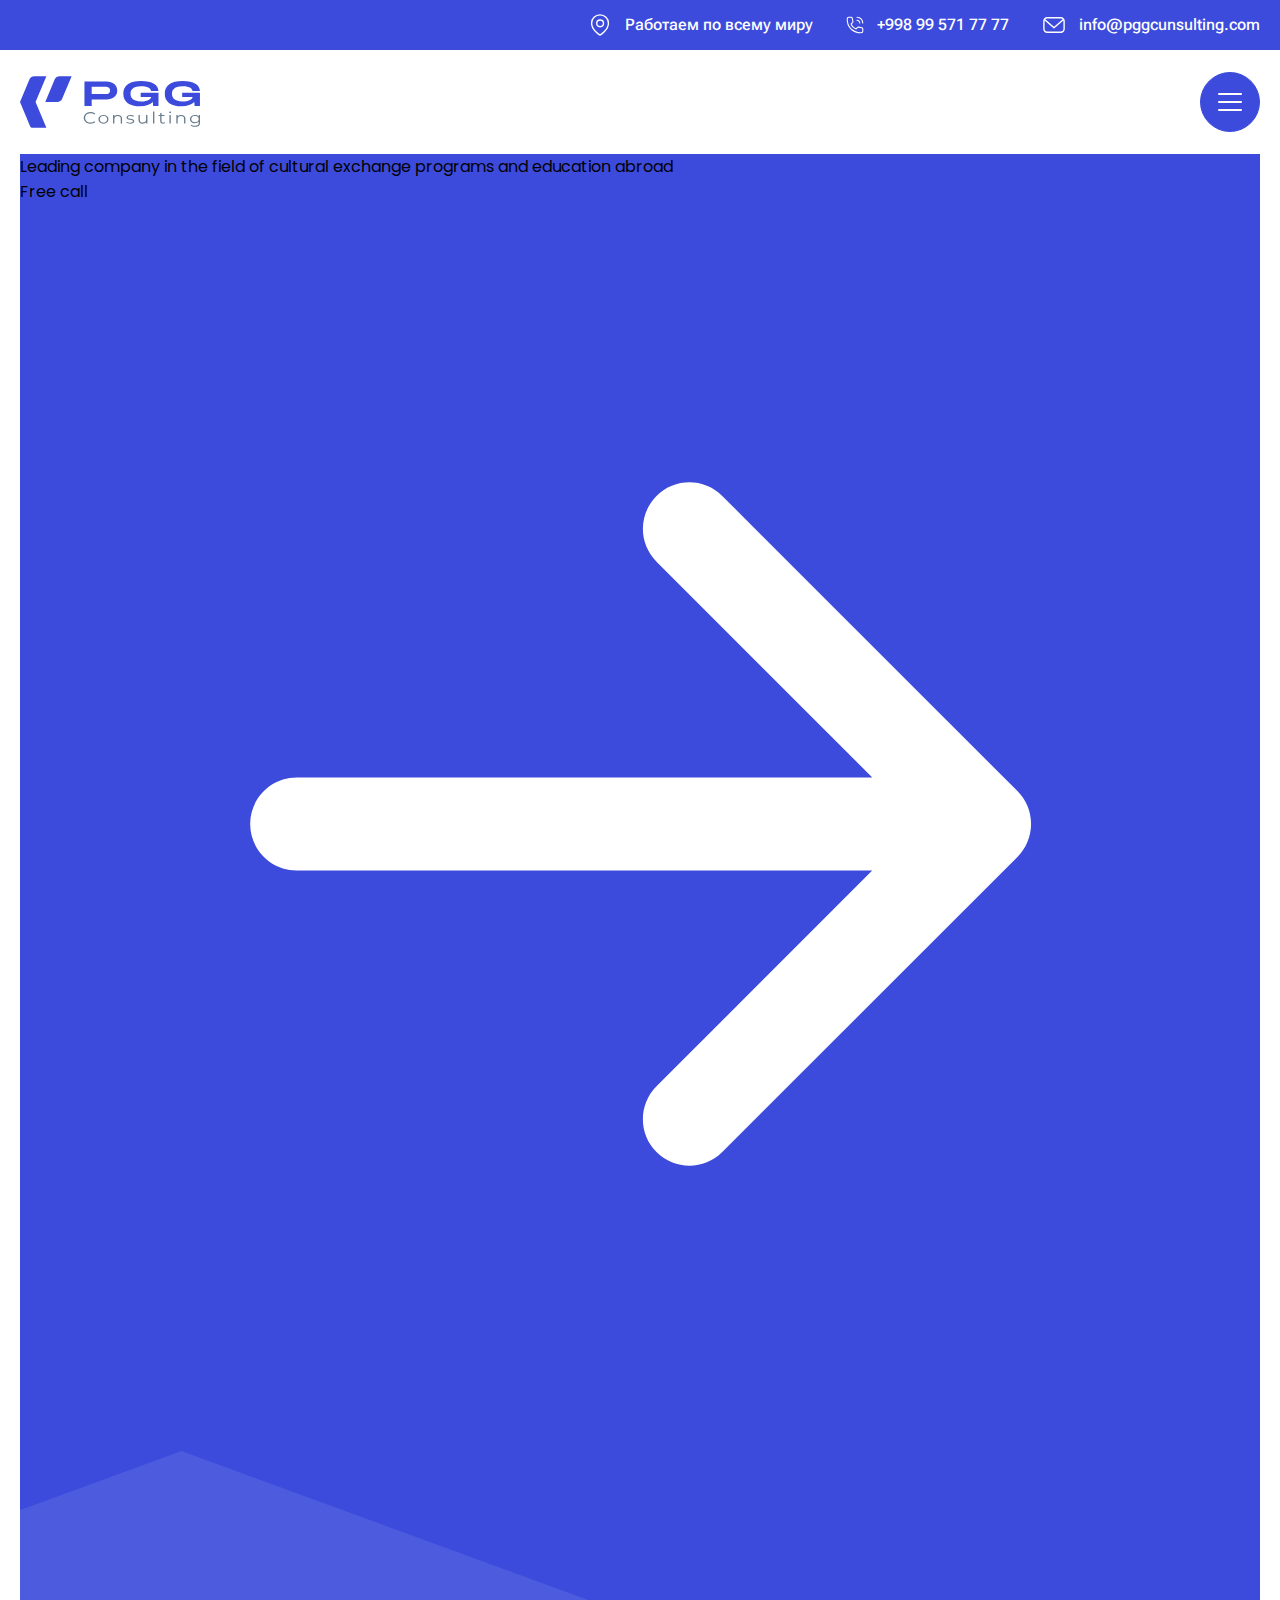
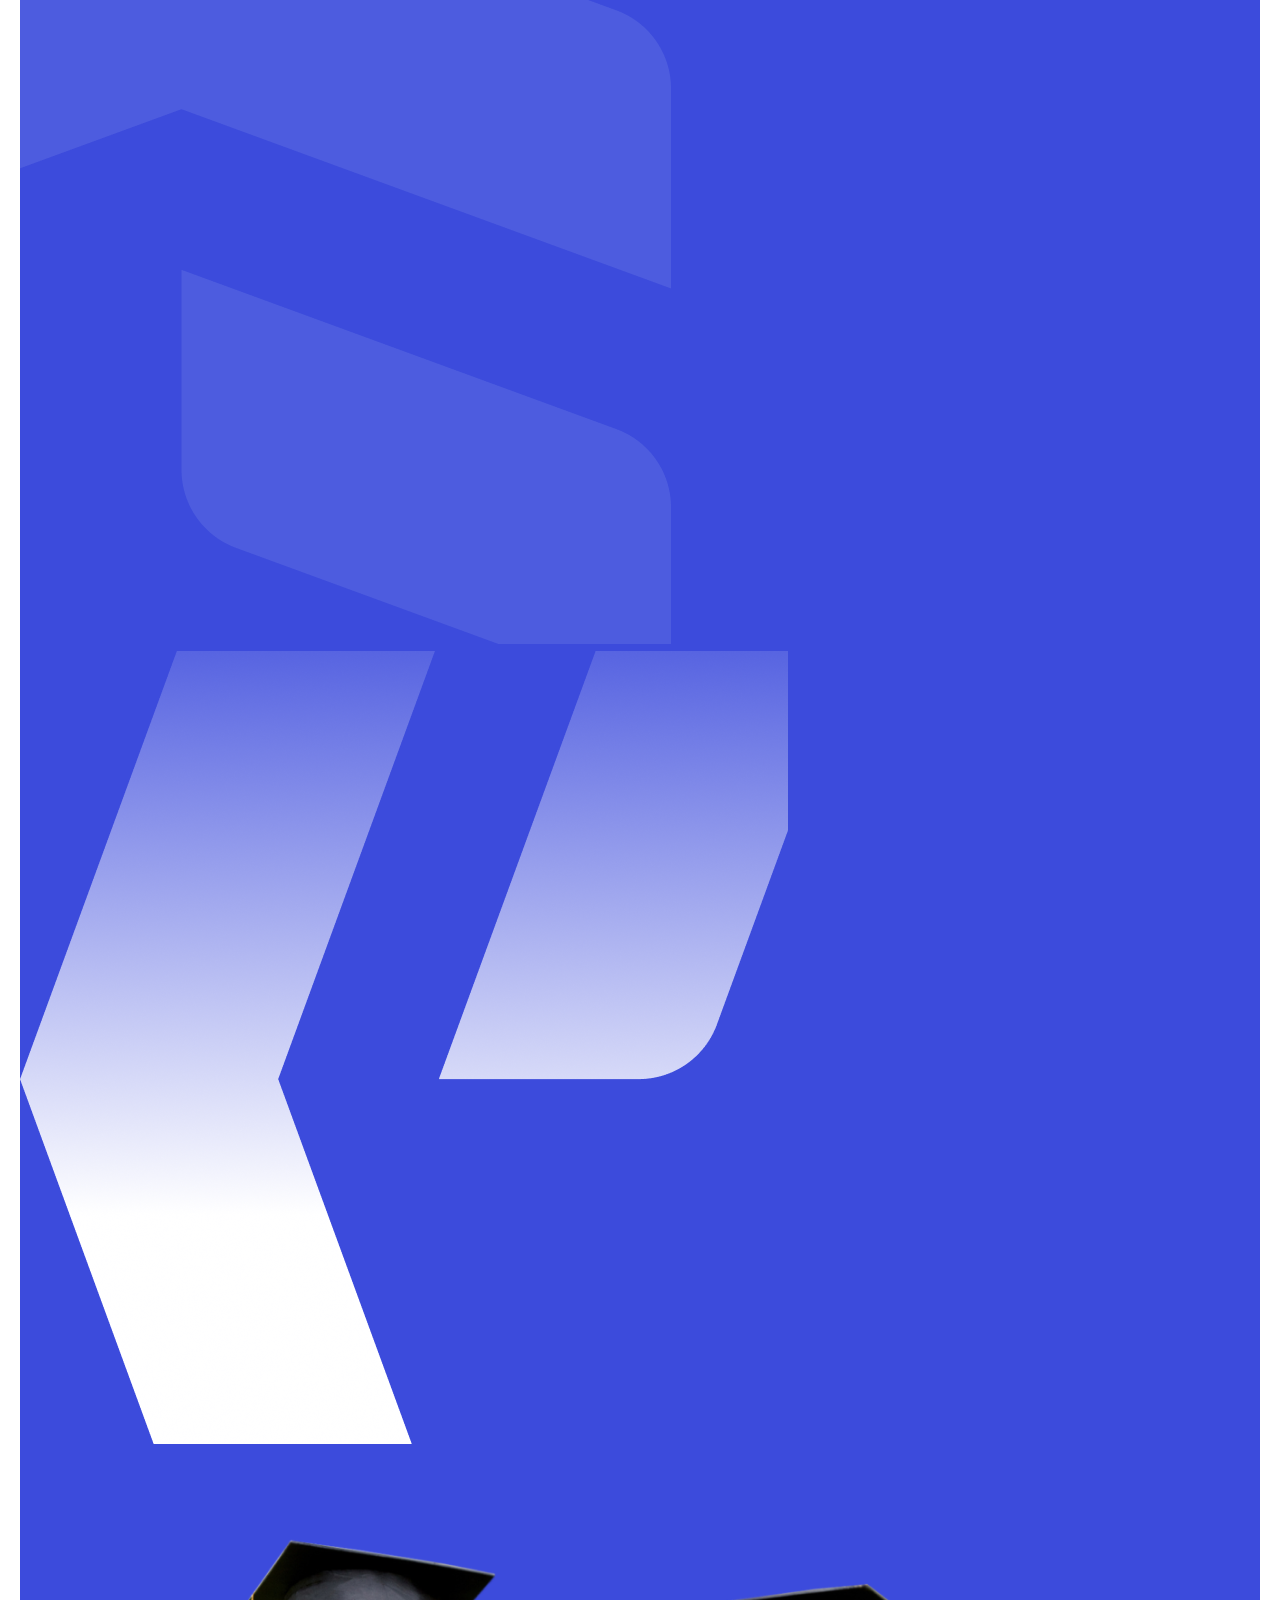
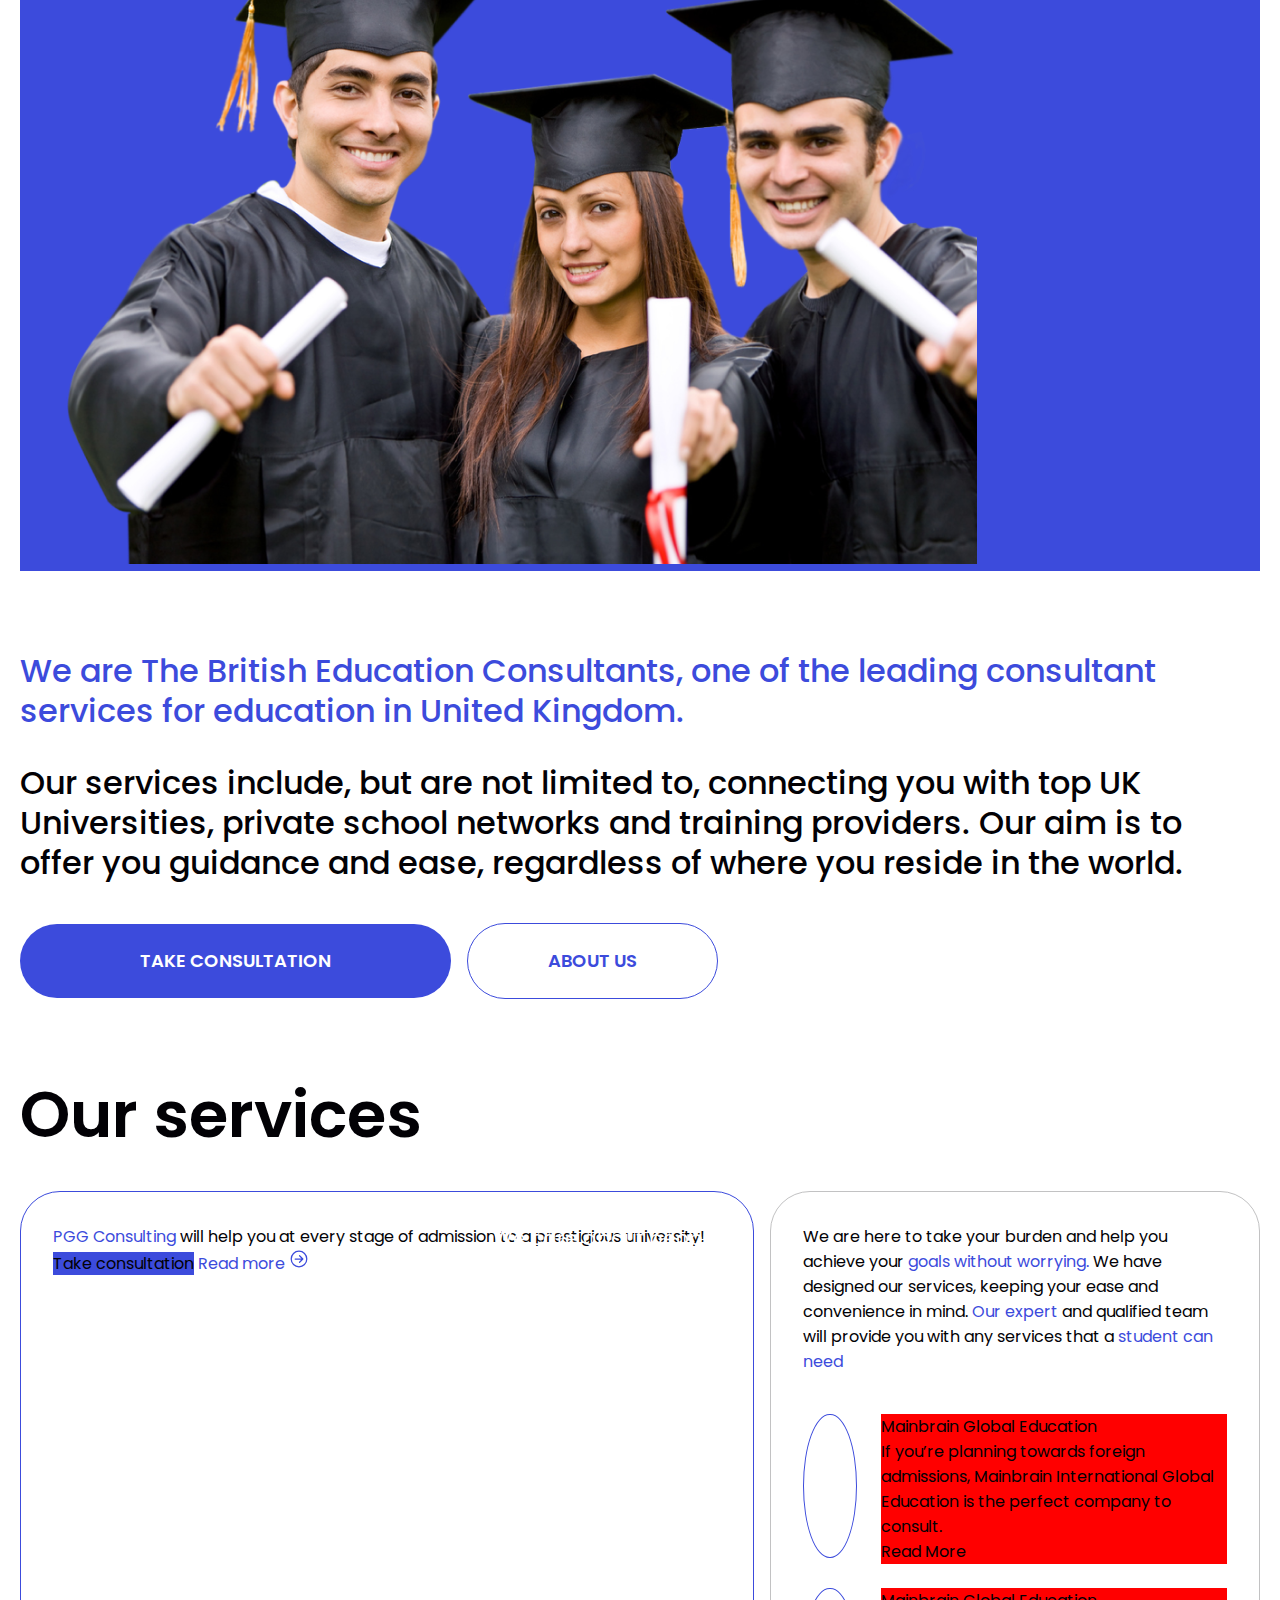
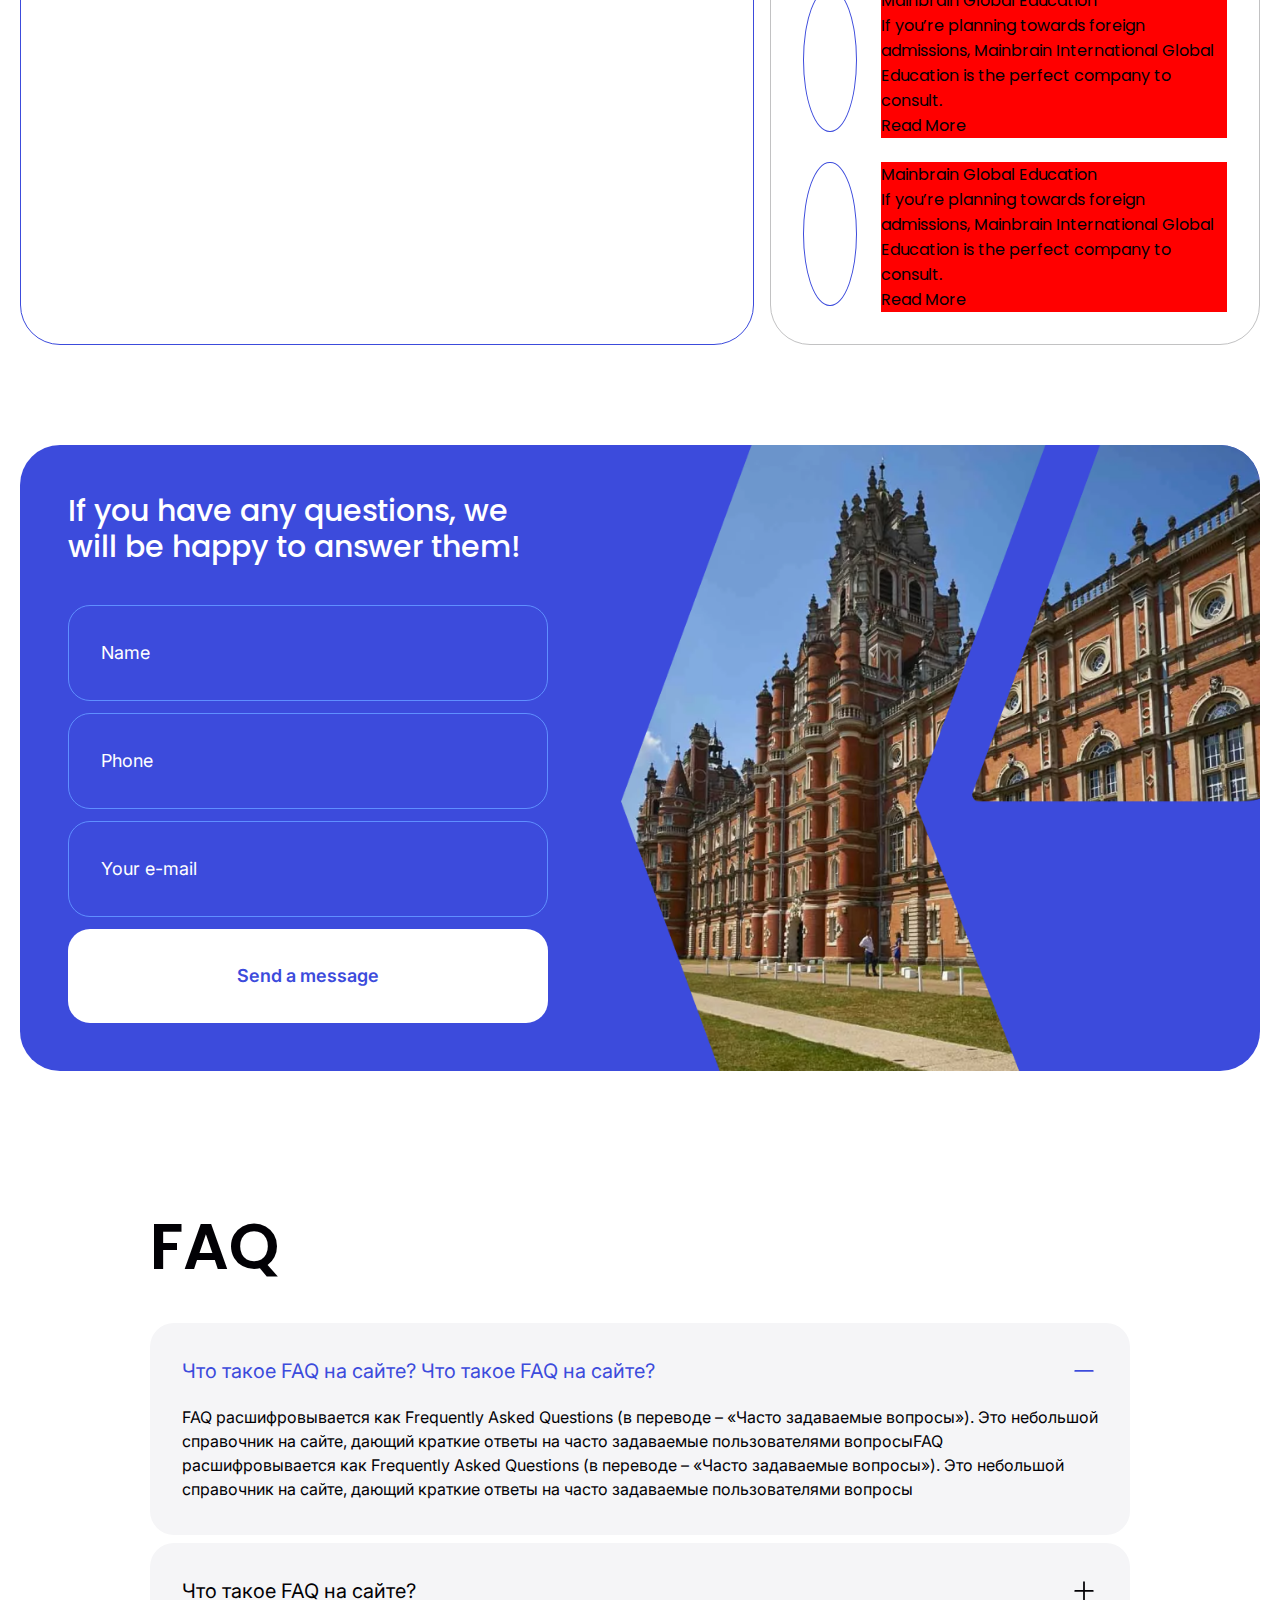
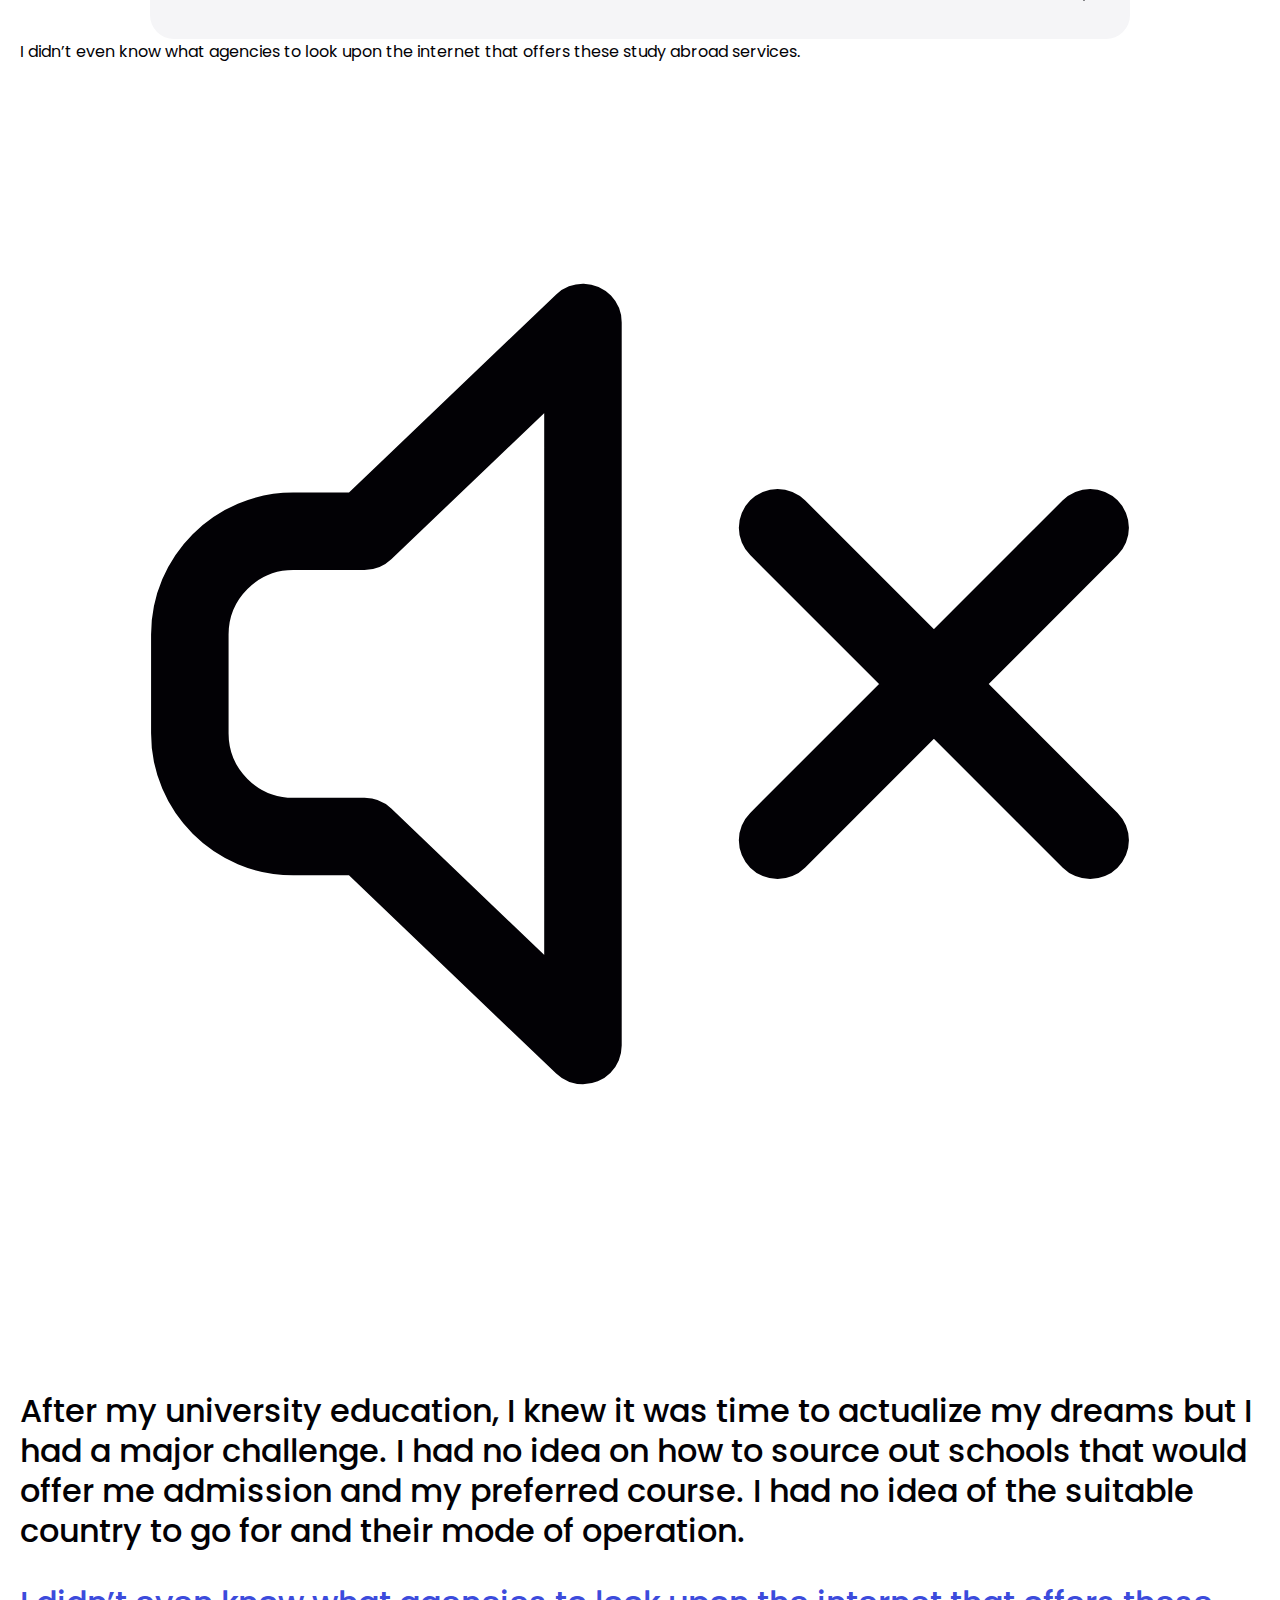
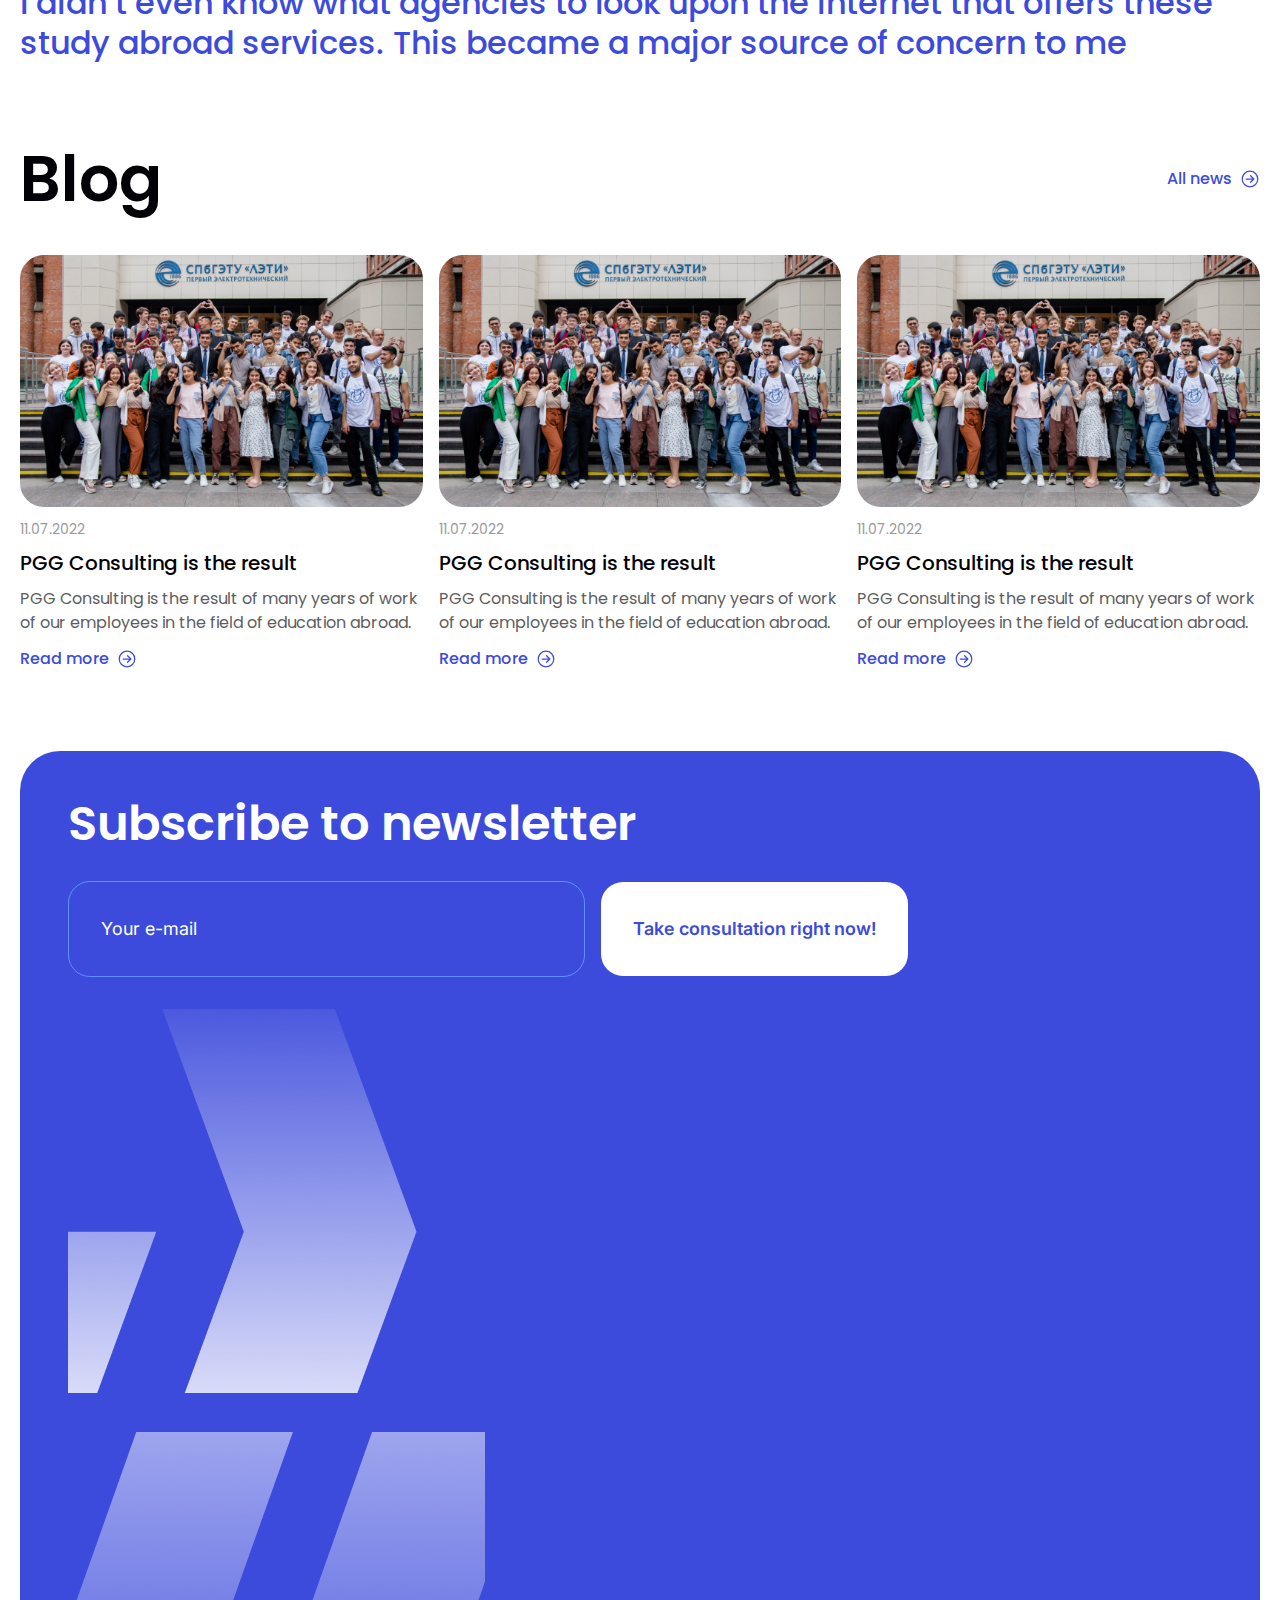
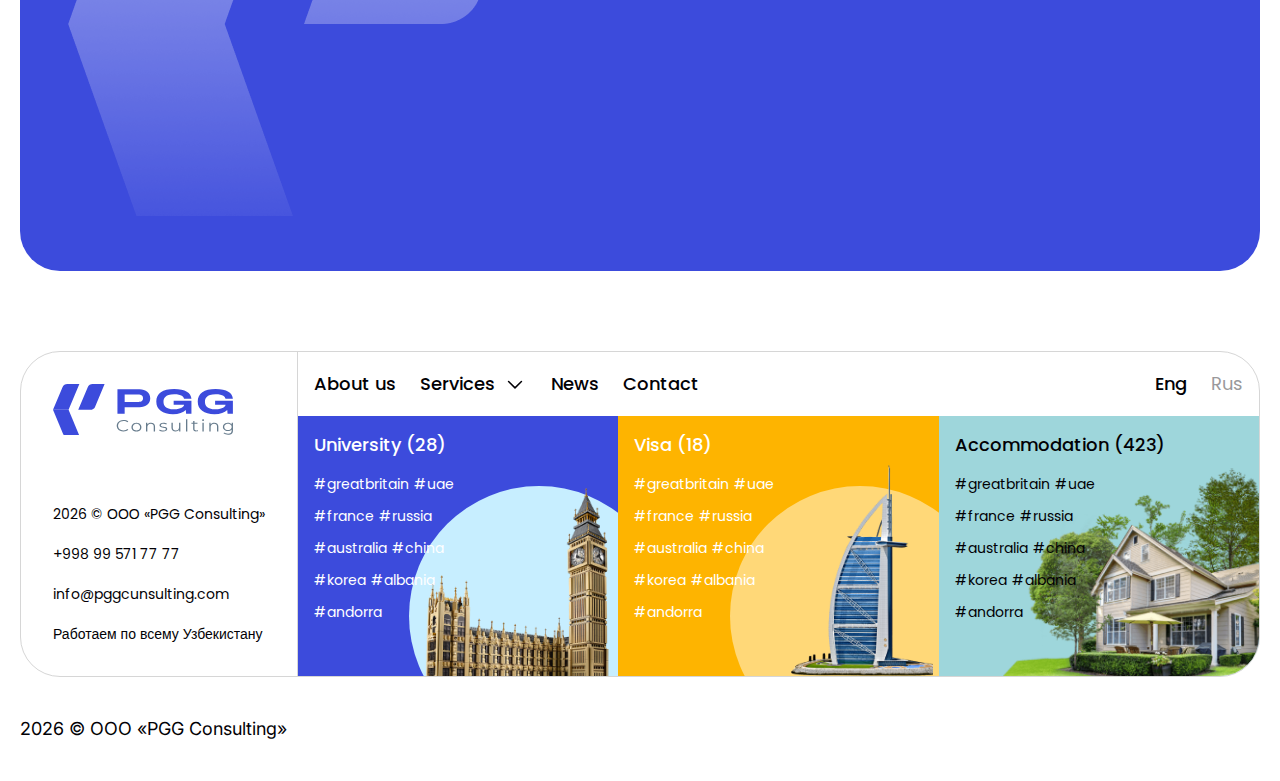
<file: index.html>
<!DOCTYPE html>
<html lang="en">
  <head>
	<meta charset="UTF-8" />
	<meta http-equiv="X-UA-Compatible" content="IE=edge" />
	<meta name="viewport" content="width=device-width, initial-scale=1.0" />
	<title>PGG Consulting | Home</title>
	<link rel="stylesheet" href="./css/basics.css">
	<link rel="stylesheet" href="./css/index.css">
	<script src="./js/scripts.js" defer></script>
  </head>
  <body class="body">
	<header>
	  <div class="header__inner">
		<div class="header__info">
		  <div class="header__info__inner contentCenter">
			<div id="locationDiv">
			  <a class="infoDiv" href="./contact.html">
				<svg class="emailSvg" viewBox="0 0 28 28" fill="none" xmlns="http://www.w3.org/2000/svg">
				  <path d="M13.9975 24.8873C13.9975 24.8873 4.93945 19.4448 4.93945 12.1847C4.93945 7.17267 9.00179 3.11033 14.0138 3.11033C19.0258 3.11033 23.0881 7.17267 23.0881 12.1847C23.0881 19.4448 13.9975 24.8873 13.9975 24.8873Z" stroke="white" stroke-width="1.5" stroke-miterlimit="10" stroke-linecap="round" stroke-linejoin="round"/>
			      <path d="M14.1295 15.8153C16.134 15.8153 17.759 14.1903 17.759 12.1858C17.759 10.1813 16.134 8.55633 14.1295 8.55633C12.125 8.55633 10.5 10.1813 10.5 12.1858C10.5 14.1903 12.125 15.8153 14.1295 15.8153Z" stroke="white" stroke-width="1.5" stroke-miterlimit="10" stroke-linecap="round" stroke-linejoin="round"/>
				</svg>
				<span class="header__info__text">Работаем по всему миру</span>
			  </a>
			</div>
			<div id="phoneDiv">
			  <a class="infoDiv" href="tel:+998995717777">
			  	<svg class="phoneSvg" viewBox="0 0 28 28" fill="none" xmlns="http://www.w3.org/2000/svg">
				  <path d="M11.2072 16.7592C12.2572 17.766 13.488 18.585 14.8484 19.166L15.4539 19.4238L17.3147 17.5338C17.7767 17.0648 18.4452 16.8618 19.0904 16.9972L23.5984 17.941C24.3614 18.1032 24.9062 18.7763 24.9062 19.5557V22.8013C24.9062 23.9622 23.9659 24.9025 22.805 24.9025H21.8075C17.2179 24.9025 12.6889 23.3823 9.26354 20.328C8.9812 20.0772 8.70704 19.817 8.43987 19.551L8.48304 19.5942C8.21587 19.327 7.95687 19.0528 7.70604 18.7705C4.65054 15.3463 3.13037 10.8173 3.13037 6.22767V5.23017C3.13037 4.06933 4.0707 3.129 5.23154 3.129H8.4772C9.25654 3.129 9.9297 3.67383 10.0919 4.43683L11.0369 8.94483C11.171 9.58883 10.9692 10.2585 10.5002 10.7205L8.6102 12.5813L8.86804 13.1868C9.44904 14.546 10.1992 15.7092 11.2072 16.7592Z" stroke="currentColor" stroke-width="1.5" stroke-miterlimit="10" stroke-linecap="round" stroke-linejoin="round"/>
				  <path d="M16.7847 2.42916C16.3705 2.42916 16.0347 2.76495 16.0347 3.17916C16.0347 3.59338 16.3705 3.92916 16.7847 3.92916V2.42916ZM24.0718 11.2163C24.0718 11.6305 24.4076 11.9663 24.8218 11.9663C25.236 11.9663 25.5718 11.6305 25.5718 11.2163H24.0718ZM16.7847 6.55916C16.3705 6.55916 16.0347 6.89495 16.0347 7.30916C16.0347 7.72338 16.3705 8.05916 16.7847 8.05916V6.55916ZM19.9418 11.2163C19.9418 11.6305 20.2776 11.9663 20.6918 11.9663C21.106 11.9663 21.4418 11.6305 21.4418 11.2163H19.9418ZM16.7847 3.92916C20.8096 3.92916 24.0718 7.19138 24.0718 11.2163H25.5718C25.5718 6.36295 21.638 2.42916 16.7847 2.42916V3.92916ZM16.7847 8.05916C18.5278 8.05916 19.9418 9.47236 19.9418 11.2163H21.4418C21.4418 8.64364 19.3559 6.55916 16.7847 6.55916V8.05916Z" fill="currentColor"/>
	  		  	</svg>	
			  	<span class="header__info__text">+998 99 571 77 77</span>
			  </a>	
			</div>
			<div id="emailDiv">
			  <a class="infoDiv" href="mailto:info@pggcunsulting.com">
				<svg class="emailSvg" viewBox="0 0 32 32" fill="none" xmlns="http://www.w3.org/2000/svg">
				  <path fill-rule="evenodd" clip-rule="evenodd" d="M4.46083 10.5641C4.42941 10.7424 4.41302 10.926 4.41302 11.1133V20.8867C4.41302 22.6226 5.81993 24.0295 7.55587 24.0295H24.4439C26.1799 24.0295 27.587 22.6224 27.5881 20.8875V11.1133C27.5881 10.9256 27.5716 10.7417 27.5401 10.5631L16.5576 19.9748C16.2367 20.2499 15.7631 20.2499 15.4421 19.9748L4.46083 10.5641ZM5.24738 8.98046L15.9999 18.1952L26.7531 8.97983C26.179 8.35908 25.3575 7.97048 24.4452 7.97048H7.55587C6.64322 7.97048 5.82151 8.35935 5.24738 8.98046ZM2.69873 11.1133C2.69873 8.43061 4.87315 6.25619 7.55587 6.25619H24.4452C27.1279 6.25619 29.3023 8.43061 29.3023 11.1133V20.888C29.3007 23.5691 27.1265 25.7438 24.4439 25.7438H7.55587C4.87315 25.7438 2.69873 23.5694 2.69873 20.8867V11.1133Z" fill="currentColor"/>
				</svg>
				<span class="header__info__text">info@pggcunsulting.com</span>
			  </a>	
			</div>
		  </div>	
		</div>
		<div class="header__navigation">
		  <div class="header__navigation__inner contentCenter">
			<div class="logo">
			  <a href="./index.html" aria-label="headerLogo">
			    <svg id="logoHeader" viewBox="0 0 268 77" fill="none" xmlns="http://www.w3.org/2000/svg">
					  <path d="M58.9186 0C55.7832 0 52.9776 1.71799 51.9016 4.29749L37.6015 38.5H55.5518C58.6872 38.5 61.4928 36.782 62.5688 34.2025L76.8689 0H58.9186Z" fill="#3C4BDC"/>
					  <path d="M39.2734 0H21.3231C18.1877 0 15.3821 1.71799 14.3061 4.29749L0.00596619 38.5H23.18L39.2734 0Z" fill="#3C4BDC"/>
					  <path d="M0 38.5L15.0718 74.5431C15.6941 76.0312 17.1492 77 18.7622 77H39.2733L23.1799 38.5H0Z" fill="#3C4BDC"/>
					  <path d="M144.812 21.264C144.812 29.4231 138.304 34.6531 128.811 34.6531H106.724V44.4339H95.9761V7.82422H128.811C138.31 7.82422 144.812 13.1049 144.812 21.264ZM134.069 21.264C134.069 15.7198 129.054 15.7198 125.832 15.7198H106.73V26.7524H125.832C129.054 26.7575 134.069 26.7575 134.069 21.264Z" fill="#3C4BDC"/>
					  <path d="M179.677 24.8211H206.183V44.4335H198.246L197.766 38.6815C193.827 42.4469 187.556 44.9554 178.665 44.9554C163.265 44.9554 153.83 38.2609 153.83 26.1286C153.83 13.9963 163.26 7.30176 180.452 7.30176C197.165 7.30176 205.524 13.003 206.183 22.0997H195.261C194.665 19.3276 191.796 15.1974 180.458 15.1974C166.488 15.1974 164.579 21.9426 164.579 26.3364C164.579 30.7808 166.551 37.6832 180.458 37.6832C190.847 37.6832 195.024 33.71 195.261 30.9379H179.683V24.8211H179.677Z" fill="#3C4BDC"/>
					  <path d="M241.407 24.8211H267.913V44.4335H259.976L259.496 38.6815C255.557 42.4469 249.286 44.9554 240.395 44.9554C224.995 44.9554 215.56 38.2609 215.56 26.1286C215.56 13.9963 224.99 7.30176 242.188 7.30176C258.9 7.30176 267.259 13.003 267.919 22.0997H256.997C256.401 19.3276 253.532 15.1974 242.194 15.1974C228.223 15.1974 226.314 21.9426 226.314 26.3364C226.314 30.7808 228.287 37.6832 242.194 37.6832C252.583 37.6832 256.76 33.71 256.997 30.9379H241.419V24.8211H241.407Z" fill="#3C4BDC"/>
					  <path d="M99.8117 69.6762C98.2671 68.9312 97.0523 67.8974 96.1788 66.5747C95.2995 65.252 94.8599 63.7773 94.8599 62.1353C94.8599 60.4984 95.2995 59.0186 96.1788 57.701C97.0581 56.3783 98.2729 55.3445 99.8291 54.5995C101.385 53.8545 103.121 53.4795 105.047 53.4795C106.487 53.4795 107.824 53.6923 109.044 54.113C110.265 54.5336 111.3 55.1519 112.151 55.9627L110.849 57.103C109.334 55.76 107.419 55.086 105.105 55.086C103.572 55.086 102.172 55.3951 100.917 56.0083C99.6555 56.6266 98.6721 57.4678 97.9605 58.5371C97.249 59.6064 96.8903 60.8075 96.8903 62.1353C96.8903 63.463 97.249 64.6641 97.9605 65.7334C98.6721 66.8027 99.6555 67.644 100.917 68.2622C102.172 68.8805 103.572 69.1846 105.105 69.1846C107.436 69.1846 109.351 68.5055 110.849 67.1423L112.151 68.2825C111.3 69.0934 110.259 69.7116 109.027 70.1424C107.795 70.5732 106.458 70.786 105.018 70.786C103.092 70.7911 101.356 70.4211 99.8117 69.6762Z" fill="#667B8C"/>
					  <path d="M120.475 69.9295C119.347 69.372 118.456 68.5967 117.808 67.6084C117.16 66.6202 116.836 65.5002 116.836 64.2536C116.836 63.0069 117.16 61.8869 117.808 60.8987C118.456 59.9105 119.341 59.1402 120.475 58.5878C121.603 58.0354 122.87 57.7617 124.276 57.7617C125.681 57.7617 126.948 58.0354 128.076 58.5878C129.204 59.1402 130.09 59.9105 130.726 60.8987C131.362 61.8869 131.686 63.0069 131.686 64.2536C131.686 65.5002 131.368 66.6202 130.726 67.6084C130.09 68.5967 129.204 69.372 128.076 69.9295C126.948 70.4869 125.681 70.7707 124.276 70.7707C122.87 70.7707 121.603 70.4869 120.475 69.9295ZM127.064 68.6169C127.886 68.2014 128.528 67.6186 128.99 66.8533C129.453 66.0932 129.685 65.2266 129.685 64.2536C129.685 63.2805 129.453 62.4139 128.99 61.6538C128.528 60.8936 127.886 60.3058 127.064 59.8902C126.243 59.4746 125.311 59.2719 124.276 59.2719C123.24 59.2719 122.309 59.4797 121.487 59.8902C120.666 60.3058 120.018 60.8936 119.544 61.6538C119.069 62.4139 118.838 63.2805 118.838 64.2536C118.838 65.2266 119.075 66.0932 119.544 66.8533C120.012 67.6135 120.66 68.2014 121.487 68.6169C122.309 69.0325 123.24 69.2352 124.276 69.2352C125.311 69.2352 126.243 69.0274 127.064 68.6169Z" fill="#667B8C"/>
					  <path d="M150.348 59.1604C151.43 60.0929 151.974 61.4511 151.974 63.2349V70.6491H150.001V63.4022C150.001 62.0744 149.619 61.0609 148.861 60.3615C148.103 59.6621 147.022 59.3175 145.616 59.3175C144.043 59.3175 142.799 59.728 141.885 60.5439C140.971 61.3598 140.508 62.495 140.508 63.9343V70.644H138.535V57.858H140.421V60.2145C140.959 59.4341 141.7 58.831 142.654 58.4053C143.609 57.9745 144.714 57.7617 145.969 57.7617C147.808 57.7617 149.266 58.228 150.348 59.1604Z" fill="#667B8C"/>
					  <path d="M160.674 70.3205C159.592 70.0215 158.747 69.6465 158.134 69.1904L159.025 67.8271C159.633 68.2478 160.402 68.5924 161.328 68.8609C162.253 69.1295 163.213 69.2613 164.214 69.2613C165.545 69.2613 166.534 69.0789 167.17 68.714C167.807 68.3491 168.125 67.8322 168.125 67.1683C168.125 66.697 167.951 66.3271 167.598 66.0635C167.245 65.795 166.8 65.5922 166.268 65.4554C165.73 65.3186 165.018 65.1818 164.127 65.0551C162.941 64.8625 161.993 64.6648 161.27 64.4621C160.547 64.2594 159.933 63.9148 159.424 63.4283C158.915 62.9418 158.661 62.2678 158.661 61.4113C158.661 60.342 159.17 59.4653 160.188 58.7862C161.206 58.1071 162.623 57.7676 164.434 57.7676C165.377 57.7676 166.32 57.8791 167.263 58.097C168.206 58.3149 168.981 58.6038 169.594 58.9585L168.732 60.342C167.529 59.6122 166.094 59.2474 164.428 59.2474C163.167 59.2474 162.224 59.44 161.582 59.8302C160.94 60.2204 160.622 60.7322 160.622 61.3606C160.622 61.8471 160.801 62.2373 161.166 62.5262C161.524 62.8201 161.975 63.033 162.513 63.1698C163.051 63.3067 163.792 63.4486 164.735 63.5955C165.898 63.7881 166.835 63.9857 167.54 64.1783C168.24 64.3709 168.842 64.7054 169.345 65.1767C169.849 65.648 170.092 66.2966 170.092 67.1227C170.092 68.2427 169.559 69.1295 168.495 69.7833C167.431 70.437 165.955 70.7664 164.07 70.7664C162.889 70.7715 161.756 70.6195 160.674 70.3205Z" fill="#667B8C"/>
					  <path d="M189.714 57.8586V70.6446H187.828V68.3084C187.313 69.0888 186.596 69.6919 185.693 70.1176C184.785 70.5483 183.75 70.7612 182.587 70.7612C180.684 70.7612 179.18 70.295 178.081 69.3625C176.981 68.43 176.426 67.0668 176.426 65.2677V57.8535H178.399V65.1005C178.399 66.4434 178.775 67.4671 179.538 68.1614C180.296 68.8607 181.378 69.2054 182.784 69.2054C184.317 69.2054 185.531 68.7949 186.422 67.979C187.313 67.163 187.753 66.0228 187.753 64.5633V57.8535H189.714V57.8586Z" fill="#667B8C"/>
					  <path d="M198.067 52.6084H200.04V70.6497H198.067V52.6084Z" fill="#667B8C"/>
					  <path d="M216.105 69.8696C215.734 70.1636 215.277 70.3865 214.728 70.5385C214.178 70.6906 213.611 70.7717 213.021 70.7717C211.65 70.7717 210.597 70.4473 209.857 69.7987C209.116 69.15 208.746 68.2327 208.746 67.0519V59.3185H206.137V57.859H208.746V55.0615H210.719V57.859H215.162V59.3185H210.719V66.9506C210.719 67.7107 210.939 68.2935 211.373 68.6888C211.806 69.0841 212.431 69.2868 213.247 69.2868C213.652 69.2868 214.045 69.2311 214.427 69.1145C214.809 69.003 215.133 68.8409 215.41 68.628L216.105 69.8696Z" fill="#667B8C"/>
					  <path d="M222.491 54.6965C222.213 54.4533 222.074 54.1593 222.074 53.8198C222.074 53.4954 222.213 53.2116 222.491 52.9684C222.768 52.7251 223.11 52.6035 223.52 52.6035C223.931 52.6035 224.267 52.7201 224.55 52.9582C224.834 53.1964 224.967 53.4752 224.967 53.7944C224.967 54.1492 224.828 54.4533 224.55 54.6965C224.273 54.9398 223.931 55.0614 223.52 55.0614C223.11 55.0614 222.768 54.9398 222.491 54.6965ZM222.514 57.8588H224.487V70.6448H222.514V57.8588Z" fill="#667B8C"/>
					  <path d="M244.624 59.1604C245.705 60.0929 246.249 61.4511 246.249 63.2349V70.6491H244.276V63.4022C244.276 62.0744 243.895 61.0609 243.137 60.3615C242.379 59.6621 241.297 59.3175 239.892 59.3175C238.318 59.3175 237.074 59.728 236.16 60.5439C235.246 61.3649 234.784 62.495 234.784 63.9343V70.644H232.811V57.858H234.697V60.2145C235.235 59.4341 235.975 58.831 236.93 58.4053C237.884 57.9745 238.989 57.7617 240.244 57.7617C242.078 57.7617 243.536 58.228 244.624 59.1604Z" fill="#667B8C"/>
					  <path d="M268 57.8582V69.0884C268 71.2625 267.393 72.869 266.184 73.913C264.975 74.9569 263.147 75.4789 260.705 75.4789C259.358 75.4789 258.073 75.3066 256.864 74.9569C255.649 74.6072 254.666 74.1258 253.908 73.5126L254.909 72.2C255.609 72.7524 256.465 73.1781 257.477 73.4872C258.484 73.7964 259.543 73.9484 260.653 73.9484C262.505 73.9484 263.864 73.5734 264.732 72.8183C265.599 72.0632 266.033 70.8925 266.033 69.3063V67.6796C265.426 68.4904 264.622 69.1036 263.633 69.5293C262.643 69.9499 261.544 70.1628 260.341 70.1628C258.97 70.1628 257.726 69.8993 256.61 69.3722C255.493 68.8452 254.614 68.1053 253.972 67.1576C253.336 66.2099 253.017 65.1355 253.017 63.9345C253.017 62.7334 253.336 61.6641 253.972 60.7266C254.608 59.789 255.487 59.0592 256.592 58.5373C257.703 58.0203 258.953 57.7568 260.341 57.7568C261.579 57.7568 262.701 57.9747 263.696 58.4106C264.691 58.8464 265.501 59.4799 266.108 60.3059V57.8481H268V57.8582ZM263.395 68.0343C264.246 67.639 264.911 67.0816 265.38 66.367C265.854 65.6524 266.085 64.8416 266.085 63.9345C266.085 63.0273 265.848 62.2216 265.38 61.5171C264.911 60.8127 264.252 60.2603 263.407 59.865C262.562 59.4697 261.608 59.2721 260.538 59.2721C259.485 59.2721 258.536 59.4647 257.692 59.8549C256.847 60.2451 256.193 60.7925 255.719 61.507C255.25 62.2216 255.013 63.0324 255.013 63.9395C255.013 64.8467 255.25 65.6575 255.719 66.3721C256.193 67.0866 256.847 67.639 257.692 68.0394C258.536 68.4347 259.485 68.6374 260.538 68.6374C261.59 68.6374 262.545 68.4296 263.395 68.0343Z" fill="#667B8C"/>
				</svg>
			  </a>
			  <a href="./index.html" aria-label="mobileLogo">
				<svg id="logoMobile" class="hidden" viewBox="0 0 170 56" fill="none" xmlns="http://www.w3.org/2000/svg">
						<path d="M37.1784 -3.8147e-06C35.2 -3.8147e-06 33.4296 1.23745 32.7506 3.09546L23.7271 27.7314H35.054C37.0324 27.7314 38.8028 26.4939 39.4818 24.6359L48.5053 -3.8147e-06H37.1784Z" fill="white"/>
						<path d="M24.7819 -3.8147e-06H13.455C11.4766 -3.8147e-06 9.70617 1.23745 9.02722 3.09546L0.00366211 27.7314H14.6268L24.7819 -3.8147e-06Z" fill="white"/>
						<path d="M0 27.7314L9.19752 52.8386C9.77489 54.4148 11.2749 55.4627 12.9534 55.4627H24.7819L14.6268 27.7314H0Z" fill="white"/>
						<path d="M91.3781 15.3166C91.3781 21.1936 87.2715 24.9607 81.2814 24.9607H67.3445V32.0058H60.5623V5.63595H81.2814C87.2752 5.63595 91.3781 9.43956 91.3781 15.3166ZM84.5995 15.3166C84.5995 11.3231 81.4347 11.3231 79.4015 11.3231H67.3482V19.2698H79.4015C81.4347 19.2735 84.5995 19.2735 84.5995 15.3166Z" fill="white"/>
						<path d="M113.378 17.8791H130.104V32.0058H125.096L124.793 27.8627C122.307 30.5748 118.35 32.3817 112.74 32.3817C103.022 32.3817 97.0688 27.5597 97.0688 18.8209C97.0688 10.082 103.019 5.25997 113.868 5.25997C124.413 5.25997 129.688 9.36656 130.104 15.9189H123.212C122.836 13.9221 121.026 10.9471 113.871 10.9471C105.056 10.9471 103.851 15.8057 103.851 18.9705C103.851 22.1718 105.096 27.1436 113.871 27.1436C120.427 27.1436 123.063 24.2817 123.212 22.285H113.382V17.8791H113.378Z" fill="white"/>
						<path d="M152.331 17.8791H169.057V32.0058H164.049L163.746 27.8627C161.26 30.5748 157.303 32.3817 151.692 32.3817C141.975 32.3817 136.021 27.5597 136.021 18.8209C136.021 10.082 141.971 5.25997 152.824 5.25997C163.37 5.25997 168.644 9.36656 169.06 15.9189H162.169C161.793 13.9221 159.982 10.9471 152.827 10.9471C144.012 10.9471 142.807 15.8057 142.807 18.9705C142.807 22.1718 144.052 27.1436 152.827 27.1436C159.383 27.1436 162.019 24.2817 162.169 22.285H152.338V17.8791H152.331Z" fill="white"/>
						<path d="M62.9823 50.188C62.0077 49.6514 61.2411 48.9067 60.6899 47.954C60.1351 47.0013 59.8577 45.939 59.8577 44.7563C59.8577 43.5773 60.1351 42.5114 60.6899 41.5623C61.2448 40.6096 62.0114 39.8649 62.9933 39.3283C63.9752 38.7917 65.0703 38.5216 66.2859 38.5216C67.1948 38.5216 68.038 38.6749 68.8082 38.9779C69.5784 39.2809 70.2318 39.7262 70.7684 40.3103L69.9471 41.1316C68.9907 40.1642 67.7825 39.6787 66.3224 39.6787C65.355 39.6787 64.4717 39.9014 63.6795 40.3431C62.8838 40.7884 62.2632 41.3944 61.8142 42.1646C61.3652 42.9348 61.1389 43.7999 61.1389 44.7563C61.1389 45.7127 61.3652 46.5778 61.8142 47.348C62.2632 48.1183 62.8838 48.7242 63.6795 49.1695C64.4717 49.6149 65.355 49.8339 66.3224 49.8339C67.7934 49.8339 69.0017 49.3448 69.9471 48.3628L70.7684 49.1842C70.2318 49.7682 69.5748 50.2135 68.7973 50.5238C68.0198 50.8341 67.1765 50.9874 66.2676 50.9874C65.0521 50.9911 63.957 50.7246 62.9823 50.188Z" fill="white"/>
						<path d="M76.0211 50.3705C75.3093 49.969 74.7472 49.4105 74.3383 48.6987C73.9295 47.9869 73.7251 47.1801 73.7251 46.2822C73.7251 45.3842 73.9295 44.5775 74.3383 43.8657C74.7472 43.1538 75.3057 42.599 76.0211 42.2011C76.7329 41.8032 77.5324 41.6061 78.4194 41.6061C79.3064 41.6061 80.1058 41.8032 80.8176 42.2011C81.5295 42.599 82.0879 43.1538 82.4895 43.8657C82.891 44.5775 83.0954 45.3842 83.0954 46.2822C83.0954 47.1801 82.8947 47.9869 82.4895 48.6987C82.0879 49.4105 81.5295 49.969 80.8176 50.3705C80.1058 50.772 79.3064 50.9764 78.4194 50.9764C77.5324 50.9764 76.7329 50.772 76.0211 50.3705ZM80.1788 49.4251C80.6972 49.1257 81.1024 48.706 81.3944 48.1548C81.6864 47.6072 81.8324 46.983 81.8324 46.2822C81.8324 45.5813 81.6864 44.9571 81.3944 44.4095C81.1024 43.862 80.6972 43.4386 80.1788 43.1393C79.6605 42.8399 79.0728 42.6939 78.4194 42.6939C77.766 42.6939 77.1783 42.8436 76.6599 43.1393C76.1416 43.4386 75.7328 43.862 75.4334 44.4095C75.1341 44.9571 74.9881 45.5813 74.9881 46.2822C74.9881 46.983 75.1378 47.6072 75.4334 48.1548C75.7291 48.7023 76.1379 49.1257 76.6599 49.4251C77.1783 49.7244 77.766 49.8704 78.4194 49.8704C79.0728 49.8704 79.6605 49.7207 80.1788 49.4251Z" fill="white"/>
						<path d="M94.8717 42.6136C95.5543 43.2853 95.8974 44.2635 95.8974 45.5484V50.8888H94.6526V45.6689C94.6526 44.7125 94.4117 43.9825 93.9335 43.4787C93.4553 42.975 92.7727 42.7268 91.8857 42.7268C90.8928 42.7268 90.108 43.0224 89.5313 43.6101C88.9545 44.1978 88.6625 45.0155 88.6625 46.0522V50.8852H87.4177V41.6755H88.6077V43.3729C88.9472 42.8107 89.4145 42.3763 90.0168 42.0697C90.6191 41.7594 91.3163 41.6061 92.1084 41.6061C93.2692 41.6061 94.189 41.9419 94.8717 42.6136Z" fill="white"/>
						<path d="M101.387 50.6516C100.705 50.4362 100.172 50.1661 99.7847 49.8376L100.347 48.8556C100.73 49.1586 101.216 49.4068 101.8 49.6003C102.384 49.7937 102.99 49.8887 103.621 49.8887C104.461 49.8887 105.085 49.7572 105.486 49.4944C105.888 49.2316 106.089 48.8593 106.089 48.3811C106.089 48.0416 105.979 47.7751 105.757 47.5853C105.534 47.3919 105.253 47.2458 104.917 47.1473C104.578 47.0487 104.129 46.9502 103.566 46.8589C102.818 46.7202 102.219 46.5778 101.763 46.4318C101.307 46.2858 100.92 46.0376 100.599 45.6872C100.277 45.3367 100.117 44.8512 100.117 44.2343C100.117 43.4641 100.438 42.8326 101.081 42.3435C101.723 41.8543 102.617 41.6098 103.76 41.6098C104.355 41.6098 104.95 41.6901 105.545 41.847C106.14 42.004 106.629 42.2121 107.016 42.4676L106.472 43.4641C105.713 42.9385 104.807 42.6757 103.756 42.6757C102.96 42.6757 102.365 42.8144 101.96 43.0954C101.555 43.3765 101.354 43.7452 101.354 44.1978C101.354 44.5483 101.467 44.8293 101.697 45.0374C101.924 45.2491 102.208 45.4024 102.548 45.501C102.887 45.5995 103.355 45.7018 103.95 45.8076C104.683 45.9463 105.275 46.0887 105.72 46.2274C106.162 46.3661 106.541 46.607 106.859 46.9465C107.177 47.286 107.33 47.7532 107.33 48.3482C107.33 49.1549 106.994 49.7937 106.322 50.2646C105.651 50.7355 104.72 50.9728 103.53 50.9728C102.785 50.9764 102.07 50.8669 101.387 50.6516Z" fill="white"/>
						<path d="M119.712 41.6755V50.8852H118.522V49.2024C118.197 49.7646 117.744 50.1989 117.175 50.5056C116.602 50.8158 115.948 50.9691 115.214 50.9691C114.014 50.9691 113.064 50.6333 112.371 49.9617C111.677 49.29 111.327 48.3081 111.327 47.0122V41.6718H112.572V46.8918C112.572 47.8591 112.809 48.5964 113.291 49.0965C113.769 49.6003 114.452 49.8485 115.339 49.8485C116.306 49.8485 117.072 49.5528 117.635 48.9651C118.197 48.3774 118.474 47.5561 118.474 46.5048V41.6718H119.712V41.6755Z" fill="white"/>
						<path d="M124.983 37.8939H126.228V50.8889H124.983V37.8939Z" fill="white"/>
						<path d="M136.364 50.3267C136.131 50.5384 135.842 50.699 135.496 50.8085C135.149 50.918 134.791 50.9764 134.419 50.9764C133.554 50.9764 132.889 50.7428 132.422 50.2756C131.955 49.8084 131.721 49.1477 131.721 48.2971V42.7268H130.075V41.6755H131.721V39.6605H132.966V41.6755H135.769V42.7268H132.966V48.2241C132.966 48.7717 133.105 49.1914 133.378 49.4762C133.652 49.7609 134.046 49.9069 134.561 49.9069C134.817 49.9069 135.065 49.8667 135.306 49.7828C135.547 49.7025 135.751 49.5857 135.926 49.4324L136.364 50.3267Z" fill="white"/>
						<path d="M140.394 39.3977C140.219 39.2225 140.132 39.0107 140.132 38.7662C140.132 38.5325 140.219 38.3281 140.394 38.1529C140.57 37.9777 140.785 37.8901 141.044 37.8901C141.303 37.8901 141.515 37.974 141.694 38.1456C141.873 38.3172 141.957 38.518 141.957 38.7479C141.957 39.0034 141.869 39.2225 141.694 39.3977C141.519 39.5729 141.303 39.6605 141.044 39.6605C140.785 39.6605 140.57 39.5729 140.394 39.3977ZM140.409 41.6755H141.654V50.8852H140.409V41.6755Z" fill="white"/>
						<path d="M154.36 42.6136C155.043 43.2853 155.386 44.2635 155.386 45.5484V50.8888H154.141V45.6689C154.141 44.7125 153.9 43.9825 153.422 43.4787C152.944 42.975 152.261 42.7268 151.374 42.7268C150.382 42.7268 149.597 43.0224 149.02 43.6101C148.443 44.2015 148.151 45.0155 148.151 46.0522V50.8852H146.906V41.6755H148.096V43.3729C148.436 42.8107 148.903 42.3763 149.506 42.0697C150.108 41.7594 150.805 41.6061 151.597 41.6061C152.754 41.6061 153.674 41.9419 154.36 42.6136Z" fill="white"/>
						<path d="M169.111 41.6755V49.7645C169.111 51.3305 168.728 52.4877 167.965 53.2396C167.202 53.9916 166.049 54.3676 164.508 54.3676C163.658 54.3676 162.847 54.2435 162.084 53.9916C161.318 53.7397 160.697 53.393 160.219 52.9513L160.851 52.0058C161.292 52.4037 161.833 52.7103 162.471 52.933C163.107 53.1557 163.775 53.2652 164.475 53.2652C165.643 53.2652 166.501 52.9951 167.049 52.4512C167.596 51.9073 167.87 51.0641 167.87 49.9215V48.7498C167.487 49.3338 166.979 49.7755 166.355 50.0821C165.731 50.3851 165.038 50.5384 164.278 50.5384C163.413 50.5384 162.628 50.3486 161.924 49.969C161.219 49.5893 160.664 49.0564 160.259 48.3738C159.858 47.6912 159.657 46.9173 159.657 46.0522C159.657 45.1871 159.858 44.4168 160.259 43.7415C160.661 43.0662 161.216 42.5406 161.913 42.1646C162.614 41.7923 163.402 41.6025 164.278 41.6025C165.059 41.6025 165.768 41.7594 166.395 42.0733C167.023 42.3873 167.534 42.8436 167.918 43.4386V41.6682H169.111V41.6755ZM166.206 49.0053C166.742 48.7206 167.162 48.319 167.458 47.8043C167.757 47.2896 167.903 46.7056 167.903 46.0522C167.903 45.3988 167.753 44.8184 167.458 44.311C167.162 43.8036 166.746 43.4057 166.213 43.121C165.68 42.8363 165.078 42.6939 164.402 42.6939C163.738 42.6939 163.139 42.8326 162.606 43.1137C162.073 43.3948 161.661 43.789 161.362 44.3037C161.066 44.8184 160.916 45.4024 160.916 46.0558C160.916 46.7092 161.066 47.2933 161.362 47.808C161.661 48.3227 162.073 48.7206 162.606 49.0089C163.139 49.2937 163.738 49.4397 164.402 49.4397C165.067 49.4397 165.669 49.29 166.206 49.0053Z" fill="white"/>
				</svg>
			  </a>
			</div>
			<div class="hamburger">
			  <span class="hamburger__span" id="span1"></span>	
			  <span class="hamburger__span" id="span2"></span>	
			  <span class="hamburger__span" id="span3"></span>	
			</div>  
		  </div> 	
		</div>
	  </div>	
	  <div class="mobileHeader hidden">
		<div class="mobileHeader__inner contentCenter">
		  <div class="margin"></div>
		  <div class="mobileHeader__content">
			<div class="mobileLinkContainer">
				<a class="mobileLink" href="./index.html" aria-label="home">Home</a>
				<a class="mobileLink" href="./about.html" aria-label="about">About us</a>
				<div class="servicesMobileContainer">
				  <div class="servicesMobileDiv">
					<span class="mobileLink">Services</span>		
					<svg class="chevron-down" viewBox="0 0 24 24" fill="none" xmlns="http://www.w3.org/2000/svg">
					  <path d="M18.4332 9.4502L12.0042 15.8802L5.57422 9.4502" stroke="white" stroke-width="1.5" stroke-miterlimit="10" stroke-linecap="round" stroke-linejoin="round"/>
					</svg>
				  </div>
				  <div class="mobileServiceList">
					<a class="serviceList__link" href="./educational-programs.html" aria-label="educational-programs">Educational programs</a>
					<a class="serviceList__link" href="./accomodation-consulting.html" aria-label="accomodation-consulting">Accomodation consulting</a>
					<a class="serviceList__link" href="./visa-consulting.html" aria-label="visa-consulting">Visa consulting</a>
				  </div>
				</div>
				<a class="mobileLink" href="./news.html" aria-label="news">News</a>
				<a class="mobileLink" href="./contact.html" aria-label="contact">Contact</a>
			</div>
			<div class="mobileSocialMediaContainer">
				<div class="mobileSvyaz">
				  <div id="phoneDiv">
						<a class="infoDiv" href="tel:+998995717777">
							<svg class="phoneSvg" viewBox="0 0 28 28" fill="none" xmlns="http://www.w3.org/2000/svg">
							<path d="M11.2072 16.7592C12.2572 17.766 13.488 18.585 14.8484 19.166L15.4539 19.4238L17.3147 17.5338C17.7767 17.0648 18.4452 16.8618 19.0904 16.9972L23.5984 17.941C24.3614 18.1032 24.9062 18.7763 24.9062 19.5557V22.8013C24.9062 23.9622 23.9659 24.9025 22.805 24.9025H21.8075C17.2179 24.9025 12.6889 23.3823 9.26354 20.328C8.9812 20.0772 8.70704 19.817 8.43987 19.551L8.48304 19.5942C8.21587 19.327 7.95687 19.0528 7.70604 18.7705C4.65054 15.3463 3.13037 10.8173 3.13037 6.22767V5.23017C3.13037 4.06933 4.0707 3.129 5.23154 3.129H8.4772C9.25654 3.129 9.9297 3.67383 10.0919 4.43683L11.0369 8.94483C11.171 9.58883 10.9692 10.2585 10.5002 10.7205L8.6102 12.5813L8.86804 13.1868C9.44904 14.546 10.1992 15.7092 11.2072 16.7592Z" stroke="currentColor" stroke-width="1.5" stroke-miterlimit="10" stroke-linecap="round" stroke-linejoin="round"/>
							<path d="M16.7847 2.42916C16.3705 2.42916 16.0347 2.76495 16.0347 3.17916C16.0347 3.59338 16.3705 3.92916 16.7847 3.92916V2.42916ZM24.0718 11.2163C24.0718 11.6305 24.4076 11.9663 24.8218 11.9663C25.236 11.9663 25.5718 11.6305 25.5718 11.2163H24.0718ZM16.7847 6.55916C16.3705 6.55916 16.0347 6.89495 16.0347 7.30916C16.0347 7.72338 16.3705 8.05916 16.7847 8.05916V6.55916ZM19.9418 11.2163C19.9418 11.6305 20.2776 11.9663 20.6918 11.9663C21.106 11.9663 21.4418 11.6305 21.4418 11.2163H19.9418ZM16.7847 3.92916C20.8096 3.92916 24.0718 7.19138 24.0718 11.2163H25.5718C25.5718 6.36295 21.638 2.42916 16.7847 2.42916V3.92916ZM16.7847 8.05916C18.5278 8.05916 19.9418 9.47236 19.9418 11.2163H21.4418C21.4418 8.64364 19.3559 6.55916 16.7847 6.55916V8.05916Z" fill="currentColor"/>
							  </svg>	
							<span class="header__info__text">+998 99 571 77 77</span>
						</a>	
				  </div>
				  <div id="emailDiv">
						<a class="infoDiv" href="mailto:info@pggcunsulting.com">
						  <svg class="emailSvg" viewBox="0 0 32 32" fill="none" xmlns="http://www.w3.org/2000/svg">
							<path fill-rule="evenodd" clip-rule="evenodd" d="M4.46083 10.5641C4.42941 10.7424 4.41302 10.926 4.41302 11.1133V20.8867C4.41302 22.6226 5.81993 24.0295 7.55587 24.0295H24.4439C26.1799 24.0295 27.587 22.6224 27.5881 20.8875V11.1133C27.5881 10.9256 27.5716 10.7417 27.5401 10.5631L16.5576 19.9748C16.2367 20.2499 15.7631 20.2499 15.4421 19.9748L4.46083 10.5641ZM5.24738 8.98046L15.9999 18.1952L26.7531 8.97983C26.179 8.35908 25.3575 7.97048 24.4452 7.97048H7.55587C6.64322 7.97048 5.82151 8.35935 5.24738 8.98046ZM2.69873 11.1133C2.69873 8.43061 4.87315 6.25619 7.55587 6.25619H24.4452C27.1279 6.25619 29.3023 8.43061 29.3023 11.1133V20.888C29.3007 23.5691 27.1265 25.7438 24.4439 25.7438H7.55587C4.87315 25.7438 2.69873 23.5694 2.69873 20.8867V11.1133Z" fill="currentColor"/>
						  </svg>
						  <span class="header__info__text">info@pggcunsulting.com</span>
						</a>	
				  </div>	
				</div>
				<div class="socialMediaDiv">
					<a href="#" aria-label="facebook" class="socialMedia">
					  <svg class="socialMediaIcon" viewBox="0 0 40 40" fill="none" xmlns="http://www.w3.org/2000/svg">
						<path d="M22.3537 36.6666H16.7108C15.7682 36.6666 15.0015 35.9051 15.0015 34.9689V22.3266H11.7093C10.7667 22.3266 10 21.5648 10 20.6289V15.2117C10 14.2755 10.7667 13.5139 11.7093 13.5139H15.0015V10.8011C15.0015 8.11137 15.8518 5.82293 17.4603 4.18364C19.076 2.53687 21.334 1.66663 23.9901 1.66663L28.2937 1.67357C29.2346 1.67517 30 2.43674 30 3.37134V8.40109C30 9.3373 29.2335 10.0989 28.2913 10.0989L25.3937 10.0999C24.51 10.0999 24.285 10.2759 24.2369 10.3298C24.1576 10.4193 24.0632 10.6722 24.0632 11.3705V13.5136H28.0735C28.3754 13.5136 28.6679 13.5876 28.9193 13.727C29.4615 14.0279 29.7986 14.597 29.7986 15.2119L29.7965 20.6291C29.7965 21.5648 29.0298 22.3264 28.0872 22.3264H24.0632V34.9689C24.0632 35.9051 23.2962 36.6666 22.3537 36.6666V36.6666ZM17.0672 34.6148H21.9972V21.4081C21.9972 20.783 22.5093 20.2745 23.1384 20.2745H27.7307L27.7326 15.5657H23.1382C22.5091 15.5657 21.9972 15.0573 21.9972 14.4322V11.3705C21.9972 10.5688 22.0792 9.6572 22.6884 8.972C23.4245 8.14368 24.5845 8.04808 25.3932 8.04808L27.9342 8.04701V3.72488L23.9885 3.71848C19.7199 3.71848 17.0672 6.43256 17.0672 10.8011V14.4322C17.0672 15.0571 16.5554 15.5657 15.9263 15.5657H12.0658V20.2745H15.9263C16.5554 20.2745 17.0672 20.783 17.0672 21.4081V34.6148ZM28.2896 3.72542H28.2899H28.2896Z" fill="#3C4BDC"/>
					  </svg>
					</a>
					<a href="#" aria-label="instagram" class="socialMedia">
					  <svg class="socialMediaIcon" viewBox="0 0 40 40" fill="none" xmlns="http://www.w3.org/2000/svg">
						<path d="M36.5845 13.1335C36.5064 11.3624 36.22 10.1447 35.8096 9.08962C35.3863 7.96966 34.735 6.96696 33.8817 6.13341C33.048 5.28689 32.0385 4.6291 30.9313 4.21245C29.8699 3.80217 28.6583 3.51575 26.8869 3.43766C25.1022 3.35296 24.5356 3.33337 20.0091 3.33337C15.4826 3.33337 14.916 3.35296 13.1379 3.43105C11.3665 3.50914 10.1486 3.79581 9.09354 4.20584C7.97311 4.6291 6.97021 5.28027 6.13651 6.13341C5.28982 6.96696 4.63217 7.97627 4.21519 9.08326C3.80482 10.1447 3.51835 11.3557 3.44025 13.1269C3.35553 14.9112 3.33594 15.4777 3.33594 20.0033C3.33594 24.529 3.35553 25.0955 3.43363 26.8732C3.51174 28.6443 3.79846 29.862 4.20883 30.9171C4.63217 32.037 5.28982 33.0397 6.13651 33.8733C6.97021 34.7198 7.97972 35.3776 9.08692 35.7942C10.1486 36.2045 11.3598 36.4909 13.1316 36.569C14.9094 36.6474 15.4762 36.6667 20.0027 36.6667C24.5292 36.6667 25.0958 36.6474 26.8739 36.569C28.6454 36.4909 29.8632 36.2045 30.9183 35.7942C33.1589 34.9281 34.9304 33.157 35.7966 30.9171C36.2067 29.8556 36.4935 28.6443 36.5716 26.8732C36.6497 25.0955 36.6693 24.529 36.6693 20.0033C36.6693 15.4777 36.6627 14.9112 36.5845 13.1335ZM33.5822 26.743C33.5105 28.3709 33.237 29.25 33.009 29.836C32.4488 31.2882 31.2961 32.4407 29.8436 33.0008C29.2575 33.2287 28.3719 33.5022 26.75 33.5736C24.9915 33.652 24.4641 33.6713 20.0157 33.6713C15.5673 33.6713 15.0333 33.652 13.2812 33.5736C11.6529 33.5022 10.7737 33.2287 10.1875 33.0008C9.46473 32.7337 8.80682 32.3105 8.2728 31.757C7.7192 31.2165 7.29586 30.5653 7.02873 29.8426C6.80078 29.2566 6.52728 28.3709 6.45579 26.7496C6.37743 24.9914 6.3581 24.4639 6.3581 20.0163C6.3581 15.5688 6.37743 15.0349 6.45579 13.2833C6.52728 11.6554 6.80078 10.7763 7.02873 10.1903C7.29586 9.46735 7.7192 8.80982 8.27942 8.27566C8.81979 7.72216 9.47109 7.2989 10.1941 7.03208C10.7803 6.80417 11.6662 6.53072 13.2878 6.45899C15.0463 6.3809 15.5739 6.36132 20.0221 6.36132C24.4771 6.36132 25.0045 6.3809 26.7566 6.45899C28.3848 6.53072 29.2641 6.80417 29.8503 7.03208C30.573 7.2989 31.231 7.72216 31.765 8.27566C32.3186 8.81618 32.7419 9.46735 33.009 10.1903C33.237 10.7763 33.5105 11.6617 33.5822 13.2833C33.6603 15.0415 33.6799 15.5688 33.6799 20.0163C33.6799 24.4639 33.6603 24.9848 33.5822 26.743Z" fill="#3C4BDC"/>
						<path d="M19.9974 11.6666C15.3968 11.6666 11.6641 15.3991 11.6641 20C11.6641 24.6008 15.3968 28.3333 19.9974 28.3333C24.5983 28.3333 28.3307 24.6008 28.3307 20C28.3307 15.3991 24.5983 11.6666 19.9974 11.6666ZM19.9974 25.4056C17.0128 25.4056 14.5918 22.9848 14.5918 20C14.5918 17.0151 17.0128 14.5943 19.9974 14.5943C22.9823 14.5943 25.403 17.0151 25.403 20C25.403 22.9848 22.9823 25.4056 19.9974 25.4056Z" fill="#3C4BDC"/>
						<path d="M31.6641 10.8334C31.6641 12.214 30.5447 13.3334 29.1639 13.3334C27.7834 13.3334 26.6641 12.214 26.6641 10.8334C26.6641 9.45247 27.7834 8.33337 29.1639 8.33337C30.5447 8.33337 31.6641 9.45247 31.6641 10.8334Z" fill="#3C4BDC"/>
					  </svg>
					</a>
					<a href="#" aria-label="telegram" class="socialMedia">
					  <svg class="socialMediaIcon" viewBox="0 0 40 40" fill="none" xmlns="http://www.w3.org/2000/svg">
						<path d="M37.7645 5.82132C37.3166 5.29163 36.6458 5 35.8754 5C35.4566 5 35.0129 5.08522 34.557 5.25376L3.51938 16.7115C1.87225 17.3193 1.65041 18.2316 1.66468 18.7212C1.67895 19.2109 1.95393 20.1096 3.63408 20.6265C3.64415 20.6295 3.65422 20.6325 3.66429 20.6352L10.1023 22.4169L13.584 32.045C14.0587 33.3576 15.1243 34.173 16.3652 34.173C17.1477 34.173 17.9172 33.8559 18.5909 33.2564L22.573 29.7106L28.3489 34.2082C28.3494 34.2087 28.3503 34.209 28.3508 34.2095L28.4057 34.2523C28.4107 34.256 28.416 34.2601 28.4211 34.2639C29.0631 34.7454 29.7638 34.9997 30.4484 35H30.4486C31.7861 35 32.8511 34.0426 33.1613 32.5612L38.2468 8.27745C38.451 7.30274 38.2798 6.43056 37.7645 5.82132ZM12.2561 22.0785L24.677 15.9421L16.9429 23.8894C16.8162 24.0195 16.7264 24.1789 16.6822 24.3523L15.1909 30.1941L12.2561 22.0785ZM17.1354 31.728C17.0839 31.7737 17.0321 31.8145 16.9804 31.8521L18.364 26.4329L20.8808 28.3929L17.1354 31.728ZM36.1411 7.8649L31.0557 32.1489C31.0067 32.3813 30.8503 32.9221 30.4484 32.9221C30.2497 32.9221 30.0002 32.8174 29.7448 32.6272L23.1999 27.531C23.1991 27.5302 23.198 27.5294 23.1968 27.5288L19.3025 24.4962L30.487 13.0033C30.845 12.6354 30.8775 12.0719 30.5639 11.6677C30.25 11.2635 29.6813 11.1364 29.2161 11.3663L10.8207 20.4545L4.29511 18.649L35.3232 7.1948C35.5853 7.09795 35.7682 7.07766 35.8754 7.07766C35.9411 7.07766 36.0581 7.08523 36.1014 7.13691C36.1585 7.20427 36.2312 7.43395 36.1411 7.8649Z" fill="#3C4BDC"/>
					  </svg>
					</a>
				</div>
			</div>
		  </div>
		  <div class="centerImage">
			<img src="./media/centerImage.png" alt="centerImage">	
		  </div>
		</div>	
		<div class="mobile1">
		  <img src="./media/mobile1.png" alt="mobile-back">	
		</div>
		<div class="mobile2">
		  <img src="./media/mobile2.png" alt="mobile-back">	
		</div>	
	  </div>	
	</header>
	<main class="main">
	  <div class="heroHome">
		<div class="heroHome__inner contentCenter">
		  <div class="heroHome__content bgBlue">
			<p class="heroHomeText">Leading company in the field of cultural exchange programs and education abroad</p>
			<div class="heroReadmore">
			  <span>Free call</span>
			  <svg class="heroArrow" viewBox="0 0 40 40" fill="none" xmlns="http://www.w3.org/2000/svg">
				<path d="M22.654 9.41767C22.0682 8.83189 21.1184 8.83189 20.5327 9.41767C19.9469 10.0035 19.9469 10.9532 20.5327 11.539L22.654 9.41767ZM31.115 20L32.1757 21.0607C32.457 20.7794 32.615 20.3978 32.615 20C32.615 19.6022 32.457 19.2206 32.1757 18.9393L31.115 20ZM20.5327 28.461C19.9469 29.0468 19.9469 29.9965 20.5327 30.5823C21.1184 31.1681 22.0682 31.1681 22.654 30.5823L20.5327 28.461ZM8.92499 18.5C8.09656 18.5 7.42499 19.1716 7.42499 20C7.42499 20.8284 8.09656 21.5 8.92499 21.5V18.5ZM31.0867 21.5C31.9151 21.5 32.5867 20.8284 32.5867 20C32.5867 19.1716 31.9151 18.5 31.0867 18.5V21.5ZM20.5327 11.539L30.0543 21.0607L32.1757 18.9393L22.654 9.41767L20.5327 11.539ZM30.0543 18.9393L20.5327 28.461L22.654 30.5823L32.1757 21.0607L30.0543 18.9393ZM8.92499 21.5H31.0867V18.5H8.92499V21.5Z" fill="white"/>
			  </svg>	
			</div>
			<div class="heroHome1"><img src="./media/heroHome1.png" alt="image"></div>
			<div class="heroHome2"><img src="./media/heroHome2.png" alt="image"></div>
			<div class="talabala"><img src="./media/talabala.png" alt="image"></div>
		  </div>	
		</div>
	  </div>	
	  <div class="text textHome">
		<div class="text__inner contentCenter">
		  <p class="text__text blue">We are The British Education Consultants, one of the leading consultant services for education in United Kingdom.</p>
		  <p class="text__text">Our services include, but are not limited to, connecting you with top UK Universities, private school networks and training providers. Our aim is to offer you guidance and ease, regardless of where you reside in the world.</p>
		</div>
		<div class="textLinkDiv contentCenter">
		  <a href="./contact.html" id="textLinkConsultation" class="textLink">Take consultation</a>	
		  <a href="./about.html" id="textLinkAbout" class="textLink">About us</a>	
		</div>
	  </div>
	  <div class="services">
		<div class="services__inner contentCenter">
		  <p class="sectionTitle">Our services</p>	
		  <div class="serviceContainer">
			<div class="serviceImage">
			  <p class="wecare">We care about people</p>
			  <div class="serviceImage__content">
				<p class="image__text"><span class="blue">PGG Consulting</span> will help you at every stage of admission to a prestigious university!</p>
				<div class="image__linkDiv">
				  <a href="#" id="consultationLink" class="linkdiv__link bgBlue">Take consultation</a>
				  <a href="#" id="readmore" class="blue">
					<span>Read more</span>
					<svg class="arrow-right-circle" viewBox="0 0 32 32" fill="none" xmlns="http://www.w3.org/2000/svg">
					  <path d="M16.8851 10.7373L22.1478 16L16.8851 21.2627M9.88376 16H22.1318M28.4451 16C28.4451 22.8741 22.8725 28.4467 15.9984 28.4467C9.12432 28.4467 3.55176 22.8741 3.55176 16C3.55176 9.12591 9.12432 3.55334 15.9984 3.55334C22.8725 3.55334 28.4451 9.12591 28.4451 16Z" stroke="#3C4BDC" stroke-width="2" stroke-miterlimit="10" stroke-linecap="round" stroke-linejoin="round"/>
					</svg>
				  </a>		
				</div>
			  </div>
			</div>
			<div class="serviceContent">
			  <p class="serviceContent__text">We are here to take your burden and help you achieve your <span class="blue">goals without worrying.</span> We have designed our services, keeping your ease and convenience in mind. <span class="blue">Our expert</span> and qualified team will provide you with any services that a <span class="blue">student can need</span></p>
			  <div class="serviceContent__serviceList">
				<div class="serviceIndex">
				  <a href="#" class="service__service">
					<div class="service__round"></div>
					<div class="service__content">
					  <p class="service__title">Mainbrain Global Education</p>	
					  <p class="service__text">If you’re planning towards foreign admissions, Mainbrain International Global Education is the perfect company to consult.</p>	
					  <p class="service__readmore">Read More</p>	
					</div>
				  </a>	
				</div>
				<div class="serviceIndex">
					<a href="#" class="service__service">
					  <div class="service__round"></div>
					  <div class="service__content">
						<p class="service__title">Mainbrain Global Education</p>	
						<p class="service__text">If you’re planning towards foreign admissions, Mainbrain International Global Education is the perfect company to consult.</p>	
						<p class="service__readmore">Read More</p>	
					  </div>
					</a>	
				</div>
				<div class="serviceIndex">
					<a href="#" class="service__service">
					  <div class="service__round"></div>
					  <div class="service__content">
						<p class="service__title">Mainbrain Global Education</p>	
						<p class="service__text">If you’re planning towards foreign admissions, Mainbrain International Global Education is the perfect company to consult.</p>	
						<p class="service__readmore">Read More</p>	
					  </div>
					</a>	
				</div>
			  </div>	
			</div>
		  </div>
		</div>
	  </div>
	  <div class="formSection">
		<div class="formSection__inner contentCenter">
		  <div class="formSection__content">
			<p class="form__mainText">If you have any questions, we will be happy to answer them!</p>
			<form class="form">
			  <input class="input" type="text" placeholder="Name" required>   	
			  <input class="input" type="number" placeholder="Phone" required>   	
			  <input class="input" type="email" placeholder="Your e-mail" required>  
			  <button class="form__button" type="submit">Send a message</button> 	
			</form>
			<div class="form__image-absolute">
			  <div class="form__image"><img class="image-form" src="./media/form-image.png" alt="form-image"></div>	
			</div>
		  </div>
		</div>
	  </div>
	  <div class="faq"> <!-- O'zgarish "centerFaq" -->
		<div class="faq__inner contentCenter centerFaq">
		  <div class="faqText">
			<p class="sectionTitle">FAQ</p>
		  </div>	
		  <div class="faqs">
			<div class="faq__div">
			  <div class="faq__questionDiv blue">
			    <p class="question">Что такое FAQ на сайте? Что такое FAQ на сайте?</p>	
				<svg class="uiSvg" viewBox="0 0 32 32" fill="none" xmlns="http://www.w3.org/2000/svg">
				  <path d="M5.94531 15.9707L26.0546 15.972" stroke="currentColor" stroke-width="2" stroke-miterlimit="10" stroke-linecap="round" stroke-linejoin="round"/>
				</svg>	
			  </div>
			  <p class="answer">FAQ расшифровывается как Frequently Asked Questions (в переводе – «Часто задаваемые вопросы»). Это небольшой справочник на сайте, дающий краткие ответы на часто задаваемые пользователями вопросыFAQ расшифровывается как Frequently Asked Questions (в переводе – «Часто задаваемые вопросы»). Это небольшой справочник на сайте, дающий краткие ответы на часто задаваемые пользователями вопросы</p>
			</div>
			<div class="faq__div">
				<div class="faq__questionDiv">
				  <p class="question">Что такое FAQ на сайте?</p>	
				  <svg class="uiSvg" viewBox="0 0 32 32" fill="none" xmlns="http://www.w3.org/2000/svg">
					<path d="M15.9986 5.91602L16 15.9713M16 15.9713L16.0013 26.0253M16 15.9713L5.94531 15.9707M16 15.9713L26.0546 15.972" stroke="currentColor" stroke-width="2" stroke-miterlimit="10" stroke-linecap="round" stroke-linejoin="round"/>
				  </svg>	
				</div>
			</div>
		  </div>
		</div>
	  </div>
	  <div class="gif">
		<div class="gif__inner contentCenter">
		  <div class="gif__content">
			<p class="gif__inner__text">I didn’t even know what agencies to look upon the internet that offers these study abroad services.</p>	
			<div class="muteDiv">
			  <svg class="muteSvg" viewBox="0 0 56 56" fill="none" xmlns="http://www.w3.org/2000/svg">
				<path d="M34.2137 20.9416L48.3303 35.0583M34.2137 35.0583L48.3303 20.9416M12.3363 21.1049H15.5587L25.424 11.6689V44.3286L15.5587 34.8926H12.3363C9.75801 34.8926 7.66968 32.8043 7.66968 30.2259V25.7693C7.66968 23.1956 9.75801 21.1049 12.3363 21.1049Z" stroke="currentColor" stroke-width="3.5" stroke-miterlimit="10" stroke-linecap="round" stroke-linejoin="round"/>
			  </svg>
			</div>
		  </div>	
		</div>
	  </div>
	  <div class="text textHome">
		<div class="text__inner contentCenter">
		  <p class="text__text">After my university education, I knew it was time to actualize my dreams but I had a major challenge. I had no idea on how to source out schools that would offer me admission and my preferred course. I had no idea of the suitable country to go for and their mode of operation.</p>
		  <p class="text__text blue">I didn’t even know what agencies to look upon the internet that offers these study abroad services. This became a major source of concern to me</p>
		</div>
	  </div>	
	  <div class="blog">
		<div class="blog__top contentCenter">
	      <p class="sectionTitle">Blog</p>
		  <a href="./news.html" class="blue readmoreDiv flex-end">
			<span class="readmore">All news</span>
			<svg class="arrow-right-circle" viewBox="0 0 32 32" fill="none" xmlns="http://www.w3.org/2000/svg">
			  <path d="M16.8851 10.7373L22.1478 16L16.8851 21.2627M9.88376 16H22.1318M28.4451 16C28.4451 22.8741 22.8725 28.4467 15.9984 28.4467C9.12432 28.4467 3.55176 22.8741 3.55176 16C3.55176 9.12591 9.12432 3.55334 15.9984 3.55334C22.8725 3.55334 28.4451 9.12591 28.4451 16Z" stroke="#3C4BDC" stroke-width="2" stroke-miterlimit="10" stroke-linecap="round" stroke-linejoin="round"/>
			</svg>
		  </a>		
		</div>
		<div class="newsSection__inner contentCenter">
			<div class="grid3">
			  <div class="news__card">
				<a class="news" href="./news-inner.html">
				  <div class="news__image"><img class="image" src="./media/xorlanganlar.png" alt="xorlanganlar"></div>
				  <div class="news__content">
					<p class="newsTime">11.07.2022</p>
					<p class="newsTitle">PGG Consulting is the result</p>
					<p class="newsDescription">PGG Consulting is the result of many years of work of our employees in the field of education abroad.</p>	
					<div class="readmoreDiv blue">
					  <span class="readmore">Read more</span>
					  <svg class="arrow-right-circle" viewBox="0 0 32 32" fill="none" xmlns="http://www.w3.org/2000/svg">
						<path d="M16.8851 10.7373L22.1478 16L16.8851 21.2627M9.88376 16H22.1318M28.4451 16C28.4451 22.8741 22.8725 28.4467 15.9984 28.4467C9.12432 28.4467 3.55176 22.8741 3.55176 16C3.55176 9.12591 9.12432 3.55334 15.9984 3.55334C22.8725 3.55334 28.4451 9.12591 28.4451 16Z" stroke="#3C4BDC" stroke-width="2" stroke-miterlimit="10" stroke-linecap="round" stroke-linejoin="round"/>
					  </svg>
					</div>
				  </div>
				</a>	
			  </div>
			  <div class="news__card">
				  <a class="news" href="#">
					<div class="news__image"><img class="image" src="./media/xorlanganlar.png" alt="xorlanganlar"></div>
					<div class="news__content">
					  <p class="newsTime">11.07.2022</p>
					  <p class="newsTitle">PGG Consulting is the result</p>
					  <p class="newsDescription">PGG Consulting is the result of many years of work of our employees in the field of education abroad.</p>	
					  <div class="readmoreDiv blue">
						<span class="readmore">Read more</span>
						<svg class="arrow-right-circle" viewBox="0 0 32 32" fill="none" xmlns="http://www.w3.org/2000/svg">
						  <path d="M16.8851 10.7373L22.1478 16L16.8851 21.2627M9.88376 16H22.1318M28.4451 16C28.4451 22.8741 22.8725 28.4467 15.9984 28.4467C9.12432 28.4467 3.55176 22.8741 3.55176 16C3.55176 9.12591 9.12432 3.55334 15.9984 3.55334C22.8725 3.55334 28.4451 9.12591 28.4451 16Z" stroke="#3C4BDC" stroke-width="2" stroke-miterlimit="10" stroke-linecap="round" stroke-linejoin="round"/>
						</svg>
					  </div>
					</div>
				  </a>	
			  </div>
			  <div class="news__card">
				  <a class="news" href="#">
					<div class="news__image"><img class="image" src="./media/xorlanganlar.png" alt="xorlanganlar"></div>
					<div class="news__content">
					  <p class="newsTime">11.07.2022</p>
					  <p class="newsTitle">PGG Consulting is the result</p>
					  <p class="newsDescription">PGG Consulting is the result of many years of work of our employees in the field of education abroad.</p>	
					  <div class="readmoreDiv blue">
						<span class="readmore">Read more</span>
						<svg class="arrow-right-circle" viewBox="0 0 32 32" fill="none" xmlns="http://www.w3.org/2000/svg">
						  <path d="M16.8851 10.7373L22.1478 16L16.8851 21.2627M9.88376 16H22.1318M28.4451 16C28.4451 22.8741 22.8725 28.4467 15.9984 28.4467C9.12432 28.4467 3.55176 22.8741 3.55176 16C3.55176 9.12591 9.12432 3.55334 15.9984 3.55334C22.8725 3.55334 28.4451 9.12591 28.4451 16Z" stroke="#3C4BDC" stroke-width="2" stroke-miterlimit="10" stroke-linecap="round" stroke-linejoin="round"/>
						</svg>
					  </div>
					</div>
				  </a>	
			  </div>
			</div>	
		</div>
	  </div>
	  <div class="subscribe"> <!-- O'zgarish/ -->
		<div class="subscribe__inner contentCenter">
		  <div class="subscribe__content">
			<p class="subscribe__text">Subscribe to newsletter</p>	
			<form class="subscribe__form">
			  <input class="input blurredInput" type="email" placeholder="Your e-mail" required>
			  <button class="form__button" type="submit">Take consultation right now!</button>
			</form>	
			<div class="subs1">
			  <div class="subs1__inner"><img class="subscribe1" src="./media/subscribe1.png" alt="subscribeImage"></div>	
			</div>
			<div class="subs2">
			  <div class="subs2__inner"><img class="subscribe2" src="./media/subscribe2.png" alt="subscribeImage"></div>	
			</div>
		  </div>
		</div>
	  </div>
	</main>
	<footer>
	  <div class="footer__inner">
		<div class="footer__navigation contentCenter">
		  <div class="footer__navigation__content">
			<div class="footer__content1">
			  <div id="logo">
				<svg viewBox="0 0 268 77" fill="none" xmlns="http://www.w3.org/2000/svg">
					<path d="M58.9186 0C55.7832 0 52.9776 1.71799 51.9016 4.29749L37.6015 38.5H55.5518C58.6872 38.5 61.4928 36.782 62.5688 34.2025L76.8689 0H58.9186Z" fill="#3C4BDC"/>
					<path d="M39.2734 0H21.3231C18.1877 0 15.3821 1.71799 14.3061 4.29749L0.00596619 38.5H23.18L39.2734 0Z" fill="#3C4BDC"/>
					<path d="M0 38.5L15.0718 74.5431C15.6941 76.0312 17.1492 77 18.7622 77H39.2733L23.1799 38.5H0Z" fill="#3C4BDC"/>
					<path d="M144.812 21.264C144.812 29.4231 138.304 34.6531 128.811 34.6531H106.724V44.4339H95.9761V7.82422H128.811C138.31 7.82422 144.812 13.1049 144.812 21.264ZM134.069 21.264C134.069 15.7198 129.054 15.7198 125.832 15.7198H106.73V26.7524H125.832C129.054 26.7575 134.069 26.7575 134.069 21.264Z" fill="#3C4BDC"/>
					<path d="M179.677 24.8211H206.183V44.4335H198.246L197.766 38.6815C193.827 42.4469 187.556 44.9554 178.665 44.9554C163.265 44.9554 153.83 38.2609 153.83 26.1286C153.83 13.9963 163.26 7.30176 180.452 7.30176C197.165 7.30176 205.524 13.003 206.183 22.0997H195.261C194.665 19.3276 191.796 15.1974 180.458 15.1974C166.488 15.1974 164.579 21.9426 164.579 26.3364C164.579 30.7808 166.551 37.6832 180.458 37.6832C190.847 37.6832 195.024 33.71 195.261 30.9379H179.683V24.8211H179.677Z" fill="#3C4BDC"/>
					<path d="M241.407 24.8211H267.913V44.4335H259.976L259.496 38.6815C255.557 42.4469 249.286 44.9554 240.395 44.9554C224.995 44.9554 215.56 38.2609 215.56 26.1286C215.56 13.9963 224.99 7.30176 242.188 7.30176C258.9 7.30176 267.259 13.003 267.919 22.0997H256.997C256.401 19.3276 253.532 15.1974 242.194 15.1974C228.223 15.1974 226.314 21.9426 226.314 26.3364C226.314 30.7808 228.287 37.6832 242.194 37.6832C252.583 37.6832 256.76 33.71 256.997 30.9379H241.419V24.8211H241.407Z" fill="#3C4BDC"/>
					<path d="M99.8117 69.6762C98.2671 68.9312 97.0523 67.8974 96.1788 66.5747C95.2995 65.252 94.8599 63.7773 94.8599 62.1353C94.8599 60.4984 95.2995 59.0186 96.1788 57.701C97.0581 56.3783 98.2729 55.3445 99.8291 54.5995C101.385 53.8545 103.121 53.4795 105.047 53.4795C106.487 53.4795 107.824 53.6923 109.044 54.113C110.265 54.5336 111.3 55.1519 112.151 55.9627L110.849 57.103C109.334 55.76 107.419 55.086 105.105 55.086C103.572 55.086 102.172 55.3951 100.917 56.0083C99.6555 56.6266 98.6721 57.4678 97.9605 58.5371C97.249 59.6064 96.8903 60.8075 96.8903 62.1353C96.8903 63.463 97.249 64.6641 97.9605 65.7334C98.6721 66.8027 99.6555 67.644 100.917 68.2622C102.172 68.8805 103.572 69.1846 105.105 69.1846C107.436 69.1846 109.351 68.5055 110.849 67.1423L112.151 68.2825C111.3 69.0934 110.259 69.7116 109.027 70.1424C107.795 70.5732 106.458 70.786 105.018 70.786C103.092 70.7911 101.356 70.4211 99.8117 69.6762Z" fill="#667B8C"/>
					<path d="M120.475 69.9295C119.347 69.372 118.456 68.5967 117.808 67.6084C117.16 66.6202 116.836 65.5002 116.836 64.2536C116.836 63.0069 117.16 61.8869 117.808 60.8987C118.456 59.9105 119.341 59.1402 120.475 58.5878C121.603 58.0354 122.87 57.7617 124.276 57.7617C125.681 57.7617 126.948 58.0354 128.076 58.5878C129.204 59.1402 130.09 59.9105 130.726 60.8987C131.362 61.8869 131.686 63.0069 131.686 64.2536C131.686 65.5002 131.368 66.6202 130.726 67.6084C130.09 68.5967 129.204 69.372 128.076 69.9295C126.948 70.4869 125.681 70.7707 124.276 70.7707C122.87 70.7707 121.603 70.4869 120.475 69.9295ZM127.064 68.6169C127.886 68.2014 128.528 67.6186 128.99 66.8533C129.453 66.0932 129.685 65.2266 129.685 64.2536C129.685 63.2805 129.453 62.4139 128.99 61.6538C128.528 60.8936 127.886 60.3058 127.064 59.8902C126.243 59.4746 125.311 59.2719 124.276 59.2719C123.24 59.2719 122.309 59.4797 121.487 59.8902C120.666 60.3058 120.018 60.8936 119.544 61.6538C119.069 62.4139 118.838 63.2805 118.838 64.2536C118.838 65.2266 119.075 66.0932 119.544 66.8533C120.012 67.6135 120.66 68.2014 121.487 68.6169C122.309 69.0325 123.24 69.2352 124.276 69.2352C125.311 69.2352 126.243 69.0274 127.064 68.6169Z" fill="#667B8C"/>
					<path d="M150.348 59.1604C151.43 60.0929 151.974 61.4511 151.974 63.2349V70.6491H150.001V63.4022C150.001 62.0744 149.619 61.0609 148.861 60.3615C148.103 59.6621 147.022 59.3175 145.616 59.3175C144.043 59.3175 142.799 59.728 141.885 60.5439C140.971 61.3598 140.508 62.495 140.508 63.9343V70.644H138.535V57.858H140.421V60.2145C140.959 59.4341 141.7 58.831 142.654 58.4053C143.609 57.9745 144.714 57.7617 145.969 57.7617C147.808 57.7617 149.266 58.228 150.348 59.1604Z" fill="#667B8C"/>
					<path d="M160.674 70.3205C159.592 70.0215 158.747 69.6465 158.134 69.1904L159.025 67.8271C159.633 68.2478 160.402 68.5924 161.328 68.8609C162.253 69.1295 163.213 69.2613 164.214 69.2613C165.545 69.2613 166.534 69.0789 167.17 68.714C167.807 68.3491 168.125 67.8322 168.125 67.1683C168.125 66.697 167.951 66.3271 167.598 66.0635C167.245 65.795 166.8 65.5922 166.268 65.4554C165.73 65.3186 165.018 65.1818 164.127 65.0551C162.941 64.8625 161.993 64.6648 161.27 64.4621C160.547 64.2594 159.933 63.9148 159.424 63.4283C158.915 62.9418 158.661 62.2678 158.661 61.4113C158.661 60.342 159.17 59.4653 160.188 58.7862C161.206 58.1071 162.623 57.7676 164.434 57.7676C165.377 57.7676 166.32 57.8791 167.263 58.097C168.206 58.3149 168.981 58.6038 169.594 58.9585L168.732 60.342C167.529 59.6122 166.094 59.2474 164.428 59.2474C163.167 59.2474 162.224 59.44 161.582 59.8302C160.94 60.2204 160.622 60.7322 160.622 61.3606C160.622 61.8471 160.801 62.2373 161.166 62.5262C161.524 62.8201 161.975 63.033 162.513 63.1698C163.051 63.3067 163.792 63.4486 164.735 63.5955C165.898 63.7881 166.835 63.9857 167.54 64.1783C168.24 64.3709 168.842 64.7054 169.345 65.1767C169.849 65.648 170.092 66.2966 170.092 67.1227C170.092 68.2427 169.559 69.1295 168.495 69.7833C167.431 70.437 165.955 70.7664 164.07 70.7664C162.889 70.7715 161.756 70.6195 160.674 70.3205Z" fill="#667B8C"/>
					<path d="M189.714 57.8586V70.6446H187.828V68.3084C187.313 69.0888 186.596 69.6919 185.693 70.1176C184.785 70.5483 183.75 70.7612 182.587 70.7612C180.684 70.7612 179.18 70.295 178.081 69.3625C176.981 68.43 176.426 67.0668 176.426 65.2677V57.8535H178.399V65.1005C178.399 66.4434 178.775 67.4671 179.538 68.1614C180.296 68.8607 181.378 69.2054 182.784 69.2054C184.317 69.2054 185.531 68.7949 186.422 67.979C187.313 67.163 187.753 66.0228 187.753 64.5633V57.8535H189.714V57.8586Z" fill="#667B8C"/>
					<path d="M198.067 52.6084H200.04V70.6497H198.067V52.6084Z" fill="#667B8C"/>
					<path d="M216.105 69.8696C215.734 70.1636 215.277 70.3865 214.728 70.5385C214.178 70.6906 213.611 70.7717 213.021 70.7717C211.65 70.7717 210.597 70.4473 209.857 69.7987C209.116 69.15 208.746 68.2327 208.746 67.0519V59.3185H206.137V57.859H208.746V55.0615H210.719V57.859H215.162V59.3185H210.719V66.9506C210.719 67.7107 210.939 68.2935 211.373 68.6888C211.806 69.0841 212.431 69.2868 213.247 69.2868C213.652 69.2868 214.045 69.2311 214.427 69.1145C214.809 69.003 215.133 68.8409 215.41 68.628L216.105 69.8696Z" fill="#667B8C"/>
					<path d="M222.491 54.6965C222.213 54.4533 222.074 54.1593 222.074 53.8198C222.074 53.4954 222.213 53.2116 222.491 52.9684C222.768 52.7251 223.11 52.6035 223.52 52.6035C223.931 52.6035 224.267 52.7201 224.55 52.9582C224.834 53.1964 224.967 53.4752 224.967 53.7944C224.967 54.1492 224.828 54.4533 224.55 54.6965C224.273 54.9398 223.931 55.0614 223.52 55.0614C223.11 55.0614 222.768 54.9398 222.491 54.6965ZM222.514 57.8588H224.487V70.6448H222.514V57.8588Z" fill="#667B8C"/>
					<path d="M244.624 59.1604C245.705 60.0929 246.249 61.4511 246.249 63.2349V70.6491H244.276V63.4022C244.276 62.0744 243.895 61.0609 243.137 60.3615C242.379 59.6621 241.297 59.3175 239.892 59.3175C238.318 59.3175 237.074 59.728 236.16 60.5439C235.246 61.3649 234.784 62.495 234.784 63.9343V70.644H232.811V57.858H234.697V60.2145C235.235 59.4341 235.975 58.831 236.93 58.4053C237.884 57.9745 238.989 57.7617 240.244 57.7617C242.078 57.7617 243.536 58.228 244.624 59.1604Z" fill="#667B8C"/>
					<path d="M268 57.8582V69.0884C268 71.2625 267.393 72.869 266.184 73.913C264.975 74.9569 263.147 75.4789 260.705 75.4789C259.358 75.4789 258.073 75.3066 256.864 74.9569C255.649 74.6072 254.666 74.1258 253.908 73.5126L254.909 72.2C255.609 72.7524 256.465 73.1781 257.477 73.4872C258.484 73.7964 259.543 73.9484 260.653 73.9484C262.505 73.9484 263.864 73.5734 264.732 72.8183C265.599 72.0632 266.033 70.8925 266.033 69.3063V67.6796C265.426 68.4904 264.622 69.1036 263.633 69.5293C262.643 69.9499 261.544 70.1628 260.341 70.1628C258.97 70.1628 257.726 69.8993 256.61 69.3722C255.493 68.8452 254.614 68.1053 253.972 67.1576C253.336 66.2099 253.017 65.1355 253.017 63.9345C253.017 62.7334 253.336 61.6641 253.972 60.7266C254.608 59.789 255.487 59.0592 256.592 58.5373C257.703 58.0203 258.953 57.7568 260.341 57.7568C261.579 57.7568 262.701 57.9747 263.696 58.4106C264.691 58.8464 265.501 59.4799 266.108 60.3059V57.8481H268V57.8582ZM263.395 68.0343C264.246 67.639 264.911 67.0816 265.38 66.367C265.854 65.6524 266.085 64.8416 266.085 63.9345C266.085 63.0273 265.848 62.2216 265.38 61.5171C264.911 60.8127 264.252 60.2603 263.407 59.865C262.562 59.4697 261.608 59.2721 260.538 59.2721C259.485 59.2721 258.536 59.4647 257.692 59.8549C256.847 60.2451 256.193 60.7925 255.719 61.507C255.25 62.2216 255.013 63.0324 255.013 63.9395C255.013 64.8467 255.25 65.6575 255.719 66.3721C256.193 67.0866 256.847 67.639 257.692 68.0394C258.536 68.4347 259.485 68.6374 260.538 68.6374C261.59 68.6374 262.545 68.4296 263.395 68.0343Z" fill="#667B8C"/>
			    </svg>
			  </div>
			  <div class="content1__innerInfo">
				<p class="content1__text"><span class="currentYear"></span> &copy; ООО «PGG Consulting»</p>
			  	<a class="content1__text" href="tel:+998995717777">+998 99 571 77 77</a>
				<a class="content1__text" href="mailto:info@pggcunsulting.com">info@pggcunsulting.com</a>
				<p class="content1__text">Работаем по всему Узбекистану</p>
			  </div>
			</div>
			<div class="footer__content2">
			  <div class="content2__navigation">
				<div class="navigation__navigation">
				  <a class="footer__link" aria-label="about" href="./about.html">About us</a>	
				  <div class="footer__link dropdownLink footerDropdown">
					<span>Services</span>
					<svg class="chevron-down" viewBox="0 0 24 24" fill="none" xmlns="http://www.w3.org/2000/svg">
					  <path d="M18.4332 9.4502L12.0042 15.8802L5.57422 9.4502" stroke="currentColor" stroke-width="1.5" stroke-miterlimit="10" stroke-linecap="round" stroke-linejoin="round"/>
					</svg>
					<div class="dropdown__content">
					  <a class="dropdown__text" href="./educational-programs.html">Universities</a> 	
					  <a class="dropdown__text" href="./accomodation-consulting.html">Accommodation</a> 	
					  <a class="dropdown__text" href="./visa-consulting.html">Visa</a> 	
					</div>
				  </div>
				  <a class="footer__link" aria-label="news" href="./news.html">News</a>	
				  <a class="footer__link" aria-label="contact" href="./contact.html">Contact</a>	
				</div>
				<div class="navigation__languages">
				  <span id="eng" class="footer__link">Eng</span>
				  <span id="rus" class="footer__link">Rus</span>	
				</div>
			  </div>
			  <div class="content2__grid">
				<div id="gridItem1" class="content2__gridItem">
				  <p class="gridItem__title">University (28)</p>
				  <div class="gridItem__tagsDiv">
					<span class="grid__itemTag">#greatbritain</span>
					<span class="grid__itemTag">#uae</span>
					<span class="grid__itemTag">#france</span>
					<span class="grid__itemTag">#russia</span>
					<span class="grid__itemTag">#australia</span>
					<span class="grid__itemTag">#china</span>
					<span class="grid__itemTag">#korea</span>
					<span class="grid__itemTag">#albania</span>
					<span class="grid__itemTag">#andorra</span>
				  </div>	
				  <div class="footer-city-absolute">
					<div class="footer-relative">
					  <img id="bigben-img" src="./media/bigben.png" alt="bigben">
					  <div id="bigben-bg" class="imageBgFon"></div>	
					</div>
				  </div>	
				</div>
				<div id="gridItem2" class="content2__gridItem">
				  <p class="gridItem__title">Visa (18)</p>
				  <div class="gridItem__tagsDiv">
					<span class="grid__itemTag">#greatbritain</span>
					<span class="grid__itemTag">#uae</span>
					<span class="grid__itemTag">#france</span>
					<span class="grid__itemTag">#russia</span>
					<span class="grid__itemTag">#australia</span>
					<span class="grid__itemTag">#china</span>
					<span class="grid__itemTag">#korea</span>
					<span class="grid__itemTag">#albania</span>
					<span class="grid__itemTag">#andorra</span>
				  </div>	
				  <div class="footer-city-absolute">
					<div class="footer-relative">
					  <img id="parus-img" src="./media/parus.png" alt="parus">
					  <div id="parus-bg" class="imageBgFon"></div>	
					</div>
				  </div>	
				</div>
				<div id="gridItem3" class="content2__gridItem">
				  <p class="gridItem__title">Accommodation (423)</p>
				  <div class="gridItem__tagsDiv">
					<span class="grid__itemTag">#greatbritain</span>
					<span class="grid__itemTag">#uae</span>
					<span class="grid__itemTag">#france</span>
					<span class="grid__itemTag">#russia</span>
					<span class="grid__itemTag">#australia</span>
					<span class="grid__itemTag">#china</span>
					<span class="grid__itemTag">#korea</span>
					<span class="grid__itemTag">#albania</span>
					<span class="grid__itemTag">#andorra</span>
				  </div>
				  <div class="footer-uy-absolute">
					<div class="footer-relative"><img class="image" src="./media/footer-uy.png" alt="uy"></div>
				  </div>		
				</div>
			  </div>	
			</div>
		  </div>	
		</div>
		<div class="footer__info">
		  <p class="footer__year contentCenter"><span class="currentYear"></span> &copy; ООО «PGG Consulting»</p>
		</div>
	  </div>	
	</footer>
  </body>
</html>
</file>
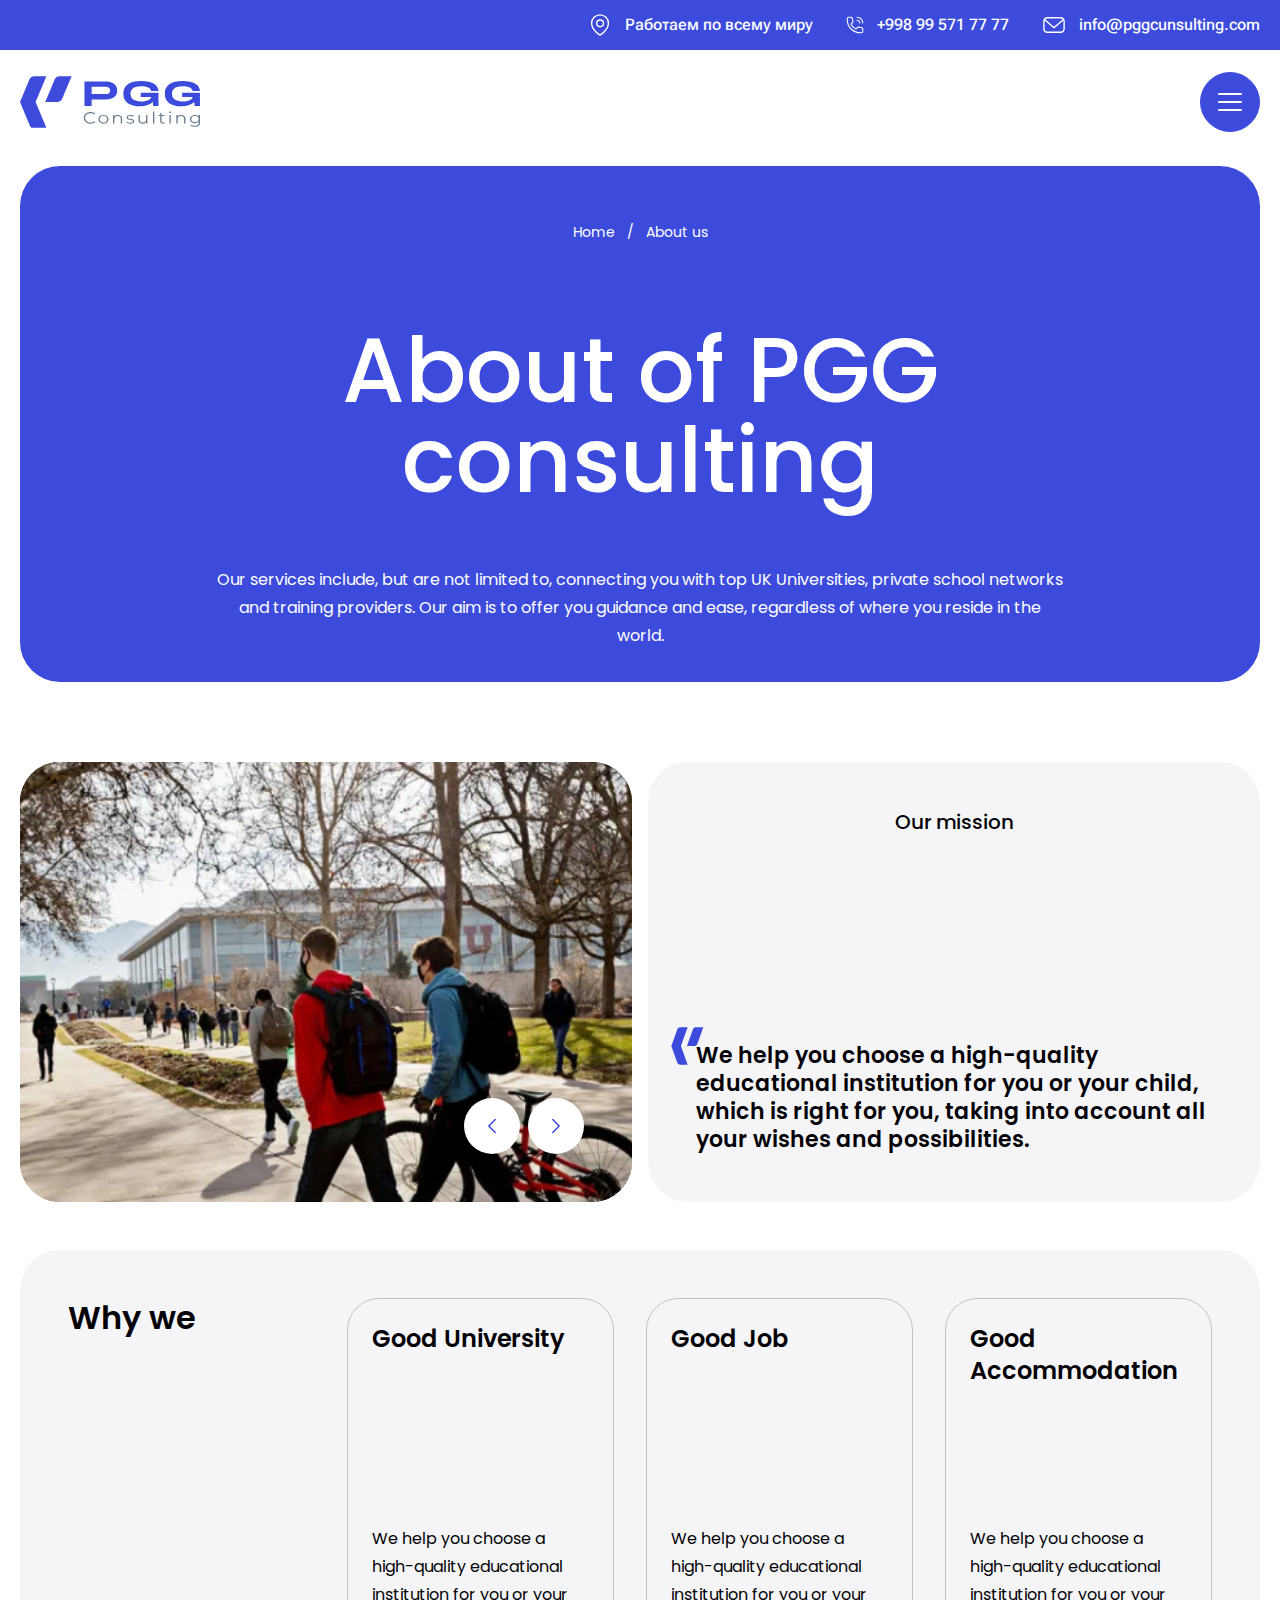
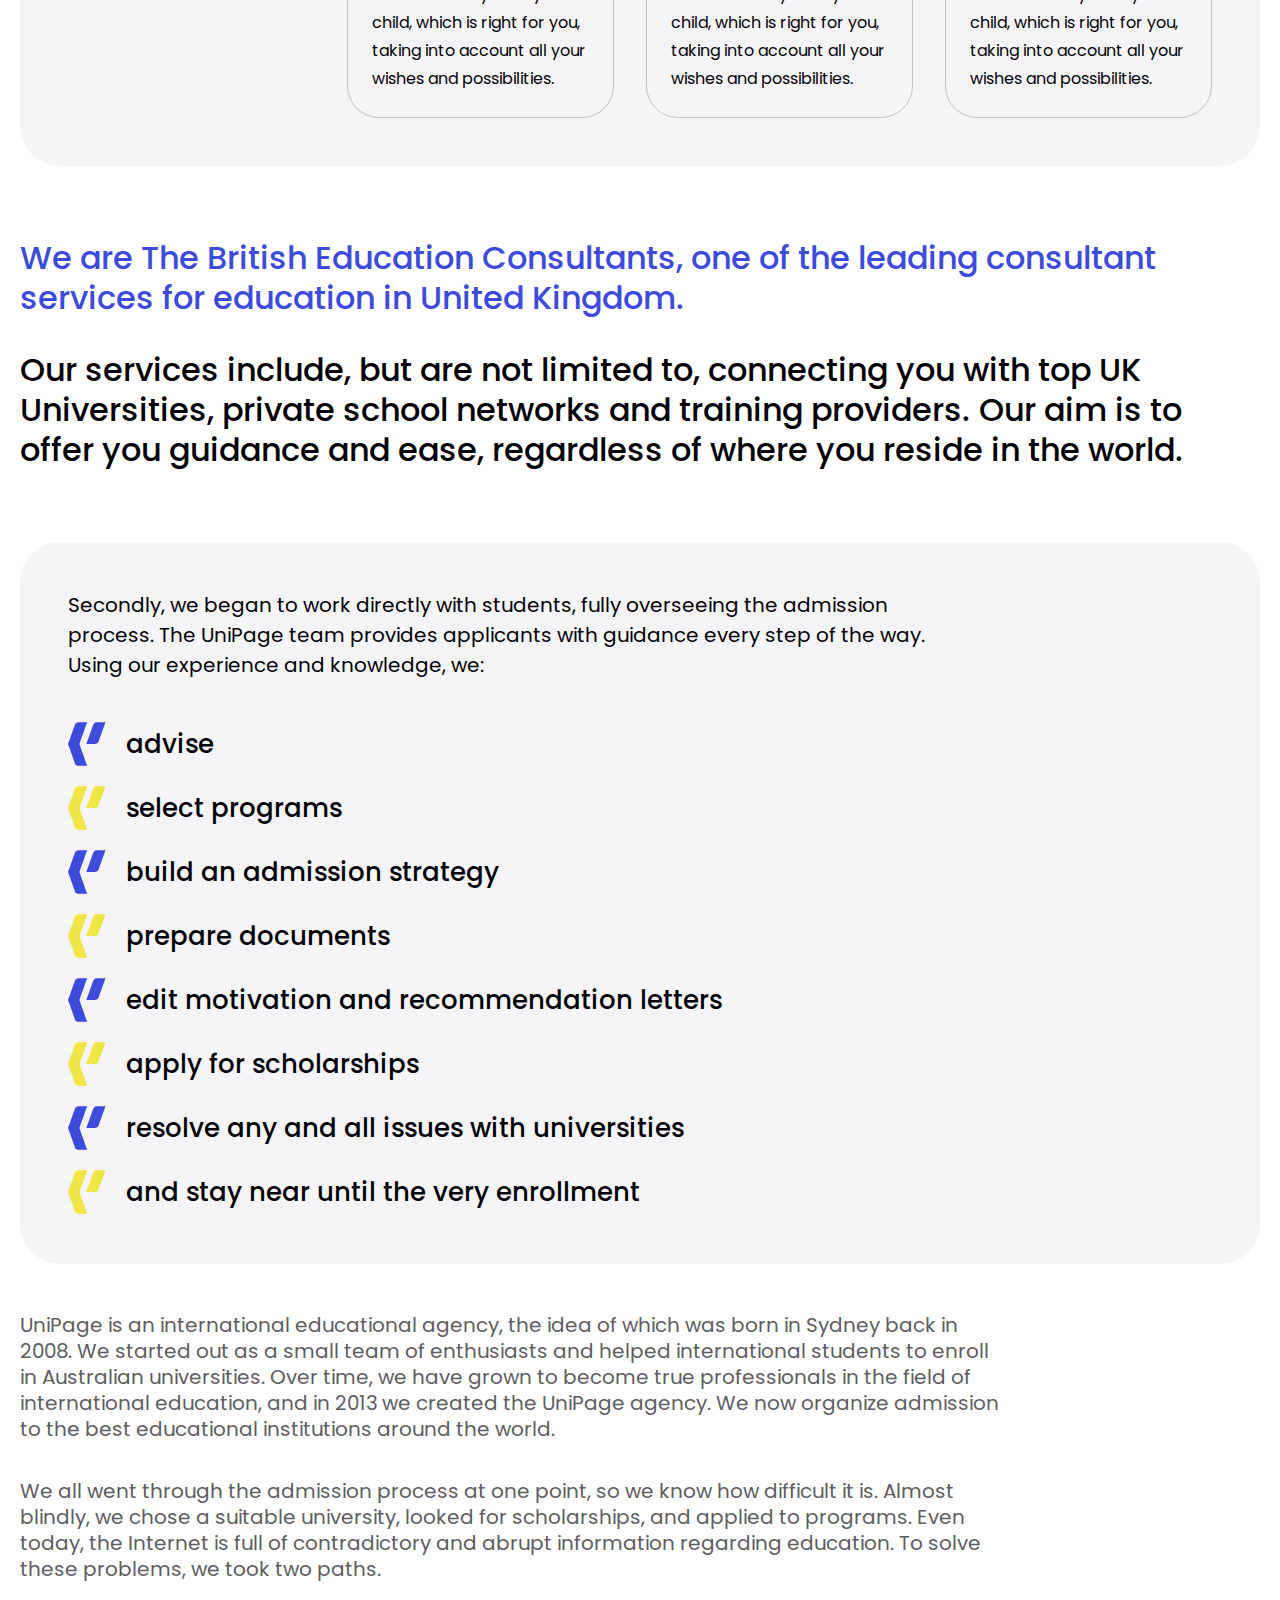
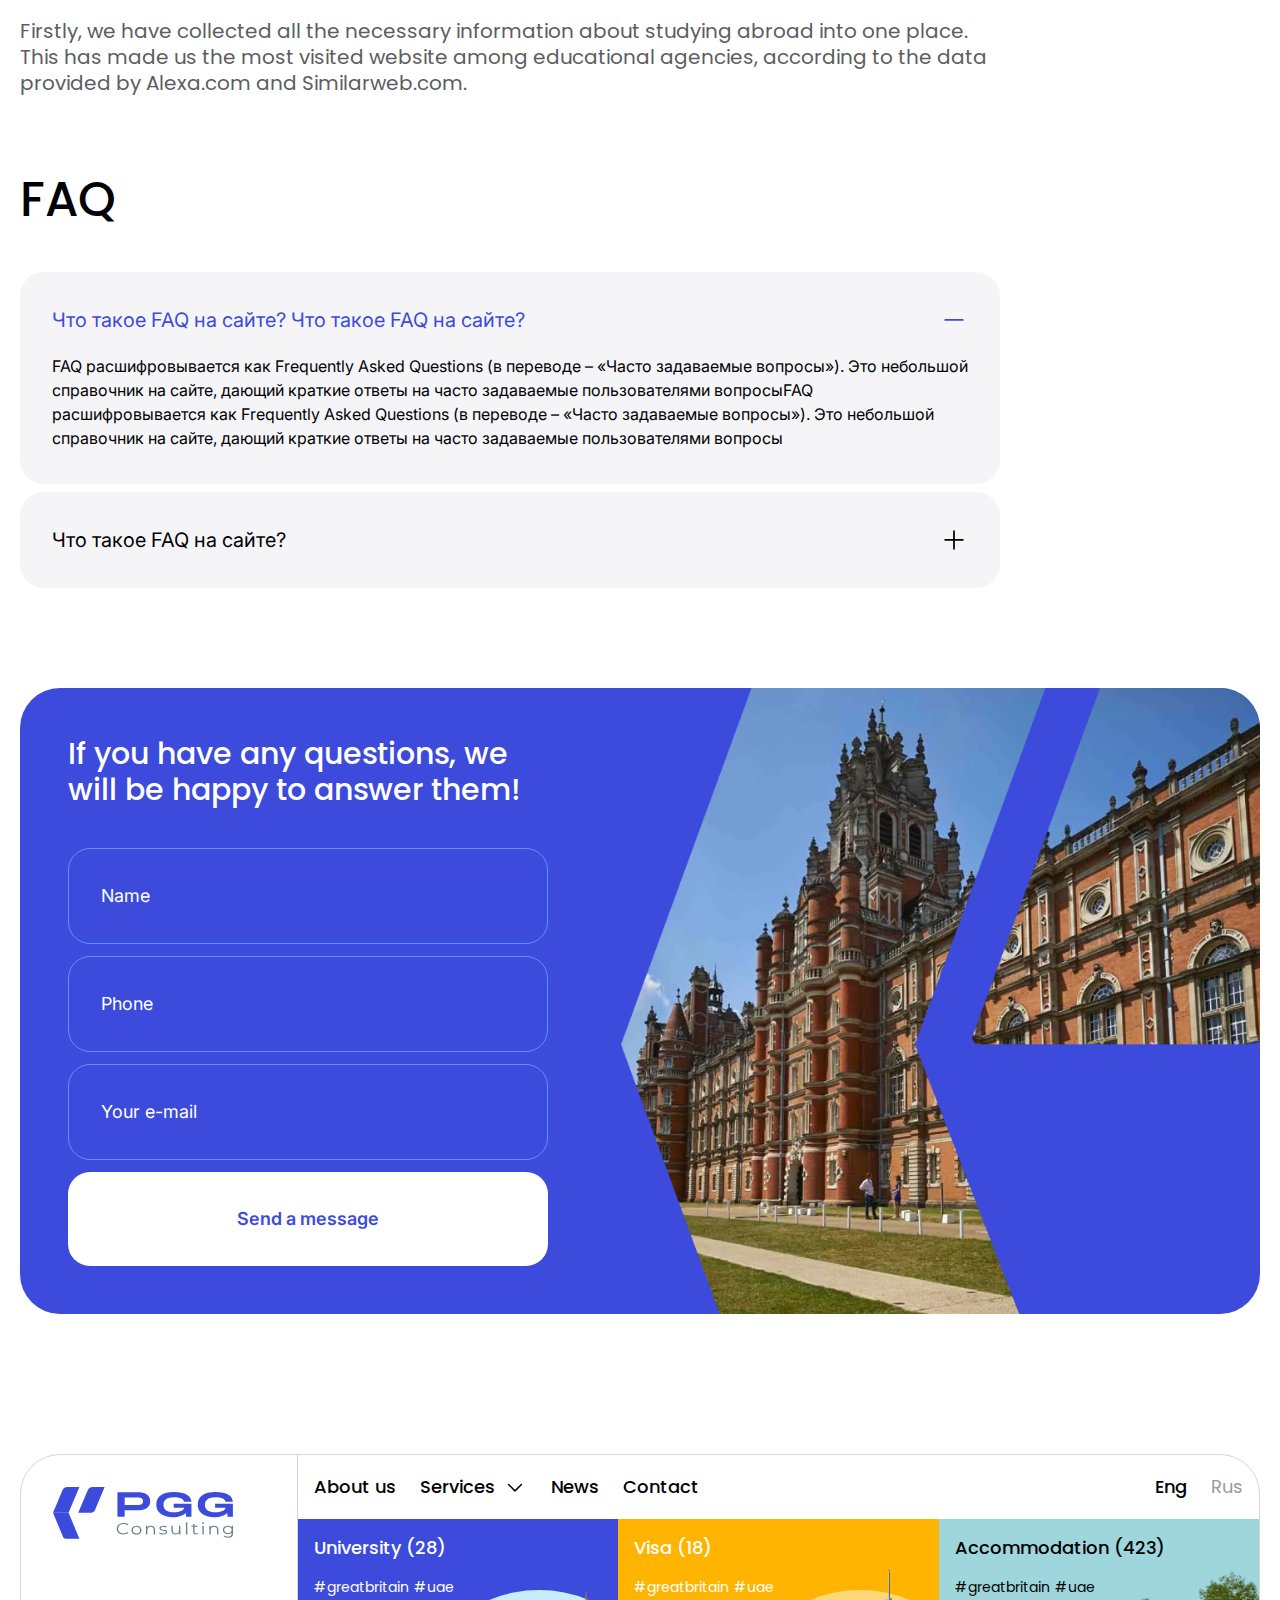
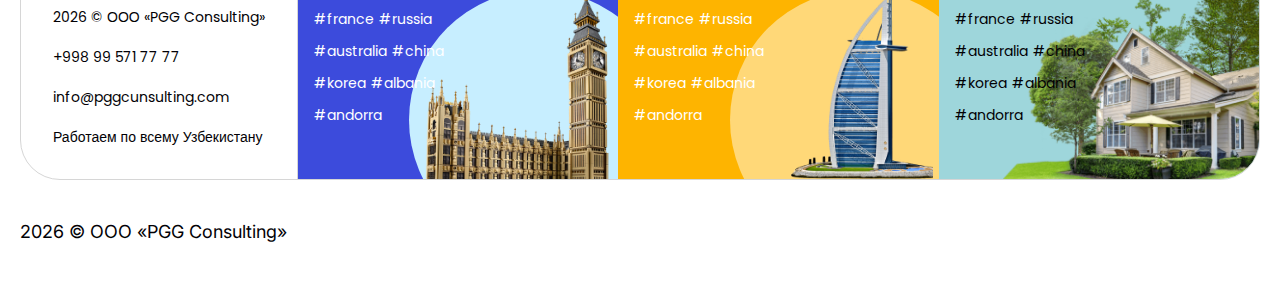
<file: about.html>
<!DOCTYPE html>
<html lang="en">
  <head>
	<meta charset="UTF-8" />
	<meta http-equiv="X-UA-Compatible" content="IE=edge" />
	<meta name="viewport" content="width=device-width, initial-scale=1.0" />
	<title>PGG Consulting | About</title>
	<link
      rel="stylesheet"
      href="https://cdn.jsdelivr.net/npm/swiper/swiper-bundle.min.css"
    />
	<link rel="stylesheet" href="./css/basics.css">
	<link rel="stylesheet" href="./css/about.css">
	<script src="https://cdn.jsdelivr.net/npm/swiper/swiper-bundle.min.js" defer></script>
	<script src="./js/swiper.js" defer></script>
	<script src="./js/scripts.js" defer></script>
  </head>
  <body class="body">
	<header>
		<div class="header__inner">
		  <div class="header__info">
			<div class="header__info__inner contentCenter">
			  <div id="locationDiv">
				<a class="infoDiv" href="./contact.html">
				  <svg class="emailSvg" viewBox="0 0 28 28" fill="none" xmlns="http://www.w3.org/2000/svg">
					<path d="M13.9975 24.8873C13.9975 24.8873 4.93945 19.4448 4.93945 12.1847C4.93945 7.17267 9.00179 3.11033 14.0138 3.11033C19.0258 3.11033 23.0881 7.17267 23.0881 12.1847C23.0881 19.4448 13.9975 24.8873 13.9975 24.8873Z" stroke="white" stroke-width="1.5" stroke-miterlimit="10" stroke-linecap="round" stroke-linejoin="round"/>
					<path d="M14.1295 15.8153C16.134 15.8153 17.759 14.1903 17.759 12.1858C17.759 10.1813 16.134 8.55633 14.1295 8.55633C12.125 8.55633 10.5 10.1813 10.5 12.1858C10.5 14.1903 12.125 15.8153 14.1295 15.8153Z" stroke="white" stroke-width="1.5" stroke-miterlimit="10" stroke-linecap="round" stroke-linejoin="round"/>
				  </svg>
				  <span class="header__info__text">Работаем по всему миру</span>
				</a>
			  </div>
			  <div id="phoneDiv">
				<a class="infoDiv" href="tel:+998995717777">
					<svg class="phoneSvg" viewBox="0 0 28 28" fill="none" xmlns="http://www.w3.org/2000/svg">
					<path d="M11.2072 16.7592C12.2572 17.766 13.488 18.585 14.8484 19.166L15.4539 19.4238L17.3147 17.5338C17.7767 17.0648 18.4452 16.8618 19.0904 16.9972L23.5984 17.941C24.3614 18.1032 24.9062 18.7763 24.9062 19.5557V22.8013C24.9062 23.9622 23.9659 24.9025 22.805 24.9025H21.8075C17.2179 24.9025 12.6889 23.3823 9.26354 20.328C8.9812 20.0772 8.70704 19.817 8.43987 19.551L8.48304 19.5942C8.21587 19.327 7.95687 19.0528 7.70604 18.7705C4.65054 15.3463 3.13037 10.8173 3.13037 6.22767V5.23017C3.13037 4.06933 4.0707 3.129 5.23154 3.129H8.4772C9.25654 3.129 9.9297 3.67383 10.0919 4.43683L11.0369 8.94483C11.171 9.58883 10.9692 10.2585 10.5002 10.7205L8.6102 12.5813L8.86804 13.1868C9.44904 14.546 10.1992 15.7092 11.2072 16.7592Z" stroke="currentColor" stroke-width="1.5" stroke-miterlimit="10" stroke-linecap="round" stroke-linejoin="round"/>
					<path d="M16.7847 2.42916C16.3705 2.42916 16.0347 2.76495 16.0347 3.17916C16.0347 3.59338 16.3705 3.92916 16.7847 3.92916V2.42916ZM24.0718 11.2163C24.0718 11.6305 24.4076 11.9663 24.8218 11.9663C25.236 11.9663 25.5718 11.6305 25.5718 11.2163H24.0718ZM16.7847 6.55916C16.3705 6.55916 16.0347 6.89495 16.0347 7.30916C16.0347 7.72338 16.3705 8.05916 16.7847 8.05916V6.55916ZM19.9418 11.2163C19.9418 11.6305 20.2776 11.9663 20.6918 11.9663C21.106 11.9663 21.4418 11.6305 21.4418 11.2163H19.9418ZM16.7847 3.92916C20.8096 3.92916 24.0718 7.19138 24.0718 11.2163H25.5718C25.5718 6.36295 21.638 2.42916 16.7847 2.42916V3.92916ZM16.7847 8.05916C18.5278 8.05916 19.9418 9.47236 19.9418 11.2163H21.4418C21.4418 8.64364 19.3559 6.55916 16.7847 6.55916V8.05916Z" fill="currentColor"/>
					  </svg>	
					<span class="header__info__text">+998 99 571 77 77</span>
				</a>	
			  </div>
			  <div id="emailDiv">
				<a class="infoDiv" href="mailto:info@pggcunsulting.com">
				  <svg class="emailSvg" viewBox="0 0 32 32" fill="none" xmlns="http://www.w3.org/2000/svg">
					<path fill-rule="evenodd" clip-rule="evenodd" d="M4.46083 10.5641C4.42941 10.7424 4.41302 10.926 4.41302 11.1133V20.8867C4.41302 22.6226 5.81993 24.0295 7.55587 24.0295H24.4439C26.1799 24.0295 27.587 22.6224 27.5881 20.8875V11.1133C27.5881 10.9256 27.5716 10.7417 27.5401 10.5631L16.5576 19.9748C16.2367 20.2499 15.7631 20.2499 15.4421 19.9748L4.46083 10.5641ZM5.24738 8.98046L15.9999 18.1952L26.7531 8.97983C26.179 8.35908 25.3575 7.97048 24.4452 7.97048H7.55587C6.64322 7.97048 5.82151 8.35935 5.24738 8.98046ZM2.69873 11.1133C2.69873 8.43061 4.87315 6.25619 7.55587 6.25619H24.4452C27.1279 6.25619 29.3023 8.43061 29.3023 11.1133V20.888C29.3007 23.5691 27.1265 25.7438 24.4439 25.7438H7.55587C4.87315 25.7438 2.69873 23.5694 2.69873 20.8867V11.1133Z" fill="currentColor"/>
				  </svg>
				  <span class="header__info__text">info@pggcunsulting.com</span>
				</a>	
			  </div>
			</div>	
		  </div>
		  <div class="header__navigation">
			<div class="header__navigation__inner contentCenter">
			  <div class="logo">
				<a href="./index.html" aria-label="headerLogo">
				  <svg id="logoHeader" viewBox="0 0 268 77" fill="none" xmlns="http://www.w3.org/2000/svg">
						<path d="M58.9186 0C55.7832 0 52.9776 1.71799 51.9016 4.29749L37.6015 38.5H55.5518C58.6872 38.5 61.4928 36.782 62.5688 34.2025L76.8689 0H58.9186Z" fill="#3C4BDC"/>
						<path d="M39.2734 0H21.3231C18.1877 0 15.3821 1.71799 14.3061 4.29749L0.00596619 38.5H23.18L39.2734 0Z" fill="#3C4BDC"/>
						<path d="M0 38.5L15.0718 74.5431C15.6941 76.0312 17.1492 77 18.7622 77H39.2733L23.1799 38.5H0Z" fill="#3C4BDC"/>
						<path d="M144.812 21.264C144.812 29.4231 138.304 34.6531 128.811 34.6531H106.724V44.4339H95.9761V7.82422H128.811C138.31 7.82422 144.812 13.1049 144.812 21.264ZM134.069 21.264C134.069 15.7198 129.054 15.7198 125.832 15.7198H106.73V26.7524H125.832C129.054 26.7575 134.069 26.7575 134.069 21.264Z" fill="#3C4BDC"/>
						<path d="M179.677 24.8211H206.183V44.4335H198.246L197.766 38.6815C193.827 42.4469 187.556 44.9554 178.665 44.9554C163.265 44.9554 153.83 38.2609 153.83 26.1286C153.83 13.9963 163.26 7.30176 180.452 7.30176C197.165 7.30176 205.524 13.003 206.183 22.0997H195.261C194.665 19.3276 191.796 15.1974 180.458 15.1974C166.488 15.1974 164.579 21.9426 164.579 26.3364C164.579 30.7808 166.551 37.6832 180.458 37.6832C190.847 37.6832 195.024 33.71 195.261 30.9379H179.683V24.8211H179.677Z" fill="#3C4BDC"/>
						<path d="M241.407 24.8211H267.913V44.4335H259.976L259.496 38.6815C255.557 42.4469 249.286 44.9554 240.395 44.9554C224.995 44.9554 215.56 38.2609 215.56 26.1286C215.56 13.9963 224.99 7.30176 242.188 7.30176C258.9 7.30176 267.259 13.003 267.919 22.0997H256.997C256.401 19.3276 253.532 15.1974 242.194 15.1974C228.223 15.1974 226.314 21.9426 226.314 26.3364C226.314 30.7808 228.287 37.6832 242.194 37.6832C252.583 37.6832 256.76 33.71 256.997 30.9379H241.419V24.8211H241.407Z" fill="#3C4BDC"/>
						<path d="M99.8117 69.6762C98.2671 68.9312 97.0523 67.8974 96.1788 66.5747C95.2995 65.252 94.8599 63.7773 94.8599 62.1353C94.8599 60.4984 95.2995 59.0186 96.1788 57.701C97.0581 56.3783 98.2729 55.3445 99.8291 54.5995C101.385 53.8545 103.121 53.4795 105.047 53.4795C106.487 53.4795 107.824 53.6923 109.044 54.113C110.265 54.5336 111.3 55.1519 112.151 55.9627L110.849 57.103C109.334 55.76 107.419 55.086 105.105 55.086C103.572 55.086 102.172 55.3951 100.917 56.0083C99.6555 56.6266 98.6721 57.4678 97.9605 58.5371C97.249 59.6064 96.8903 60.8075 96.8903 62.1353C96.8903 63.463 97.249 64.6641 97.9605 65.7334C98.6721 66.8027 99.6555 67.644 100.917 68.2622C102.172 68.8805 103.572 69.1846 105.105 69.1846C107.436 69.1846 109.351 68.5055 110.849 67.1423L112.151 68.2825C111.3 69.0934 110.259 69.7116 109.027 70.1424C107.795 70.5732 106.458 70.786 105.018 70.786C103.092 70.7911 101.356 70.4211 99.8117 69.6762Z" fill="#667B8C"/>
						<path d="M120.475 69.9295C119.347 69.372 118.456 68.5967 117.808 67.6084C117.16 66.6202 116.836 65.5002 116.836 64.2536C116.836 63.0069 117.16 61.8869 117.808 60.8987C118.456 59.9105 119.341 59.1402 120.475 58.5878C121.603 58.0354 122.87 57.7617 124.276 57.7617C125.681 57.7617 126.948 58.0354 128.076 58.5878C129.204 59.1402 130.09 59.9105 130.726 60.8987C131.362 61.8869 131.686 63.0069 131.686 64.2536C131.686 65.5002 131.368 66.6202 130.726 67.6084C130.09 68.5967 129.204 69.372 128.076 69.9295C126.948 70.4869 125.681 70.7707 124.276 70.7707C122.87 70.7707 121.603 70.4869 120.475 69.9295ZM127.064 68.6169C127.886 68.2014 128.528 67.6186 128.99 66.8533C129.453 66.0932 129.685 65.2266 129.685 64.2536C129.685 63.2805 129.453 62.4139 128.99 61.6538C128.528 60.8936 127.886 60.3058 127.064 59.8902C126.243 59.4746 125.311 59.2719 124.276 59.2719C123.24 59.2719 122.309 59.4797 121.487 59.8902C120.666 60.3058 120.018 60.8936 119.544 61.6538C119.069 62.4139 118.838 63.2805 118.838 64.2536C118.838 65.2266 119.075 66.0932 119.544 66.8533C120.012 67.6135 120.66 68.2014 121.487 68.6169C122.309 69.0325 123.24 69.2352 124.276 69.2352C125.311 69.2352 126.243 69.0274 127.064 68.6169Z" fill="#667B8C"/>
						<path d="M150.348 59.1604C151.43 60.0929 151.974 61.4511 151.974 63.2349V70.6491H150.001V63.4022C150.001 62.0744 149.619 61.0609 148.861 60.3615C148.103 59.6621 147.022 59.3175 145.616 59.3175C144.043 59.3175 142.799 59.728 141.885 60.5439C140.971 61.3598 140.508 62.495 140.508 63.9343V70.644H138.535V57.858H140.421V60.2145C140.959 59.4341 141.7 58.831 142.654 58.4053C143.609 57.9745 144.714 57.7617 145.969 57.7617C147.808 57.7617 149.266 58.228 150.348 59.1604Z" fill="#667B8C"/>
						<path d="M160.674 70.3205C159.592 70.0215 158.747 69.6465 158.134 69.1904L159.025 67.8271C159.633 68.2478 160.402 68.5924 161.328 68.8609C162.253 69.1295 163.213 69.2613 164.214 69.2613C165.545 69.2613 166.534 69.0789 167.17 68.714C167.807 68.3491 168.125 67.8322 168.125 67.1683C168.125 66.697 167.951 66.3271 167.598 66.0635C167.245 65.795 166.8 65.5922 166.268 65.4554C165.73 65.3186 165.018 65.1818 164.127 65.0551C162.941 64.8625 161.993 64.6648 161.27 64.4621C160.547 64.2594 159.933 63.9148 159.424 63.4283C158.915 62.9418 158.661 62.2678 158.661 61.4113C158.661 60.342 159.17 59.4653 160.188 58.7862C161.206 58.1071 162.623 57.7676 164.434 57.7676C165.377 57.7676 166.32 57.8791 167.263 58.097C168.206 58.3149 168.981 58.6038 169.594 58.9585L168.732 60.342C167.529 59.6122 166.094 59.2474 164.428 59.2474C163.167 59.2474 162.224 59.44 161.582 59.8302C160.94 60.2204 160.622 60.7322 160.622 61.3606C160.622 61.8471 160.801 62.2373 161.166 62.5262C161.524 62.8201 161.975 63.033 162.513 63.1698C163.051 63.3067 163.792 63.4486 164.735 63.5955C165.898 63.7881 166.835 63.9857 167.54 64.1783C168.24 64.3709 168.842 64.7054 169.345 65.1767C169.849 65.648 170.092 66.2966 170.092 67.1227C170.092 68.2427 169.559 69.1295 168.495 69.7833C167.431 70.437 165.955 70.7664 164.07 70.7664C162.889 70.7715 161.756 70.6195 160.674 70.3205Z" fill="#667B8C"/>
						<path d="M189.714 57.8586V70.6446H187.828V68.3084C187.313 69.0888 186.596 69.6919 185.693 70.1176C184.785 70.5483 183.75 70.7612 182.587 70.7612C180.684 70.7612 179.18 70.295 178.081 69.3625C176.981 68.43 176.426 67.0668 176.426 65.2677V57.8535H178.399V65.1005C178.399 66.4434 178.775 67.4671 179.538 68.1614C180.296 68.8607 181.378 69.2054 182.784 69.2054C184.317 69.2054 185.531 68.7949 186.422 67.979C187.313 67.163 187.753 66.0228 187.753 64.5633V57.8535H189.714V57.8586Z" fill="#667B8C"/>
						<path d="M198.067 52.6084H200.04V70.6497H198.067V52.6084Z" fill="#667B8C"/>
						<path d="M216.105 69.8696C215.734 70.1636 215.277 70.3865 214.728 70.5385C214.178 70.6906 213.611 70.7717 213.021 70.7717C211.65 70.7717 210.597 70.4473 209.857 69.7987C209.116 69.15 208.746 68.2327 208.746 67.0519V59.3185H206.137V57.859H208.746V55.0615H210.719V57.859H215.162V59.3185H210.719V66.9506C210.719 67.7107 210.939 68.2935 211.373 68.6888C211.806 69.0841 212.431 69.2868 213.247 69.2868C213.652 69.2868 214.045 69.2311 214.427 69.1145C214.809 69.003 215.133 68.8409 215.41 68.628L216.105 69.8696Z" fill="#667B8C"/>
						<path d="M222.491 54.6965C222.213 54.4533 222.074 54.1593 222.074 53.8198C222.074 53.4954 222.213 53.2116 222.491 52.9684C222.768 52.7251 223.11 52.6035 223.52 52.6035C223.931 52.6035 224.267 52.7201 224.55 52.9582C224.834 53.1964 224.967 53.4752 224.967 53.7944C224.967 54.1492 224.828 54.4533 224.55 54.6965C224.273 54.9398 223.931 55.0614 223.52 55.0614C223.11 55.0614 222.768 54.9398 222.491 54.6965ZM222.514 57.8588H224.487V70.6448H222.514V57.8588Z" fill="#667B8C"/>
						<path d="M244.624 59.1604C245.705 60.0929 246.249 61.4511 246.249 63.2349V70.6491H244.276V63.4022C244.276 62.0744 243.895 61.0609 243.137 60.3615C242.379 59.6621 241.297 59.3175 239.892 59.3175C238.318 59.3175 237.074 59.728 236.16 60.5439C235.246 61.3649 234.784 62.495 234.784 63.9343V70.644H232.811V57.858H234.697V60.2145C235.235 59.4341 235.975 58.831 236.93 58.4053C237.884 57.9745 238.989 57.7617 240.244 57.7617C242.078 57.7617 243.536 58.228 244.624 59.1604Z" fill="#667B8C"/>
						<path d="M268 57.8582V69.0884C268 71.2625 267.393 72.869 266.184 73.913C264.975 74.9569 263.147 75.4789 260.705 75.4789C259.358 75.4789 258.073 75.3066 256.864 74.9569C255.649 74.6072 254.666 74.1258 253.908 73.5126L254.909 72.2C255.609 72.7524 256.465 73.1781 257.477 73.4872C258.484 73.7964 259.543 73.9484 260.653 73.9484C262.505 73.9484 263.864 73.5734 264.732 72.8183C265.599 72.0632 266.033 70.8925 266.033 69.3063V67.6796C265.426 68.4904 264.622 69.1036 263.633 69.5293C262.643 69.9499 261.544 70.1628 260.341 70.1628C258.97 70.1628 257.726 69.8993 256.61 69.3722C255.493 68.8452 254.614 68.1053 253.972 67.1576C253.336 66.2099 253.017 65.1355 253.017 63.9345C253.017 62.7334 253.336 61.6641 253.972 60.7266C254.608 59.789 255.487 59.0592 256.592 58.5373C257.703 58.0203 258.953 57.7568 260.341 57.7568C261.579 57.7568 262.701 57.9747 263.696 58.4106C264.691 58.8464 265.501 59.4799 266.108 60.3059V57.8481H268V57.8582ZM263.395 68.0343C264.246 67.639 264.911 67.0816 265.38 66.367C265.854 65.6524 266.085 64.8416 266.085 63.9345C266.085 63.0273 265.848 62.2216 265.38 61.5171C264.911 60.8127 264.252 60.2603 263.407 59.865C262.562 59.4697 261.608 59.2721 260.538 59.2721C259.485 59.2721 258.536 59.4647 257.692 59.8549C256.847 60.2451 256.193 60.7925 255.719 61.507C255.25 62.2216 255.013 63.0324 255.013 63.9395C255.013 64.8467 255.25 65.6575 255.719 66.3721C256.193 67.0866 256.847 67.639 257.692 68.0394C258.536 68.4347 259.485 68.6374 260.538 68.6374C261.59 68.6374 262.545 68.4296 263.395 68.0343Z" fill="#667B8C"/>
				  </svg>
				</a>
				<a href="./index.html" aria-label="mobileLogo">
				  <svg id="logoMobile" class="hidden" viewBox="0 0 170 56" fill="none" xmlns="http://www.w3.org/2000/svg">
						  <path d="M37.1784 -3.8147e-06C35.2 -3.8147e-06 33.4296 1.23745 32.7506 3.09546L23.7271 27.7314H35.054C37.0324 27.7314 38.8028 26.4939 39.4818 24.6359L48.5053 -3.8147e-06H37.1784Z" fill="white"/>
						  <path d="M24.7819 -3.8147e-06H13.455C11.4766 -3.8147e-06 9.70617 1.23745 9.02722 3.09546L0.00366211 27.7314H14.6268L24.7819 -3.8147e-06Z" fill="white"/>
						  <path d="M0 27.7314L9.19752 52.8386C9.77489 54.4148 11.2749 55.4627 12.9534 55.4627H24.7819L14.6268 27.7314H0Z" fill="white"/>
						  <path d="M91.3781 15.3166C91.3781 21.1936 87.2715 24.9607 81.2814 24.9607H67.3445V32.0058H60.5623V5.63595H81.2814C87.2752 5.63595 91.3781 9.43956 91.3781 15.3166ZM84.5995 15.3166C84.5995 11.3231 81.4347 11.3231 79.4015 11.3231H67.3482V19.2698H79.4015C81.4347 19.2735 84.5995 19.2735 84.5995 15.3166Z" fill="white"/>
						  <path d="M113.378 17.8791H130.104V32.0058H125.096L124.793 27.8627C122.307 30.5748 118.35 32.3817 112.74 32.3817C103.022 32.3817 97.0688 27.5597 97.0688 18.8209C97.0688 10.082 103.019 5.25997 113.868 5.25997C124.413 5.25997 129.688 9.36656 130.104 15.9189H123.212C122.836 13.9221 121.026 10.9471 113.871 10.9471C105.056 10.9471 103.851 15.8057 103.851 18.9705C103.851 22.1718 105.096 27.1436 113.871 27.1436C120.427 27.1436 123.063 24.2817 123.212 22.285H113.382V17.8791H113.378Z" fill="white"/>
						  <path d="M152.331 17.8791H169.057V32.0058H164.049L163.746 27.8627C161.26 30.5748 157.303 32.3817 151.692 32.3817C141.975 32.3817 136.021 27.5597 136.021 18.8209C136.021 10.082 141.971 5.25997 152.824 5.25997C163.37 5.25997 168.644 9.36656 169.06 15.9189H162.169C161.793 13.9221 159.982 10.9471 152.827 10.9471C144.012 10.9471 142.807 15.8057 142.807 18.9705C142.807 22.1718 144.052 27.1436 152.827 27.1436C159.383 27.1436 162.019 24.2817 162.169 22.285H152.338V17.8791H152.331Z" fill="white"/>
						  <path d="M62.9823 50.188C62.0077 49.6514 61.2411 48.9067 60.6899 47.954C60.1351 47.0013 59.8577 45.939 59.8577 44.7563C59.8577 43.5773 60.1351 42.5114 60.6899 41.5623C61.2448 40.6096 62.0114 39.8649 62.9933 39.3283C63.9752 38.7917 65.0703 38.5216 66.2859 38.5216C67.1948 38.5216 68.038 38.6749 68.8082 38.9779C69.5784 39.2809 70.2318 39.7262 70.7684 40.3103L69.9471 41.1316C68.9907 40.1642 67.7825 39.6787 66.3224 39.6787C65.355 39.6787 64.4717 39.9014 63.6795 40.3431C62.8838 40.7884 62.2632 41.3944 61.8142 42.1646C61.3652 42.9348 61.1389 43.7999 61.1389 44.7563C61.1389 45.7127 61.3652 46.5778 61.8142 47.348C62.2632 48.1183 62.8838 48.7242 63.6795 49.1695C64.4717 49.6149 65.355 49.8339 66.3224 49.8339C67.7934 49.8339 69.0017 49.3448 69.9471 48.3628L70.7684 49.1842C70.2318 49.7682 69.5748 50.2135 68.7973 50.5238C68.0198 50.8341 67.1765 50.9874 66.2676 50.9874C65.0521 50.9911 63.957 50.7246 62.9823 50.188Z" fill="white"/>
						  <path d="M76.0211 50.3705C75.3093 49.969 74.7472 49.4105 74.3383 48.6987C73.9295 47.9869 73.7251 47.1801 73.7251 46.2822C73.7251 45.3842 73.9295 44.5775 74.3383 43.8657C74.7472 43.1538 75.3057 42.599 76.0211 42.2011C76.7329 41.8032 77.5324 41.6061 78.4194 41.6061C79.3064 41.6061 80.1058 41.8032 80.8176 42.2011C81.5295 42.599 82.0879 43.1538 82.4895 43.8657C82.891 44.5775 83.0954 45.3842 83.0954 46.2822C83.0954 47.1801 82.8947 47.9869 82.4895 48.6987C82.0879 49.4105 81.5295 49.969 80.8176 50.3705C80.1058 50.772 79.3064 50.9764 78.4194 50.9764C77.5324 50.9764 76.7329 50.772 76.0211 50.3705ZM80.1788 49.4251C80.6972 49.1257 81.1024 48.706 81.3944 48.1548C81.6864 47.6072 81.8324 46.983 81.8324 46.2822C81.8324 45.5813 81.6864 44.9571 81.3944 44.4095C81.1024 43.862 80.6972 43.4386 80.1788 43.1393C79.6605 42.8399 79.0728 42.6939 78.4194 42.6939C77.766 42.6939 77.1783 42.8436 76.6599 43.1393C76.1416 43.4386 75.7328 43.862 75.4334 44.4095C75.1341 44.9571 74.9881 45.5813 74.9881 46.2822C74.9881 46.983 75.1378 47.6072 75.4334 48.1548C75.7291 48.7023 76.1379 49.1257 76.6599 49.4251C77.1783 49.7244 77.766 49.8704 78.4194 49.8704C79.0728 49.8704 79.6605 49.7207 80.1788 49.4251Z" fill="white"/>
						  <path d="M94.8717 42.6136C95.5543 43.2853 95.8974 44.2635 95.8974 45.5484V50.8888H94.6526V45.6689C94.6526 44.7125 94.4117 43.9825 93.9335 43.4787C93.4553 42.975 92.7727 42.7268 91.8857 42.7268C90.8928 42.7268 90.108 43.0224 89.5313 43.6101C88.9545 44.1978 88.6625 45.0155 88.6625 46.0522V50.8852H87.4177V41.6755H88.6077V43.3729C88.9472 42.8107 89.4145 42.3763 90.0168 42.0697C90.6191 41.7594 91.3163 41.6061 92.1084 41.6061C93.2692 41.6061 94.189 41.9419 94.8717 42.6136Z" fill="white"/>
						  <path d="M101.387 50.6516C100.705 50.4362 100.172 50.1661 99.7847 49.8376L100.347 48.8556C100.73 49.1586 101.216 49.4068 101.8 49.6003C102.384 49.7937 102.99 49.8887 103.621 49.8887C104.461 49.8887 105.085 49.7572 105.486 49.4944C105.888 49.2316 106.089 48.8593 106.089 48.3811C106.089 48.0416 105.979 47.7751 105.757 47.5853C105.534 47.3919 105.253 47.2458 104.917 47.1473C104.578 47.0487 104.129 46.9502 103.566 46.8589C102.818 46.7202 102.219 46.5778 101.763 46.4318C101.307 46.2858 100.92 46.0376 100.599 45.6872C100.277 45.3367 100.117 44.8512 100.117 44.2343C100.117 43.4641 100.438 42.8326 101.081 42.3435C101.723 41.8543 102.617 41.6098 103.76 41.6098C104.355 41.6098 104.95 41.6901 105.545 41.847C106.14 42.004 106.629 42.2121 107.016 42.4676L106.472 43.4641C105.713 42.9385 104.807 42.6757 103.756 42.6757C102.96 42.6757 102.365 42.8144 101.96 43.0954C101.555 43.3765 101.354 43.7452 101.354 44.1978C101.354 44.5483 101.467 44.8293 101.697 45.0374C101.924 45.2491 102.208 45.4024 102.548 45.501C102.887 45.5995 103.355 45.7018 103.95 45.8076C104.683 45.9463 105.275 46.0887 105.72 46.2274C106.162 46.3661 106.541 46.607 106.859 46.9465C107.177 47.286 107.33 47.7532 107.33 48.3482C107.33 49.1549 106.994 49.7937 106.322 50.2646C105.651 50.7355 104.72 50.9728 103.53 50.9728C102.785 50.9764 102.07 50.8669 101.387 50.6516Z" fill="white"/>
						  <path d="M119.712 41.6755V50.8852H118.522V49.2024C118.197 49.7646 117.744 50.1989 117.175 50.5056C116.602 50.8158 115.948 50.9691 115.214 50.9691C114.014 50.9691 113.064 50.6333 112.371 49.9617C111.677 49.29 111.327 48.3081 111.327 47.0122V41.6718H112.572V46.8918C112.572 47.8591 112.809 48.5964 113.291 49.0965C113.769 49.6003 114.452 49.8485 115.339 49.8485C116.306 49.8485 117.072 49.5528 117.635 48.9651C118.197 48.3774 118.474 47.5561 118.474 46.5048V41.6718H119.712V41.6755Z" fill="white"/>
						  <path d="M124.983 37.8939H126.228V50.8889H124.983V37.8939Z" fill="white"/>
						  <path d="M136.364 50.3267C136.131 50.5384 135.842 50.699 135.496 50.8085C135.149 50.918 134.791 50.9764 134.419 50.9764C133.554 50.9764 132.889 50.7428 132.422 50.2756C131.955 49.8084 131.721 49.1477 131.721 48.2971V42.7268H130.075V41.6755H131.721V39.6605H132.966V41.6755H135.769V42.7268H132.966V48.2241C132.966 48.7717 133.105 49.1914 133.378 49.4762C133.652 49.7609 134.046 49.9069 134.561 49.9069C134.817 49.9069 135.065 49.8667 135.306 49.7828C135.547 49.7025 135.751 49.5857 135.926 49.4324L136.364 50.3267Z" fill="white"/>
						  <path d="M140.394 39.3977C140.219 39.2225 140.132 39.0107 140.132 38.7662C140.132 38.5325 140.219 38.3281 140.394 38.1529C140.57 37.9777 140.785 37.8901 141.044 37.8901C141.303 37.8901 141.515 37.974 141.694 38.1456C141.873 38.3172 141.957 38.518 141.957 38.7479C141.957 39.0034 141.869 39.2225 141.694 39.3977C141.519 39.5729 141.303 39.6605 141.044 39.6605C140.785 39.6605 140.57 39.5729 140.394 39.3977ZM140.409 41.6755H141.654V50.8852H140.409V41.6755Z" fill="white"/>
						  <path d="M154.36 42.6136C155.043 43.2853 155.386 44.2635 155.386 45.5484V50.8888H154.141V45.6689C154.141 44.7125 153.9 43.9825 153.422 43.4787C152.944 42.975 152.261 42.7268 151.374 42.7268C150.382 42.7268 149.597 43.0224 149.02 43.6101C148.443 44.2015 148.151 45.0155 148.151 46.0522V50.8852H146.906V41.6755H148.096V43.3729C148.436 42.8107 148.903 42.3763 149.506 42.0697C150.108 41.7594 150.805 41.6061 151.597 41.6061C152.754 41.6061 153.674 41.9419 154.36 42.6136Z" fill="white"/>
						  <path d="M169.111 41.6755V49.7645C169.111 51.3305 168.728 52.4877 167.965 53.2396C167.202 53.9916 166.049 54.3676 164.508 54.3676C163.658 54.3676 162.847 54.2435 162.084 53.9916C161.318 53.7397 160.697 53.393 160.219 52.9513L160.851 52.0058C161.292 52.4037 161.833 52.7103 162.471 52.933C163.107 53.1557 163.775 53.2652 164.475 53.2652C165.643 53.2652 166.501 52.9951 167.049 52.4512C167.596 51.9073 167.87 51.0641 167.87 49.9215V48.7498C167.487 49.3338 166.979 49.7755 166.355 50.0821C165.731 50.3851 165.038 50.5384 164.278 50.5384C163.413 50.5384 162.628 50.3486 161.924 49.969C161.219 49.5893 160.664 49.0564 160.259 48.3738C159.858 47.6912 159.657 46.9173 159.657 46.0522C159.657 45.1871 159.858 44.4168 160.259 43.7415C160.661 43.0662 161.216 42.5406 161.913 42.1646C162.614 41.7923 163.402 41.6025 164.278 41.6025C165.059 41.6025 165.768 41.7594 166.395 42.0733C167.023 42.3873 167.534 42.8436 167.918 43.4386V41.6682H169.111V41.6755ZM166.206 49.0053C166.742 48.7206 167.162 48.319 167.458 47.8043C167.757 47.2896 167.903 46.7056 167.903 46.0522C167.903 45.3988 167.753 44.8184 167.458 44.311C167.162 43.8036 166.746 43.4057 166.213 43.121C165.68 42.8363 165.078 42.6939 164.402 42.6939C163.738 42.6939 163.139 42.8326 162.606 43.1137C162.073 43.3948 161.661 43.789 161.362 44.3037C161.066 44.8184 160.916 45.4024 160.916 46.0558C160.916 46.7092 161.066 47.2933 161.362 47.808C161.661 48.3227 162.073 48.7206 162.606 49.0089C163.139 49.2937 163.738 49.4397 164.402 49.4397C165.067 49.4397 165.669 49.29 166.206 49.0053Z" fill="white"/>
				  </svg>
				</a>
			  </div>
			  <div class="hamburger">
				<span class="hamburger__span" id="span1"></span>	
				<span class="hamburger__span" id="span2"></span>	
				<span class="hamburger__span" id="span3"></span>	
			  </div>  
			</div> 	
		  </div>
		</div>	
		<div class="mobileHeader hidden">
		  <div class="mobileHeader__inner contentCenter">
			<div class="margin"></div>
			<div class="mobileHeader__content">
			  <div class="mobileLinkContainer">
				  <a class="mobileLink" href="./index.html" aria-label="home">Home</a>
				  <a class="mobileLink" href="./about.html" aria-label="about">About us</a>
				  <div class="servicesMobileContainer">
					<div class="servicesMobileDiv">
					  <span class="mobileLink">Services</span>		
					  <svg class="chevron-down" viewBox="0 0 24 24" fill="none" xmlns="http://www.w3.org/2000/svg">
						<path d="M18.4332 9.4502L12.0042 15.8802L5.57422 9.4502" stroke="white" stroke-width="1.5" stroke-miterlimit="10" stroke-linecap="round" stroke-linejoin="round"/>
					  </svg>
					</div>
					<div class="mobileServiceList">
					  <a class="serviceList__link" href="./educational-programs.html" aria-label="educational-programs">Educational programs</a>
					  <a class="serviceList__link" href="./accomodation-consulting.html" aria-label="accomodation-consulting">Accomodation consulting</a>
					  <a class="serviceList__link" href="./visa-consulting.html" aria-label="visa-consulting">Visa consulting</a>
					</div>
				  </div>
				  <a class="mobileLink" href="./news.html" aria-label="news">News</a>
				  <a class="mobileLink" href="./contact.html" aria-label="contact">Contact</a>
			  </div>
			  <div class="mobileSocialMediaContainer">
				  <div class="mobileSvyaz">
					<div id="phoneDiv">
						  <a class="infoDiv" href="tel:+998995717777">
							  <svg class="phoneSvg" viewBox="0 0 28 28" fill="none" xmlns="http://www.w3.org/2000/svg">
							  <path d="M11.2072 16.7592C12.2572 17.766 13.488 18.585 14.8484 19.166L15.4539 19.4238L17.3147 17.5338C17.7767 17.0648 18.4452 16.8618 19.0904 16.9972L23.5984 17.941C24.3614 18.1032 24.9062 18.7763 24.9062 19.5557V22.8013C24.9062 23.9622 23.9659 24.9025 22.805 24.9025H21.8075C17.2179 24.9025 12.6889 23.3823 9.26354 20.328C8.9812 20.0772 8.70704 19.817 8.43987 19.551L8.48304 19.5942C8.21587 19.327 7.95687 19.0528 7.70604 18.7705C4.65054 15.3463 3.13037 10.8173 3.13037 6.22767V5.23017C3.13037 4.06933 4.0707 3.129 5.23154 3.129H8.4772C9.25654 3.129 9.9297 3.67383 10.0919 4.43683L11.0369 8.94483C11.171 9.58883 10.9692 10.2585 10.5002 10.7205L8.6102 12.5813L8.86804 13.1868C9.44904 14.546 10.1992 15.7092 11.2072 16.7592Z" stroke="currentColor" stroke-width="1.5" stroke-miterlimit="10" stroke-linecap="round" stroke-linejoin="round"/>
							  <path d="M16.7847 2.42916C16.3705 2.42916 16.0347 2.76495 16.0347 3.17916C16.0347 3.59338 16.3705 3.92916 16.7847 3.92916V2.42916ZM24.0718 11.2163C24.0718 11.6305 24.4076 11.9663 24.8218 11.9663C25.236 11.9663 25.5718 11.6305 25.5718 11.2163H24.0718ZM16.7847 6.55916C16.3705 6.55916 16.0347 6.89495 16.0347 7.30916C16.0347 7.72338 16.3705 8.05916 16.7847 8.05916V6.55916ZM19.9418 11.2163C19.9418 11.6305 20.2776 11.9663 20.6918 11.9663C21.106 11.9663 21.4418 11.6305 21.4418 11.2163H19.9418ZM16.7847 3.92916C20.8096 3.92916 24.0718 7.19138 24.0718 11.2163H25.5718C25.5718 6.36295 21.638 2.42916 16.7847 2.42916V3.92916ZM16.7847 8.05916C18.5278 8.05916 19.9418 9.47236 19.9418 11.2163H21.4418C21.4418 8.64364 19.3559 6.55916 16.7847 6.55916V8.05916Z" fill="currentColor"/>
								</svg>	
							  <span class="header__info__text">+998 99 571 77 77</span>
						  </a>	
					</div>
					<div id="emailDiv">
						  <a class="infoDiv" href="mailto:info@pggcunsulting.com">
							<svg class="emailSvg" viewBox="0 0 32 32" fill="none" xmlns="http://www.w3.org/2000/svg">
							  <path fill-rule="evenodd" clip-rule="evenodd" d="M4.46083 10.5641C4.42941 10.7424 4.41302 10.926 4.41302 11.1133V20.8867C4.41302 22.6226 5.81993 24.0295 7.55587 24.0295H24.4439C26.1799 24.0295 27.587 22.6224 27.5881 20.8875V11.1133C27.5881 10.9256 27.5716 10.7417 27.5401 10.5631L16.5576 19.9748C16.2367 20.2499 15.7631 20.2499 15.4421 19.9748L4.46083 10.5641ZM5.24738 8.98046L15.9999 18.1952L26.7531 8.97983C26.179 8.35908 25.3575 7.97048 24.4452 7.97048H7.55587C6.64322 7.97048 5.82151 8.35935 5.24738 8.98046ZM2.69873 11.1133C2.69873 8.43061 4.87315 6.25619 7.55587 6.25619H24.4452C27.1279 6.25619 29.3023 8.43061 29.3023 11.1133V20.888C29.3007 23.5691 27.1265 25.7438 24.4439 25.7438H7.55587C4.87315 25.7438 2.69873 23.5694 2.69873 20.8867V11.1133Z" fill="currentColor"/>
							</svg>
							<span class="header__info__text">info@pggcunsulting.com</span>
						  </a>	
					</div>	
				  </div>
				  <div class="socialMediaDiv">
					  <a href="#" aria-label="facebook" class="socialMedia">
						<svg class="socialMediaIcon" viewBox="0 0 40 40" fill="none" xmlns="http://www.w3.org/2000/svg">
						  <path d="M22.3537 36.6666H16.7108C15.7682 36.6666 15.0015 35.9051 15.0015 34.9689V22.3266H11.7093C10.7667 22.3266 10 21.5648 10 20.6289V15.2117C10 14.2755 10.7667 13.5139 11.7093 13.5139H15.0015V10.8011C15.0015 8.11137 15.8518 5.82293 17.4603 4.18364C19.076 2.53687 21.334 1.66663 23.9901 1.66663L28.2937 1.67357C29.2346 1.67517 30 2.43674 30 3.37134V8.40109C30 9.3373 29.2335 10.0989 28.2913 10.0989L25.3937 10.0999C24.51 10.0999 24.285 10.2759 24.2369 10.3298C24.1576 10.4193 24.0632 10.6722 24.0632 11.3705V13.5136H28.0735C28.3754 13.5136 28.6679 13.5876 28.9193 13.727C29.4615 14.0279 29.7986 14.597 29.7986 15.2119L29.7965 20.6291C29.7965 21.5648 29.0298 22.3264 28.0872 22.3264H24.0632V34.9689C24.0632 35.9051 23.2962 36.6666 22.3537 36.6666V36.6666ZM17.0672 34.6148H21.9972V21.4081C21.9972 20.783 22.5093 20.2745 23.1384 20.2745H27.7307L27.7326 15.5657H23.1382C22.5091 15.5657 21.9972 15.0573 21.9972 14.4322V11.3705C21.9972 10.5688 22.0792 9.6572 22.6884 8.972C23.4245 8.14368 24.5845 8.04808 25.3932 8.04808L27.9342 8.04701V3.72488L23.9885 3.71848C19.7199 3.71848 17.0672 6.43256 17.0672 10.8011V14.4322C17.0672 15.0571 16.5554 15.5657 15.9263 15.5657H12.0658V20.2745H15.9263C16.5554 20.2745 17.0672 20.783 17.0672 21.4081V34.6148ZM28.2896 3.72542H28.2899H28.2896Z" fill="#3C4BDC"/>
						</svg>
					  </a>
					  <a href="#" aria-label="instagram" class="socialMedia">
						<svg class="socialMediaIcon" viewBox="0 0 40 40" fill="none" xmlns="http://www.w3.org/2000/svg">
						  <path d="M36.5845 13.1335C36.5064 11.3624 36.22 10.1447 35.8096 9.08962C35.3863 7.96966 34.735 6.96696 33.8817 6.13341C33.048 5.28689 32.0385 4.6291 30.9313 4.21245C29.8699 3.80217 28.6583 3.51575 26.8869 3.43766C25.1022 3.35296 24.5356 3.33337 20.0091 3.33337C15.4826 3.33337 14.916 3.35296 13.1379 3.43105C11.3665 3.50914 10.1486 3.79581 9.09354 4.20584C7.97311 4.6291 6.97021 5.28027 6.13651 6.13341C5.28982 6.96696 4.63217 7.97627 4.21519 9.08326C3.80482 10.1447 3.51835 11.3557 3.44025 13.1269C3.35553 14.9112 3.33594 15.4777 3.33594 20.0033C3.33594 24.529 3.35553 25.0955 3.43363 26.8732C3.51174 28.6443 3.79846 29.862 4.20883 30.9171C4.63217 32.037 5.28982 33.0397 6.13651 33.8733C6.97021 34.7198 7.97972 35.3776 9.08692 35.7942C10.1486 36.2045 11.3598 36.4909 13.1316 36.569C14.9094 36.6474 15.4762 36.6667 20.0027 36.6667C24.5292 36.6667 25.0958 36.6474 26.8739 36.569C28.6454 36.4909 29.8632 36.2045 30.9183 35.7942C33.1589 34.9281 34.9304 33.157 35.7966 30.9171C36.2067 29.8556 36.4935 28.6443 36.5716 26.8732C36.6497 25.0955 36.6693 24.529 36.6693 20.0033C36.6693 15.4777 36.6627 14.9112 36.5845 13.1335ZM33.5822 26.743C33.5105 28.3709 33.237 29.25 33.009 29.836C32.4488 31.2882 31.2961 32.4407 29.8436 33.0008C29.2575 33.2287 28.3719 33.5022 26.75 33.5736C24.9915 33.652 24.4641 33.6713 20.0157 33.6713C15.5673 33.6713 15.0333 33.652 13.2812 33.5736C11.6529 33.5022 10.7737 33.2287 10.1875 33.0008C9.46473 32.7337 8.80682 32.3105 8.2728 31.757C7.7192 31.2165 7.29586 30.5653 7.02873 29.8426C6.80078 29.2566 6.52728 28.3709 6.45579 26.7496C6.37743 24.9914 6.3581 24.4639 6.3581 20.0163C6.3581 15.5688 6.37743 15.0349 6.45579 13.2833C6.52728 11.6554 6.80078 10.7763 7.02873 10.1903C7.29586 9.46735 7.7192 8.80982 8.27942 8.27566C8.81979 7.72216 9.47109 7.2989 10.1941 7.03208C10.7803 6.80417 11.6662 6.53072 13.2878 6.45899C15.0463 6.3809 15.5739 6.36132 20.0221 6.36132C24.4771 6.36132 25.0045 6.3809 26.7566 6.45899C28.3848 6.53072 29.2641 6.80417 29.8503 7.03208C30.573 7.2989 31.231 7.72216 31.765 8.27566C32.3186 8.81618 32.7419 9.46735 33.009 10.1903C33.237 10.7763 33.5105 11.6617 33.5822 13.2833C33.6603 15.0415 33.6799 15.5688 33.6799 20.0163C33.6799 24.4639 33.6603 24.9848 33.5822 26.743Z" fill="#3C4BDC"/>
						  <path d="M19.9974 11.6666C15.3968 11.6666 11.6641 15.3991 11.6641 20C11.6641 24.6008 15.3968 28.3333 19.9974 28.3333C24.5983 28.3333 28.3307 24.6008 28.3307 20C28.3307 15.3991 24.5983 11.6666 19.9974 11.6666ZM19.9974 25.4056C17.0128 25.4056 14.5918 22.9848 14.5918 20C14.5918 17.0151 17.0128 14.5943 19.9974 14.5943C22.9823 14.5943 25.403 17.0151 25.403 20C25.403 22.9848 22.9823 25.4056 19.9974 25.4056Z" fill="#3C4BDC"/>
						  <path d="M31.6641 10.8334C31.6641 12.214 30.5447 13.3334 29.1639 13.3334C27.7834 13.3334 26.6641 12.214 26.6641 10.8334C26.6641 9.45247 27.7834 8.33337 29.1639 8.33337C30.5447 8.33337 31.6641 9.45247 31.6641 10.8334Z" fill="#3C4BDC"/>
						</svg>
					  </a>
					  <a href="#" aria-label="telegram" class="socialMedia">
						<svg class="socialMediaIcon" viewBox="0 0 40 40" fill="none" xmlns="http://www.w3.org/2000/svg">
						  <path d="M37.7645 5.82132C37.3166 5.29163 36.6458 5 35.8754 5C35.4566 5 35.0129 5.08522 34.557 5.25376L3.51938 16.7115C1.87225 17.3193 1.65041 18.2316 1.66468 18.7212C1.67895 19.2109 1.95393 20.1096 3.63408 20.6265C3.64415 20.6295 3.65422 20.6325 3.66429 20.6352L10.1023 22.4169L13.584 32.045C14.0587 33.3576 15.1243 34.173 16.3652 34.173C17.1477 34.173 17.9172 33.8559 18.5909 33.2564L22.573 29.7106L28.3489 34.2082C28.3494 34.2087 28.3503 34.209 28.3508 34.2095L28.4057 34.2523C28.4107 34.256 28.416 34.2601 28.4211 34.2639C29.0631 34.7454 29.7638 34.9997 30.4484 35H30.4486C31.7861 35 32.8511 34.0426 33.1613 32.5612L38.2468 8.27745C38.451 7.30274 38.2798 6.43056 37.7645 5.82132ZM12.2561 22.0785L24.677 15.9421L16.9429 23.8894C16.8162 24.0195 16.7264 24.1789 16.6822 24.3523L15.1909 30.1941L12.2561 22.0785ZM17.1354 31.728C17.0839 31.7737 17.0321 31.8145 16.9804 31.8521L18.364 26.4329L20.8808 28.3929L17.1354 31.728ZM36.1411 7.8649L31.0557 32.1489C31.0067 32.3813 30.8503 32.9221 30.4484 32.9221C30.2497 32.9221 30.0002 32.8174 29.7448 32.6272L23.1999 27.531C23.1991 27.5302 23.198 27.5294 23.1968 27.5288L19.3025 24.4962L30.487 13.0033C30.845 12.6354 30.8775 12.0719 30.5639 11.6677C30.25 11.2635 29.6813 11.1364 29.2161 11.3663L10.8207 20.4545L4.29511 18.649L35.3232 7.1948C35.5853 7.09795 35.7682 7.07766 35.8754 7.07766C35.9411 7.07766 36.0581 7.08523 36.1014 7.13691C36.1585 7.20427 36.2312 7.43395 36.1411 7.8649Z" fill="#3C4BDC"/>
						</svg>
					  </a>
				  </div>
			  </div>
			</div>
			<div class="centerImage">
			  <img src="./media/centerImage.png" alt="centerImage">	
			</div>
		  </div>	
		  <div class="mobile1">
			<img src="./media/mobile1.png" alt="mobile-back">	
		  </div>
		  <div class="mobile2">
			<img src="./media/mobile2.png" alt="mobile-back">	
		  </div>	
		</div>	
	</header>
	<main class="main">
	  <div class="mainNavigation">
		<div class="mainNavigation__inner contentCenter">
		  <div class="mainNavigation__content bgBlue white">
			<div class="currentNavigation">
				<span>Home</span>
				<span>/</span>
				<span>About us</span>
			</div>
			<p class="heroMainText">About of PGG consulting</p>
			<p class="heroSubtitle">Our services include, but are not limited to, connecting you with top UK Universities, private school networks and training providers. Our aim is to offer you guidance and ease, regardless of where you reside in the world.</p>
		  </div>	
		</div>
	  </div>
	  <div class="aboutIntro">
		<div class="aboutIntro__inner contentCenter">
		  <div class="aboutIntro__content">
			<div class="introSwiper mySwiper">
			  <div class="swiperSlide"><img class="image" src="./media/blogImage.jpg" alt="image"></div>
			  <div class="swiperSlide"><img class="image" src="./media/blogImage.jpg" alt="image"></div>
			  <div class="swiperSlide"><img class="image" src="./media/blogImage.jpg" alt="image"></div>
			  <div class="swiperButtonDiv">
				<div id="prevEl" class="swiperButton">
				  <svg id="prevChevron" class="swiper-chevron" viewBox="0 0 24 24" fill="none" xmlns="http://www.w3.org/2000/svg">
				    <path d="M8.78484 5.57005L15.2148 12.0001L8.78484 18.4301" stroke="currentColor" stroke-width="1.5" stroke-miterlimit="10" stroke-linecap="round" stroke-linejoin="round"/>
			 	  </svg>
				</div>
				<div id="nextEl" class="swiperButton">
				  <svg class="swiper-chevron" viewBox="0 0 24 24" fill="none" xmlns="http://www.w3.org/2000/svg">
					<path d="M8.78484 5.57005L15.2148 12.0001L8.78484 18.4301" stroke="currentColor" stroke-width="1.5" stroke-miterlimit="10" stroke-linecap="round" stroke-linejoin="round"/>
				  </svg>
				</div>
			  </div>	
			</div>
			<div class="aboutIntroContent bgGray">
			  <p class="ourMission">Our mission</p>
			  <div class="missionText">
				<span>We help you choose a high-quality educational institution for you or your child, which is right for you, taking into account all your wishes and possibilities.</span>	
				<svg class="mission__vector" viewBox="0 0 46 54" fill="none" xmlns="http://www.w3.org/2000/svg">
				  <path d="M34.8102 0.522949C32.9577 0.522949 31.3001 1.70444 30.6643 3.4784L22.2154 27H32.821C34.6735 27 36.3311 25.8185 36.9669 24.0446L45.4158 0.522949H34.8102Z" fill="currentColor"/>
				  <path d="M23.205 0.522949H12.5994C10.7469 0.522949 9.08928 1.70444 8.45355 3.4784L0.00462222 27H13.6966L23.205 0.522949Z" fill="currentColor"/>
				  <path d="M0 27L8.56073 50.8295C9.13133 52.4178 10.6375 53.4771 12.3252 53.4771H23.2038L13.6953 27H0Z" fill="currentColor"/>
				</svg>
			  </div>
			</div>
		  </div>	
		</div>
	  </div>
	  <div class="why">
		<div class="why__inner contentCenter">
		  <div class="why__content bgGray">
			<div id="whyy">
			  <p>Why we</p>	
			</div>
			<div class="grid__about">
				<div class="why-we">
				  <p class="reason">Good University</p>
				  <div class="reasonDesc">We help you choose a high-quality educational institution for you or your child, which is right for you, taking into account all your wishes and possibilities.</div>
				</div>
				<div class="why-we">
				  <p class="reason">Good Job</p>
				  <div class="reasonDesc">We help you choose a high-quality educational institution for you or your child, which is right for you, taking into account all your wishes and possibilities.</div>
				</div>
				<div class="why-we">
				  <p class="reason">Good Accommodation</p>
				  <div class="reasonDesc">We help you choose a high-quality educational institution for you or your child, which is right for you, taking into account all your wishes and possibilities.</div>
				</div>
			</div>
		  </div>	
		</div>
	  </div>
	  <div class="text">
		<div class="text__inner contentCenter">
		  <p class="text__text blue">We are The British Education Consultants, one of the leading consultant services for education in United Kingdom.</p>
		  <p class="text__text">Our services include, but are not limited to, connecting you with top UK Universities, private school networks and training providers. Our aim is to offer you guidance and ease, regardless of where you reside in the world.</p>
		</div>
	  </div>
	  <div class="shorts">
		<div class="shorts__inner contentCenter">
		  <div class="shorts__content bgGray">
			<p class="shorts__topText">Secondly, we began to work directly with students, fully overseeing the admission process. The UniPage team provides applicants with guidance every step of the way. Using our experience and knowledge, we:</p>
			<div class="shorts__container">
			  <div class="shortAdvice">
				<svg class="short__vector" viewBox="0 0 46 54" fill="none" xmlns="http://www.w3.org/2000/svg">
				  <path d="M34.8102 0.522949C32.9577 0.522949 31.3001 1.70444 30.6643 3.4784L22.2154 27H32.821C34.6735 27 36.3311 25.8185 36.9669 24.0446L45.4158 0.522949H34.8102Z" fill="currentColor"/>
				  <path d="M23.205 0.522949H12.5994C10.7469 0.522949 9.08928 1.70444 8.45355 3.4784L0.00462222 27H13.6966L23.205 0.522949Z" fill="currentColor"/>
				  <path d="M0 27L8.56073 50.8295C9.13133 52.4178 10.6375 53.4771 12.3252 53.4771H23.2038L13.6953 27H0Z" fill="currentColor"/>
				</svg>
				<span class="short__advice">advise</span>
			  </div>	
			  <div class="shortAdvice">
				<svg class="short__vector yellow" viewBox="0 0 46 54" fill="none" xmlns="http://www.w3.org/2000/svg">
				  <path d="M34.8102 0.522949C32.9577 0.522949 31.3001 1.70444 30.6643 3.4784L22.2154 27H32.821C34.6735 27 36.3311 25.8185 36.9669 24.0446L45.4158 0.522949H34.8102Z" fill="currentColor"/>
				  <path d="M23.205 0.522949H12.5994C10.7469 0.522949 9.08928 1.70444 8.45355 3.4784L0.00462222 27H13.6966L23.205 0.522949Z" fill="currentColor"/>
				  <path d="M0 27L8.56073 50.8295C9.13133 52.4178 10.6375 53.4771 12.3252 53.4771H23.2038L13.6953 27H0Z" fill="currentColor"/>
				</svg>
				<span class="short__advice">select programs</span>
			  </div>
			  <div class="shortAdvice">
				<svg class="short__vector" viewBox="0 0 46 54" fill="none" xmlns="http://www.w3.org/2000/svg">
				  <path d="M34.8102 0.522949C32.9577 0.522949 31.3001 1.70444 30.6643 3.4784L22.2154 27H32.821C34.6735 27 36.3311 25.8185 36.9669 24.0446L45.4158 0.522949H34.8102Z" fill="currentColor"/>
				  <path d="M23.205 0.522949H12.5994C10.7469 0.522949 9.08928 1.70444 8.45355 3.4784L0.00462222 27H13.6966L23.205 0.522949Z" fill="currentColor"/>
				  <path d="M0 27L8.56073 50.8295C9.13133 52.4178 10.6375 53.4771 12.3252 53.4771H23.2038L13.6953 27H0Z" fill="currentColor"/>
				</svg>
				<span class="short__advice">build an admission strategy</span>
			  </div>
			  <div class="shortAdvice">
				<svg class="short__vector yellow" viewBox="0 0 46 54" fill="none" xmlns="http://www.w3.org/2000/svg">
				  <path d="M34.8102 0.522949C32.9577 0.522949 31.3001 1.70444 30.6643 3.4784L22.2154 27H32.821C34.6735 27 36.3311 25.8185 36.9669 24.0446L45.4158 0.522949H34.8102Z" fill="currentColor"/>
				  <path d="M23.205 0.522949H12.5994C10.7469 0.522949 9.08928 1.70444 8.45355 3.4784L0.00462222 27H13.6966L23.205 0.522949Z" fill="currentColor"/>
				  <path d="M0 27L8.56073 50.8295C9.13133 52.4178 10.6375 53.4771 12.3252 53.4771H23.2038L13.6953 27H0Z" fill="currentColor"/>
				</svg>
				<span class="short__advice">prepare documents</span>
			  </div>
			  <div class="shortAdvice">
				<svg class="short__vector" viewBox="0 0 46 54" fill="none" xmlns="http://www.w3.org/2000/svg">
				  <path d="M34.8102 0.522949C32.9577 0.522949 31.3001 1.70444 30.6643 3.4784L22.2154 27H32.821C34.6735 27 36.3311 25.8185 36.9669 24.0446L45.4158 0.522949H34.8102Z" fill="currentColor"/>
				  <path d="M23.205 0.522949H12.5994C10.7469 0.522949 9.08928 1.70444 8.45355 3.4784L0.00462222 27H13.6966L23.205 0.522949Z" fill="currentColor"/>
				  <path d="M0 27L8.56073 50.8295C9.13133 52.4178 10.6375 53.4771 12.3252 53.4771H23.2038L13.6953 27H0Z" fill="currentColor"/>
				</svg>
				<span class="short__advice">edit motivation and recommendation letters</span>
			  </div>
			  <div class="shortAdvice">
				<svg class="short__vector yellow" viewBox="0 0 46 54" fill="none" xmlns="http://www.w3.org/2000/svg">
				  <path d="M34.8102 0.522949C32.9577 0.522949 31.3001 1.70444 30.6643 3.4784L22.2154 27H32.821C34.6735 27 36.3311 25.8185 36.9669 24.0446L45.4158 0.522949H34.8102Z" fill="currentColor"/>
				  <path d="M23.205 0.522949H12.5994C10.7469 0.522949 9.08928 1.70444 8.45355 3.4784L0.00462222 27H13.6966L23.205 0.522949Z" fill="currentColor"/>
				  <path d="M0 27L8.56073 50.8295C9.13133 52.4178 10.6375 53.4771 12.3252 53.4771H23.2038L13.6953 27H0Z" fill="currentColor"/>
				</svg>
				<span class="short__advice">apply for scholarships</span>
			  </div>
			  <div class="shortAdvice">
				<svg class="short__vector" viewBox="0 0 46 54" fill="none" xmlns="http://www.w3.org/2000/svg">
				  <path d="M34.8102 0.522949C32.9577 0.522949 31.3001 1.70444 30.6643 3.4784L22.2154 27H32.821C34.6735 27 36.3311 25.8185 36.9669 24.0446L45.4158 0.522949H34.8102Z" fill="currentColor"/>
				  <path d="M23.205 0.522949H12.5994C10.7469 0.522949 9.08928 1.70444 8.45355 3.4784L0.00462222 27H13.6966L23.205 0.522949Z" fill="currentColor"/>
				  <path d="M0 27L8.56073 50.8295C9.13133 52.4178 10.6375 53.4771 12.3252 53.4771H23.2038L13.6953 27H0Z" fill="currentColor"/>
				</svg>
				<span class="short__advice">resolve any and all issues with universities</span>
			  </div>
			  <div class="shortAdvice">
				<svg class="short__vector yellow" viewBox="0 0 46 54" fill="none" xmlns="http://www.w3.org/2000/svg">
				  <path d="M34.8102 0.522949C32.9577 0.522949 31.3001 1.70444 30.6643 3.4784L22.2154 27H32.821C34.6735 27 36.3311 25.8185 36.9669 24.0446L45.4158 0.522949H34.8102Z" fill="currentColor"/>
				  <path d="M23.205 0.522949H12.5994C10.7469 0.522949 9.08928 1.70444 8.45355 3.4784L0.00462222 27H13.6966L23.205 0.522949Z" fill="currentColor"/>
				  <path d="M0 27L8.56073 50.8295C9.13133 52.4178 10.6375 53.4771 12.3252 53.4771H23.2038L13.6953 27H0Z" fill="currentColor"/>
				</svg>
				<span class="short__advice">and stay near until the very enrollment</span>
			  </div>
			</div>
		  </div>	
		</div>
	  </div>
	  <div class="aboutText">
		<div class="aboutText__inner contentCenter">
		  <p class="aboutText__text">UniPage is an international educational agency, the idea of ​​which was born in Sydney back in 2008. We started out as a small team of enthusiasts and helped international students to enroll in Australian universities. Over time, we have grown to become true professionals in the field of international education, and in 2013 we created the UniPage agency. We now organize admission to the best educational institutions around the world.</p>	
		  <p class="aboutText__text">We all went through the admission process at one point, so we know how difficult it is. Almost blindly, we chose a suitable university, looked for scholarships, and applied to programs. Even today, the Internet is full of contradictory and abrupt information regarding education. To solve these problems, we took two paths.</p>	
		  <p class="aboutText__text">Firstly, we have collected all the necessary information about studying abroad into one place. This has made us the most visited website among educational agencies, according to the data provided by Alexa.com and Similarweb.com.</p>	
		</div>
	  </div>
	  <div class="faq">
		<div class="faq__inner contentCenter">
		  <p class="faq__mainText">FAQ</p>	
		  <div class="faqs">
			<div class="faq__div">
			  <div class="faq__questionDiv blue">
			    <p class="question">Что такое FAQ на сайте? Что такое FAQ на сайте?</p>	
				<svg class="uiSvg" viewBox="0 0 32 32" fill="none" xmlns="http://www.w3.org/2000/svg">
				  <path d="M5.94531 15.9707L26.0546 15.972" stroke="currentColor" stroke-width="2" stroke-miterlimit="10" stroke-linecap="round" stroke-linejoin="round"/>
				</svg>	
			  </div>
			  <p class="answer">FAQ расшифровывается как Frequently Asked Questions (в переводе – «Часто задаваемые вопросы»). Это небольшой справочник на сайте, дающий краткие ответы на часто задаваемые пользователями вопросыFAQ расшифровывается как Frequently Asked Questions (в переводе – «Часто задаваемые вопросы»). Это небольшой справочник на сайте, дающий краткие ответы на часто задаваемые пользователями вопросы</p>
			</div>
			<div class="faq__div">
				<div class="faq__questionDiv">
				  <p class="question">Что такое FAQ на сайте?</p>	
				  <svg class="uiSvg" viewBox="0 0 32 32" fill="none" xmlns="http://www.w3.org/2000/svg">
					<path d="M15.9986 5.91602L16 15.9713M16 15.9713L16.0013 26.0253M16 15.9713L5.94531 15.9707M16 15.9713L26.0546 15.972" stroke="currentColor" stroke-width="2" stroke-miterlimit="10" stroke-linecap="round" stroke-linejoin="round"/>
				  </svg>	
				</div>
			</div>
		  </div>
		</div>
	  </div>
	  <div class="formSection">
		<div class="formSection__inner contentCenter">
		  <div class="formSection__content">
			<p class="form__mainText">If you have any questions, we will be happy to answer them!</p>
			<form class="form">
			  <input class="input" type="text" placeholder="Name" required>   	
			  <input class="input" type="number" placeholder="Phone" required>   	
			  <input class="input" type="email" placeholder="Your e-mail" required>  
			  <button class="form__button" type="submit">Send a message</button> 	
			</form>
			<div class="form__image-absolute">
			  <div class="form__image"><img class="image-form" src="./media/form-image.png" alt="form-image"></div>	
			</div>
		  </div>
		</div>
	  </div>	
	</main>
	<footer>
		<div class="footer__inner">
		  <div class="footer__navigation contentCenter">
			<div class="footer__navigation__content">
			  <div class="footer__content1">
				<div id="logo">
				  <svg viewBox="0 0 268 77" fill="none" xmlns="http://www.w3.org/2000/svg">
					  <path d="M58.9186 0C55.7832 0 52.9776 1.71799 51.9016 4.29749L37.6015 38.5H55.5518C58.6872 38.5 61.4928 36.782 62.5688 34.2025L76.8689 0H58.9186Z" fill="#3C4BDC"/>
					  <path d="M39.2734 0H21.3231C18.1877 0 15.3821 1.71799 14.3061 4.29749L0.00596619 38.5H23.18L39.2734 0Z" fill="#3C4BDC"/>
					  <path d="M0 38.5L15.0718 74.5431C15.6941 76.0312 17.1492 77 18.7622 77H39.2733L23.1799 38.5H0Z" fill="#3C4BDC"/>
					  <path d="M144.812 21.264C144.812 29.4231 138.304 34.6531 128.811 34.6531H106.724V44.4339H95.9761V7.82422H128.811C138.31 7.82422 144.812 13.1049 144.812 21.264ZM134.069 21.264C134.069 15.7198 129.054 15.7198 125.832 15.7198H106.73V26.7524H125.832C129.054 26.7575 134.069 26.7575 134.069 21.264Z" fill="#3C4BDC"/>
					  <path d="M179.677 24.8211H206.183V44.4335H198.246L197.766 38.6815C193.827 42.4469 187.556 44.9554 178.665 44.9554C163.265 44.9554 153.83 38.2609 153.83 26.1286C153.83 13.9963 163.26 7.30176 180.452 7.30176C197.165 7.30176 205.524 13.003 206.183 22.0997H195.261C194.665 19.3276 191.796 15.1974 180.458 15.1974C166.488 15.1974 164.579 21.9426 164.579 26.3364C164.579 30.7808 166.551 37.6832 180.458 37.6832C190.847 37.6832 195.024 33.71 195.261 30.9379H179.683V24.8211H179.677Z" fill="#3C4BDC"/>
					  <path d="M241.407 24.8211H267.913V44.4335H259.976L259.496 38.6815C255.557 42.4469 249.286 44.9554 240.395 44.9554C224.995 44.9554 215.56 38.2609 215.56 26.1286C215.56 13.9963 224.99 7.30176 242.188 7.30176C258.9 7.30176 267.259 13.003 267.919 22.0997H256.997C256.401 19.3276 253.532 15.1974 242.194 15.1974C228.223 15.1974 226.314 21.9426 226.314 26.3364C226.314 30.7808 228.287 37.6832 242.194 37.6832C252.583 37.6832 256.76 33.71 256.997 30.9379H241.419V24.8211H241.407Z" fill="#3C4BDC"/>
					  <path d="M99.8117 69.6762C98.2671 68.9312 97.0523 67.8974 96.1788 66.5747C95.2995 65.252 94.8599 63.7773 94.8599 62.1353C94.8599 60.4984 95.2995 59.0186 96.1788 57.701C97.0581 56.3783 98.2729 55.3445 99.8291 54.5995C101.385 53.8545 103.121 53.4795 105.047 53.4795C106.487 53.4795 107.824 53.6923 109.044 54.113C110.265 54.5336 111.3 55.1519 112.151 55.9627L110.849 57.103C109.334 55.76 107.419 55.086 105.105 55.086C103.572 55.086 102.172 55.3951 100.917 56.0083C99.6555 56.6266 98.6721 57.4678 97.9605 58.5371C97.249 59.6064 96.8903 60.8075 96.8903 62.1353C96.8903 63.463 97.249 64.6641 97.9605 65.7334C98.6721 66.8027 99.6555 67.644 100.917 68.2622C102.172 68.8805 103.572 69.1846 105.105 69.1846C107.436 69.1846 109.351 68.5055 110.849 67.1423L112.151 68.2825C111.3 69.0934 110.259 69.7116 109.027 70.1424C107.795 70.5732 106.458 70.786 105.018 70.786C103.092 70.7911 101.356 70.4211 99.8117 69.6762Z" fill="#667B8C"/>
					  <path d="M120.475 69.9295C119.347 69.372 118.456 68.5967 117.808 67.6084C117.16 66.6202 116.836 65.5002 116.836 64.2536C116.836 63.0069 117.16 61.8869 117.808 60.8987C118.456 59.9105 119.341 59.1402 120.475 58.5878C121.603 58.0354 122.87 57.7617 124.276 57.7617C125.681 57.7617 126.948 58.0354 128.076 58.5878C129.204 59.1402 130.09 59.9105 130.726 60.8987C131.362 61.8869 131.686 63.0069 131.686 64.2536C131.686 65.5002 131.368 66.6202 130.726 67.6084C130.09 68.5967 129.204 69.372 128.076 69.9295C126.948 70.4869 125.681 70.7707 124.276 70.7707C122.87 70.7707 121.603 70.4869 120.475 69.9295ZM127.064 68.6169C127.886 68.2014 128.528 67.6186 128.99 66.8533C129.453 66.0932 129.685 65.2266 129.685 64.2536C129.685 63.2805 129.453 62.4139 128.99 61.6538C128.528 60.8936 127.886 60.3058 127.064 59.8902C126.243 59.4746 125.311 59.2719 124.276 59.2719C123.24 59.2719 122.309 59.4797 121.487 59.8902C120.666 60.3058 120.018 60.8936 119.544 61.6538C119.069 62.4139 118.838 63.2805 118.838 64.2536C118.838 65.2266 119.075 66.0932 119.544 66.8533C120.012 67.6135 120.66 68.2014 121.487 68.6169C122.309 69.0325 123.24 69.2352 124.276 69.2352C125.311 69.2352 126.243 69.0274 127.064 68.6169Z" fill="#667B8C"/>
					  <path d="M150.348 59.1604C151.43 60.0929 151.974 61.4511 151.974 63.2349V70.6491H150.001V63.4022C150.001 62.0744 149.619 61.0609 148.861 60.3615C148.103 59.6621 147.022 59.3175 145.616 59.3175C144.043 59.3175 142.799 59.728 141.885 60.5439C140.971 61.3598 140.508 62.495 140.508 63.9343V70.644H138.535V57.858H140.421V60.2145C140.959 59.4341 141.7 58.831 142.654 58.4053C143.609 57.9745 144.714 57.7617 145.969 57.7617C147.808 57.7617 149.266 58.228 150.348 59.1604Z" fill="#667B8C"/>
					  <path d="M160.674 70.3205C159.592 70.0215 158.747 69.6465 158.134 69.1904L159.025 67.8271C159.633 68.2478 160.402 68.5924 161.328 68.8609C162.253 69.1295 163.213 69.2613 164.214 69.2613C165.545 69.2613 166.534 69.0789 167.17 68.714C167.807 68.3491 168.125 67.8322 168.125 67.1683C168.125 66.697 167.951 66.3271 167.598 66.0635C167.245 65.795 166.8 65.5922 166.268 65.4554C165.73 65.3186 165.018 65.1818 164.127 65.0551C162.941 64.8625 161.993 64.6648 161.27 64.4621C160.547 64.2594 159.933 63.9148 159.424 63.4283C158.915 62.9418 158.661 62.2678 158.661 61.4113C158.661 60.342 159.17 59.4653 160.188 58.7862C161.206 58.1071 162.623 57.7676 164.434 57.7676C165.377 57.7676 166.32 57.8791 167.263 58.097C168.206 58.3149 168.981 58.6038 169.594 58.9585L168.732 60.342C167.529 59.6122 166.094 59.2474 164.428 59.2474C163.167 59.2474 162.224 59.44 161.582 59.8302C160.94 60.2204 160.622 60.7322 160.622 61.3606C160.622 61.8471 160.801 62.2373 161.166 62.5262C161.524 62.8201 161.975 63.033 162.513 63.1698C163.051 63.3067 163.792 63.4486 164.735 63.5955C165.898 63.7881 166.835 63.9857 167.54 64.1783C168.24 64.3709 168.842 64.7054 169.345 65.1767C169.849 65.648 170.092 66.2966 170.092 67.1227C170.092 68.2427 169.559 69.1295 168.495 69.7833C167.431 70.437 165.955 70.7664 164.07 70.7664C162.889 70.7715 161.756 70.6195 160.674 70.3205Z" fill="#667B8C"/>
					  <path d="M189.714 57.8586V70.6446H187.828V68.3084C187.313 69.0888 186.596 69.6919 185.693 70.1176C184.785 70.5483 183.75 70.7612 182.587 70.7612C180.684 70.7612 179.18 70.295 178.081 69.3625C176.981 68.43 176.426 67.0668 176.426 65.2677V57.8535H178.399V65.1005C178.399 66.4434 178.775 67.4671 179.538 68.1614C180.296 68.8607 181.378 69.2054 182.784 69.2054C184.317 69.2054 185.531 68.7949 186.422 67.979C187.313 67.163 187.753 66.0228 187.753 64.5633V57.8535H189.714V57.8586Z" fill="#667B8C"/>
					  <path d="M198.067 52.6084H200.04V70.6497H198.067V52.6084Z" fill="#667B8C"/>
					  <path d="M216.105 69.8696C215.734 70.1636 215.277 70.3865 214.728 70.5385C214.178 70.6906 213.611 70.7717 213.021 70.7717C211.65 70.7717 210.597 70.4473 209.857 69.7987C209.116 69.15 208.746 68.2327 208.746 67.0519V59.3185H206.137V57.859H208.746V55.0615H210.719V57.859H215.162V59.3185H210.719V66.9506C210.719 67.7107 210.939 68.2935 211.373 68.6888C211.806 69.0841 212.431 69.2868 213.247 69.2868C213.652 69.2868 214.045 69.2311 214.427 69.1145C214.809 69.003 215.133 68.8409 215.41 68.628L216.105 69.8696Z" fill="#667B8C"/>
					  <path d="M222.491 54.6965C222.213 54.4533 222.074 54.1593 222.074 53.8198C222.074 53.4954 222.213 53.2116 222.491 52.9684C222.768 52.7251 223.11 52.6035 223.52 52.6035C223.931 52.6035 224.267 52.7201 224.55 52.9582C224.834 53.1964 224.967 53.4752 224.967 53.7944C224.967 54.1492 224.828 54.4533 224.55 54.6965C224.273 54.9398 223.931 55.0614 223.52 55.0614C223.11 55.0614 222.768 54.9398 222.491 54.6965ZM222.514 57.8588H224.487V70.6448H222.514V57.8588Z" fill="#667B8C"/>
					  <path d="M244.624 59.1604C245.705 60.0929 246.249 61.4511 246.249 63.2349V70.6491H244.276V63.4022C244.276 62.0744 243.895 61.0609 243.137 60.3615C242.379 59.6621 241.297 59.3175 239.892 59.3175C238.318 59.3175 237.074 59.728 236.16 60.5439C235.246 61.3649 234.784 62.495 234.784 63.9343V70.644H232.811V57.858H234.697V60.2145C235.235 59.4341 235.975 58.831 236.93 58.4053C237.884 57.9745 238.989 57.7617 240.244 57.7617C242.078 57.7617 243.536 58.228 244.624 59.1604Z" fill="#667B8C"/>
					  <path d="M268 57.8582V69.0884C268 71.2625 267.393 72.869 266.184 73.913C264.975 74.9569 263.147 75.4789 260.705 75.4789C259.358 75.4789 258.073 75.3066 256.864 74.9569C255.649 74.6072 254.666 74.1258 253.908 73.5126L254.909 72.2C255.609 72.7524 256.465 73.1781 257.477 73.4872C258.484 73.7964 259.543 73.9484 260.653 73.9484C262.505 73.9484 263.864 73.5734 264.732 72.8183C265.599 72.0632 266.033 70.8925 266.033 69.3063V67.6796C265.426 68.4904 264.622 69.1036 263.633 69.5293C262.643 69.9499 261.544 70.1628 260.341 70.1628C258.97 70.1628 257.726 69.8993 256.61 69.3722C255.493 68.8452 254.614 68.1053 253.972 67.1576C253.336 66.2099 253.017 65.1355 253.017 63.9345C253.017 62.7334 253.336 61.6641 253.972 60.7266C254.608 59.789 255.487 59.0592 256.592 58.5373C257.703 58.0203 258.953 57.7568 260.341 57.7568C261.579 57.7568 262.701 57.9747 263.696 58.4106C264.691 58.8464 265.501 59.4799 266.108 60.3059V57.8481H268V57.8582ZM263.395 68.0343C264.246 67.639 264.911 67.0816 265.38 66.367C265.854 65.6524 266.085 64.8416 266.085 63.9345C266.085 63.0273 265.848 62.2216 265.38 61.5171C264.911 60.8127 264.252 60.2603 263.407 59.865C262.562 59.4697 261.608 59.2721 260.538 59.2721C259.485 59.2721 258.536 59.4647 257.692 59.8549C256.847 60.2451 256.193 60.7925 255.719 61.507C255.25 62.2216 255.013 63.0324 255.013 63.9395C255.013 64.8467 255.25 65.6575 255.719 66.3721C256.193 67.0866 256.847 67.639 257.692 68.0394C258.536 68.4347 259.485 68.6374 260.538 68.6374C261.59 68.6374 262.545 68.4296 263.395 68.0343Z" fill="#667B8C"/>
				  </svg>
				</div>
				<div class="content1__innerInfo">
				  <p class="content1__text"><span class="currentYear"></span> &copy; ООО «PGG Consulting»</p>
					<a class="content1__text" href="tel:+998995717777">+998 99 571 77 77</a>
				  <a class="content1__text" href="mailto:info@pggcunsulting.com">info@pggcunsulting.com</a>
				  <p class="content1__text">Работаем по всему Узбекистану</p>
				</div>
			  </div>
			  <div class="footer__content2">
				<div class="content2__navigation">
				  <div class="navigation__navigation">
					<a class="footer__link" aria-label="about" href="./about.html">About us</a>	
					<div class="footer__link dropdownLink footerDropdown">
					  <span>Services</span>
					  <svg class="chevron-down" viewBox="0 0 24 24" fill="none" xmlns="http://www.w3.org/2000/svg">
						<path d="M18.4332 9.4502L12.0042 15.8802L5.57422 9.4502" stroke="currentColor" stroke-width="1.5" stroke-miterlimit="10" stroke-linecap="round" stroke-linejoin="round"/>
					  </svg>
					  <div class="dropdown__content">
						<span class="dropdown__text">Universities (28)</span> 	
						<a class="dropdown__text" href="./accomodation-consulting.html">Accommodation</a> 	
						<a class="dropdown__text" href="./visa-consulting.html">Visa</a> 	
					  </div>
					</div>
					<a class="footer__link" aria-label="news" href="./news.html">News</a>	
					<a class="footer__link" aria-label="contact" href="./contact.html">Contact</a>	
				  </div>
				  <div class="navigation__languages">
					<span id="eng" class="footer__link">Eng</span>
					<span id="rus" class="footer__link">Rus</span>	
				  </div>
				</div>
				<div class="content2__grid">
				  <div id="gridItem1" class="content2__gridItem">
					<p class="gridItem__title">University (28)</p>
					<div class="gridItem__tagsDiv">
					  <span class="grid__itemTag">#greatbritain</span>
					  <span class="grid__itemTag">#uae</span>
					  <span class="grid__itemTag">#france</span>
					  <span class="grid__itemTag">#russia</span>
					  <span class="grid__itemTag">#australia</span>
					  <span class="grid__itemTag">#china</span>
					  <span class="grid__itemTag">#korea</span>
					  <span class="grid__itemTag">#albania</span>
					  <span class="grid__itemTag">#andorra</span>
					</div>	
					<div class="footer-city-absolute">
					  <div class="footer-relative">
						<img id="bigben-img" src="./media/bigben.png" alt="bigben">
						<div id="bigben-bg" class="imageBgFon"></div>	
					  </div>
					</div>	
				  </div>
				  <div id="gridItem2" class="content2__gridItem">
					<p class="gridItem__title">Visa (18)</p>
					<div class="gridItem__tagsDiv">
					  <span class="grid__itemTag">#greatbritain</span>
					  <span class="grid__itemTag">#uae</span>
					  <span class="grid__itemTag">#france</span>
					  <span class="grid__itemTag">#russia</span>
					  <span class="grid__itemTag">#australia</span>
					  <span class="grid__itemTag">#china</span>
					  <span class="grid__itemTag">#korea</span>
					  <span class="grid__itemTag">#albania</span>
					  <span class="grid__itemTag">#andorra</span>
					</div>	
					<div class="footer-city-absolute">
					  <div class="footer-relative">
						<img id="parus-img" src="./media/parus.png" alt="parus">
						<div id="parus-bg" class="imageBgFon"></div>	
					  </div>
					</div>	
				  </div>
				  <div id="gridItem3" class="content2__gridItem">
					<p class="gridItem__title">Accommodation (423)</p>
					<div class="gridItem__tagsDiv">
					  <span class="grid__itemTag">#greatbritain</span>
					  <span class="grid__itemTag">#uae</span>
					  <span class="grid__itemTag">#france</span>
					  <span class="grid__itemTag">#russia</span>
					  <span class="grid__itemTag">#australia</span>
					  <span class="grid__itemTag">#china</span>
					  <span class="grid__itemTag">#korea</span>
					  <span class="grid__itemTag">#albania</span>
					  <span class="grid__itemTag">#andorra</span>
					</div>
					<div class="footer-uy-absolute">
					  <div class="footer-relative"><img class="image" src="./media/footer-uy.png" alt="uy"></div>
					</div>		
				  </div>
				</div>	
			  </div>
			</div>	
		  </div>
		  <div class="footer__info">
			<p class="footer__year contentCenter"><span class="currentYear"></span> &copy; ООО «PGG Consulting»</p>
		  </div>
		</div>	
	</footer>
  </body>
</html>
</file>
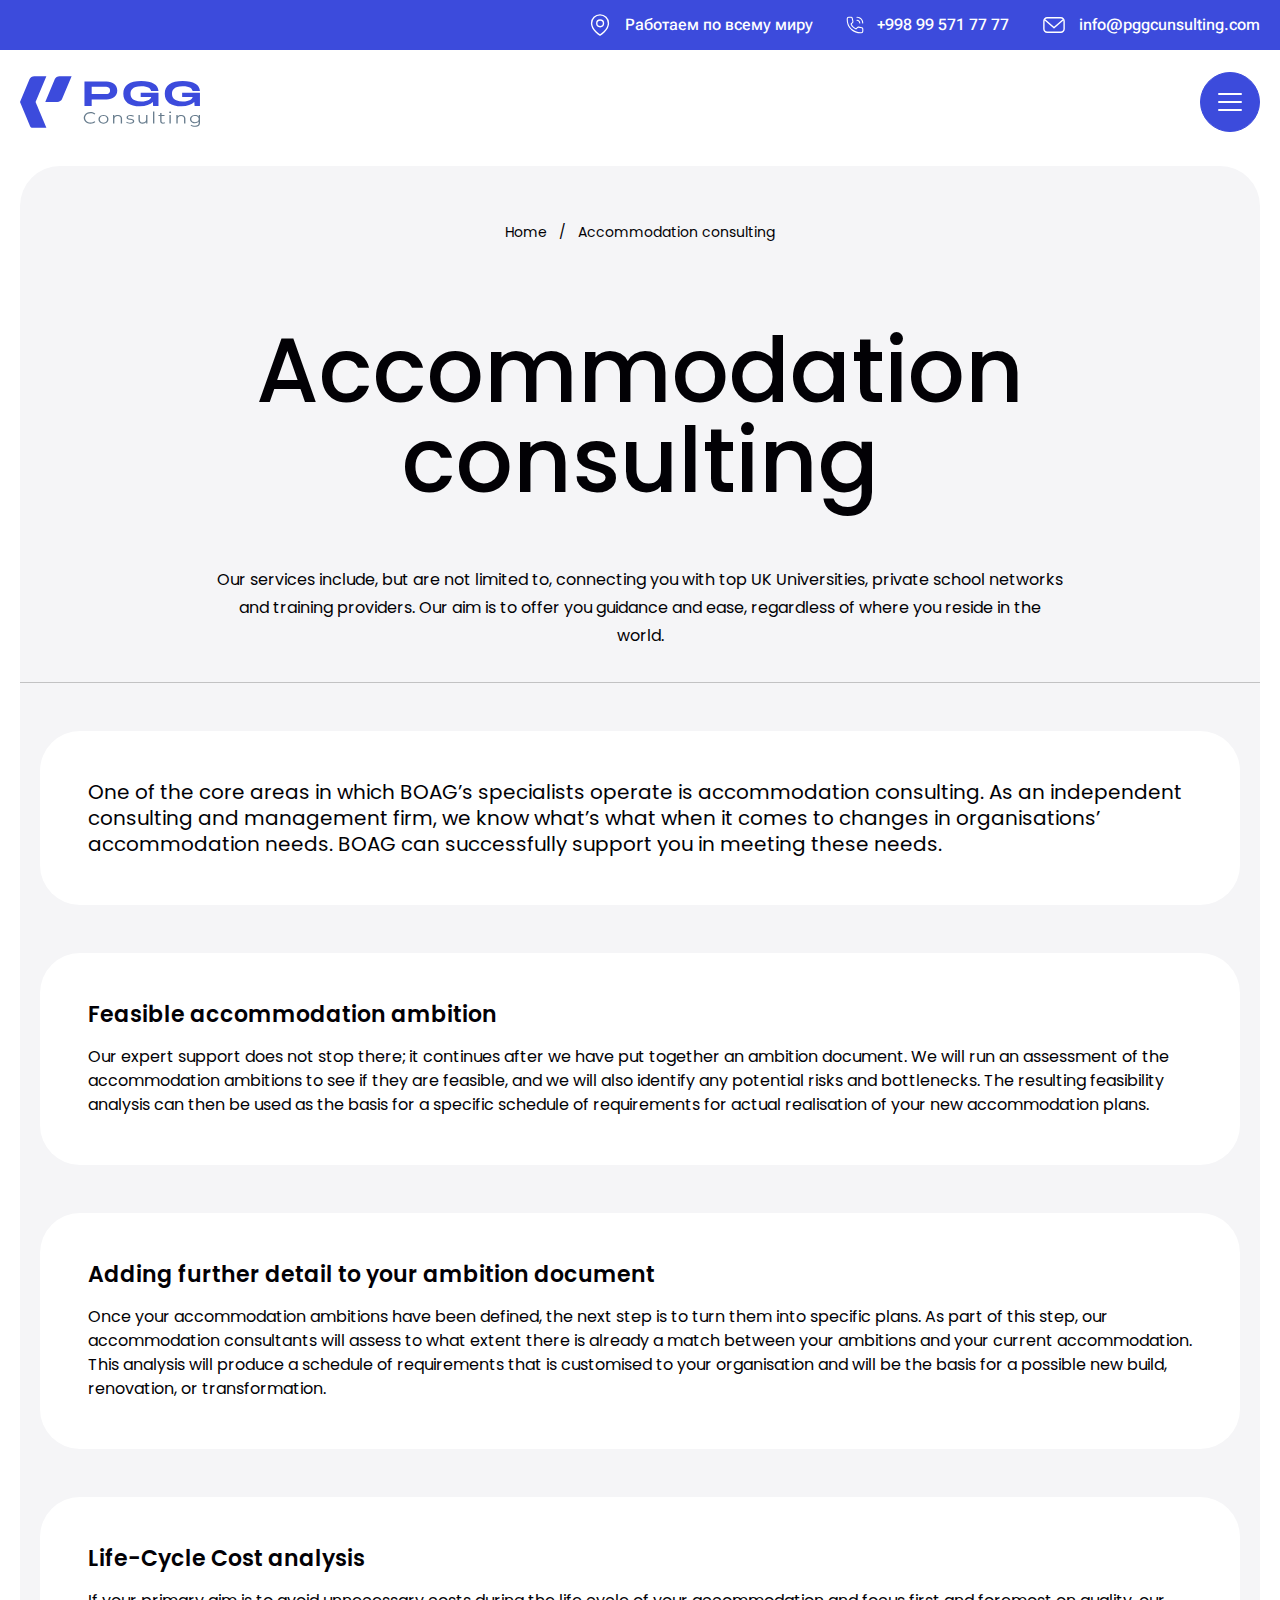
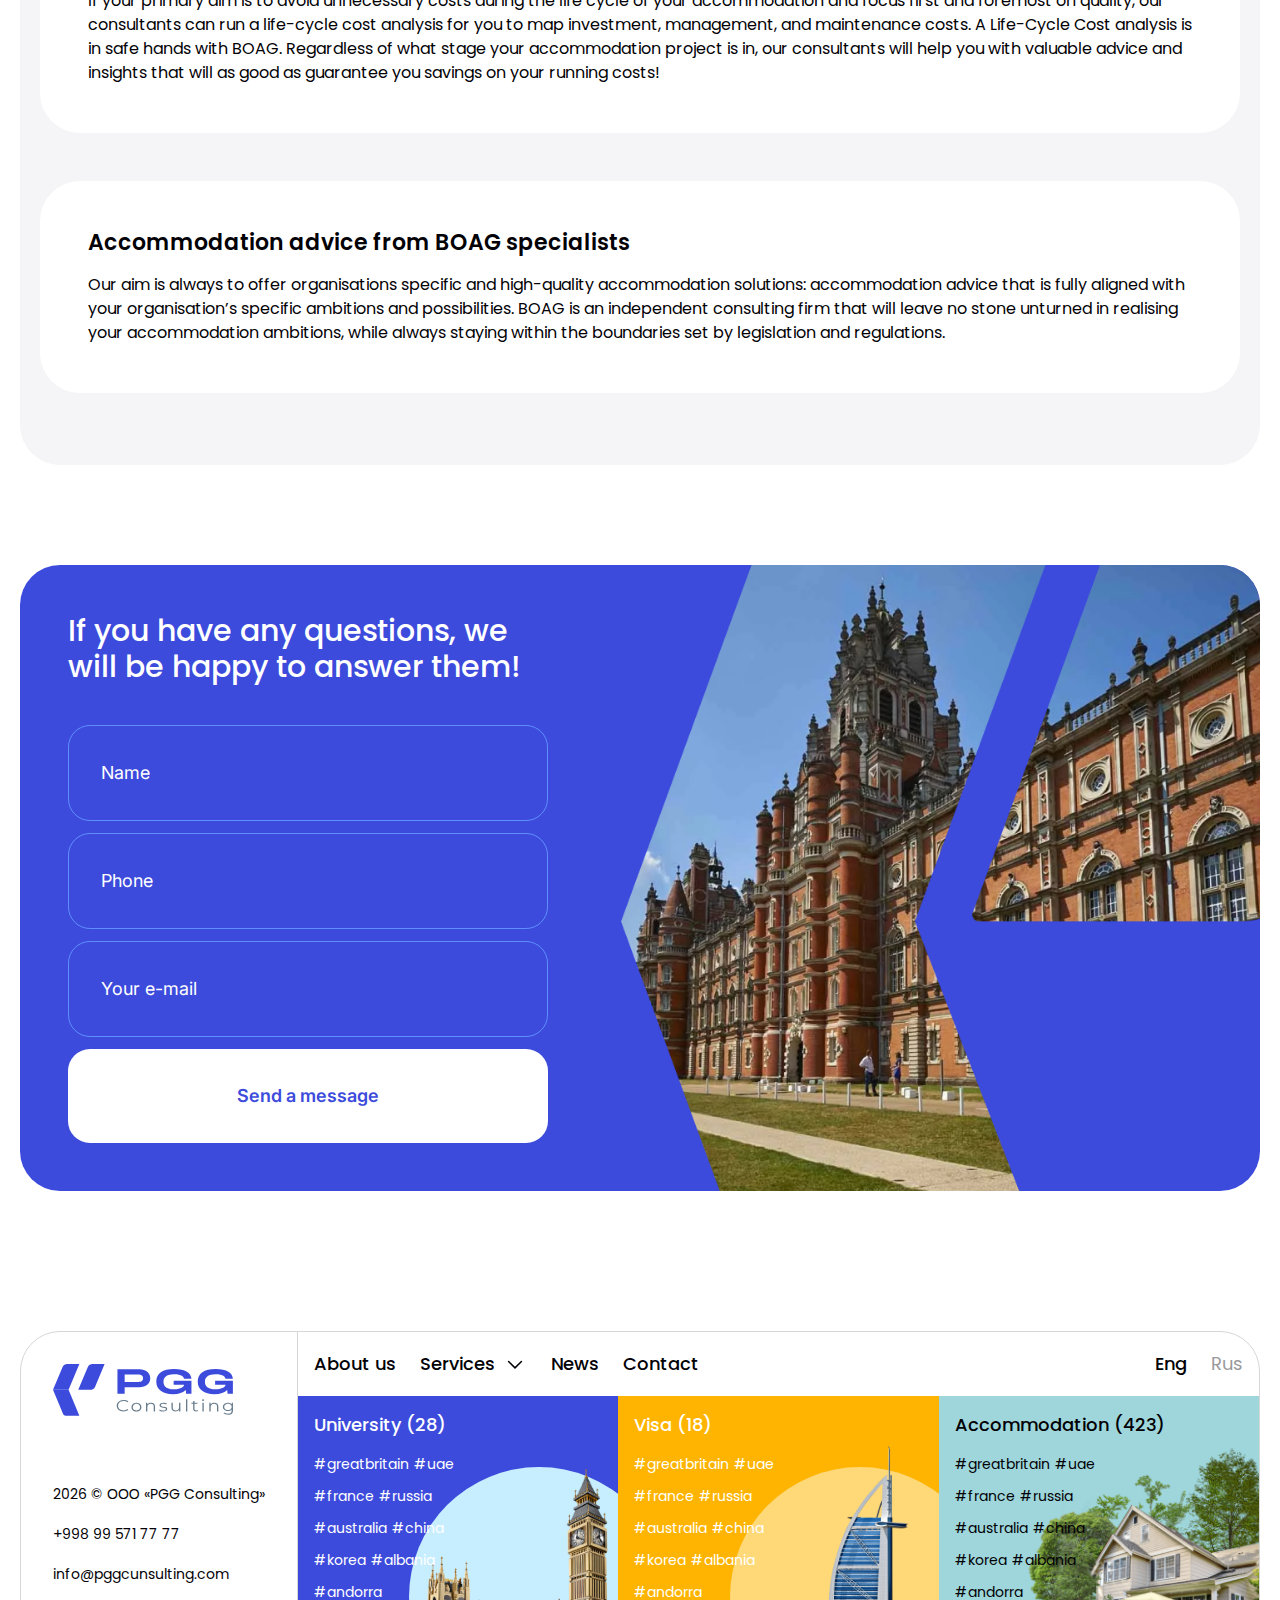
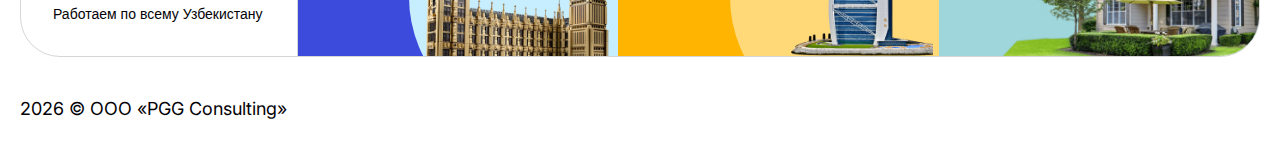
<file: accomodation-consulting.html>
<!DOCTYPE html>
<html lang="en">
  <head>
    <meta charset="UTF-8">
    <meta http-equiv="X-UA-Compatible" content="IE=edge">
    <meta name="viewport" content="width=device-width, initial-scale=1.0">
    <title>PGG Consulting | Accommodation consulting</title>
	<link rel="stylesheet" href="./css/basics.css">
	<script src="./js/scripts.js" defer></script>
  </head>
<body class="body">
  <header>
	  <div class="header__inner">
		<div class="header__info">
		  <div class="header__info__inner contentCenter">
			<div id="locationDiv">
			  <a class="infoDiv" href="./contact.html">
				<svg class="emailSvg" viewBox="0 0 28 28" fill="none" xmlns="http://www.w3.org/2000/svg">
				  <path d="M13.9975 24.8873C13.9975 24.8873 4.93945 19.4448 4.93945 12.1847C4.93945 7.17267 9.00179 3.11033 14.0138 3.11033C19.0258 3.11033 23.0881 7.17267 23.0881 12.1847C23.0881 19.4448 13.9975 24.8873 13.9975 24.8873Z" stroke="white" stroke-width="1.5" stroke-miterlimit="10" stroke-linecap="round" stroke-linejoin="round"/>
			      <path d="M14.1295 15.8153C16.134 15.8153 17.759 14.1903 17.759 12.1858C17.759 10.1813 16.134 8.55633 14.1295 8.55633C12.125 8.55633 10.5 10.1813 10.5 12.1858C10.5 14.1903 12.125 15.8153 14.1295 15.8153Z" stroke="white" stroke-width="1.5" stroke-miterlimit="10" stroke-linecap="round" stroke-linejoin="round"/>
				</svg>
				<span class="header__info__text">Работаем по всему миру</span>
			  </a>
			</div>
			<div id="phoneDiv">
			  <a class="infoDiv" href="tel:+998995717777">
			  	<svg class="phoneSvg" viewBox="0 0 28 28" fill="none" xmlns="http://www.w3.org/2000/svg">
				  <path d="M11.2072 16.7592C12.2572 17.766 13.488 18.585 14.8484 19.166L15.4539 19.4238L17.3147 17.5338C17.7767 17.0648 18.4452 16.8618 19.0904 16.9972L23.5984 17.941C24.3614 18.1032 24.9062 18.7763 24.9062 19.5557V22.8013C24.9062 23.9622 23.9659 24.9025 22.805 24.9025H21.8075C17.2179 24.9025 12.6889 23.3823 9.26354 20.328C8.9812 20.0772 8.70704 19.817 8.43987 19.551L8.48304 19.5942C8.21587 19.327 7.95687 19.0528 7.70604 18.7705C4.65054 15.3463 3.13037 10.8173 3.13037 6.22767V5.23017C3.13037 4.06933 4.0707 3.129 5.23154 3.129H8.4772C9.25654 3.129 9.9297 3.67383 10.0919 4.43683L11.0369 8.94483C11.171 9.58883 10.9692 10.2585 10.5002 10.7205L8.6102 12.5813L8.86804 13.1868C9.44904 14.546 10.1992 15.7092 11.2072 16.7592Z" stroke="currentColor" stroke-width="1.5" stroke-miterlimit="10" stroke-linecap="round" stroke-linejoin="round"/>
				  <path d="M16.7847 2.42916C16.3705 2.42916 16.0347 2.76495 16.0347 3.17916C16.0347 3.59338 16.3705 3.92916 16.7847 3.92916V2.42916ZM24.0718 11.2163C24.0718 11.6305 24.4076 11.9663 24.8218 11.9663C25.236 11.9663 25.5718 11.6305 25.5718 11.2163H24.0718ZM16.7847 6.55916C16.3705 6.55916 16.0347 6.89495 16.0347 7.30916C16.0347 7.72338 16.3705 8.05916 16.7847 8.05916V6.55916ZM19.9418 11.2163C19.9418 11.6305 20.2776 11.9663 20.6918 11.9663C21.106 11.9663 21.4418 11.6305 21.4418 11.2163H19.9418ZM16.7847 3.92916C20.8096 3.92916 24.0718 7.19138 24.0718 11.2163H25.5718C25.5718 6.36295 21.638 2.42916 16.7847 2.42916V3.92916ZM16.7847 8.05916C18.5278 8.05916 19.9418 9.47236 19.9418 11.2163H21.4418C21.4418 8.64364 19.3559 6.55916 16.7847 6.55916V8.05916Z" fill="currentColor"/>
	  		  	</svg>	
			  	<span class="header__info__text">+998 99 571 77 77</span>
			  </a>	
			</div>
			<div id="emailDiv">
			  <a class="infoDiv" href="mailto:info@pggcunsulting.com">
				<svg class="emailSvg" viewBox="0 0 32 32" fill="none" xmlns="http://www.w3.org/2000/svg">
				  <path fill-rule="evenodd" clip-rule="evenodd" d="M4.46083 10.5641C4.42941 10.7424 4.41302 10.926 4.41302 11.1133V20.8867C4.41302 22.6226 5.81993 24.0295 7.55587 24.0295H24.4439C26.1799 24.0295 27.587 22.6224 27.5881 20.8875V11.1133C27.5881 10.9256 27.5716 10.7417 27.5401 10.5631L16.5576 19.9748C16.2367 20.2499 15.7631 20.2499 15.4421 19.9748L4.46083 10.5641ZM5.24738 8.98046L15.9999 18.1952L26.7531 8.97983C26.179 8.35908 25.3575 7.97048 24.4452 7.97048H7.55587C6.64322 7.97048 5.82151 8.35935 5.24738 8.98046ZM2.69873 11.1133C2.69873 8.43061 4.87315 6.25619 7.55587 6.25619H24.4452C27.1279 6.25619 29.3023 8.43061 29.3023 11.1133V20.888C29.3007 23.5691 27.1265 25.7438 24.4439 25.7438H7.55587C4.87315 25.7438 2.69873 23.5694 2.69873 20.8867V11.1133Z" fill="currentColor"/>
				</svg>
				<span class="header__info__text">info@pggcunsulting.com</span>
			  </a>	
			</div>
		  </div>	
		</div>
		<div class="header__navigation">
		  <div class="header__navigation__inner contentCenter">
			<div class="logo">
			  <a href="./index.html" aria-label="headerLogo">
			    <svg id="logoHeader" viewBox="0 0 268 77" fill="none" xmlns="http://www.w3.org/2000/svg">
					  <path d="M58.9186 0C55.7832 0 52.9776 1.71799 51.9016 4.29749L37.6015 38.5H55.5518C58.6872 38.5 61.4928 36.782 62.5688 34.2025L76.8689 0H58.9186Z" fill="#3C4BDC"/>
					  <path d="M39.2734 0H21.3231C18.1877 0 15.3821 1.71799 14.3061 4.29749L0.00596619 38.5H23.18L39.2734 0Z" fill="#3C4BDC"/>
					  <path d="M0 38.5L15.0718 74.5431C15.6941 76.0312 17.1492 77 18.7622 77H39.2733L23.1799 38.5H0Z" fill="#3C4BDC"/>
					  <path d="M144.812 21.264C144.812 29.4231 138.304 34.6531 128.811 34.6531H106.724V44.4339H95.9761V7.82422H128.811C138.31 7.82422 144.812 13.1049 144.812 21.264ZM134.069 21.264C134.069 15.7198 129.054 15.7198 125.832 15.7198H106.73V26.7524H125.832C129.054 26.7575 134.069 26.7575 134.069 21.264Z" fill="#3C4BDC"/>
					  <path d="M179.677 24.8211H206.183V44.4335H198.246L197.766 38.6815C193.827 42.4469 187.556 44.9554 178.665 44.9554C163.265 44.9554 153.83 38.2609 153.83 26.1286C153.83 13.9963 163.26 7.30176 180.452 7.30176C197.165 7.30176 205.524 13.003 206.183 22.0997H195.261C194.665 19.3276 191.796 15.1974 180.458 15.1974C166.488 15.1974 164.579 21.9426 164.579 26.3364C164.579 30.7808 166.551 37.6832 180.458 37.6832C190.847 37.6832 195.024 33.71 195.261 30.9379H179.683V24.8211H179.677Z" fill="#3C4BDC"/>
					  <path d="M241.407 24.8211H267.913V44.4335H259.976L259.496 38.6815C255.557 42.4469 249.286 44.9554 240.395 44.9554C224.995 44.9554 215.56 38.2609 215.56 26.1286C215.56 13.9963 224.99 7.30176 242.188 7.30176C258.9 7.30176 267.259 13.003 267.919 22.0997H256.997C256.401 19.3276 253.532 15.1974 242.194 15.1974C228.223 15.1974 226.314 21.9426 226.314 26.3364C226.314 30.7808 228.287 37.6832 242.194 37.6832C252.583 37.6832 256.76 33.71 256.997 30.9379H241.419V24.8211H241.407Z" fill="#3C4BDC"/>
					  <path d="M99.8117 69.6762C98.2671 68.9312 97.0523 67.8974 96.1788 66.5747C95.2995 65.252 94.8599 63.7773 94.8599 62.1353C94.8599 60.4984 95.2995 59.0186 96.1788 57.701C97.0581 56.3783 98.2729 55.3445 99.8291 54.5995C101.385 53.8545 103.121 53.4795 105.047 53.4795C106.487 53.4795 107.824 53.6923 109.044 54.113C110.265 54.5336 111.3 55.1519 112.151 55.9627L110.849 57.103C109.334 55.76 107.419 55.086 105.105 55.086C103.572 55.086 102.172 55.3951 100.917 56.0083C99.6555 56.6266 98.6721 57.4678 97.9605 58.5371C97.249 59.6064 96.8903 60.8075 96.8903 62.1353C96.8903 63.463 97.249 64.6641 97.9605 65.7334C98.6721 66.8027 99.6555 67.644 100.917 68.2622C102.172 68.8805 103.572 69.1846 105.105 69.1846C107.436 69.1846 109.351 68.5055 110.849 67.1423L112.151 68.2825C111.3 69.0934 110.259 69.7116 109.027 70.1424C107.795 70.5732 106.458 70.786 105.018 70.786C103.092 70.7911 101.356 70.4211 99.8117 69.6762Z" fill="#667B8C"/>
					  <path d="M120.475 69.9295C119.347 69.372 118.456 68.5967 117.808 67.6084C117.16 66.6202 116.836 65.5002 116.836 64.2536C116.836 63.0069 117.16 61.8869 117.808 60.8987C118.456 59.9105 119.341 59.1402 120.475 58.5878C121.603 58.0354 122.87 57.7617 124.276 57.7617C125.681 57.7617 126.948 58.0354 128.076 58.5878C129.204 59.1402 130.09 59.9105 130.726 60.8987C131.362 61.8869 131.686 63.0069 131.686 64.2536C131.686 65.5002 131.368 66.6202 130.726 67.6084C130.09 68.5967 129.204 69.372 128.076 69.9295C126.948 70.4869 125.681 70.7707 124.276 70.7707C122.87 70.7707 121.603 70.4869 120.475 69.9295ZM127.064 68.6169C127.886 68.2014 128.528 67.6186 128.99 66.8533C129.453 66.0932 129.685 65.2266 129.685 64.2536C129.685 63.2805 129.453 62.4139 128.99 61.6538C128.528 60.8936 127.886 60.3058 127.064 59.8902C126.243 59.4746 125.311 59.2719 124.276 59.2719C123.24 59.2719 122.309 59.4797 121.487 59.8902C120.666 60.3058 120.018 60.8936 119.544 61.6538C119.069 62.4139 118.838 63.2805 118.838 64.2536C118.838 65.2266 119.075 66.0932 119.544 66.8533C120.012 67.6135 120.66 68.2014 121.487 68.6169C122.309 69.0325 123.24 69.2352 124.276 69.2352C125.311 69.2352 126.243 69.0274 127.064 68.6169Z" fill="#667B8C"/>
					  <path d="M150.348 59.1604C151.43 60.0929 151.974 61.4511 151.974 63.2349V70.6491H150.001V63.4022C150.001 62.0744 149.619 61.0609 148.861 60.3615C148.103 59.6621 147.022 59.3175 145.616 59.3175C144.043 59.3175 142.799 59.728 141.885 60.5439C140.971 61.3598 140.508 62.495 140.508 63.9343V70.644H138.535V57.858H140.421V60.2145C140.959 59.4341 141.7 58.831 142.654 58.4053C143.609 57.9745 144.714 57.7617 145.969 57.7617C147.808 57.7617 149.266 58.228 150.348 59.1604Z" fill="#667B8C"/>
					  <path d="M160.674 70.3205C159.592 70.0215 158.747 69.6465 158.134 69.1904L159.025 67.8271C159.633 68.2478 160.402 68.5924 161.328 68.8609C162.253 69.1295 163.213 69.2613 164.214 69.2613C165.545 69.2613 166.534 69.0789 167.17 68.714C167.807 68.3491 168.125 67.8322 168.125 67.1683C168.125 66.697 167.951 66.3271 167.598 66.0635C167.245 65.795 166.8 65.5922 166.268 65.4554C165.73 65.3186 165.018 65.1818 164.127 65.0551C162.941 64.8625 161.993 64.6648 161.27 64.4621C160.547 64.2594 159.933 63.9148 159.424 63.4283C158.915 62.9418 158.661 62.2678 158.661 61.4113C158.661 60.342 159.17 59.4653 160.188 58.7862C161.206 58.1071 162.623 57.7676 164.434 57.7676C165.377 57.7676 166.32 57.8791 167.263 58.097C168.206 58.3149 168.981 58.6038 169.594 58.9585L168.732 60.342C167.529 59.6122 166.094 59.2474 164.428 59.2474C163.167 59.2474 162.224 59.44 161.582 59.8302C160.94 60.2204 160.622 60.7322 160.622 61.3606C160.622 61.8471 160.801 62.2373 161.166 62.5262C161.524 62.8201 161.975 63.033 162.513 63.1698C163.051 63.3067 163.792 63.4486 164.735 63.5955C165.898 63.7881 166.835 63.9857 167.54 64.1783C168.24 64.3709 168.842 64.7054 169.345 65.1767C169.849 65.648 170.092 66.2966 170.092 67.1227C170.092 68.2427 169.559 69.1295 168.495 69.7833C167.431 70.437 165.955 70.7664 164.07 70.7664C162.889 70.7715 161.756 70.6195 160.674 70.3205Z" fill="#667B8C"/>
					  <path d="M189.714 57.8586V70.6446H187.828V68.3084C187.313 69.0888 186.596 69.6919 185.693 70.1176C184.785 70.5483 183.75 70.7612 182.587 70.7612C180.684 70.7612 179.18 70.295 178.081 69.3625C176.981 68.43 176.426 67.0668 176.426 65.2677V57.8535H178.399V65.1005C178.399 66.4434 178.775 67.4671 179.538 68.1614C180.296 68.8607 181.378 69.2054 182.784 69.2054C184.317 69.2054 185.531 68.7949 186.422 67.979C187.313 67.163 187.753 66.0228 187.753 64.5633V57.8535H189.714V57.8586Z" fill="#667B8C"/>
					  <path d="M198.067 52.6084H200.04V70.6497H198.067V52.6084Z" fill="#667B8C"/>
					  <path d="M216.105 69.8696C215.734 70.1636 215.277 70.3865 214.728 70.5385C214.178 70.6906 213.611 70.7717 213.021 70.7717C211.65 70.7717 210.597 70.4473 209.857 69.7987C209.116 69.15 208.746 68.2327 208.746 67.0519V59.3185H206.137V57.859H208.746V55.0615H210.719V57.859H215.162V59.3185H210.719V66.9506C210.719 67.7107 210.939 68.2935 211.373 68.6888C211.806 69.0841 212.431 69.2868 213.247 69.2868C213.652 69.2868 214.045 69.2311 214.427 69.1145C214.809 69.003 215.133 68.8409 215.41 68.628L216.105 69.8696Z" fill="#667B8C"/>
					  <path d="M222.491 54.6965C222.213 54.4533 222.074 54.1593 222.074 53.8198C222.074 53.4954 222.213 53.2116 222.491 52.9684C222.768 52.7251 223.11 52.6035 223.52 52.6035C223.931 52.6035 224.267 52.7201 224.55 52.9582C224.834 53.1964 224.967 53.4752 224.967 53.7944C224.967 54.1492 224.828 54.4533 224.55 54.6965C224.273 54.9398 223.931 55.0614 223.52 55.0614C223.11 55.0614 222.768 54.9398 222.491 54.6965ZM222.514 57.8588H224.487V70.6448H222.514V57.8588Z" fill="#667B8C"/>
					  <path d="M244.624 59.1604C245.705 60.0929 246.249 61.4511 246.249 63.2349V70.6491H244.276V63.4022C244.276 62.0744 243.895 61.0609 243.137 60.3615C242.379 59.6621 241.297 59.3175 239.892 59.3175C238.318 59.3175 237.074 59.728 236.16 60.5439C235.246 61.3649 234.784 62.495 234.784 63.9343V70.644H232.811V57.858H234.697V60.2145C235.235 59.4341 235.975 58.831 236.93 58.4053C237.884 57.9745 238.989 57.7617 240.244 57.7617C242.078 57.7617 243.536 58.228 244.624 59.1604Z" fill="#667B8C"/>
					  <path d="M268 57.8582V69.0884C268 71.2625 267.393 72.869 266.184 73.913C264.975 74.9569 263.147 75.4789 260.705 75.4789C259.358 75.4789 258.073 75.3066 256.864 74.9569C255.649 74.6072 254.666 74.1258 253.908 73.5126L254.909 72.2C255.609 72.7524 256.465 73.1781 257.477 73.4872C258.484 73.7964 259.543 73.9484 260.653 73.9484C262.505 73.9484 263.864 73.5734 264.732 72.8183C265.599 72.0632 266.033 70.8925 266.033 69.3063V67.6796C265.426 68.4904 264.622 69.1036 263.633 69.5293C262.643 69.9499 261.544 70.1628 260.341 70.1628C258.97 70.1628 257.726 69.8993 256.61 69.3722C255.493 68.8452 254.614 68.1053 253.972 67.1576C253.336 66.2099 253.017 65.1355 253.017 63.9345C253.017 62.7334 253.336 61.6641 253.972 60.7266C254.608 59.789 255.487 59.0592 256.592 58.5373C257.703 58.0203 258.953 57.7568 260.341 57.7568C261.579 57.7568 262.701 57.9747 263.696 58.4106C264.691 58.8464 265.501 59.4799 266.108 60.3059V57.8481H268V57.8582ZM263.395 68.0343C264.246 67.639 264.911 67.0816 265.38 66.367C265.854 65.6524 266.085 64.8416 266.085 63.9345C266.085 63.0273 265.848 62.2216 265.38 61.5171C264.911 60.8127 264.252 60.2603 263.407 59.865C262.562 59.4697 261.608 59.2721 260.538 59.2721C259.485 59.2721 258.536 59.4647 257.692 59.8549C256.847 60.2451 256.193 60.7925 255.719 61.507C255.25 62.2216 255.013 63.0324 255.013 63.9395C255.013 64.8467 255.25 65.6575 255.719 66.3721C256.193 67.0866 256.847 67.639 257.692 68.0394C258.536 68.4347 259.485 68.6374 260.538 68.6374C261.59 68.6374 262.545 68.4296 263.395 68.0343Z" fill="#667B8C"/>
				</svg>
			  </a>
			  <a href="./index.html" aria-label="mobileLogo">
				<svg id="logoMobile" class="hidden" viewBox="0 0 170 56" fill="none" xmlns="http://www.w3.org/2000/svg">
						<path d="M37.1784 -3.8147e-06C35.2 -3.8147e-06 33.4296 1.23745 32.7506 3.09546L23.7271 27.7314H35.054C37.0324 27.7314 38.8028 26.4939 39.4818 24.6359L48.5053 -3.8147e-06H37.1784Z" fill="white"/>
						<path d="M24.7819 -3.8147e-06H13.455C11.4766 -3.8147e-06 9.70617 1.23745 9.02722 3.09546L0.00366211 27.7314H14.6268L24.7819 -3.8147e-06Z" fill="white"/>
						<path d="M0 27.7314L9.19752 52.8386C9.77489 54.4148 11.2749 55.4627 12.9534 55.4627H24.7819L14.6268 27.7314H0Z" fill="white"/>
						<path d="M91.3781 15.3166C91.3781 21.1936 87.2715 24.9607 81.2814 24.9607H67.3445V32.0058H60.5623V5.63595H81.2814C87.2752 5.63595 91.3781 9.43956 91.3781 15.3166ZM84.5995 15.3166C84.5995 11.3231 81.4347 11.3231 79.4015 11.3231H67.3482V19.2698H79.4015C81.4347 19.2735 84.5995 19.2735 84.5995 15.3166Z" fill="white"/>
						<path d="M113.378 17.8791H130.104V32.0058H125.096L124.793 27.8627C122.307 30.5748 118.35 32.3817 112.74 32.3817C103.022 32.3817 97.0688 27.5597 97.0688 18.8209C97.0688 10.082 103.019 5.25997 113.868 5.25997C124.413 5.25997 129.688 9.36656 130.104 15.9189H123.212C122.836 13.9221 121.026 10.9471 113.871 10.9471C105.056 10.9471 103.851 15.8057 103.851 18.9705C103.851 22.1718 105.096 27.1436 113.871 27.1436C120.427 27.1436 123.063 24.2817 123.212 22.285H113.382V17.8791H113.378Z" fill="white"/>
						<path d="M152.331 17.8791H169.057V32.0058H164.049L163.746 27.8627C161.26 30.5748 157.303 32.3817 151.692 32.3817C141.975 32.3817 136.021 27.5597 136.021 18.8209C136.021 10.082 141.971 5.25997 152.824 5.25997C163.37 5.25997 168.644 9.36656 169.06 15.9189H162.169C161.793 13.9221 159.982 10.9471 152.827 10.9471C144.012 10.9471 142.807 15.8057 142.807 18.9705C142.807 22.1718 144.052 27.1436 152.827 27.1436C159.383 27.1436 162.019 24.2817 162.169 22.285H152.338V17.8791H152.331Z" fill="white"/>
						<path d="M62.9823 50.188C62.0077 49.6514 61.2411 48.9067 60.6899 47.954C60.1351 47.0013 59.8577 45.939 59.8577 44.7563C59.8577 43.5773 60.1351 42.5114 60.6899 41.5623C61.2448 40.6096 62.0114 39.8649 62.9933 39.3283C63.9752 38.7917 65.0703 38.5216 66.2859 38.5216C67.1948 38.5216 68.038 38.6749 68.8082 38.9779C69.5784 39.2809 70.2318 39.7262 70.7684 40.3103L69.9471 41.1316C68.9907 40.1642 67.7825 39.6787 66.3224 39.6787C65.355 39.6787 64.4717 39.9014 63.6795 40.3431C62.8838 40.7884 62.2632 41.3944 61.8142 42.1646C61.3652 42.9348 61.1389 43.7999 61.1389 44.7563C61.1389 45.7127 61.3652 46.5778 61.8142 47.348C62.2632 48.1183 62.8838 48.7242 63.6795 49.1695C64.4717 49.6149 65.355 49.8339 66.3224 49.8339C67.7934 49.8339 69.0017 49.3448 69.9471 48.3628L70.7684 49.1842C70.2318 49.7682 69.5748 50.2135 68.7973 50.5238C68.0198 50.8341 67.1765 50.9874 66.2676 50.9874C65.0521 50.9911 63.957 50.7246 62.9823 50.188Z" fill="white"/>
						<path d="M76.0211 50.3705C75.3093 49.969 74.7472 49.4105 74.3383 48.6987C73.9295 47.9869 73.7251 47.1801 73.7251 46.2822C73.7251 45.3842 73.9295 44.5775 74.3383 43.8657C74.7472 43.1538 75.3057 42.599 76.0211 42.2011C76.7329 41.8032 77.5324 41.6061 78.4194 41.6061C79.3064 41.6061 80.1058 41.8032 80.8176 42.2011C81.5295 42.599 82.0879 43.1538 82.4895 43.8657C82.891 44.5775 83.0954 45.3842 83.0954 46.2822C83.0954 47.1801 82.8947 47.9869 82.4895 48.6987C82.0879 49.4105 81.5295 49.969 80.8176 50.3705C80.1058 50.772 79.3064 50.9764 78.4194 50.9764C77.5324 50.9764 76.7329 50.772 76.0211 50.3705ZM80.1788 49.4251C80.6972 49.1257 81.1024 48.706 81.3944 48.1548C81.6864 47.6072 81.8324 46.983 81.8324 46.2822C81.8324 45.5813 81.6864 44.9571 81.3944 44.4095C81.1024 43.862 80.6972 43.4386 80.1788 43.1393C79.6605 42.8399 79.0728 42.6939 78.4194 42.6939C77.766 42.6939 77.1783 42.8436 76.6599 43.1393C76.1416 43.4386 75.7328 43.862 75.4334 44.4095C75.1341 44.9571 74.9881 45.5813 74.9881 46.2822C74.9881 46.983 75.1378 47.6072 75.4334 48.1548C75.7291 48.7023 76.1379 49.1257 76.6599 49.4251C77.1783 49.7244 77.766 49.8704 78.4194 49.8704C79.0728 49.8704 79.6605 49.7207 80.1788 49.4251Z" fill="white"/>
						<path d="M94.8717 42.6136C95.5543 43.2853 95.8974 44.2635 95.8974 45.5484V50.8888H94.6526V45.6689C94.6526 44.7125 94.4117 43.9825 93.9335 43.4787C93.4553 42.975 92.7727 42.7268 91.8857 42.7268C90.8928 42.7268 90.108 43.0224 89.5313 43.6101C88.9545 44.1978 88.6625 45.0155 88.6625 46.0522V50.8852H87.4177V41.6755H88.6077V43.3729C88.9472 42.8107 89.4145 42.3763 90.0168 42.0697C90.6191 41.7594 91.3163 41.6061 92.1084 41.6061C93.2692 41.6061 94.189 41.9419 94.8717 42.6136Z" fill="white"/>
						<path d="M101.387 50.6516C100.705 50.4362 100.172 50.1661 99.7847 49.8376L100.347 48.8556C100.73 49.1586 101.216 49.4068 101.8 49.6003C102.384 49.7937 102.99 49.8887 103.621 49.8887C104.461 49.8887 105.085 49.7572 105.486 49.4944C105.888 49.2316 106.089 48.8593 106.089 48.3811C106.089 48.0416 105.979 47.7751 105.757 47.5853C105.534 47.3919 105.253 47.2458 104.917 47.1473C104.578 47.0487 104.129 46.9502 103.566 46.8589C102.818 46.7202 102.219 46.5778 101.763 46.4318C101.307 46.2858 100.92 46.0376 100.599 45.6872C100.277 45.3367 100.117 44.8512 100.117 44.2343C100.117 43.4641 100.438 42.8326 101.081 42.3435C101.723 41.8543 102.617 41.6098 103.76 41.6098C104.355 41.6098 104.95 41.6901 105.545 41.847C106.14 42.004 106.629 42.2121 107.016 42.4676L106.472 43.4641C105.713 42.9385 104.807 42.6757 103.756 42.6757C102.96 42.6757 102.365 42.8144 101.96 43.0954C101.555 43.3765 101.354 43.7452 101.354 44.1978C101.354 44.5483 101.467 44.8293 101.697 45.0374C101.924 45.2491 102.208 45.4024 102.548 45.501C102.887 45.5995 103.355 45.7018 103.95 45.8076C104.683 45.9463 105.275 46.0887 105.72 46.2274C106.162 46.3661 106.541 46.607 106.859 46.9465C107.177 47.286 107.33 47.7532 107.33 48.3482C107.33 49.1549 106.994 49.7937 106.322 50.2646C105.651 50.7355 104.72 50.9728 103.53 50.9728C102.785 50.9764 102.07 50.8669 101.387 50.6516Z" fill="white"/>
						<path d="M119.712 41.6755V50.8852H118.522V49.2024C118.197 49.7646 117.744 50.1989 117.175 50.5056C116.602 50.8158 115.948 50.9691 115.214 50.9691C114.014 50.9691 113.064 50.6333 112.371 49.9617C111.677 49.29 111.327 48.3081 111.327 47.0122V41.6718H112.572V46.8918C112.572 47.8591 112.809 48.5964 113.291 49.0965C113.769 49.6003 114.452 49.8485 115.339 49.8485C116.306 49.8485 117.072 49.5528 117.635 48.9651C118.197 48.3774 118.474 47.5561 118.474 46.5048V41.6718H119.712V41.6755Z" fill="white"/>
						<path d="M124.983 37.8939H126.228V50.8889H124.983V37.8939Z" fill="white"/>
						<path d="M136.364 50.3267C136.131 50.5384 135.842 50.699 135.496 50.8085C135.149 50.918 134.791 50.9764 134.419 50.9764C133.554 50.9764 132.889 50.7428 132.422 50.2756C131.955 49.8084 131.721 49.1477 131.721 48.2971V42.7268H130.075V41.6755H131.721V39.6605H132.966V41.6755H135.769V42.7268H132.966V48.2241C132.966 48.7717 133.105 49.1914 133.378 49.4762C133.652 49.7609 134.046 49.9069 134.561 49.9069C134.817 49.9069 135.065 49.8667 135.306 49.7828C135.547 49.7025 135.751 49.5857 135.926 49.4324L136.364 50.3267Z" fill="white"/>
						<path d="M140.394 39.3977C140.219 39.2225 140.132 39.0107 140.132 38.7662C140.132 38.5325 140.219 38.3281 140.394 38.1529C140.57 37.9777 140.785 37.8901 141.044 37.8901C141.303 37.8901 141.515 37.974 141.694 38.1456C141.873 38.3172 141.957 38.518 141.957 38.7479C141.957 39.0034 141.869 39.2225 141.694 39.3977C141.519 39.5729 141.303 39.6605 141.044 39.6605C140.785 39.6605 140.57 39.5729 140.394 39.3977ZM140.409 41.6755H141.654V50.8852H140.409V41.6755Z" fill="white"/>
						<path d="M154.36 42.6136C155.043 43.2853 155.386 44.2635 155.386 45.5484V50.8888H154.141V45.6689C154.141 44.7125 153.9 43.9825 153.422 43.4787C152.944 42.975 152.261 42.7268 151.374 42.7268C150.382 42.7268 149.597 43.0224 149.02 43.6101C148.443 44.2015 148.151 45.0155 148.151 46.0522V50.8852H146.906V41.6755H148.096V43.3729C148.436 42.8107 148.903 42.3763 149.506 42.0697C150.108 41.7594 150.805 41.6061 151.597 41.6061C152.754 41.6061 153.674 41.9419 154.36 42.6136Z" fill="white"/>
						<path d="M169.111 41.6755V49.7645C169.111 51.3305 168.728 52.4877 167.965 53.2396C167.202 53.9916 166.049 54.3676 164.508 54.3676C163.658 54.3676 162.847 54.2435 162.084 53.9916C161.318 53.7397 160.697 53.393 160.219 52.9513L160.851 52.0058C161.292 52.4037 161.833 52.7103 162.471 52.933C163.107 53.1557 163.775 53.2652 164.475 53.2652C165.643 53.2652 166.501 52.9951 167.049 52.4512C167.596 51.9073 167.87 51.0641 167.87 49.9215V48.7498C167.487 49.3338 166.979 49.7755 166.355 50.0821C165.731 50.3851 165.038 50.5384 164.278 50.5384C163.413 50.5384 162.628 50.3486 161.924 49.969C161.219 49.5893 160.664 49.0564 160.259 48.3738C159.858 47.6912 159.657 46.9173 159.657 46.0522C159.657 45.1871 159.858 44.4168 160.259 43.7415C160.661 43.0662 161.216 42.5406 161.913 42.1646C162.614 41.7923 163.402 41.6025 164.278 41.6025C165.059 41.6025 165.768 41.7594 166.395 42.0733C167.023 42.3873 167.534 42.8436 167.918 43.4386V41.6682H169.111V41.6755ZM166.206 49.0053C166.742 48.7206 167.162 48.319 167.458 47.8043C167.757 47.2896 167.903 46.7056 167.903 46.0522C167.903 45.3988 167.753 44.8184 167.458 44.311C167.162 43.8036 166.746 43.4057 166.213 43.121C165.68 42.8363 165.078 42.6939 164.402 42.6939C163.738 42.6939 163.139 42.8326 162.606 43.1137C162.073 43.3948 161.661 43.789 161.362 44.3037C161.066 44.8184 160.916 45.4024 160.916 46.0558C160.916 46.7092 161.066 47.2933 161.362 47.808C161.661 48.3227 162.073 48.7206 162.606 49.0089C163.139 49.2937 163.738 49.4397 164.402 49.4397C165.067 49.4397 165.669 49.29 166.206 49.0053Z" fill="white"/>
				</svg>
			  </a>
			</div>
			<div class="hamburger">
			  <span class="hamburger__span" id="span1"></span>	
			  <span class="hamburger__span" id="span2"></span>	
			  <span class="hamburger__span" id="span3"></span>	
			</div>  
		  </div> 	
		</div>
	  </div>	
	  <div class="mobileHeader hidden">
		<div class="mobileHeader__inner contentCenter">
		  <div class="margin"></div>
		  <div class="mobileHeader__content">
			<div class="mobileLinkContainer">
				<a class="mobileLink" href="./index.html" aria-label="home">Home</a>
				<a class="mobileLink" href="./about.html" aria-label="about">About us</a>
				<div class="servicesMobileContainer">
				  <div class="servicesMobileDiv">
					<span class="mobileLink">Services</span>		
					<svg class="chevron-down" viewBox="0 0 24 24" fill="none" xmlns="http://www.w3.org/2000/svg">
					  <path d="M18.4332 9.4502L12.0042 15.8802L5.57422 9.4502" stroke="white" stroke-width="1.5" stroke-miterlimit="10" stroke-linecap="round" stroke-linejoin="round"/>
					</svg>
				  </div>
				  <div class="mobileServiceList">
					<a class="serviceList__link" href="./educational-programs.html" aria-label="educational-programs">Educational programs</a>
					<a class="serviceList__link" href="./accomodation-consulting.html" aria-label="accomodation-consulting">Accomodation consulting</a>
					<a class="serviceList__link" href="./visa-consulting.html" aria-label="visa-consulting">Visa consulting</a>
				  </div>
				</div>
				<a class="mobileLink" href="./news.html" aria-label="news">News</a>
				<a class="mobileLink" href="./contact.html" aria-label="contact">Contact</a>
			</div>
			<div class="mobileSocialMediaContainer">
				<div class="mobileSvyaz">
				  <div id="phoneDiv">
						<a class="infoDiv" href="tel:+998995717777">
							<svg class="phoneSvg" viewBox="0 0 28 28" fill="none" xmlns="http://www.w3.org/2000/svg">
							<path d="M11.2072 16.7592C12.2572 17.766 13.488 18.585 14.8484 19.166L15.4539 19.4238L17.3147 17.5338C17.7767 17.0648 18.4452 16.8618 19.0904 16.9972L23.5984 17.941C24.3614 18.1032 24.9062 18.7763 24.9062 19.5557V22.8013C24.9062 23.9622 23.9659 24.9025 22.805 24.9025H21.8075C17.2179 24.9025 12.6889 23.3823 9.26354 20.328C8.9812 20.0772 8.70704 19.817 8.43987 19.551L8.48304 19.5942C8.21587 19.327 7.95687 19.0528 7.70604 18.7705C4.65054 15.3463 3.13037 10.8173 3.13037 6.22767V5.23017C3.13037 4.06933 4.0707 3.129 5.23154 3.129H8.4772C9.25654 3.129 9.9297 3.67383 10.0919 4.43683L11.0369 8.94483C11.171 9.58883 10.9692 10.2585 10.5002 10.7205L8.6102 12.5813L8.86804 13.1868C9.44904 14.546 10.1992 15.7092 11.2072 16.7592Z" stroke="currentColor" stroke-width="1.5" stroke-miterlimit="10" stroke-linecap="round" stroke-linejoin="round"/>
							<path d="M16.7847 2.42916C16.3705 2.42916 16.0347 2.76495 16.0347 3.17916C16.0347 3.59338 16.3705 3.92916 16.7847 3.92916V2.42916ZM24.0718 11.2163C24.0718 11.6305 24.4076 11.9663 24.8218 11.9663C25.236 11.9663 25.5718 11.6305 25.5718 11.2163H24.0718ZM16.7847 6.55916C16.3705 6.55916 16.0347 6.89495 16.0347 7.30916C16.0347 7.72338 16.3705 8.05916 16.7847 8.05916V6.55916ZM19.9418 11.2163C19.9418 11.6305 20.2776 11.9663 20.6918 11.9663C21.106 11.9663 21.4418 11.6305 21.4418 11.2163H19.9418ZM16.7847 3.92916C20.8096 3.92916 24.0718 7.19138 24.0718 11.2163H25.5718C25.5718 6.36295 21.638 2.42916 16.7847 2.42916V3.92916ZM16.7847 8.05916C18.5278 8.05916 19.9418 9.47236 19.9418 11.2163H21.4418C21.4418 8.64364 19.3559 6.55916 16.7847 6.55916V8.05916Z" fill="currentColor"/>
							  </svg>	
							<span class="header__info__text">+998 99 571 77 77</span>
						</a>	
				  </div>
				  <div id="emailDiv">
						<a class="infoDiv" href="mailto:info@pggcunsulting.com">
						  <svg class="emailSvg" viewBox="0 0 32 32" fill="none" xmlns="http://www.w3.org/2000/svg">
							<path fill-rule="evenodd" clip-rule="evenodd" d="M4.46083 10.5641C4.42941 10.7424 4.41302 10.926 4.41302 11.1133V20.8867C4.41302 22.6226 5.81993 24.0295 7.55587 24.0295H24.4439C26.1799 24.0295 27.587 22.6224 27.5881 20.8875V11.1133C27.5881 10.9256 27.5716 10.7417 27.5401 10.5631L16.5576 19.9748C16.2367 20.2499 15.7631 20.2499 15.4421 19.9748L4.46083 10.5641ZM5.24738 8.98046L15.9999 18.1952L26.7531 8.97983C26.179 8.35908 25.3575 7.97048 24.4452 7.97048H7.55587C6.64322 7.97048 5.82151 8.35935 5.24738 8.98046ZM2.69873 11.1133C2.69873 8.43061 4.87315 6.25619 7.55587 6.25619H24.4452C27.1279 6.25619 29.3023 8.43061 29.3023 11.1133V20.888C29.3007 23.5691 27.1265 25.7438 24.4439 25.7438H7.55587C4.87315 25.7438 2.69873 23.5694 2.69873 20.8867V11.1133Z" fill="currentColor"/>
						  </svg>
						  <span class="header__info__text">info@pggcunsulting.com</span>
						</a>	
				  </div>	
				</div>
				<div class="socialMediaDiv">
					<a href="#" aria-label="facebook" class="socialMedia">
					  <svg class="socialMediaIcon" viewBox="0 0 40 40" fill="none" xmlns="http://www.w3.org/2000/svg">
						<path d="M22.3537 36.6666H16.7108C15.7682 36.6666 15.0015 35.9051 15.0015 34.9689V22.3266H11.7093C10.7667 22.3266 10 21.5648 10 20.6289V15.2117C10 14.2755 10.7667 13.5139 11.7093 13.5139H15.0015V10.8011C15.0015 8.11137 15.8518 5.82293 17.4603 4.18364C19.076 2.53687 21.334 1.66663 23.9901 1.66663L28.2937 1.67357C29.2346 1.67517 30 2.43674 30 3.37134V8.40109C30 9.3373 29.2335 10.0989 28.2913 10.0989L25.3937 10.0999C24.51 10.0999 24.285 10.2759 24.2369 10.3298C24.1576 10.4193 24.0632 10.6722 24.0632 11.3705V13.5136H28.0735C28.3754 13.5136 28.6679 13.5876 28.9193 13.727C29.4615 14.0279 29.7986 14.597 29.7986 15.2119L29.7965 20.6291C29.7965 21.5648 29.0298 22.3264 28.0872 22.3264H24.0632V34.9689C24.0632 35.9051 23.2962 36.6666 22.3537 36.6666V36.6666ZM17.0672 34.6148H21.9972V21.4081C21.9972 20.783 22.5093 20.2745 23.1384 20.2745H27.7307L27.7326 15.5657H23.1382C22.5091 15.5657 21.9972 15.0573 21.9972 14.4322V11.3705C21.9972 10.5688 22.0792 9.6572 22.6884 8.972C23.4245 8.14368 24.5845 8.04808 25.3932 8.04808L27.9342 8.04701V3.72488L23.9885 3.71848C19.7199 3.71848 17.0672 6.43256 17.0672 10.8011V14.4322C17.0672 15.0571 16.5554 15.5657 15.9263 15.5657H12.0658V20.2745H15.9263C16.5554 20.2745 17.0672 20.783 17.0672 21.4081V34.6148ZM28.2896 3.72542H28.2899H28.2896Z" fill="#3C4BDC"/>
					  </svg>
					</a>
					<a href="#" aria-label="instagram" class="socialMedia">
					  <svg class="socialMediaIcon" viewBox="0 0 40 40" fill="none" xmlns="http://www.w3.org/2000/svg">
						<path d="M36.5845 13.1335C36.5064 11.3624 36.22 10.1447 35.8096 9.08962C35.3863 7.96966 34.735 6.96696 33.8817 6.13341C33.048 5.28689 32.0385 4.6291 30.9313 4.21245C29.8699 3.80217 28.6583 3.51575 26.8869 3.43766C25.1022 3.35296 24.5356 3.33337 20.0091 3.33337C15.4826 3.33337 14.916 3.35296 13.1379 3.43105C11.3665 3.50914 10.1486 3.79581 9.09354 4.20584C7.97311 4.6291 6.97021 5.28027 6.13651 6.13341C5.28982 6.96696 4.63217 7.97627 4.21519 9.08326C3.80482 10.1447 3.51835 11.3557 3.44025 13.1269C3.35553 14.9112 3.33594 15.4777 3.33594 20.0033C3.33594 24.529 3.35553 25.0955 3.43363 26.8732C3.51174 28.6443 3.79846 29.862 4.20883 30.9171C4.63217 32.037 5.28982 33.0397 6.13651 33.8733C6.97021 34.7198 7.97972 35.3776 9.08692 35.7942C10.1486 36.2045 11.3598 36.4909 13.1316 36.569C14.9094 36.6474 15.4762 36.6667 20.0027 36.6667C24.5292 36.6667 25.0958 36.6474 26.8739 36.569C28.6454 36.4909 29.8632 36.2045 30.9183 35.7942C33.1589 34.9281 34.9304 33.157 35.7966 30.9171C36.2067 29.8556 36.4935 28.6443 36.5716 26.8732C36.6497 25.0955 36.6693 24.529 36.6693 20.0033C36.6693 15.4777 36.6627 14.9112 36.5845 13.1335ZM33.5822 26.743C33.5105 28.3709 33.237 29.25 33.009 29.836C32.4488 31.2882 31.2961 32.4407 29.8436 33.0008C29.2575 33.2287 28.3719 33.5022 26.75 33.5736C24.9915 33.652 24.4641 33.6713 20.0157 33.6713C15.5673 33.6713 15.0333 33.652 13.2812 33.5736C11.6529 33.5022 10.7737 33.2287 10.1875 33.0008C9.46473 32.7337 8.80682 32.3105 8.2728 31.757C7.7192 31.2165 7.29586 30.5653 7.02873 29.8426C6.80078 29.2566 6.52728 28.3709 6.45579 26.7496C6.37743 24.9914 6.3581 24.4639 6.3581 20.0163C6.3581 15.5688 6.37743 15.0349 6.45579 13.2833C6.52728 11.6554 6.80078 10.7763 7.02873 10.1903C7.29586 9.46735 7.7192 8.80982 8.27942 8.27566C8.81979 7.72216 9.47109 7.2989 10.1941 7.03208C10.7803 6.80417 11.6662 6.53072 13.2878 6.45899C15.0463 6.3809 15.5739 6.36132 20.0221 6.36132C24.4771 6.36132 25.0045 6.3809 26.7566 6.45899C28.3848 6.53072 29.2641 6.80417 29.8503 7.03208C30.573 7.2989 31.231 7.72216 31.765 8.27566C32.3186 8.81618 32.7419 9.46735 33.009 10.1903C33.237 10.7763 33.5105 11.6617 33.5822 13.2833C33.6603 15.0415 33.6799 15.5688 33.6799 20.0163C33.6799 24.4639 33.6603 24.9848 33.5822 26.743Z" fill="#3C4BDC"/>
						<path d="M19.9974 11.6666C15.3968 11.6666 11.6641 15.3991 11.6641 20C11.6641 24.6008 15.3968 28.3333 19.9974 28.3333C24.5983 28.3333 28.3307 24.6008 28.3307 20C28.3307 15.3991 24.5983 11.6666 19.9974 11.6666ZM19.9974 25.4056C17.0128 25.4056 14.5918 22.9848 14.5918 20C14.5918 17.0151 17.0128 14.5943 19.9974 14.5943C22.9823 14.5943 25.403 17.0151 25.403 20C25.403 22.9848 22.9823 25.4056 19.9974 25.4056Z" fill="#3C4BDC"/>
						<path d="M31.6641 10.8334C31.6641 12.214 30.5447 13.3334 29.1639 13.3334C27.7834 13.3334 26.6641 12.214 26.6641 10.8334C26.6641 9.45247 27.7834 8.33337 29.1639 8.33337C30.5447 8.33337 31.6641 9.45247 31.6641 10.8334Z" fill="#3C4BDC"/>
					  </svg>
					</a>
					<a href="#" aria-label="telegram" class="socialMedia">
					  <svg class="socialMediaIcon" viewBox="0 0 40 40" fill="none" xmlns="http://www.w3.org/2000/svg">
						<path d="M37.7645 5.82132C37.3166 5.29163 36.6458 5 35.8754 5C35.4566 5 35.0129 5.08522 34.557 5.25376L3.51938 16.7115C1.87225 17.3193 1.65041 18.2316 1.66468 18.7212C1.67895 19.2109 1.95393 20.1096 3.63408 20.6265C3.64415 20.6295 3.65422 20.6325 3.66429 20.6352L10.1023 22.4169L13.584 32.045C14.0587 33.3576 15.1243 34.173 16.3652 34.173C17.1477 34.173 17.9172 33.8559 18.5909 33.2564L22.573 29.7106L28.3489 34.2082C28.3494 34.2087 28.3503 34.209 28.3508 34.2095L28.4057 34.2523C28.4107 34.256 28.416 34.2601 28.4211 34.2639C29.0631 34.7454 29.7638 34.9997 30.4484 35H30.4486C31.7861 35 32.8511 34.0426 33.1613 32.5612L38.2468 8.27745C38.451 7.30274 38.2798 6.43056 37.7645 5.82132ZM12.2561 22.0785L24.677 15.9421L16.9429 23.8894C16.8162 24.0195 16.7264 24.1789 16.6822 24.3523L15.1909 30.1941L12.2561 22.0785ZM17.1354 31.728C17.0839 31.7737 17.0321 31.8145 16.9804 31.8521L18.364 26.4329L20.8808 28.3929L17.1354 31.728ZM36.1411 7.8649L31.0557 32.1489C31.0067 32.3813 30.8503 32.9221 30.4484 32.9221C30.2497 32.9221 30.0002 32.8174 29.7448 32.6272L23.1999 27.531C23.1991 27.5302 23.198 27.5294 23.1968 27.5288L19.3025 24.4962L30.487 13.0033C30.845 12.6354 30.8775 12.0719 30.5639 11.6677C30.25 11.2635 29.6813 11.1364 29.2161 11.3663L10.8207 20.4545L4.29511 18.649L35.3232 7.1948C35.5853 7.09795 35.7682 7.07766 35.8754 7.07766C35.9411 7.07766 36.0581 7.08523 36.1014 7.13691C36.1585 7.20427 36.2312 7.43395 36.1411 7.8649Z" fill="#3C4BDC"/>
					  </svg>
					</a>
				</div>
			</div>
		  </div>
		  <div class="centerImage">
			<img src="./media/centerImage.png" alt="centerImage">	
		  </div>
		</div>	
		<div class="mobile1">
		  <img src="./media/mobile1.png" alt="mobile-back">	
		</div>
		<div class="mobile2">
		  <img src="./media/mobile2.png" alt="mobile-back">	
		</div>	
	  </div>	
	</header>
  <main class="main">
    <div class="mainNavigation">
		<div class="mainNavigation__inner contentCenter">
		  <div class="mainNavigation__content bgGray grayNavigation">
			<div class="currentNavigation">
				<span>Home</span>
				<span>/</span>
				<span>Accommodation consulting</span>
			</div>
			<p class="heroMainText">Accommodation consulting</p>
			<p class="heroSubtitle">Our services include, but are not limited to, connecting you with top UK Universities, private school networks and training providers. Our aim is to offer you guidance and ease, regardless of where you reside in the world.</p>
		  </div>	
		</div>
	</div>
    <div class="grayContent">
      <div class="grayContent__inner contentCenter">
        <div class="grayContent__content bgGray">
          <p class="grayContentStartText centerGray grayContent__div">One of the core areas in which BOAG’s specialists operate is accommodation consulting. As an independent consulting and management firm, we know what’s what when it comes to changes in organisations’ accommodation needs. BOAG can successfully support you in meeting these needs.</p>
          <div class="grayContent__div centerGray">
            <p class="div__title">Feasible accommodation ambition</p>
            <p class="div__text">Our expert support does not stop there; it continues after we have put together an ambition document. We will run an assessment of the accommodation ambitions to see if they are feasible, and we will also identify any potential risks and bottlenecks. The resulting feasibility analysis can then be used as the basis for a specific schedule of requirements for actual realisation of your new accommodation plans.</p>
          </div>
          <div class="grayContent__div centerGray">
            <p class="div__title">Adding further detail to your ambition document</p>
            <p class="div__text">Once your accommodation ambitions have been defined, the next step is to turn them into specific plans. As part of this step, our accommodation consultants will assess to what extent there is already a match between your ambitions and your current accommodation. This analysis will produce a schedule of requirements that is customised to your organisation and will be the basis for a possible new build, renovation, or transformation.</p>
          </div>
          <div class="grayContent__div centerGray">
            <p class="div__title">Life-Cycle Cost analysis</p>
            <p class="div__text">If your primary aim is to avoid unnecessary costs during the life cycle of your accommodation and focus first and foremost on quality, our consultants can run a life-cycle cost analysis for you to map investment, management, and maintenance costs. A Life-Cycle Cost analysis is in safe hands with BOAG. Regardless of what stage your accommodation project is in, our consultants will help you with valuable advice and insights that will as good as guarantee you savings on your running costs!</p>
          </div>
          <div class="grayContent__div centerGray">
            <p class="div__title">Accommodation advice from BOAG specialists</p>
            <p class="div__text">Our aim is always to offer organisations specific and high-quality accommodation solutions: accommodation advice that is fully aligned with your organisation’s specific ambitions and possibilities. BOAG is an independent consulting firm that will leave no stone unturned in realising your accommodation ambitions, while always staying within the boundaries set by legislation and regulations.</p>
          </div>  
        </div>
      </div>  
    </div>
    <div class="formSection">
		<div class="formSection__inner contentCenter">
		  <div class="formSection__content">
			<p class="form__mainText">If you have any questions, we will be happy to answer them!</p>
			<form class="form">
			  <input class="input" type="text" placeholder="Name" required>   	
			  <input class="input" type="number" placeholder="Phone" required>   	
			  <input class="input" type="email" placeholder="Your e-mail" required>  
			  <button class="form__button" type="submit">Send a message</button> 	
			</form>
			<div class="form__image-absolute">
			  <div class="form__image"><img class="image-form" src="./media/form-image.png" alt="form-image"></div>	
			</div>
		  </div>
		</div>
	</div>	
  </main>
  <footer>
	<div class="footer__inner">
	  <div class="footer__navigation contentCenter">
		<div class="footer__navigation__content">
		  <div class="footer__content1">
			<div id="logo">
			  <svg viewBox="0 0 268 77" fill="none" xmlns="http://www.w3.org/2000/svg">
				  <path d="M58.9186 0C55.7832 0 52.9776 1.71799 51.9016 4.29749L37.6015 38.5H55.5518C58.6872 38.5 61.4928 36.782 62.5688 34.2025L76.8689 0H58.9186Z" fill="#3C4BDC"/>
				  <path d="M39.2734 0H21.3231C18.1877 0 15.3821 1.71799 14.3061 4.29749L0.00596619 38.5H23.18L39.2734 0Z" fill="#3C4BDC"/>
				  <path d="M0 38.5L15.0718 74.5431C15.6941 76.0312 17.1492 77 18.7622 77H39.2733L23.1799 38.5H0Z" fill="#3C4BDC"/>
				  <path d="M144.812 21.264C144.812 29.4231 138.304 34.6531 128.811 34.6531H106.724V44.4339H95.9761V7.82422H128.811C138.31 7.82422 144.812 13.1049 144.812 21.264ZM134.069 21.264C134.069 15.7198 129.054 15.7198 125.832 15.7198H106.73V26.7524H125.832C129.054 26.7575 134.069 26.7575 134.069 21.264Z" fill="#3C4BDC"/>
				  <path d="M179.677 24.8211H206.183V44.4335H198.246L197.766 38.6815C193.827 42.4469 187.556 44.9554 178.665 44.9554C163.265 44.9554 153.83 38.2609 153.83 26.1286C153.83 13.9963 163.26 7.30176 180.452 7.30176C197.165 7.30176 205.524 13.003 206.183 22.0997H195.261C194.665 19.3276 191.796 15.1974 180.458 15.1974C166.488 15.1974 164.579 21.9426 164.579 26.3364C164.579 30.7808 166.551 37.6832 180.458 37.6832C190.847 37.6832 195.024 33.71 195.261 30.9379H179.683V24.8211H179.677Z" fill="#3C4BDC"/>
				  <path d="M241.407 24.8211H267.913V44.4335H259.976L259.496 38.6815C255.557 42.4469 249.286 44.9554 240.395 44.9554C224.995 44.9554 215.56 38.2609 215.56 26.1286C215.56 13.9963 224.99 7.30176 242.188 7.30176C258.9 7.30176 267.259 13.003 267.919 22.0997H256.997C256.401 19.3276 253.532 15.1974 242.194 15.1974C228.223 15.1974 226.314 21.9426 226.314 26.3364C226.314 30.7808 228.287 37.6832 242.194 37.6832C252.583 37.6832 256.76 33.71 256.997 30.9379H241.419V24.8211H241.407Z" fill="#3C4BDC"/>
				  <path d="M99.8117 69.6762C98.2671 68.9312 97.0523 67.8974 96.1788 66.5747C95.2995 65.252 94.8599 63.7773 94.8599 62.1353C94.8599 60.4984 95.2995 59.0186 96.1788 57.701C97.0581 56.3783 98.2729 55.3445 99.8291 54.5995C101.385 53.8545 103.121 53.4795 105.047 53.4795C106.487 53.4795 107.824 53.6923 109.044 54.113C110.265 54.5336 111.3 55.1519 112.151 55.9627L110.849 57.103C109.334 55.76 107.419 55.086 105.105 55.086C103.572 55.086 102.172 55.3951 100.917 56.0083C99.6555 56.6266 98.6721 57.4678 97.9605 58.5371C97.249 59.6064 96.8903 60.8075 96.8903 62.1353C96.8903 63.463 97.249 64.6641 97.9605 65.7334C98.6721 66.8027 99.6555 67.644 100.917 68.2622C102.172 68.8805 103.572 69.1846 105.105 69.1846C107.436 69.1846 109.351 68.5055 110.849 67.1423L112.151 68.2825C111.3 69.0934 110.259 69.7116 109.027 70.1424C107.795 70.5732 106.458 70.786 105.018 70.786C103.092 70.7911 101.356 70.4211 99.8117 69.6762Z" fill="#667B8C"/>
				  <path d="M120.475 69.9295C119.347 69.372 118.456 68.5967 117.808 67.6084C117.16 66.6202 116.836 65.5002 116.836 64.2536C116.836 63.0069 117.16 61.8869 117.808 60.8987C118.456 59.9105 119.341 59.1402 120.475 58.5878C121.603 58.0354 122.87 57.7617 124.276 57.7617C125.681 57.7617 126.948 58.0354 128.076 58.5878C129.204 59.1402 130.09 59.9105 130.726 60.8987C131.362 61.8869 131.686 63.0069 131.686 64.2536C131.686 65.5002 131.368 66.6202 130.726 67.6084C130.09 68.5967 129.204 69.372 128.076 69.9295C126.948 70.4869 125.681 70.7707 124.276 70.7707C122.87 70.7707 121.603 70.4869 120.475 69.9295ZM127.064 68.6169C127.886 68.2014 128.528 67.6186 128.99 66.8533C129.453 66.0932 129.685 65.2266 129.685 64.2536C129.685 63.2805 129.453 62.4139 128.99 61.6538C128.528 60.8936 127.886 60.3058 127.064 59.8902C126.243 59.4746 125.311 59.2719 124.276 59.2719C123.24 59.2719 122.309 59.4797 121.487 59.8902C120.666 60.3058 120.018 60.8936 119.544 61.6538C119.069 62.4139 118.838 63.2805 118.838 64.2536C118.838 65.2266 119.075 66.0932 119.544 66.8533C120.012 67.6135 120.66 68.2014 121.487 68.6169C122.309 69.0325 123.24 69.2352 124.276 69.2352C125.311 69.2352 126.243 69.0274 127.064 68.6169Z" fill="#667B8C"/>
				  <path d="M150.348 59.1604C151.43 60.0929 151.974 61.4511 151.974 63.2349V70.6491H150.001V63.4022C150.001 62.0744 149.619 61.0609 148.861 60.3615C148.103 59.6621 147.022 59.3175 145.616 59.3175C144.043 59.3175 142.799 59.728 141.885 60.5439C140.971 61.3598 140.508 62.495 140.508 63.9343V70.644H138.535V57.858H140.421V60.2145C140.959 59.4341 141.7 58.831 142.654 58.4053C143.609 57.9745 144.714 57.7617 145.969 57.7617C147.808 57.7617 149.266 58.228 150.348 59.1604Z" fill="#667B8C"/>
				  <path d="M160.674 70.3205C159.592 70.0215 158.747 69.6465 158.134 69.1904L159.025 67.8271C159.633 68.2478 160.402 68.5924 161.328 68.8609C162.253 69.1295 163.213 69.2613 164.214 69.2613C165.545 69.2613 166.534 69.0789 167.17 68.714C167.807 68.3491 168.125 67.8322 168.125 67.1683C168.125 66.697 167.951 66.3271 167.598 66.0635C167.245 65.795 166.8 65.5922 166.268 65.4554C165.73 65.3186 165.018 65.1818 164.127 65.0551C162.941 64.8625 161.993 64.6648 161.27 64.4621C160.547 64.2594 159.933 63.9148 159.424 63.4283C158.915 62.9418 158.661 62.2678 158.661 61.4113C158.661 60.342 159.17 59.4653 160.188 58.7862C161.206 58.1071 162.623 57.7676 164.434 57.7676C165.377 57.7676 166.32 57.8791 167.263 58.097C168.206 58.3149 168.981 58.6038 169.594 58.9585L168.732 60.342C167.529 59.6122 166.094 59.2474 164.428 59.2474C163.167 59.2474 162.224 59.44 161.582 59.8302C160.94 60.2204 160.622 60.7322 160.622 61.3606C160.622 61.8471 160.801 62.2373 161.166 62.5262C161.524 62.8201 161.975 63.033 162.513 63.1698C163.051 63.3067 163.792 63.4486 164.735 63.5955C165.898 63.7881 166.835 63.9857 167.54 64.1783C168.24 64.3709 168.842 64.7054 169.345 65.1767C169.849 65.648 170.092 66.2966 170.092 67.1227C170.092 68.2427 169.559 69.1295 168.495 69.7833C167.431 70.437 165.955 70.7664 164.07 70.7664C162.889 70.7715 161.756 70.6195 160.674 70.3205Z" fill="#667B8C"/>
				  <path d="M189.714 57.8586V70.6446H187.828V68.3084C187.313 69.0888 186.596 69.6919 185.693 70.1176C184.785 70.5483 183.75 70.7612 182.587 70.7612C180.684 70.7612 179.18 70.295 178.081 69.3625C176.981 68.43 176.426 67.0668 176.426 65.2677V57.8535H178.399V65.1005C178.399 66.4434 178.775 67.4671 179.538 68.1614C180.296 68.8607 181.378 69.2054 182.784 69.2054C184.317 69.2054 185.531 68.7949 186.422 67.979C187.313 67.163 187.753 66.0228 187.753 64.5633V57.8535H189.714V57.8586Z" fill="#667B8C"/>
				  <path d="M198.067 52.6084H200.04V70.6497H198.067V52.6084Z" fill="#667B8C"/>
				  <path d="M216.105 69.8696C215.734 70.1636 215.277 70.3865 214.728 70.5385C214.178 70.6906 213.611 70.7717 213.021 70.7717C211.65 70.7717 210.597 70.4473 209.857 69.7987C209.116 69.15 208.746 68.2327 208.746 67.0519V59.3185H206.137V57.859H208.746V55.0615H210.719V57.859H215.162V59.3185H210.719V66.9506C210.719 67.7107 210.939 68.2935 211.373 68.6888C211.806 69.0841 212.431 69.2868 213.247 69.2868C213.652 69.2868 214.045 69.2311 214.427 69.1145C214.809 69.003 215.133 68.8409 215.41 68.628L216.105 69.8696Z" fill="#667B8C"/>
				  <path d="M222.491 54.6965C222.213 54.4533 222.074 54.1593 222.074 53.8198C222.074 53.4954 222.213 53.2116 222.491 52.9684C222.768 52.7251 223.11 52.6035 223.52 52.6035C223.931 52.6035 224.267 52.7201 224.55 52.9582C224.834 53.1964 224.967 53.4752 224.967 53.7944C224.967 54.1492 224.828 54.4533 224.55 54.6965C224.273 54.9398 223.931 55.0614 223.52 55.0614C223.11 55.0614 222.768 54.9398 222.491 54.6965ZM222.514 57.8588H224.487V70.6448H222.514V57.8588Z" fill="#667B8C"/>
				  <path d="M244.624 59.1604C245.705 60.0929 246.249 61.4511 246.249 63.2349V70.6491H244.276V63.4022C244.276 62.0744 243.895 61.0609 243.137 60.3615C242.379 59.6621 241.297 59.3175 239.892 59.3175C238.318 59.3175 237.074 59.728 236.16 60.5439C235.246 61.3649 234.784 62.495 234.784 63.9343V70.644H232.811V57.858H234.697V60.2145C235.235 59.4341 235.975 58.831 236.93 58.4053C237.884 57.9745 238.989 57.7617 240.244 57.7617C242.078 57.7617 243.536 58.228 244.624 59.1604Z" fill="#667B8C"/>
				  <path d="M268 57.8582V69.0884C268 71.2625 267.393 72.869 266.184 73.913C264.975 74.9569 263.147 75.4789 260.705 75.4789C259.358 75.4789 258.073 75.3066 256.864 74.9569C255.649 74.6072 254.666 74.1258 253.908 73.5126L254.909 72.2C255.609 72.7524 256.465 73.1781 257.477 73.4872C258.484 73.7964 259.543 73.9484 260.653 73.9484C262.505 73.9484 263.864 73.5734 264.732 72.8183C265.599 72.0632 266.033 70.8925 266.033 69.3063V67.6796C265.426 68.4904 264.622 69.1036 263.633 69.5293C262.643 69.9499 261.544 70.1628 260.341 70.1628C258.97 70.1628 257.726 69.8993 256.61 69.3722C255.493 68.8452 254.614 68.1053 253.972 67.1576C253.336 66.2099 253.017 65.1355 253.017 63.9345C253.017 62.7334 253.336 61.6641 253.972 60.7266C254.608 59.789 255.487 59.0592 256.592 58.5373C257.703 58.0203 258.953 57.7568 260.341 57.7568C261.579 57.7568 262.701 57.9747 263.696 58.4106C264.691 58.8464 265.501 59.4799 266.108 60.3059V57.8481H268V57.8582ZM263.395 68.0343C264.246 67.639 264.911 67.0816 265.38 66.367C265.854 65.6524 266.085 64.8416 266.085 63.9345C266.085 63.0273 265.848 62.2216 265.38 61.5171C264.911 60.8127 264.252 60.2603 263.407 59.865C262.562 59.4697 261.608 59.2721 260.538 59.2721C259.485 59.2721 258.536 59.4647 257.692 59.8549C256.847 60.2451 256.193 60.7925 255.719 61.507C255.25 62.2216 255.013 63.0324 255.013 63.9395C255.013 64.8467 255.25 65.6575 255.719 66.3721C256.193 67.0866 256.847 67.639 257.692 68.0394C258.536 68.4347 259.485 68.6374 260.538 68.6374C261.59 68.6374 262.545 68.4296 263.395 68.0343Z" fill="#667B8C"/>
			  </svg>
			</div>
			<div class="content1__innerInfo">
			  <p class="content1__text"><span class="currentYear"></span> &copy; ООО «PGG Consulting»</p>
				<a class="content1__text" href="tel:+998995717777">+998 99 571 77 77</a>
			  <a class="content1__text" href="mailto:info@pggcunsulting.com">info@pggcunsulting.com</a>
			  <p class="content1__text">Работаем по всему Узбекистану</p>
			</div>
		  </div>
		  <div class="footer__content2">
			<div class="content2__navigation">
			  <div class="navigation__navigation">
				<a class="footer__link" aria-label="about" href="./about.html">About us</a>	
				<div class="footer__link dropdownLink footerDropdown">
				  <span>Services</span>
				  <svg class="chevron-down" viewBox="0 0 24 24" fill="none" xmlns="http://www.w3.org/2000/svg">
					<path d="M18.4332 9.4502L12.0042 15.8802L5.57422 9.4502" stroke="currentColor" stroke-width="1.5" stroke-miterlimit="10" stroke-linecap="round" stroke-linejoin="round"/>
				  </svg>
				  <div class="dropdown__content">
					<span class="dropdown__text">Universities (28)</span> 	
					<a class="dropdown__text" href="./accomodation-consulting.html">Accommodation</a> 	
					<a class="dropdown__text" href="./visa-consulting.html">Visa</a> 	
				  </div>
				</div>
				<a class="footer__link" aria-label="news" href="./news.html">News</a>	
				<a class="footer__link" aria-label="contact" href="./contact.html">Contact</a>	
			  </div>
			  <div class="navigation__languages">
				<span id="eng" class="footer__link">Eng</span>
				<span id="rus" class="footer__link">Rus</span>	
			  </div>
			</div>
			<div class="content2__grid">
			  <div id="gridItem1" class="content2__gridItem">
				<p class="gridItem__title">University (28)</p>
				<div class="gridItem__tagsDiv">
				  <span class="grid__itemTag">#greatbritain</span>
				  <span class="grid__itemTag">#uae</span>
				  <span class="grid__itemTag">#france</span>
				  <span class="grid__itemTag">#russia</span>
				  <span class="grid__itemTag">#australia</span>
				  <span class="grid__itemTag">#china</span>
				  <span class="grid__itemTag">#korea</span>
				  <span class="grid__itemTag">#albania</span>
				  <span class="grid__itemTag">#andorra</span>
				</div>	
				<div class="footer-city-absolute">
				  <div class="footer-relative">
					<img id="bigben-img" src="./media/bigben.png" alt="bigben">
					<div id="bigben-bg" class="imageBgFon"></div>	
				  </div>
				</div>	
			  </div>
			  <div id="gridItem2" class="content2__gridItem">
				<p class="gridItem__title">Visa (18)</p>
				<div class="gridItem__tagsDiv">
				  <span class="grid__itemTag">#greatbritain</span>
				  <span class="grid__itemTag">#uae</span>
				  <span class="grid__itemTag">#france</span>
				  <span class="grid__itemTag">#russia</span>
				  <span class="grid__itemTag">#australia</span>
				  <span class="grid__itemTag">#china</span>
				  <span class="grid__itemTag">#korea</span>
				  <span class="grid__itemTag">#albania</span>
				  <span class="grid__itemTag">#andorra</span>
				</div>	
				<div class="footer-city-absolute">
				  <div class="footer-relative">
					<img id="parus-img" src="./media/parus.png" alt="parus">
					<div id="parus-bg" class="imageBgFon"></div>	
				  </div>
				</div>	
			  </div>
			  <div id="gridItem3" class="content2__gridItem">
				<p class="gridItem__title">Accommodation (423)</p>
				<div class="gridItem__tagsDiv">
				  <span class="grid__itemTag">#greatbritain</span>
				  <span class="grid__itemTag">#uae</span>
				  <span class="grid__itemTag">#france</span>
				  <span class="grid__itemTag">#russia</span>
				  <span class="grid__itemTag">#australia</span>
				  <span class="grid__itemTag">#china</span>
				  <span class="grid__itemTag">#korea</span>
				  <span class="grid__itemTag">#albania</span>
				  <span class="grid__itemTag">#andorra</span>
				</div>
				<div class="footer-uy-absolute">
				  <div class="footer-relative"><img class="image" src="./media/footer-uy.png" alt="uy"></div>
				</div>		
			  </div>
			</div>	
		  </div>
		</div>	
	  </div>
	  <div class="footer__info">
		<p class="footer__year contentCenter"><span class="currentYear"></span> &copy; ООО «PGG Consulting»</p>
	  </div>
	</div>	
  </footer>
</body>
</html>
</file>
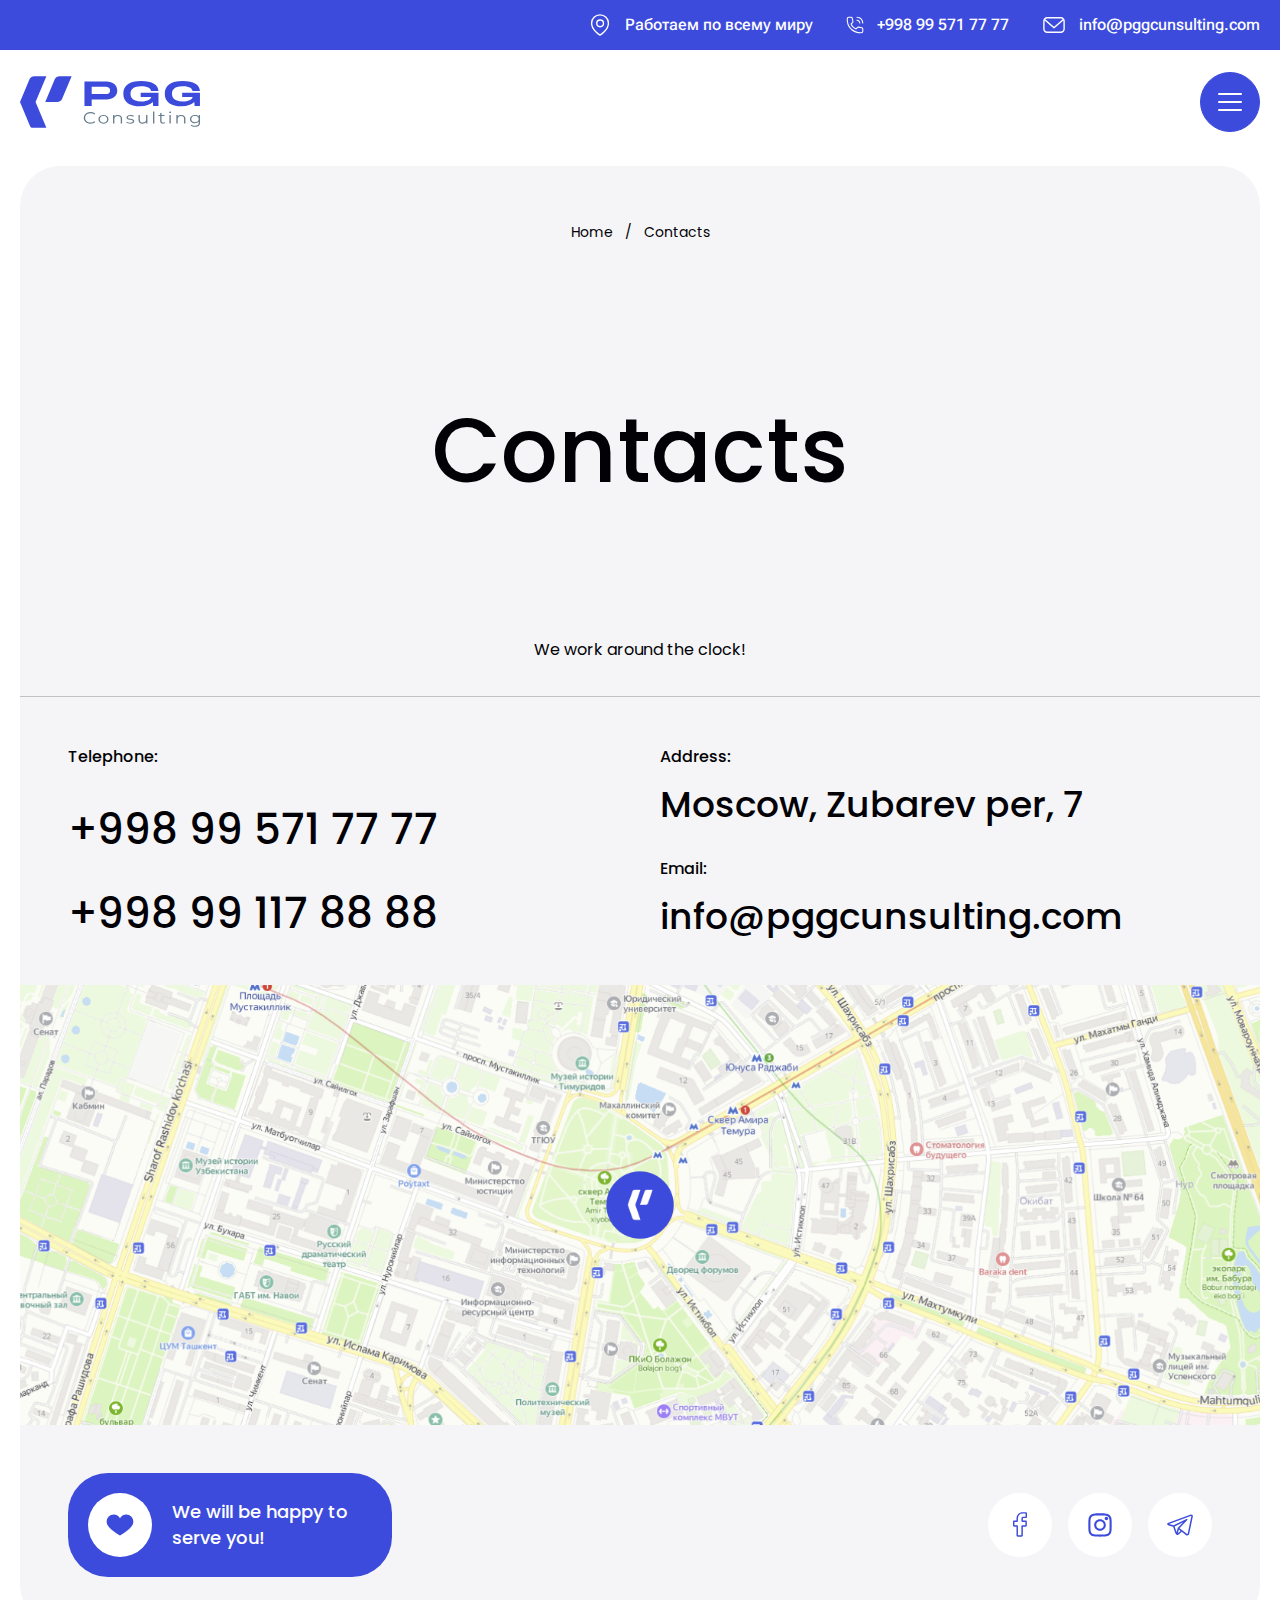
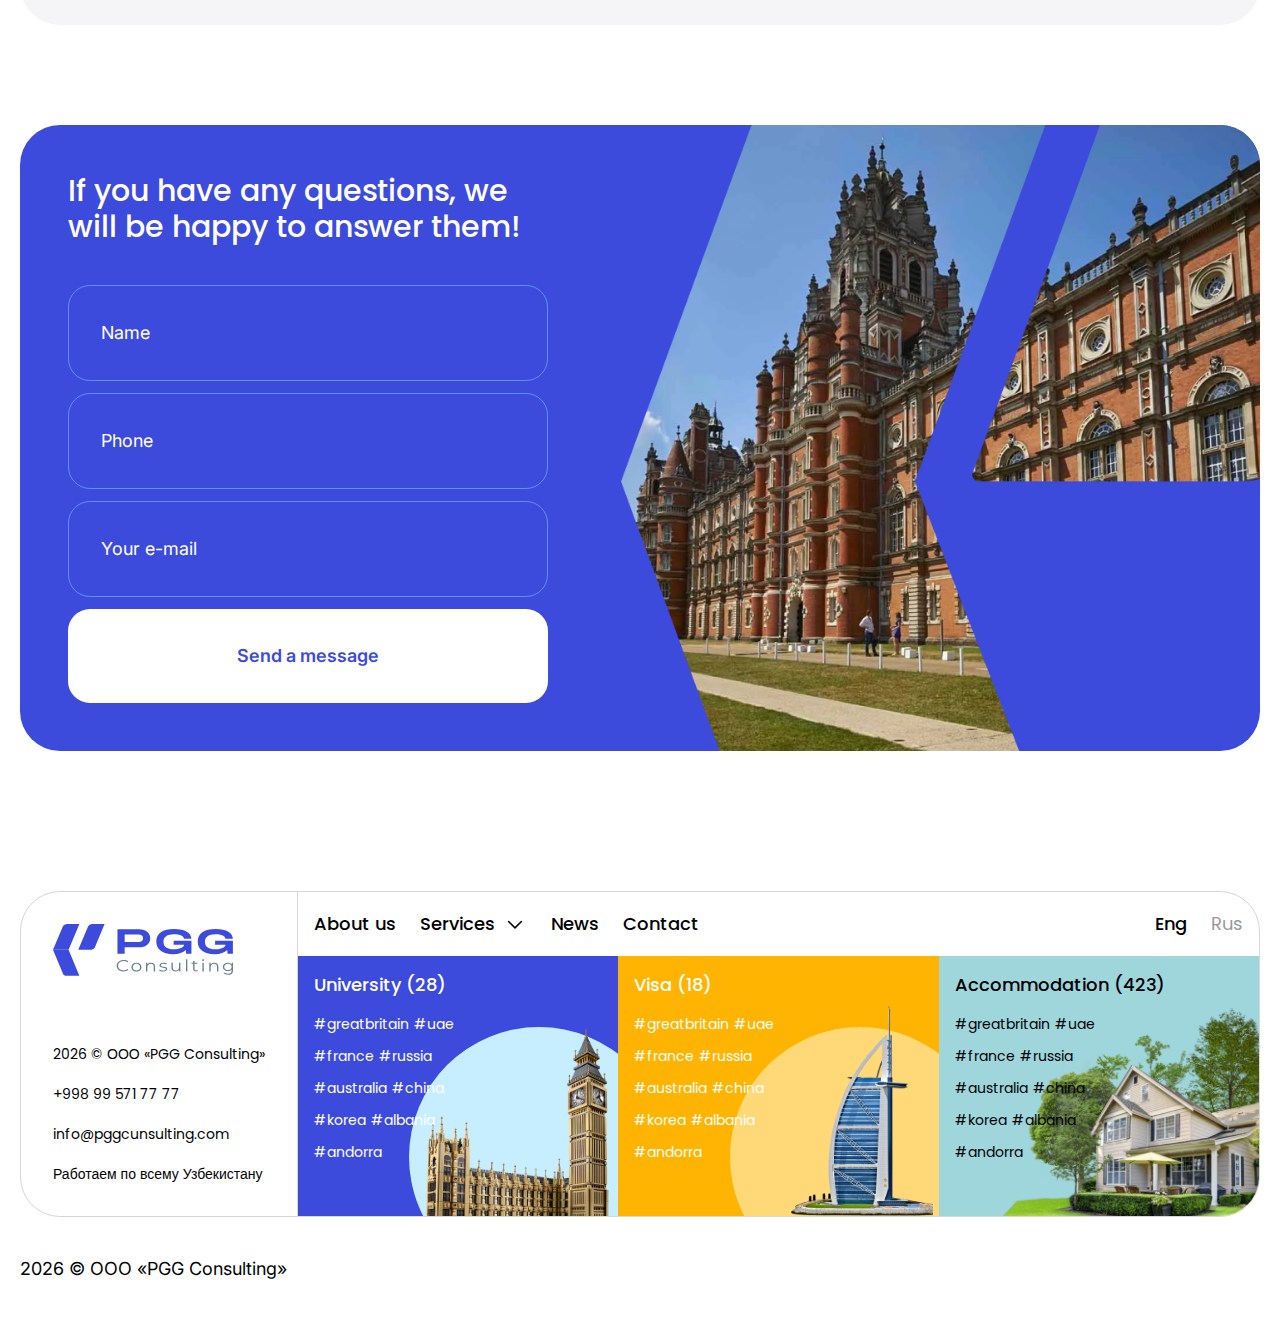
<file: contact.html>
<!DOCTYPE html>
<html lang="en">
<head>
  <meta charset="UTF-8">
  <meta http-equiv="X-UA-Compatible" content="IE=edge">
  <meta name="viewport" content="width=device-width, initial-scale=1.0">
  <title>PGG Consulting | Contact</title>
  <link rel="stylesheet" href="./css/basics.css">
  <link rel="stylesheet" href="./css/contact.css">
  <script src="./js/scripts.js" defer></script>
</head>
<body class="body">
  <header>
	  <div class="header__inner">
		<div class="header__info">
		  <div class="header__info__inner contentCenter">
			<div id="locationDiv">
			  <a class="infoDiv" href="./contact.html">
				<svg class="emailSvg" viewBox="0 0 28 28" fill="none" xmlns="http://www.w3.org/2000/svg">
				  <path d="M13.9975 24.8873C13.9975 24.8873 4.93945 19.4448 4.93945 12.1847C4.93945 7.17267 9.00179 3.11033 14.0138 3.11033C19.0258 3.11033 23.0881 7.17267 23.0881 12.1847C23.0881 19.4448 13.9975 24.8873 13.9975 24.8873Z" stroke="white" stroke-width="1.5" stroke-miterlimit="10" stroke-linecap="round" stroke-linejoin="round"/>
			      <path d="M14.1295 15.8153C16.134 15.8153 17.759 14.1903 17.759 12.1858C17.759 10.1813 16.134 8.55633 14.1295 8.55633C12.125 8.55633 10.5 10.1813 10.5 12.1858C10.5 14.1903 12.125 15.8153 14.1295 15.8153Z" stroke="white" stroke-width="1.5" stroke-miterlimit="10" stroke-linecap="round" stroke-linejoin="round"/>
				</svg>
				<span class="header__info__text">Работаем по всему миру</span>
			  </a>
			</div>
			<div id="phoneDiv">
			  <a class="infoDiv" href="tel:+998995717777">
			  	<svg class="phoneSvg" viewBox="0 0 28 28" fill="none" xmlns="http://www.w3.org/2000/svg">
				  <path d="M11.2072 16.7592C12.2572 17.766 13.488 18.585 14.8484 19.166L15.4539 19.4238L17.3147 17.5338C17.7767 17.0648 18.4452 16.8618 19.0904 16.9972L23.5984 17.941C24.3614 18.1032 24.9062 18.7763 24.9062 19.5557V22.8013C24.9062 23.9622 23.9659 24.9025 22.805 24.9025H21.8075C17.2179 24.9025 12.6889 23.3823 9.26354 20.328C8.9812 20.0772 8.70704 19.817 8.43987 19.551L8.48304 19.5942C8.21587 19.327 7.95687 19.0528 7.70604 18.7705C4.65054 15.3463 3.13037 10.8173 3.13037 6.22767V5.23017C3.13037 4.06933 4.0707 3.129 5.23154 3.129H8.4772C9.25654 3.129 9.9297 3.67383 10.0919 4.43683L11.0369 8.94483C11.171 9.58883 10.9692 10.2585 10.5002 10.7205L8.6102 12.5813L8.86804 13.1868C9.44904 14.546 10.1992 15.7092 11.2072 16.7592Z" stroke="currentColor" stroke-width="1.5" stroke-miterlimit="10" stroke-linecap="round" stroke-linejoin="round"/>
				  <path d="M16.7847 2.42916C16.3705 2.42916 16.0347 2.76495 16.0347 3.17916C16.0347 3.59338 16.3705 3.92916 16.7847 3.92916V2.42916ZM24.0718 11.2163C24.0718 11.6305 24.4076 11.9663 24.8218 11.9663C25.236 11.9663 25.5718 11.6305 25.5718 11.2163H24.0718ZM16.7847 6.55916C16.3705 6.55916 16.0347 6.89495 16.0347 7.30916C16.0347 7.72338 16.3705 8.05916 16.7847 8.05916V6.55916ZM19.9418 11.2163C19.9418 11.6305 20.2776 11.9663 20.6918 11.9663C21.106 11.9663 21.4418 11.6305 21.4418 11.2163H19.9418ZM16.7847 3.92916C20.8096 3.92916 24.0718 7.19138 24.0718 11.2163H25.5718C25.5718 6.36295 21.638 2.42916 16.7847 2.42916V3.92916ZM16.7847 8.05916C18.5278 8.05916 19.9418 9.47236 19.9418 11.2163H21.4418C21.4418 8.64364 19.3559 6.55916 16.7847 6.55916V8.05916Z" fill="currentColor"/>
	  		  	</svg>	
			  	<span class="header__info__text">+998 99 571 77 77</span>
			  </a>	
			</div>
			<div id="emailDiv">
			  <a class="infoDiv" href="mailto:info@pggcunsulting.com">
				<svg class="emailSvg" viewBox="0 0 32 32" fill="none" xmlns="http://www.w3.org/2000/svg">
				  <path fill-rule="evenodd" clip-rule="evenodd" d="M4.46083 10.5641C4.42941 10.7424 4.41302 10.926 4.41302 11.1133V20.8867C4.41302 22.6226 5.81993 24.0295 7.55587 24.0295H24.4439C26.1799 24.0295 27.587 22.6224 27.5881 20.8875V11.1133C27.5881 10.9256 27.5716 10.7417 27.5401 10.5631L16.5576 19.9748C16.2367 20.2499 15.7631 20.2499 15.4421 19.9748L4.46083 10.5641ZM5.24738 8.98046L15.9999 18.1952L26.7531 8.97983C26.179 8.35908 25.3575 7.97048 24.4452 7.97048H7.55587C6.64322 7.97048 5.82151 8.35935 5.24738 8.98046ZM2.69873 11.1133C2.69873 8.43061 4.87315 6.25619 7.55587 6.25619H24.4452C27.1279 6.25619 29.3023 8.43061 29.3023 11.1133V20.888C29.3007 23.5691 27.1265 25.7438 24.4439 25.7438H7.55587C4.87315 25.7438 2.69873 23.5694 2.69873 20.8867V11.1133Z" fill="currentColor"/>
				</svg>
				<span class="header__info__text">info@pggcunsulting.com</span>
			  </a>	
			</div>
		  </div>	
		</div>
		<div class="header__navigation">
		  <div class="header__navigation__inner contentCenter">
			<div class="logo">
			  <a href="./index.html" aria-label="headerLogo">
			    <svg id="logoHeader" viewBox="0 0 268 77" fill="none" xmlns="http://www.w3.org/2000/svg">
					  <path d="M58.9186 0C55.7832 0 52.9776 1.71799 51.9016 4.29749L37.6015 38.5H55.5518C58.6872 38.5 61.4928 36.782 62.5688 34.2025L76.8689 0H58.9186Z" fill="#3C4BDC"/>
					  <path d="M39.2734 0H21.3231C18.1877 0 15.3821 1.71799 14.3061 4.29749L0.00596619 38.5H23.18L39.2734 0Z" fill="#3C4BDC"/>
					  <path d="M0 38.5L15.0718 74.5431C15.6941 76.0312 17.1492 77 18.7622 77H39.2733L23.1799 38.5H0Z" fill="#3C4BDC"/>
					  <path d="M144.812 21.264C144.812 29.4231 138.304 34.6531 128.811 34.6531H106.724V44.4339H95.9761V7.82422H128.811C138.31 7.82422 144.812 13.1049 144.812 21.264ZM134.069 21.264C134.069 15.7198 129.054 15.7198 125.832 15.7198H106.73V26.7524H125.832C129.054 26.7575 134.069 26.7575 134.069 21.264Z" fill="#3C4BDC"/>
					  <path d="M179.677 24.8211H206.183V44.4335H198.246L197.766 38.6815C193.827 42.4469 187.556 44.9554 178.665 44.9554C163.265 44.9554 153.83 38.2609 153.83 26.1286C153.83 13.9963 163.26 7.30176 180.452 7.30176C197.165 7.30176 205.524 13.003 206.183 22.0997H195.261C194.665 19.3276 191.796 15.1974 180.458 15.1974C166.488 15.1974 164.579 21.9426 164.579 26.3364C164.579 30.7808 166.551 37.6832 180.458 37.6832C190.847 37.6832 195.024 33.71 195.261 30.9379H179.683V24.8211H179.677Z" fill="#3C4BDC"/>
					  <path d="M241.407 24.8211H267.913V44.4335H259.976L259.496 38.6815C255.557 42.4469 249.286 44.9554 240.395 44.9554C224.995 44.9554 215.56 38.2609 215.56 26.1286C215.56 13.9963 224.99 7.30176 242.188 7.30176C258.9 7.30176 267.259 13.003 267.919 22.0997H256.997C256.401 19.3276 253.532 15.1974 242.194 15.1974C228.223 15.1974 226.314 21.9426 226.314 26.3364C226.314 30.7808 228.287 37.6832 242.194 37.6832C252.583 37.6832 256.76 33.71 256.997 30.9379H241.419V24.8211H241.407Z" fill="#3C4BDC"/>
					  <path d="M99.8117 69.6762C98.2671 68.9312 97.0523 67.8974 96.1788 66.5747C95.2995 65.252 94.8599 63.7773 94.8599 62.1353C94.8599 60.4984 95.2995 59.0186 96.1788 57.701C97.0581 56.3783 98.2729 55.3445 99.8291 54.5995C101.385 53.8545 103.121 53.4795 105.047 53.4795C106.487 53.4795 107.824 53.6923 109.044 54.113C110.265 54.5336 111.3 55.1519 112.151 55.9627L110.849 57.103C109.334 55.76 107.419 55.086 105.105 55.086C103.572 55.086 102.172 55.3951 100.917 56.0083C99.6555 56.6266 98.6721 57.4678 97.9605 58.5371C97.249 59.6064 96.8903 60.8075 96.8903 62.1353C96.8903 63.463 97.249 64.6641 97.9605 65.7334C98.6721 66.8027 99.6555 67.644 100.917 68.2622C102.172 68.8805 103.572 69.1846 105.105 69.1846C107.436 69.1846 109.351 68.5055 110.849 67.1423L112.151 68.2825C111.3 69.0934 110.259 69.7116 109.027 70.1424C107.795 70.5732 106.458 70.786 105.018 70.786C103.092 70.7911 101.356 70.4211 99.8117 69.6762Z" fill="#667B8C"/>
					  <path d="M120.475 69.9295C119.347 69.372 118.456 68.5967 117.808 67.6084C117.16 66.6202 116.836 65.5002 116.836 64.2536C116.836 63.0069 117.16 61.8869 117.808 60.8987C118.456 59.9105 119.341 59.1402 120.475 58.5878C121.603 58.0354 122.87 57.7617 124.276 57.7617C125.681 57.7617 126.948 58.0354 128.076 58.5878C129.204 59.1402 130.09 59.9105 130.726 60.8987C131.362 61.8869 131.686 63.0069 131.686 64.2536C131.686 65.5002 131.368 66.6202 130.726 67.6084C130.09 68.5967 129.204 69.372 128.076 69.9295C126.948 70.4869 125.681 70.7707 124.276 70.7707C122.87 70.7707 121.603 70.4869 120.475 69.9295ZM127.064 68.6169C127.886 68.2014 128.528 67.6186 128.99 66.8533C129.453 66.0932 129.685 65.2266 129.685 64.2536C129.685 63.2805 129.453 62.4139 128.99 61.6538C128.528 60.8936 127.886 60.3058 127.064 59.8902C126.243 59.4746 125.311 59.2719 124.276 59.2719C123.24 59.2719 122.309 59.4797 121.487 59.8902C120.666 60.3058 120.018 60.8936 119.544 61.6538C119.069 62.4139 118.838 63.2805 118.838 64.2536C118.838 65.2266 119.075 66.0932 119.544 66.8533C120.012 67.6135 120.66 68.2014 121.487 68.6169C122.309 69.0325 123.24 69.2352 124.276 69.2352C125.311 69.2352 126.243 69.0274 127.064 68.6169Z" fill="#667B8C"/>
					  <path d="M150.348 59.1604C151.43 60.0929 151.974 61.4511 151.974 63.2349V70.6491H150.001V63.4022C150.001 62.0744 149.619 61.0609 148.861 60.3615C148.103 59.6621 147.022 59.3175 145.616 59.3175C144.043 59.3175 142.799 59.728 141.885 60.5439C140.971 61.3598 140.508 62.495 140.508 63.9343V70.644H138.535V57.858H140.421V60.2145C140.959 59.4341 141.7 58.831 142.654 58.4053C143.609 57.9745 144.714 57.7617 145.969 57.7617C147.808 57.7617 149.266 58.228 150.348 59.1604Z" fill="#667B8C"/>
					  <path d="M160.674 70.3205C159.592 70.0215 158.747 69.6465 158.134 69.1904L159.025 67.8271C159.633 68.2478 160.402 68.5924 161.328 68.8609C162.253 69.1295 163.213 69.2613 164.214 69.2613C165.545 69.2613 166.534 69.0789 167.17 68.714C167.807 68.3491 168.125 67.8322 168.125 67.1683C168.125 66.697 167.951 66.3271 167.598 66.0635C167.245 65.795 166.8 65.5922 166.268 65.4554C165.73 65.3186 165.018 65.1818 164.127 65.0551C162.941 64.8625 161.993 64.6648 161.27 64.4621C160.547 64.2594 159.933 63.9148 159.424 63.4283C158.915 62.9418 158.661 62.2678 158.661 61.4113C158.661 60.342 159.17 59.4653 160.188 58.7862C161.206 58.1071 162.623 57.7676 164.434 57.7676C165.377 57.7676 166.32 57.8791 167.263 58.097C168.206 58.3149 168.981 58.6038 169.594 58.9585L168.732 60.342C167.529 59.6122 166.094 59.2474 164.428 59.2474C163.167 59.2474 162.224 59.44 161.582 59.8302C160.94 60.2204 160.622 60.7322 160.622 61.3606C160.622 61.8471 160.801 62.2373 161.166 62.5262C161.524 62.8201 161.975 63.033 162.513 63.1698C163.051 63.3067 163.792 63.4486 164.735 63.5955C165.898 63.7881 166.835 63.9857 167.54 64.1783C168.24 64.3709 168.842 64.7054 169.345 65.1767C169.849 65.648 170.092 66.2966 170.092 67.1227C170.092 68.2427 169.559 69.1295 168.495 69.7833C167.431 70.437 165.955 70.7664 164.07 70.7664C162.889 70.7715 161.756 70.6195 160.674 70.3205Z" fill="#667B8C"/>
					  <path d="M189.714 57.8586V70.6446H187.828V68.3084C187.313 69.0888 186.596 69.6919 185.693 70.1176C184.785 70.5483 183.75 70.7612 182.587 70.7612C180.684 70.7612 179.18 70.295 178.081 69.3625C176.981 68.43 176.426 67.0668 176.426 65.2677V57.8535H178.399V65.1005C178.399 66.4434 178.775 67.4671 179.538 68.1614C180.296 68.8607 181.378 69.2054 182.784 69.2054C184.317 69.2054 185.531 68.7949 186.422 67.979C187.313 67.163 187.753 66.0228 187.753 64.5633V57.8535H189.714V57.8586Z" fill="#667B8C"/>
					  <path d="M198.067 52.6084H200.04V70.6497H198.067V52.6084Z" fill="#667B8C"/>
					  <path d="M216.105 69.8696C215.734 70.1636 215.277 70.3865 214.728 70.5385C214.178 70.6906 213.611 70.7717 213.021 70.7717C211.65 70.7717 210.597 70.4473 209.857 69.7987C209.116 69.15 208.746 68.2327 208.746 67.0519V59.3185H206.137V57.859H208.746V55.0615H210.719V57.859H215.162V59.3185H210.719V66.9506C210.719 67.7107 210.939 68.2935 211.373 68.6888C211.806 69.0841 212.431 69.2868 213.247 69.2868C213.652 69.2868 214.045 69.2311 214.427 69.1145C214.809 69.003 215.133 68.8409 215.41 68.628L216.105 69.8696Z" fill="#667B8C"/>
					  <path d="M222.491 54.6965C222.213 54.4533 222.074 54.1593 222.074 53.8198C222.074 53.4954 222.213 53.2116 222.491 52.9684C222.768 52.7251 223.11 52.6035 223.52 52.6035C223.931 52.6035 224.267 52.7201 224.55 52.9582C224.834 53.1964 224.967 53.4752 224.967 53.7944C224.967 54.1492 224.828 54.4533 224.55 54.6965C224.273 54.9398 223.931 55.0614 223.52 55.0614C223.11 55.0614 222.768 54.9398 222.491 54.6965ZM222.514 57.8588H224.487V70.6448H222.514V57.8588Z" fill="#667B8C"/>
					  <path d="M244.624 59.1604C245.705 60.0929 246.249 61.4511 246.249 63.2349V70.6491H244.276V63.4022C244.276 62.0744 243.895 61.0609 243.137 60.3615C242.379 59.6621 241.297 59.3175 239.892 59.3175C238.318 59.3175 237.074 59.728 236.16 60.5439C235.246 61.3649 234.784 62.495 234.784 63.9343V70.644H232.811V57.858H234.697V60.2145C235.235 59.4341 235.975 58.831 236.93 58.4053C237.884 57.9745 238.989 57.7617 240.244 57.7617C242.078 57.7617 243.536 58.228 244.624 59.1604Z" fill="#667B8C"/>
					  <path d="M268 57.8582V69.0884C268 71.2625 267.393 72.869 266.184 73.913C264.975 74.9569 263.147 75.4789 260.705 75.4789C259.358 75.4789 258.073 75.3066 256.864 74.9569C255.649 74.6072 254.666 74.1258 253.908 73.5126L254.909 72.2C255.609 72.7524 256.465 73.1781 257.477 73.4872C258.484 73.7964 259.543 73.9484 260.653 73.9484C262.505 73.9484 263.864 73.5734 264.732 72.8183C265.599 72.0632 266.033 70.8925 266.033 69.3063V67.6796C265.426 68.4904 264.622 69.1036 263.633 69.5293C262.643 69.9499 261.544 70.1628 260.341 70.1628C258.97 70.1628 257.726 69.8993 256.61 69.3722C255.493 68.8452 254.614 68.1053 253.972 67.1576C253.336 66.2099 253.017 65.1355 253.017 63.9345C253.017 62.7334 253.336 61.6641 253.972 60.7266C254.608 59.789 255.487 59.0592 256.592 58.5373C257.703 58.0203 258.953 57.7568 260.341 57.7568C261.579 57.7568 262.701 57.9747 263.696 58.4106C264.691 58.8464 265.501 59.4799 266.108 60.3059V57.8481H268V57.8582ZM263.395 68.0343C264.246 67.639 264.911 67.0816 265.38 66.367C265.854 65.6524 266.085 64.8416 266.085 63.9345C266.085 63.0273 265.848 62.2216 265.38 61.5171C264.911 60.8127 264.252 60.2603 263.407 59.865C262.562 59.4697 261.608 59.2721 260.538 59.2721C259.485 59.2721 258.536 59.4647 257.692 59.8549C256.847 60.2451 256.193 60.7925 255.719 61.507C255.25 62.2216 255.013 63.0324 255.013 63.9395C255.013 64.8467 255.25 65.6575 255.719 66.3721C256.193 67.0866 256.847 67.639 257.692 68.0394C258.536 68.4347 259.485 68.6374 260.538 68.6374C261.59 68.6374 262.545 68.4296 263.395 68.0343Z" fill="#667B8C"/>
				</svg>
			  </a>
			  <a href="./index.html" aria-label="mobileLogo">
				<svg id="logoMobile" class="hidden" viewBox="0 0 170 56" fill="none" xmlns="http://www.w3.org/2000/svg">
						<path d="M37.1784 -3.8147e-06C35.2 -3.8147e-06 33.4296 1.23745 32.7506 3.09546L23.7271 27.7314H35.054C37.0324 27.7314 38.8028 26.4939 39.4818 24.6359L48.5053 -3.8147e-06H37.1784Z" fill="white"/>
						<path d="M24.7819 -3.8147e-06H13.455C11.4766 -3.8147e-06 9.70617 1.23745 9.02722 3.09546L0.00366211 27.7314H14.6268L24.7819 -3.8147e-06Z" fill="white"/>
						<path d="M0 27.7314L9.19752 52.8386C9.77489 54.4148 11.2749 55.4627 12.9534 55.4627H24.7819L14.6268 27.7314H0Z" fill="white"/>
						<path d="M91.3781 15.3166C91.3781 21.1936 87.2715 24.9607 81.2814 24.9607H67.3445V32.0058H60.5623V5.63595H81.2814C87.2752 5.63595 91.3781 9.43956 91.3781 15.3166ZM84.5995 15.3166C84.5995 11.3231 81.4347 11.3231 79.4015 11.3231H67.3482V19.2698H79.4015C81.4347 19.2735 84.5995 19.2735 84.5995 15.3166Z" fill="white"/>
						<path d="M113.378 17.8791H130.104V32.0058H125.096L124.793 27.8627C122.307 30.5748 118.35 32.3817 112.74 32.3817C103.022 32.3817 97.0688 27.5597 97.0688 18.8209C97.0688 10.082 103.019 5.25997 113.868 5.25997C124.413 5.25997 129.688 9.36656 130.104 15.9189H123.212C122.836 13.9221 121.026 10.9471 113.871 10.9471C105.056 10.9471 103.851 15.8057 103.851 18.9705C103.851 22.1718 105.096 27.1436 113.871 27.1436C120.427 27.1436 123.063 24.2817 123.212 22.285H113.382V17.8791H113.378Z" fill="white"/>
						<path d="M152.331 17.8791H169.057V32.0058H164.049L163.746 27.8627C161.26 30.5748 157.303 32.3817 151.692 32.3817C141.975 32.3817 136.021 27.5597 136.021 18.8209C136.021 10.082 141.971 5.25997 152.824 5.25997C163.37 5.25997 168.644 9.36656 169.06 15.9189H162.169C161.793 13.9221 159.982 10.9471 152.827 10.9471C144.012 10.9471 142.807 15.8057 142.807 18.9705C142.807 22.1718 144.052 27.1436 152.827 27.1436C159.383 27.1436 162.019 24.2817 162.169 22.285H152.338V17.8791H152.331Z" fill="white"/>
						<path d="M62.9823 50.188C62.0077 49.6514 61.2411 48.9067 60.6899 47.954C60.1351 47.0013 59.8577 45.939 59.8577 44.7563C59.8577 43.5773 60.1351 42.5114 60.6899 41.5623C61.2448 40.6096 62.0114 39.8649 62.9933 39.3283C63.9752 38.7917 65.0703 38.5216 66.2859 38.5216C67.1948 38.5216 68.038 38.6749 68.8082 38.9779C69.5784 39.2809 70.2318 39.7262 70.7684 40.3103L69.9471 41.1316C68.9907 40.1642 67.7825 39.6787 66.3224 39.6787C65.355 39.6787 64.4717 39.9014 63.6795 40.3431C62.8838 40.7884 62.2632 41.3944 61.8142 42.1646C61.3652 42.9348 61.1389 43.7999 61.1389 44.7563C61.1389 45.7127 61.3652 46.5778 61.8142 47.348C62.2632 48.1183 62.8838 48.7242 63.6795 49.1695C64.4717 49.6149 65.355 49.8339 66.3224 49.8339C67.7934 49.8339 69.0017 49.3448 69.9471 48.3628L70.7684 49.1842C70.2318 49.7682 69.5748 50.2135 68.7973 50.5238C68.0198 50.8341 67.1765 50.9874 66.2676 50.9874C65.0521 50.9911 63.957 50.7246 62.9823 50.188Z" fill="white"/>
						<path d="M76.0211 50.3705C75.3093 49.969 74.7472 49.4105 74.3383 48.6987C73.9295 47.9869 73.7251 47.1801 73.7251 46.2822C73.7251 45.3842 73.9295 44.5775 74.3383 43.8657C74.7472 43.1538 75.3057 42.599 76.0211 42.2011C76.7329 41.8032 77.5324 41.6061 78.4194 41.6061C79.3064 41.6061 80.1058 41.8032 80.8176 42.2011C81.5295 42.599 82.0879 43.1538 82.4895 43.8657C82.891 44.5775 83.0954 45.3842 83.0954 46.2822C83.0954 47.1801 82.8947 47.9869 82.4895 48.6987C82.0879 49.4105 81.5295 49.969 80.8176 50.3705C80.1058 50.772 79.3064 50.9764 78.4194 50.9764C77.5324 50.9764 76.7329 50.772 76.0211 50.3705ZM80.1788 49.4251C80.6972 49.1257 81.1024 48.706 81.3944 48.1548C81.6864 47.6072 81.8324 46.983 81.8324 46.2822C81.8324 45.5813 81.6864 44.9571 81.3944 44.4095C81.1024 43.862 80.6972 43.4386 80.1788 43.1393C79.6605 42.8399 79.0728 42.6939 78.4194 42.6939C77.766 42.6939 77.1783 42.8436 76.6599 43.1393C76.1416 43.4386 75.7328 43.862 75.4334 44.4095C75.1341 44.9571 74.9881 45.5813 74.9881 46.2822C74.9881 46.983 75.1378 47.6072 75.4334 48.1548C75.7291 48.7023 76.1379 49.1257 76.6599 49.4251C77.1783 49.7244 77.766 49.8704 78.4194 49.8704C79.0728 49.8704 79.6605 49.7207 80.1788 49.4251Z" fill="white"/>
						<path d="M94.8717 42.6136C95.5543 43.2853 95.8974 44.2635 95.8974 45.5484V50.8888H94.6526V45.6689C94.6526 44.7125 94.4117 43.9825 93.9335 43.4787C93.4553 42.975 92.7727 42.7268 91.8857 42.7268C90.8928 42.7268 90.108 43.0224 89.5313 43.6101C88.9545 44.1978 88.6625 45.0155 88.6625 46.0522V50.8852H87.4177V41.6755H88.6077V43.3729C88.9472 42.8107 89.4145 42.3763 90.0168 42.0697C90.6191 41.7594 91.3163 41.6061 92.1084 41.6061C93.2692 41.6061 94.189 41.9419 94.8717 42.6136Z" fill="white"/>
						<path d="M101.387 50.6516C100.705 50.4362 100.172 50.1661 99.7847 49.8376L100.347 48.8556C100.73 49.1586 101.216 49.4068 101.8 49.6003C102.384 49.7937 102.99 49.8887 103.621 49.8887C104.461 49.8887 105.085 49.7572 105.486 49.4944C105.888 49.2316 106.089 48.8593 106.089 48.3811C106.089 48.0416 105.979 47.7751 105.757 47.5853C105.534 47.3919 105.253 47.2458 104.917 47.1473C104.578 47.0487 104.129 46.9502 103.566 46.8589C102.818 46.7202 102.219 46.5778 101.763 46.4318C101.307 46.2858 100.92 46.0376 100.599 45.6872C100.277 45.3367 100.117 44.8512 100.117 44.2343C100.117 43.4641 100.438 42.8326 101.081 42.3435C101.723 41.8543 102.617 41.6098 103.76 41.6098C104.355 41.6098 104.95 41.6901 105.545 41.847C106.14 42.004 106.629 42.2121 107.016 42.4676L106.472 43.4641C105.713 42.9385 104.807 42.6757 103.756 42.6757C102.96 42.6757 102.365 42.8144 101.96 43.0954C101.555 43.3765 101.354 43.7452 101.354 44.1978C101.354 44.5483 101.467 44.8293 101.697 45.0374C101.924 45.2491 102.208 45.4024 102.548 45.501C102.887 45.5995 103.355 45.7018 103.95 45.8076C104.683 45.9463 105.275 46.0887 105.72 46.2274C106.162 46.3661 106.541 46.607 106.859 46.9465C107.177 47.286 107.33 47.7532 107.33 48.3482C107.33 49.1549 106.994 49.7937 106.322 50.2646C105.651 50.7355 104.72 50.9728 103.53 50.9728C102.785 50.9764 102.07 50.8669 101.387 50.6516Z" fill="white"/>
						<path d="M119.712 41.6755V50.8852H118.522V49.2024C118.197 49.7646 117.744 50.1989 117.175 50.5056C116.602 50.8158 115.948 50.9691 115.214 50.9691C114.014 50.9691 113.064 50.6333 112.371 49.9617C111.677 49.29 111.327 48.3081 111.327 47.0122V41.6718H112.572V46.8918C112.572 47.8591 112.809 48.5964 113.291 49.0965C113.769 49.6003 114.452 49.8485 115.339 49.8485C116.306 49.8485 117.072 49.5528 117.635 48.9651C118.197 48.3774 118.474 47.5561 118.474 46.5048V41.6718H119.712V41.6755Z" fill="white"/>
						<path d="M124.983 37.8939H126.228V50.8889H124.983V37.8939Z" fill="white"/>
						<path d="M136.364 50.3267C136.131 50.5384 135.842 50.699 135.496 50.8085C135.149 50.918 134.791 50.9764 134.419 50.9764C133.554 50.9764 132.889 50.7428 132.422 50.2756C131.955 49.8084 131.721 49.1477 131.721 48.2971V42.7268H130.075V41.6755H131.721V39.6605H132.966V41.6755H135.769V42.7268H132.966V48.2241C132.966 48.7717 133.105 49.1914 133.378 49.4762C133.652 49.7609 134.046 49.9069 134.561 49.9069C134.817 49.9069 135.065 49.8667 135.306 49.7828C135.547 49.7025 135.751 49.5857 135.926 49.4324L136.364 50.3267Z" fill="white"/>
						<path d="M140.394 39.3977C140.219 39.2225 140.132 39.0107 140.132 38.7662C140.132 38.5325 140.219 38.3281 140.394 38.1529C140.57 37.9777 140.785 37.8901 141.044 37.8901C141.303 37.8901 141.515 37.974 141.694 38.1456C141.873 38.3172 141.957 38.518 141.957 38.7479C141.957 39.0034 141.869 39.2225 141.694 39.3977C141.519 39.5729 141.303 39.6605 141.044 39.6605C140.785 39.6605 140.57 39.5729 140.394 39.3977ZM140.409 41.6755H141.654V50.8852H140.409V41.6755Z" fill="white"/>
						<path d="M154.36 42.6136C155.043 43.2853 155.386 44.2635 155.386 45.5484V50.8888H154.141V45.6689C154.141 44.7125 153.9 43.9825 153.422 43.4787C152.944 42.975 152.261 42.7268 151.374 42.7268C150.382 42.7268 149.597 43.0224 149.02 43.6101C148.443 44.2015 148.151 45.0155 148.151 46.0522V50.8852H146.906V41.6755H148.096V43.3729C148.436 42.8107 148.903 42.3763 149.506 42.0697C150.108 41.7594 150.805 41.6061 151.597 41.6061C152.754 41.6061 153.674 41.9419 154.36 42.6136Z" fill="white"/>
						<path d="M169.111 41.6755V49.7645C169.111 51.3305 168.728 52.4877 167.965 53.2396C167.202 53.9916 166.049 54.3676 164.508 54.3676C163.658 54.3676 162.847 54.2435 162.084 53.9916C161.318 53.7397 160.697 53.393 160.219 52.9513L160.851 52.0058C161.292 52.4037 161.833 52.7103 162.471 52.933C163.107 53.1557 163.775 53.2652 164.475 53.2652C165.643 53.2652 166.501 52.9951 167.049 52.4512C167.596 51.9073 167.87 51.0641 167.87 49.9215V48.7498C167.487 49.3338 166.979 49.7755 166.355 50.0821C165.731 50.3851 165.038 50.5384 164.278 50.5384C163.413 50.5384 162.628 50.3486 161.924 49.969C161.219 49.5893 160.664 49.0564 160.259 48.3738C159.858 47.6912 159.657 46.9173 159.657 46.0522C159.657 45.1871 159.858 44.4168 160.259 43.7415C160.661 43.0662 161.216 42.5406 161.913 42.1646C162.614 41.7923 163.402 41.6025 164.278 41.6025C165.059 41.6025 165.768 41.7594 166.395 42.0733C167.023 42.3873 167.534 42.8436 167.918 43.4386V41.6682H169.111V41.6755ZM166.206 49.0053C166.742 48.7206 167.162 48.319 167.458 47.8043C167.757 47.2896 167.903 46.7056 167.903 46.0522C167.903 45.3988 167.753 44.8184 167.458 44.311C167.162 43.8036 166.746 43.4057 166.213 43.121C165.68 42.8363 165.078 42.6939 164.402 42.6939C163.738 42.6939 163.139 42.8326 162.606 43.1137C162.073 43.3948 161.661 43.789 161.362 44.3037C161.066 44.8184 160.916 45.4024 160.916 46.0558C160.916 46.7092 161.066 47.2933 161.362 47.808C161.661 48.3227 162.073 48.7206 162.606 49.0089C163.139 49.2937 163.738 49.4397 164.402 49.4397C165.067 49.4397 165.669 49.29 166.206 49.0053Z" fill="white"/>
				</svg>
			  </a>
			</div>
			<div class="hamburger">
			  <span class="hamburger__span" id="span1"></span>	
			  <span class="hamburger__span" id="span2"></span>	
			  <span class="hamburger__span" id="span3"></span>	
			</div>  
		  </div> 	
		</div>
	  </div>	
	  <div class="mobileHeader hidden">
		<div class="mobileHeader__inner contentCenter">
		  <div class="margin"></div>
		  <div class="mobileHeader__content">
			<div class="mobileLinkContainer">
				<a class="mobileLink" href="./index.html" aria-label="home">Home</a>
				<a class="mobileLink" href="./about.html" aria-label="about">About us</a>
				<div class="servicesMobileContainer">
				  <div class="servicesMobileDiv">
					<span class="mobileLink">Services</span>		
					<svg class="chevron-down" viewBox="0 0 24 24" fill="none" xmlns="http://www.w3.org/2000/svg">
					  <path d="M18.4332 9.4502L12.0042 15.8802L5.57422 9.4502" stroke="white" stroke-width="1.5" stroke-miterlimit="10" stroke-linecap="round" stroke-linejoin="round"/>
					</svg>
				  </div>
				  <div class="mobileServiceList">
					<a class="serviceList__link" href="./educational-programs.html" aria-label="educational-programs">Educational programs</a>
					<a class="serviceList__link" href="./accomodation-consulting.html" aria-label="accomodation-consulting">Accomodation consulting</a>
					<a class="serviceList__link" href="./visa-consulting.html" aria-label="visa-consulting">Visa consulting</a>
				  </div>
				</div>
				<a class="mobileLink" href="./news.html" aria-label="news">News</a>
				<a class="mobileLink" href="./contact.html" aria-label="contact">Contact</a>
			</div>
			<div class="mobileSocialMediaContainer">
				<div class="mobileSvyaz">
				  <div id="phoneDiv">
						<a class="infoDiv" href="tel:+998995717777">
							<svg class="phoneSvg" viewBox="0 0 28 28" fill="none" xmlns="http://www.w3.org/2000/svg">
							<path d="M11.2072 16.7592C12.2572 17.766 13.488 18.585 14.8484 19.166L15.4539 19.4238L17.3147 17.5338C17.7767 17.0648 18.4452 16.8618 19.0904 16.9972L23.5984 17.941C24.3614 18.1032 24.9062 18.7763 24.9062 19.5557V22.8013C24.9062 23.9622 23.9659 24.9025 22.805 24.9025H21.8075C17.2179 24.9025 12.6889 23.3823 9.26354 20.328C8.9812 20.0772 8.70704 19.817 8.43987 19.551L8.48304 19.5942C8.21587 19.327 7.95687 19.0528 7.70604 18.7705C4.65054 15.3463 3.13037 10.8173 3.13037 6.22767V5.23017C3.13037 4.06933 4.0707 3.129 5.23154 3.129H8.4772C9.25654 3.129 9.9297 3.67383 10.0919 4.43683L11.0369 8.94483C11.171 9.58883 10.9692 10.2585 10.5002 10.7205L8.6102 12.5813L8.86804 13.1868C9.44904 14.546 10.1992 15.7092 11.2072 16.7592Z" stroke="currentColor" stroke-width="1.5" stroke-miterlimit="10" stroke-linecap="round" stroke-linejoin="round"/>
							<path d="M16.7847 2.42916C16.3705 2.42916 16.0347 2.76495 16.0347 3.17916C16.0347 3.59338 16.3705 3.92916 16.7847 3.92916V2.42916ZM24.0718 11.2163C24.0718 11.6305 24.4076 11.9663 24.8218 11.9663C25.236 11.9663 25.5718 11.6305 25.5718 11.2163H24.0718ZM16.7847 6.55916C16.3705 6.55916 16.0347 6.89495 16.0347 7.30916C16.0347 7.72338 16.3705 8.05916 16.7847 8.05916V6.55916ZM19.9418 11.2163C19.9418 11.6305 20.2776 11.9663 20.6918 11.9663C21.106 11.9663 21.4418 11.6305 21.4418 11.2163H19.9418ZM16.7847 3.92916C20.8096 3.92916 24.0718 7.19138 24.0718 11.2163H25.5718C25.5718 6.36295 21.638 2.42916 16.7847 2.42916V3.92916ZM16.7847 8.05916C18.5278 8.05916 19.9418 9.47236 19.9418 11.2163H21.4418C21.4418 8.64364 19.3559 6.55916 16.7847 6.55916V8.05916Z" fill="currentColor"/>
							  </svg>	
							<span class="header__info__text">+998 99 571 77 77</span>
						</a>	
				  </div>
				  <div id="emailDiv">
						<a class="infoDiv" href="mailto:info@pggcunsulting.com">
						  <svg class="emailSvg" viewBox="0 0 32 32" fill="none" xmlns="http://www.w3.org/2000/svg">
							<path fill-rule="evenodd" clip-rule="evenodd" d="M4.46083 10.5641C4.42941 10.7424 4.41302 10.926 4.41302 11.1133V20.8867C4.41302 22.6226 5.81993 24.0295 7.55587 24.0295H24.4439C26.1799 24.0295 27.587 22.6224 27.5881 20.8875V11.1133C27.5881 10.9256 27.5716 10.7417 27.5401 10.5631L16.5576 19.9748C16.2367 20.2499 15.7631 20.2499 15.4421 19.9748L4.46083 10.5641ZM5.24738 8.98046L15.9999 18.1952L26.7531 8.97983C26.179 8.35908 25.3575 7.97048 24.4452 7.97048H7.55587C6.64322 7.97048 5.82151 8.35935 5.24738 8.98046ZM2.69873 11.1133C2.69873 8.43061 4.87315 6.25619 7.55587 6.25619H24.4452C27.1279 6.25619 29.3023 8.43061 29.3023 11.1133V20.888C29.3007 23.5691 27.1265 25.7438 24.4439 25.7438H7.55587C4.87315 25.7438 2.69873 23.5694 2.69873 20.8867V11.1133Z" fill="currentColor"/>
						  </svg>
						  <span class="header__info__text">info@pggcunsulting.com</span>
						</a>	
				  </div>	
				</div>
				<div class="socialMediaDiv">
					<a href="#" aria-label="facebook" class="socialMedia">
					  <svg class="socialMediaIcon" viewBox="0 0 40 40" fill="none" xmlns="http://www.w3.org/2000/svg">
						<path d="M22.3537 36.6666H16.7108C15.7682 36.6666 15.0015 35.9051 15.0015 34.9689V22.3266H11.7093C10.7667 22.3266 10 21.5648 10 20.6289V15.2117C10 14.2755 10.7667 13.5139 11.7093 13.5139H15.0015V10.8011C15.0015 8.11137 15.8518 5.82293 17.4603 4.18364C19.076 2.53687 21.334 1.66663 23.9901 1.66663L28.2937 1.67357C29.2346 1.67517 30 2.43674 30 3.37134V8.40109C30 9.3373 29.2335 10.0989 28.2913 10.0989L25.3937 10.0999C24.51 10.0999 24.285 10.2759 24.2369 10.3298C24.1576 10.4193 24.0632 10.6722 24.0632 11.3705V13.5136H28.0735C28.3754 13.5136 28.6679 13.5876 28.9193 13.727C29.4615 14.0279 29.7986 14.597 29.7986 15.2119L29.7965 20.6291C29.7965 21.5648 29.0298 22.3264 28.0872 22.3264H24.0632V34.9689C24.0632 35.9051 23.2962 36.6666 22.3537 36.6666V36.6666ZM17.0672 34.6148H21.9972V21.4081C21.9972 20.783 22.5093 20.2745 23.1384 20.2745H27.7307L27.7326 15.5657H23.1382C22.5091 15.5657 21.9972 15.0573 21.9972 14.4322V11.3705C21.9972 10.5688 22.0792 9.6572 22.6884 8.972C23.4245 8.14368 24.5845 8.04808 25.3932 8.04808L27.9342 8.04701V3.72488L23.9885 3.71848C19.7199 3.71848 17.0672 6.43256 17.0672 10.8011V14.4322C17.0672 15.0571 16.5554 15.5657 15.9263 15.5657H12.0658V20.2745H15.9263C16.5554 20.2745 17.0672 20.783 17.0672 21.4081V34.6148ZM28.2896 3.72542H28.2899H28.2896Z" fill="#3C4BDC"/>
					  </svg>
					</a>
					<a href="#" aria-label="instagram" class="socialMedia">
					  <svg class="socialMediaIcon" viewBox="0 0 40 40" fill="none" xmlns="http://www.w3.org/2000/svg">
						<path d="M36.5845 13.1335C36.5064 11.3624 36.22 10.1447 35.8096 9.08962C35.3863 7.96966 34.735 6.96696 33.8817 6.13341C33.048 5.28689 32.0385 4.6291 30.9313 4.21245C29.8699 3.80217 28.6583 3.51575 26.8869 3.43766C25.1022 3.35296 24.5356 3.33337 20.0091 3.33337C15.4826 3.33337 14.916 3.35296 13.1379 3.43105C11.3665 3.50914 10.1486 3.79581 9.09354 4.20584C7.97311 4.6291 6.97021 5.28027 6.13651 6.13341C5.28982 6.96696 4.63217 7.97627 4.21519 9.08326C3.80482 10.1447 3.51835 11.3557 3.44025 13.1269C3.35553 14.9112 3.33594 15.4777 3.33594 20.0033C3.33594 24.529 3.35553 25.0955 3.43363 26.8732C3.51174 28.6443 3.79846 29.862 4.20883 30.9171C4.63217 32.037 5.28982 33.0397 6.13651 33.8733C6.97021 34.7198 7.97972 35.3776 9.08692 35.7942C10.1486 36.2045 11.3598 36.4909 13.1316 36.569C14.9094 36.6474 15.4762 36.6667 20.0027 36.6667C24.5292 36.6667 25.0958 36.6474 26.8739 36.569C28.6454 36.4909 29.8632 36.2045 30.9183 35.7942C33.1589 34.9281 34.9304 33.157 35.7966 30.9171C36.2067 29.8556 36.4935 28.6443 36.5716 26.8732C36.6497 25.0955 36.6693 24.529 36.6693 20.0033C36.6693 15.4777 36.6627 14.9112 36.5845 13.1335ZM33.5822 26.743C33.5105 28.3709 33.237 29.25 33.009 29.836C32.4488 31.2882 31.2961 32.4407 29.8436 33.0008C29.2575 33.2287 28.3719 33.5022 26.75 33.5736C24.9915 33.652 24.4641 33.6713 20.0157 33.6713C15.5673 33.6713 15.0333 33.652 13.2812 33.5736C11.6529 33.5022 10.7737 33.2287 10.1875 33.0008C9.46473 32.7337 8.80682 32.3105 8.2728 31.757C7.7192 31.2165 7.29586 30.5653 7.02873 29.8426C6.80078 29.2566 6.52728 28.3709 6.45579 26.7496C6.37743 24.9914 6.3581 24.4639 6.3581 20.0163C6.3581 15.5688 6.37743 15.0349 6.45579 13.2833C6.52728 11.6554 6.80078 10.7763 7.02873 10.1903C7.29586 9.46735 7.7192 8.80982 8.27942 8.27566C8.81979 7.72216 9.47109 7.2989 10.1941 7.03208C10.7803 6.80417 11.6662 6.53072 13.2878 6.45899C15.0463 6.3809 15.5739 6.36132 20.0221 6.36132C24.4771 6.36132 25.0045 6.3809 26.7566 6.45899C28.3848 6.53072 29.2641 6.80417 29.8503 7.03208C30.573 7.2989 31.231 7.72216 31.765 8.27566C32.3186 8.81618 32.7419 9.46735 33.009 10.1903C33.237 10.7763 33.5105 11.6617 33.5822 13.2833C33.6603 15.0415 33.6799 15.5688 33.6799 20.0163C33.6799 24.4639 33.6603 24.9848 33.5822 26.743Z" fill="#3C4BDC"/>
						<path d="M19.9974 11.6666C15.3968 11.6666 11.6641 15.3991 11.6641 20C11.6641 24.6008 15.3968 28.3333 19.9974 28.3333C24.5983 28.3333 28.3307 24.6008 28.3307 20C28.3307 15.3991 24.5983 11.6666 19.9974 11.6666ZM19.9974 25.4056C17.0128 25.4056 14.5918 22.9848 14.5918 20C14.5918 17.0151 17.0128 14.5943 19.9974 14.5943C22.9823 14.5943 25.403 17.0151 25.403 20C25.403 22.9848 22.9823 25.4056 19.9974 25.4056Z" fill="#3C4BDC"/>
						<path d="M31.6641 10.8334C31.6641 12.214 30.5447 13.3334 29.1639 13.3334C27.7834 13.3334 26.6641 12.214 26.6641 10.8334C26.6641 9.45247 27.7834 8.33337 29.1639 8.33337C30.5447 8.33337 31.6641 9.45247 31.6641 10.8334Z" fill="#3C4BDC"/>
					  </svg>
					</a>
					<a href="#" aria-label="telegram" class="socialMedia">
					  <svg class="socialMediaIcon" viewBox="0 0 40 40" fill="none" xmlns="http://www.w3.org/2000/svg">
						<path d="M37.7645 5.82132C37.3166 5.29163 36.6458 5 35.8754 5C35.4566 5 35.0129 5.08522 34.557 5.25376L3.51938 16.7115C1.87225 17.3193 1.65041 18.2316 1.66468 18.7212C1.67895 19.2109 1.95393 20.1096 3.63408 20.6265C3.64415 20.6295 3.65422 20.6325 3.66429 20.6352L10.1023 22.4169L13.584 32.045C14.0587 33.3576 15.1243 34.173 16.3652 34.173C17.1477 34.173 17.9172 33.8559 18.5909 33.2564L22.573 29.7106L28.3489 34.2082C28.3494 34.2087 28.3503 34.209 28.3508 34.2095L28.4057 34.2523C28.4107 34.256 28.416 34.2601 28.4211 34.2639C29.0631 34.7454 29.7638 34.9997 30.4484 35H30.4486C31.7861 35 32.8511 34.0426 33.1613 32.5612L38.2468 8.27745C38.451 7.30274 38.2798 6.43056 37.7645 5.82132ZM12.2561 22.0785L24.677 15.9421L16.9429 23.8894C16.8162 24.0195 16.7264 24.1789 16.6822 24.3523L15.1909 30.1941L12.2561 22.0785ZM17.1354 31.728C17.0839 31.7737 17.0321 31.8145 16.9804 31.8521L18.364 26.4329L20.8808 28.3929L17.1354 31.728ZM36.1411 7.8649L31.0557 32.1489C31.0067 32.3813 30.8503 32.9221 30.4484 32.9221C30.2497 32.9221 30.0002 32.8174 29.7448 32.6272L23.1999 27.531C23.1991 27.5302 23.198 27.5294 23.1968 27.5288L19.3025 24.4962L30.487 13.0033C30.845 12.6354 30.8775 12.0719 30.5639 11.6677C30.25 11.2635 29.6813 11.1364 29.2161 11.3663L10.8207 20.4545L4.29511 18.649L35.3232 7.1948C35.5853 7.09795 35.7682 7.07766 35.8754 7.07766C35.9411 7.07766 36.0581 7.08523 36.1014 7.13691C36.1585 7.20427 36.2312 7.43395 36.1411 7.8649Z" fill="#3C4BDC"/>
					  </svg>
					</a>
				</div>
			</div>
		  </div>
		  <div class="centerImage">
			<img src="./media/centerImage.png" alt="centerImage">	
		  </div>
		</div>	
		<div class="mobile1">
		  <img src="./media/mobile1.png" alt="mobile-back">	
		</div>
		<div class="mobile2">
		  <img src="./media/mobile2.png" alt="mobile-back">	
		</div>	
	  </div>	
	</header>
  <main class="main">
    <div class="mainNavigation">
		<div class="mainNavigation__inner contentCenter">
		  <div class="mainNavigation__content bgGray grayNavigation">
			<div class="currentNavigation">
				<span>Home</span>
				<span>/</span>
				<span>Contacts</span>
			</div>
			<p id="contactHero" class="heroMainText">Contacts</p>
			<p class="heroSubtitle">We work around the clock!</p>
		  </div>	
		</div>
	  </div>
    <div class="grayContent">
      <div class="grayContent__inner contentCenter">
        <div class="grayContent__main bgGray">
          <div class="grayMain__contacts">
            <div id="contacts__phone" class="contacts__div">
              <p class="contact__title">Telephone:</p>
              <a class="contact__number" href="tel:+998995717777">+998 99 571 77 77</a>
              <a class="contact__number" href="tel:+998991178888">+998 99 117 88 88</a>
            </div>
            <div class="contacts__other">
              <div class="other__div">
                <p class="contact__title">Address:</p>
                <p class="contact">Moscow, Zubarev per, 7</p>
              </div>
              <div class="other__div">
                <p class="contact__title">Email:</p>
                <a class="contact" href="mailto:info@pggcunsulting.com">info@pggcunsulting.com</a>
              </div>
            </div>
          </div>
          <div class="grayMain__map"><img class="image" src="./media/map.png" alt="map"></div>
          <div class="grayMain__socialMedia">
            <div class="yurakDiv">
              <div class="yurak">
                <svg class="yurakSvg" viewBox="0 0 28 22" fill="none" xmlns="http://www.w3.org/2000/svg">
                  <path d="M13.9993 4.23661C12.786 2.04995 10.4543 0.569946 7.77602 0.569946C3.84935 0.569946 0.666016 3.75328 0.666016 7.68161C0.666016 13.7083 10.886 19.7349 13.9993 21.4316C17.1127 19.7366 27.3327 13.7083 27.3327 7.68161C27.3327 3.75495 24.1493 0.569946 20.221 0.569946C17.5443 0.569946 15.2127 2.04995 13.9993 4.23661Z" fill="currentColor"/>
                </svg>
              </div>
              <p class="yurak__text">We will be happy to serve you!</p>
            </div>
            <div class="socialMediaDiv">
              <a href="#" aria-label="facebook" class="socialMedia">
                <svg class="socialMediaIcon" viewBox="0 0 40 40" fill="none" xmlns="http://www.w3.org/2000/svg">
                  <path d="M22.3537 36.6666H16.7108C15.7682 36.6666 15.0015 35.9051 15.0015 34.9689V22.3266H11.7093C10.7667 22.3266 10 21.5648 10 20.6289V15.2117C10 14.2755 10.7667 13.5139 11.7093 13.5139H15.0015V10.8011C15.0015 8.11137 15.8518 5.82293 17.4603 4.18364C19.076 2.53687 21.334 1.66663 23.9901 1.66663L28.2937 1.67357C29.2346 1.67517 30 2.43674 30 3.37134V8.40109C30 9.3373 29.2335 10.0989 28.2913 10.0989L25.3937 10.0999C24.51 10.0999 24.285 10.2759 24.2369 10.3298C24.1576 10.4193 24.0632 10.6722 24.0632 11.3705V13.5136H28.0735C28.3754 13.5136 28.6679 13.5876 28.9193 13.727C29.4615 14.0279 29.7986 14.597 29.7986 15.2119L29.7965 20.6291C29.7965 21.5648 29.0298 22.3264 28.0872 22.3264H24.0632V34.9689C24.0632 35.9051 23.2962 36.6666 22.3537 36.6666V36.6666ZM17.0672 34.6148H21.9972V21.4081C21.9972 20.783 22.5093 20.2745 23.1384 20.2745H27.7307L27.7326 15.5657H23.1382C22.5091 15.5657 21.9972 15.0573 21.9972 14.4322V11.3705C21.9972 10.5688 22.0792 9.6572 22.6884 8.972C23.4245 8.14368 24.5845 8.04808 25.3932 8.04808L27.9342 8.04701V3.72488L23.9885 3.71848C19.7199 3.71848 17.0672 6.43256 17.0672 10.8011V14.4322C17.0672 15.0571 16.5554 15.5657 15.9263 15.5657H12.0658V20.2745H15.9263C16.5554 20.2745 17.0672 20.783 17.0672 21.4081V34.6148ZM28.2896 3.72542H28.2899H28.2896Z" fill="#3C4BDC"/>
                </svg>
              </a>
              <a href="#" aria-label="instagram" class="socialMedia">
                <svg class="socialMediaIcon" viewBox="0 0 40 40" fill="none" xmlns="http://www.w3.org/2000/svg">
                  <path d="M36.5845 13.1335C36.5064 11.3624 36.22 10.1447 35.8096 9.08962C35.3863 7.96966 34.735 6.96696 33.8817 6.13341C33.048 5.28689 32.0385 4.6291 30.9313 4.21245C29.8699 3.80217 28.6583 3.51575 26.8869 3.43766C25.1022 3.35296 24.5356 3.33337 20.0091 3.33337C15.4826 3.33337 14.916 3.35296 13.1379 3.43105C11.3665 3.50914 10.1486 3.79581 9.09354 4.20584C7.97311 4.6291 6.97021 5.28027 6.13651 6.13341C5.28982 6.96696 4.63217 7.97627 4.21519 9.08326C3.80482 10.1447 3.51835 11.3557 3.44025 13.1269C3.35553 14.9112 3.33594 15.4777 3.33594 20.0033C3.33594 24.529 3.35553 25.0955 3.43363 26.8732C3.51174 28.6443 3.79846 29.862 4.20883 30.9171C4.63217 32.037 5.28982 33.0397 6.13651 33.8733C6.97021 34.7198 7.97972 35.3776 9.08692 35.7942C10.1486 36.2045 11.3598 36.4909 13.1316 36.569C14.9094 36.6474 15.4762 36.6667 20.0027 36.6667C24.5292 36.6667 25.0958 36.6474 26.8739 36.569C28.6454 36.4909 29.8632 36.2045 30.9183 35.7942C33.1589 34.9281 34.9304 33.157 35.7966 30.9171C36.2067 29.8556 36.4935 28.6443 36.5716 26.8732C36.6497 25.0955 36.6693 24.529 36.6693 20.0033C36.6693 15.4777 36.6627 14.9112 36.5845 13.1335ZM33.5822 26.743C33.5105 28.3709 33.237 29.25 33.009 29.836C32.4488 31.2882 31.2961 32.4407 29.8436 33.0008C29.2575 33.2287 28.3719 33.5022 26.75 33.5736C24.9915 33.652 24.4641 33.6713 20.0157 33.6713C15.5673 33.6713 15.0333 33.652 13.2812 33.5736C11.6529 33.5022 10.7737 33.2287 10.1875 33.0008C9.46473 32.7337 8.80682 32.3105 8.2728 31.757C7.7192 31.2165 7.29586 30.5653 7.02873 29.8426C6.80078 29.2566 6.52728 28.3709 6.45579 26.7496C6.37743 24.9914 6.3581 24.4639 6.3581 20.0163C6.3581 15.5688 6.37743 15.0349 6.45579 13.2833C6.52728 11.6554 6.80078 10.7763 7.02873 10.1903C7.29586 9.46735 7.7192 8.80982 8.27942 8.27566C8.81979 7.72216 9.47109 7.2989 10.1941 7.03208C10.7803 6.80417 11.6662 6.53072 13.2878 6.45899C15.0463 6.3809 15.5739 6.36132 20.0221 6.36132C24.4771 6.36132 25.0045 6.3809 26.7566 6.45899C28.3848 6.53072 29.2641 6.80417 29.8503 7.03208C30.573 7.2989 31.231 7.72216 31.765 8.27566C32.3186 8.81618 32.7419 9.46735 33.009 10.1903C33.237 10.7763 33.5105 11.6617 33.5822 13.2833C33.6603 15.0415 33.6799 15.5688 33.6799 20.0163C33.6799 24.4639 33.6603 24.9848 33.5822 26.743Z" fill="#3C4BDC"/>
                  <path d="M19.9974 11.6666C15.3968 11.6666 11.6641 15.3991 11.6641 20C11.6641 24.6008 15.3968 28.3333 19.9974 28.3333C24.5983 28.3333 28.3307 24.6008 28.3307 20C28.3307 15.3991 24.5983 11.6666 19.9974 11.6666ZM19.9974 25.4056C17.0128 25.4056 14.5918 22.9848 14.5918 20C14.5918 17.0151 17.0128 14.5943 19.9974 14.5943C22.9823 14.5943 25.403 17.0151 25.403 20C25.403 22.9848 22.9823 25.4056 19.9974 25.4056Z" fill="#3C4BDC"/>
                  <path d="M31.6641 10.8334C31.6641 12.214 30.5447 13.3334 29.1639 13.3334C27.7834 13.3334 26.6641 12.214 26.6641 10.8334C26.6641 9.45247 27.7834 8.33337 29.1639 8.33337C30.5447 8.33337 31.6641 9.45247 31.6641 10.8334Z" fill="#3C4BDC"/>
                </svg>
              </a>
              <a href="#" aria-label="telegram" class="socialMedia">
                <svg class="socialMediaIcon" viewBox="0 0 40 40" fill="none" xmlns="http://www.w3.org/2000/svg">
                  <path d="M37.7645 5.82132C37.3166 5.29163 36.6458 5 35.8754 5C35.4566 5 35.0129 5.08522 34.557 5.25376L3.51938 16.7115C1.87225 17.3193 1.65041 18.2316 1.66468 18.7212C1.67895 19.2109 1.95393 20.1096 3.63408 20.6265C3.64415 20.6295 3.65422 20.6325 3.66429 20.6352L10.1023 22.4169L13.584 32.045C14.0587 33.3576 15.1243 34.173 16.3652 34.173C17.1477 34.173 17.9172 33.8559 18.5909 33.2564L22.573 29.7106L28.3489 34.2082C28.3494 34.2087 28.3503 34.209 28.3508 34.2095L28.4057 34.2523C28.4107 34.256 28.416 34.2601 28.4211 34.2639C29.0631 34.7454 29.7638 34.9997 30.4484 35H30.4486C31.7861 35 32.8511 34.0426 33.1613 32.5612L38.2468 8.27745C38.451 7.30274 38.2798 6.43056 37.7645 5.82132ZM12.2561 22.0785L24.677 15.9421L16.9429 23.8894C16.8162 24.0195 16.7264 24.1789 16.6822 24.3523L15.1909 30.1941L12.2561 22.0785ZM17.1354 31.728C17.0839 31.7737 17.0321 31.8145 16.9804 31.8521L18.364 26.4329L20.8808 28.3929L17.1354 31.728ZM36.1411 7.8649L31.0557 32.1489C31.0067 32.3813 30.8503 32.9221 30.4484 32.9221C30.2497 32.9221 30.0002 32.8174 29.7448 32.6272L23.1999 27.531C23.1991 27.5302 23.198 27.5294 23.1968 27.5288L19.3025 24.4962L30.487 13.0033C30.845 12.6354 30.8775 12.0719 30.5639 11.6677C30.25 11.2635 29.6813 11.1364 29.2161 11.3663L10.8207 20.4545L4.29511 18.649L35.3232 7.1948C35.5853 7.09795 35.7682 7.07766 35.8754 7.07766C35.9411 7.07766 36.0581 7.08523 36.1014 7.13691C36.1585 7.20427 36.2312 7.43395 36.1411 7.8649Z" fill="#3C4BDC"/>
                </svg>
              </a>
            </div>
          </div>
        </div> 
      </div>  
    </div>
    <div class="formSection">
		<div class="formSection__inner contentCenter">
		  <div class="formSection__content">
			<p class="form__mainText">If you have any questions, we will be happy to answer them!</p>
			<form class="form">
			  <input class="input" type="text" placeholder="Name" required>   	
			  <input class="input" type="number" placeholder="Phone" required>   	
			  <input class="input" type="email" placeholder="Your e-mail" required>  
			  <button class="form__button" type="submit">Send a message</button> 	
			</form>
			<div class="form__image-absolute">
			  <div class="form__image"><img class="image-form" src="./media/form-image.png" alt="form-image"></div>	
			</div>
		  </div>
		</div>
	</div>
  </main>
  <footer>
	  <div class="footer__inner">
		<div class="footer__navigation contentCenter">
		  <div class="footer__navigation__content">
			<div class="footer__content1">
			  <div id="logo">
				<svg viewBox="0 0 268 77" fill="none" xmlns="http://www.w3.org/2000/svg">
					<path d="M58.9186 0C55.7832 0 52.9776 1.71799 51.9016 4.29749L37.6015 38.5H55.5518C58.6872 38.5 61.4928 36.782 62.5688 34.2025L76.8689 0H58.9186Z" fill="#3C4BDC"/>
					<path d="M39.2734 0H21.3231C18.1877 0 15.3821 1.71799 14.3061 4.29749L0.00596619 38.5H23.18L39.2734 0Z" fill="#3C4BDC"/>
					<path d="M0 38.5L15.0718 74.5431C15.6941 76.0312 17.1492 77 18.7622 77H39.2733L23.1799 38.5H0Z" fill="#3C4BDC"/>
					<path d="M144.812 21.264C144.812 29.4231 138.304 34.6531 128.811 34.6531H106.724V44.4339H95.9761V7.82422H128.811C138.31 7.82422 144.812 13.1049 144.812 21.264ZM134.069 21.264C134.069 15.7198 129.054 15.7198 125.832 15.7198H106.73V26.7524H125.832C129.054 26.7575 134.069 26.7575 134.069 21.264Z" fill="#3C4BDC"/>
					<path d="M179.677 24.8211H206.183V44.4335H198.246L197.766 38.6815C193.827 42.4469 187.556 44.9554 178.665 44.9554C163.265 44.9554 153.83 38.2609 153.83 26.1286C153.83 13.9963 163.26 7.30176 180.452 7.30176C197.165 7.30176 205.524 13.003 206.183 22.0997H195.261C194.665 19.3276 191.796 15.1974 180.458 15.1974C166.488 15.1974 164.579 21.9426 164.579 26.3364C164.579 30.7808 166.551 37.6832 180.458 37.6832C190.847 37.6832 195.024 33.71 195.261 30.9379H179.683V24.8211H179.677Z" fill="#3C4BDC"/>
					<path d="M241.407 24.8211H267.913V44.4335H259.976L259.496 38.6815C255.557 42.4469 249.286 44.9554 240.395 44.9554C224.995 44.9554 215.56 38.2609 215.56 26.1286C215.56 13.9963 224.99 7.30176 242.188 7.30176C258.9 7.30176 267.259 13.003 267.919 22.0997H256.997C256.401 19.3276 253.532 15.1974 242.194 15.1974C228.223 15.1974 226.314 21.9426 226.314 26.3364C226.314 30.7808 228.287 37.6832 242.194 37.6832C252.583 37.6832 256.76 33.71 256.997 30.9379H241.419V24.8211H241.407Z" fill="#3C4BDC"/>
					<path d="M99.8117 69.6762C98.2671 68.9312 97.0523 67.8974 96.1788 66.5747C95.2995 65.252 94.8599 63.7773 94.8599 62.1353C94.8599 60.4984 95.2995 59.0186 96.1788 57.701C97.0581 56.3783 98.2729 55.3445 99.8291 54.5995C101.385 53.8545 103.121 53.4795 105.047 53.4795C106.487 53.4795 107.824 53.6923 109.044 54.113C110.265 54.5336 111.3 55.1519 112.151 55.9627L110.849 57.103C109.334 55.76 107.419 55.086 105.105 55.086C103.572 55.086 102.172 55.3951 100.917 56.0083C99.6555 56.6266 98.6721 57.4678 97.9605 58.5371C97.249 59.6064 96.8903 60.8075 96.8903 62.1353C96.8903 63.463 97.249 64.6641 97.9605 65.7334C98.6721 66.8027 99.6555 67.644 100.917 68.2622C102.172 68.8805 103.572 69.1846 105.105 69.1846C107.436 69.1846 109.351 68.5055 110.849 67.1423L112.151 68.2825C111.3 69.0934 110.259 69.7116 109.027 70.1424C107.795 70.5732 106.458 70.786 105.018 70.786C103.092 70.7911 101.356 70.4211 99.8117 69.6762Z" fill="#667B8C"/>
					<path d="M120.475 69.9295C119.347 69.372 118.456 68.5967 117.808 67.6084C117.16 66.6202 116.836 65.5002 116.836 64.2536C116.836 63.0069 117.16 61.8869 117.808 60.8987C118.456 59.9105 119.341 59.1402 120.475 58.5878C121.603 58.0354 122.87 57.7617 124.276 57.7617C125.681 57.7617 126.948 58.0354 128.076 58.5878C129.204 59.1402 130.09 59.9105 130.726 60.8987C131.362 61.8869 131.686 63.0069 131.686 64.2536C131.686 65.5002 131.368 66.6202 130.726 67.6084C130.09 68.5967 129.204 69.372 128.076 69.9295C126.948 70.4869 125.681 70.7707 124.276 70.7707C122.87 70.7707 121.603 70.4869 120.475 69.9295ZM127.064 68.6169C127.886 68.2014 128.528 67.6186 128.99 66.8533C129.453 66.0932 129.685 65.2266 129.685 64.2536C129.685 63.2805 129.453 62.4139 128.99 61.6538C128.528 60.8936 127.886 60.3058 127.064 59.8902C126.243 59.4746 125.311 59.2719 124.276 59.2719C123.24 59.2719 122.309 59.4797 121.487 59.8902C120.666 60.3058 120.018 60.8936 119.544 61.6538C119.069 62.4139 118.838 63.2805 118.838 64.2536C118.838 65.2266 119.075 66.0932 119.544 66.8533C120.012 67.6135 120.66 68.2014 121.487 68.6169C122.309 69.0325 123.24 69.2352 124.276 69.2352C125.311 69.2352 126.243 69.0274 127.064 68.6169Z" fill="#667B8C"/>
					<path d="M150.348 59.1604C151.43 60.0929 151.974 61.4511 151.974 63.2349V70.6491H150.001V63.4022C150.001 62.0744 149.619 61.0609 148.861 60.3615C148.103 59.6621 147.022 59.3175 145.616 59.3175C144.043 59.3175 142.799 59.728 141.885 60.5439C140.971 61.3598 140.508 62.495 140.508 63.9343V70.644H138.535V57.858H140.421V60.2145C140.959 59.4341 141.7 58.831 142.654 58.4053C143.609 57.9745 144.714 57.7617 145.969 57.7617C147.808 57.7617 149.266 58.228 150.348 59.1604Z" fill="#667B8C"/>
					<path d="M160.674 70.3205C159.592 70.0215 158.747 69.6465 158.134 69.1904L159.025 67.8271C159.633 68.2478 160.402 68.5924 161.328 68.8609C162.253 69.1295 163.213 69.2613 164.214 69.2613C165.545 69.2613 166.534 69.0789 167.17 68.714C167.807 68.3491 168.125 67.8322 168.125 67.1683C168.125 66.697 167.951 66.3271 167.598 66.0635C167.245 65.795 166.8 65.5922 166.268 65.4554C165.73 65.3186 165.018 65.1818 164.127 65.0551C162.941 64.8625 161.993 64.6648 161.27 64.4621C160.547 64.2594 159.933 63.9148 159.424 63.4283C158.915 62.9418 158.661 62.2678 158.661 61.4113C158.661 60.342 159.17 59.4653 160.188 58.7862C161.206 58.1071 162.623 57.7676 164.434 57.7676C165.377 57.7676 166.32 57.8791 167.263 58.097C168.206 58.3149 168.981 58.6038 169.594 58.9585L168.732 60.342C167.529 59.6122 166.094 59.2474 164.428 59.2474C163.167 59.2474 162.224 59.44 161.582 59.8302C160.94 60.2204 160.622 60.7322 160.622 61.3606C160.622 61.8471 160.801 62.2373 161.166 62.5262C161.524 62.8201 161.975 63.033 162.513 63.1698C163.051 63.3067 163.792 63.4486 164.735 63.5955C165.898 63.7881 166.835 63.9857 167.54 64.1783C168.24 64.3709 168.842 64.7054 169.345 65.1767C169.849 65.648 170.092 66.2966 170.092 67.1227C170.092 68.2427 169.559 69.1295 168.495 69.7833C167.431 70.437 165.955 70.7664 164.07 70.7664C162.889 70.7715 161.756 70.6195 160.674 70.3205Z" fill="#667B8C"/>
					<path d="M189.714 57.8586V70.6446H187.828V68.3084C187.313 69.0888 186.596 69.6919 185.693 70.1176C184.785 70.5483 183.75 70.7612 182.587 70.7612C180.684 70.7612 179.18 70.295 178.081 69.3625C176.981 68.43 176.426 67.0668 176.426 65.2677V57.8535H178.399V65.1005C178.399 66.4434 178.775 67.4671 179.538 68.1614C180.296 68.8607 181.378 69.2054 182.784 69.2054C184.317 69.2054 185.531 68.7949 186.422 67.979C187.313 67.163 187.753 66.0228 187.753 64.5633V57.8535H189.714V57.8586Z" fill="#667B8C"/>
					<path d="M198.067 52.6084H200.04V70.6497H198.067V52.6084Z" fill="#667B8C"/>
					<path d="M216.105 69.8696C215.734 70.1636 215.277 70.3865 214.728 70.5385C214.178 70.6906 213.611 70.7717 213.021 70.7717C211.65 70.7717 210.597 70.4473 209.857 69.7987C209.116 69.15 208.746 68.2327 208.746 67.0519V59.3185H206.137V57.859H208.746V55.0615H210.719V57.859H215.162V59.3185H210.719V66.9506C210.719 67.7107 210.939 68.2935 211.373 68.6888C211.806 69.0841 212.431 69.2868 213.247 69.2868C213.652 69.2868 214.045 69.2311 214.427 69.1145C214.809 69.003 215.133 68.8409 215.41 68.628L216.105 69.8696Z" fill="#667B8C"/>
					<path d="M222.491 54.6965C222.213 54.4533 222.074 54.1593 222.074 53.8198C222.074 53.4954 222.213 53.2116 222.491 52.9684C222.768 52.7251 223.11 52.6035 223.52 52.6035C223.931 52.6035 224.267 52.7201 224.55 52.9582C224.834 53.1964 224.967 53.4752 224.967 53.7944C224.967 54.1492 224.828 54.4533 224.55 54.6965C224.273 54.9398 223.931 55.0614 223.52 55.0614C223.11 55.0614 222.768 54.9398 222.491 54.6965ZM222.514 57.8588H224.487V70.6448H222.514V57.8588Z" fill="#667B8C"/>
					<path d="M244.624 59.1604C245.705 60.0929 246.249 61.4511 246.249 63.2349V70.6491H244.276V63.4022C244.276 62.0744 243.895 61.0609 243.137 60.3615C242.379 59.6621 241.297 59.3175 239.892 59.3175C238.318 59.3175 237.074 59.728 236.16 60.5439C235.246 61.3649 234.784 62.495 234.784 63.9343V70.644H232.811V57.858H234.697V60.2145C235.235 59.4341 235.975 58.831 236.93 58.4053C237.884 57.9745 238.989 57.7617 240.244 57.7617C242.078 57.7617 243.536 58.228 244.624 59.1604Z" fill="#667B8C"/>
					<path d="M268 57.8582V69.0884C268 71.2625 267.393 72.869 266.184 73.913C264.975 74.9569 263.147 75.4789 260.705 75.4789C259.358 75.4789 258.073 75.3066 256.864 74.9569C255.649 74.6072 254.666 74.1258 253.908 73.5126L254.909 72.2C255.609 72.7524 256.465 73.1781 257.477 73.4872C258.484 73.7964 259.543 73.9484 260.653 73.9484C262.505 73.9484 263.864 73.5734 264.732 72.8183C265.599 72.0632 266.033 70.8925 266.033 69.3063V67.6796C265.426 68.4904 264.622 69.1036 263.633 69.5293C262.643 69.9499 261.544 70.1628 260.341 70.1628C258.97 70.1628 257.726 69.8993 256.61 69.3722C255.493 68.8452 254.614 68.1053 253.972 67.1576C253.336 66.2099 253.017 65.1355 253.017 63.9345C253.017 62.7334 253.336 61.6641 253.972 60.7266C254.608 59.789 255.487 59.0592 256.592 58.5373C257.703 58.0203 258.953 57.7568 260.341 57.7568C261.579 57.7568 262.701 57.9747 263.696 58.4106C264.691 58.8464 265.501 59.4799 266.108 60.3059V57.8481H268V57.8582ZM263.395 68.0343C264.246 67.639 264.911 67.0816 265.38 66.367C265.854 65.6524 266.085 64.8416 266.085 63.9345C266.085 63.0273 265.848 62.2216 265.38 61.5171C264.911 60.8127 264.252 60.2603 263.407 59.865C262.562 59.4697 261.608 59.2721 260.538 59.2721C259.485 59.2721 258.536 59.4647 257.692 59.8549C256.847 60.2451 256.193 60.7925 255.719 61.507C255.25 62.2216 255.013 63.0324 255.013 63.9395C255.013 64.8467 255.25 65.6575 255.719 66.3721C256.193 67.0866 256.847 67.639 257.692 68.0394C258.536 68.4347 259.485 68.6374 260.538 68.6374C261.59 68.6374 262.545 68.4296 263.395 68.0343Z" fill="#667B8C"/>
			    </svg>
			  </div>
			  <div class="content1__innerInfo">
				<p class="content1__text"><span class="currentYear"></span> &copy; ООО «PGG Consulting»</p>
			  	<a class="content1__text" href="tel:+998995717777">+998 99 571 77 77</a>
				<a class="content1__text" href="mailto:info@pggcunsulting.com">info@pggcunsulting.com</a>
				<p class="content1__text">Работаем по всему Узбекистану</p>
			  </div>
			</div>
			<div class="footer__content2">
			  <div class="content2__navigation">
				<div class="navigation__navigation">
				  <a class="footer__link" aria-label="about" href="./about.html">About us</a>	
				  <div class="footer__link dropdownLink footerDropdown">
					<span>Services</span>
					<svg class="chevron-down" viewBox="0 0 24 24" fill="none" xmlns="http://www.w3.org/2000/svg">
					  <path d="M18.4332 9.4502L12.0042 15.8802L5.57422 9.4502" stroke="currentColor" stroke-width="1.5" stroke-miterlimit="10" stroke-linecap="round" stroke-linejoin="round"/>
					</svg>
					<div class="dropdown__content">
					  <span class="dropdown__text">Universities (28)</span> 	
					  <a class="dropdown__text" href="./accomodation-consulting.html">Accommodation</a> 	
					  <a class="dropdown__text" href="./visa-consulting.html">Visa</a> 	
					</div>
				  </div>
				  <a class="footer__link" aria-label="news" href="./news.html">News</a>	
				  <a class="footer__link" aria-label="contact" href="./contact.html">Contact</a>	
				</div>
				<div class="navigation__languages">
				  <span id="eng" class="footer__link">Eng</span>
				  <span id="rus" class="footer__link">Rus</span>	
				</div>
			  </div>
			  <div class="content2__grid">
				<div id="gridItem1" class="content2__gridItem">
				  <p class="gridItem__title">University (28)</p>
				  <div class="gridItem__tagsDiv">
					<span class="grid__itemTag">#greatbritain</span>
					<span class="grid__itemTag">#uae</span>
					<span class="grid__itemTag">#france</span>
					<span class="grid__itemTag">#russia</span>
					<span class="grid__itemTag">#australia</span>
					<span class="grid__itemTag">#china</span>
					<span class="grid__itemTag">#korea</span>
					<span class="grid__itemTag">#albania</span>
					<span class="grid__itemTag">#andorra</span>
				  </div>	
				  <div class="footer-city-absolute">
					<div class="footer-relative">
					  <img id="bigben-img" src="./media/bigben.png" alt="bigben">
					  <div id="bigben-bg" class="imageBgFon"></div>	
					</div>
				  </div>	
				</div>
				<div id="gridItem2" class="content2__gridItem">
				  <p class="gridItem__title">Visa (18)</p>
				  <div class="gridItem__tagsDiv">
					<span class="grid__itemTag">#greatbritain</span>
					<span class="grid__itemTag">#uae</span>
					<span class="grid__itemTag">#france</span>
					<span class="grid__itemTag">#russia</span>
					<span class="grid__itemTag">#australia</span>
					<span class="grid__itemTag">#china</span>
					<span class="grid__itemTag">#korea</span>
					<span class="grid__itemTag">#albania</span>
					<span class="grid__itemTag">#andorra</span>
				  </div>	
				  <div class="footer-city-absolute">
					<div class="footer-relative">
					  <img id="parus-img" src="./media/parus.png" alt="parus">
					  <div id="parus-bg" class="imageBgFon"></div>	
					</div>
				  </div>	
				</div>
				<div id="gridItem3" class="content2__gridItem">
				  <p class="gridItem__title">Accommodation (423)</p>
				  <div class="gridItem__tagsDiv">
					<span class="grid__itemTag">#greatbritain</span>
					<span class="grid__itemTag">#uae</span>
					<span class="grid__itemTag">#france</span>
					<span class="grid__itemTag">#russia</span>
					<span class="grid__itemTag">#australia</span>
					<span class="grid__itemTag">#china</span>
					<span class="grid__itemTag">#korea</span>
					<span class="grid__itemTag">#albania</span>
					<span class="grid__itemTag">#andorra</span>
				  </div>
				  <div class="footer-uy-absolute">
					<div class="footer-relative"><img class="image" src="./media/footer-uy.png" alt="uy"></div>
				  </div>		
				</div>
			  </div>	
			</div>
		  </div>	
		</div>
		<div class="footer__info">
		  <p class="footer__year contentCenter"><span class="currentYear"></span> &copy; ООО «PGG Consulting»</p>
		</div>
	  </div>	
	</footer>
</body>
</html>
</file>
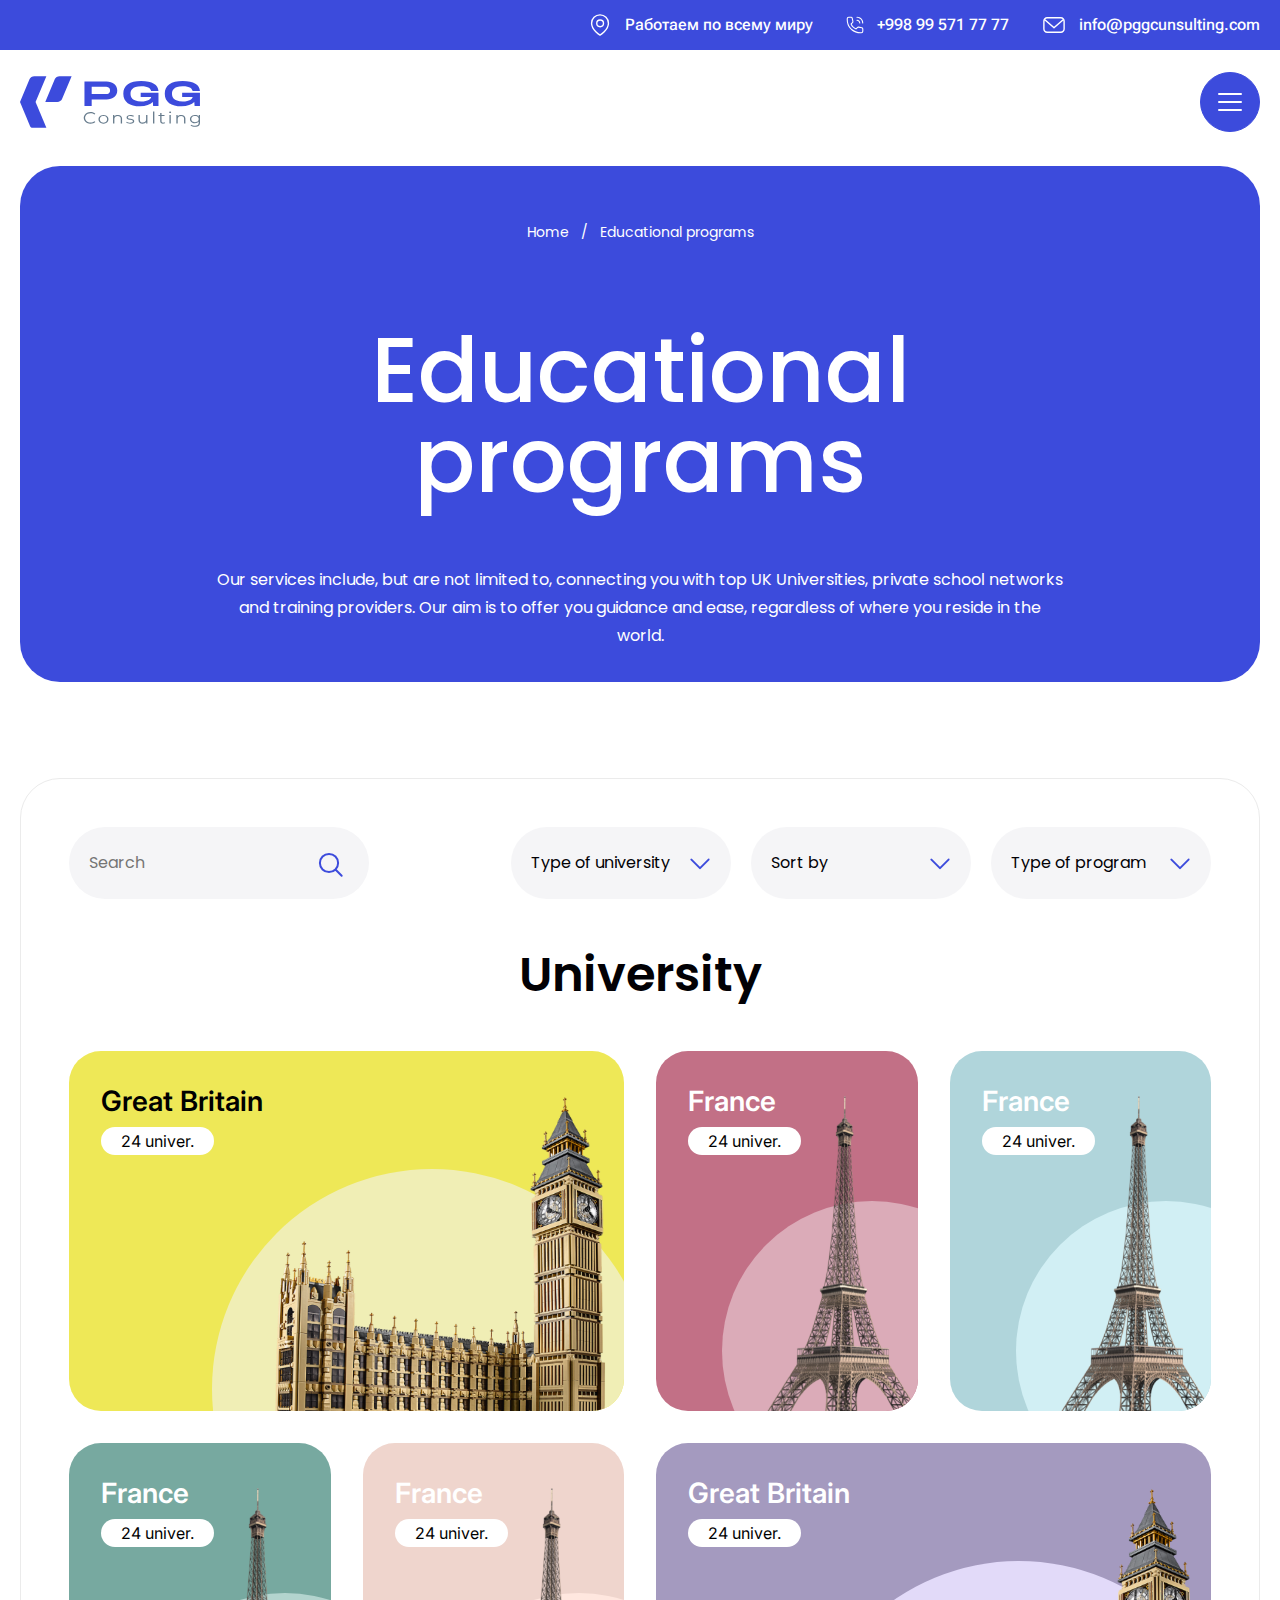
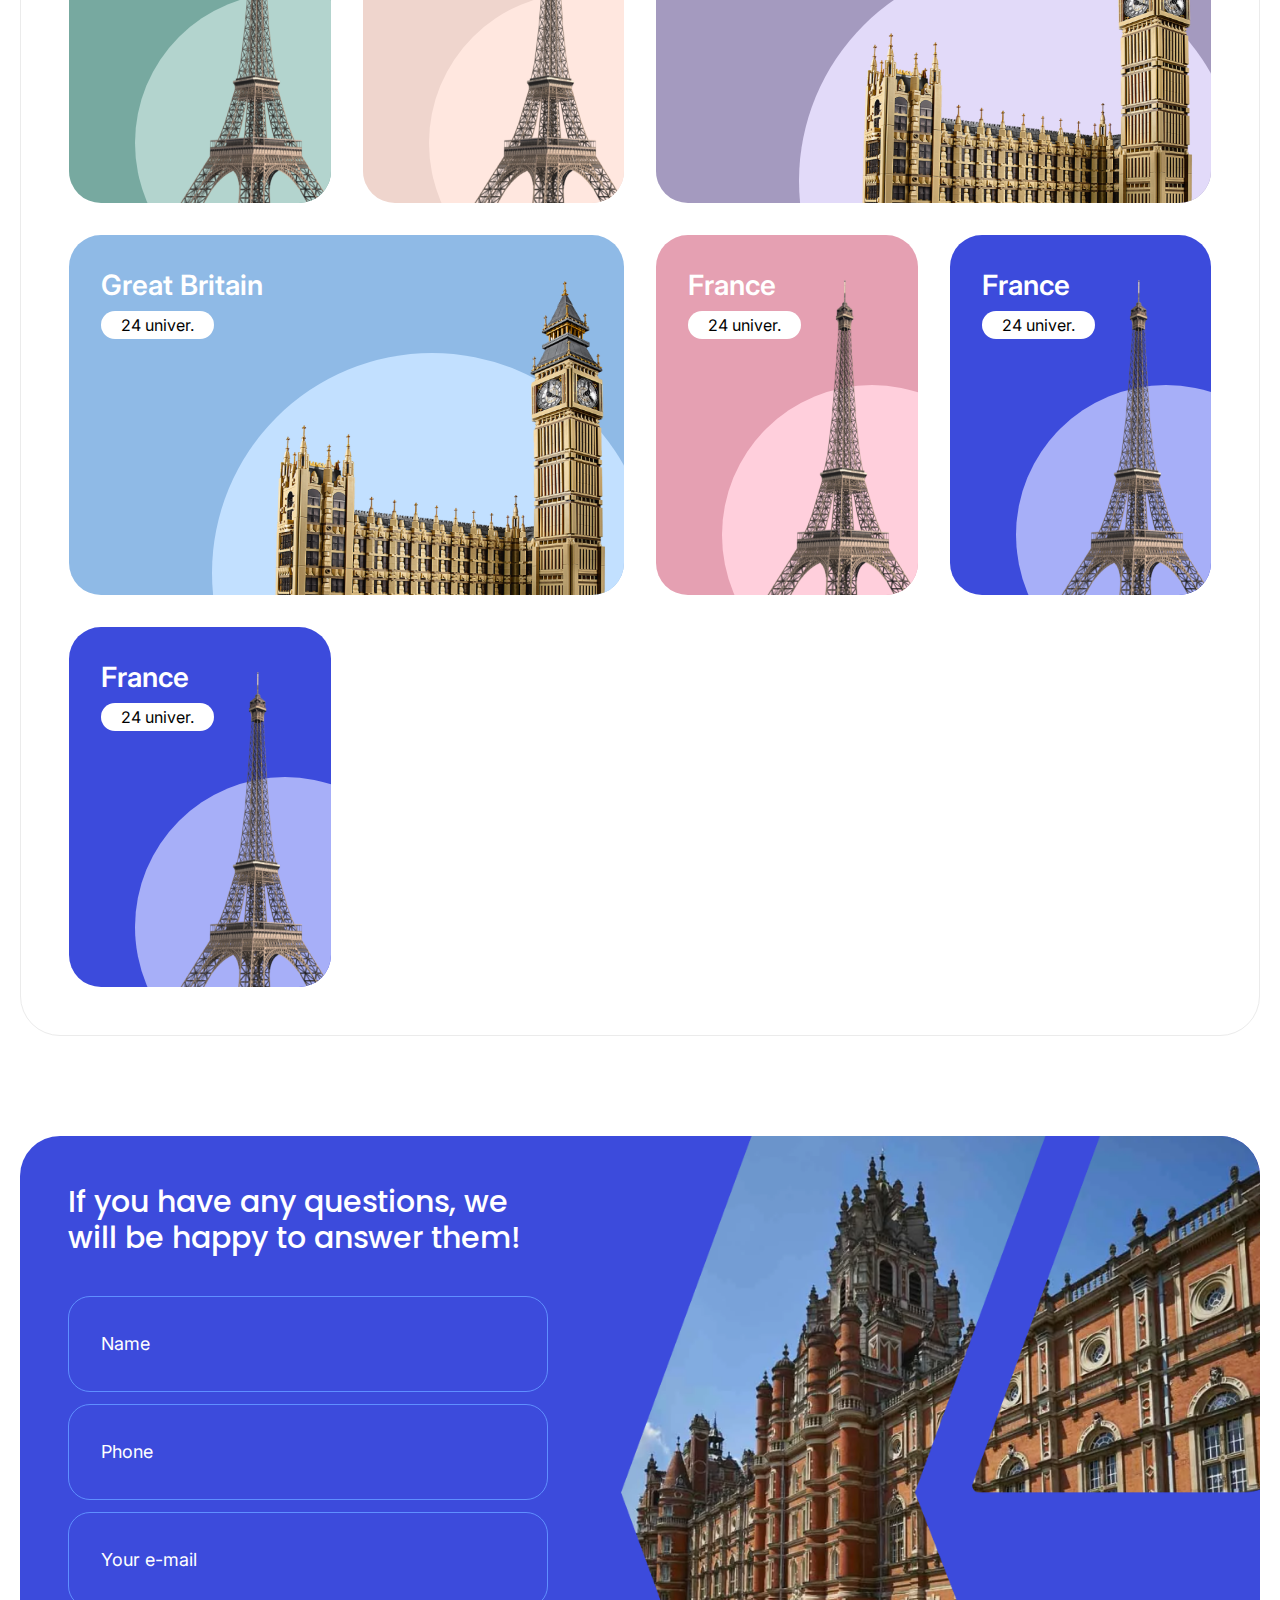
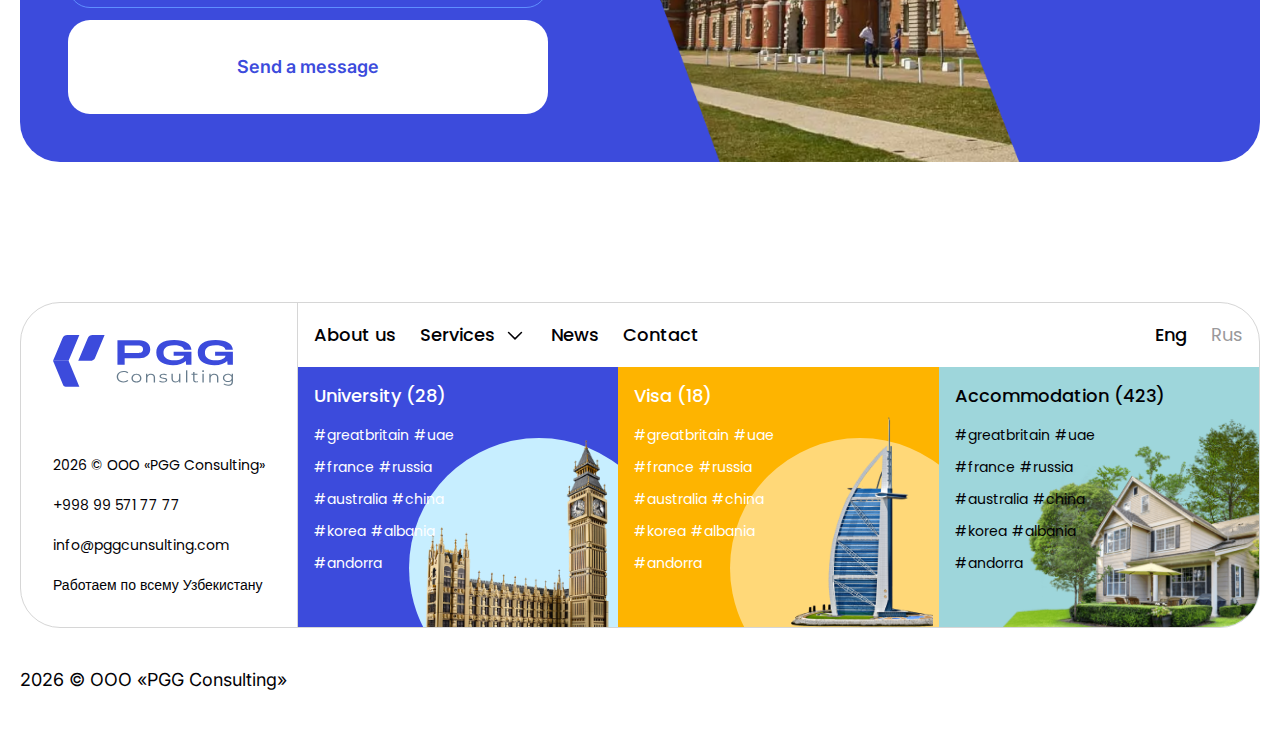
<file: educational-programs.html>
<!DOCTYPE html>
<html lang="en">
<head>
  <meta charset="UTF-8">
  <meta http-equiv="X-UA-Compatible" content="IE=edge">
  <meta name="viewport" content="width=device-width, initial-scale=1.0">
  <title>PGG Consulting | Educational programs</title>
  <link rel="stylesheet" href="./css/basics.css">
  <link rel="stylesheet" href="./css/education-programs.css">
  <script src="./js/scripts.js" defer></script>
</head>
<body class="body">
  <header>
        <div class="header__inner">
          <div class="header__info">
            <div class="header__info__inner contentCenter">
              <div id="locationDiv">
                <a class="infoDiv" href="./contact.html">
                  <svg class="emailSvg" viewBox="0 0 28 28" fill="none" xmlns="http://www.w3.org/2000/svg">
                    <path d="M13.9975 24.8873C13.9975 24.8873 4.93945 19.4448 4.93945 12.1847C4.93945 7.17267 9.00179 3.11033 14.0138 3.11033C19.0258 3.11033 23.0881 7.17267 23.0881 12.1847C23.0881 19.4448 13.9975 24.8873 13.9975 24.8873Z" stroke="white" stroke-width="1.5" stroke-miterlimit="10" stroke-linecap="round" stroke-linejoin="round"/>
                    <path d="M14.1295 15.8153C16.134 15.8153 17.759 14.1903 17.759 12.1858C17.759 10.1813 16.134 8.55633 14.1295 8.55633C12.125 8.55633 10.5 10.1813 10.5 12.1858C10.5 14.1903 12.125 15.8153 14.1295 15.8153Z" stroke="white" stroke-width="1.5" stroke-miterlimit="10" stroke-linecap="round" stroke-linejoin="round"/>
                  </svg>
                  <span class="header__info__text">Работаем по всему миру</span>
                </a>
              </div>
              <div id="phoneDiv">
                <a class="infoDiv" href="tel:+998995717777">
                    <svg class="phoneSvg" viewBox="0 0 28 28" fill="none" xmlns="http://www.w3.org/2000/svg">
                    <path d="M11.2072 16.7592C12.2572 17.766 13.488 18.585 14.8484 19.166L15.4539 19.4238L17.3147 17.5338C17.7767 17.0648 18.4452 16.8618 19.0904 16.9972L23.5984 17.941C24.3614 18.1032 24.9062 18.7763 24.9062 19.5557V22.8013C24.9062 23.9622 23.9659 24.9025 22.805 24.9025H21.8075C17.2179 24.9025 12.6889 23.3823 9.26354 20.328C8.9812 20.0772 8.70704 19.817 8.43987 19.551L8.48304 19.5942C8.21587 19.327 7.95687 19.0528 7.70604 18.7705C4.65054 15.3463 3.13037 10.8173 3.13037 6.22767V5.23017C3.13037 4.06933 4.0707 3.129 5.23154 3.129H8.4772C9.25654 3.129 9.9297 3.67383 10.0919 4.43683L11.0369 8.94483C11.171 9.58883 10.9692 10.2585 10.5002 10.7205L8.6102 12.5813L8.86804 13.1868C9.44904 14.546 10.1992 15.7092 11.2072 16.7592Z" stroke="currentColor" stroke-width="1.5" stroke-miterlimit="10" stroke-linecap="round" stroke-linejoin="round"/>
                    <path d="M16.7847 2.42916C16.3705 2.42916 16.0347 2.76495 16.0347 3.17916C16.0347 3.59338 16.3705 3.92916 16.7847 3.92916V2.42916ZM24.0718 11.2163C24.0718 11.6305 24.4076 11.9663 24.8218 11.9663C25.236 11.9663 25.5718 11.6305 25.5718 11.2163H24.0718ZM16.7847 6.55916C16.3705 6.55916 16.0347 6.89495 16.0347 7.30916C16.0347 7.72338 16.3705 8.05916 16.7847 8.05916V6.55916ZM19.9418 11.2163C19.9418 11.6305 20.2776 11.9663 20.6918 11.9663C21.106 11.9663 21.4418 11.6305 21.4418 11.2163H19.9418ZM16.7847 3.92916C20.8096 3.92916 24.0718 7.19138 24.0718 11.2163H25.5718C25.5718 6.36295 21.638 2.42916 16.7847 2.42916V3.92916ZM16.7847 8.05916C18.5278 8.05916 19.9418 9.47236 19.9418 11.2163H21.4418C21.4418 8.64364 19.3559 6.55916 16.7847 6.55916V8.05916Z" fill="currentColor"/>
                      </svg>	
                    <span class="header__info__text">+998 99 571 77 77</span>
                </a>	
              </div>
              <div id="emailDiv">
                <a class="infoDiv" href="mailto:info@pggcunsulting.com">
                  <svg class="emailSvg" viewBox="0 0 32 32" fill="none" xmlns="http://www.w3.org/2000/svg">
                    <path fill-rule="evenodd" clip-rule="evenodd" d="M4.46083 10.5641C4.42941 10.7424 4.41302 10.926 4.41302 11.1133V20.8867C4.41302 22.6226 5.81993 24.0295 7.55587 24.0295H24.4439C26.1799 24.0295 27.587 22.6224 27.5881 20.8875V11.1133C27.5881 10.9256 27.5716 10.7417 27.5401 10.5631L16.5576 19.9748C16.2367 20.2499 15.7631 20.2499 15.4421 19.9748L4.46083 10.5641ZM5.24738 8.98046L15.9999 18.1952L26.7531 8.97983C26.179 8.35908 25.3575 7.97048 24.4452 7.97048H7.55587C6.64322 7.97048 5.82151 8.35935 5.24738 8.98046ZM2.69873 11.1133C2.69873 8.43061 4.87315 6.25619 7.55587 6.25619H24.4452C27.1279 6.25619 29.3023 8.43061 29.3023 11.1133V20.888C29.3007 23.5691 27.1265 25.7438 24.4439 25.7438H7.55587C4.87315 25.7438 2.69873 23.5694 2.69873 20.8867V11.1133Z" fill="currentColor"/>
                  </svg>
                  <span class="header__info__text">info@pggcunsulting.com</span>
                </a>	
              </div>
            </div>	
          </div>
          <div class="header__navigation">
            <div class="header__navigation__inner contentCenter">
              <div class="logo">
                <a href="./index.html" aria-label="headerLogo">
                  <svg id="logoHeader" viewBox="0 0 268 77" fill="none" xmlns="http://www.w3.org/2000/svg">
                        <path d="M58.9186 0C55.7832 0 52.9776 1.71799 51.9016 4.29749L37.6015 38.5H55.5518C58.6872 38.5 61.4928 36.782 62.5688 34.2025L76.8689 0H58.9186Z" fill="#3C4BDC"/>
                        <path d="M39.2734 0H21.3231C18.1877 0 15.3821 1.71799 14.3061 4.29749L0.00596619 38.5H23.18L39.2734 0Z" fill="#3C4BDC"/>
                        <path d="M0 38.5L15.0718 74.5431C15.6941 76.0312 17.1492 77 18.7622 77H39.2733L23.1799 38.5H0Z" fill="#3C4BDC"/>
                        <path d="M144.812 21.264C144.812 29.4231 138.304 34.6531 128.811 34.6531H106.724V44.4339H95.9761V7.82422H128.811C138.31 7.82422 144.812 13.1049 144.812 21.264ZM134.069 21.264C134.069 15.7198 129.054 15.7198 125.832 15.7198H106.73V26.7524H125.832C129.054 26.7575 134.069 26.7575 134.069 21.264Z" fill="#3C4BDC"/>
                        <path d="M179.677 24.8211H206.183V44.4335H198.246L197.766 38.6815C193.827 42.4469 187.556 44.9554 178.665 44.9554C163.265 44.9554 153.83 38.2609 153.83 26.1286C153.83 13.9963 163.26 7.30176 180.452 7.30176C197.165 7.30176 205.524 13.003 206.183 22.0997H195.261C194.665 19.3276 191.796 15.1974 180.458 15.1974C166.488 15.1974 164.579 21.9426 164.579 26.3364C164.579 30.7808 166.551 37.6832 180.458 37.6832C190.847 37.6832 195.024 33.71 195.261 30.9379H179.683V24.8211H179.677Z" fill="#3C4BDC"/>
                        <path d="M241.407 24.8211H267.913V44.4335H259.976L259.496 38.6815C255.557 42.4469 249.286 44.9554 240.395 44.9554C224.995 44.9554 215.56 38.2609 215.56 26.1286C215.56 13.9963 224.99 7.30176 242.188 7.30176C258.9 7.30176 267.259 13.003 267.919 22.0997H256.997C256.401 19.3276 253.532 15.1974 242.194 15.1974C228.223 15.1974 226.314 21.9426 226.314 26.3364C226.314 30.7808 228.287 37.6832 242.194 37.6832C252.583 37.6832 256.76 33.71 256.997 30.9379H241.419V24.8211H241.407Z" fill="#3C4BDC"/>
                        <path d="M99.8117 69.6762C98.2671 68.9312 97.0523 67.8974 96.1788 66.5747C95.2995 65.252 94.8599 63.7773 94.8599 62.1353C94.8599 60.4984 95.2995 59.0186 96.1788 57.701C97.0581 56.3783 98.2729 55.3445 99.8291 54.5995C101.385 53.8545 103.121 53.4795 105.047 53.4795C106.487 53.4795 107.824 53.6923 109.044 54.113C110.265 54.5336 111.3 55.1519 112.151 55.9627L110.849 57.103C109.334 55.76 107.419 55.086 105.105 55.086C103.572 55.086 102.172 55.3951 100.917 56.0083C99.6555 56.6266 98.6721 57.4678 97.9605 58.5371C97.249 59.6064 96.8903 60.8075 96.8903 62.1353C96.8903 63.463 97.249 64.6641 97.9605 65.7334C98.6721 66.8027 99.6555 67.644 100.917 68.2622C102.172 68.8805 103.572 69.1846 105.105 69.1846C107.436 69.1846 109.351 68.5055 110.849 67.1423L112.151 68.2825C111.3 69.0934 110.259 69.7116 109.027 70.1424C107.795 70.5732 106.458 70.786 105.018 70.786C103.092 70.7911 101.356 70.4211 99.8117 69.6762Z" fill="#667B8C"/>
                        <path d="M120.475 69.9295C119.347 69.372 118.456 68.5967 117.808 67.6084C117.16 66.6202 116.836 65.5002 116.836 64.2536C116.836 63.0069 117.16 61.8869 117.808 60.8987C118.456 59.9105 119.341 59.1402 120.475 58.5878C121.603 58.0354 122.87 57.7617 124.276 57.7617C125.681 57.7617 126.948 58.0354 128.076 58.5878C129.204 59.1402 130.09 59.9105 130.726 60.8987C131.362 61.8869 131.686 63.0069 131.686 64.2536C131.686 65.5002 131.368 66.6202 130.726 67.6084C130.09 68.5967 129.204 69.372 128.076 69.9295C126.948 70.4869 125.681 70.7707 124.276 70.7707C122.87 70.7707 121.603 70.4869 120.475 69.9295ZM127.064 68.6169C127.886 68.2014 128.528 67.6186 128.99 66.8533C129.453 66.0932 129.685 65.2266 129.685 64.2536C129.685 63.2805 129.453 62.4139 128.99 61.6538C128.528 60.8936 127.886 60.3058 127.064 59.8902C126.243 59.4746 125.311 59.2719 124.276 59.2719C123.24 59.2719 122.309 59.4797 121.487 59.8902C120.666 60.3058 120.018 60.8936 119.544 61.6538C119.069 62.4139 118.838 63.2805 118.838 64.2536C118.838 65.2266 119.075 66.0932 119.544 66.8533C120.012 67.6135 120.66 68.2014 121.487 68.6169C122.309 69.0325 123.24 69.2352 124.276 69.2352C125.311 69.2352 126.243 69.0274 127.064 68.6169Z" fill="#667B8C"/>
                        <path d="M150.348 59.1604C151.43 60.0929 151.974 61.4511 151.974 63.2349V70.6491H150.001V63.4022C150.001 62.0744 149.619 61.0609 148.861 60.3615C148.103 59.6621 147.022 59.3175 145.616 59.3175C144.043 59.3175 142.799 59.728 141.885 60.5439C140.971 61.3598 140.508 62.495 140.508 63.9343V70.644H138.535V57.858H140.421V60.2145C140.959 59.4341 141.7 58.831 142.654 58.4053C143.609 57.9745 144.714 57.7617 145.969 57.7617C147.808 57.7617 149.266 58.228 150.348 59.1604Z" fill="#667B8C"/>
                        <path d="M160.674 70.3205C159.592 70.0215 158.747 69.6465 158.134 69.1904L159.025 67.8271C159.633 68.2478 160.402 68.5924 161.328 68.8609C162.253 69.1295 163.213 69.2613 164.214 69.2613C165.545 69.2613 166.534 69.0789 167.17 68.714C167.807 68.3491 168.125 67.8322 168.125 67.1683C168.125 66.697 167.951 66.3271 167.598 66.0635C167.245 65.795 166.8 65.5922 166.268 65.4554C165.73 65.3186 165.018 65.1818 164.127 65.0551C162.941 64.8625 161.993 64.6648 161.27 64.4621C160.547 64.2594 159.933 63.9148 159.424 63.4283C158.915 62.9418 158.661 62.2678 158.661 61.4113C158.661 60.342 159.17 59.4653 160.188 58.7862C161.206 58.1071 162.623 57.7676 164.434 57.7676C165.377 57.7676 166.32 57.8791 167.263 58.097C168.206 58.3149 168.981 58.6038 169.594 58.9585L168.732 60.342C167.529 59.6122 166.094 59.2474 164.428 59.2474C163.167 59.2474 162.224 59.44 161.582 59.8302C160.94 60.2204 160.622 60.7322 160.622 61.3606C160.622 61.8471 160.801 62.2373 161.166 62.5262C161.524 62.8201 161.975 63.033 162.513 63.1698C163.051 63.3067 163.792 63.4486 164.735 63.5955C165.898 63.7881 166.835 63.9857 167.54 64.1783C168.24 64.3709 168.842 64.7054 169.345 65.1767C169.849 65.648 170.092 66.2966 170.092 67.1227C170.092 68.2427 169.559 69.1295 168.495 69.7833C167.431 70.437 165.955 70.7664 164.07 70.7664C162.889 70.7715 161.756 70.6195 160.674 70.3205Z" fill="#667B8C"/>
                        <path d="M189.714 57.8586V70.6446H187.828V68.3084C187.313 69.0888 186.596 69.6919 185.693 70.1176C184.785 70.5483 183.75 70.7612 182.587 70.7612C180.684 70.7612 179.18 70.295 178.081 69.3625C176.981 68.43 176.426 67.0668 176.426 65.2677V57.8535H178.399V65.1005C178.399 66.4434 178.775 67.4671 179.538 68.1614C180.296 68.8607 181.378 69.2054 182.784 69.2054C184.317 69.2054 185.531 68.7949 186.422 67.979C187.313 67.163 187.753 66.0228 187.753 64.5633V57.8535H189.714V57.8586Z" fill="#667B8C"/>
                        <path d="M198.067 52.6084H200.04V70.6497H198.067V52.6084Z" fill="#667B8C"/>
                        <path d="M216.105 69.8696C215.734 70.1636 215.277 70.3865 214.728 70.5385C214.178 70.6906 213.611 70.7717 213.021 70.7717C211.65 70.7717 210.597 70.4473 209.857 69.7987C209.116 69.15 208.746 68.2327 208.746 67.0519V59.3185H206.137V57.859H208.746V55.0615H210.719V57.859H215.162V59.3185H210.719V66.9506C210.719 67.7107 210.939 68.2935 211.373 68.6888C211.806 69.0841 212.431 69.2868 213.247 69.2868C213.652 69.2868 214.045 69.2311 214.427 69.1145C214.809 69.003 215.133 68.8409 215.41 68.628L216.105 69.8696Z" fill="#667B8C"/>
                        <path d="M222.491 54.6965C222.213 54.4533 222.074 54.1593 222.074 53.8198C222.074 53.4954 222.213 53.2116 222.491 52.9684C222.768 52.7251 223.11 52.6035 223.52 52.6035C223.931 52.6035 224.267 52.7201 224.55 52.9582C224.834 53.1964 224.967 53.4752 224.967 53.7944C224.967 54.1492 224.828 54.4533 224.55 54.6965C224.273 54.9398 223.931 55.0614 223.52 55.0614C223.11 55.0614 222.768 54.9398 222.491 54.6965ZM222.514 57.8588H224.487V70.6448H222.514V57.8588Z" fill="#667B8C"/>
                        <path d="M244.624 59.1604C245.705 60.0929 246.249 61.4511 246.249 63.2349V70.6491H244.276V63.4022C244.276 62.0744 243.895 61.0609 243.137 60.3615C242.379 59.6621 241.297 59.3175 239.892 59.3175C238.318 59.3175 237.074 59.728 236.16 60.5439C235.246 61.3649 234.784 62.495 234.784 63.9343V70.644H232.811V57.858H234.697V60.2145C235.235 59.4341 235.975 58.831 236.93 58.4053C237.884 57.9745 238.989 57.7617 240.244 57.7617C242.078 57.7617 243.536 58.228 244.624 59.1604Z" fill="#667B8C"/>
                        <path d="M268 57.8582V69.0884C268 71.2625 267.393 72.869 266.184 73.913C264.975 74.9569 263.147 75.4789 260.705 75.4789C259.358 75.4789 258.073 75.3066 256.864 74.9569C255.649 74.6072 254.666 74.1258 253.908 73.5126L254.909 72.2C255.609 72.7524 256.465 73.1781 257.477 73.4872C258.484 73.7964 259.543 73.9484 260.653 73.9484C262.505 73.9484 263.864 73.5734 264.732 72.8183C265.599 72.0632 266.033 70.8925 266.033 69.3063V67.6796C265.426 68.4904 264.622 69.1036 263.633 69.5293C262.643 69.9499 261.544 70.1628 260.341 70.1628C258.97 70.1628 257.726 69.8993 256.61 69.3722C255.493 68.8452 254.614 68.1053 253.972 67.1576C253.336 66.2099 253.017 65.1355 253.017 63.9345C253.017 62.7334 253.336 61.6641 253.972 60.7266C254.608 59.789 255.487 59.0592 256.592 58.5373C257.703 58.0203 258.953 57.7568 260.341 57.7568C261.579 57.7568 262.701 57.9747 263.696 58.4106C264.691 58.8464 265.501 59.4799 266.108 60.3059V57.8481H268V57.8582ZM263.395 68.0343C264.246 67.639 264.911 67.0816 265.38 66.367C265.854 65.6524 266.085 64.8416 266.085 63.9345C266.085 63.0273 265.848 62.2216 265.38 61.5171C264.911 60.8127 264.252 60.2603 263.407 59.865C262.562 59.4697 261.608 59.2721 260.538 59.2721C259.485 59.2721 258.536 59.4647 257.692 59.8549C256.847 60.2451 256.193 60.7925 255.719 61.507C255.25 62.2216 255.013 63.0324 255.013 63.9395C255.013 64.8467 255.25 65.6575 255.719 66.3721C256.193 67.0866 256.847 67.639 257.692 68.0394C258.536 68.4347 259.485 68.6374 260.538 68.6374C261.59 68.6374 262.545 68.4296 263.395 68.0343Z" fill="#667B8C"/>
                  </svg>
                </a>
                <a href="./index.html" aria-label="mobileLogo">
                  <svg id="logoMobile" class="hidden" viewBox="0 0 170 56" fill="none" xmlns="http://www.w3.org/2000/svg">
                          <path d="M37.1784 -3.8147e-06C35.2 -3.8147e-06 33.4296 1.23745 32.7506 3.09546L23.7271 27.7314H35.054C37.0324 27.7314 38.8028 26.4939 39.4818 24.6359L48.5053 -3.8147e-06H37.1784Z" fill="white"/>
                          <path d="M24.7819 -3.8147e-06H13.455C11.4766 -3.8147e-06 9.70617 1.23745 9.02722 3.09546L0.00366211 27.7314H14.6268L24.7819 -3.8147e-06Z" fill="white"/>
                          <path d="M0 27.7314L9.19752 52.8386C9.77489 54.4148 11.2749 55.4627 12.9534 55.4627H24.7819L14.6268 27.7314H0Z" fill="white"/>
                          <path d="M91.3781 15.3166C91.3781 21.1936 87.2715 24.9607 81.2814 24.9607H67.3445V32.0058H60.5623V5.63595H81.2814C87.2752 5.63595 91.3781 9.43956 91.3781 15.3166ZM84.5995 15.3166C84.5995 11.3231 81.4347 11.3231 79.4015 11.3231H67.3482V19.2698H79.4015C81.4347 19.2735 84.5995 19.2735 84.5995 15.3166Z" fill="white"/>
                          <path d="M113.378 17.8791H130.104V32.0058H125.096L124.793 27.8627C122.307 30.5748 118.35 32.3817 112.74 32.3817C103.022 32.3817 97.0688 27.5597 97.0688 18.8209C97.0688 10.082 103.019 5.25997 113.868 5.25997C124.413 5.25997 129.688 9.36656 130.104 15.9189H123.212C122.836 13.9221 121.026 10.9471 113.871 10.9471C105.056 10.9471 103.851 15.8057 103.851 18.9705C103.851 22.1718 105.096 27.1436 113.871 27.1436C120.427 27.1436 123.063 24.2817 123.212 22.285H113.382V17.8791H113.378Z" fill="white"/>
                          <path d="M152.331 17.8791H169.057V32.0058H164.049L163.746 27.8627C161.26 30.5748 157.303 32.3817 151.692 32.3817C141.975 32.3817 136.021 27.5597 136.021 18.8209C136.021 10.082 141.971 5.25997 152.824 5.25997C163.37 5.25997 168.644 9.36656 169.06 15.9189H162.169C161.793 13.9221 159.982 10.9471 152.827 10.9471C144.012 10.9471 142.807 15.8057 142.807 18.9705C142.807 22.1718 144.052 27.1436 152.827 27.1436C159.383 27.1436 162.019 24.2817 162.169 22.285H152.338V17.8791H152.331Z" fill="white"/>
                          <path d="M62.9823 50.188C62.0077 49.6514 61.2411 48.9067 60.6899 47.954C60.1351 47.0013 59.8577 45.939 59.8577 44.7563C59.8577 43.5773 60.1351 42.5114 60.6899 41.5623C61.2448 40.6096 62.0114 39.8649 62.9933 39.3283C63.9752 38.7917 65.0703 38.5216 66.2859 38.5216C67.1948 38.5216 68.038 38.6749 68.8082 38.9779C69.5784 39.2809 70.2318 39.7262 70.7684 40.3103L69.9471 41.1316C68.9907 40.1642 67.7825 39.6787 66.3224 39.6787C65.355 39.6787 64.4717 39.9014 63.6795 40.3431C62.8838 40.7884 62.2632 41.3944 61.8142 42.1646C61.3652 42.9348 61.1389 43.7999 61.1389 44.7563C61.1389 45.7127 61.3652 46.5778 61.8142 47.348C62.2632 48.1183 62.8838 48.7242 63.6795 49.1695C64.4717 49.6149 65.355 49.8339 66.3224 49.8339C67.7934 49.8339 69.0017 49.3448 69.9471 48.3628L70.7684 49.1842C70.2318 49.7682 69.5748 50.2135 68.7973 50.5238C68.0198 50.8341 67.1765 50.9874 66.2676 50.9874C65.0521 50.9911 63.957 50.7246 62.9823 50.188Z" fill="white"/>
                          <path d="M76.0211 50.3705C75.3093 49.969 74.7472 49.4105 74.3383 48.6987C73.9295 47.9869 73.7251 47.1801 73.7251 46.2822C73.7251 45.3842 73.9295 44.5775 74.3383 43.8657C74.7472 43.1538 75.3057 42.599 76.0211 42.2011C76.7329 41.8032 77.5324 41.6061 78.4194 41.6061C79.3064 41.6061 80.1058 41.8032 80.8176 42.2011C81.5295 42.599 82.0879 43.1538 82.4895 43.8657C82.891 44.5775 83.0954 45.3842 83.0954 46.2822C83.0954 47.1801 82.8947 47.9869 82.4895 48.6987C82.0879 49.4105 81.5295 49.969 80.8176 50.3705C80.1058 50.772 79.3064 50.9764 78.4194 50.9764C77.5324 50.9764 76.7329 50.772 76.0211 50.3705ZM80.1788 49.4251C80.6972 49.1257 81.1024 48.706 81.3944 48.1548C81.6864 47.6072 81.8324 46.983 81.8324 46.2822C81.8324 45.5813 81.6864 44.9571 81.3944 44.4095C81.1024 43.862 80.6972 43.4386 80.1788 43.1393C79.6605 42.8399 79.0728 42.6939 78.4194 42.6939C77.766 42.6939 77.1783 42.8436 76.6599 43.1393C76.1416 43.4386 75.7328 43.862 75.4334 44.4095C75.1341 44.9571 74.9881 45.5813 74.9881 46.2822C74.9881 46.983 75.1378 47.6072 75.4334 48.1548C75.7291 48.7023 76.1379 49.1257 76.6599 49.4251C77.1783 49.7244 77.766 49.8704 78.4194 49.8704C79.0728 49.8704 79.6605 49.7207 80.1788 49.4251Z" fill="white"/>
                          <path d="M94.8717 42.6136C95.5543 43.2853 95.8974 44.2635 95.8974 45.5484V50.8888H94.6526V45.6689C94.6526 44.7125 94.4117 43.9825 93.9335 43.4787C93.4553 42.975 92.7727 42.7268 91.8857 42.7268C90.8928 42.7268 90.108 43.0224 89.5313 43.6101C88.9545 44.1978 88.6625 45.0155 88.6625 46.0522V50.8852H87.4177V41.6755H88.6077V43.3729C88.9472 42.8107 89.4145 42.3763 90.0168 42.0697C90.6191 41.7594 91.3163 41.6061 92.1084 41.6061C93.2692 41.6061 94.189 41.9419 94.8717 42.6136Z" fill="white"/>
                          <path d="M101.387 50.6516C100.705 50.4362 100.172 50.1661 99.7847 49.8376L100.347 48.8556C100.73 49.1586 101.216 49.4068 101.8 49.6003C102.384 49.7937 102.99 49.8887 103.621 49.8887C104.461 49.8887 105.085 49.7572 105.486 49.4944C105.888 49.2316 106.089 48.8593 106.089 48.3811C106.089 48.0416 105.979 47.7751 105.757 47.5853C105.534 47.3919 105.253 47.2458 104.917 47.1473C104.578 47.0487 104.129 46.9502 103.566 46.8589C102.818 46.7202 102.219 46.5778 101.763 46.4318C101.307 46.2858 100.92 46.0376 100.599 45.6872C100.277 45.3367 100.117 44.8512 100.117 44.2343C100.117 43.4641 100.438 42.8326 101.081 42.3435C101.723 41.8543 102.617 41.6098 103.76 41.6098C104.355 41.6098 104.95 41.6901 105.545 41.847C106.14 42.004 106.629 42.2121 107.016 42.4676L106.472 43.4641C105.713 42.9385 104.807 42.6757 103.756 42.6757C102.96 42.6757 102.365 42.8144 101.96 43.0954C101.555 43.3765 101.354 43.7452 101.354 44.1978C101.354 44.5483 101.467 44.8293 101.697 45.0374C101.924 45.2491 102.208 45.4024 102.548 45.501C102.887 45.5995 103.355 45.7018 103.95 45.8076C104.683 45.9463 105.275 46.0887 105.72 46.2274C106.162 46.3661 106.541 46.607 106.859 46.9465C107.177 47.286 107.33 47.7532 107.33 48.3482C107.33 49.1549 106.994 49.7937 106.322 50.2646C105.651 50.7355 104.72 50.9728 103.53 50.9728C102.785 50.9764 102.07 50.8669 101.387 50.6516Z" fill="white"/>
                          <path d="M119.712 41.6755V50.8852H118.522V49.2024C118.197 49.7646 117.744 50.1989 117.175 50.5056C116.602 50.8158 115.948 50.9691 115.214 50.9691C114.014 50.9691 113.064 50.6333 112.371 49.9617C111.677 49.29 111.327 48.3081 111.327 47.0122V41.6718H112.572V46.8918C112.572 47.8591 112.809 48.5964 113.291 49.0965C113.769 49.6003 114.452 49.8485 115.339 49.8485C116.306 49.8485 117.072 49.5528 117.635 48.9651C118.197 48.3774 118.474 47.5561 118.474 46.5048V41.6718H119.712V41.6755Z" fill="white"/>
                          <path d="M124.983 37.8939H126.228V50.8889H124.983V37.8939Z" fill="white"/>
                          <path d="M136.364 50.3267C136.131 50.5384 135.842 50.699 135.496 50.8085C135.149 50.918 134.791 50.9764 134.419 50.9764C133.554 50.9764 132.889 50.7428 132.422 50.2756C131.955 49.8084 131.721 49.1477 131.721 48.2971V42.7268H130.075V41.6755H131.721V39.6605H132.966V41.6755H135.769V42.7268H132.966V48.2241C132.966 48.7717 133.105 49.1914 133.378 49.4762C133.652 49.7609 134.046 49.9069 134.561 49.9069C134.817 49.9069 135.065 49.8667 135.306 49.7828C135.547 49.7025 135.751 49.5857 135.926 49.4324L136.364 50.3267Z" fill="white"/>
                          <path d="M140.394 39.3977C140.219 39.2225 140.132 39.0107 140.132 38.7662C140.132 38.5325 140.219 38.3281 140.394 38.1529C140.57 37.9777 140.785 37.8901 141.044 37.8901C141.303 37.8901 141.515 37.974 141.694 38.1456C141.873 38.3172 141.957 38.518 141.957 38.7479C141.957 39.0034 141.869 39.2225 141.694 39.3977C141.519 39.5729 141.303 39.6605 141.044 39.6605C140.785 39.6605 140.57 39.5729 140.394 39.3977ZM140.409 41.6755H141.654V50.8852H140.409V41.6755Z" fill="white"/>
                          <path d="M154.36 42.6136C155.043 43.2853 155.386 44.2635 155.386 45.5484V50.8888H154.141V45.6689C154.141 44.7125 153.9 43.9825 153.422 43.4787C152.944 42.975 152.261 42.7268 151.374 42.7268C150.382 42.7268 149.597 43.0224 149.02 43.6101C148.443 44.2015 148.151 45.0155 148.151 46.0522V50.8852H146.906V41.6755H148.096V43.3729C148.436 42.8107 148.903 42.3763 149.506 42.0697C150.108 41.7594 150.805 41.6061 151.597 41.6061C152.754 41.6061 153.674 41.9419 154.36 42.6136Z" fill="white"/>
                          <path d="M169.111 41.6755V49.7645C169.111 51.3305 168.728 52.4877 167.965 53.2396C167.202 53.9916 166.049 54.3676 164.508 54.3676C163.658 54.3676 162.847 54.2435 162.084 53.9916C161.318 53.7397 160.697 53.393 160.219 52.9513L160.851 52.0058C161.292 52.4037 161.833 52.7103 162.471 52.933C163.107 53.1557 163.775 53.2652 164.475 53.2652C165.643 53.2652 166.501 52.9951 167.049 52.4512C167.596 51.9073 167.87 51.0641 167.87 49.9215V48.7498C167.487 49.3338 166.979 49.7755 166.355 50.0821C165.731 50.3851 165.038 50.5384 164.278 50.5384C163.413 50.5384 162.628 50.3486 161.924 49.969C161.219 49.5893 160.664 49.0564 160.259 48.3738C159.858 47.6912 159.657 46.9173 159.657 46.0522C159.657 45.1871 159.858 44.4168 160.259 43.7415C160.661 43.0662 161.216 42.5406 161.913 42.1646C162.614 41.7923 163.402 41.6025 164.278 41.6025C165.059 41.6025 165.768 41.7594 166.395 42.0733C167.023 42.3873 167.534 42.8436 167.918 43.4386V41.6682H169.111V41.6755ZM166.206 49.0053C166.742 48.7206 167.162 48.319 167.458 47.8043C167.757 47.2896 167.903 46.7056 167.903 46.0522C167.903 45.3988 167.753 44.8184 167.458 44.311C167.162 43.8036 166.746 43.4057 166.213 43.121C165.68 42.8363 165.078 42.6939 164.402 42.6939C163.738 42.6939 163.139 42.8326 162.606 43.1137C162.073 43.3948 161.661 43.789 161.362 44.3037C161.066 44.8184 160.916 45.4024 160.916 46.0558C160.916 46.7092 161.066 47.2933 161.362 47.808C161.661 48.3227 162.073 48.7206 162.606 49.0089C163.139 49.2937 163.738 49.4397 164.402 49.4397C165.067 49.4397 165.669 49.29 166.206 49.0053Z" fill="white"/>
                  </svg>
                </a>
              </div>
              <div class="hamburger">
                <span class="hamburger__span" id="span1"></span>	
                <span class="hamburger__span" id="span2"></span>	
                <span class="hamburger__span" id="span3"></span>	
              </div>  
            </div> 	
          </div>
        </div>	
        <div class="mobileHeader hidden">
          <div class="mobileHeader__inner contentCenter">
            <div class="margin"></div>
            <div class="mobileHeader__content">
              <div class="mobileLinkContainer">
                  <a class="mobileLink" href="./index.html" aria-label="home">Home</a>
                  <a class="mobileLink" href="./about.html" aria-label="about">About us</a>
                  <div class="servicesMobileContainer">
                    <div class="servicesMobileDiv">
                      <span class="mobileLink">Services</span>		
                      <svg class="chevron-down" viewBox="0 0 24 24" fill="none" xmlns="http://www.w3.org/2000/svg">
                        <path d="M18.4332 9.4502L12.0042 15.8802L5.57422 9.4502" stroke="white" stroke-width="1.5" stroke-miterlimit="10" stroke-linecap="round" stroke-linejoin="round"/>
                      </svg>
                    </div>
                    <div class="mobileServiceList">
                      <a class="serviceList__link" href="./educational-programs.html" aria-label="educational-programs">Educational programs</a>
                      <a class="serviceList__link" href="./accomodation-consulting.html" aria-label="accomodation-consulting">Accomodation consulting</a>
                      <a class="serviceList__link" href="./visa-consulting.html" aria-label="visa-consulting">Visa consulting</a>
                    </div>
                  </div>
                  <a class="mobileLink" href="./news.html" aria-label="news">News</a>
                  <a class="mobileLink" href="./contact.html" aria-label="contact">Contact</a>
              </div>
              <div class="mobileSocialMediaContainer">
                  <div class="mobileSvyaz">
                    <div id="phoneDiv">
                          <a class="infoDiv" href="tel:+998995717777">
                              <svg class="phoneSvg" viewBox="0 0 28 28" fill="none" xmlns="http://www.w3.org/2000/svg">
                              <path d="M11.2072 16.7592C12.2572 17.766 13.488 18.585 14.8484 19.166L15.4539 19.4238L17.3147 17.5338C17.7767 17.0648 18.4452 16.8618 19.0904 16.9972L23.5984 17.941C24.3614 18.1032 24.9062 18.7763 24.9062 19.5557V22.8013C24.9062 23.9622 23.9659 24.9025 22.805 24.9025H21.8075C17.2179 24.9025 12.6889 23.3823 9.26354 20.328C8.9812 20.0772 8.70704 19.817 8.43987 19.551L8.48304 19.5942C8.21587 19.327 7.95687 19.0528 7.70604 18.7705C4.65054 15.3463 3.13037 10.8173 3.13037 6.22767V5.23017C3.13037 4.06933 4.0707 3.129 5.23154 3.129H8.4772C9.25654 3.129 9.9297 3.67383 10.0919 4.43683L11.0369 8.94483C11.171 9.58883 10.9692 10.2585 10.5002 10.7205L8.6102 12.5813L8.86804 13.1868C9.44904 14.546 10.1992 15.7092 11.2072 16.7592Z" stroke="currentColor" stroke-width="1.5" stroke-miterlimit="10" stroke-linecap="round" stroke-linejoin="round"/>
                              <path d="M16.7847 2.42916C16.3705 2.42916 16.0347 2.76495 16.0347 3.17916C16.0347 3.59338 16.3705 3.92916 16.7847 3.92916V2.42916ZM24.0718 11.2163C24.0718 11.6305 24.4076 11.9663 24.8218 11.9663C25.236 11.9663 25.5718 11.6305 25.5718 11.2163H24.0718ZM16.7847 6.55916C16.3705 6.55916 16.0347 6.89495 16.0347 7.30916C16.0347 7.72338 16.3705 8.05916 16.7847 8.05916V6.55916ZM19.9418 11.2163C19.9418 11.6305 20.2776 11.9663 20.6918 11.9663C21.106 11.9663 21.4418 11.6305 21.4418 11.2163H19.9418ZM16.7847 3.92916C20.8096 3.92916 24.0718 7.19138 24.0718 11.2163H25.5718C25.5718 6.36295 21.638 2.42916 16.7847 2.42916V3.92916ZM16.7847 8.05916C18.5278 8.05916 19.9418 9.47236 19.9418 11.2163H21.4418C21.4418 8.64364 19.3559 6.55916 16.7847 6.55916V8.05916Z" fill="currentColor"/>
                                </svg>	
                              <span class="header__info__text">+998 99 571 77 77</span>
                          </a>	
                    </div>
                    <div id="emailDiv">
                          <a class="infoDiv" href="mailto:info@pggcunsulting.com">
                            <svg class="emailSvg" viewBox="0 0 32 32" fill="none" xmlns="http://www.w3.org/2000/svg">
                              <path fill-rule="evenodd" clip-rule="evenodd" d="M4.46083 10.5641C4.42941 10.7424 4.41302 10.926 4.41302 11.1133V20.8867C4.41302 22.6226 5.81993 24.0295 7.55587 24.0295H24.4439C26.1799 24.0295 27.587 22.6224 27.5881 20.8875V11.1133C27.5881 10.9256 27.5716 10.7417 27.5401 10.5631L16.5576 19.9748C16.2367 20.2499 15.7631 20.2499 15.4421 19.9748L4.46083 10.5641ZM5.24738 8.98046L15.9999 18.1952L26.7531 8.97983C26.179 8.35908 25.3575 7.97048 24.4452 7.97048H7.55587C6.64322 7.97048 5.82151 8.35935 5.24738 8.98046ZM2.69873 11.1133C2.69873 8.43061 4.87315 6.25619 7.55587 6.25619H24.4452C27.1279 6.25619 29.3023 8.43061 29.3023 11.1133V20.888C29.3007 23.5691 27.1265 25.7438 24.4439 25.7438H7.55587C4.87315 25.7438 2.69873 23.5694 2.69873 20.8867V11.1133Z" fill="currentColor"/>
                            </svg>
                            <span class="header__info__text">info@pggcunsulting.com</span>
                          </a>	
                    </div>	
                  </div>
                  <div class="socialMediaDiv">
                      <a href="#" aria-label="facebook" class="socialMedia">
                        <svg class="socialMediaIcon" viewBox="0 0 40 40" fill="none" xmlns="http://www.w3.org/2000/svg">
                          <path d="M22.3537 36.6666H16.7108C15.7682 36.6666 15.0015 35.9051 15.0015 34.9689V22.3266H11.7093C10.7667 22.3266 10 21.5648 10 20.6289V15.2117C10 14.2755 10.7667 13.5139 11.7093 13.5139H15.0015V10.8011C15.0015 8.11137 15.8518 5.82293 17.4603 4.18364C19.076 2.53687 21.334 1.66663 23.9901 1.66663L28.2937 1.67357C29.2346 1.67517 30 2.43674 30 3.37134V8.40109C30 9.3373 29.2335 10.0989 28.2913 10.0989L25.3937 10.0999C24.51 10.0999 24.285 10.2759 24.2369 10.3298C24.1576 10.4193 24.0632 10.6722 24.0632 11.3705V13.5136H28.0735C28.3754 13.5136 28.6679 13.5876 28.9193 13.727C29.4615 14.0279 29.7986 14.597 29.7986 15.2119L29.7965 20.6291C29.7965 21.5648 29.0298 22.3264 28.0872 22.3264H24.0632V34.9689C24.0632 35.9051 23.2962 36.6666 22.3537 36.6666V36.6666ZM17.0672 34.6148H21.9972V21.4081C21.9972 20.783 22.5093 20.2745 23.1384 20.2745H27.7307L27.7326 15.5657H23.1382C22.5091 15.5657 21.9972 15.0573 21.9972 14.4322V11.3705C21.9972 10.5688 22.0792 9.6572 22.6884 8.972C23.4245 8.14368 24.5845 8.04808 25.3932 8.04808L27.9342 8.04701V3.72488L23.9885 3.71848C19.7199 3.71848 17.0672 6.43256 17.0672 10.8011V14.4322C17.0672 15.0571 16.5554 15.5657 15.9263 15.5657H12.0658V20.2745H15.9263C16.5554 20.2745 17.0672 20.783 17.0672 21.4081V34.6148ZM28.2896 3.72542H28.2899H28.2896Z" fill="#3C4BDC"/>
                        </svg>
                      </a>
                      <a href="#" aria-label="instagram" class="socialMedia">
                        <svg class="socialMediaIcon" viewBox="0 0 40 40" fill="none" xmlns="http://www.w3.org/2000/svg">
                          <path d="M36.5845 13.1335C36.5064 11.3624 36.22 10.1447 35.8096 9.08962C35.3863 7.96966 34.735 6.96696 33.8817 6.13341C33.048 5.28689 32.0385 4.6291 30.9313 4.21245C29.8699 3.80217 28.6583 3.51575 26.8869 3.43766C25.1022 3.35296 24.5356 3.33337 20.0091 3.33337C15.4826 3.33337 14.916 3.35296 13.1379 3.43105C11.3665 3.50914 10.1486 3.79581 9.09354 4.20584C7.97311 4.6291 6.97021 5.28027 6.13651 6.13341C5.28982 6.96696 4.63217 7.97627 4.21519 9.08326C3.80482 10.1447 3.51835 11.3557 3.44025 13.1269C3.35553 14.9112 3.33594 15.4777 3.33594 20.0033C3.33594 24.529 3.35553 25.0955 3.43363 26.8732C3.51174 28.6443 3.79846 29.862 4.20883 30.9171C4.63217 32.037 5.28982 33.0397 6.13651 33.8733C6.97021 34.7198 7.97972 35.3776 9.08692 35.7942C10.1486 36.2045 11.3598 36.4909 13.1316 36.569C14.9094 36.6474 15.4762 36.6667 20.0027 36.6667C24.5292 36.6667 25.0958 36.6474 26.8739 36.569C28.6454 36.4909 29.8632 36.2045 30.9183 35.7942C33.1589 34.9281 34.9304 33.157 35.7966 30.9171C36.2067 29.8556 36.4935 28.6443 36.5716 26.8732C36.6497 25.0955 36.6693 24.529 36.6693 20.0033C36.6693 15.4777 36.6627 14.9112 36.5845 13.1335ZM33.5822 26.743C33.5105 28.3709 33.237 29.25 33.009 29.836C32.4488 31.2882 31.2961 32.4407 29.8436 33.0008C29.2575 33.2287 28.3719 33.5022 26.75 33.5736C24.9915 33.652 24.4641 33.6713 20.0157 33.6713C15.5673 33.6713 15.0333 33.652 13.2812 33.5736C11.6529 33.5022 10.7737 33.2287 10.1875 33.0008C9.46473 32.7337 8.80682 32.3105 8.2728 31.757C7.7192 31.2165 7.29586 30.5653 7.02873 29.8426C6.80078 29.2566 6.52728 28.3709 6.45579 26.7496C6.37743 24.9914 6.3581 24.4639 6.3581 20.0163C6.3581 15.5688 6.37743 15.0349 6.45579 13.2833C6.52728 11.6554 6.80078 10.7763 7.02873 10.1903C7.29586 9.46735 7.7192 8.80982 8.27942 8.27566C8.81979 7.72216 9.47109 7.2989 10.1941 7.03208C10.7803 6.80417 11.6662 6.53072 13.2878 6.45899C15.0463 6.3809 15.5739 6.36132 20.0221 6.36132C24.4771 6.36132 25.0045 6.3809 26.7566 6.45899C28.3848 6.53072 29.2641 6.80417 29.8503 7.03208C30.573 7.2989 31.231 7.72216 31.765 8.27566C32.3186 8.81618 32.7419 9.46735 33.009 10.1903C33.237 10.7763 33.5105 11.6617 33.5822 13.2833C33.6603 15.0415 33.6799 15.5688 33.6799 20.0163C33.6799 24.4639 33.6603 24.9848 33.5822 26.743Z" fill="#3C4BDC"/>
                          <path d="M19.9974 11.6666C15.3968 11.6666 11.6641 15.3991 11.6641 20C11.6641 24.6008 15.3968 28.3333 19.9974 28.3333C24.5983 28.3333 28.3307 24.6008 28.3307 20C28.3307 15.3991 24.5983 11.6666 19.9974 11.6666ZM19.9974 25.4056C17.0128 25.4056 14.5918 22.9848 14.5918 20C14.5918 17.0151 17.0128 14.5943 19.9974 14.5943C22.9823 14.5943 25.403 17.0151 25.403 20C25.403 22.9848 22.9823 25.4056 19.9974 25.4056Z" fill="#3C4BDC"/>
                          <path d="M31.6641 10.8334C31.6641 12.214 30.5447 13.3334 29.1639 13.3334C27.7834 13.3334 26.6641 12.214 26.6641 10.8334C26.6641 9.45247 27.7834 8.33337 29.1639 8.33337C30.5447 8.33337 31.6641 9.45247 31.6641 10.8334Z" fill="#3C4BDC"/>
                        </svg>
                      </a>
                      <a href="#" aria-label="telegram" class="socialMedia">
                        <svg class="socialMediaIcon" viewBox="0 0 40 40" fill="none" xmlns="http://www.w3.org/2000/svg">
                          <path d="M37.7645 5.82132C37.3166 5.29163 36.6458 5 35.8754 5C35.4566 5 35.0129 5.08522 34.557 5.25376L3.51938 16.7115C1.87225 17.3193 1.65041 18.2316 1.66468 18.7212C1.67895 19.2109 1.95393 20.1096 3.63408 20.6265C3.64415 20.6295 3.65422 20.6325 3.66429 20.6352L10.1023 22.4169L13.584 32.045C14.0587 33.3576 15.1243 34.173 16.3652 34.173C17.1477 34.173 17.9172 33.8559 18.5909 33.2564L22.573 29.7106L28.3489 34.2082C28.3494 34.2087 28.3503 34.209 28.3508 34.2095L28.4057 34.2523C28.4107 34.256 28.416 34.2601 28.4211 34.2639C29.0631 34.7454 29.7638 34.9997 30.4484 35H30.4486C31.7861 35 32.8511 34.0426 33.1613 32.5612L38.2468 8.27745C38.451 7.30274 38.2798 6.43056 37.7645 5.82132ZM12.2561 22.0785L24.677 15.9421L16.9429 23.8894C16.8162 24.0195 16.7264 24.1789 16.6822 24.3523L15.1909 30.1941L12.2561 22.0785ZM17.1354 31.728C17.0839 31.7737 17.0321 31.8145 16.9804 31.8521L18.364 26.4329L20.8808 28.3929L17.1354 31.728ZM36.1411 7.8649L31.0557 32.1489C31.0067 32.3813 30.8503 32.9221 30.4484 32.9221C30.2497 32.9221 30.0002 32.8174 29.7448 32.6272L23.1999 27.531C23.1991 27.5302 23.198 27.5294 23.1968 27.5288L19.3025 24.4962L30.487 13.0033C30.845 12.6354 30.8775 12.0719 30.5639 11.6677C30.25 11.2635 29.6813 11.1364 29.2161 11.3663L10.8207 20.4545L4.29511 18.649L35.3232 7.1948C35.5853 7.09795 35.7682 7.07766 35.8754 7.07766C35.9411 7.07766 36.0581 7.08523 36.1014 7.13691C36.1585 7.20427 36.2312 7.43395 36.1411 7.8649Z" fill="#3C4BDC"/>
                        </svg>
                      </a>
                  </div>
              </div>
            </div>
            <div class="centerImage">
              <img src="./media/centerImage.png" alt="centerImage">	
            </div>
          </div>	
          <div class="mobile1">
            <img src="./media/mobile1.png" alt="mobile-back">	
          </div>
          <div class="mobile2">
            <img src="./media/mobile2.png" alt="mobile-back">	
          </div>	
        </div>	
  </header>
  <main class="main">
    <div class="mainNavigation">
      <div class="mainNavigation__inner contentCenter">
        <div class="mainNavigation__content bgBlue white">
        <div class="currentNavigation">
          <span>Home</span>
          <span>/</span>
          <span>Educational programs</span>
        </div>
        <p class="heroMainText">Educational programs</p>
        <p class="heroSubtitle">Our services include, but are not limited to, connecting you with top UK Universities, private school networks and training providers. Our aim is to offer you guidance and ease, regardless of where you reside in the world.</p>
        </div>	
      </div>
	  </div>
    <div class="universities">
      <div class="universities__inner contentCenter">
        <div class="universities__content">
          <form class="filterContainer">
            <div class="searchBar">
              <input type="text" name="search" class="Input" placeholder="Search" />
              <svg class="searchSvg" viewBox="0 0 32 32" fill="none" xmlns="http://www.w3.org/2000/svg">
                <path d="M20.4451 20.4467L26.6651 26.668M23.1118 14.0093C23.1118 19.0373 19.0358 23.1133 14.0078 23.1133C8.97981 23.1133 4.90381 19.0373 4.90381 14.0093C4.90381 8.98133 8.97981 4.90533 14.0078 4.90533C19.0358 4.90533 23.1118 8.98133 23.1118 14.0093Z" stroke="#3C4BDC" stroke-width="2" stroke-miterlimit="10" stroke-linecap="round" stroke-linejoin="round"/>
              </svg>
            </div>
            <div class="filterBar">
              <select class="Input filter__input" name="TypeOfUniversity">
                <option value="type">Type of university</option>
                <optgroup label="Great Britain">
                  <option value="value1">Value 1</option>
                  <option value="value2">Value 2</option>
                </optgroup>
              </select>
              <select class="Input filter__input" name="sortBy">
                <option value="sort">Sort by</option>
                <optgroup label="Great Britain">
                  <option value="value1">Value 1</option>
                  <option value="value2">Value 2</option>
                </optgroup>
              </select>
              <select class="Input filter__input" name="TypeOfProgram">
                <option value="type">Type of program</option>
                <optgroup label="Great Britain">
                  <option value="value1">Value 1</option>
                  <option value="value2">Value 2</option>
                </optgroup>
              </select>
            </div>
          </form>
          <p class="mainName">University</p>
          <div class="otherContent countriesContainer">
                <div id="country1" class="country span2">
                  <a class="country__div" href="./universities-inner.html">
                    <div class="aboutCountry">
                      <p class="country__name">Great Britain</p>
                      <p class="universitiesCount">24 univer.</p>
                    </div>
                    <div id="country1__background" class="span2__background"></div>
                    <div><img class="country__image" src="./media/westminster.png" alt="westminster"></div>
                  </a>
                </div>
                <div id="country2" class="country">
                  <a class="country__div" href="./universities-inner.html">
                    <div class="aboutCountry">
                      <p class="country__name">France</p>
                      <p class="universitiesCount">24 univer.</p>
                    </div>
                    <div id="country2__background" class="span1__background"></div>
                    <div><img class="country__image" src="./media/eyfel.png" alt="eyfel"></div>
                  </a>
                </div>
                <div id="country3" class="country">
                  <a class="country__div" href="./universities-inner.html">
                    <div class="aboutCountry">
                      <p class="country__name">France</p>
                      <p class="universitiesCount">24 univer.</p>
                    </div>
                    <div id="country3__background" class="span1__background"></div>
                    <div><img class="country__image" src="./media/eyfel.png" alt="eyfel"></div>
                  </a>
                </div>
                <div id="country4" class="country">
                  <a class="country__div" href="./universities-inner.html">
                    <div class="aboutCountry">
                      <p class="country__name">France</p>
                      <p class="universitiesCount">24 univer.</p>
                    </div>
                    <div id="country4__background" class="span1__background"></div>
                    <div><img class="country__image" src="./media/eyfel.png" alt="eyfel"></div>
                  </a>
                </div>
                <div id="country5" class="country">
                  <a class="country__div" href="./universities-inner.html">
                    <div class="aboutCountry">
                      <p class="country__name">France</p>
                      <p class="universitiesCount">24 univer.</p>
                    </div>
                    <div id="country5__background" class="span1__background"></div>
                    <div><img class="country__image" src="./media/eyfel.png" alt="eyfel"></div>
                  </a>
                </div>
                <div id="country6" class="country span2">
                  <a class="country__div" href="./universities-inner.html">
                    <div class="aboutCountry">
                      <p class="country__name">Great Britain</p>
                      <p class="universitiesCount">24 univer.</p>
                    </div>
                    <div id="country6__background" class="span2__background"></div>
                    <div><img class="country__image" src="./media/westminster.png" alt="westminster"></div>
                  </a>
                </div>
                <div id="country7" class="country span2">
                  <a class="country__div" href="./universities-inner.html">
                    <div class="aboutCountry">
                      <p class="country__name">Great Britain</p>
                      <p class="universitiesCount">24 univer.</p>
                    </div>
                    <div id="country7__background" class="span2__background"></div>
                    <div><img class="country__image" src="./media/westminster.png" alt="westminster"></div>
                  </a>
                </div>
                <div id="country8" class="country span2">
                  <a class="country__div" href="./universities-inner.html">
                    <div class="aboutCountry">
                      <p class="country__name">France</p>
                      <p class="universitiesCount">24 univer.</p>
                    </div>
                    <div id="country8__background" class="span1__background"></div>
                    <div><img class="country__image" src="./media/eyfel.png" alt="eyfel"></div>
                  </a>
                </div>
                <div id="country9" class="country">
                  <a class="country__div" href="./universities-inner.html">
                    <div class="aboutCountry">
                      <p class="country__name">France</p>
                      <p class="universitiesCount">24 univer.</p>
                    </div>
                    <div id="country9__background" class="span1__background"></div>
                    <div><img class="country__image" src="./media/eyfel.png" alt="eyfel"></div>
                  </a>
                </div>
                <div id="country9" class="country">
                  <a class="country__div" href="./universities-inner.html">
                    <div class="aboutCountry">
                      <p class="country__name">France</p>
                      <p class="universitiesCount">24 univer.</p>
                    </div>
                    <div id="country9__background" class="span1__background"></div>
                    <div><img class="country__image" src="./media/eyfel.png" alt="eyfel"></div>
                  </a>
                </div>
          </div>	
		    </div>
      </div>  
    </div>
    <div class="formSection">
      <div class="formSection__inner contentCenter">
        <div class="formSection__content">
        <p class="form__mainText">If you have any questions, we will be happy to answer them!</p>
        <form class="form">
          <input class="input" type="text" placeholder="Name" required>   	
          <input class="input" type="number" placeholder="Phone" required>   	
          <input class="input" type="email" placeholder="Your e-mail" required>  
          <button class="form__button" type="submit">Send a message</button> 	
        </form>
        <div class="form__image-absolute">
          <div class="form__image"><img class="image-form" src="./media/form-image.png" alt="form-image"></div>	
        </div>
        </div>
      </div>
    </div>
  </main>
  <footer>
    <div class="footer__inner">
      <div class="footer__navigation contentCenter">
        <div class="footer__navigation__content">
          <div class="footer__content1">
            <div id="logo">
              <svg viewBox="0 0 268 77" fill="none" xmlns="http://www.w3.org/2000/svg">
                  <path d="M58.9186 0C55.7832 0 52.9776 1.71799 51.9016 4.29749L37.6015 38.5H55.5518C58.6872 38.5 61.4928 36.782 62.5688 34.2025L76.8689 0H58.9186Z" fill="#3C4BDC"/>
                  <path d="M39.2734 0H21.3231C18.1877 0 15.3821 1.71799 14.3061 4.29749L0.00596619 38.5H23.18L39.2734 0Z" fill="#3C4BDC"/>
                  <path d="M0 38.5L15.0718 74.5431C15.6941 76.0312 17.1492 77 18.7622 77H39.2733L23.1799 38.5H0Z" fill="#3C4BDC"/>
                  <path d="M144.812 21.264C144.812 29.4231 138.304 34.6531 128.811 34.6531H106.724V44.4339H95.9761V7.82422H128.811C138.31 7.82422 144.812 13.1049 144.812 21.264ZM134.069 21.264C134.069 15.7198 129.054 15.7198 125.832 15.7198H106.73V26.7524H125.832C129.054 26.7575 134.069 26.7575 134.069 21.264Z" fill="#3C4BDC"/>
                  <path d="M179.677 24.8211H206.183V44.4335H198.246L197.766 38.6815C193.827 42.4469 187.556 44.9554 178.665 44.9554C163.265 44.9554 153.83 38.2609 153.83 26.1286C153.83 13.9963 163.26 7.30176 180.452 7.30176C197.165 7.30176 205.524 13.003 206.183 22.0997H195.261C194.665 19.3276 191.796 15.1974 180.458 15.1974C166.488 15.1974 164.579 21.9426 164.579 26.3364C164.579 30.7808 166.551 37.6832 180.458 37.6832C190.847 37.6832 195.024 33.71 195.261 30.9379H179.683V24.8211H179.677Z" fill="#3C4BDC"/>
                  <path d="M241.407 24.8211H267.913V44.4335H259.976L259.496 38.6815C255.557 42.4469 249.286 44.9554 240.395 44.9554C224.995 44.9554 215.56 38.2609 215.56 26.1286C215.56 13.9963 224.99 7.30176 242.188 7.30176C258.9 7.30176 267.259 13.003 267.919 22.0997H256.997C256.401 19.3276 253.532 15.1974 242.194 15.1974C228.223 15.1974 226.314 21.9426 226.314 26.3364C226.314 30.7808 228.287 37.6832 242.194 37.6832C252.583 37.6832 256.76 33.71 256.997 30.9379H241.419V24.8211H241.407Z" fill="#3C4BDC"/>
                  <path d="M99.8117 69.6762C98.2671 68.9312 97.0523 67.8974 96.1788 66.5747C95.2995 65.252 94.8599 63.7773 94.8599 62.1353C94.8599 60.4984 95.2995 59.0186 96.1788 57.701C97.0581 56.3783 98.2729 55.3445 99.8291 54.5995C101.385 53.8545 103.121 53.4795 105.047 53.4795C106.487 53.4795 107.824 53.6923 109.044 54.113C110.265 54.5336 111.3 55.1519 112.151 55.9627L110.849 57.103C109.334 55.76 107.419 55.086 105.105 55.086C103.572 55.086 102.172 55.3951 100.917 56.0083C99.6555 56.6266 98.6721 57.4678 97.9605 58.5371C97.249 59.6064 96.8903 60.8075 96.8903 62.1353C96.8903 63.463 97.249 64.6641 97.9605 65.7334C98.6721 66.8027 99.6555 67.644 100.917 68.2622C102.172 68.8805 103.572 69.1846 105.105 69.1846C107.436 69.1846 109.351 68.5055 110.849 67.1423L112.151 68.2825C111.3 69.0934 110.259 69.7116 109.027 70.1424C107.795 70.5732 106.458 70.786 105.018 70.786C103.092 70.7911 101.356 70.4211 99.8117 69.6762Z" fill="#667B8C"/>
                  <path d="M120.475 69.9295C119.347 69.372 118.456 68.5967 117.808 67.6084C117.16 66.6202 116.836 65.5002 116.836 64.2536C116.836 63.0069 117.16 61.8869 117.808 60.8987C118.456 59.9105 119.341 59.1402 120.475 58.5878C121.603 58.0354 122.87 57.7617 124.276 57.7617C125.681 57.7617 126.948 58.0354 128.076 58.5878C129.204 59.1402 130.09 59.9105 130.726 60.8987C131.362 61.8869 131.686 63.0069 131.686 64.2536C131.686 65.5002 131.368 66.6202 130.726 67.6084C130.09 68.5967 129.204 69.372 128.076 69.9295C126.948 70.4869 125.681 70.7707 124.276 70.7707C122.87 70.7707 121.603 70.4869 120.475 69.9295ZM127.064 68.6169C127.886 68.2014 128.528 67.6186 128.99 66.8533C129.453 66.0932 129.685 65.2266 129.685 64.2536C129.685 63.2805 129.453 62.4139 128.99 61.6538C128.528 60.8936 127.886 60.3058 127.064 59.8902C126.243 59.4746 125.311 59.2719 124.276 59.2719C123.24 59.2719 122.309 59.4797 121.487 59.8902C120.666 60.3058 120.018 60.8936 119.544 61.6538C119.069 62.4139 118.838 63.2805 118.838 64.2536C118.838 65.2266 119.075 66.0932 119.544 66.8533C120.012 67.6135 120.66 68.2014 121.487 68.6169C122.309 69.0325 123.24 69.2352 124.276 69.2352C125.311 69.2352 126.243 69.0274 127.064 68.6169Z" fill="#667B8C"/>
                  <path d="M150.348 59.1604C151.43 60.0929 151.974 61.4511 151.974 63.2349V70.6491H150.001V63.4022C150.001 62.0744 149.619 61.0609 148.861 60.3615C148.103 59.6621 147.022 59.3175 145.616 59.3175C144.043 59.3175 142.799 59.728 141.885 60.5439C140.971 61.3598 140.508 62.495 140.508 63.9343V70.644H138.535V57.858H140.421V60.2145C140.959 59.4341 141.7 58.831 142.654 58.4053C143.609 57.9745 144.714 57.7617 145.969 57.7617C147.808 57.7617 149.266 58.228 150.348 59.1604Z" fill="#667B8C"/>
                  <path d="M160.674 70.3205C159.592 70.0215 158.747 69.6465 158.134 69.1904L159.025 67.8271C159.633 68.2478 160.402 68.5924 161.328 68.8609C162.253 69.1295 163.213 69.2613 164.214 69.2613C165.545 69.2613 166.534 69.0789 167.17 68.714C167.807 68.3491 168.125 67.8322 168.125 67.1683C168.125 66.697 167.951 66.3271 167.598 66.0635C167.245 65.795 166.8 65.5922 166.268 65.4554C165.73 65.3186 165.018 65.1818 164.127 65.0551C162.941 64.8625 161.993 64.6648 161.27 64.4621C160.547 64.2594 159.933 63.9148 159.424 63.4283C158.915 62.9418 158.661 62.2678 158.661 61.4113C158.661 60.342 159.17 59.4653 160.188 58.7862C161.206 58.1071 162.623 57.7676 164.434 57.7676C165.377 57.7676 166.32 57.8791 167.263 58.097C168.206 58.3149 168.981 58.6038 169.594 58.9585L168.732 60.342C167.529 59.6122 166.094 59.2474 164.428 59.2474C163.167 59.2474 162.224 59.44 161.582 59.8302C160.94 60.2204 160.622 60.7322 160.622 61.3606C160.622 61.8471 160.801 62.2373 161.166 62.5262C161.524 62.8201 161.975 63.033 162.513 63.1698C163.051 63.3067 163.792 63.4486 164.735 63.5955C165.898 63.7881 166.835 63.9857 167.54 64.1783C168.24 64.3709 168.842 64.7054 169.345 65.1767C169.849 65.648 170.092 66.2966 170.092 67.1227C170.092 68.2427 169.559 69.1295 168.495 69.7833C167.431 70.437 165.955 70.7664 164.07 70.7664C162.889 70.7715 161.756 70.6195 160.674 70.3205Z" fill="#667B8C"/>
                  <path d="M189.714 57.8586V70.6446H187.828V68.3084C187.313 69.0888 186.596 69.6919 185.693 70.1176C184.785 70.5483 183.75 70.7612 182.587 70.7612C180.684 70.7612 179.18 70.295 178.081 69.3625C176.981 68.43 176.426 67.0668 176.426 65.2677V57.8535H178.399V65.1005C178.399 66.4434 178.775 67.4671 179.538 68.1614C180.296 68.8607 181.378 69.2054 182.784 69.2054C184.317 69.2054 185.531 68.7949 186.422 67.979C187.313 67.163 187.753 66.0228 187.753 64.5633V57.8535H189.714V57.8586Z" fill="#667B8C"/>
                  <path d="M198.067 52.6084H200.04V70.6497H198.067V52.6084Z" fill="#667B8C"/>
                  <path d="M216.105 69.8696C215.734 70.1636 215.277 70.3865 214.728 70.5385C214.178 70.6906 213.611 70.7717 213.021 70.7717C211.65 70.7717 210.597 70.4473 209.857 69.7987C209.116 69.15 208.746 68.2327 208.746 67.0519V59.3185H206.137V57.859H208.746V55.0615H210.719V57.859H215.162V59.3185H210.719V66.9506C210.719 67.7107 210.939 68.2935 211.373 68.6888C211.806 69.0841 212.431 69.2868 213.247 69.2868C213.652 69.2868 214.045 69.2311 214.427 69.1145C214.809 69.003 215.133 68.8409 215.41 68.628L216.105 69.8696Z" fill="#667B8C"/>
                  <path d="M222.491 54.6965C222.213 54.4533 222.074 54.1593 222.074 53.8198C222.074 53.4954 222.213 53.2116 222.491 52.9684C222.768 52.7251 223.11 52.6035 223.52 52.6035C223.931 52.6035 224.267 52.7201 224.55 52.9582C224.834 53.1964 224.967 53.4752 224.967 53.7944C224.967 54.1492 224.828 54.4533 224.55 54.6965C224.273 54.9398 223.931 55.0614 223.52 55.0614C223.11 55.0614 222.768 54.9398 222.491 54.6965ZM222.514 57.8588H224.487V70.6448H222.514V57.8588Z" fill="#667B8C"/>
                  <path d="M244.624 59.1604C245.705 60.0929 246.249 61.4511 246.249 63.2349V70.6491H244.276V63.4022C244.276 62.0744 243.895 61.0609 243.137 60.3615C242.379 59.6621 241.297 59.3175 239.892 59.3175C238.318 59.3175 237.074 59.728 236.16 60.5439C235.246 61.3649 234.784 62.495 234.784 63.9343V70.644H232.811V57.858H234.697V60.2145C235.235 59.4341 235.975 58.831 236.93 58.4053C237.884 57.9745 238.989 57.7617 240.244 57.7617C242.078 57.7617 243.536 58.228 244.624 59.1604Z" fill="#667B8C"/>
                  <path d="M268 57.8582V69.0884C268 71.2625 267.393 72.869 266.184 73.913C264.975 74.9569 263.147 75.4789 260.705 75.4789C259.358 75.4789 258.073 75.3066 256.864 74.9569C255.649 74.6072 254.666 74.1258 253.908 73.5126L254.909 72.2C255.609 72.7524 256.465 73.1781 257.477 73.4872C258.484 73.7964 259.543 73.9484 260.653 73.9484C262.505 73.9484 263.864 73.5734 264.732 72.8183C265.599 72.0632 266.033 70.8925 266.033 69.3063V67.6796C265.426 68.4904 264.622 69.1036 263.633 69.5293C262.643 69.9499 261.544 70.1628 260.341 70.1628C258.97 70.1628 257.726 69.8993 256.61 69.3722C255.493 68.8452 254.614 68.1053 253.972 67.1576C253.336 66.2099 253.017 65.1355 253.017 63.9345C253.017 62.7334 253.336 61.6641 253.972 60.7266C254.608 59.789 255.487 59.0592 256.592 58.5373C257.703 58.0203 258.953 57.7568 260.341 57.7568C261.579 57.7568 262.701 57.9747 263.696 58.4106C264.691 58.8464 265.501 59.4799 266.108 60.3059V57.8481H268V57.8582ZM263.395 68.0343C264.246 67.639 264.911 67.0816 265.38 66.367C265.854 65.6524 266.085 64.8416 266.085 63.9345C266.085 63.0273 265.848 62.2216 265.38 61.5171C264.911 60.8127 264.252 60.2603 263.407 59.865C262.562 59.4697 261.608 59.2721 260.538 59.2721C259.485 59.2721 258.536 59.4647 257.692 59.8549C256.847 60.2451 256.193 60.7925 255.719 61.507C255.25 62.2216 255.013 63.0324 255.013 63.9395C255.013 64.8467 255.25 65.6575 255.719 66.3721C256.193 67.0866 256.847 67.639 257.692 68.0394C258.536 68.4347 259.485 68.6374 260.538 68.6374C261.59 68.6374 262.545 68.4296 263.395 68.0343Z" fill="#667B8C"/>
              </svg>
            </div>
            <div class="content1__innerInfo">
              <p class="content1__text"><span class="currentYear"></span> &copy; ООО «PGG Consulting»</p>
                <a class="content1__text" href="tel:+998995717777">+998 99 571 77 77</a>
              <a class="content1__text" href="mailto:info@pggcunsulting.com">info@pggcunsulting.com</a>
              <p class="content1__text">Работаем по всему Узбекистану</p>
            </div>
          </div>
          <div class="footer__content2">
            <div class="content2__navigation">
              <div class="navigation__navigation">
                <a class="footer__link" aria-label="about" href="./about.html">About us</a>	
                <div class="footer__link dropdownLink footerDropdown">
                  <span>Services</span>
                  <svg class="chevron-down" viewBox="0 0 24 24" fill="none" xmlns="http://www.w3.org/2000/svg">
                    <path d="M18.4332 9.4502L12.0042 15.8802L5.57422 9.4502" stroke="currentColor" stroke-width="1.5" stroke-miterlimit="10" stroke-linecap="round" stroke-linejoin="round"/>
                  </svg>
                  <div class="dropdown__content">
                    <span class="dropdown__text">Universities (28)</span> 	
                    <a class="dropdown__text" href="./accomodation-consulting.html">Accommodation</a> 	
                    <a class="dropdown__text" href="./visa-consulting.html">Visa</a> 	
                  </div>
                </div>
                <a class="footer__link" aria-label="news" href="./news.html">News</a>	
                <a class="footer__link" aria-label="contact" href="./contact.html">Contact</a>	
              </div>
              <div class="navigation__languages">
                <span id="eng" class="footer__link">Eng</span>
                <span id="rus" class="footer__link">Rus</span>	
              </div>
            </div>
            <div class="content2__grid">
              <div id="gridItem1" class="content2__gridItem">
                <p class="gridItem__title">University (28)</p>
                <div class="gridItem__tagsDiv">
                  <span class="grid__itemTag">#greatbritain</span>
                  <span class="grid__itemTag">#uae</span>
                  <span class="grid__itemTag">#france</span>
                  <span class="grid__itemTag">#russia</span>
                  <span class="grid__itemTag">#australia</span>
                  <span class="grid__itemTag">#china</span>
                  <span class="grid__itemTag">#korea</span>
                  <span class="grid__itemTag">#albania</span>
                  <span class="grid__itemTag">#andorra</span>
                </div>	
                <div class="footer-city-absolute">
                  <div class="footer-relative">
                    <img id="bigben-img" src="./media/bigben.png" alt="bigben">
                    <div id="bigben-bg" class="imageBgFon"></div>	
                  </div>
                </div>	
              </div>
              <div id="gridItem2" class="content2__gridItem">
                <p class="gridItem__title">Visa (18)</p>
                <div class="gridItem__tagsDiv">
                  <span class="grid__itemTag">#greatbritain</span>
                  <span class="grid__itemTag">#uae</span>
                  <span class="grid__itemTag">#france</span>
                  <span class="grid__itemTag">#russia</span>
                  <span class="grid__itemTag">#australia</span>
                  <span class="grid__itemTag">#china</span>
                  <span class="grid__itemTag">#korea</span>
                  <span class="grid__itemTag">#albania</span>
                  <span class="grid__itemTag">#andorra</span>
                </div>	
                <div class="footer-city-absolute">
                  <div class="footer-relative">
                    <img id="parus-img" src="./media/parus.png" alt="parus">
                    <div id="parus-bg" class="imageBgFon"></div>	
                  </div>
                </div>	
              </div>
              <div id="gridItem3" class="content2__gridItem">
                <p class="gridItem__title">Accommodation (423)</p>
                <div class="gridItem__tagsDiv">
                  <span class="grid__itemTag">#greatbritain</span>
                  <span class="grid__itemTag">#uae</span>
                  <span class="grid__itemTag">#france</span>
                  <span class="grid__itemTag">#russia</span>
                  <span class="grid__itemTag">#australia</span>
                  <span class="grid__itemTag">#china</span>
                  <span class="grid__itemTag">#korea</span>
                  <span class="grid__itemTag">#albania</span>
                  <span class="grid__itemTag">#andorra</span>
                </div>
                <div class="footer-uy-absolute">
                  <div class="footer-relative"><img class="image" src="./media/footer-uy.png" alt="uy"></div>
                </div>		
              </div>
            </div>	
          </div>
        </div>	
      </div>
      <div class="footer__info">
        <p class="footer__year contentCenter"><span class="currentYear"></span> &copy; ООО «PGG Consulting»</p>
      </div>
    </div>	
  </footer>
</body>
</html>
</file>
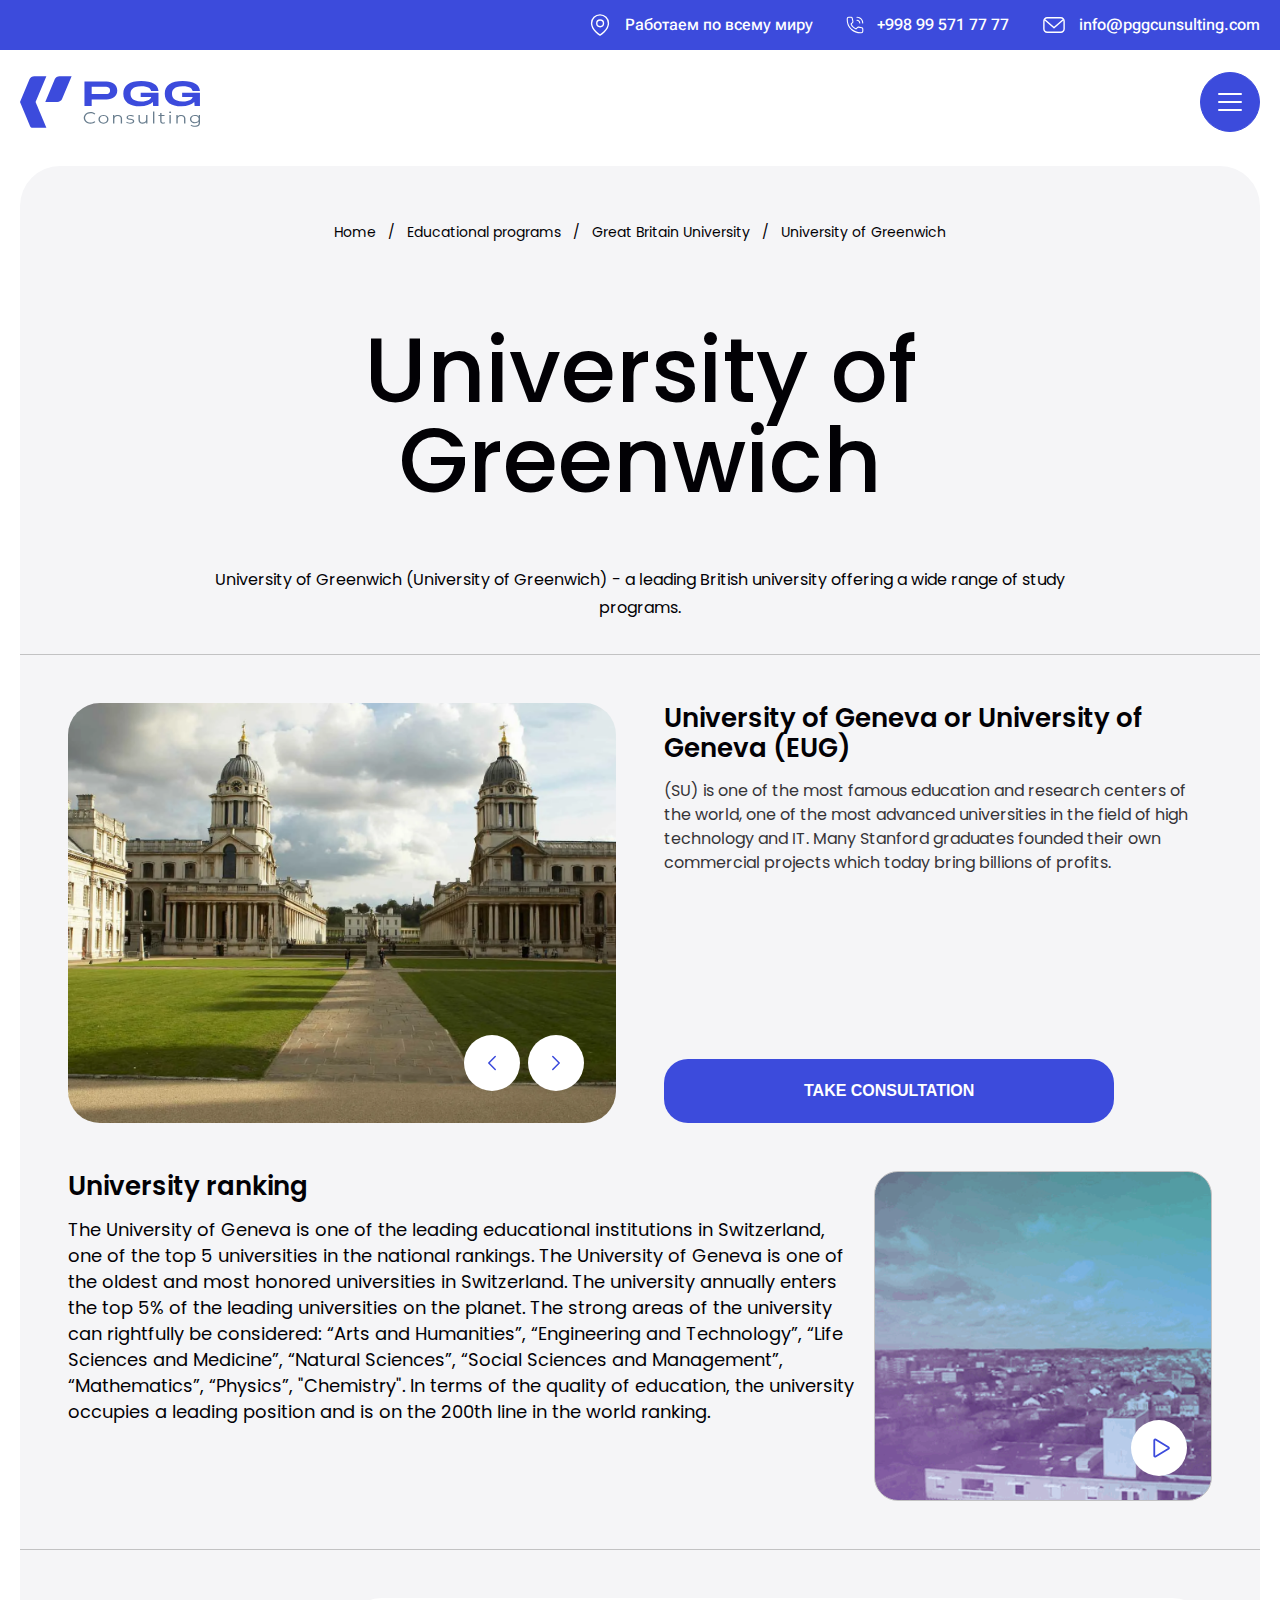
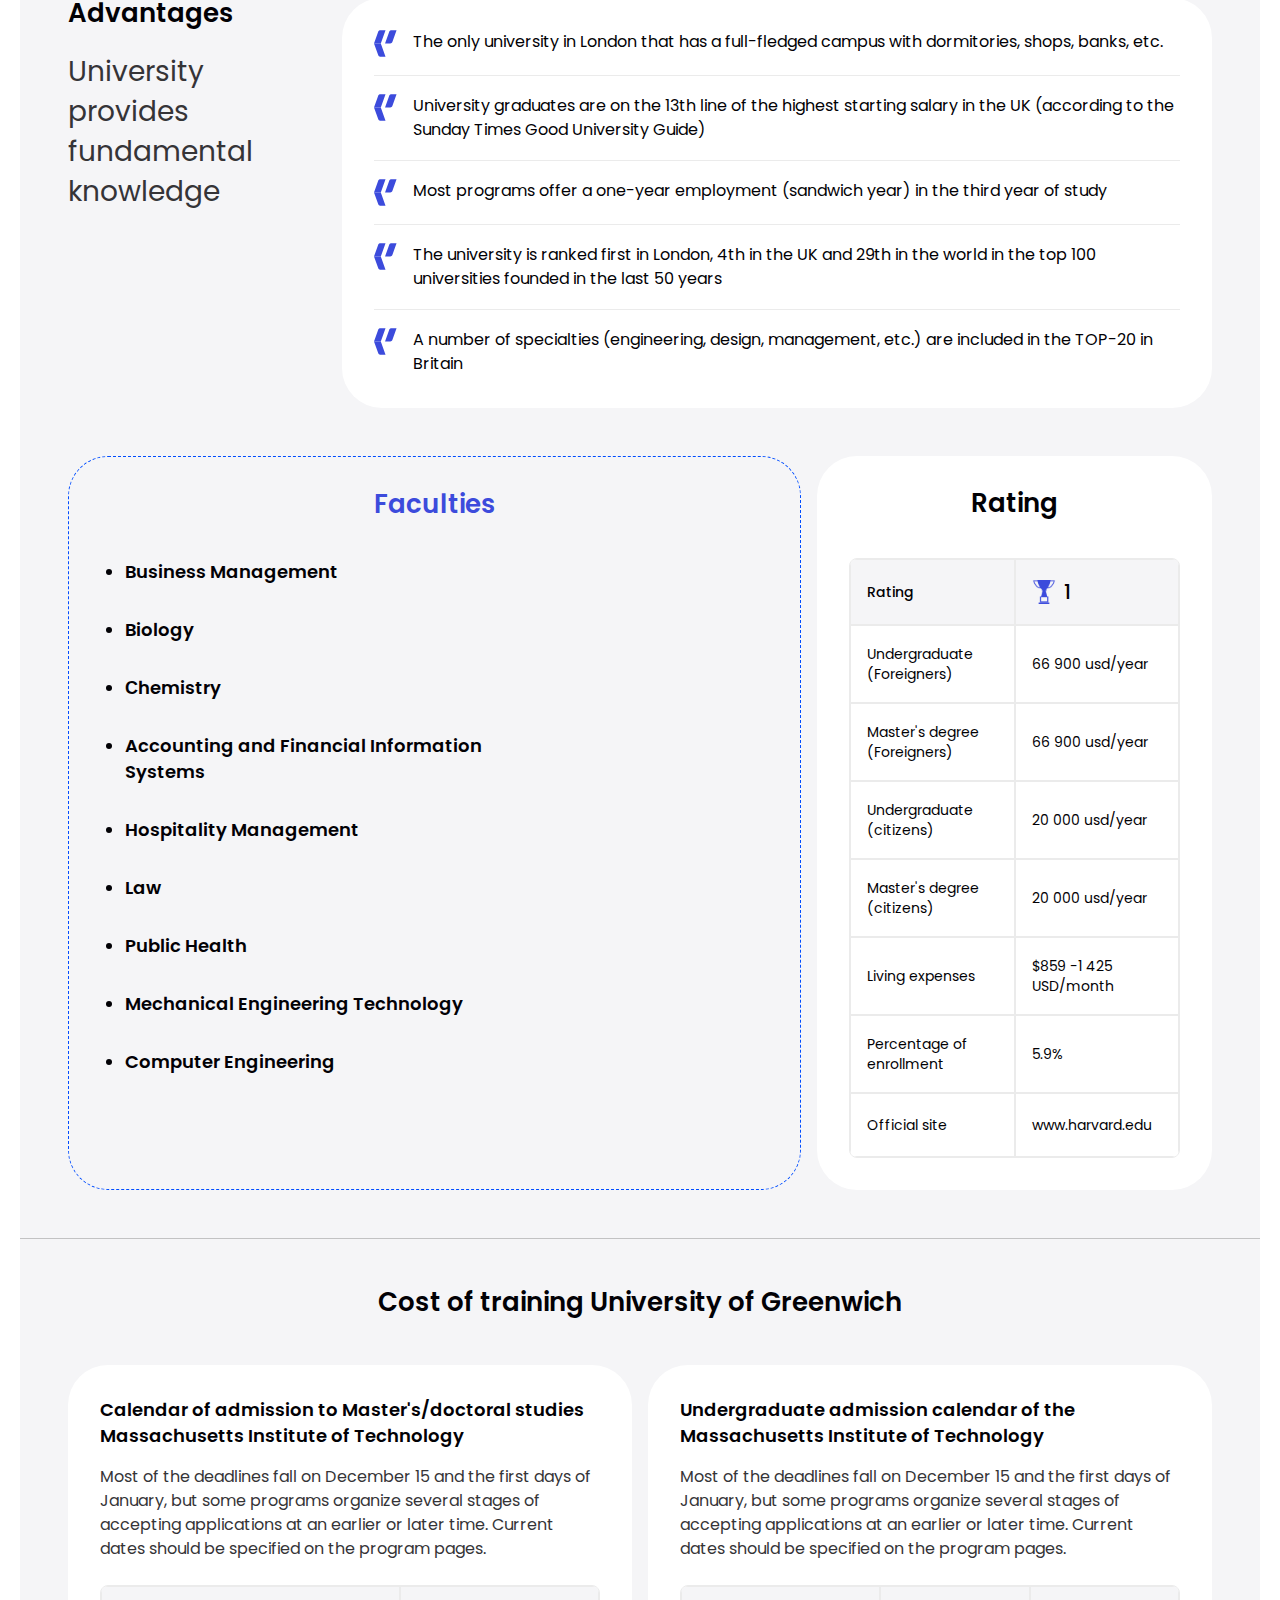
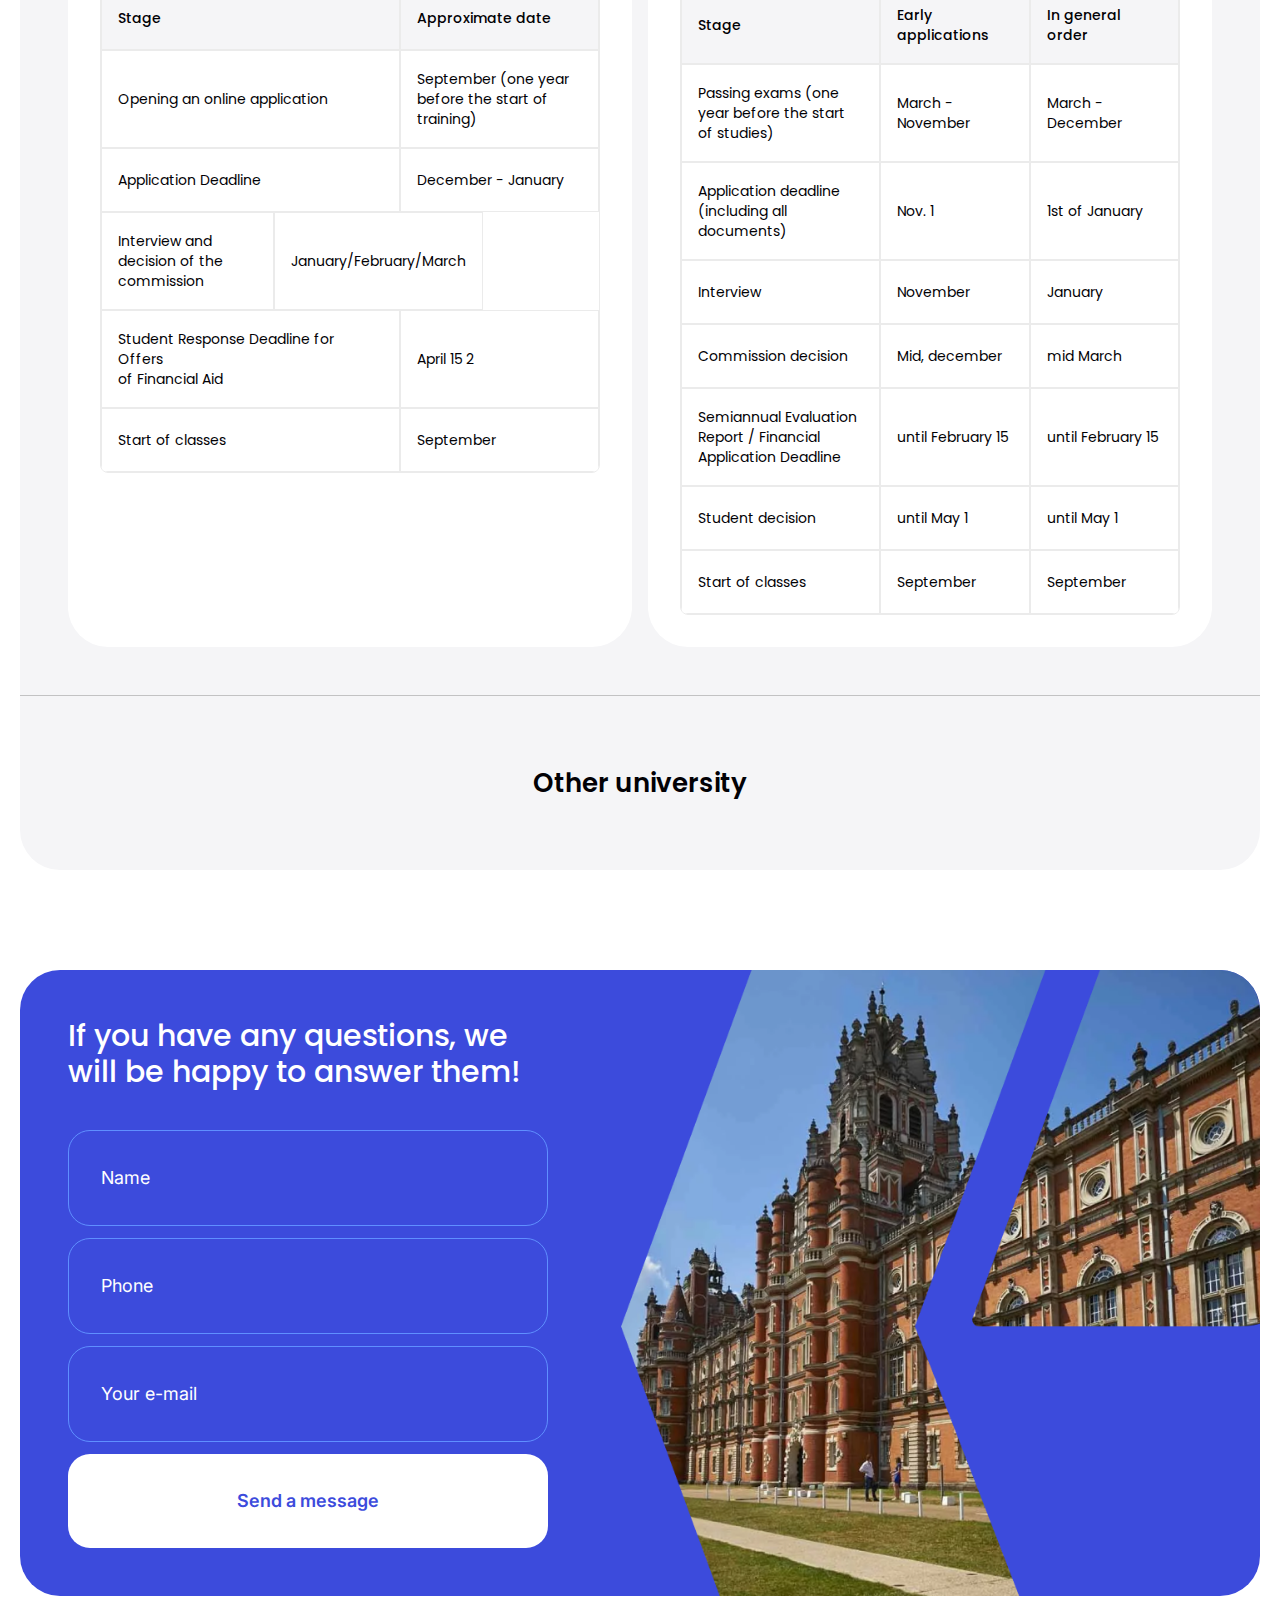
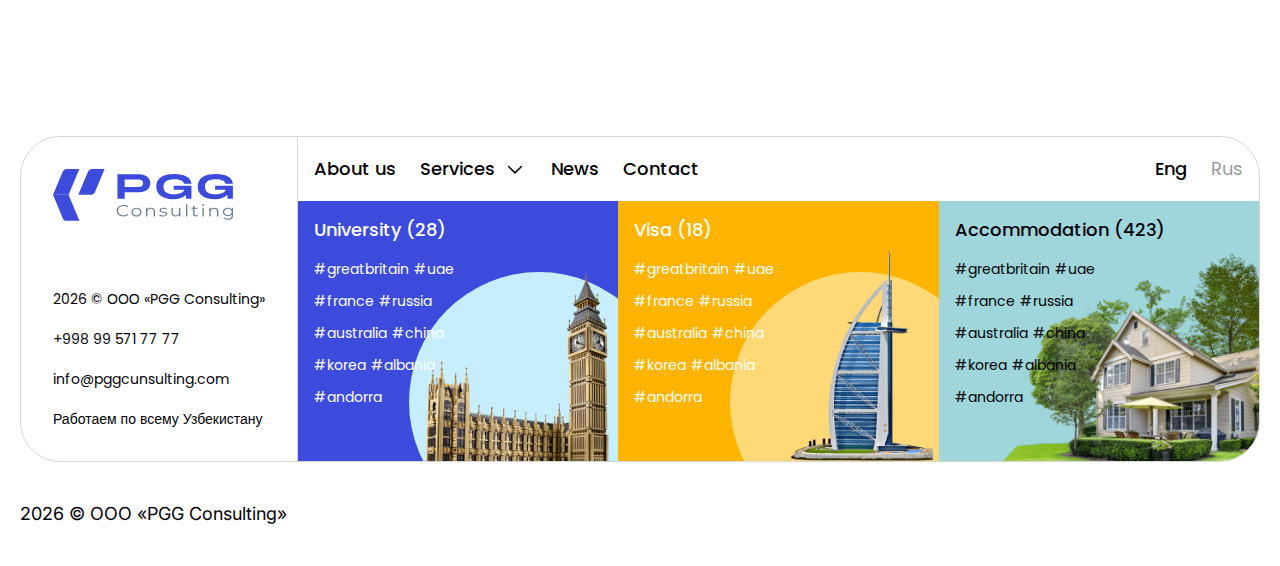
<file: greenwich.html>
<!DOCTYPE html>
<html lang="en">
<head>
  <meta charset="UTF-8">
  <meta http-equiv="X-UA-Compatible" content="IE=edge">
  <meta name="viewport" content="width=device-width, initial-scale=1.0">
  <title>PGG Consulting | University of Greenwich</title>
	<link rel="stylesheet" href="./css/basics.css">
  <link rel="stylesheet" href="./css/greenwich.css">
	<script src="./js/scripts.js" defer></script>
</head>
<body class="body">
  <header>
        <div class="header__inner">
          <div class="header__info">
            <div class="header__info__inner contentCenter">
              <div id="locationDiv">
                <a class="infoDiv" href="./contact.html">
                  <svg class="emailSvg" viewBox="0 0 28 28" fill="none" xmlns="http://www.w3.org/2000/svg">
                    <path d="M13.9975 24.8873C13.9975 24.8873 4.93945 19.4448 4.93945 12.1847C4.93945 7.17267 9.00179 3.11033 14.0138 3.11033C19.0258 3.11033 23.0881 7.17267 23.0881 12.1847C23.0881 19.4448 13.9975 24.8873 13.9975 24.8873Z" stroke="white" stroke-width="1.5" stroke-miterlimit="10" stroke-linecap="round" stroke-linejoin="round"/>
                    <path d="M14.1295 15.8153C16.134 15.8153 17.759 14.1903 17.759 12.1858C17.759 10.1813 16.134 8.55633 14.1295 8.55633C12.125 8.55633 10.5 10.1813 10.5 12.1858C10.5 14.1903 12.125 15.8153 14.1295 15.8153Z" stroke="white" stroke-width="1.5" stroke-miterlimit="10" stroke-linecap="round" stroke-linejoin="round"/>
                  </svg>
                  <span class="header__info__text">Работаем по всему миру</span>
                </a>
              </div>
              <div id="phoneDiv">
                <a class="infoDiv" href="tel:+998995717777">
                    <svg class="phoneSvg" viewBox="0 0 28 28" fill="none" xmlns="http://www.w3.org/2000/svg">
                    <path d="M11.2072 16.7592C12.2572 17.766 13.488 18.585 14.8484 19.166L15.4539 19.4238L17.3147 17.5338C17.7767 17.0648 18.4452 16.8618 19.0904 16.9972L23.5984 17.941C24.3614 18.1032 24.9062 18.7763 24.9062 19.5557V22.8013C24.9062 23.9622 23.9659 24.9025 22.805 24.9025H21.8075C17.2179 24.9025 12.6889 23.3823 9.26354 20.328C8.9812 20.0772 8.70704 19.817 8.43987 19.551L8.48304 19.5942C8.21587 19.327 7.95687 19.0528 7.70604 18.7705C4.65054 15.3463 3.13037 10.8173 3.13037 6.22767V5.23017C3.13037 4.06933 4.0707 3.129 5.23154 3.129H8.4772C9.25654 3.129 9.9297 3.67383 10.0919 4.43683L11.0369 8.94483C11.171 9.58883 10.9692 10.2585 10.5002 10.7205L8.6102 12.5813L8.86804 13.1868C9.44904 14.546 10.1992 15.7092 11.2072 16.7592Z" stroke="currentColor" stroke-width="1.5" stroke-miterlimit="10" stroke-linecap="round" stroke-linejoin="round"/>
                    <path d="M16.7847 2.42916C16.3705 2.42916 16.0347 2.76495 16.0347 3.17916C16.0347 3.59338 16.3705 3.92916 16.7847 3.92916V2.42916ZM24.0718 11.2163C24.0718 11.6305 24.4076 11.9663 24.8218 11.9663C25.236 11.9663 25.5718 11.6305 25.5718 11.2163H24.0718ZM16.7847 6.55916C16.3705 6.55916 16.0347 6.89495 16.0347 7.30916C16.0347 7.72338 16.3705 8.05916 16.7847 8.05916V6.55916ZM19.9418 11.2163C19.9418 11.6305 20.2776 11.9663 20.6918 11.9663C21.106 11.9663 21.4418 11.6305 21.4418 11.2163H19.9418ZM16.7847 3.92916C20.8096 3.92916 24.0718 7.19138 24.0718 11.2163H25.5718C25.5718 6.36295 21.638 2.42916 16.7847 2.42916V3.92916ZM16.7847 8.05916C18.5278 8.05916 19.9418 9.47236 19.9418 11.2163H21.4418C21.4418 8.64364 19.3559 6.55916 16.7847 6.55916V8.05916Z" fill="currentColor"/>
                      </svg>	
                    <span class="header__info__text">+998 99 571 77 77</span>
                </a>	
              </div>
              <div id="emailDiv">
                <a class="infoDiv" href="mailto:info@pggcunsulting.com">
                  <svg class="emailSvg" viewBox="0 0 32 32" fill="none" xmlns="http://www.w3.org/2000/svg">
                    <path fill-rule="evenodd" clip-rule="evenodd" d="M4.46083 10.5641C4.42941 10.7424 4.41302 10.926 4.41302 11.1133V20.8867C4.41302 22.6226 5.81993 24.0295 7.55587 24.0295H24.4439C26.1799 24.0295 27.587 22.6224 27.5881 20.8875V11.1133C27.5881 10.9256 27.5716 10.7417 27.5401 10.5631L16.5576 19.9748C16.2367 20.2499 15.7631 20.2499 15.4421 19.9748L4.46083 10.5641ZM5.24738 8.98046L15.9999 18.1952L26.7531 8.97983C26.179 8.35908 25.3575 7.97048 24.4452 7.97048H7.55587C6.64322 7.97048 5.82151 8.35935 5.24738 8.98046ZM2.69873 11.1133C2.69873 8.43061 4.87315 6.25619 7.55587 6.25619H24.4452C27.1279 6.25619 29.3023 8.43061 29.3023 11.1133V20.888C29.3007 23.5691 27.1265 25.7438 24.4439 25.7438H7.55587C4.87315 25.7438 2.69873 23.5694 2.69873 20.8867V11.1133Z" fill="currentColor"/>
                  </svg>
                  <span class="header__info__text">info@pggcunsulting.com</span>
                </a>	
              </div>
            </div>	
          </div>
          <div class="header__navigation">
            <div class="header__navigation__inner contentCenter">
              <div class="logo">
                <a href="./index.html" aria-label="headerLogo">
                  <svg id="logoHeader" viewBox="0 0 268 77" fill="none" xmlns="http://www.w3.org/2000/svg">
                        <path d="M58.9186 0C55.7832 0 52.9776 1.71799 51.9016 4.29749L37.6015 38.5H55.5518C58.6872 38.5 61.4928 36.782 62.5688 34.2025L76.8689 0H58.9186Z" fill="#3C4BDC"/>
                        <path d="M39.2734 0H21.3231C18.1877 0 15.3821 1.71799 14.3061 4.29749L0.00596619 38.5H23.18L39.2734 0Z" fill="#3C4BDC"/>
                        <path d="M0 38.5L15.0718 74.5431C15.6941 76.0312 17.1492 77 18.7622 77H39.2733L23.1799 38.5H0Z" fill="#3C4BDC"/>
                        <path d="M144.812 21.264C144.812 29.4231 138.304 34.6531 128.811 34.6531H106.724V44.4339H95.9761V7.82422H128.811C138.31 7.82422 144.812 13.1049 144.812 21.264ZM134.069 21.264C134.069 15.7198 129.054 15.7198 125.832 15.7198H106.73V26.7524H125.832C129.054 26.7575 134.069 26.7575 134.069 21.264Z" fill="#3C4BDC"/>
                        <path d="M179.677 24.8211H206.183V44.4335H198.246L197.766 38.6815C193.827 42.4469 187.556 44.9554 178.665 44.9554C163.265 44.9554 153.83 38.2609 153.83 26.1286C153.83 13.9963 163.26 7.30176 180.452 7.30176C197.165 7.30176 205.524 13.003 206.183 22.0997H195.261C194.665 19.3276 191.796 15.1974 180.458 15.1974C166.488 15.1974 164.579 21.9426 164.579 26.3364C164.579 30.7808 166.551 37.6832 180.458 37.6832C190.847 37.6832 195.024 33.71 195.261 30.9379H179.683V24.8211H179.677Z" fill="#3C4BDC"/>
                        <path d="M241.407 24.8211H267.913V44.4335H259.976L259.496 38.6815C255.557 42.4469 249.286 44.9554 240.395 44.9554C224.995 44.9554 215.56 38.2609 215.56 26.1286C215.56 13.9963 224.99 7.30176 242.188 7.30176C258.9 7.30176 267.259 13.003 267.919 22.0997H256.997C256.401 19.3276 253.532 15.1974 242.194 15.1974C228.223 15.1974 226.314 21.9426 226.314 26.3364C226.314 30.7808 228.287 37.6832 242.194 37.6832C252.583 37.6832 256.76 33.71 256.997 30.9379H241.419V24.8211H241.407Z" fill="#3C4BDC"/>
                        <path d="M99.8117 69.6762C98.2671 68.9312 97.0523 67.8974 96.1788 66.5747C95.2995 65.252 94.8599 63.7773 94.8599 62.1353C94.8599 60.4984 95.2995 59.0186 96.1788 57.701C97.0581 56.3783 98.2729 55.3445 99.8291 54.5995C101.385 53.8545 103.121 53.4795 105.047 53.4795C106.487 53.4795 107.824 53.6923 109.044 54.113C110.265 54.5336 111.3 55.1519 112.151 55.9627L110.849 57.103C109.334 55.76 107.419 55.086 105.105 55.086C103.572 55.086 102.172 55.3951 100.917 56.0083C99.6555 56.6266 98.6721 57.4678 97.9605 58.5371C97.249 59.6064 96.8903 60.8075 96.8903 62.1353C96.8903 63.463 97.249 64.6641 97.9605 65.7334C98.6721 66.8027 99.6555 67.644 100.917 68.2622C102.172 68.8805 103.572 69.1846 105.105 69.1846C107.436 69.1846 109.351 68.5055 110.849 67.1423L112.151 68.2825C111.3 69.0934 110.259 69.7116 109.027 70.1424C107.795 70.5732 106.458 70.786 105.018 70.786C103.092 70.7911 101.356 70.4211 99.8117 69.6762Z" fill="#667B8C"/>
                        <path d="M120.475 69.9295C119.347 69.372 118.456 68.5967 117.808 67.6084C117.16 66.6202 116.836 65.5002 116.836 64.2536C116.836 63.0069 117.16 61.8869 117.808 60.8987C118.456 59.9105 119.341 59.1402 120.475 58.5878C121.603 58.0354 122.87 57.7617 124.276 57.7617C125.681 57.7617 126.948 58.0354 128.076 58.5878C129.204 59.1402 130.09 59.9105 130.726 60.8987C131.362 61.8869 131.686 63.0069 131.686 64.2536C131.686 65.5002 131.368 66.6202 130.726 67.6084C130.09 68.5967 129.204 69.372 128.076 69.9295C126.948 70.4869 125.681 70.7707 124.276 70.7707C122.87 70.7707 121.603 70.4869 120.475 69.9295ZM127.064 68.6169C127.886 68.2014 128.528 67.6186 128.99 66.8533C129.453 66.0932 129.685 65.2266 129.685 64.2536C129.685 63.2805 129.453 62.4139 128.99 61.6538C128.528 60.8936 127.886 60.3058 127.064 59.8902C126.243 59.4746 125.311 59.2719 124.276 59.2719C123.24 59.2719 122.309 59.4797 121.487 59.8902C120.666 60.3058 120.018 60.8936 119.544 61.6538C119.069 62.4139 118.838 63.2805 118.838 64.2536C118.838 65.2266 119.075 66.0932 119.544 66.8533C120.012 67.6135 120.66 68.2014 121.487 68.6169C122.309 69.0325 123.24 69.2352 124.276 69.2352C125.311 69.2352 126.243 69.0274 127.064 68.6169Z" fill="#667B8C"/>
                        <path d="M150.348 59.1604C151.43 60.0929 151.974 61.4511 151.974 63.2349V70.6491H150.001V63.4022C150.001 62.0744 149.619 61.0609 148.861 60.3615C148.103 59.6621 147.022 59.3175 145.616 59.3175C144.043 59.3175 142.799 59.728 141.885 60.5439C140.971 61.3598 140.508 62.495 140.508 63.9343V70.644H138.535V57.858H140.421V60.2145C140.959 59.4341 141.7 58.831 142.654 58.4053C143.609 57.9745 144.714 57.7617 145.969 57.7617C147.808 57.7617 149.266 58.228 150.348 59.1604Z" fill="#667B8C"/>
                        <path d="M160.674 70.3205C159.592 70.0215 158.747 69.6465 158.134 69.1904L159.025 67.8271C159.633 68.2478 160.402 68.5924 161.328 68.8609C162.253 69.1295 163.213 69.2613 164.214 69.2613C165.545 69.2613 166.534 69.0789 167.17 68.714C167.807 68.3491 168.125 67.8322 168.125 67.1683C168.125 66.697 167.951 66.3271 167.598 66.0635C167.245 65.795 166.8 65.5922 166.268 65.4554C165.73 65.3186 165.018 65.1818 164.127 65.0551C162.941 64.8625 161.993 64.6648 161.27 64.4621C160.547 64.2594 159.933 63.9148 159.424 63.4283C158.915 62.9418 158.661 62.2678 158.661 61.4113C158.661 60.342 159.17 59.4653 160.188 58.7862C161.206 58.1071 162.623 57.7676 164.434 57.7676C165.377 57.7676 166.32 57.8791 167.263 58.097C168.206 58.3149 168.981 58.6038 169.594 58.9585L168.732 60.342C167.529 59.6122 166.094 59.2474 164.428 59.2474C163.167 59.2474 162.224 59.44 161.582 59.8302C160.94 60.2204 160.622 60.7322 160.622 61.3606C160.622 61.8471 160.801 62.2373 161.166 62.5262C161.524 62.8201 161.975 63.033 162.513 63.1698C163.051 63.3067 163.792 63.4486 164.735 63.5955C165.898 63.7881 166.835 63.9857 167.54 64.1783C168.24 64.3709 168.842 64.7054 169.345 65.1767C169.849 65.648 170.092 66.2966 170.092 67.1227C170.092 68.2427 169.559 69.1295 168.495 69.7833C167.431 70.437 165.955 70.7664 164.07 70.7664C162.889 70.7715 161.756 70.6195 160.674 70.3205Z" fill="#667B8C"/>
                        <path d="M189.714 57.8586V70.6446H187.828V68.3084C187.313 69.0888 186.596 69.6919 185.693 70.1176C184.785 70.5483 183.75 70.7612 182.587 70.7612C180.684 70.7612 179.18 70.295 178.081 69.3625C176.981 68.43 176.426 67.0668 176.426 65.2677V57.8535H178.399V65.1005C178.399 66.4434 178.775 67.4671 179.538 68.1614C180.296 68.8607 181.378 69.2054 182.784 69.2054C184.317 69.2054 185.531 68.7949 186.422 67.979C187.313 67.163 187.753 66.0228 187.753 64.5633V57.8535H189.714V57.8586Z" fill="#667B8C"/>
                        <path d="M198.067 52.6084H200.04V70.6497H198.067V52.6084Z" fill="#667B8C"/>
                        <path d="M216.105 69.8696C215.734 70.1636 215.277 70.3865 214.728 70.5385C214.178 70.6906 213.611 70.7717 213.021 70.7717C211.65 70.7717 210.597 70.4473 209.857 69.7987C209.116 69.15 208.746 68.2327 208.746 67.0519V59.3185H206.137V57.859H208.746V55.0615H210.719V57.859H215.162V59.3185H210.719V66.9506C210.719 67.7107 210.939 68.2935 211.373 68.6888C211.806 69.0841 212.431 69.2868 213.247 69.2868C213.652 69.2868 214.045 69.2311 214.427 69.1145C214.809 69.003 215.133 68.8409 215.41 68.628L216.105 69.8696Z" fill="#667B8C"/>
                        <path d="M222.491 54.6965C222.213 54.4533 222.074 54.1593 222.074 53.8198C222.074 53.4954 222.213 53.2116 222.491 52.9684C222.768 52.7251 223.11 52.6035 223.52 52.6035C223.931 52.6035 224.267 52.7201 224.55 52.9582C224.834 53.1964 224.967 53.4752 224.967 53.7944C224.967 54.1492 224.828 54.4533 224.55 54.6965C224.273 54.9398 223.931 55.0614 223.52 55.0614C223.11 55.0614 222.768 54.9398 222.491 54.6965ZM222.514 57.8588H224.487V70.6448H222.514V57.8588Z" fill="#667B8C"/>
                        <path d="M244.624 59.1604C245.705 60.0929 246.249 61.4511 246.249 63.2349V70.6491H244.276V63.4022C244.276 62.0744 243.895 61.0609 243.137 60.3615C242.379 59.6621 241.297 59.3175 239.892 59.3175C238.318 59.3175 237.074 59.728 236.16 60.5439C235.246 61.3649 234.784 62.495 234.784 63.9343V70.644H232.811V57.858H234.697V60.2145C235.235 59.4341 235.975 58.831 236.93 58.4053C237.884 57.9745 238.989 57.7617 240.244 57.7617C242.078 57.7617 243.536 58.228 244.624 59.1604Z" fill="#667B8C"/>
                        <path d="M268 57.8582V69.0884C268 71.2625 267.393 72.869 266.184 73.913C264.975 74.9569 263.147 75.4789 260.705 75.4789C259.358 75.4789 258.073 75.3066 256.864 74.9569C255.649 74.6072 254.666 74.1258 253.908 73.5126L254.909 72.2C255.609 72.7524 256.465 73.1781 257.477 73.4872C258.484 73.7964 259.543 73.9484 260.653 73.9484C262.505 73.9484 263.864 73.5734 264.732 72.8183C265.599 72.0632 266.033 70.8925 266.033 69.3063V67.6796C265.426 68.4904 264.622 69.1036 263.633 69.5293C262.643 69.9499 261.544 70.1628 260.341 70.1628C258.97 70.1628 257.726 69.8993 256.61 69.3722C255.493 68.8452 254.614 68.1053 253.972 67.1576C253.336 66.2099 253.017 65.1355 253.017 63.9345C253.017 62.7334 253.336 61.6641 253.972 60.7266C254.608 59.789 255.487 59.0592 256.592 58.5373C257.703 58.0203 258.953 57.7568 260.341 57.7568C261.579 57.7568 262.701 57.9747 263.696 58.4106C264.691 58.8464 265.501 59.4799 266.108 60.3059V57.8481H268V57.8582ZM263.395 68.0343C264.246 67.639 264.911 67.0816 265.38 66.367C265.854 65.6524 266.085 64.8416 266.085 63.9345C266.085 63.0273 265.848 62.2216 265.38 61.5171C264.911 60.8127 264.252 60.2603 263.407 59.865C262.562 59.4697 261.608 59.2721 260.538 59.2721C259.485 59.2721 258.536 59.4647 257.692 59.8549C256.847 60.2451 256.193 60.7925 255.719 61.507C255.25 62.2216 255.013 63.0324 255.013 63.9395C255.013 64.8467 255.25 65.6575 255.719 66.3721C256.193 67.0866 256.847 67.639 257.692 68.0394C258.536 68.4347 259.485 68.6374 260.538 68.6374C261.59 68.6374 262.545 68.4296 263.395 68.0343Z" fill="#667B8C"/>
                  </svg>
                </a>
                <a href="./index.html" aria-label="mobileLogo">
                  <svg id="logoMobile" class="hidden" viewBox="0 0 170 56" fill="none" xmlns="http://www.w3.org/2000/svg">
                          <path d="M37.1784 -3.8147e-06C35.2 -3.8147e-06 33.4296 1.23745 32.7506 3.09546L23.7271 27.7314H35.054C37.0324 27.7314 38.8028 26.4939 39.4818 24.6359L48.5053 -3.8147e-06H37.1784Z" fill="white"/>
                          <path d="M24.7819 -3.8147e-06H13.455C11.4766 -3.8147e-06 9.70617 1.23745 9.02722 3.09546L0.00366211 27.7314H14.6268L24.7819 -3.8147e-06Z" fill="white"/>
                          <path d="M0 27.7314L9.19752 52.8386C9.77489 54.4148 11.2749 55.4627 12.9534 55.4627H24.7819L14.6268 27.7314H0Z" fill="white"/>
                          <path d="M91.3781 15.3166C91.3781 21.1936 87.2715 24.9607 81.2814 24.9607H67.3445V32.0058H60.5623V5.63595H81.2814C87.2752 5.63595 91.3781 9.43956 91.3781 15.3166ZM84.5995 15.3166C84.5995 11.3231 81.4347 11.3231 79.4015 11.3231H67.3482V19.2698H79.4015C81.4347 19.2735 84.5995 19.2735 84.5995 15.3166Z" fill="white"/>
                          <path d="M113.378 17.8791H130.104V32.0058H125.096L124.793 27.8627C122.307 30.5748 118.35 32.3817 112.74 32.3817C103.022 32.3817 97.0688 27.5597 97.0688 18.8209C97.0688 10.082 103.019 5.25997 113.868 5.25997C124.413 5.25997 129.688 9.36656 130.104 15.9189H123.212C122.836 13.9221 121.026 10.9471 113.871 10.9471C105.056 10.9471 103.851 15.8057 103.851 18.9705C103.851 22.1718 105.096 27.1436 113.871 27.1436C120.427 27.1436 123.063 24.2817 123.212 22.285H113.382V17.8791H113.378Z" fill="white"/>
                          <path d="M152.331 17.8791H169.057V32.0058H164.049L163.746 27.8627C161.26 30.5748 157.303 32.3817 151.692 32.3817C141.975 32.3817 136.021 27.5597 136.021 18.8209C136.021 10.082 141.971 5.25997 152.824 5.25997C163.37 5.25997 168.644 9.36656 169.06 15.9189H162.169C161.793 13.9221 159.982 10.9471 152.827 10.9471C144.012 10.9471 142.807 15.8057 142.807 18.9705C142.807 22.1718 144.052 27.1436 152.827 27.1436C159.383 27.1436 162.019 24.2817 162.169 22.285H152.338V17.8791H152.331Z" fill="white"/>
                          <path d="M62.9823 50.188C62.0077 49.6514 61.2411 48.9067 60.6899 47.954C60.1351 47.0013 59.8577 45.939 59.8577 44.7563C59.8577 43.5773 60.1351 42.5114 60.6899 41.5623C61.2448 40.6096 62.0114 39.8649 62.9933 39.3283C63.9752 38.7917 65.0703 38.5216 66.2859 38.5216C67.1948 38.5216 68.038 38.6749 68.8082 38.9779C69.5784 39.2809 70.2318 39.7262 70.7684 40.3103L69.9471 41.1316C68.9907 40.1642 67.7825 39.6787 66.3224 39.6787C65.355 39.6787 64.4717 39.9014 63.6795 40.3431C62.8838 40.7884 62.2632 41.3944 61.8142 42.1646C61.3652 42.9348 61.1389 43.7999 61.1389 44.7563C61.1389 45.7127 61.3652 46.5778 61.8142 47.348C62.2632 48.1183 62.8838 48.7242 63.6795 49.1695C64.4717 49.6149 65.355 49.8339 66.3224 49.8339C67.7934 49.8339 69.0017 49.3448 69.9471 48.3628L70.7684 49.1842C70.2318 49.7682 69.5748 50.2135 68.7973 50.5238C68.0198 50.8341 67.1765 50.9874 66.2676 50.9874C65.0521 50.9911 63.957 50.7246 62.9823 50.188Z" fill="white"/>
                          <path d="M76.0211 50.3705C75.3093 49.969 74.7472 49.4105 74.3383 48.6987C73.9295 47.9869 73.7251 47.1801 73.7251 46.2822C73.7251 45.3842 73.9295 44.5775 74.3383 43.8657C74.7472 43.1538 75.3057 42.599 76.0211 42.2011C76.7329 41.8032 77.5324 41.6061 78.4194 41.6061C79.3064 41.6061 80.1058 41.8032 80.8176 42.2011C81.5295 42.599 82.0879 43.1538 82.4895 43.8657C82.891 44.5775 83.0954 45.3842 83.0954 46.2822C83.0954 47.1801 82.8947 47.9869 82.4895 48.6987C82.0879 49.4105 81.5295 49.969 80.8176 50.3705C80.1058 50.772 79.3064 50.9764 78.4194 50.9764C77.5324 50.9764 76.7329 50.772 76.0211 50.3705ZM80.1788 49.4251C80.6972 49.1257 81.1024 48.706 81.3944 48.1548C81.6864 47.6072 81.8324 46.983 81.8324 46.2822C81.8324 45.5813 81.6864 44.9571 81.3944 44.4095C81.1024 43.862 80.6972 43.4386 80.1788 43.1393C79.6605 42.8399 79.0728 42.6939 78.4194 42.6939C77.766 42.6939 77.1783 42.8436 76.6599 43.1393C76.1416 43.4386 75.7328 43.862 75.4334 44.4095C75.1341 44.9571 74.9881 45.5813 74.9881 46.2822C74.9881 46.983 75.1378 47.6072 75.4334 48.1548C75.7291 48.7023 76.1379 49.1257 76.6599 49.4251C77.1783 49.7244 77.766 49.8704 78.4194 49.8704C79.0728 49.8704 79.6605 49.7207 80.1788 49.4251Z" fill="white"/>
                          <path d="M94.8717 42.6136C95.5543 43.2853 95.8974 44.2635 95.8974 45.5484V50.8888H94.6526V45.6689C94.6526 44.7125 94.4117 43.9825 93.9335 43.4787C93.4553 42.975 92.7727 42.7268 91.8857 42.7268C90.8928 42.7268 90.108 43.0224 89.5313 43.6101C88.9545 44.1978 88.6625 45.0155 88.6625 46.0522V50.8852H87.4177V41.6755H88.6077V43.3729C88.9472 42.8107 89.4145 42.3763 90.0168 42.0697C90.6191 41.7594 91.3163 41.6061 92.1084 41.6061C93.2692 41.6061 94.189 41.9419 94.8717 42.6136Z" fill="white"/>
                          <path d="M101.387 50.6516C100.705 50.4362 100.172 50.1661 99.7847 49.8376L100.347 48.8556C100.73 49.1586 101.216 49.4068 101.8 49.6003C102.384 49.7937 102.99 49.8887 103.621 49.8887C104.461 49.8887 105.085 49.7572 105.486 49.4944C105.888 49.2316 106.089 48.8593 106.089 48.3811C106.089 48.0416 105.979 47.7751 105.757 47.5853C105.534 47.3919 105.253 47.2458 104.917 47.1473C104.578 47.0487 104.129 46.9502 103.566 46.8589C102.818 46.7202 102.219 46.5778 101.763 46.4318C101.307 46.2858 100.92 46.0376 100.599 45.6872C100.277 45.3367 100.117 44.8512 100.117 44.2343C100.117 43.4641 100.438 42.8326 101.081 42.3435C101.723 41.8543 102.617 41.6098 103.76 41.6098C104.355 41.6098 104.95 41.6901 105.545 41.847C106.14 42.004 106.629 42.2121 107.016 42.4676L106.472 43.4641C105.713 42.9385 104.807 42.6757 103.756 42.6757C102.96 42.6757 102.365 42.8144 101.96 43.0954C101.555 43.3765 101.354 43.7452 101.354 44.1978C101.354 44.5483 101.467 44.8293 101.697 45.0374C101.924 45.2491 102.208 45.4024 102.548 45.501C102.887 45.5995 103.355 45.7018 103.95 45.8076C104.683 45.9463 105.275 46.0887 105.72 46.2274C106.162 46.3661 106.541 46.607 106.859 46.9465C107.177 47.286 107.33 47.7532 107.33 48.3482C107.33 49.1549 106.994 49.7937 106.322 50.2646C105.651 50.7355 104.72 50.9728 103.53 50.9728C102.785 50.9764 102.07 50.8669 101.387 50.6516Z" fill="white"/>
                          <path d="M119.712 41.6755V50.8852H118.522V49.2024C118.197 49.7646 117.744 50.1989 117.175 50.5056C116.602 50.8158 115.948 50.9691 115.214 50.9691C114.014 50.9691 113.064 50.6333 112.371 49.9617C111.677 49.29 111.327 48.3081 111.327 47.0122V41.6718H112.572V46.8918C112.572 47.8591 112.809 48.5964 113.291 49.0965C113.769 49.6003 114.452 49.8485 115.339 49.8485C116.306 49.8485 117.072 49.5528 117.635 48.9651C118.197 48.3774 118.474 47.5561 118.474 46.5048V41.6718H119.712V41.6755Z" fill="white"/>
                          <path d="M124.983 37.8939H126.228V50.8889H124.983V37.8939Z" fill="white"/>
                          <path d="M136.364 50.3267C136.131 50.5384 135.842 50.699 135.496 50.8085C135.149 50.918 134.791 50.9764 134.419 50.9764C133.554 50.9764 132.889 50.7428 132.422 50.2756C131.955 49.8084 131.721 49.1477 131.721 48.2971V42.7268H130.075V41.6755H131.721V39.6605H132.966V41.6755H135.769V42.7268H132.966V48.2241C132.966 48.7717 133.105 49.1914 133.378 49.4762C133.652 49.7609 134.046 49.9069 134.561 49.9069C134.817 49.9069 135.065 49.8667 135.306 49.7828C135.547 49.7025 135.751 49.5857 135.926 49.4324L136.364 50.3267Z" fill="white"/>
                          <path d="M140.394 39.3977C140.219 39.2225 140.132 39.0107 140.132 38.7662C140.132 38.5325 140.219 38.3281 140.394 38.1529C140.57 37.9777 140.785 37.8901 141.044 37.8901C141.303 37.8901 141.515 37.974 141.694 38.1456C141.873 38.3172 141.957 38.518 141.957 38.7479C141.957 39.0034 141.869 39.2225 141.694 39.3977C141.519 39.5729 141.303 39.6605 141.044 39.6605C140.785 39.6605 140.57 39.5729 140.394 39.3977ZM140.409 41.6755H141.654V50.8852H140.409V41.6755Z" fill="white"/>
                          <path d="M154.36 42.6136C155.043 43.2853 155.386 44.2635 155.386 45.5484V50.8888H154.141V45.6689C154.141 44.7125 153.9 43.9825 153.422 43.4787C152.944 42.975 152.261 42.7268 151.374 42.7268C150.382 42.7268 149.597 43.0224 149.02 43.6101C148.443 44.2015 148.151 45.0155 148.151 46.0522V50.8852H146.906V41.6755H148.096V43.3729C148.436 42.8107 148.903 42.3763 149.506 42.0697C150.108 41.7594 150.805 41.6061 151.597 41.6061C152.754 41.6061 153.674 41.9419 154.36 42.6136Z" fill="white"/>
                          <path d="M169.111 41.6755V49.7645C169.111 51.3305 168.728 52.4877 167.965 53.2396C167.202 53.9916 166.049 54.3676 164.508 54.3676C163.658 54.3676 162.847 54.2435 162.084 53.9916C161.318 53.7397 160.697 53.393 160.219 52.9513L160.851 52.0058C161.292 52.4037 161.833 52.7103 162.471 52.933C163.107 53.1557 163.775 53.2652 164.475 53.2652C165.643 53.2652 166.501 52.9951 167.049 52.4512C167.596 51.9073 167.87 51.0641 167.87 49.9215V48.7498C167.487 49.3338 166.979 49.7755 166.355 50.0821C165.731 50.3851 165.038 50.5384 164.278 50.5384C163.413 50.5384 162.628 50.3486 161.924 49.969C161.219 49.5893 160.664 49.0564 160.259 48.3738C159.858 47.6912 159.657 46.9173 159.657 46.0522C159.657 45.1871 159.858 44.4168 160.259 43.7415C160.661 43.0662 161.216 42.5406 161.913 42.1646C162.614 41.7923 163.402 41.6025 164.278 41.6025C165.059 41.6025 165.768 41.7594 166.395 42.0733C167.023 42.3873 167.534 42.8436 167.918 43.4386V41.6682H169.111V41.6755ZM166.206 49.0053C166.742 48.7206 167.162 48.319 167.458 47.8043C167.757 47.2896 167.903 46.7056 167.903 46.0522C167.903 45.3988 167.753 44.8184 167.458 44.311C167.162 43.8036 166.746 43.4057 166.213 43.121C165.68 42.8363 165.078 42.6939 164.402 42.6939C163.738 42.6939 163.139 42.8326 162.606 43.1137C162.073 43.3948 161.661 43.789 161.362 44.3037C161.066 44.8184 160.916 45.4024 160.916 46.0558C160.916 46.7092 161.066 47.2933 161.362 47.808C161.661 48.3227 162.073 48.7206 162.606 49.0089C163.139 49.2937 163.738 49.4397 164.402 49.4397C165.067 49.4397 165.669 49.29 166.206 49.0053Z" fill="white"/>
                  </svg>
                </a>
              </div>
              <div class="hamburger">
                <span class="hamburger__span" id="span1"></span>	
                <span class="hamburger__span" id="span2"></span>	
                <span class="hamburger__span" id="span3"></span>	
              </div>  
            </div> 	
          </div>
        </div>	
        <div class="mobileHeader hidden">
          <div class="mobileHeader__inner contentCenter">
            <div class="margin"></div>
            <div class="mobileHeader__content">
              <div class="mobileLinkContainer">
                  <a class="mobileLink" href="./index.html" aria-label="home">Home</a>
                  <a class="mobileLink" href="./about.html" aria-label="about">About us</a>
                  <div class="servicesMobileContainer">
                    <div class="servicesMobileDiv">
                      <span class="mobileLink">Services</span>		
                      <svg class="chevron-down" viewBox="0 0 24 24" fill="none" xmlns="http://www.w3.org/2000/svg">
                        <path d="M18.4332 9.4502L12.0042 15.8802L5.57422 9.4502" stroke="white" stroke-width="1.5" stroke-miterlimit="10" stroke-linecap="round" stroke-linejoin="round"/>
                      </svg>
                    </div>
                    <div class="mobileServiceList">
                      <a class="serviceList__link" href="./educational-programs.html" aria-label="educational-programs">Educational programs</a>
                      <a class="serviceList__link" href="./accomodation-consulting.html" aria-label="accomodation-consulting">Accomodation consulting</a>
                      <a class="serviceList__link" href="./visa-consulting.html" aria-label="visa-consulting">Visa consulting</a>
                    </div>
                  </div>
                  <a class="mobileLink" href="./news.html" aria-label="news">News</a>
                  <a class="mobileLink" href="./contact.html" aria-label="contact">Contact</a>
              </div>
              <div class="mobileSocialMediaContainer">
                  <div class="mobileSvyaz">
                    <div id="phoneDiv">
                          <a class="infoDiv" href="tel:+998995717777">
                              <svg class="phoneSvg" viewBox="0 0 28 28" fill="none" xmlns="http://www.w3.org/2000/svg">
                              <path d="M11.2072 16.7592C12.2572 17.766 13.488 18.585 14.8484 19.166L15.4539 19.4238L17.3147 17.5338C17.7767 17.0648 18.4452 16.8618 19.0904 16.9972L23.5984 17.941C24.3614 18.1032 24.9062 18.7763 24.9062 19.5557V22.8013C24.9062 23.9622 23.9659 24.9025 22.805 24.9025H21.8075C17.2179 24.9025 12.6889 23.3823 9.26354 20.328C8.9812 20.0772 8.70704 19.817 8.43987 19.551L8.48304 19.5942C8.21587 19.327 7.95687 19.0528 7.70604 18.7705C4.65054 15.3463 3.13037 10.8173 3.13037 6.22767V5.23017C3.13037 4.06933 4.0707 3.129 5.23154 3.129H8.4772C9.25654 3.129 9.9297 3.67383 10.0919 4.43683L11.0369 8.94483C11.171 9.58883 10.9692 10.2585 10.5002 10.7205L8.6102 12.5813L8.86804 13.1868C9.44904 14.546 10.1992 15.7092 11.2072 16.7592Z" stroke="currentColor" stroke-width="1.5" stroke-miterlimit="10" stroke-linecap="round" stroke-linejoin="round"/>
                              <path d="M16.7847 2.42916C16.3705 2.42916 16.0347 2.76495 16.0347 3.17916C16.0347 3.59338 16.3705 3.92916 16.7847 3.92916V2.42916ZM24.0718 11.2163C24.0718 11.6305 24.4076 11.9663 24.8218 11.9663C25.236 11.9663 25.5718 11.6305 25.5718 11.2163H24.0718ZM16.7847 6.55916C16.3705 6.55916 16.0347 6.89495 16.0347 7.30916C16.0347 7.72338 16.3705 8.05916 16.7847 8.05916V6.55916ZM19.9418 11.2163C19.9418 11.6305 20.2776 11.9663 20.6918 11.9663C21.106 11.9663 21.4418 11.6305 21.4418 11.2163H19.9418ZM16.7847 3.92916C20.8096 3.92916 24.0718 7.19138 24.0718 11.2163H25.5718C25.5718 6.36295 21.638 2.42916 16.7847 2.42916V3.92916ZM16.7847 8.05916C18.5278 8.05916 19.9418 9.47236 19.9418 11.2163H21.4418C21.4418 8.64364 19.3559 6.55916 16.7847 6.55916V8.05916Z" fill="currentColor"/>
                                </svg>	
                              <span class="header__info__text">+998 99 571 77 77</span>
                          </a>	
                    </div>
                    <div id="emailDiv">
                          <a class="infoDiv" href="mailto:info@pggcunsulting.com">
                            <svg class="emailSvg" viewBox="0 0 32 32" fill="none" xmlns="http://www.w3.org/2000/svg">
                              <path fill-rule="evenodd" clip-rule="evenodd" d="M4.46083 10.5641C4.42941 10.7424 4.41302 10.926 4.41302 11.1133V20.8867C4.41302 22.6226 5.81993 24.0295 7.55587 24.0295H24.4439C26.1799 24.0295 27.587 22.6224 27.5881 20.8875V11.1133C27.5881 10.9256 27.5716 10.7417 27.5401 10.5631L16.5576 19.9748C16.2367 20.2499 15.7631 20.2499 15.4421 19.9748L4.46083 10.5641ZM5.24738 8.98046L15.9999 18.1952L26.7531 8.97983C26.179 8.35908 25.3575 7.97048 24.4452 7.97048H7.55587C6.64322 7.97048 5.82151 8.35935 5.24738 8.98046ZM2.69873 11.1133C2.69873 8.43061 4.87315 6.25619 7.55587 6.25619H24.4452C27.1279 6.25619 29.3023 8.43061 29.3023 11.1133V20.888C29.3007 23.5691 27.1265 25.7438 24.4439 25.7438H7.55587C4.87315 25.7438 2.69873 23.5694 2.69873 20.8867V11.1133Z" fill="currentColor"/>
                            </svg>
                            <span class="header__info__text">info@pggcunsulting.com</span>
                          </a>	
                    </div>	
                  </div>
                  <div class="socialMediaDiv">
                      <a href="#" aria-label="facebook" class="socialMedia">
                        <svg class="socialMediaIcon" viewBox="0 0 40 40" fill="none" xmlns="http://www.w3.org/2000/svg">
                          <path d="M22.3537 36.6666H16.7108C15.7682 36.6666 15.0015 35.9051 15.0015 34.9689V22.3266H11.7093C10.7667 22.3266 10 21.5648 10 20.6289V15.2117C10 14.2755 10.7667 13.5139 11.7093 13.5139H15.0015V10.8011C15.0015 8.11137 15.8518 5.82293 17.4603 4.18364C19.076 2.53687 21.334 1.66663 23.9901 1.66663L28.2937 1.67357C29.2346 1.67517 30 2.43674 30 3.37134V8.40109C30 9.3373 29.2335 10.0989 28.2913 10.0989L25.3937 10.0999C24.51 10.0999 24.285 10.2759 24.2369 10.3298C24.1576 10.4193 24.0632 10.6722 24.0632 11.3705V13.5136H28.0735C28.3754 13.5136 28.6679 13.5876 28.9193 13.727C29.4615 14.0279 29.7986 14.597 29.7986 15.2119L29.7965 20.6291C29.7965 21.5648 29.0298 22.3264 28.0872 22.3264H24.0632V34.9689C24.0632 35.9051 23.2962 36.6666 22.3537 36.6666V36.6666ZM17.0672 34.6148H21.9972V21.4081C21.9972 20.783 22.5093 20.2745 23.1384 20.2745H27.7307L27.7326 15.5657H23.1382C22.5091 15.5657 21.9972 15.0573 21.9972 14.4322V11.3705C21.9972 10.5688 22.0792 9.6572 22.6884 8.972C23.4245 8.14368 24.5845 8.04808 25.3932 8.04808L27.9342 8.04701V3.72488L23.9885 3.71848C19.7199 3.71848 17.0672 6.43256 17.0672 10.8011V14.4322C17.0672 15.0571 16.5554 15.5657 15.9263 15.5657H12.0658V20.2745H15.9263C16.5554 20.2745 17.0672 20.783 17.0672 21.4081V34.6148ZM28.2896 3.72542H28.2899H28.2896Z" fill="#3C4BDC"/>
                        </svg>
                      </a>
                      <a href="#" aria-label="instagram" class="socialMedia">
                        <svg class="socialMediaIcon" viewBox="0 0 40 40" fill="none" xmlns="http://www.w3.org/2000/svg">
                          <path d="M36.5845 13.1335C36.5064 11.3624 36.22 10.1447 35.8096 9.08962C35.3863 7.96966 34.735 6.96696 33.8817 6.13341C33.048 5.28689 32.0385 4.6291 30.9313 4.21245C29.8699 3.80217 28.6583 3.51575 26.8869 3.43766C25.1022 3.35296 24.5356 3.33337 20.0091 3.33337C15.4826 3.33337 14.916 3.35296 13.1379 3.43105C11.3665 3.50914 10.1486 3.79581 9.09354 4.20584C7.97311 4.6291 6.97021 5.28027 6.13651 6.13341C5.28982 6.96696 4.63217 7.97627 4.21519 9.08326C3.80482 10.1447 3.51835 11.3557 3.44025 13.1269C3.35553 14.9112 3.33594 15.4777 3.33594 20.0033C3.33594 24.529 3.35553 25.0955 3.43363 26.8732C3.51174 28.6443 3.79846 29.862 4.20883 30.9171C4.63217 32.037 5.28982 33.0397 6.13651 33.8733C6.97021 34.7198 7.97972 35.3776 9.08692 35.7942C10.1486 36.2045 11.3598 36.4909 13.1316 36.569C14.9094 36.6474 15.4762 36.6667 20.0027 36.6667C24.5292 36.6667 25.0958 36.6474 26.8739 36.569C28.6454 36.4909 29.8632 36.2045 30.9183 35.7942C33.1589 34.9281 34.9304 33.157 35.7966 30.9171C36.2067 29.8556 36.4935 28.6443 36.5716 26.8732C36.6497 25.0955 36.6693 24.529 36.6693 20.0033C36.6693 15.4777 36.6627 14.9112 36.5845 13.1335ZM33.5822 26.743C33.5105 28.3709 33.237 29.25 33.009 29.836C32.4488 31.2882 31.2961 32.4407 29.8436 33.0008C29.2575 33.2287 28.3719 33.5022 26.75 33.5736C24.9915 33.652 24.4641 33.6713 20.0157 33.6713C15.5673 33.6713 15.0333 33.652 13.2812 33.5736C11.6529 33.5022 10.7737 33.2287 10.1875 33.0008C9.46473 32.7337 8.80682 32.3105 8.2728 31.757C7.7192 31.2165 7.29586 30.5653 7.02873 29.8426C6.80078 29.2566 6.52728 28.3709 6.45579 26.7496C6.37743 24.9914 6.3581 24.4639 6.3581 20.0163C6.3581 15.5688 6.37743 15.0349 6.45579 13.2833C6.52728 11.6554 6.80078 10.7763 7.02873 10.1903C7.29586 9.46735 7.7192 8.80982 8.27942 8.27566C8.81979 7.72216 9.47109 7.2989 10.1941 7.03208C10.7803 6.80417 11.6662 6.53072 13.2878 6.45899C15.0463 6.3809 15.5739 6.36132 20.0221 6.36132C24.4771 6.36132 25.0045 6.3809 26.7566 6.45899C28.3848 6.53072 29.2641 6.80417 29.8503 7.03208C30.573 7.2989 31.231 7.72216 31.765 8.27566C32.3186 8.81618 32.7419 9.46735 33.009 10.1903C33.237 10.7763 33.5105 11.6617 33.5822 13.2833C33.6603 15.0415 33.6799 15.5688 33.6799 20.0163C33.6799 24.4639 33.6603 24.9848 33.5822 26.743Z" fill="#3C4BDC"/>
                          <path d="M19.9974 11.6666C15.3968 11.6666 11.6641 15.3991 11.6641 20C11.6641 24.6008 15.3968 28.3333 19.9974 28.3333C24.5983 28.3333 28.3307 24.6008 28.3307 20C28.3307 15.3991 24.5983 11.6666 19.9974 11.6666ZM19.9974 25.4056C17.0128 25.4056 14.5918 22.9848 14.5918 20C14.5918 17.0151 17.0128 14.5943 19.9974 14.5943C22.9823 14.5943 25.403 17.0151 25.403 20C25.403 22.9848 22.9823 25.4056 19.9974 25.4056Z" fill="#3C4BDC"/>
                          <path d="M31.6641 10.8334C31.6641 12.214 30.5447 13.3334 29.1639 13.3334C27.7834 13.3334 26.6641 12.214 26.6641 10.8334C26.6641 9.45247 27.7834 8.33337 29.1639 8.33337C30.5447 8.33337 31.6641 9.45247 31.6641 10.8334Z" fill="#3C4BDC"/>
                        </svg>
                      </a>
                      <a href="#" aria-label="telegram" class="socialMedia">
                        <svg class="socialMediaIcon" viewBox="0 0 40 40" fill="none" xmlns="http://www.w3.org/2000/svg">
                          <path d="M37.7645 5.82132C37.3166 5.29163 36.6458 5 35.8754 5C35.4566 5 35.0129 5.08522 34.557 5.25376L3.51938 16.7115C1.87225 17.3193 1.65041 18.2316 1.66468 18.7212C1.67895 19.2109 1.95393 20.1096 3.63408 20.6265C3.64415 20.6295 3.65422 20.6325 3.66429 20.6352L10.1023 22.4169L13.584 32.045C14.0587 33.3576 15.1243 34.173 16.3652 34.173C17.1477 34.173 17.9172 33.8559 18.5909 33.2564L22.573 29.7106L28.3489 34.2082C28.3494 34.2087 28.3503 34.209 28.3508 34.2095L28.4057 34.2523C28.4107 34.256 28.416 34.2601 28.4211 34.2639C29.0631 34.7454 29.7638 34.9997 30.4484 35H30.4486C31.7861 35 32.8511 34.0426 33.1613 32.5612L38.2468 8.27745C38.451 7.30274 38.2798 6.43056 37.7645 5.82132ZM12.2561 22.0785L24.677 15.9421L16.9429 23.8894C16.8162 24.0195 16.7264 24.1789 16.6822 24.3523L15.1909 30.1941L12.2561 22.0785ZM17.1354 31.728C17.0839 31.7737 17.0321 31.8145 16.9804 31.8521L18.364 26.4329L20.8808 28.3929L17.1354 31.728ZM36.1411 7.8649L31.0557 32.1489C31.0067 32.3813 30.8503 32.9221 30.4484 32.9221C30.2497 32.9221 30.0002 32.8174 29.7448 32.6272L23.1999 27.531C23.1991 27.5302 23.198 27.5294 23.1968 27.5288L19.3025 24.4962L30.487 13.0033C30.845 12.6354 30.8775 12.0719 30.5639 11.6677C30.25 11.2635 29.6813 11.1364 29.2161 11.3663L10.8207 20.4545L4.29511 18.649L35.3232 7.1948C35.5853 7.09795 35.7682 7.07766 35.8754 7.07766C35.9411 7.07766 36.0581 7.08523 36.1014 7.13691C36.1585 7.20427 36.2312 7.43395 36.1411 7.8649Z" fill="#3C4BDC"/>
                        </svg>
                      </a>
                  </div>
              </div>
            </div>
            <div class="centerImage">
              <img src="./media/centerImage.png" alt="centerImage">	
            </div>
          </div>	
          <div class="mobile1">
            <img src="./media/mobile1.png" alt="mobile-back">	
          </div>
          <div class="mobile2">
            <img src="./media/mobile2.png" alt="mobile-back">	
          </div>	
        </div>	
  </header>
  <main class="main">
    <div class="mainNavigation">
      <div class="mainNavigation__inner contentCenter">
        <div class="mainNavigation__content bgGray grayNavigation">
        <div class="currentNavigation">
          <span>Home</span>
          <span>/</span>
          <span>Educational programs</span>
          <span>/</span>
          <span>Great Britain University</span>
          <span>/</span>
          <span>University of Greenwich</span>
        </div>
        <p class="heroMainText">University of Greenwich</p>
        <p class="heroSubtitle">University of Greenwich (University of Greenwich) - a leading British university offering a wide range of study programs.</p>
        </div>	
      </div>
    </div>
    <div class="grayContent">
      <div class="grayContent__inner contentCenter">
        <div class="grayContent__content bgGray">
          <div class="aboutUniversity">
            <div class="aboutTop">
              <div class="aboutTop__swiper">
                <div class="swiperBtnDiv">
                  <div class="swiperBtn" id="prev">
                    <svg class="swiperChevron" viewBox="0 0 24 24" fill="none" xmlns="http://www.w3.org/2000/svg">
                      <path d="M8.78484 5.57005L15.2148 12.0001L8.78484 18.4301" stroke="currentColor" stroke-width="1.5" stroke-miterlimit="10" stroke-linecap="round" stroke-linejoin="round"/>
                    </svg>
                  </div>
                  <div class="swiperBtn" id="next">
                    <svg class="swiperChevron" viewBox="0 0 24 24" fill="none" xmlns="http://www.w3.org/2000/svg">
                      <path d="M8.78484 5.57005L15.2148 12.0001L8.78484 18.4301" stroke="currentColor" stroke-width="1.5" stroke-miterlimit="10" stroke-linecap="round" stroke-linejoin="round"/>
                    </svg>
                  </div>
                </div>
              </div>
              <div class="aboutTop__content">
                <div class="content__topText">
                  <p class="mainTitle">University of Geneva or University of Geneva (EUG)</p>
                  <p class="topText__description">(SU) is one of the most famous education and research centers of the world, one of the most advanced universities in the field of high technology and IT. Many Stanford graduates founded their own commercial projects which today bring billions of profits.</p>
                </div>
                <button class="consultationBtn">Take consultation</button>
              </div>
            </div>
            <div class="aboutBottom">
              <div class="aboutBottom__content">
                <p class="mainTitle">University ranking</p>
                <p class="rankingDesc">The University of Geneva is one of the leading educational institutions in Switzerland, one of the top 5 universities in the national rankings. The University of Geneva is one of the oldest and most honored universities in Switzerland. The university annually enters the top 5% of the leading universities on the planet. The strong areas of the university can rightfully be considered: “Arts and Humanities”, “Engineering and Technology”, “Life Sciences and Medicine”, “Natural Sciences”, “Social Sciences and Management”, “Mathematics”, “Physics”, "Chemistry". In terms of the quality of education, the university occupies a leading position and is on the 200th line in the world ranking.</p>
              </div>
              <div class="aboutBottom__video">
                <div class="swiperBtn aboutBtn">
                  <svg class="polygonSvg" viewBox="0 0 19 22" fill="none" xmlns="http://www.w3.org/2000/svg">
                    <path d="M16.6272 10.1425C17.2745 10.5309 17.2745 11.4691 16.6272 11.8575L2.5145 20.3251C1.84797 20.725 1 20.2449 1 19.4676L1 2.53238C1 1.75509 1.84797 1.27497 2.5145 1.67489L16.6272 10.1425Z" stroke="currentColor" stroke-width="2"/>
                  </svg>
                </div>
              </div>  
            </div>
          </div>
          <div class="universityAdvantages">
            <div class="advantages__content">
              <div class="advantages__list">
                <p class="mainTitle">Advantages</p>
                <div class="advantages__desc">University provides fundamental knowledge</div>
              </div>
              <div class="advantages__ul">
                <div class="ul__li">
                  <svg class="short__vector" viewBox="0 0 46 54" fill="none" xmlns="http://www.w3.org/2000/svg">
                    <path d="M34.8102 0.522949C32.9577 0.522949 31.3001 1.70444 30.6643 3.4784L22.2154 27H32.821C34.6735 27 36.3311 25.8185 36.9669 24.0446L45.4158 0.522949H34.8102Z" fill="currentColor"/>
                    <path d="M23.205 0.522949H12.5994C10.7469 0.522949 9.08928 1.70444 8.45355 3.4784L0.00462222 27H13.6966L23.205 0.522949Z" fill="currentColor"/>
                    <path d="M0 27L8.56073 50.8295C9.13133 52.4178 10.6375 53.4771 12.3252 53.4771H23.2038L13.6953 27H0Z" fill="currentColor"/>
                  </svg>
                  <span class="li__text">The only university in London that has a full-fledged campus with dormitories, shops, banks, etc.</span>
                </div>
                <div class="ul__li">
                  <svg class="short__vector" viewBox="0 0 46 54" fill="none" xmlns="http://www.w3.org/2000/svg">
                    <path d="M34.8102 0.522949C32.9577 0.522949 31.3001 1.70444 30.6643 3.4784L22.2154 27H32.821C34.6735 27 36.3311 25.8185 36.9669 24.0446L45.4158 0.522949H34.8102Z" fill="currentColor"/>
                    <path d="M23.205 0.522949H12.5994C10.7469 0.522949 9.08928 1.70444 8.45355 3.4784L0.00462222 27H13.6966L23.205 0.522949Z" fill="currentColor"/>
                    <path d="M0 27L8.56073 50.8295C9.13133 52.4178 10.6375 53.4771 12.3252 53.4771H23.2038L13.6953 27H0Z" fill="currentColor"/>
                  </svg>
                  <span class="li__text">University graduates are on the 13th line of the highest starting salary in the UK (according to the Sunday Times Good University Guide)</span>
                </div>
                <div class="ul__li">
                  <svg class="short__vector" viewBox="0 0 46 54" fill="none" xmlns="http://www.w3.org/2000/svg">
                    <path d="M34.8102 0.522949C32.9577 0.522949 31.3001 1.70444 30.6643 3.4784L22.2154 27H32.821C34.6735 27 36.3311 25.8185 36.9669 24.0446L45.4158 0.522949H34.8102Z" fill="currentColor"/>
                    <path d="M23.205 0.522949H12.5994C10.7469 0.522949 9.08928 1.70444 8.45355 3.4784L0.00462222 27H13.6966L23.205 0.522949Z" fill="currentColor"/>
                    <path d="M0 27L8.56073 50.8295C9.13133 52.4178 10.6375 53.4771 12.3252 53.4771H23.2038L13.6953 27H0Z" fill="currentColor"/>
                  </svg>
                  <span class="li__text">Most programs offer a one-year employment (sandwich year) in the third year of study</span>
                </div>
                <div class="ul__li">
                  <svg class="short__vector" viewBox="0 0 46 54" fill="none" xmlns="http://www.w3.org/2000/svg">
                    <path d="M34.8102 0.522949C32.9577 0.522949 31.3001 1.70444 30.6643 3.4784L22.2154 27H32.821C34.6735 27 36.3311 25.8185 36.9669 24.0446L45.4158 0.522949H34.8102Z" fill="currentColor"/>
                    <path d="M23.205 0.522949H12.5994C10.7469 0.522949 9.08928 1.70444 8.45355 3.4784L0.00462222 27H13.6966L23.205 0.522949Z" fill="currentColor"/>
                    <path d="M0 27L8.56073 50.8295C9.13133 52.4178 10.6375 53.4771 12.3252 53.4771H23.2038L13.6953 27H0Z" fill="currentColor"/>
                  </svg>
                  <span class="li__text">The university is ranked first in London, 4th in the UK and 29th in the world in the top 100 universities founded in the last 50 years</span>
                </div>
                <div class="ul__li">
                  <svg class="short__vector" viewBox="0 0 46 54" fill="none" xmlns="http://www.w3.org/2000/svg">
                    <path d="M34.8102 0.522949C32.9577 0.522949 31.3001 1.70444 30.6643 3.4784L22.2154 27H32.821C34.6735 27 36.3311 25.8185 36.9669 24.0446L45.4158 0.522949H34.8102Z" fill="currentColor"/>
                    <path d="M23.205 0.522949H12.5994C10.7469 0.522949 9.08928 1.70444 8.45355 3.4784L0.00462222 27H13.6966L23.205 0.522949Z" fill="currentColor"/>
                    <path d="M0 27L8.56073 50.8295C9.13133 52.4178 10.6375 53.4771 12.3252 53.4771H23.2038L13.6953 27H0Z" fill="currentColor"/>
                  </svg>
                  <span class="li__text">A number of specialties (engineering, design, management, etc.) are included in the TOP-20 in Britain</span>
                </div>
              </div>
            </div>
            <div class="advantages__table">
              <div class="faculties">
                <p class="mainTitle centeredText blueText">Faculties</p>
                <ul class="faculties__ul">
                  <li class="faculties__li">Business Management</li>
                  <li class="faculties__li">Biology</li>
                  <li class="faculties__li">Сhemistry</li>
                  <li class="faculties__li">Accounting and Financial Information Systems</li>
                  <li class="faculties__li">Hospitality Management</li>
                  <li class="faculties__li">Law</li>
                  <li class="faculties__li">Public Health</li>
                  <li class="faculties__li">Mechanical Engineering Technology</li>
                  <li class="faculties__li">Computer Engineering</li>
                </ul>
              </div>
              <div class="rating">
                <p class="mainTitle centeredText">Rating</p>
                <table class="ratingTable table">
                  <tr class="tableRow">
                    <th class="table__name">Rating</th>
                    <th class="table__name">
                      <svg class="kubok" viewBox="0 0 24 24" fill="none" xmlns="http://www.w3.org/2000/svg" xmlns:xlink="http://www.w3.org/1999/xlink">
                        <mask id="mask0_328_1381" style="mask-type:alpha" maskUnits="userSpaceOnUse" x="0" y="0" width="24" height="24">
                        <rect width="24" height="24" fill="url(#pattern0)"/>
                        </mask>
                        <g mask="url(#mask0_328_1381)">
                        <rect width="24" height="24" fill="#3C4BDC"/>
                        </g>
                        <defs>
                        <pattern id="pattern0" patternContentUnits="objectBoundingBox" width="1" height="1">
                        <use xlink:href="#image0_328_1381" transform="scale(0.00195312)"/>
                        </pattern>
                        <image id="image0_328_1381" width="512" height="512" xlink:href="[data-uri]"/>
                        </defs>
                      </svg>
                      <span class="onlyOne">1</span>
                    </th>
                  </tr>
                  <tr class="tableRow">
                    <td class="table__data">Undergraduate (Foreigners)</td>
                    <td class="table__data">66 900 usd/year</td>
                  </tr>
                  <tr class="tableRow">
                    <td class="table__data">Master's degree (Foreigners)</td>
                    <td class="table__data">66 900 usd/year</td>
                  </tr>
                  <tr class="tableRow">
                    <td class="table__data">Undergraduate (citizens)</td>
                    <td class="table__data">20 000 usd/year</td>
                  </tr>
                  <tr class="tableRow">
                    <td class="table__data">Master's degree (citizens)</td>
                    <td class="table__data">20 000 usd/year</td>
                  </tr>
                  <tr class="tableRow">
                    <td class="table__data">Living expenses</td>
                    <td class="table__data">$859 -1 425 USD/month</td>
                  </tr>
                  <tr class="tableRow">
                    <td class="table__data">Percentage of enrollment</td>
                    <td class="table__data">5.9%</td>
                  </tr>  
                  <tr class="tableRow">
                    <td class="table__data">Official site</td>
                    <td class="table__data"><a class="site" href="https://www.harvard.edu/">www.harvard.edu</a></td>
                  </tr>  
                </table>
              </div>
            </div>
          </div>
          <div class="universityCost">
            <p class="mainTitle centeredText">Cost of training University of Greenwich</p>
            <div class="pricesContainer">
              <div class="priceDiv">
                <p class="div__title">Calendar of admission to Master's/doctoral studies Massachusetts Institute of Technology</p>
                <p class="div__desc">Most of the deadlines fall on December 15 and the first days of January, but some programs organize several stages of accepting applications at an earlier or later time. Current dates should be specified on the program pages.</p>
                <table class="table masterDegreeTable">
                  <tr class="tableRowMaster">
                    <th class="table__name">Stage</th>
                    <th class="table__name">Approximate date</th>
                  </tr>
                  <tr class="tableRowMaster">
                    <td class="table__data">Opening an online application</td>
                    <td class="table__data">September (one year before the start of training)</td>
                  </tr>
                  <tr class="tableRowMaster">
                    <td class="table__data">Application Deadline</td>
                    <td class="table__data">December - January</td>
                  </tr>
                  <tr class="tableRowMaster">
                    <td class="table__data">Interview and decision of the commission</td>
                    <td class="table__data">January/February/March</td>
                  </tr>
                  <tr class="tableRowMaster">
                    <td class="table__data">Student Response Deadline for Offers <br> of Financial Aid</td>
                    <td class="table__data">April 15 2</td>
                  </tr>
                  <tr class="tableRowMaster">
                    <td class="table__data">Start of classes</td>
                    <td class="table__data">September</td>
                  </tr>
                </table>
              </div>
              <div class="priceDiv">
                <p class="div__title">Undergraduate admission calendar of the Massachusetts Institute of Technology</p>
                <p class="div__desc">Most of the deadlines fall on December 15 and the first days of January, but some programs organize several stages of accepting applications at an earlier or later time. Current dates should be specified on the program pages.</p>
                <table class="table undergraduateDegreeTable">
                  <tr class="tableRowUndergraduate">
                    <th class="table__name">Stage</th>
                    <th class="table__name">Early applications</th>
                    <th class="table__name">In general order</th>
                  </tr>
                  <tr class="tableRowUndergraduate">
                    <td class="table__data">Passing exams (one year before the start of studies)</td>
                    <td class="table__data">March - November</td>
                    <td class="table__data">March - December</td>
                  </tr>
                  <tr class="tableRowUndergraduate">
                    <td class="table__data">Application deadline (including all documents)</td>
                    <td class="table__data">Nov. 1</td>
                    <td class="table__data">1st of January</td>
                  </tr>
                  <tr class="tableRowUndergraduate">
                    <td class="table__data">Interview</td>
                    <td class="table__data">November</td>
                    <td class="table__data">January</td>
                  </tr>
                  <tr class="tableRowUndergraduate">
                    <td class="table__data">Commission decision</td>
                    <td class="table__data">Mid, december</td>
                    <td class="table__data">mid March</td>
                  </tr>
                  <tr class="tableRowUndergraduate">
                    <td class="table__data">Semiannual Evaluation Report / Financial Application Deadline</td>
                    <td class="table__data">until February 15</td>
                    <td class="table__data">until February 15</td>
                  </tr>
                  <tr class="tableRowUndergraduate">
                    <td class="table__data">Student decision</td>
                    <td class="table__data">until May 1</td>
                    <td class="table__data">until May 1</td>
                  </tr>
                  <tr class="tableRowUndergraduate">
                    <td class="table__data">Start of classes</td>
                    <td class="table__data">September</td>
                    <td class="table__data">September</td>
                  </tr>
                </table>
              </div>
            </div>
          </div> 
          <div class="otherUniversities">
            <p class="mainTitle centeredText">Other university</p>
          </div>
        </div>
      </div>  
    </div>
    <div class="formSection">
      <div class="formSection__inner contentCenter">
        <div class="formSection__content">
        <p class="form__mainText">If you have any questions, we will be happy to answer them!</p>
        <form class="form">
          <input class="input" type="text" placeholder="Name" required>   	
          <input class="input" type="number" placeholder="Phone" required>   	
          <input class="input" type="email" placeholder="Your e-mail" required>  
          <button class="form__button" type="submit">Send a message</button> 	
        </form>
        <div class="form__image-absolute">
          <div class="form__image"><img class="image-form" src="./media/form-image.png" alt="form-image"></div>	
        </div>
        </div>
      </div>
    </div>
  </main>
  <footer>
    <div class="footer__inner">
      <div class="footer__navigation contentCenter">
        <div class="footer__navigation__content">
          <div class="footer__content1">
            <div id="logo">
              <svg viewBox="0 0 268 77" fill="none" xmlns="http://www.w3.org/2000/svg">
                  <path d="M58.9186 0C55.7832 0 52.9776 1.71799 51.9016 4.29749L37.6015 38.5H55.5518C58.6872 38.5 61.4928 36.782 62.5688 34.2025L76.8689 0H58.9186Z" fill="#3C4BDC"/>
                  <path d="M39.2734 0H21.3231C18.1877 0 15.3821 1.71799 14.3061 4.29749L0.00596619 38.5H23.18L39.2734 0Z" fill="#3C4BDC"/>
                  <path d="M0 38.5L15.0718 74.5431C15.6941 76.0312 17.1492 77 18.7622 77H39.2733L23.1799 38.5H0Z" fill="#3C4BDC"/>
                  <path d="M144.812 21.264C144.812 29.4231 138.304 34.6531 128.811 34.6531H106.724V44.4339H95.9761V7.82422H128.811C138.31 7.82422 144.812 13.1049 144.812 21.264ZM134.069 21.264C134.069 15.7198 129.054 15.7198 125.832 15.7198H106.73V26.7524H125.832C129.054 26.7575 134.069 26.7575 134.069 21.264Z" fill="#3C4BDC"/>
                  <path d="M179.677 24.8211H206.183V44.4335H198.246L197.766 38.6815C193.827 42.4469 187.556 44.9554 178.665 44.9554C163.265 44.9554 153.83 38.2609 153.83 26.1286C153.83 13.9963 163.26 7.30176 180.452 7.30176C197.165 7.30176 205.524 13.003 206.183 22.0997H195.261C194.665 19.3276 191.796 15.1974 180.458 15.1974C166.488 15.1974 164.579 21.9426 164.579 26.3364C164.579 30.7808 166.551 37.6832 180.458 37.6832C190.847 37.6832 195.024 33.71 195.261 30.9379H179.683V24.8211H179.677Z" fill="#3C4BDC"/>
                  <path d="M241.407 24.8211H267.913V44.4335H259.976L259.496 38.6815C255.557 42.4469 249.286 44.9554 240.395 44.9554C224.995 44.9554 215.56 38.2609 215.56 26.1286C215.56 13.9963 224.99 7.30176 242.188 7.30176C258.9 7.30176 267.259 13.003 267.919 22.0997H256.997C256.401 19.3276 253.532 15.1974 242.194 15.1974C228.223 15.1974 226.314 21.9426 226.314 26.3364C226.314 30.7808 228.287 37.6832 242.194 37.6832C252.583 37.6832 256.76 33.71 256.997 30.9379H241.419V24.8211H241.407Z" fill="#3C4BDC"/>
                  <path d="M99.8117 69.6762C98.2671 68.9312 97.0523 67.8974 96.1788 66.5747C95.2995 65.252 94.8599 63.7773 94.8599 62.1353C94.8599 60.4984 95.2995 59.0186 96.1788 57.701C97.0581 56.3783 98.2729 55.3445 99.8291 54.5995C101.385 53.8545 103.121 53.4795 105.047 53.4795C106.487 53.4795 107.824 53.6923 109.044 54.113C110.265 54.5336 111.3 55.1519 112.151 55.9627L110.849 57.103C109.334 55.76 107.419 55.086 105.105 55.086C103.572 55.086 102.172 55.3951 100.917 56.0083C99.6555 56.6266 98.6721 57.4678 97.9605 58.5371C97.249 59.6064 96.8903 60.8075 96.8903 62.1353C96.8903 63.463 97.249 64.6641 97.9605 65.7334C98.6721 66.8027 99.6555 67.644 100.917 68.2622C102.172 68.8805 103.572 69.1846 105.105 69.1846C107.436 69.1846 109.351 68.5055 110.849 67.1423L112.151 68.2825C111.3 69.0934 110.259 69.7116 109.027 70.1424C107.795 70.5732 106.458 70.786 105.018 70.786C103.092 70.7911 101.356 70.4211 99.8117 69.6762Z" fill="#667B8C"/>
                  <path d="M120.475 69.9295C119.347 69.372 118.456 68.5967 117.808 67.6084C117.16 66.6202 116.836 65.5002 116.836 64.2536C116.836 63.0069 117.16 61.8869 117.808 60.8987C118.456 59.9105 119.341 59.1402 120.475 58.5878C121.603 58.0354 122.87 57.7617 124.276 57.7617C125.681 57.7617 126.948 58.0354 128.076 58.5878C129.204 59.1402 130.09 59.9105 130.726 60.8987C131.362 61.8869 131.686 63.0069 131.686 64.2536C131.686 65.5002 131.368 66.6202 130.726 67.6084C130.09 68.5967 129.204 69.372 128.076 69.9295C126.948 70.4869 125.681 70.7707 124.276 70.7707C122.87 70.7707 121.603 70.4869 120.475 69.9295ZM127.064 68.6169C127.886 68.2014 128.528 67.6186 128.99 66.8533C129.453 66.0932 129.685 65.2266 129.685 64.2536C129.685 63.2805 129.453 62.4139 128.99 61.6538C128.528 60.8936 127.886 60.3058 127.064 59.8902C126.243 59.4746 125.311 59.2719 124.276 59.2719C123.24 59.2719 122.309 59.4797 121.487 59.8902C120.666 60.3058 120.018 60.8936 119.544 61.6538C119.069 62.4139 118.838 63.2805 118.838 64.2536C118.838 65.2266 119.075 66.0932 119.544 66.8533C120.012 67.6135 120.66 68.2014 121.487 68.6169C122.309 69.0325 123.24 69.2352 124.276 69.2352C125.311 69.2352 126.243 69.0274 127.064 68.6169Z" fill="#667B8C"/>
                  <path d="M150.348 59.1604C151.43 60.0929 151.974 61.4511 151.974 63.2349V70.6491H150.001V63.4022C150.001 62.0744 149.619 61.0609 148.861 60.3615C148.103 59.6621 147.022 59.3175 145.616 59.3175C144.043 59.3175 142.799 59.728 141.885 60.5439C140.971 61.3598 140.508 62.495 140.508 63.9343V70.644H138.535V57.858H140.421V60.2145C140.959 59.4341 141.7 58.831 142.654 58.4053C143.609 57.9745 144.714 57.7617 145.969 57.7617C147.808 57.7617 149.266 58.228 150.348 59.1604Z" fill="#667B8C"/>
                  <path d="M160.674 70.3205C159.592 70.0215 158.747 69.6465 158.134 69.1904L159.025 67.8271C159.633 68.2478 160.402 68.5924 161.328 68.8609C162.253 69.1295 163.213 69.2613 164.214 69.2613C165.545 69.2613 166.534 69.0789 167.17 68.714C167.807 68.3491 168.125 67.8322 168.125 67.1683C168.125 66.697 167.951 66.3271 167.598 66.0635C167.245 65.795 166.8 65.5922 166.268 65.4554C165.73 65.3186 165.018 65.1818 164.127 65.0551C162.941 64.8625 161.993 64.6648 161.27 64.4621C160.547 64.2594 159.933 63.9148 159.424 63.4283C158.915 62.9418 158.661 62.2678 158.661 61.4113C158.661 60.342 159.17 59.4653 160.188 58.7862C161.206 58.1071 162.623 57.7676 164.434 57.7676C165.377 57.7676 166.32 57.8791 167.263 58.097C168.206 58.3149 168.981 58.6038 169.594 58.9585L168.732 60.342C167.529 59.6122 166.094 59.2474 164.428 59.2474C163.167 59.2474 162.224 59.44 161.582 59.8302C160.94 60.2204 160.622 60.7322 160.622 61.3606C160.622 61.8471 160.801 62.2373 161.166 62.5262C161.524 62.8201 161.975 63.033 162.513 63.1698C163.051 63.3067 163.792 63.4486 164.735 63.5955C165.898 63.7881 166.835 63.9857 167.54 64.1783C168.24 64.3709 168.842 64.7054 169.345 65.1767C169.849 65.648 170.092 66.2966 170.092 67.1227C170.092 68.2427 169.559 69.1295 168.495 69.7833C167.431 70.437 165.955 70.7664 164.07 70.7664C162.889 70.7715 161.756 70.6195 160.674 70.3205Z" fill="#667B8C"/>
                  <path d="M189.714 57.8586V70.6446H187.828V68.3084C187.313 69.0888 186.596 69.6919 185.693 70.1176C184.785 70.5483 183.75 70.7612 182.587 70.7612C180.684 70.7612 179.18 70.295 178.081 69.3625C176.981 68.43 176.426 67.0668 176.426 65.2677V57.8535H178.399V65.1005C178.399 66.4434 178.775 67.4671 179.538 68.1614C180.296 68.8607 181.378 69.2054 182.784 69.2054C184.317 69.2054 185.531 68.7949 186.422 67.979C187.313 67.163 187.753 66.0228 187.753 64.5633V57.8535H189.714V57.8586Z" fill="#667B8C"/>
                  <path d="M198.067 52.6084H200.04V70.6497H198.067V52.6084Z" fill="#667B8C"/>
                  <path d="M216.105 69.8696C215.734 70.1636 215.277 70.3865 214.728 70.5385C214.178 70.6906 213.611 70.7717 213.021 70.7717C211.65 70.7717 210.597 70.4473 209.857 69.7987C209.116 69.15 208.746 68.2327 208.746 67.0519V59.3185H206.137V57.859H208.746V55.0615H210.719V57.859H215.162V59.3185H210.719V66.9506C210.719 67.7107 210.939 68.2935 211.373 68.6888C211.806 69.0841 212.431 69.2868 213.247 69.2868C213.652 69.2868 214.045 69.2311 214.427 69.1145C214.809 69.003 215.133 68.8409 215.41 68.628L216.105 69.8696Z" fill="#667B8C"/>
                  <path d="M222.491 54.6965C222.213 54.4533 222.074 54.1593 222.074 53.8198C222.074 53.4954 222.213 53.2116 222.491 52.9684C222.768 52.7251 223.11 52.6035 223.52 52.6035C223.931 52.6035 224.267 52.7201 224.55 52.9582C224.834 53.1964 224.967 53.4752 224.967 53.7944C224.967 54.1492 224.828 54.4533 224.55 54.6965C224.273 54.9398 223.931 55.0614 223.52 55.0614C223.11 55.0614 222.768 54.9398 222.491 54.6965ZM222.514 57.8588H224.487V70.6448H222.514V57.8588Z" fill="#667B8C"/>
                  <path d="M244.624 59.1604C245.705 60.0929 246.249 61.4511 246.249 63.2349V70.6491H244.276V63.4022C244.276 62.0744 243.895 61.0609 243.137 60.3615C242.379 59.6621 241.297 59.3175 239.892 59.3175C238.318 59.3175 237.074 59.728 236.16 60.5439C235.246 61.3649 234.784 62.495 234.784 63.9343V70.644H232.811V57.858H234.697V60.2145C235.235 59.4341 235.975 58.831 236.93 58.4053C237.884 57.9745 238.989 57.7617 240.244 57.7617C242.078 57.7617 243.536 58.228 244.624 59.1604Z" fill="#667B8C"/>
                  <path d="M268 57.8582V69.0884C268 71.2625 267.393 72.869 266.184 73.913C264.975 74.9569 263.147 75.4789 260.705 75.4789C259.358 75.4789 258.073 75.3066 256.864 74.9569C255.649 74.6072 254.666 74.1258 253.908 73.5126L254.909 72.2C255.609 72.7524 256.465 73.1781 257.477 73.4872C258.484 73.7964 259.543 73.9484 260.653 73.9484C262.505 73.9484 263.864 73.5734 264.732 72.8183C265.599 72.0632 266.033 70.8925 266.033 69.3063V67.6796C265.426 68.4904 264.622 69.1036 263.633 69.5293C262.643 69.9499 261.544 70.1628 260.341 70.1628C258.97 70.1628 257.726 69.8993 256.61 69.3722C255.493 68.8452 254.614 68.1053 253.972 67.1576C253.336 66.2099 253.017 65.1355 253.017 63.9345C253.017 62.7334 253.336 61.6641 253.972 60.7266C254.608 59.789 255.487 59.0592 256.592 58.5373C257.703 58.0203 258.953 57.7568 260.341 57.7568C261.579 57.7568 262.701 57.9747 263.696 58.4106C264.691 58.8464 265.501 59.4799 266.108 60.3059V57.8481H268V57.8582ZM263.395 68.0343C264.246 67.639 264.911 67.0816 265.38 66.367C265.854 65.6524 266.085 64.8416 266.085 63.9345C266.085 63.0273 265.848 62.2216 265.38 61.5171C264.911 60.8127 264.252 60.2603 263.407 59.865C262.562 59.4697 261.608 59.2721 260.538 59.2721C259.485 59.2721 258.536 59.4647 257.692 59.8549C256.847 60.2451 256.193 60.7925 255.719 61.507C255.25 62.2216 255.013 63.0324 255.013 63.9395C255.013 64.8467 255.25 65.6575 255.719 66.3721C256.193 67.0866 256.847 67.639 257.692 68.0394C258.536 68.4347 259.485 68.6374 260.538 68.6374C261.59 68.6374 262.545 68.4296 263.395 68.0343Z" fill="#667B8C"/>
              </svg>
            </div>
            <div class="content1__innerInfo">
              <p class="content1__text"><span class="currentYear"></span> &copy; ООО «PGG Consulting»</p>
                <a class="content1__text" href="tel:+998995717777">+998 99 571 77 77</a>
              <a class="content1__text" href="mailto:info@pggcunsulting.com">info@pggcunsulting.com</a>
              <p class="content1__text">Работаем по всему Узбекистану</p>
            </div>
          </div>
          <div class="footer__content2">
            <div class="content2__navigation">
              <div class="navigation__navigation">
                <a class="footer__link" aria-label="about" href="./about.html">About us</a>	
                <div class="footer__link dropdownLink footerDropdown">
                  <span>Services</span>
                  <svg class="chevron-down" viewBox="0 0 24 24" fill="none" xmlns="http://www.w3.org/2000/svg">
                    <path d="M18.4332 9.4502L12.0042 15.8802L5.57422 9.4502" stroke="currentColor" stroke-width="1.5" stroke-miterlimit="10" stroke-linecap="round" stroke-linejoin="round"/>
                  </svg>
                  <div class="dropdown__content">
                    <span class="dropdown__text">Universities (28)</span> 	
                    <a class="dropdown__text" href="./accomodation-consulting.html">Accommodation</a> 	
                    <a class="dropdown__text" href="./visa-consulting.html">Visa</a> 	
                  </div>
                </div>
                <a class="footer__link" aria-label="news" href="./news.html">News</a>	
                <a class="footer__link" aria-label="contact" href="./contact.html">Contact</a>	
              </div>
              <div class="navigation__languages">
                <span id="eng" class="footer__link">Eng</span>
                <span id="rus" class="footer__link">Rus</span>	
              </div>
            </div>
            <div class="content2__grid">
              <div id="gridItem1" class="content2__gridItem">
                <p class="gridItem__title">University (28)</p>
                <div class="gridItem__tagsDiv">
                  <span class="grid__itemTag">#greatbritain</span>
                  <span class="grid__itemTag">#uae</span>
                  <span class="grid__itemTag">#france</span>
                  <span class="grid__itemTag">#russia</span>
                  <span class="grid__itemTag">#australia</span>
                  <span class="grid__itemTag">#china</span>
                  <span class="grid__itemTag">#korea</span>
                  <span class="grid__itemTag">#albania</span>
                  <span class="grid__itemTag">#andorra</span>
                </div>	
                <div class="footer-city-absolute">
                  <div class="footer-relative">
                    <img id="bigben-img" src="./media/bigben.png" alt="bigben">
                    <div id="bigben-bg" class="imageBgFon"></div>	
                  </div>
                </div>	
              </div>
              <div id="gridItem2" class="content2__gridItem">
                <p class="gridItem__title">Visa (18)</p>
                <div class="gridItem__tagsDiv">
                  <span class="grid__itemTag">#greatbritain</span>
                  <span class="grid__itemTag">#uae</span>
                  <span class="grid__itemTag">#france</span>
                  <span class="grid__itemTag">#russia</span>
                  <span class="grid__itemTag">#australia</span>
                  <span class="grid__itemTag">#china</span>
                  <span class="grid__itemTag">#korea</span>
                  <span class="grid__itemTag">#albania</span>
                  <span class="grid__itemTag">#andorra</span>
                </div>	
                <div class="footer-city-absolute">
                  <div class="footer-relative">
                    <img id="parus-img" src="./media/parus.png" alt="parus">
                    <div id="parus-bg" class="imageBgFon"></div>	
                  </div>
                </div>	
              </div>
              <div id="gridItem3" class="content2__gridItem">
                <p class="gridItem__title">Accommodation (423)</p>
                <div class="gridItem__tagsDiv">
                  <span class="grid__itemTag">#greatbritain</span>
                  <span class="grid__itemTag">#uae</span>
                  <span class="grid__itemTag">#france</span>
                  <span class="grid__itemTag">#russia</span>
                  <span class="grid__itemTag">#australia</span>
                  <span class="grid__itemTag">#china</span>
                  <span class="grid__itemTag">#korea</span>
                  <span class="grid__itemTag">#albania</span>
                  <span class="grid__itemTag">#andorra</span>
                </div>
                <div class="footer-uy-absolute">
                  <div class="footer-relative"><img class="image" src="./media/footer-uy.png" alt="uy"></div>
                </div>		
              </div>
            </div>	
          </div>
        </div>	
      </div>
      <div class="footer__info">
        <p class="footer__year contentCenter"><span class="currentYear"></span> &copy; ООО «PGG Consulting»</p>
      </div>
    </div>	
  </footer>
</body>
</html>
</file>
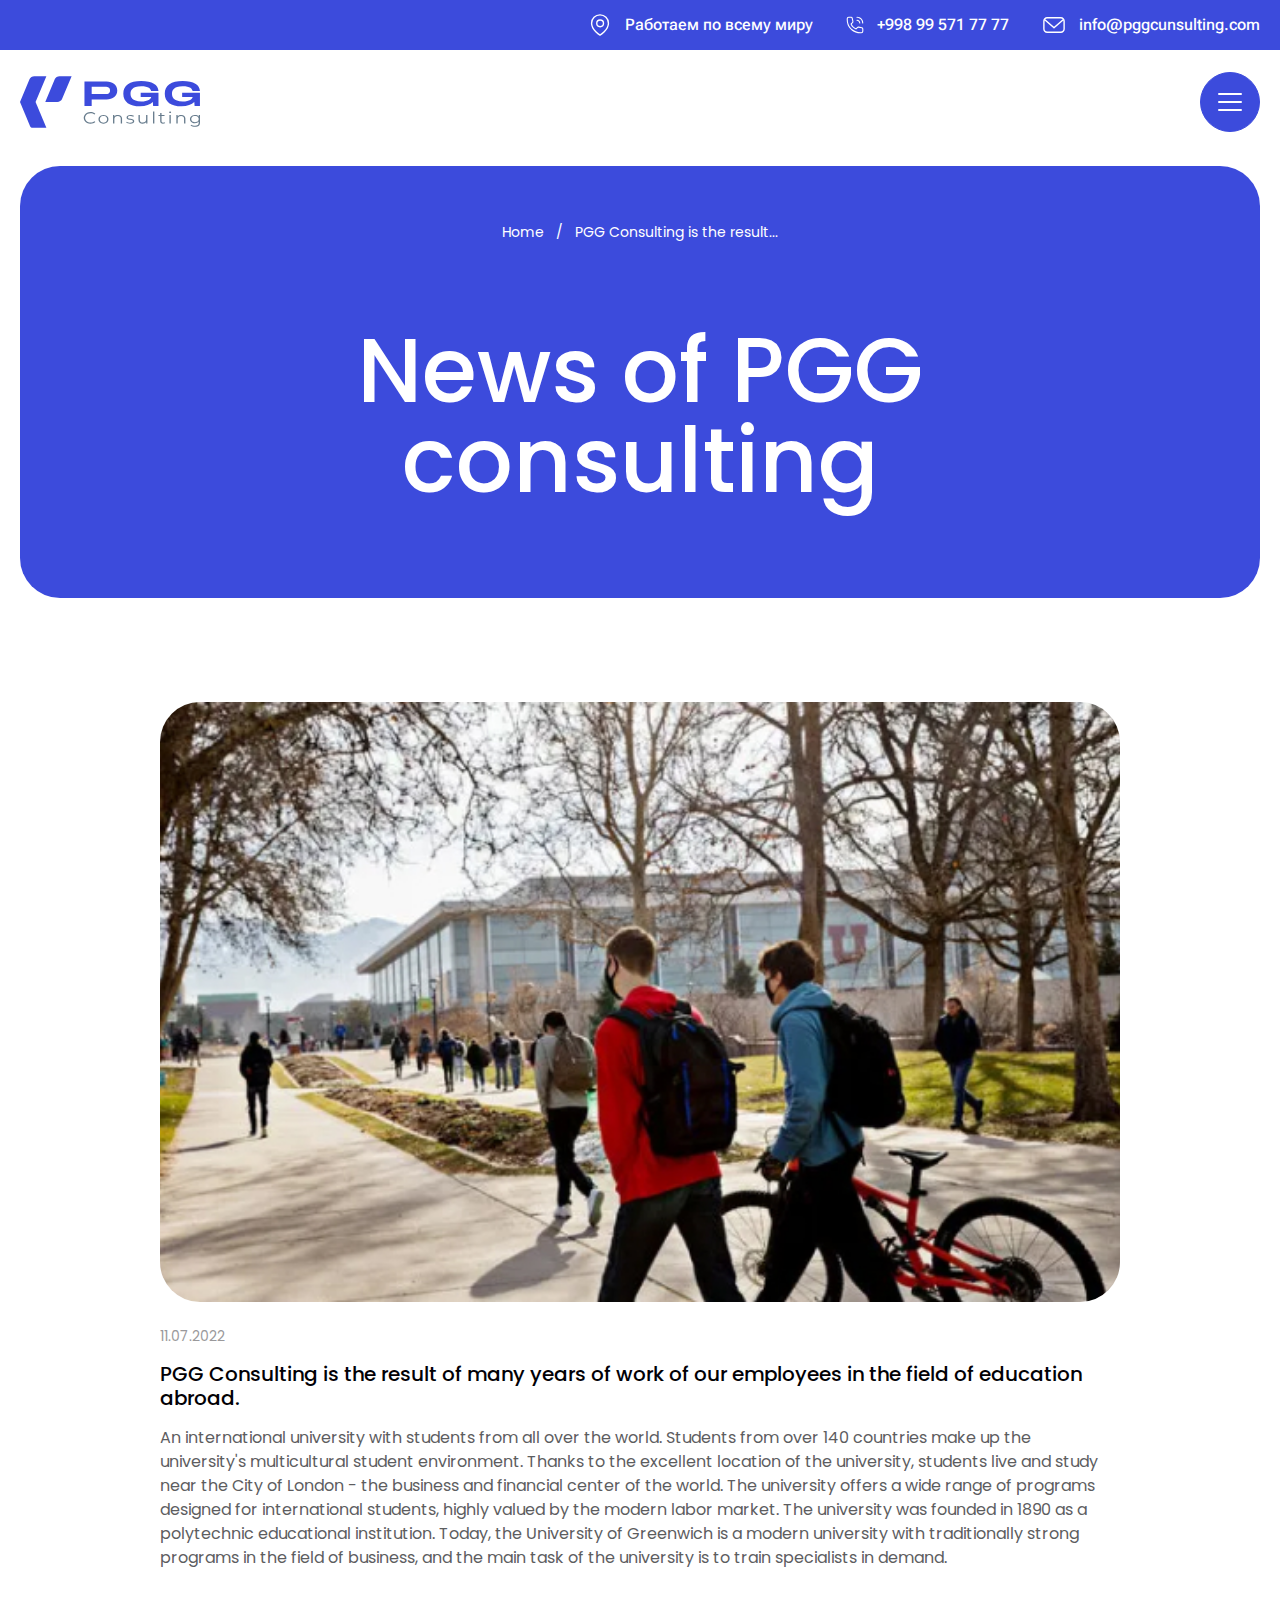
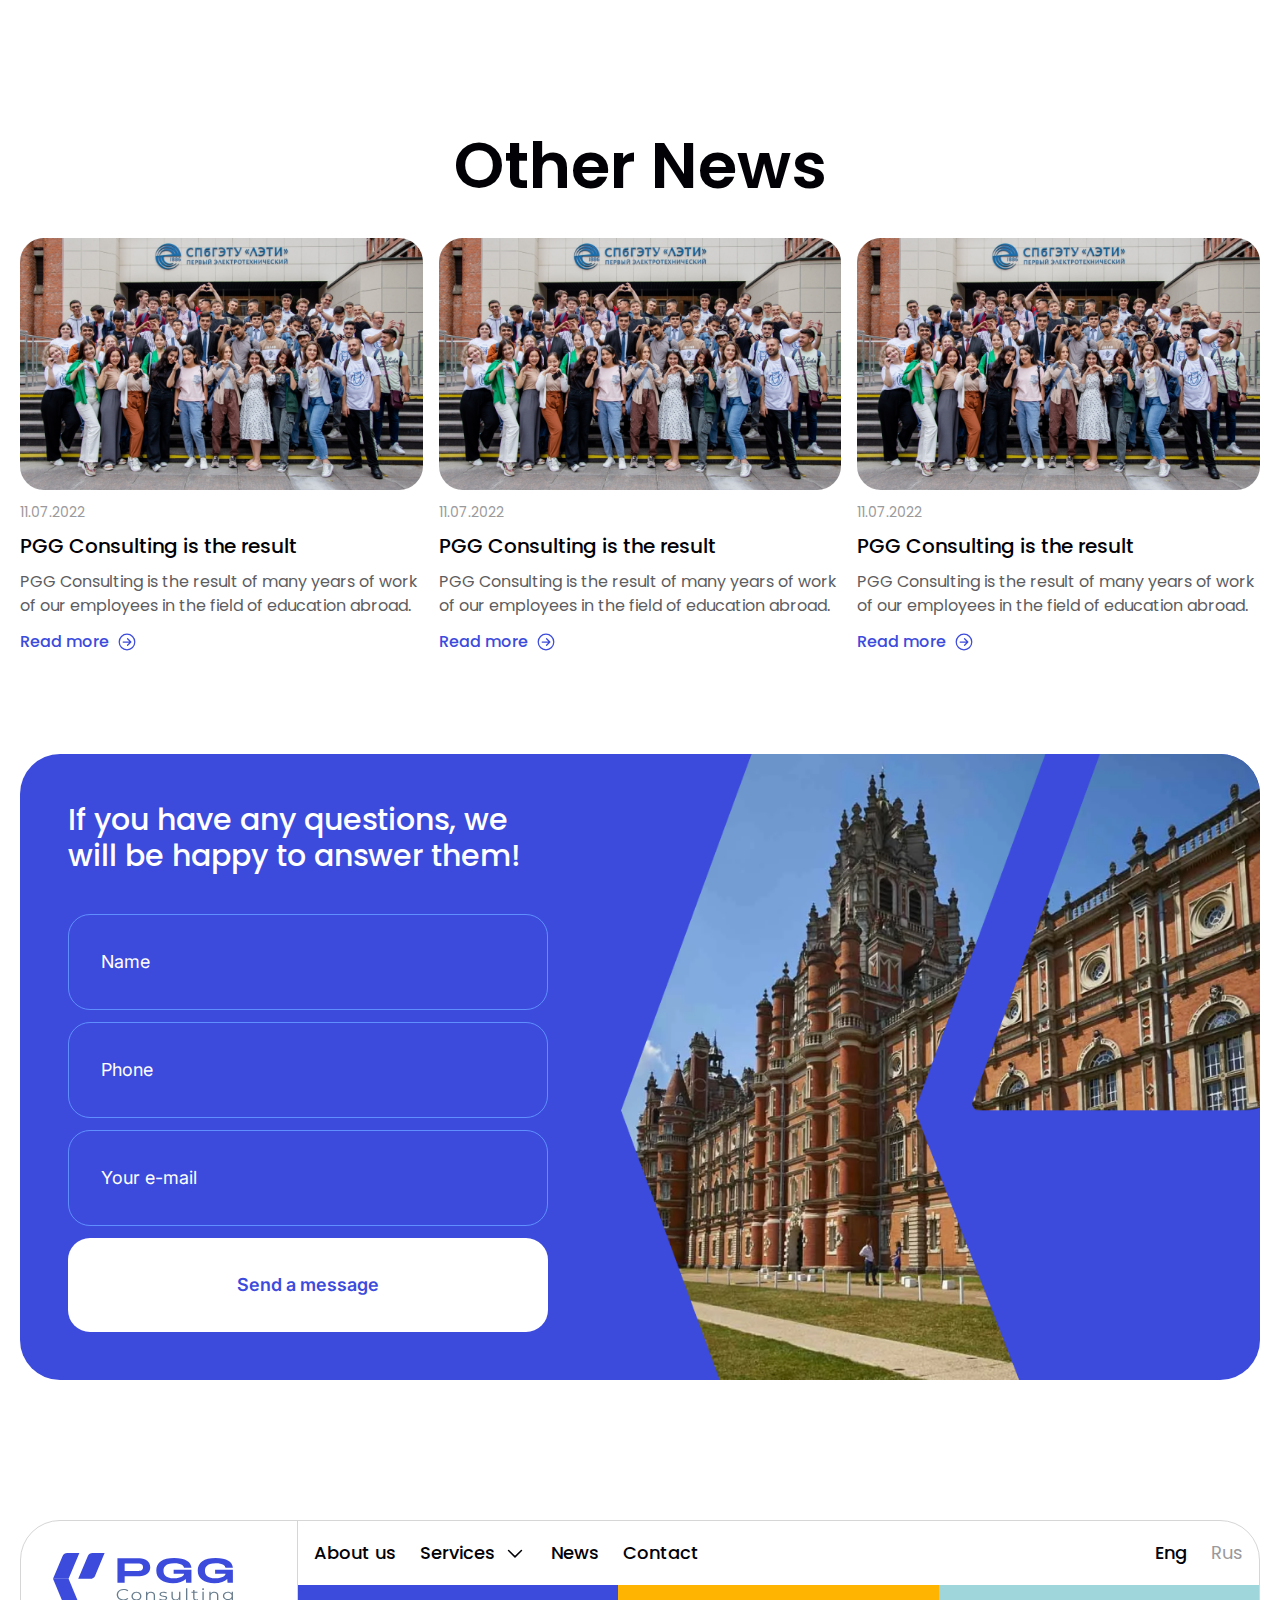
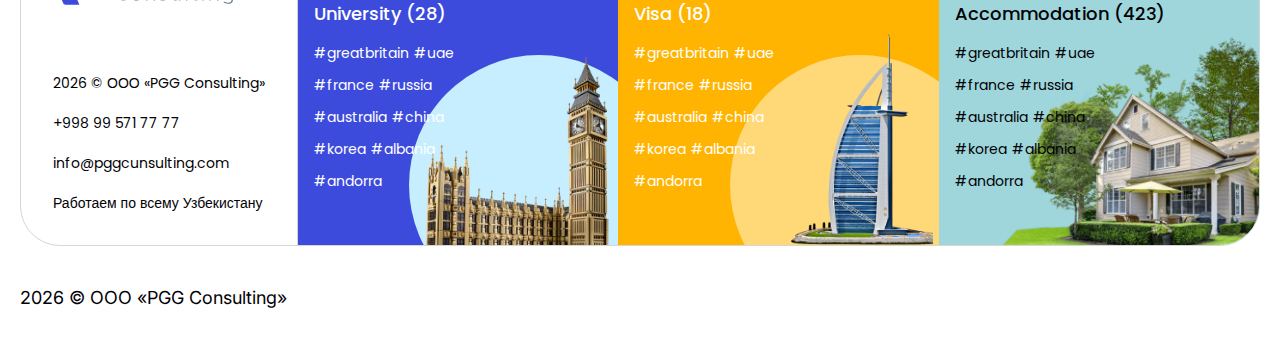
<file: news-inner.html>
<!DOCTYPE html>
<html lang="en">
<head>
  <meta charset="UTF-8">
  <meta http-equiv="X-UA-Compatible" content="IE=edge">
  <meta name="viewport" content="width=device-width, initial-scale=1.0">
  <title>PGG Consulting | Yangilik No1</title>
  <link rel="stylesheet" href="./css/basics.css">
  <script src="./js/scripts.js" defer></script>
</head>
<body class="body">
  <header>
	  <div class="header__inner">
		<div class="header__info">
		  <div class="header__info__inner contentCenter">
			<div id="locationDiv">
			  <a class="infoDiv" href="./contact.html">
				<svg class="emailSvg" viewBox="0 0 28 28" fill="none" xmlns="http://www.w3.org/2000/svg">
				  <path d="M13.9975 24.8873C13.9975 24.8873 4.93945 19.4448 4.93945 12.1847C4.93945 7.17267 9.00179 3.11033 14.0138 3.11033C19.0258 3.11033 23.0881 7.17267 23.0881 12.1847C23.0881 19.4448 13.9975 24.8873 13.9975 24.8873Z" stroke="white" stroke-width="1.5" stroke-miterlimit="10" stroke-linecap="round" stroke-linejoin="round"/>
			      <path d="M14.1295 15.8153C16.134 15.8153 17.759 14.1903 17.759 12.1858C17.759 10.1813 16.134 8.55633 14.1295 8.55633C12.125 8.55633 10.5 10.1813 10.5 12.1858C10.5 14.1903 12.125 15.8153 14.1295 15.8153Z" stroke="white" stroke-width="1.5" stroke-miterlimit="10" stroke-linecap="round" stroke-linejoin="round"/>
				</svg>
				<span class="header__info__text">Работаем по всему миру</span>
			  </a>
			</div>
			<div id="phoneDiv">
			  <a class="infoDiv" href="tel:+998995717777">
			  	<svg class="phoneSvg" viewBox="0 0 28 28" fill="none" xmlns="http://www.w3.org/2000/svg">
				  <path d="M11.2072 16.7592C12.2572 17.766 13.488 18.585 14.8484 19.166L15.4539 19.4238L17.3147 17.5338C17.7767 17.0648 18.4452 16.8618 19.0904 16.9972L23.5984 17.941C24.3614 18.1032 24.9062 18.7763 24.9062 19.5557V22.8013C24.9062 23.9622 23.9659 24.9025 22.805 24.9025H21.8075C17.2179 24.9025 12.6889 23.3823 9.26354 20.328C8.9812 20.0772 8.70704 19.817 8.43987 19.551L8.48304 19.5942C8.21587 19.327 7.95687 19.0528 7.70604 18.7705C4.65054 15.3463 3.13037 10.8173 3.13037 6.22767V5.23017C3.13037 4.06933 4.0707 3.129 5.23154 3.129H8.4772C9.25654 3.129 9.9297 3.67383 10.0919 4.43683L11.0369 8.94483C11.171 9.58883 10.9692 10.2585 10.5002 10.7205L8.6102 12.5813L8.86804 13.1868C9.44904 14.546 10.1992 15.7092 11.2072 16.7592Z" stroke="currentColor" stroke-width="1.5" stroke-miterlimit="10" stroke-linecap="round" stroke-linejoin="round"/>
				  <path d="M16.7847 2.42916C16.3705 2.42916 16.0347 2.76495 16.0347 3.17916C16.0347 3.59338 16.3705 3.92916 16.7847 3.92916V2.42916ZM24.0718 11.2163C24.0718 11.6305 24.4076 11.9663 24.8218 11.9663C25.236 11.9663 25.5718 11.6305 25.5718 11.2163H24.0718ZM16.7847 6.55916C16.3705 6.55916 16.0347 6.89495 16.0347 7.30916C16.0347 7.72338 16.3705 8.05916 16.7847 8.05916V6.55916ZM19.9418 11.2163C19.9418 11.6305 20.2776 11.9663 20.6918 11.9663C21.106 11.9663 21.4418 11.6305 21.4418 11.2163H19.9418ZM16.7847 3.92916C20.8096 3.92916 24.0718 7.19138 24.0718 11.2163H25.5718C25.5718 6.36295 21.638 2.42916 16.7847 2.42916V3.92916ZM16.7847 8.05916C18.5278 8.05916 19.9418 9.47236 19.9418 11.2163H21.4418C21.4418 8.64364 19.3559 6.55916 16.7847 6.55916V8.05916Z" fill="currentColor"/>
	  		  	</svg>	
			  	<span class="header__info__text">+998 99 571 77 77</span>
			  </a>	
			</div>
			<div id="emailDiv">
			  <a class="infoDiv" href="mailto:info@pggcunsulting.com">
				<svg class="emailSvg" viewBox="0 0 32 32" fill="none" xmlns="http://www.w3.org/2000/svg">
				  <path fill-rule="evenodd" clip-rule="evenodd" d="M4.46083 10.5641C4.42941 10.7424 4.41302 10.926 4.41302 11.1133V20.8867C4.41302 22.6226 5.81993 24.0295 7.55587 24.0295H24.4439C26.1799 24.0295 27.587 22.6224 27.5881 20.8875V11.1133C27.5881 10.9256 27.5716 10.7417 27.5401 10.5631L16.5576 19.9748C16.2367 20.2499 15.7631 20.2499 15.4421 19.9748L4.46083 10.5641ZM5.24738 8.98046L15.9999 18.1952L26.7531 8.97983C26.179 8.35908 25.3575 7.97048 24.4452 7.97048H7.55587C6.64322 7.97048 5.82151 8.35935 5.24738 8.98046ZM2.69873 11.1133C2.69873 8.43061 4.87315 6.25619 7.55587 6.25619H24.4452C27.1279 6.25619 29.3023 8.43061 29.3023 11.1133V20.888C29.3007 23.5691 27.1265 25.7438 24.4439 25.7438H7.55587C4.87315 25.7438 2.69873 23.5694 2.69873 20.8867V11.1133Z" fill="currentColor"/>
				</svg>
				<span class="header__info__text">info@pggcunsulting.com</span>
			  </a>	
			</div>
		  </div>	
		</div>
		<div class="header__navigation">
		  <div class="header__navigation__inner contentCenter">
			<div class="logo">
			  <a href="./index.html" aria-label="headerLogo">
			    <svg id="logoHeader" viewBox="0 0 268 77" fill="none" xmlns="http://www.w3.org/2000/svg">
					  <path d="M58.9186 0C55.7832 0 52.9776 1.71799 51.9016 4.29749L37.6015 38.5H55.5518C58.6872 38.5 61.4928 36.782 62.5688 34.2025L76.8689 0H58.9186Z" fill="#3C4BDC"/>
					  <path d="M39.2734 0H21.3231C18.1877 0 15.3821 1.71799 14.3061 4.29749L0.00596619 38.5H23.18L39.2734 0Z" fill="#3C4BDC"/>
					  <path d="M0 38.5L15.0718 74.5431C15.6941 76.0312 17.1492 77 18.7622 77H39.2733L23.1799 38.5H0Z" fill="#3C4BDC"/>
					  <path d="M144.812 21.264C144.812 29.4231 138.304 34.6531 128.811 34.6531H106.724V44.4339H95.9761V7.82422H128.811C138.31 7.82422 144.812 13.1049 144.812 21.264ZM134.069 21.264C134.069 15.7198 129.054 15.7198 125.832 15.7198H106.73V26.7524H125.832C129.054 26.7575 134.069 26.7575 134.069 21.264Z" fill="#3C4BDC"/>
					  <path d="M179.677 24.8211H206.183V44.4335H198.246L197.766 38.6815C193.827 42.4469 187.556 44.9554 178.665 44.9554C163.265 44.9554 153.83 38.2609 153.83 26.1286C153.83 13.9963 163.26 7.30176 180.452 7.30176C197.165 7.30176 205.524 13.003 206.183 22.0997H195.261C194.665 19.3276 191.796 15.1974 180.458 15.1974C166.488 15.1974 164.579 21.9426 164.579 26.3364C164.579 30.7808 166.551 37.6832 180.458 37.6832C190.847 37.6832 195.024 33.71 195.261 30.9379H179.683V24.8211H179.677Z" fill="#3C4BDC"/>
					  <path d="M241.407 24.8211H267.913V44.4335H259.976L259.496 38.6815C255.557 42.4469 249.286 44.9554 240.395 44.9554C224.995 44.9554 215.56 38.2609 215.56 26.1286C215.56 13.9963 224.99 7.30176 242.188 7.30176C258.9 7.30176 267.259 13.003 267.919 22.0997H256.997C256.401 19.3276 253.532 15.1974 242.194 15.1974C228.223 15.1974 226.314 21.9426 226.314 26.3364C226.314 30.7808 228.287 37.6832 242.194 37.6832C252.583 37.6832 256.76 33.71 256.997 30.9379H241.419V24.8211H241.407Z" fill="#3C4BDC"/>
					  <path d="M99.8117 69.6762C98.2671 68.9312 97.0523 67.8974 96.1788 66.5747C95.2995 65.252 94.8599 63.7773 94.8599 62.1353C94.8599 60.4984 95.2995 59.0186 96.1788 57.701C97.0581 56.3783 98.2729 55.3445 99.8291 54.5995C101.385 53.8545 103.121 53.4795 105.047 53.4795C106.487 53.4795 107.824 53.6923 109.044 54.113C110.265 54.5336 111.3 55.1519 112.151 55.9627L110.849 57.103C109.334 55.76 107.419 55.086 105.105 55.086C103.572 55.086 102.172 55.3951 100.917 56.0083C99.6555 56.6266 98.6721 57.4678 97.9605 58.5371C97.249 59.6064 96.8903 60.8075 96.8903 62.1353C96.8903 63.463 97.249 64.6641 97.9605 65.7334C98.6721 66.8027 99.6555 67.644 100.917 68.2622C102.172 68.8805 103.572 69.1846 105.105 69.1846C107.436 69.1846 109.351 68.5055 110.849 67.1423L112.151 68.2825C111.3 69.0934 110.259 69.7116 109.027 70.1424C107.795 70.5732 106.458 70.786 105.018 70.786C103.092 70.7911 101.356 70.4211 99.8117 69.6762Z" fill="#667B8C"/>
					  <path d="M120.475 69.9295C119.347 69.372 118.456 68.5967 117.808 67.6084C117.16 66.6202 116.836 65.5002 116.836 64.2536C116.836 63.0069 117.16 61.8869 117.808 60.8987C118.456 59.9105 119.341 59.1402 120.475 58.5878C121.603 58.0354 122.87 57.7617 124.276 57.7617C125.681 57.7617 126.948 58.0354 128.076 58.5878C129.204 59.1402 130.09 59.9105 130.726 60.8987C131.362 61.8869 131.686 63.0069 131.686 64.2536C131.686 65.5002 131.368 66.6202 130.726 67.6084C130.09 68.5967 129.204 69.372 128.076 69.9295C126.948 70.4869 125.681 70.7707 124.276 70.7707C122.87 70.7707 121.603 70.4869 120.475 69.9295ZM127.064 68.6169C127.886 68.2014 128.528 67.6186 128.99 66.8533C129.453 66.0932 129.685 65.2266 129.685 64.2536C129.685 63.2805 129.453 62.4139 128.99 61.6538C128.528 60.8936 127.886 60.3058 127.064 59.8902C126.243 59.4746 125.311 59.2719 124.276 59.2719C123.24 59.2719 122.309 59.4797 121.487 59.8902C120.666 60.3058 120.018 60.8936 119.544 61.6538C119.069 62.4139 118.838 63.2805 118.838 64.2536C118.838 65.2266 119.075 66.0932 119.544 66.8533C120.012 67.6135 120.66 68.2014 121.487 68.6169C122.309 69.0325 123.24 69.2352 124.276 69.2352C125.311 69.2352 126.243 69.0274 127.064 68.6169Z" fill="#667B8C"/>
					  <path d="M150.348 59.1604C151.43 60.0929 151.974 61.4511 151.974 63.2349V70.6491H150.001V63.4022C150.001 62.0744 149.619 61.0609 148.861 60.3615C148.103 59.6621 147.022 59.3175 145.616 59.3175C144.043 59.3175 142.799 59.728 141.885 60.5439C140.971 61.3598 140.508 62.495 140.508 63.9343V70.644H138.535V57.858H140.421V60.2145C140.959 59.4341 141.7 58.831 142.654 58.4053C143.609 57.9745 144.714 57.7617 145.969 57.7617C147.808 57.7617 149.266 58.228 150.348 59.1604Z" fill="#667B8C"/>
					  <path d="M160.674 70.3205C159.592 70.0215 158.747 69.6465 158.134 69.1904L159.025 67.8271C159.633 68.2478 160.402 68.5924 161.328 68.8609C162.253 69.1295 163.213 69.2613 164.214 69.2613C165.545 69.2613 166.534 69.0789 167.17 68.714C167.807 68.3491 168.125 67.8322 168.125 67.1683C168.125 66.697 167.951 66.3271 167.598 66.0635C167.245 65.795 166.8 65.5922 166.268 65.4554C165.73 65.3186 165.018 65.1818 164.127 65.0551C162.941 64.8625 161.993 64.6648 161.27 64.4621C160.547 64.2594 159.933 63.9148 159.424 63.4283C158.915 62.9418 158.661 62.2678 158.661 61.4113C158.661 60.342 159.17 59.4653 160.188 58.7862C161.206 58.1071 162.623 57.7676 164.434 57.7676C165.377 57.7676 166.32 57.8791 167.263 58.097C168.206 58.3149 168.981 58.6038 169.594 58.9585L168.732 60.342C167.529 59.6122 166.094 59.2474 164.428 59.2474C163.167 59.2474 162.224 59.44 161.582 59.8302C160.94 60.2204 160.622 60.7322 160.622 61.3606C160.622 61.8471 160.801 62.2373 161.166 62.5262C161.524 62.8201 161.975 63.033 162.513 63.1698C163.051 63.3067 163.792 63.4486 164.735 63.5955C165.898 63.7881 166.835 63.9857 167.54 64.1783C168.24 64.3709 168.842 64.7054 169.345 65.1767C169.849 65.648 170.092 66.2966 170.092 67.1227C170.092 68.2427 169.559 69.1295 168.495 69.7833C167.431 70.437 165.955 70.7664 164.07 70.7664C162.889 70.7715 161.756 70.6195 160.674 70.3205Z" fill="#667B8C"/>
					  <path d="M189.714 57.8586V70.6446H187.828V68.3084C187.313 69.0888 186.596 69.6919 185.693 70.1176C184.785 70.5483 183.75 70.7612 182.587 70.7612C180.684 70.7612 179.18 70.295 178.081 69.3625C176.981 68.43 176.426 67.0668 176.426 65.2677V57.8535H178.399V65.1005C178.399 66.4434 178.775 67.4671 179.538 68.1614C180.296 68.8607 181.378 69.2054 182.784 69.2054C184.317 69.2054 185.531 68.7949 186.422 67.979C187.313 67.163 187.753 66.0228 187.753 64.5633V57.8535H189.714V57.8586Z" fill="#667B8C"/>
					  <path d="M198.067 52.6084H200.04V70.6497H198.067V52.6084Z" fill="#667B8C"/>
					  <path d="M216.105 69.8696C215.734 70.1636 215.277 70.3865 214.728 70.5385C214.178 70.6906 213.611 70.7717 213.021 70.7717C211.65 70.7717 210.597 70.4473 209.857 69.7987C209.116 69.15 208.746 68.2327 208.746 67.0519V59.3185H206.137V57.859H208.746V55.0615H210.719V57.859H215.162V59.3185H210.719V66.9506C210.719 67.7107 210.939 68.2935 211.373 68.6888C211.806 69.0841 212.431 69.2868 213.247 69.2868C213.652 69.2868 214.045 69.2311 214.427 69.1145C214.809 69.003 215.133 68.8409 215.41 68.628L216.105 69.8696Z" fill="#667B8C"/>
					  <path d="M222.491 54.6965C222.213 54.4533 222.074 54.1593 222.074 53.8198C222.074 53.4954 222.213 53.2116 222.491 52.9684C222.768 52.7251 223.11 52.6035 223.52 52.6035C223.931 52.6035 224.267 52.7201 224.55 52.9582C224.834 53.1964 224.967 53.4752 224.967 53.7944C224.967 54.1492 224.828 54.4533 224.55 54.6965C224.273 54.9398 223.931 55.0614 223.52 55.0614C223.11 55.0614 222.768 54.9398 222.491 54.6965ZM222.514 57.8588H224.487V70.6448H222.514V57.8588Z" fill="#667B8C"/>
					  <path d="M244.624 59.1604C245.705 60.0929 246.249 61.4511 246.249 63.2349V70.6491H244.276V63.4022C244.276 62.0744 243.895 61.0609 243.137 60.3615C242.379 59.6621 241.297 59.3175 239.892 59.3175C238.318 59.3175 237.074 59.728 236.16 60.5439C235.246 61.3649 234.784 62.495 234.784 63.9343V70.644H232.811V57.858H234.697V60.2145C235.235 59.4341 235.975 58.831 236.93 58.4053C237.884 57.9745 238.989 57.7617 240.244 57.7617C242.078 57.7617 243.536 58.228 244.624 59.1604Z" fill="#667B8C"/>
					  <path d="M268 57.8582V69.0884C268 71.2625 267.393 72.869 266.184 73.913C264.975 74.9569 263.147 75.4789 260.705 75.4789C259.358 75.4789 258.073 75.3066 256.864 74.9569C255.649 74.6072 254.666 74.1258 253.908 73.5126L254.909 72.2C255.609 72.7524 256.465 73.1781 257.477 73.4872C258.484 73.7964 259.543 73.9484 260.653 73.9484C262.505 73.9484 263.864 73.5734 264.732 72.8183C265.599 72.0632 266.033 70.8925 266.033 69.3063V67.6796C265.426 68.4904 264.622 69.1036 263.633 69.5293C262.643 69.9499 261.544 70.1628 260.341 70.1628C258.97 70.1628 257.726 69.8993 256.61 69.3722C255.493 68.8452 254.614 68.1053 253.972 67.1576C253.336 66.2099 253.017 65.1355 253.017 63.9345C253.017 62.7334 253.336 61.6641 253.972 60.7266C254.608 59.789 255.487 59.0592 256.592 58.5373C257.703 58.0203 258.953 57.7568 260.341 57.7568C261.579 57.7568 262.701 57.9747 263.696 58.4106C264.691 58.8464 265.501 59.4799 266.108 60.3059V57.8481H268V57.8582ZM263.395 68.0343C264.246 67.639 264.911 67.0816 265.38 66.367C265.854 65.6524 266.085 64.8416 266.085 63.9345C266.085 63.0273 265.848 62.2216 265.38 61.5171C264.911 60.8127 264.252 60.2603 263.407 59.865C262.562 59.4697 261.608 59.2721 260.538 59.2721C259.485 59.2721 258.536 59.4647 257.692 59.8549C256.847 60.2451 256.193 60.7925 255.719 61.507C255.25 62.2216 255.013 63.0324 255.013 63.9395C255.013 64.8467 255.25 65.6575 255.719 66.3721C256.193 67.0866 256.847 67.639 257.692 68.0394C258.536 68.4347 259.485 68.6374 260.538 68.6374C261.59 68.6374 262.545 68.4296 263.395 68.0343Z" fill="#667B8C"/>
				</svg>
			  </a>
			  <a href="./index.html" aria-label="mobileLogo">
				<svg id="logoMobile" class="hidden" viewBox="0 0 170 56" fill="none" xmlns="http://www.w3.org/2000/svg">
						<path d="M37.1784 -3.8147e-06C35.2 -3.8147e-06 33.4296 1.23745 32.7506 3.09546L23.7271 27.7314H35.054C37.0324 27.7314 38.8028 26.4939 39.4818 24.6359L48.5053 -3.8147e-06H37.1784Z" fill="white"/>
						<path d="M24.7819 -3.8147e-06H13.455C11.4766 -3.8147e-06 9.70617 1.23745 9.02722 3.09546L0.00366211 27.7314H14.6268L24.7819 -3.8147e-06Z" fill="white"/>
						<path d="M0 27.7314L9.19752 52.8386C9.77489 54.4148 11.2749 55.4627 12.9534 55.4627H24.7819L14.6268 27.7314H0Z" fill="white"/>
						<path d="M91.3781 15.3166C91.3781 21.1936 87.2715 24.9607 81.2814 24.9607H67.3445V32.0058H60.5623V5.63595H81.2814C87.2752 5.63595 91.3781 9.43956 91.3781 15.3166ZM84.5995 15.3166C84.5995 11.3231 81.4347 11.3231 79.4015 11.3231H67.3482V19.2698H79.4015C81.4347 19.2735 84.5995 19.2735 84.5995 15.3166Z" fill="white"/>
						<path d="M113.378 17.8791H130.104V32.0058H125.096L124.793 27.8627C122.307 30.5748 118.35 32.3817 112.74 32.3817C103.022 32.3817 97.0688 27.5597 97.0688 18.8209C97.0688 10.082 103.019 5.25997 113.868 5.25997C124.413 5.25997 129.688 9.36656 130.104 15.9189H123.212C122.836 13.9221 121.026 10.9471 113.871 10.9471C105.056 10.9471 103.851 15.8057 103.851 18.9705C103.851 22.1718 105.096 27.1436 113.871 27.1436C120.427 27.1436 123.063 24.2817 123.212 22.285H113.382V17.8791H113.378Z" fill="white"/>
						<path d="M152.331 17.8791H169.057V32.0058H164.049L163.746 27.8627C161.26 30.5748 157.303 32.3817 151.692 32.3817C141.975 32.3817 136.021 27.5597 136.021 18.8209C136.021 10.082 141.971 5.25997 152.824 5.25997C163.37 5.25997 168.644 9.36656 169.06 15.9189H162.169C161.793 13.9221 159.982 10.9471 152.827 10.9471C144.012 10.9471 142.807 15.8057 142.807 18.9705C142.807 22.1718 144.052 27.1436 152.827 27.1436C159.383 27.1436 162.019 24.2817 162.169 22.285H152.338V17.8791H152.331Z" fill="white"/>
						<path d="M62.9823 50.188C62.0077 49.6514 61.2411 48.9067 60.6899 47.954C60.1351 47.0013 59.8577 45.939 59.8577 44.7563C59.8577 43.5773 60.1351 42.5114 60.6899 41.5623C61.2448 40.6096 62.0114 39.8649 62.9933 39.3283C63.9752 38.7917 65.0703 38.5216 66.2859 38.5216C67.1948 38.5216 68.038 38.6749 68.8082 38.9779C69.5784 39.2809 70.2318 39.7262 70.7684 40.3103L69.9471 41.1316C68.9907 40.1642 67.7825 39.6787 66.3224 39.6787C65.355 39.6787 64.4717 39.9014 63.6795 40.3431C62.8838 40.7884 62.2632 41.3944 61.8142 42.1646C61.3652 42.9348 61.1389 43.7999 61.1389 44.7563C61.1389 45.7127 61.3652 46.5778 61.8142 47.348C62.2632 48.1183 62.8838 48.7242 63.6795 49.1695C64.4717 49.6149 65.355 49.8339 66.3224 49.8339C67.7934 49.8339 69.0017 49.3448 69.9471 48.3628L70.7684 49.1842C70.2318 49.7682 69.5748 50.2135 68.7973 50.5238C68.0198 50.8341 67.1765 50.9874 66.2676 50.9874C65.0521 50.9911 63.957 50.7246 62.9823 50.188Z" fill="white"/>
						<path d="M76.0211 50.3705C75.3093 49.969 74.7472 49.4105 74.3383 48.6987C73.9295 47.9869 73.7251 47.1801 73.7251 46.2822C73.7251 45.3842 73.9295 44.5775 74.3383 43.8657C74.7472 43.1538 75.3057 42.599 76.0211 42.2011C76.7329 41.8032 77.5324 41.6061 78.4194 41.6061C79.3064 41.6061 80.1058 41.8032 80.8176 42.2011C81.5295 42.599 82.0879 43.1538 82.4895 43.8657C82.891 44.5775 83.0954 45.3842 83.0954 46.2822C83.0954 47.1801 82.8947 47.9869 82.4895 48.6987C82.0879 49.4105 81.5295 49.969 80.8176 50.3705C80.1058 50.772 79.3064 50.9764 78.4194 50.9764C77.5324 50.9764 76.7329 50.772 76.0211 50.3705ZM80.1788 49.4251C80.6972 49.1257 81.1024 48.706 81.3944 48.1548C81.6864 47.6072 81.8324 46.983 81.8324 46.2822C81.8324 45.5813 81.6864 44.9571 81.3944 44.4095C81.1024 43.862 80.6972 43.4386 80.1788 43.1393C79.6605 42.8399 79.0728 42.6939 78.4194 42.6939C77.766 42.6939 77.1783 42.8436 76.6599 43.1393C76.1416 43.4386 75.7328 43.862 75.4334 44.4095C75.1341 44.9571 74.9881 45.5813 74.9881 46.2822C74.9881 46.983 75.1378 47.6072 75.4334 48.1548C75.7291 48.7023 76.1379 49.1257 76.6599 49.4251C77.1783 49.7244 77.766 49.8704 78.4194 49.8704C79.0728 49.8704 79.6605 49.7207 80.1788 49.4251Z" fill="white"/>
						<path d="M94.8717 42.6136C95.5543 43.2853 95.8974 44.2635 95.8974 45.5484V50.8888H94.6526V45.6689C94.6526 44.7125 94.4117 43.9825 93.9335 43.4787C93.4553 42.975 92.7727 42.7268 91.8857 42.7268C90.8928 42.7268 90.108 43.0224 89.5313 43.6101C88.9545 44.1978 88.6625 45.0155 88.6625 46.0522V50.8852H87.4177V41.6755H88.6077V43.3729C88.9472 42.8107 89.4145 42.3763 90.0168 42.0697C90.6191 41.7594 91.3163 41.6061 92.1084 41.6061C93.2692 41.6061 94.189 41.9419 94.8717 42.6136Z" fill="white"/>
						<path d="M101.387 50.6516C100.705 50.4362 100.172 50.1661 99.7847 49.8376L100.347 48.8556C100.73 49.1586 101.216 49.4068 101.8 49.6003C102.384 49.7937 102.99 49.8887 103.621 49.8887C104.461 49.8887 105.085 49.7572 105.486 49.4944C105.888 49.2316 106.089 48.8593 106.089 48.3811C106.089 48.0416 105.979 47.7751 105.757 47.5853C105.534 47.3919 105.253 47.2458 104.917 47.1473C104.578 47.0487 104.129 46.9502 103.566 46.8589C102.818 46.7202 102.219 46.5778 101.763 46.4318C101.307 46.2858 100.92 46.0376 100.599 45.6872C100.277 45.3367 100.117 44.8512 100.117 44.2343C100.117 43.4641 100.438 42.8326 101.081 42.3435C101.723 41.8543 102.617 41.6098 103.76 41.6098C104.355 41.6098 104.95 41.6901 105.545 41.847C106.14 42.004 106.629 42.2121 107.016 42.4676L106.472 43.4641C105.713 42.9385 104.807 42.6757 103.756 42.6757C102.96 42.6757 102.365 42.8144 101.96 43.0954C101.555 43.3765 101.354 43.7452 101.354 44.1978C101.354 44.5483 101.467 44.8293 101.697 45.0374C101.924 45.2491 102.208 45.4024 102.548 45.501C102.887 45.5995 103.355 45.7018 103.95 45.8076C104.683 45.9463 105.275 46.0887 105.72 46.2274C106.162 46.3661 106.541 46.607 106.859 46.9465C107.177 47.286 107.33 47.7532 107.33 48.3482C107.33 49.1549 106.994 49.7937 106.322 50.2646C105.651 50.7355 104.72 50.9728 103.53 50.9728C102.785 50.9764 102.07 50.8669 101.387 50.6516Z" fill="white"/>
						<path d="M119.712 41.6755V50.8852H118.522V49.2024C118.197 49.7646 117.744 50.1989 117.175 50.5056C116.602 50.8158 115.948 50.9691 115.214 50.9691C114.014 50.9691 113.064 50.6333 112.371 49.9617C111.677 49.29 111.327 48.3081 111.327 47.0122V41.6718H112.572V46.8918C112.572 47.8591 112.809 48.5964 113.291 49.0965C113.769 49.6003 114.452 49.8485 115.339 49.8485C116.306 49.8485 117.072 49.5528 117.635 48.9651C118.197 48.3774 118.474 47.5561 118.474 46.5048V41.6718H119.712V41.6755Z" fill="white"/>
						<path d="M124.983 37.8939H126.228V50.8889H124.983V37.8939Z" fill="white"/>
						<path d="M136.364 50.3267C136.131 50.5384 135.842 50.699 135.496 50.8085C135.149 50.918 134.791 50.9764 134.419 50.9764C133.554 50.9764 132.889 50.7428 132.422 50.2756C131.955 49.8084 131.721 49.1477 131.721 48.2971V42.7268H130.075V41.6755H131.721V39.6605H132.966V41.6755H135.769V42.7268H132.966V48.2241C132.966 48.7717 133.105 49.1914 133.378 49.4762C133.652 49.7609 134.046 49.9069 134.561 49.9069C134.817 49.9069 135.065 49.8667 135.306 49.7828C135.547 49.7025 135.751 49.5857 135.926 49.4324L136.364 50.3267Z" fill="white"/>
						<path d="M140.394 39.3977C140.219 39.2225 140.132 39.0107 140.132 38.7662C140.132 38.5325 140.219 38.3281 140.394 38.1529C140.57 37.9777 140.785 37.8901 141.044 37.8901C141.303 37.8901 141.515 37.974 141.694 38.1456C141.873 38.3172 141.957 38.518 141.957 38.7479C141.957 39.0034 141.869 39.2225 141.694 39.3977C141.519 39.5729 141.303 39.6605 141.044 39.6605C140.785 39.6605 140.57 39.5729 140.394 39.3977ZM140.409 41.6755H141.654V50.8852H140.409V41.6755Z" fill="white"/>
						<path d="M154.36 42.6136C155.043 43.2853 155.386 44.2635 155.386 45.5484V50.8888H154.141V45.6689C154.141 44.7125 153.9 43.9825 153.422 43.4787C152.944 42.975 152.261 42.7268 151.374 42.7268C150.382 42.7268 149.597 43.0224 149.02 43.6101C148.443 44.2015 148.151 45.0155 148.151 46.0522V50.8852H146.906V41.6755H148.096V43.3729C148.436 42.8107 148.903 42.3763 149.506 42.0697C150.108 41.7594 150.805 41.6061 151.597 41.6061C152.754 41.6061 153.674 41.9419 154.36 42.6136Z" fill="white"/>
						<path d="M169.111 41.6755V49.7645C169.111 51.3305 168.728 52.4877 167.965 53.2396C167.202 53.9916 166.049 54.3676 164.508 54.3676C163.658 54.3676 162.847 54.2435 162.084 53.9916C161.318 53.7397 160.697 53.393 160.219 52.9513L160.851 52.0058C161.292 52.4037 161.833 52.7103 162.471 52.933C163.107 53.1557 163.775 53.2652 164.475 53.2652C165.643 53.2652 166.501 52.9951 167.049 52.4512C167.596 51.9073 167.87 51.0641 167.87 49.9215V48.7498C167.487 49.3338 166.979 49.7755 166.355 50.0821C165.731 50.3851 165.038 50.5384 164.278 50.5384C163.413 50.5384 162.628 50.3486 161.924 49.969C161.219 49.5893 160.664 49.0564 160.259 48.3738C159.858 47.6912 159.657 46.9173 159.657 46.0522C159.657 45.1871 159.858 44.4168 160.259 43.7415C160.661 43.0662 161.216 42.5406 161.913 42.1646C162.614 41.7923 163.402 41.6025 164.278 41.6025C165.059 41.6025 165.768 41.7594 166.395 42.0733C167.023 42.3873 167.534 42.8436 167.918 43.4386V41.6682H169.111V41.6755ZM166.206 49.0053C166.742 48.7206 167.162 48.319 167.458 47.8043C167.757 47.2896 167.903 46.7056 167.903 46.0522C167.903 45.3988 167.753 44.8184 167.458 44.311C167.162 43.8036 166.746 43.4057 166.213 43.121C165.68 42.8363 165.078 42.6939 164.402 42.6939C163.738 42.6939 163.139 42.8326 162.606 43.1137C162.073 43.3948 161.661 43.789 161.362 44.3037C161.066 44.8184 160.916 45.4024 160.916 46.0558C160.916 46.7092 161.066 47.2933 161.362 47.808C161.661 48.3227 162.073 48.7206 162.606 49.0089C163.139 49.2937 163.738 49.4397 164.402 49.4397C165.067 49.4397 165.669 49.29 166.206 49.0053Z" fill="white"/>
				</svg>
			  </a>
			</div>
			<div class="hamburger">
			  <span class="hamburger__span" id="span1"></span>	
			  <span class="hamburger__span" id="span2"></span>	
			  <span class="hamburger__span" id="span3"></span>	
			</div>  
		  </div> 	
		</div>
	  </div>	
	  <div class="mobileHeader hidden">
		<div class="mobileHeader__inner contentCenter">
		  <div class="margin"></div>
		  <div class="mobileHeader__content">
			<div class="mobileLinkContainer">
				<a class="mobileLink" href="./index.html" aria-label="home">Home</a>
				<a class="mobileLink" href="./about.html" aria-label="about">About us</a>
				<div class="servicesMobileContainer">
				  <div class="servicesMobileDiv">
					<span class="mobileLink">Services</span>		
					<svg class="chevron-down" viewBox="0 0 24 24" fill="none" xmlns="http://www.w3.org/2000/svg">
					  <path d="M18.4332 9.4502L12.0042 15.8802L5.57422 9.4502" stroke="white" stroke-width="1.5" stroke-miterlimit="10" stroke-linecap="round" stroke-linejoin="round"/>
					</svg>
				  </div>
				  <div class="mobileServiceList">
					<a class="serviceList__link" href="./educational-programs.html" aria-label="educational-programs">Educational programs</a>
					<a class="serviceList__link" href="./accomodation-consulting.html" aria-label="accomodation-consulting">Accomodation consulting</a>
					<a class="serviceList__link" href="./visa-consulting.html" aria-label="visa-consulting">Visa consulting</a>
				  </div>
				</div>
				<a class="mobileLink" href="./news.html" aria-label="news">News</a>
				<a class="mobileLink" href="./contact.html" aria-label="contact">Contact</a>
			</div>
			<div class="mobileSocialMediaContainer">
				<div class="mobileSvyaz">
				  <div id="phoneDiv">
						<a class="infoDiv" href="tel:+998995717777">
							<svg class="phoneSvg" viewBox="0 0 28 28" fill="none" xmlns="http://www.w3.org/2000/svg">
							<path d="M11.2072 16.7592C12.2572 17.766 13.488 18.585 14.8484 19.166L15.4539 19.4238L17.3147 17.5338C17.7767 17.0648 18.4452 16.8618 19.0904 16.9972L23.5984 17.941C24.3614 18.1032 24.9062 18.7763 24.9062 19.5557V22.8013C24.9062 23.9622 23.9659 24.9025 22.805 24.9025H21.8075C17.2179 24.9025 12.6889 23.3823 9.26354 20.328C8.9812 20.0772 8.70704 19.817 8.43987 19.551L8.48304 19.5942C8.21587 19.327 7.95687 19.0528 7.70604 18.7705C4.65054 15.3463 3.13037 10.8173 3.13037 6.22767V5.23017C3.13037 4.06933 4.0707 3.129 5.23154 3.129H8.4772C9.25654 3.129 9.9297 3.67383 10.0919 4.43683L11.0369 8.94483C11.171 9.58883 10.9692 10.2585 10.5002 10.7205L8.6102 12.5813L8.86804 13.1868C9.44904 14.546 10.1992 15.7092 11.2072 16.7592Z" stroke="currentColor" stroke-width="1.5" stroke-miterlimit="10" stroke-linecap="round" stroke-linejoin="round"/>
							<path d="M16.7847 2.42916C16.3705 2.42916 16.0347 2.76495 16.0347 3.17916C16.0347 3.59338 16.3705 3.92916 16.7847 3.92916V2.42916ZM24.0718 11.2163C24.0718 11.6305 24.4076 11.9663 24.8218 11.9663C25.236 11.9663 25.5718 11.6305 25.5718 11.2163H24.0718ZM16.7847 6.55916C16.3705 6.55916 16.0347 6.89495 16.0347 7.30916C16.0347 7.72338 16.3705 8.05916 16.7847 8.05916V6.55916ZM19.9418 11.2163C19.9418 11.6305 20.2776 11.9663 20.6918 11.9663C21.106 11.9663 21.4418 11.6305 21.4418 11.2163H19.9418ZM16.7847 3.92916C20.8096 3.92916 24.0718 7.19138 24.0718 11.2163H25.5718C25.5718 6.36295 21.638 2.42916 16.7847 2.42916V3.92916ZM16.7847 8.05916C18.5278 8.05916 19.9418 9.47236 19.9418 11.2163H21.4418C21.4418 8.64364 19.3559 6.55916 16.7847 6.55916V8.05916Z" fill="currentColor"/>
							  </svg>	
							<span class="header__info__text">+998 99 571 77 77</span>
						</a>	
				  </div>
				  <div id="emailDiv">
						<a class="infoDiv" href="mailto:info@pggcunsulting.com">
						  <svg class="emailSvg" viewBox="0 0 32 32" fill="none" xmlns="http://www.w3.org/2000/svg">
							<path fill-rule="evenodd" clip-rule="evenodd" d="M4.46083 10.5641C4.42941 10.7424 4.41302 10.926 4.41302 11.1133V20.8867C4.41302 22.6226 5.81993 24.0295 7.55587 24.0295H24.4439C26.1799 24.0295 27.587 22.6224 27.5881 20.8875V11.1133C27.5881 10.9256 27.5716 10.7417 27.5401 10.5631L16.5576 19.9748C16.2367 20.2499 15.7631 20.2499 15.4421 19.9748L4.46083 10.5641ZM5.24738 8.98046L15.9999 18.1952L26.7531 8.97983C26.179 8.35908 25.3575 7.97048 24.4452 7.97048H7.55587C6.64322 7.97048 5.82151 8.35935 5.24738 8.98046ZM2.69873 11.1133C2.69873 8.43061 4.87315 6.25619 7.55587 6.25619H24.4452C27.1279 6.25619 29.3023 8.43061 29.3023 11.1133V20.888C29.3007 23.5691 27.1265 25.7438 24.4439 25.7438H7.55587C4.87315 25.7438 2.69873 23.5694 2.69873 20.8867V11.1133Z" fill="currentColor"/>
						  </svg>
						  <span class="header__info__text">info@pggcunsulting.com</span>
						</a>	
				  </div>	
				</div>
				<div class="socialMediaDiv">
					<a href="#" aria-label="facebook" class="socialMedia">
					  <svg class="socialMediaIcon" viewBox="0 0 40 40" fill="none" xmlns="http://www.w3.org/2000/svg">
						<path d="M22.3537 36.6666H16.7108C15.7682 36.6666 15.0015 35.9051 15.0015 34.9689V22.3266H11.7093C10.7667 22.3266 10 21.5648 10 20.6289V15.2117C10 14.2755 10.7667 13.5139 11.7093 13.5139H15.0015V10.8011C15.0015 8.11137 15.8518 5.82293 17.4603 4.18364C19.076 2.53687 21.334 1.66663 23.9901 1.66663L28.2937 1.67357C29.2346 1.67517 30 2.43674 30 3.37134V8.40109C30 9.3373 29.2335 10.0989 28.2913 10.0989L25.3937 10.0999C24.51 10.0999 24.285 10.2759 24.2369 10.3298C24.1576 10.4193 24.0632 10.6722 24.0632 11.3705V13.5136H28.0735C28.3754 13.5136 28.6679 13.5876 28.9193 13.727C29.4615 14.0279 29.7986 14.597 29.7986 15.2119L29.7965 20.6291C29.7965 21.5648 29.0298 22.3264 28.0872 22.3264H24.0632V34.9689C24.0632 35.9051 23.2962 36.6666 22.3537 36.6666V36.6666ZM17.0672 34.6148H21.9972V21.4081C21.9972 20.783 22.5093 20.2745 23.1384 20.2745H27.7307L27.7326 15.5657H23.1382C22.5091 15.5657 21.9972 15.0573 21.9972 14.4322V11.3705C21.9972 10.5688 22.0792 9.6572 22.6884 8.972C23.4245 8.14368 24.5845 8.04808 25.3932 8.04808L27.9342 8.04701V3.72488L23.9885 3.71848C19.7199 3.71848 17.0672 6.43256 17.0672 10.8011V14.4322C17.0672 15.0571 16.5554 15.5657 15.9263 15.5657H12.0658V20.2745H15.9263C16.5554 20.2745 17.0672 20.783 17.0672 21.4081V34.6148ZM28.2896 3.72542H28.2899H28.2896Z" fill="#3C4BDC"/>
					  </svg>
					</a>
					<a href="#" aria-label="instagram" class="socialMedia">
					  <svg class="socialMediaIcon" viewBox="0 0 40 40" fill="none" xmlns="http://www.w3.org/2000/svg">
						<path d="M36.5845 13.1335C36.5064 11.3624 36.22 10.1447 35.8096 9.08962C35.3863 7.96966 34.735 6.96696 33.8817 6.13341C33.048 5.28689 32.0385 4.6291 30.9313 4.21245C29.8699 3.80217 28.6583 3.51575 26.8869 3.43766C25.1022 3.35296 24.5356 3.33337 20.0091 3.33337C15.4826 3.33337 14.916 3.35296 13.1379 3.43105C11.3665 3.50914 10.1486 3.79581 9.09354 4.20584C7.97311 4.6291 6.97021 5.28027 6.13651 6.13341C5.28982 6.96696 4.63217 7.97627 4.21519 9.08326C3.80482 10.1447 3.51835 11.3557 3.44025 13.1269C3.35553 14.9112 3.33594 15.4777 3.33594 20.0033C3.33594 24.529 3.35553 25.0955 3.43363 26.8732C3.51174 28.6443 3.79846 29.862 4.20883 30.9171C4.63217 32.037 5.28982 33.0397 6.13651 33.8733C6.97021 34.7198 7.97972 35.3776 9.08692 35.7942C10.1486 36.2045 11.3598 36.4909 13.1316 36.569C14.9094 36.6474 15.4762 36.6667 20.0027 36.6667C24.5292 36.6667 25.0958 36.6474 26.8739 36.569C28.6454 36.4909 29.8632 36.2045 30.9183 35.7942C33.1589 34.9281 34.9304 33.157 35.7966 30.9171C36.2067 29.8556 36.4935 28.6443 36.5716 26.8732C36.6497 25.0955 36.6693 24.529 36.6693 20.0033C36.6693 15.4777 36.6627 14.9112 36.5845 13.1335ZM33.5822 26.743C33.5105 28.3709 33.237 29.25 33.009 29.836C32.4488 31.2882 31.2961 32.4407 29.8436 33.0008C29.2575 33.2287 28.3719 33.5022 26.75 33.5736C24.9915 33.652 24.4641 33.6713 20.0157 33.6713C15.5673 33.6713 15.0333 33.652 13.2812 33.5736C11.6529 33.5022 10.7737 33.2287 10.1875 33.0008C9.46473 32.7337 8.80682 32.3105 8.2728 31.757C7.7192 31.2165 7.29586 30.5653 7.02873 29.8426C6.80078 29.2566 6.52728 28.3709 6.45579 26.7496C6.37743 24.9914 6.3581 24.4639 6.3581 20.0163C6.3581 15.5688 6.37743 15.0349 6.45579 13.2833C6.52728 11.6554 6.80078 10.7763 7.02873 10.1903C7.29586 9.46735 7.7192 8.80982 8.27942 8.27566C8.81979 7.72216 9.47109 7.2989 10.1941 7.03208C10.7803 6.80417 11.6662 6.53072 13.2878 6.45899C15.0463 6.3809 15.5739 6.36132 20.0221 6.36132C24.4771 6.36132 25.0045 6.3809 26.7566 6.45899C28.3848 6.53072 29.2641 6.80417 29.8503 7.03208C30.573 7.2989 31.231 7.72216 31.765 8.27566C32.3186 8.81618 32.7419 9.46735 33.009 10.1903C33.237 10.7763 33.5105 11.6617 33.5822 13.2833C33.6603 15.0415 33.6799 15.5688 33.6799 20.0163C33.6799 24.4639 33.6603 24.9848 33.5822 26.743Z" fill="#3C4BDC"/>
						<path d="M19.9974 11.6666C15.3968 11.6666 11.6641 15.3991 11.6641 20C11.6641 24.6008 15.3968 28.3333 19.9974 28.3333C24.5983 28.3333 28.3307 24.6008 28.3307 20C28.3307 15.3991 24.5983 11.6666 19.9974 11.6666ZM19.9974 25.4056C17.0128 25.4056 14.5918 22.9848 14.5918 20C14.5918 17.0151 17.0128 14.5943 19.9974 14.5943C22.9823 14.5943 25.403 17.0151 25.403 20C25.403 22.9848 22.9823 25.4056 19.9974 25.4056Z" fill="#3C4BDC"/>
						<path d="M31.6641 10.8334C31.6641 12.214 30.5447 13.3334 29.1639 13.3334C27.7834 13.3334 26.6641 12.214 26.6641 10.8334C26.6641 9.45247 27.7834 8.33337 29.1639 8.33337C30.5447 8.33337 31.6641 9.45247 31.6641 10.8334Z" fill="#3C4BDC"/>
					  </svg>
					</a>
					<a href="#" aria-label="telegram" class="socialMedia">
					  <svg class="socialMediaIcon" viewBox="0 0 40 40" fill="none" xmlns="http://www.w3.org/2000/svg">
						<path d="M37.7645 5.82132C37.3166 5.29163 36.6458 5 35.8754 5C35.4566 5 35.0129 5.08522 34.557 5.25376L3.51938 16.7115C1.87225 17.3193 1.65041 18.2316 1.66468 18.7212C1.67895 19.2109 1.95393 20.1096 3.63408 20.6265C3.64415 20.6295 3.65422 20.6325 3.66429 20.6352L10.1023 22.4169L13.584 32.045C14.0587 33.3576 15.1243 34.173 16.3652 34.173C17.1477 34.173 17.9172 33.8559 18.5909 33.2564L22.573 29.7106L28.3489 34.2082C28.3494 34.2087 28.3503 34.209 28.3508 34.2095L28.4057 34.2523C28.4107 34.256 28.416 34.2601 28.4211 34.2639C29.0631 34.7454 29.7638 34.9997 30.4484 35H30.4486C31.7861 35 32.8511 34.0426 33.1613 32.5612L38.2468 8.27745C38.451 7.30274 38.2798 6.43056 37.7645 5.82132ZM12.2561 22.0785L24.677 15.9421L16.9429 23.8894C16.8162 24.0195 16.7264 24.1789 16.6822 24.3523L15.1909 30.1941L12.2561 22.0785ZM17.1354 31.728C17.0839 31.7737 17.0321 31.8145 16.9804 31.8521L18.364 26.4329L20.8808 28.3929L17.1354 31.728ZM36.1411 7.8649L31.0557 32.1489C31.0067 32.3813 30.8503 32.9221 30.4484 32.9221C30.2497 32.9221 30.0002 32.8174 29.7448 32.6272L23.1999 27.531C23.1991 27.5302 23.198 27.5294 23.1968 27.5288L19.3025 24.4962L30.487 13.0033C30.845 12.6354 30.8775 12.0719 30.5639 11.6677C30.25 11.2635 29.6813 11.1364 29.2161 11.3663L10.8207 20.4545L4.29511 18.649L35.3232 7.1948C35.5853 7.09795 35.7682 7.07766 35.8754 7.07766C35.9411 7.07766 36.0581 7.08523 36.1014 7.13691C36.1585 7.20427 36.2312 7.43395 36.1411 7.8649Z" fill="#3C4BDC"/>
					  </svg>
					</a>
				</div>
			</div>
		  </div>
		  <div class="centerImage">
			<img src="./media/centerImage.png" alt="centerImage">	
		  </div>
		</div>	
		<div class="mobile1">
		  <img src="./media/mobile1.png" alt="mobile-back">	
		</div>
		<div class="mobile2">
		  <img src="./media/mobile2.png" alt="mobile-back">	
		</div>	
	  </div>	
  </header>
  <main class="main">
    <div class="mainNavigation">
		<div class="mainNavigation__inner contentCenter">
		  <div class="mainNavigation__content bgBlue white">
			<div class="currentNavigation">
				<span>Home</span>
				<span>/</span>
				<span>PGG Consulting is the result...</span>
			</div>
			<p class="heroMainText">News of PGG consulting</p>
		  </div>	
		</div>
	</div>
    <div class="newsDescriptionContainer">
      <div class="descriptionImage"><img class="image" src="./media/blogImage.jpg" alt="talabala"></div>
      <div class="descriptionContent">
        <p class="newsTime">11.07.2022</p>
        <p id="title" class="newsTitle">PGG Consulting is the result of many years of work of our employees in the field of education abroad.</p>
        <p id="description" class="newsDescription">An international university with students from all over the world. Students from over 140 countries make up the university's multicultural student environment. Thanks to the excellent location of the university, students live and study near the City of London - the business and financial center of the world. The university offers a wide range of programs designed for international students, highly valued by the modern labor market. The university was founded in 1890 as a polytechnic educational institution. Today, the University of Greenwich is a modern university with traditionally strong programs in the field of business, and the main task of the university is to train specialists in demand.</p>
      </div>  
    </div>
    <div class="otherNews">
      <div class="otherNews__inner contentCenter">
        <p class="other-news-text">Other News</p>
        <div class="grid3">
		  <div class="news__card">
			  <a class="news" href="./news-inner.html">
				<div class="news__image"><img class="image" src="./media/xorlanganlar.png" alt="xorlanganlar"></div>
				<div class="news__content">
				  <p class="newsTime">11.07.2022</p>
				  <p class="newsTitle">PGG Consulting is the result</p>
				  <p class="newsDescription">PGG Consulting is the result of many years of work of our employees in the field of education abroad.</p>	
				  <div class="readmoreDiv blue">
					<span class="readmore">Read more</span>
					<svg class="arrow-right-circle" viewBox="0 0 32 32" fill="none" xmlns="http://www.w3.org/2000/svg">
					  <path d="M16.8851 10.7373L22.1478 16L16.8851 21.2627M9.88376 16H22.1318M28.4451 16C28.4451 22.8741 22.8725 28.4467 15.9984 28.4467C9.12432 28.4467 3.55176 22.8741 3.55176 16C3.55176 9.12591 9.12432 3.55334 15.9984 3.55334C22.8725 3.55334 28.4451 9.12591 28.4451 16Z" stroke="#3C4BDC" stroke-width="2" stroke-miterlimit="10" stroke-linecap="round" stroke-linejoin="round"/>
					</svg>
				  </div>
				</div>
			  </a>	
		  </div>
	  	  <div class="news__card">
				<a class="news" href="#">
				  <div class="news__image"><img class="image" src="./media/xorlanganlar.png" alt="xorlanganlar"></div>
				  <div class="news__content">
					<p class="newsTime">11.07.2022</p>
					<p class="newsTitle">PGG Consulting is the result</p>
					<p class="newsDescription">PGG Consulting is the result of many years of work of our employees in the field of education abroad.</p>	
					<div class="readmoreDiv blue">
					  <span class="readmore">Read more</span>
					  <svg class="arrow-right-circle" viewBox="0 0 32 32" fill="none" xmlns="http://www.w3.org/2000/svg">
						<path d="M16.8851 10.7373L22.1478 16L16.8851 21.2627M9.88376 16H22.1318M28.4451 16C28.4451 22.8741 22.8725 28.4467 15.9984 28.4467C9.12432 28.4467 3.55176 22.8741 3.55176 16C3.55176 9.12591 9.12432 3.55334 15.9984 3.55334C22.8725 3.55334 28.4451 9.12591 28.4451 16Z" stroke="#3C4BDC" stroke-width="2" stroke-miterlimit="10" stroke-linecap="round" stroke-linejoin="round"/>
					  </svg>
					</div>
				  </div>
				</a>	
		  </div>
		  <div class="news__card">
				<a class="news" href="#">
				  <div class="news__image"><img class="image" src="./media/xorlanganlar.png" alt="xorlanganlar"></div>
				  <div class="news__content">
					<p class="newsTime">11.07.2022</p>
					<p class="newsTitle">PGG Consulting is the result</p>
					<p class="newsDescription">PGG Consulting is the result of many years of work of our employees in the field of education abroad.</p>	
					<div class="readmoreDiv blue">
					  <span class="readmore">Read more</span>
					  <svg class="arrow-right-circle" viewBox="0 0 32 32" fill="none" xmlns="http://www.w3.org/2000/svg">
						<path d="M16.8851 10.7373L22.1478 16L16.8851 21.2627M9.88376 16H22.1318M28.4451 16C28.4451 22.8741 22.8725 28.4467 15.9984 28.4467C9.12432 28.4467 3.55176 22.8741 3.55176 16C3.55176 9.12591 9.12432 3.55334 15.9984 3.55334C22.8725 3.55334 28.4451 9.12591 28.4451 16Z" stroke="#3C4BDC" stroke-width="2" stroke-miterlimit="10" stroke-linecap="round" stroke-linejoin="round"/>
					  </svg>
					</div>
				  </div>
				</a>	
		  </div>
		</div>
      </div>  
    </div>
    <div class="formSection">
		<div class="formSection__inner contentCenter">
		  <div class="formSection__content">
			<p class="form__mainText">If you have any questions, we will be happy to answer them!</p>
			<form class="form">
			  <input class="input" type="text" placeholder="Name" required>   	
			  <input class="input" type="number" placeholder="Phone" required>   	
			  <input class="input" type="email" placeholder="Your e-mail" required>  
			  <button class="form__button" type="submit">Send a message</button> 	
			</form>
			<div class="form__image-absolute">
			  <div class="form__image"><img class="image-form" src="./media/form-image.png" alt="form-image"></div>	
			</div>
		  </div>
		</div>
	</div>
  </main>
  <footer>
	<div class="footer__inner">
	  <div class="footer__navigation contentCenter">
		<div class="footer__navigation__content">
		  <div class="footer__content1">
			<div id="logo">
			  <svg viewBox="0 0 268 77" fill="none" xmlns="http://www.w3.org/2000/svg">
				  <path d="M58.9186 0C55.7832 0 52.9776 1.71799 51.9016 4.29749L37.6015 38.5H55.5518C58.6872 38.5 61.4928 36.782 62.5688 34.2025L76.8689 0H58.9186Z" fill="#3C4BDC"/>
				  <path d="M39.2734 0H21.3231C18.1877 0 15.3821 1.71799 14.3061 4.29749L0.00596619 38.5H23.18L39.2734 0Z" fill="#3C4BDC"/>
				  <path d="M0 38.5L15.0718 74.5431C15.6941 76.0312 17.1492 77 18.7622 77H39.2733L23.1799 38.5H0Z" fill="#3C4BDC"/>
				  <path d="M144.812 21.264C144.812 29.4231 138.304 34.6531 128.811 34.6531H106.724V44.4339H95.9761V7.82422H128.811C138.31 7.82422 144.812 13.1049 144.812 21.264ZM134.069 21.264C134.069 15.7198 129.054 15.7198 125.832 15.7198H106.73V26.7524H125.832C129.054 26.7575 134.069 26.7575 134.069 21.264Z" fill="#3C4BDC"/>
				  <path d="M179.677 24.8211H206.183V44.4335H198.246L197.766 38.6815C193.827 42.4469 187.556 44.9554 178.665 44.9554C163.265 44.9554 153.83 38.2609 153.83 26.1286C153.83 13.9963 163.26 7.30176 180.452 7.30176C197.165 7.30176 205.524 13.003 206.183 22.0997H195.261C194.665 19.3276 191.796 15.1974 180.458 15.1974C166.488 15.1974 164.579 21.9426 164.579 26.3364C164.579 30.7808 166.551 37.6832 180.458 37.6832C190.847 37.6832 195.024 33.71 195.261 30.9379H179.683V24.8211H179.677Z" fill="#3C4BDC"/>
				  <path d="M241.407 24.8211H267.913V44.4335H259.976L259.496 38.6815C255.557 42.4469 249.286 44.9554 240.395 44.9554C224.995 44.9554 215.56 38.2609 215.56 26.1286C215.56 13.9963 224.99 7.30176 242.188 7.30176C258.9 7.30176 267.259 13.003 267.919 22.0997H256.997C256.401 19.3276 253.532 15.1974 242.194 15.1974C228.223 15.1974 226.314 21.9426 226.314 26.3364C226.314 30.7808 228.287 37.6832 242.194 37.6832C252.583 37.6832 256.76 33.71 256.997 30.9379H241.419V24.8211H241.407Z" fill="#3C4BDC"/>
				  <path d="M99.8117 69.6762C98.2671 68.9312 97.0523 67.8974 96.1788 66.5747C95.2995 65.252 94.8599 63.7773 94.8599 62.1353C94.8599 60.4984 95.2995 59.0186 96.1788 57.701C97.0581 56.3783 98.2729 55.3445 99.8291 54.5995C101.385 53.8545 103.121 53.4795 105.047 53.4795C106.487 53.4795 107.824 53.6923 109.044 54.113C110.265 54.5336 111.3 55.1519 112.151 55.9627L110.849 57.103C109.334 55.76 107.419 55.086 105.105 55.086C103.572 55.086 102.172 55.3951 100.917 56.0083C99.6555 56.6266 98.6721 57.4678 97.9605 58.5371C97.249 59.6064 96.8903 60.8075 96.8903 62.1353C96.8903 63.463 97.249 64.6641 97.9605 65.7334C98.6721 66.8027 99.6555 67.644 100.917 68.2622C102.172 68.8805 103.572 69.1846 105.105 69.1846C107.436 69.1846 109.351 68.5055 110.849 67.1423L112.151 68.2825C111.3 69.0934 110.259 69.7116 109.027 70.1424C107.795 70.5732 106.458 70.786 105.018 70.786C103.092 70.7911 101.356 70.4211 99.8117 69.6762Z" fill="#667B8C"/>
				  <path d="M120.475 69.9295C119.347 69.372 118.456 68.5967 117.808 67.6084C117.16 66.6202 116.836 65.5002 116.836 64.2536C116.836 63.0069 117.16 61.8869 117.808 60.8987C118.456 59.9105 119.341 59.1402 120.475 58.5878C121.603 58.0354 122.87 57.7617 124.276 57.7617C125.681 57.7617 126.948 58.0354 128.076 58.5878C129.204 59.1402 130.09 59.9105 130.726 60.8987C131.362 61.8869 131.686 63.0069 131.686 64.2536C131.686 65.5002 131.368 66.6202 130.726 67.6084C130.09 68.5967 129.204 69.372 128.076 69.9295C126.948 70.4869 125.681 70.7707 124.276 70.7707C122.87 70.7707 121.603 70.4869 120.475 69.9295ZM127.064 68.6169C127.886 68.2014 128.528 67.6186 128.99 66.8533C129.453 66.0932 129.685 65.2266 129.685 64.2536C129.685 63.2805 129.453 62.4139 128.99 61.6538C128.528 60.8936 127.886 60.3058 127.064 59.8902C126.243 59.4746 125.311 59.2719 124.276 59.2719C123.24 59.2719 122.309 59.4797 121.487 59.8902C120.666 60.3058 120.018 60.8936 119.544 61.6538C119.069 62.4139 118.838 63.2805 118.838 64.2536C118.838 65.2266 119.075 66.0932 119.544 66.8533C120.012 67.6135 120.66 68.2014 121.487 68.6169C122.309 69.0325 123.24 69.2352 124.276 69.2352C125.311 69.2352 126.243 69.0274 127.064 68.6169Z" fill="#667B8C"/>
				  <path d="M150.348 59.1604C151.43 60.0929 151.974 61.4511 151.974 63.2349V70.6491H150.001V63.4022C150.001 62.0744 149.619 61.0609 148.861 60.3615C148.103 59.6621 147.022 59.3175 145.616 59.3175C144.043 59.3175 142.799 59.728 141.885 60.5439C140.971 61.3598 140.508 62.495 140.508 63.9343V70.644H138.535V57.858H140.421V60.2145C140.959 59.4341 141.7 58.831 142.654 58.4053C143.609 57.9745 144.714 57.7617 145.969 57.7617C147.808 57.7617 149.266 58.228 150.348 59.1604Z" fill="#667B8C"/>
				  <path d="M160.674 70.3205C159.592 70.0215 158.747 69.6465 158.134 69.1904L159.025 67.8271C159.633 68.2478 160.402 68.5924 161.328 68.8609C162.253 69.1295 163.213 69.2613 164.214 69.2613C165.545 69.2613 166.534 69.0789 167.17 68.714C167.807 68.3491 168.125 67.8322 168.125 67.1683C168.125 66.697 167.951 66.3271 167.598 66.0635C167.245 65.795 166.8 65.5922 166.268 65.4554C165.73 65.3186 165.018 65.1818 164.127 65.0551C162.941 64.8625 161.993 64.6648 161.27 64.4621C160.547 64.2594 159.933 63.9148 159.424 63.4283C158.915 62.9418 158.661 62.2678 158.661 61.4113C158.661 60.342 159.17 59.4653 160.188 58.7862C161.206 58.1071 162.623 57.7676 164.434 57.7676C165.377 57.7676 166.32 57.8791 167.263 58.097C168.206 58.3149 168.981 58.6038 169.594 58.9585L168.732 60.342C167.529 59.6122 166.094 59.2474 164.428 59.2474C163.167 59.2474 162.224 59.44 161.582 59.8302C160.94 60.2204 160.622 60.7322 160.622 61.3606C160.622 61.8471 160.801 62.2373 161.166 62.5262C161.524 62.8201 161.975 63.033 162.513 63.1698C163.051 63.3067 163.792 63.4486 164.735 63.5955C165.898 63.7881 166.835 63.9857 167.54 64.1783C168.24 64.3709 168.842 64.7054 169.345 65.1767C169.849 65.648 170.092 66.2966 170.092 67.1227C170.092 68.2427 169.559 69.1295 168.495 69.7833C167.431 70.437 165.955 70.7664 164.07 70.7664C162.889 70.7715 161.756 70.6195 160.674 70.3205Z" fill="#667B8C"/>
				  <path d="M189.714 57.8586V70.6446H187.828V68.3084C187.313 69.0888 186.596 69.6919 185.693 70.1176C184.785 70.5483 183.75 70.7612 182.587 70.7612C180.684 70.7612 179.18 70.295 178.081 69.3625C176.981 68.43 176.426 67.0668 176.426 65.2677V57.8535H178.399V65.1005C178.399 66.4434 178.775 67.4671 179.538 68.1614C180.296 68.8607 181.378 69.2054 182.784 69.2054C184.317 69.2054 185.531 68.7949 186.422 67.979C187.313 67.163 187.753 66.0228 187.753 64.5633V57.8535H189.714V57.8586Z" fill="#667B8C"/>
				  <path d="M198.067 52.6084H200.04V70.6497H198.067V52.6084Z" fill="#667B8C"/>
				  <path d="M216.105 69.8696C215.734 70.1636 215.277 70.3865 214.728 70.5385C214.178 70.6906 213.611 70.7717 213.021 70.7717C211.65 70.7717 210.597 70.4473 209.857 69.7987C209.116 69.15 208.746 68.2327 208.746 67.0519V59.3185H206.137V57.859H208.746V55.0615H210.719V57.859H215.162V59.3185H210.719V66.9506C210.719 67.7107 210.939 68.2935 211.373 68.6888C211.806 69.0841 212.431 69.2868 213.247 69.2868C213.652 69.2868 214.045 69.2311 214.427 69.1145C214.809 69.003 215.133 68.8409 215.41 68.628L216.105 69.8696Z" fill="#667B8C"/>
				  <path d="M222.491 54.6965C222.213 54.4533 222.074 54.1593 222.074 53.8198C222.074 53.4954 222.213 53.2116 222.491 52.9684C222.768 52.7251 223.11 52.6035 223.52 52.6035C223.931 52.6035 224.267 52.7201 224.55 52.9582C224.834 53.1964 224.967 53.4752 224.967 53.7944C224.967 54.1492 224.828 54.4533 224.55 54.6965C224.273 54.9398 223.931 55.0614 223.52 55.0614C223.11 55.0614 222.768 54.9398 222.491 54.6965ZM222.514 57.8588H224.487V70.6448H222.514V57.8588Z" fill="#667B8C"/>
				  <path d="M244.624 59.1604C245.705 60.0929 246.249 61.4511 246.249 63.2349V70.6491H244.276V63.4022C244.276 62.0744 243.895 61.0609 243.137 60.3615C242.379 59.6621 241.297 59.3175 239.892 59.3175C238.318 59.3175 237.074 59.728 236.16 60.5439C235.246 61.3649 234.784 62.495 234.784 63.9343V70.644H232.811V57.858H234.697V60.2145C235.235 59.4341 235.975 58.831 236.93 58.4053C237.884 57.9745 238.989 57.7617 240.244 57.7617C242.078 57.7617 243.536 58.228 244.624 59.1604Z" fill="#667B8C"/>
				  <path d="M268 57.8582V69.0884C268 71.2625 267.393 72.869 266.184 73.913C264.975 74.9569 263.147 75.4789 260.705 75.4789C259.358 75.4789 258.073 75.3066 256.864 74.9569C255.649 74.6072 254.666 74.1258 253.908 73.5126L254.909 72.2C255.609 72.7524 256.465 73.1781 257.477 73.4872C258.484 73.7964 259.543 73.9484 260.653 73.9484C262.505 73.9484 263.864 73.5734 264.732 72.8183C265.599 72.0632 266.033 70.8925 266.033 69.3063V67.6796C265.426 68.4904 264.622 69.1036 263.633 69.5293C262.643 69.9499 261.544 70.1628 260.341 70.1628C258.97 70.1628 257.726 69.8993 256.61 69.3722C255.493 68.8452 254.614 68.1053 253.972 67.1576C253.336 66.2099 253.017 65.1355 253.017 63.9345C253.017 62.7334 253.336 61.6641 253.972 60.7266C254.608 59.789 255.487 59.0592 256.592 58.5373C257.703 58.0203 258.953 57.7568 260.341 57.7568C261.579 57.7568 262.701 57.9747 263.696 58.4106C264.691 58.8464 265.501 59.4799 266.108 60.3059V57.8481H268V57.8582ZM263.395 68.0343C264.246 67.639 264.911 67.0816 265.38 66.367C265.854 65.6524 266.085 64.8416 266.085 63.9345C266.085 63.0273 265.848 62.2216 265.38 61.5171C264.911 60.8127 264.252 60.2603 263.407 59.865C262.562 59.4697 261.608 59.2721 260.538 59.2721C259.485 59.2721 258.536 59.4647 257.692 59.8549C256.847 60.2451 256.193 60.7925 255.719 61.507C255.25 62.2216 255.013 63.0324 255.013 63.9395C255.013 64.8467 255.25 65.6575 255.719 66.3721C256.193 67.0866 256.847 67.639 257.692 68.0394C258.536 68.4347 259.485 68.6374 260.538 68.6374C261.59 68.6374 262.545 68.4296 263.395 68.0343Z" fill="#667B8C"/>
			  </svg>
			</div>
			<div class="content1__innerInfo">
			  <p class="content1__text"><span class="currentYear"></span> &copy; ООО «PGG Consulting»</p>
				<a class="content1__text" href="tel:+998995717777">+998 99 571 77 77</a>
			  <a class="content1__text" href="mailto:info@pggcunsulting.com">info@pggcunsulting.com</a>
			  <p class="content1__text">Работаем по всему Узбекистану</p>
			</div>
		  </div>
		  <div class="footer__content2">
			<div class="content2__navigation">
			  <div class="navigation__navigation">
				<a class="footer__link" aria-label="about" href="./about.html">About us</a>	
				<div class="footer__link dropdownLink footerDropdown">
				  <span>Services</span>
				  <svg class="chevron-down" viewBox="0 0 24 24" fill="none" xmlns="http://www.w3.org/2000/svg">
					<path d="M18.4332 9.4502L12.0042 15.8802L5.57422 9.4502" stroke="currentColor" stroke-width="1.5" stroke-miterlimit="10" stroke-linecap="round" stroke-linejoin="round"/>
				  </svg>
				  <div class="dropdown__content">
					<span class="dropdown__text">Universities (28)</span> 	
					<a class="dropdown__text" href="./accomodation-consulting.html">Accommodation</a> 	
					<a class="dropdown__text" href="./visa-consulting.html">Visa</a> 	
				  </div>
				</div>
				<a class="footer__link" aria-label="news" href="./news.html">News</a>	
				<a class="footer__link" aria-label="contact" href="./contact.html">Contact</a>	
			  </div>
			  <div class="navigation__languages">
				<span id="eng" class="footer__link">Eng</span>
				<span id="rus" class="footer__link">Rus</span>	
			  </div>
			</div>
			<div class="content2__grid">
			  <div id="gridItem1" class="content2__gridItem">
				<p class="gridItem__title">University (28)</p>
				<div class="gridItem__tagsDiv">
				  <span class="grid__itemTag">#greatbritain</span>
				  <span class="grid__itemTag">#uae</span>
				  <span class="grid__itemTag">#france</span>
				  <span class="grid__itemTag">#russia</span>
				  <span class="grid__itemTag">#australia</span>
				  <span class="grid__itemTag">#china</span>
				  <span class="grid__itemTag">#korea</span>
				  <span class="grid__itemTag">#albania</span>
				  <span class="grid__itemTag">#andorra</span>
				</div>	
				<div class="footer-city-absolute">
				  <div class="footer-relative">
					<img id="bigben-img" src="./media/bigben.png" alt="bigben">
					<div id="bigben-bg" class="imageBgFon"></div>	
				  </div>
				</div>	
			  </div>
			  <div id="gridItem2" class="content2__gridItem">
				<p class="gridItem__title">Visa (18)</p>
				<div class="gridItem__tagsDiv">
				  <span class="grid__itemTag">#greatbritain</span>
				  <span class="grid__itemTag">#uae</span>
				  <span class="grid__itemTag">#france</span>
				  <span class="grid__itemTag">#russia</span>
				  <span class="grid__itemTag">#australia</span>
				  <span class="grid__itemTag">#china</span>
				  <span class="grid__itemTag">#korea</span>
				  <span class="grid__itemTag">#albania</span>
				  <span class="grid__itemTag">#andorra</span>
				</div>	
				<div class="footer-city-absolute">
				  <div class="footer-relative">
					<img id="parus-img" src="./media/parus.png" alt="parus">
					<div id="parus-bg" class="imageBgFon"></div>	
				  </div>
				</div>	
			  </div>
			  <div id="gridItem3" class="content2__gridItem">
				<p class="gridItem__title">Accommodation (423)</p>
				<div class="gridItem__tagsDiv">
				  <span class="grid__itemTag">#greatbritain</span>
				  <span class="grid__itemTag">#uae</span>
				  <span class="grid__itemTag">#france</span>
				  <span class="grid__itemTag">#russia</span>
				  <span class="grid__itemTag">#australia</span>
				  <span class="grid__itemTag">#china</span>
				  <span class="grid__itemTag">#korea</span>
				  <span class="grid__itemTag">#albania</span>
				  <span class="grid__itemTag">#andorra</span>
				</div>
				<div class="footer-uy-absolute">
				  <div class="footer-relative"><img class="image" src="./media/footer-uy.png" alt="uy"></div>
				</div>		
			  </div>
			</div>	
		  </div>
		</div>	
	  </div>
	  <div class="footer__info">
		<p class="footer__year contentCenter"><span class="currentYear"></span> &copy; ООО «PGG Consulting»</p>
	  </div>
	</div>	
  </footer>
</body>
</html>
</file>
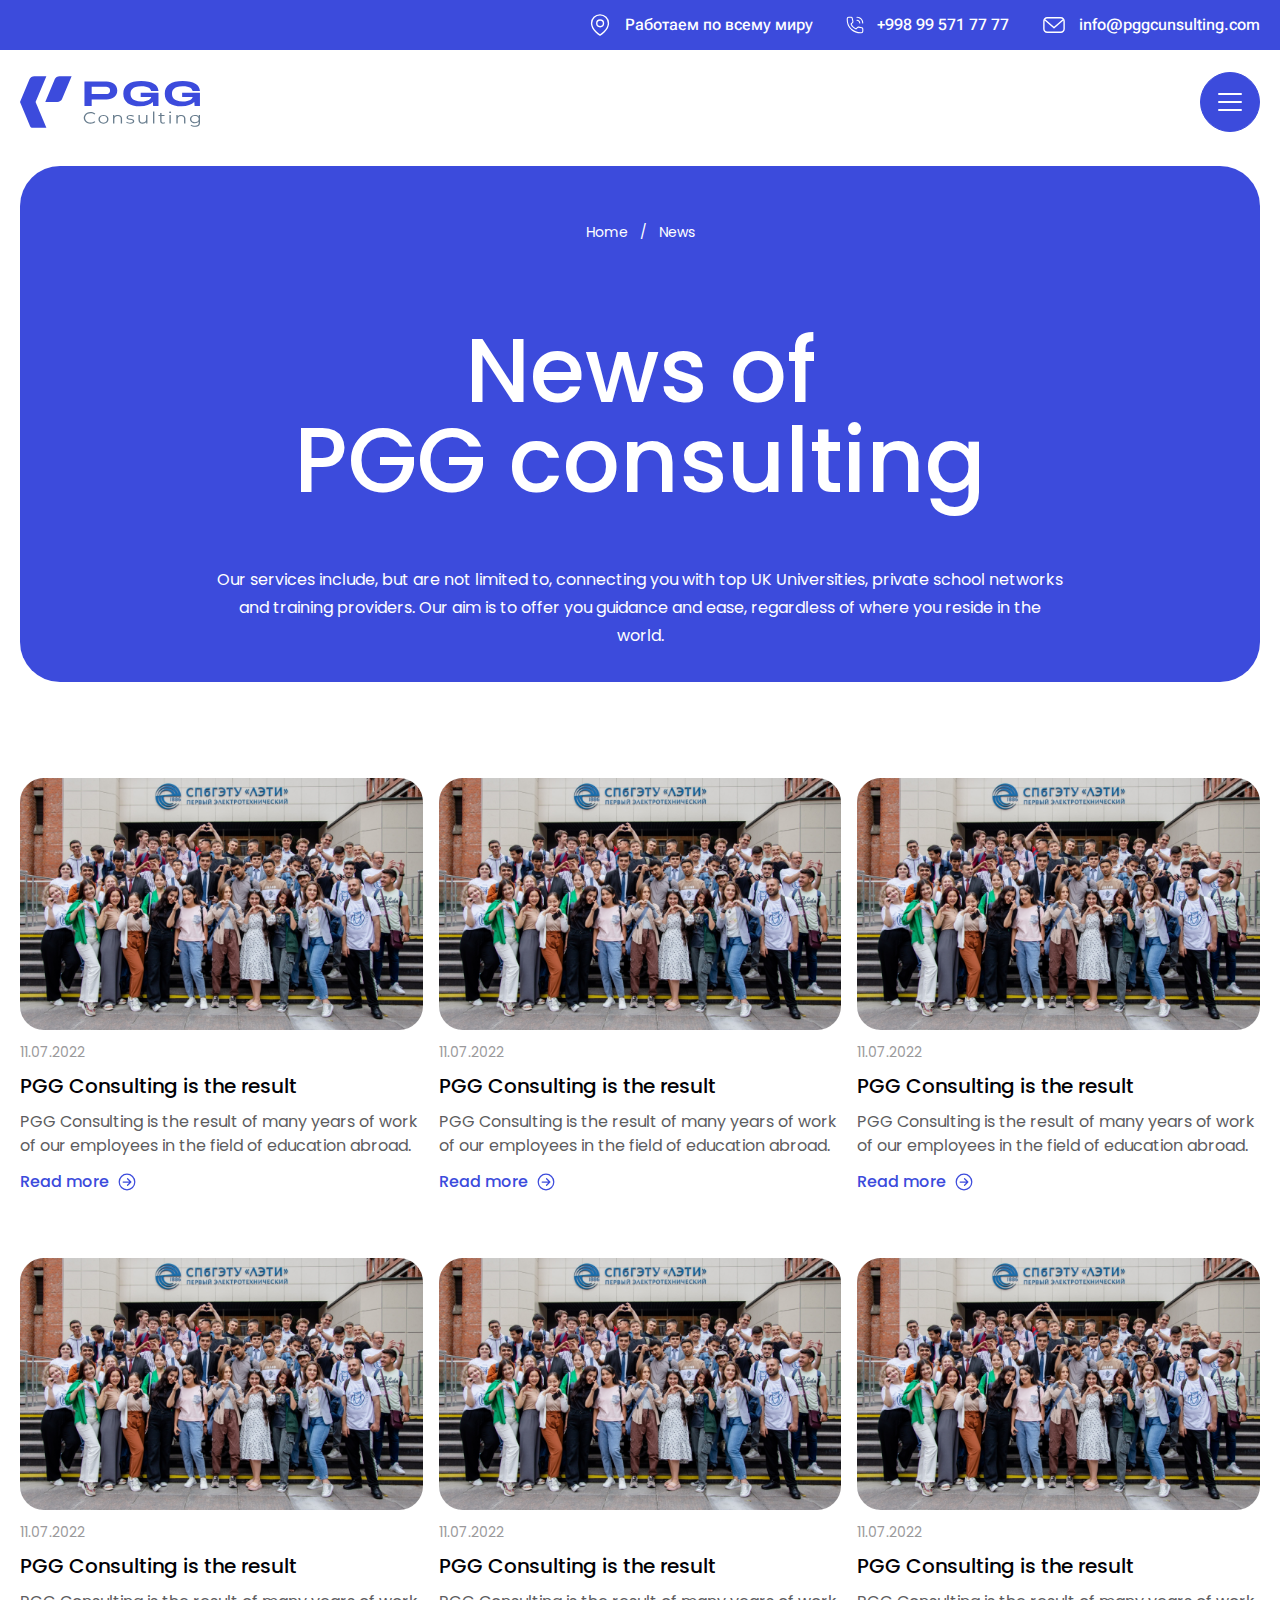
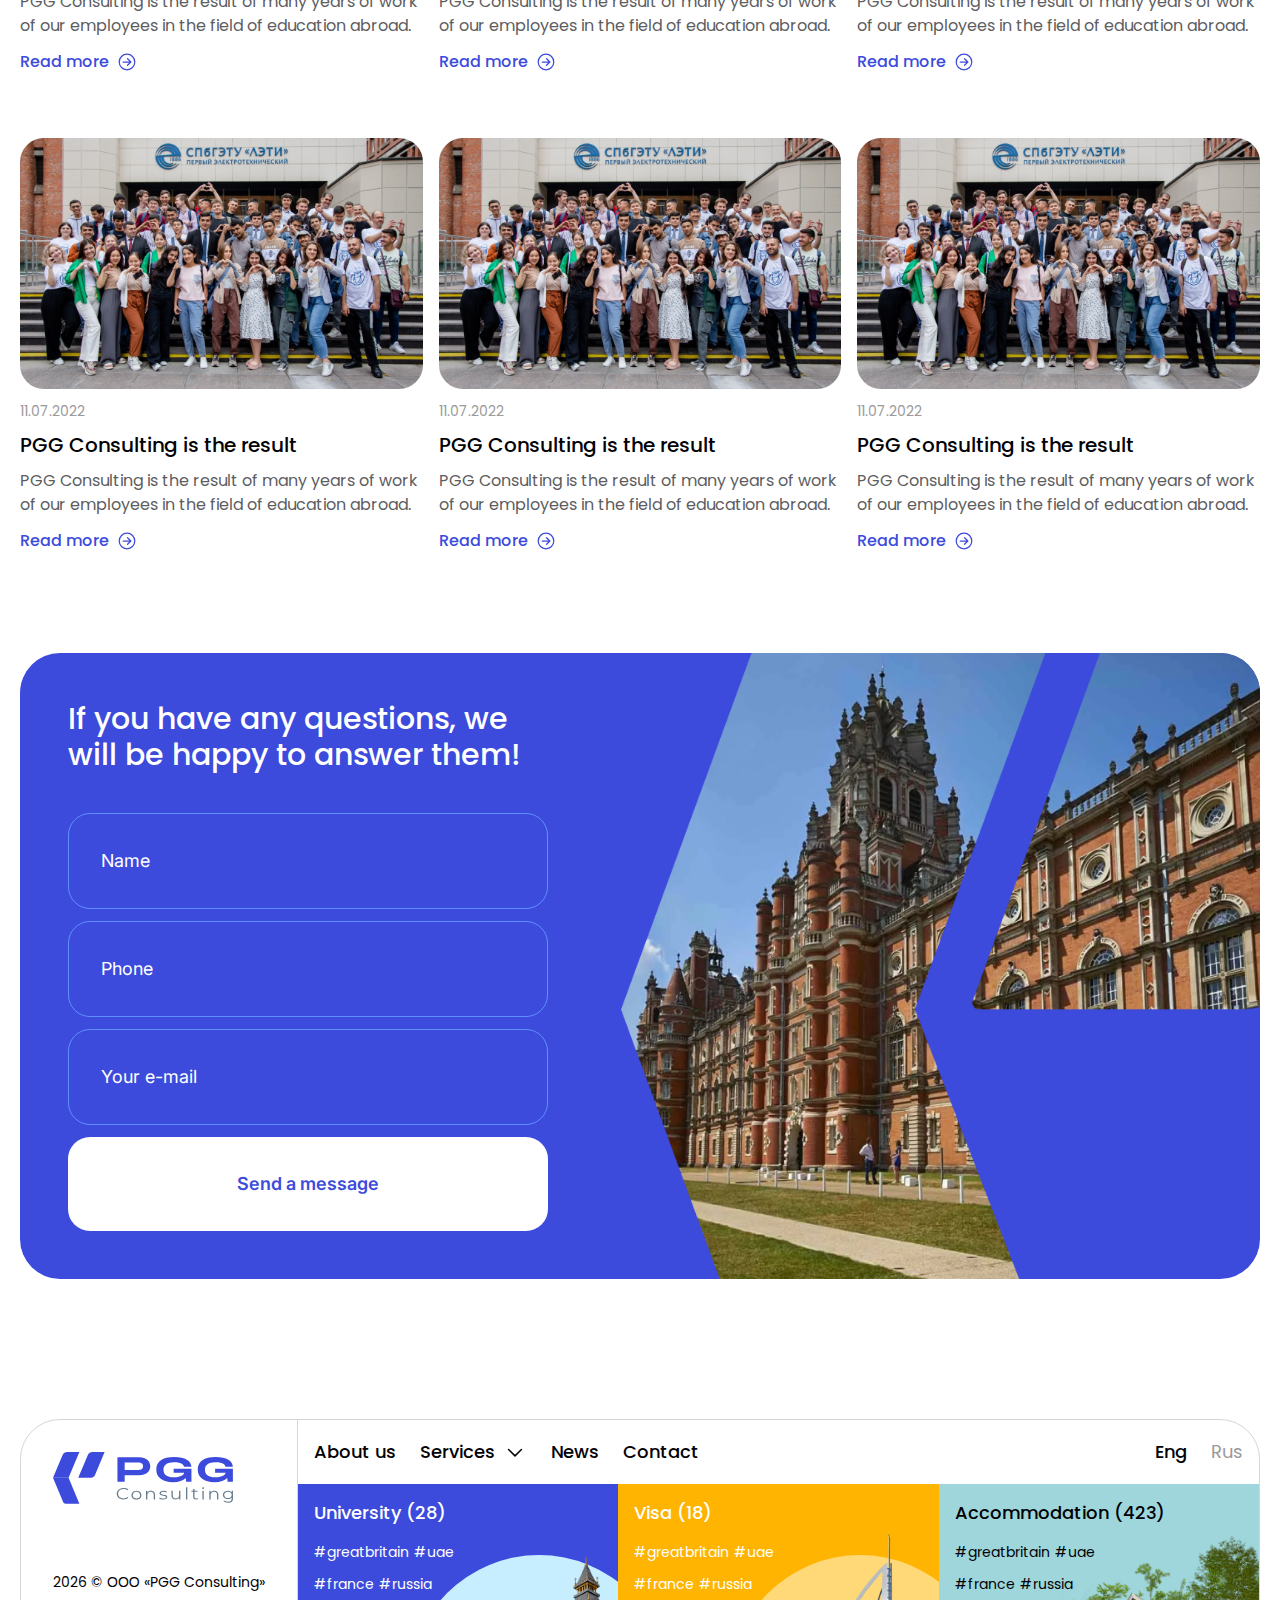
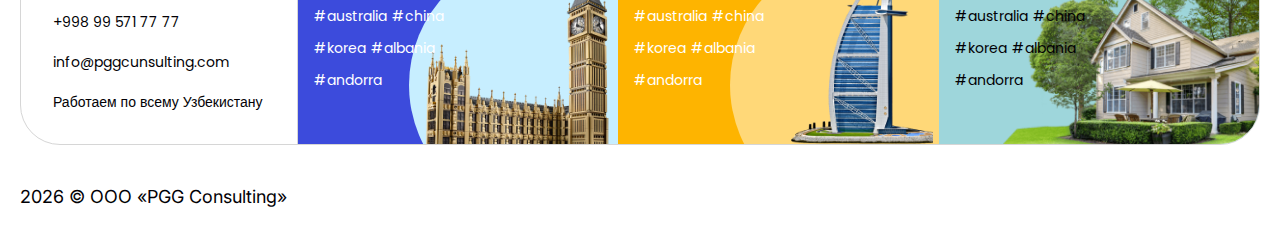
<file: news.html>
<!DOCTYPE html>
<html lang="en">
  <head>
	<meta charset="UTF-8" />
	<meta http-equiv="X-UA-Compatible" content="IE=edge" />
	<meta name="viewport" content="width=device-width, initial-scale=1.0" />
	<title>PGG Consulting | News</title>
	<link rel="stylesheet" href="./css/basics.css">
	<script src="./js/scripts.js" defer></script>
  </head>
  <body class="body">
	<header>
		<div class="header__inner">
		  <div class="header__info">
			<div class="header__info__inner contentCenter">
			  <div id="locationDiv">
				<a class="infoDiv" href="./contact.html">
				  <svg class="emailSvg" viewBox="0 0 28 28" fill="none" xmlns="http://www.w3.org/2000/svg">
					<path d="M13.9975 24.8873C13.9975 24.8873 4.93945 19.4448 4.93945 12.1847C4.93945 7.17267 9.00179 3.11033 14.0138 3.11033C19.0258 3.11033 23.0881 7.17267 23.0881 12.1847C23.0881 19.4448 13.9975 24.8873 13.9975 24.8873Z" stroke="white" stroke-width="1.5" stroke-miterlimit="10" stroke-linecap="round" stroke-linejoin="round"/>
					<path d="M14.1295 15.8153C16.134 15.8153 17.759 14.1903 17.759 12.1858C17.759 10.1813 16.134 8.55633 14.1295 8.55633C12.125 8.55633 10.5 10.1813 10.5 12.1858C10.5 14.1903 12.125 15.8153 14.1295 15.8153Z" stroke="white" stroke-width="1.5" stroke-miterlimit="10" stroke-linecap="round" stroke-linejoin="round"/>
				  </svg>
				  <span class="header__info__text">Работаем по всему миру</span>
				</a>
			  </div>
			  <div id="phoneDiv">
				<a class="infoDiv" href="tel:+998995717777">
					<svg class="phoneSvg" viewBox="0 0 28 28" fill="none" xmlns="http://www.w3.org/2000/svg">
					<path d="M11.2072 16.7592C12.2572 17.766 13.488 18.585 14.8484 19.166L15.4539 19.4238L17.3147 17.5338C17.7767 17.0648 18.4452 16.8618 19.0904 16.9972L23.5984 17.941C24.3614 18.1032 24.9062 18.7763 24.9062 19.5557V22.8013C24.9062 23.9622 23.9659 24.9025 22.805 24.9025H21.8075C17.2179 24.9025 12.6889 23.3823 9.26354 20.328C8.9812 20.0772 8.70704 19.817 8.43987 19.551L8.48304 19.5942C8.21587 19.327 7.95687 19.0528 7.70604 18.7705C4.65054 15.3463 3.13037 10.8173 3.13037 6.22767V5.23017C3.13037 4.06933 4.0707 3.129 5.23154 3.129H8.4772C9.25654 3.129 9.9297 3.67383 10.0919 4.43683L11.0369 8.94483C11.171 9.58883 10.9692 10.2585 10.5002 10.7205L8.6102 12.5813L8.86804 13.1868C9.44904 14.546 10.1992 15.7092 11.2072 16.7592Z" stroke="currentColor" stroke-width="1.5" stroke-miterlimit="10" stroke-linecap="round" stroke-linejoin="round"/>
					<path d="M16.7847 2.42916C16.3705 2.42916 16.0347 2.76495 16.0347 3.17916C16.0347 3.59338 16.3705 3.92916 16.7847 3.92916V2.42916ZM24.0718 11.2163C24.0718 11.6305 24.4076 11.9663 24.8218 11.9663C25.236 11.9663 25.5718 11.6305 25.5718 11.2163H24.0718ZM16.7847 6.55916C16.3705 6.55916 16.0347 6.89495 16.0347 7.30916C16.0347 7.72338 16.3705 8.05916 16.7847 8.05916V6.55916ZM19.9418 11.2163C19.9418 11.6305 20.2776 11.9663 20.6918 11.9663C21.106 11.9663 21.4418 11.6305 21.4418 11.2163H19.9418ZM16.7847 3.92916C20.8096 3.92916 24.0718 7.19138 24.0718 11.2163H25.5718C25.5718 6.36295 21.638 2.42916 16.7847 2.42916V3.92916ZM16.7847 8.05916C18.5278 8.05916 19.9418 9.47236 19.9418 11.2163H21.4418C21.4418 8.64364 19.3559 6.55916 16.7847 6.55916V8.05916Z" fill="currentColor"/>
					  </svg>	
					<span class="header__info__text">+998 99 571 77 77</span>
				</a>	
			  </div>
			  <div id="emailDiv">
				<a class="infoDiv" href="mailto:info@pggcunsulting.com">
				  <svg class="emailSvg" viewBox="0 0 32 32" fill="none" xmlns="http://www.w3.org/2000/svg">
					<path fill-rule="evenodd" clip-rule="evenodd" d="M4.46083 10.5641C4.42941 10.7424 4.41302 10.926 4.41302 11.1133V20.8867C4.41302 22.6226 5.81993 24.0295 7.55587 24.0295H24.4439C26.1799 24.0295 27.587 22.6224 27.5881 20.8875V11.1133C27.5881 10.9256 27.5716 10.7417 27.5401 10.5631L16.5576 19.9748C16.2367 20.2499 15.7631 20.2499 15.4421 19.9748L4.46083 10.5641ZM5.24738 8.98046L15.9999 18.1952L26.7531 8.97983C26.179 8.35908 25.3575 7.97048 24.4452 7.97048H7.55587C6.64322 7.97048 5.82151 8.35935 5.24738 8.98046ZM2.69873 11.1133C2.69873 8.43061 4.87315 6.25619 7.55587 6.25619H24.4452C27.1279 6.25619 29.3023 8.43061 29.3023 11.1133V20.888C29.3007 23.5691 27.1265 25.7438 24.4439 25.7438H7.55587C4.87315 25.7438 2.69873 23.5694 2.69873 20.8867V11.1133Z" fill="currentColor"/>
				  </svg>
				  <span class="header__info__text">info@pggcunsulting.com</span>
				</a>	
			  </div>
			</div>	
		  </div>
		  <div class="header__navigation">
			<div class="header__navigation__inner contentCenter">
			  <div class="logo">
				<a href="./index.html" aria-label="headerLogo">
				  <svg id="logoHeader" viewBox="0 0 268 77" fill="none" xmlns="http://www.w3.org/2000/svg">
						<path d="M58.9186 0C55.7832 0 52.9776 1.71799 51.9016 4.29749L37.6015 38.5H55.5518C58.6872 38.5 61.4928 36.782 62.5688 34.2025L76.8689 0H58.9186Z" fill="#3C4BDC"/>
						<path d="M39.2734 0H21.3231C18.1877 0 15.3821 1.71799 14.3061 4.29749L0.00596619 38.5H23.18L39.2734 0Z" fill="#3C4BDC"/>
						<path d="M0 38.5L15.0718 74.5431C15.6941 76.0312 17.1492 77 18.7622 77H39.2733L23.1799 38.5H0Z" fill="#3C4BDC"/>
						<path d="M144.812 21.264C144.812 29.4231 138.304 34.6531 128.811 34.6531H106.724V44.4339H95.9761V7.82422H128.811C138.31 7.82422 144.812 13.1049 144.812 21.264ZM134.069 21.264C134.069 15.7198 129.054 15.7198 125.832 15.7198H106.73V26.7524H125.832C129.054 26.7575 134.069 26.7575 134.069 21.264Z" fill="#3C4BDC"/>
						<path d="M179.677 24.8211H206.183V44.4335H198.246L197.766 38.6815C193.827 42.4469 187.556 44.9554 178.665 44.9554C163.265 44.9554 153.83 38.2609 153.83 26.1286C153.83 13.9963 163.26 7.30176 180.452 7.30176C197.165 7.30176 205.524 13.003 206.183 22.0997H195.261C194.665 19.3276 191.796 15.1974 180.458 15.1974C166.488 15.1974 164.579 21.9426 164.579 26.3364C164.579 30.7808 166.551 37.6832 180.458 37.6832C190.847 37.6832 195.024 33.71 195.261 30.9379H179.683V24.8211H179.677Z" fill="#3C4BDC"/>
						<path d="M241.407 24.8211H267.913V44.4335H259.976L259.496 38.6815C255.557 42.4469 249.286 44.9554 240.395 44.9554C224.995 44.9554 215.56 38.2609 215.56 26.1286C215.56 13.9963 224.99 7.30176 242.188 7.30176C258.9 7.30176 267.259 13.003 267.919 22.0997H256.997C256.401 19.3276 253.532 15.1974 242.194 15.1974C228.223 15.1974 226.314 21.9426 226.314 26.3364C226.314 30.7808 228.287 37.6832 242.194 37.6832C252.583 37.6832 256.76 33.71 256.997 30.9379H241.419V24.8211H241.407Z" fill="#3C4BDC"/>
						<path d="M99.8117 69.6762C98.2671 68.9312 97.0523 67.8974 96.1788 66.5747C95.2995 65.252 94.8599 63.7773 94.8599 62.1353C94.8599 60.4984 95.2995 59.0186 96.1788 57.701C97.0581 56.3783 98.2729 55.3445 99.8291 54.5995C101.385 53.8545 103.121 53.4795 105.047 53.4795C106.487 53.4795 107.824 53.6923 109.044 54.113C110.265 54.5336 111.3 55.1519 112.151 55.9627L110.849 57.103C109.334 55.76 107.419 55.086 105.105 55.086C103.572 55.086 102.172 55.3951 100.917 56.0083C99.6555 56.6266 98.6721 57.4678 97.9605 58.5371C97.249 59.6064 96.8903 60.8075 96.8903 62.1353C96.8903 63.463 97.249 64.6641 97.9605 65.7334C98.6721 66.8027 99.6555 67.644 100.917 68.2622C102.172 68.8805 103.572 69.1846 105.105 69.1846C107.436 69.1846 109.351 68.5055 110.849 67.1423L112.151 68.2825C111.3 69.0934 110.259 69.7116 109.027 70.1424C107.795 70.5732 106.458 70.786 105.018 70.786C103.092 70.7911 101.356 70.4211 99.8117 69.6762Z" fill="#667B8C"/>
						<path d="M120.475 69.9295C119.347 69.372 118.456 68.5967 117.808 67.6084C117.16 66.6202 116.836 65.5002 116.836 64.2536C116.836 63.0069 117.16 61.8869 117.808 60.8987C118.456 59.9105 119.341 59.1402 120.475 58.5878C121.603 58.0354 122.87 57.7617 124.276 57.7617C125.681 57.7617 126.948 58.0354 128.076 58.5878C129.204 59.1402 130.09 59.9105 130.726 60.8987C131.362 61.8869 131.686 63.0069 131.686 64.2536C131.686 65.5002 131.368 66.6202 130.726 67.6084C130.09 68.5967 129.204 69.372 128.076 69.9295C126.948 70.4869 125.681 70.7707 124.276 70.7707C122.87 70.7707 121.603 70.4869 120.475 69.9295ZM127.064 68.6169C127.886 68.2014 128.528 67.6186 128.99 66.8533C129.453 66.0932 129.685 65.2266 129.685 64.2536C129.685 63.2805 129.453 62.4139 128.99 61.6538C128.528 60.8936 127.886 60.3058 127.064 59.8902C126.243 59.4746 125.311 59.2719 124.276 59.2719C123.24 59.2719 122.309 59.4797 121.487 59.8902C120.666 60.3058 120.018 60.8936 119.544 61.6538C119.069 62.4139 118.838 63.2805 118.838 64.2536C118.838 65.2266 119.075 66.0932 119.544 66.8533C120.012 67.6135 120.66 68.2014 121.487 68.6169C122.309 69.0325 123.24 69.2352 124.276 69.2352C125.311 69.2352 126.243 69.0274 127.064 68.6169Z" fill="#667B8C"/>
						<path d="M150.348 59.1604C151.43 60.0929 151.974 61.4511 151.974 63.2349V70.6491H150.001V63.4022C150.001 62.0744 149.619 61.0609 148.861 60.3615C148.103 59.6621 147.022 59.3175 145.616 59.3175C144.043 59.3175 142.799 59.728 141.885 60.5439C140.971 61.3598 140.508 62.495 140.508 63.9343V70.644H138.535V57.858H140.421V60.2145C140.959 59.4341 141.7 58.831 142.654 58.4053C143.609 57.9745 144.714 57.7617 145.969 57.7617C147.808 57.7617 149.266 58.228 150.348 59.1604Z" fill="#667B8C"/>
						<path d="M160.674 70.3205C159.592 70.0215 158.747 69.6465 158.134 69.1904L159.025 67.8271C159.633 68.2478 160.402 68.5924 161.328 68.8609C162.253 69.1295 163.213 69.2613 164.214 69.2613C165.545 69.2613 166.534 69.0789 167.17 68.714C167.807 68.3491 168.125 67.8322 168.125 67.1683C168.125 66.697 167.951 66.3271 167.598 66.0635C167.245 65.795 166.8 65.5922 166.268 65.4554C165.73 65.3186 165.018 65.1818 164.127 65.0551C162.941 64.8625 161.993 64.6648 161.27 64.4621C160.547 64.2594 159.933 63.9148 159.424 63.4283C158.915 62.9418 158.661 62.2678 158.661 61.4113C158.661 60.342 159.17 59.4653 160.188 58.7862C161.206 58.1071 162.623 57.7676 164.434 57.7676C165.377 57.7676 166.32 57.8791 167.263 58.097C168.206 58.3149 168.981 58.6038 169.594 58.9585L168.732 60.342C167.529 59.6122 166.094 59.2474 164.428 59.2474C163.167 59.2474 162.224 59.44 161.582 59.8302C160.94 60.2204 160.622 60.7322 160.622 61.3606C160.622 61.8471 160.801 62.2373 161.166 62.5262C161.524 62.8201 161.975 63.033 162.513 63.1698C163.051 63.3067 163.792 63.4486 164.735 63.5955C165.898 63.7881 166.835 63.9857 167.54 64.1783C168.24 64.3709 168.842 64.7054 169.345 65.1767C169.849 65.648 170.092 66.2966 170.092 67.1227C170.092 68.2427 169.559 69.1295 168.495 69.7833C167.431 70.437 165.955 70.7664 164.07 70.7664C162.889 70.7715 161.756 70.6195 160.674 70.3205Z" fill="#667B8C"/>
						<path d="M189.714 57.8586V70.6446H187.828V68.3084C187.313 69.0888 186.596 69.6919 185.693 70.1176C184.785 70.5483 183.75 70.7612 182.587 70.7612C180.684 70.7612 179.18 70.295 178.081 69.3625C176.981 68.43 176.426 67.0668 176.426 65.2677V57.8535H178.399V65.1005C178.399 66.4434 178.775 67.4671 179.538 68.1614C180.296 68.8607 181.378 69.2054 182.784 69.2054C184.317 69.2054 185.531 68.7949 186.422 67.979C187.313 67.163 187.753 66.0228 187.753 64.5633V57.8535H189.714V57.8586Z" fill="#667B8C"/>
						<path d="M198.067 52.6084H200.04V70.6497H198.067V52.6084Z" fill="#667B8C"/>
						<path d="M216.105 69.8696C215.734 70.1636 215.277 70.3865 214.728 70.5385C214.178 70.6906 213.611 70.7717 213.021 70.7717C211.65 70.7717 210.597 70.4473 209.857 69.7987C209.116 69.15 208.746 68.2327 208.746 67.0519V59.3185H206.137V57.859H208.746V55.0615H210.719V57.859H215.162V59.3185H210.719V66.9506C210.719 67.7107 210.939 68.2935 211.373 68.6888C211.806 69.0841 212.431 69.2868 213.247 69.2868C213.652 69.2868 214.045 69.2311 214.427 69.1145C214.809 69.003 215.133 68.8409 215.41 68.628L216.105 69.8696Z" fill="#667B8C"/>
						<path d="M222.491 54.6965C222.213 54.4533 222.074 54.1593 222.074 53.8198C222.074 53.4954 222.213 53.2116 222.491 52.9684C222.768 52.7251 223.11 52.6035 223.52 52.6035C223.931 52.6035 224.267 52.7201 224.55 52.9582C224.834 53.1964 224.967 53.4752 224.967 53.7944C224.967 54.1492 224.828 54.4533 224.55 54.6965C224.273 54.9398 223.931 55.0614 223.52 55.0614C223.11 55.0614 222.768 54.9398 222.491 54.6965ZM222.514 57.8588H224.487V70.6448H222.514V57.8588Z" fill="#667B8C"/>
						<path d="M244.624 59.1604C245.705 60.0929 246.249 61.4511 246.249 63.2349V70.6491H244.276V63.4022C244.276 62.0744 243.895 61.0609 243.137 60.3615C242.379 59.6621 241.297 59.3175 239.892 59.3175C238.318 59.3175 237.074 59.728 236.16 60.5439C235.246 61.3649 234.784 62.495 234.784 63.9343V70.644H232.811V57.858H234.697V60.2145C235.235 59.4341 235.975 58.831 236.93 58.4053C237.884 57.9745 238.989 57.7617 240.244 57.7617C242.078 57.7617 243.536 58.228 244.624 59.1604Z" fill="#667B8C"/>
						<path d="M268 57.8582V69.0884C268 71.2625 267.393 72.869 266.184 73.913C264.975 74.9569 263.147 75.4789 260.705 75.4789C259.358 75.4789 258.073 75.3066 256.864 74.9569C255.649 74.6072 254.666 74.1258 253.908 73.5126L254.909 72.2C255.609 72.7524 256.465 73.1781 257.477 73.4872C258.484 73.7964 259.543 73.9484 260.653 73.9484C262.505 73.9484 263.864 73.5734 264.732 72.8183C265.599 72.0632 266.033 70.8925 266.033 69.3063V67.6796C265.426 68.4904 264.622 69.1036 263.633 69.5293C262.643 69.9499 261.544 70.1628 260.341 70.1628C258.97 70.1628 257.726 69.8993 256.61 69.3722C255.493 68.8452 254.614 68.1053 253.972 67.1576C253.336 66.2099 253.017 65.1355 253.017 63.9345C253.017 62.7334 253.336 61.6641 253.972 60.7266C254.608 59.789 255.487 59.0592 256.592 58.5373C257.703 58.0203 258.953 57.7568 260.341 57.7568C261.579 57.7568 262.701 57.9747 263.696 58.4106C264.691 58.8464 265.501 59.4799 266.108 60.3059V57.8481H268V57.8582ZM263.395 68.0343C264.246 67.639 264.911 67.0816 265.38 66.367C265.854 65.6524 266.085 64.8416 266.085 63.9345C266.085 63.0273 265.848 62.2216 265.38 61.5171C264.911 60.8127 264.252 60.2603 263.407 59.865C262.562 59.4697 261.608 59.2721 260.538 59.2721C259.485 59.2721 258.536 59.4647 257.692 59.8549C256.847 60.2451 256.193 60.7925 255.719 61.507C255.25 62.2216 255.013 63.0324 255.013 63.9395C255.013 64.8467 255.25 65.6575 255.719 66.3721C256.193 67.0866 256.847 67.639 257.692 68.0394C258.536 68.4347 259.485 68.6374 260.538 68.6374C261.59 68.6374 262.545 68.4296 263.395 68.0343Z" fill="#667B8C"/>
				  </svg>
				</a>
				<a href="./index.html" aria-label="mobileLogo">
				  <svg id="logoMobile" class="hidden" viewBox="0 0 170 56" fill="none" xmlns="http://www.w3.org/2000/svg">
						  <path d="M37.1784 -3.8147e-06C35.2 -3.8147e-06 33.4296 1.23745 32.7506 3.09546L23.7271 27.7314H35.054C37.0324 27.7314 38.8028 26.4939 39.4818 24.6359L48.5053 -3.8147e-06H37.1784Z" fill="white"/>
						  <path d="M24.7819 -3.8147e-06H13.455C11.4766 -3.8147e-06 9.70617 1.23745 9.02722 3.09546L0.00366211 27.7314H14.6268L24.7819 -3.8147e-06Z" fill="white"/>
						  <path d="M0 27.7314L9.19752 52.8386C9.77489 54.4148 11.2749 55.4627 12.9534 55.4627H24.7819L14.6268 27.7314H0Z" fill="white"/>
						  <path d="M91.3781 15.3166C91.3781 21.1936 87.2715 24.9607 81.2814 24.9607H67.3445V32.0058H60.5623V5.63595H81.2814C87.2752 5.63595 91.3781 9.43956 91.3781 15.3166ZM84.5995 15.3166C84.5995 11.3231 81.4347 11.3231 79.4015 11.3231H67.3482V19.2698H79.4015C81.4347 19.2735 84.5995 19.2735 84.5995 15.3166Z" fill="white"/>
						  <path d="M113.378 17.8791H130.104V32.0058H125.096L124.793 27.8627C122.307 30.5748 118.35 32.3817 112.74 32.3817C103.022 32.3817 97.0688 27.5597 97.0688 18.8209C97.0688 10.082 103.019 5.25997 113.868 5.25997C124.413 5.25997 129.688 9.36656 130.104 15.9189H123.212C122.836 13.9221 121.026 10.9471 113.871 10.9471C105.056 10.9471 103.851 15.8057 103.851 18.9705C103.851 22.1718 105.096 27.1436 113.871 27.1436C120.427 27.1436 123.063 24.2817 123.212 22.285H113.382V17.8791H113.378Z" fill="white"/>
						  <path d="M152.331 17.8791H169.057V32.0058H164.049L163.746 27.8627C161.26 30.5748 157.303 32.3817 151.692 32.3817C141.975 32.3817 136.021 27.5597 136.021 18.8209C136.021 10.082 141.971 5.25997 152.824 5.25997C163.37 5.25997 168.644 9.36656 169.06 15.9189H162.169C161.793 13.9221 159.982 10.9471 152.827 10.9471C144.012 10.9471 142.807 15.8057 142.807 18.9705C142.807 22.1718 144.052 27.1436 152.827 27.1436C159.383 27.1436 162.019 24.2817 162.169 22.285H152.338V17.8791H152.331Z" fill="white"/>
						  <path d="M62.9823 50.188C62.0077 49.6514 61.2411 48.9067 60.6899 47.954C60.1351 47.0013 59.8577 45.939 59.8577 44.7563C59.8577 43.5773 60.1351 42.5114 60.6899 41.5623C61.2448 40.6096 62.0114 39.8649 62.9933 39.3283C63.9752 38.7917 65.0703 38.5216 66.2859 38.5216C67.1948 38.5216 68.038 38.6749 68.8082 38.9779C69.5784 39.2809 70.2318 39.7262 70.7684 40.3103L69.9471 41.1316C68.9907 40.1642 67.7825 39.6787 66.3224 39.6787C65.355 39.6787 64.4717 39.9014 63.6795 40.3431C62.8838 40.7884 62.2632 41.3944 61.8142 42.1646C61.3652 42.9348 61.1389 43.7999 61.1389 44.7563C61.1389 45.7127 61.3652 46.5778 61.8142 47.348C62.2632 48.1183 62.8838 48.7242 63.6795 49.1695C64.4717 49.6149 65.355 49.8339 66.3224 49.8339C67.7934 49.8339 69.0017 49.3448 69.9471 48.3628L70.7684 49.1842C70.2318 49.7682 69.5748 50.2135 68.7973 50.5238C68.0198 50.8341 67.1765 50.9874 66.2676 50.9874C65.0521 50.9911 63.957 50.7246 62.9823 50.188Z" fill="white"/>
						  <path d="M76.0211 50.3705C75.3093 49.969 74.7472 49.4105 74.3383 48.6987C73.9295 47.9869 73.7251 47.1801 73.7251 46.2822C73.7251 45.3842 73.9295 44.5775 74.3383 43.8657C74.7472 43.1538 75.3057 42.599 76.0211 42.2011C76.7329 41.8032 77.5324 41.6061 78.4194 41.6061C79.3064 41.6061 80.1058 41.8032 80.8176 42.2011C81.5295 42.599 82.0879 43.1538 82.4895 43.8657C82.891 44.5775 83.0954 45.3842 83.0954 46.2822C83.0954 47.1801 82.8947 47.9869 82.4895 48.6987C82.0879 49.4105 81.5295 49.969 80.8176 50.3705C80.1058 50.772 79.3064 50.9764 78.4194 50.9764C77.5324 50.9764 76.7329 50.772 76.0211 50.3705ZM80.1788 49.4251C80.6972 49.1257 81.1024 48.706 81.3944 48.1548C81.6864 47.6072 81.8324 46.983 81.8324 46.2822C81.8324 45.5813 81.6864 44.9571 81.3944 44.4095C81.1024 43.862 80.6972 43.4386 80.1788 43.1393C79.6605 42.8399 79.0728 42.6939 78.4194 42.6939C77.766 42.6939 77.1783 42.8436 76.6599 43.1393C76.1416 43.4386 75.7328 43.862 75.4334 44.4095C75.1341 44.9571 74.9881 45.5813 74.9881 46.2822C74.9881 46.983 75.1378 47.6072 75.4334 48.1548C75.7291 48.7023 76.1379 49.1257 76.6599 49.4251C77.1783 49.7244 77.766 49.8704 78.4194 49.8704C79.0728 49.8704 79.6605 49.7207 80.1788 49.4251Z" fill="white"/>
						  <path d="M94.8717 42.6136C95.5543 43.2853 95.8974 44.2635 95.8974 45.5484V50.8888H94.6526V45.6689C94.6526 44.7125 94.4117 43.9825 93.9335 43.4787C93.4553 42.975 92.7727 42.7268 91.8857 42.7268C90.8928 42.7268 90.108 43.0224 89.5313 43.6101C88.9545 44.1978 88.6625 45.0155 88.6625 46.0522V50.8852H87.4177V41.6755H88.6077V43.3729C88.9472 42.8107 89.4145 42.3763 90.0168 42.0697C90.6191 41.7594 91.3163 41.6061 92.1084 41.6061C93.2692 41.6061 94.189 41.9419 94.8717 42.6136Z" fill="white"/>
						  <path d="M101.387 50.6516C100.705 50.4362 100.172 50.1661 99.7847 49.8376L100.347 48.8556C100.73 49.1586 101.216 49.4068 101.8 49.6003C102.384 49.7937 102.99 49.8887 103.621 49.8887C104.461 49.8887 105.085 49.7572 105.486 49.4944C105.888 49.2316 106.089 48.8593 106.089 48.3811C106.089 48.0416 105.979 47.7751 105.757 47.5853C105.534 47.3919 105.253 47.2458 104.917 47.1473C104.578 47.0487 104.129 46.9502 103.566 46.8589C102.818 46.7202 102.219 46.5778 101.763 46.4318C101.307 46.2858 100.92 46.0376 100.599 45.6872C100.277 45.3367 100.117 44.8512 100.117 44.2343C100.117 43.4641 100.438 42.8326 101.081 42.3435C101.723 41.8543 102.617 41.6098 103.76 41.6098C104.355 41.6098 104.95 41.6901 105.545 41.847C106.14 42.004 106.629 42.2121 107.016 42.4676L106.472 43.4641C105.713 42.9385 104.807 42.6757 103.756 42.6757C102.96 42.6757 102.365 42.8144 101.96 43.0954C101.555 43.3765 101.354 43.7452 101.354 44.1978C101.354 44.5483 101.467 44.8293 101.697 45.0374C101.924 45.2491 102.208 45.4024 102.548 45.501C102.887 45.5995 103.355 45.7018 103.95 45.8076C104.683 45.9463 105.275 46.0887 105.72 46.2274C106.162 46.3661 106.541 46.607 106.859 46.9465C107.177 47.286 107.33 47.7532 107.33 48.3482C107.33 49.1549 106.994 49.7937 106.322 50.2646C105.651 50.7355 104.72 50.9728 103.53 50.9728C102.785 50.9764 102.07 50.8669 101.387 50.6516Z" fill="white"/>
						  <path d="M119.712 41.6755V50.8852H118.522V49.2024C118.197 49.7646 117.744 50.1989 117.175 50.5056C116.602 50.8158 115.948 50.9691 115.214 50.9691C114.014 50.9691 113.064 50.6333 112.371 49.9617C111.677 49.29 111.327 48.3081 111.327 47.0122V41.6718H112.572V46.8918C112.572 47.8591 112.809 48.5964 113.291 49.0965C113.769 49.6003 114.452 49.8485 115.339 49.8485C116.306 49.8485 117.072 49.5528 117.635 48.9651C118.197 48.3774 118.474 47.5561 118.474 46.5048V41.6718H119.712V41.6755Z" fill="white"/>
						  <path d="M124.983 37.8939H126.228V50.8889H124.983V37.8939Z" fill="white"/>
						  <path d="M136.364 50.3267C136.131 50.5384 135.842 50.699 135.496 50.8085C135.149 50.918 134.791 50.9764 134.419 50.9764C133.554 50.9764 132.889 50.7428 132.422 50.2756C131.955 49.8084 131.721 49.1477 131.721 48.2971V42.7268H130.075V41.6755H131.721V39.6605H132.966V41.6755H135.769V42.7268H132.966V48.2241C132.966 48.7717 133.105 49.1914 133.378 49.4762C133.652 49.7609 134.046 49.9069 134.561 49.9069C134.817 49.9069 135.065 49.8667 135.306 49.7828C135.547 49.7025 135.751 49.5857 135.926 49.4324L136.364 50.3267Z" fill="white"/>
						  <path d="M140.394 39.3977C140.219 39.2225 140.132 39.0107 140.132 38.7662C140.132 38.5325 140.219 38.3281 140.394 38.1529C140.57 37.9777 140.785 37.8901 141.044 37.8901C141.303 37.8901 141.515 37.974 141.694 38.1456C141.873 38.3172 141.957 38.518 141.957 38.7479C141.957 39.0034 141.869 39.2225 141.694 39.3977C141.519 39.5729 141.303 39.6605 141.044 39.6605C140.785 39.6605 140.57 39.5729 140.394 39.3977ZM140.409 41.6755H141.654V50.8852H140.409V41.6755Z" fill="white"/>
						  <path d="M154.36 42.6136C155.043 43.2853 155.386 44.2635 155.386 45.5484V50.8888H154.141V45.6689C154.141 44.7125 153.9 43.9825 153.422 43.4787C152.944 42.975 152.261 42.7268 151.374 42.7268C150.382 42.7268 149.597 43.0224 149.02 43.6101C148.443 44.2015 148.151 45.0155 148.151 46.0522V50.8852H146.906V41.6755H148.096V43.3729C148.436 42.8107 148.903 42.3763 149.506 42.0697C150.108 41.7594 150.805 41.6061 151.597 41.6061C152.754 41.6061 153.674 41.9419 154.36 42.6136Z" fill="white"/>
						  <path d="M169.111 41.6755V49.7645C169.111 51.3305 168.728 52.4877 167.965 53.2396C167.202 53.9916 166.049 54.3676 164.508 54.3676C163.658 54.3676 162.847 54.2435 162.084 53.9916C161.318 53.7397 160.697 53.393 160.219 52.9513L160.851 52.0058C161.292 52.4037 161.833 52.7103 162.471 52.933C163.107 53.1557 163.775 53.2652 164.475 53.2652C165.643 53.2652 166.501 52.9951 167.049 52.4512C167.596 51.9073 167.87 51.0641 167.87 49.9215V48.7498C167.487 49.3338 166.979 49.7755 166.355 50.0821C165.731 50.3851 165.038 50.5384 164.278 50.5384C163.413 50.5384 162.628 50.3486 161.924 49.969C161.219 49.5893 160.664 49.0564 160.259 48.3738C159.858 47.6912 159.657 46.9173 159.657 46.0522C159.657 45.1871 159.858 44.4168 160.259 43.7415C160.661 43.0662 161.216 42.5406 161.913 42.1646C162.614 41.7923 163.402 41.6025 164.278 41.6025C165.059 41.6025 165.768 41.7594 166.395 42.0733C167.023 42.3873 167.534 42.8436 167.918 43.4386V41.6682H169.111V41.6755ZM166.206 49.0053C166.742 48.7206 167.162 48.319 167.458 47.8043C167.757 47.2896 167.903 46.7056 167.903 46.0522C167.903 45.3988 167.753 44.8184 167.458 44.311C167.162 43.8036 166.746 43.4057 166.213 43.121C165.68 42.8363 165.078 42.6939 164.402 42.6939C163.738 42.6939 163.139 42.8326 162.606 43.1137C162.073 43.3948 161.661 43.789 161.362 44.3037C161.066 44.8184 160.916 45.4024 160.916 46.0558C160.916 46.7092 161.066 47.2933 161.362 47.808C161.661 48.3227 162.073 48.7206 162.606 49.0089C163.139 49.2937 163.738 49.4397 164.402 49.4397C165.067 49.4397 165.669 49.29 166.206 49.0053Z" fill="white"/>
				  </svg>
				</a>
			  </div>
			  <div class="hamburger">
				<span class="hamburger__span" id="span1"></span>	
				<span class="hamburger__span" id="span2"></span>	
				<span class="hamburger__span" id="span3"></span>	
			  </div>  
			</div> 	
		  </div>
		</div>	
		<div class="mobileHeader hidden">
		  <div class="mobileHeader__inner contentCenter">
			<div class="margin"></div>
			<div class="mobileHeader__content">
			  <div class="mobileLinkContainer">
				  <a class="mobileLink" href="./index.html" aria-label="home">Home</a>
				  <a class="mobileLink" href="./about.html" aria-label="about">About us</a>
				  <div class="servicesMobileContainer">
					<div class="servicesMobileDiv">
					  <span class="mobileLink">Services</span>		
					  <svg class="chevron-down" viewBox="0 0 24 24" fill="none" xmlns="http://www.w3.org/2000/svg">
						<path d="M18.4332 9.4502L12.0042 15.8802L5.57422 9.4502" stroke="white" stroke-width="1.5" stroke-miterlimit="10" stroke-linecap="round" stroke-linejoin="round"/>
					  </svg>
					</div>
					<div class="mobileServiceList">
					  <a class="serviceList__link" href="./educational-programs.html" aria-label="educational-programs">Educational programs</a>
					  <a class="serviceList__link" href="./accomodation-consulting.html" aria-label="accomodation-consulting">Accomodation consulting</a>
					  <a class="serviceList__link" href="./visa-consulting.html" aria-label="visa-consulting">Visa consulting</a>
					</div>
				  </div>
				  <a class="mobileLink" href="./news.html" aria-label="news">News</a>
				  <a class="mobileLink" href="./contact.html" aria-label="contact">Contact</a>
			  </div>
			  <div class="mobileSocialMediaContainer">
				  <div class="mobileSvyaz">
					<div id="phoneDiv">
						  <a class="infoDiv" href="tel:+998995717777">
							  <svg class="phoneSvg" viewBox="0 0 28 28" fill="none" xmlns="http://www.w3.org/2000/svg">
							  <path d="M11.2072 16.7592C12.2572 17.766 13.488 18.585 14.8484 19.166L15.4539 19.4238L17.3147 17.5338C17.7767 17.0648 18.4452 16.8618 19.0904 16.9972L23.5984 17.941C24.3614 18.1032 24.9062 18.7763 24.9062 19.5557V22.8013C24.9062 23.9622 23.9659 24.9025 22.805 24.9025H21.8075C17.2179 24.9025 12.6889 23.3823 9.26354 20.328C8.9812 20.0772 8.70704 19.817 8.43987 19.551L8.48304 19.5942C8.21587 19.327 7.95687 19.0528 7.70604 18.7705C4.65054 15.3463 3.13037 10.8173 3.13037 6.22767V5.23017C3.13037 4.06933 4.0707 3.129 5.23154 3.129H8.4772C9.25654 3.129 9.9297 3.67383 10.0919 4.43683L11.0369 8.94483C11.171 9.58883 10.9692 10.2585 10.5002 10.7205L8.6102 12.5813L8.86804 13.1868C9.44904 14.546 10.1992 15.7092 11.2072 16.7592Z" stroke="currentColor" stroke-width="1.5" stroke-miterlimit="10" stroke-linecap="round" stroke-linejoin="round"/>
							  <path d="M16.7847 2.42916C16.3705 2.42916 16.0347 2.76495 16.0347 3.17916C16.0347 3.59338 16.3705 3.92916 16.7847 3.92916V2.42916ZM24.0718 11.2163C24.0718 11.6305 24.4076 11.9663 24.8218 11.9663C25.236 11.9663 25.5718 11.6305 25.5718 11.2163H24.0718ZM16.7847 6.55916C16.3705 6.55916 16.0347 6.89495 16.0347 7.30916C16.0347 7.72338 16.3705 8.05916 16.7847 8.05916V6.55916ZM19.9418 11.2163C19.9418 11.6305 20.2776 11.9663 20.6918 11.9663C21.106 11.9663 21.4418 11.6305 21.4418 11.2163H19.9418ZM16.7847 3.92916C20.8096 3.92916 24.0718 7.19138 24.0718 11.2163H25.5718C25.5718 6.36295 21.638 2.42916 16.7847 2.42916V3.92916ZM16.7847 8.05916C18.5278 8.05916 19.9418 9.47236 19.9418 11.2163H21.4418C21.4418 8.64364 19.3559 6.55916 16.7847 6.55916V8.05916Z" fill="currentColor"/>
								</svg>	
							  <span class="header__info__text">+998 99 571 77 77</span>
						  </a>	
					</div>
					<div id="emailDiv">
						  <a class="infoDiv" href="mailto:info@pggcunsulting.com">
							<svg class="emailSvg" viewBox="0 0 32 32" fill="none" xmlns="http://www.w3.org/2000/svg">
							  <path fill-rule="evenodd" clip-rule="evenodd" d="M4.46083 10.5641C4.42941 10.7424 4.41302 10.926 4.41302 11.1133V20.8867C4.41302 22.6226 5.81993 24.0295 7.55587 24.0295H24.4439C26.1799 24.0295 27.587 22.6224 27.5881 20.8875V11.1133C27.5881 10.9256 27.5716 10.7417 27.5401 10.5631L16.5576 19.9748C16.2367 20.2499 15.7631 20.2499 15.4421 19.9748L4.46083 10.5641ZM5.24738 8.98046L15.9999 18.1952L26.7531 8.97983C26.179 8.35908 25.3575 7.97048 24.4452 7.97048H7.55587C6.64322 7.97048 5.82151 8.35935 5.24738 8.98046ZM2.69873 11.1133C2.69873 8.43061 4.87315 6.25619 7.55587 6.25619H24.4452C27.1279 6.25619 29.3023 8.43061 29.3023 11.1133V20.888C29.3007 23.5691 27.1265 25.7438 24.4439 25.7438H7.55587C4.87315 25.7438 2.69873 23.5694 2.69873 20.8867V11.1133Z" fill="currentColor"/>
							</svg>
							<span class="header__info__text">info@pggcunsulting.com</span>
						  </a>	
					</div>	
				  </div>
				  <div class="socialMediaDiv">
					  <a href="#" aria-label="facebook" class="socialMedia">
						<svg class="socialMediaIcon" viewBox="0 0 40 40" fill="none" xmlns="http://www.w3.org/2000/svg">
						  <path d="M22.3537 36.6666H16.7108C15.7682 36.6666 15.0015 35.9051 15.0015 34.9689V22.3266H11.7093C10.7667 22.3266 10 21.5648 10 20.6289V15.2117C10 14.2755 10.7667 13.5139 11.7093 13.5139H15.0015V10.8011C15.0015 8.11137 15.8518 5.82293 17.4603 4.18364C19.076 2.53687 21.334 1.66663 23.9901 1.66663L28.2937 1.67357C29.2346 1.67517 30 2.43674 30 3.37134V8.40109C30 9.3373 29.2335 10.0989 28.2913 10.0989L25.3937 10.0999C24.51 10.0999 24.285 10.2759 24.2369 10.3298C24.1576 10.4193 24.0632 10.6722 24.0632 11.3705V13.5136H28.0735C28.3754 13.5136 28.6679 13.5876 28.9193 13.727C29.4615 14.0279 29.7986 14.597 29.7986 15.2119L29.7965 20.6291C29.7965 21.5648 29.0298 22.3264 28.0872 22.3264H24.0632V34.9689C24.0632 35.9051 23.2962 36.6666 22.3537 36.6666V36.6666ZM17.0672 34.6148H21.9972V21.4081C21.9972 20.783 22.5093 20.2745 23.1384 20.2745H27.7307L27.7326 15.5657H23.1382C22.5091 15.5657 21.9972 15.0573 21.9972 14.4322V11.3705C21.9972 10.5688 22.0792 9.6572 22.6884 8.972C23.4245 8.14368 24.5845 8.04808 25.3932 8.04808L27.9342 8.04701V3.72488L23.9885 3.71848C19.7199 3.71848 17.0672 6.43256 17.0672 10.8011V14.4322C17.0672 15.0571 16.5554 15.5657 15.9263 15.5657H12.0658V20.2745H15.9263C16.5554 20.2745 17.0672 20.783 17.0672 21.4081V34.6148ZM28.2896 3.72542H28.2899H28.2896Z" fill="#3C4BDC"/>
						</svg>
					  </a>
					  <a href="#" aria-label="instagram" class="socialMedia">
						<svg class="socialMediaIcon" viewBox="0 0 40 40" fill="none" xmlns="http://www.w3.org/2000/svg">
						  <path d="M36.5845 13.1335C36.5064 11.3624 36.22 10.1447 35.8096 9.08962C35.3863 7.96966 34.735 6.96696 33.8817 6.13341C33.048 5.28689 32.0385 4.6291 30.9313 4.21245C29.8699 3.80217 28.6583 3.51575 26.8869 3.43766C25.1022 3.35296 24.5356 3.33337 20.0091 3.33337C15.4826 3.33337 14.916 3.35296 13.1379 3.43105C11.3665 3.50914 10.1486 3.79581 9.09354 4.20584C7.97311 4.6291 6.97021 5.28027 6.13651 6.13341C5.28982 6.96696 4.63217 7.97627 4.21519 9.08326C3.80482 10.1447 3.51835 11.3557 3.44025 13.1269C3.35553 14.9112 3.33594 15.4777 3.33594 20.0033C3.33594 24.529 3.35553 25.0955 3.43363 26.8732C3.51174 28.6443 3.79846 29.862 4.20883 30.9171C4.63217 32.037 5.28982 33.0397 6.13651 33.8733C6.97021 34.7198 7.97972 35.3776 9.08692 35.7942C10.1486 36.2045 11.3598 36.4909 13.1316 36.569C14.9094 36.6474 15.4762 36.6667 20.0027 36.6667C24.5292 36.6667 25.0958 36.6474 26.8739 36.569C28.6454 36.4909 29.8632 36.2045 30.9183 35.7942C33.1589 34.9281 34.9304 33.157 35.7966 30.9171C36.2067 29.8556 36.4935 28.6443 36.5716 26.8732C36.6497 25.0955 36.6693 24.529 36.6693 20.0033C36.6693 15.4777 36.6627 14.9112 36.5845 13.1335ZM33.5822 26.743C33.5105 28.3709 33.237 29.25 33.009 29.836C32.4488 31.2882 31.2961 32.4407 29.8436 33.0008C29.2575 33.2287 28.3719 33.5022 26.75 33.5736C24.9915 33.652 24.4641 33.6713 20.0157 33.6713C15.5673 33.6713 15.0333 33.652 13.2812 33.5736C11.6529 33.5022 10.7737 33.2287 10.1875 33.0008C9.46473 32.7337 8.80682 32.3105 8.2728 31.757C7.7192 31.2165 7.29586 30.5653 7.02873 29.8426C6.80078 29.2566 6.52728 28.3709 6.45579 26.7496C6.37743 24.9914 6.3581 24.4639 6.3581 20.0163C6.3581 15.5688 6.37743 15.0349 6.45579 13.2833C6.52728 11.6554 6.80078 10.7763 7.02873 10.1903C7.29586 9.46735 7.7192 8.80982 8.27942 8.27566C8.81979 7.72216 9.47109 7.2989 10.1941 7.03208C10.7803 6.80417 11.6662 6.53072 13.2878 6.45899C15.0463 6.3809 15.5739 6.36132 20.0221 6.36132C24.4771 6.36132 25.0045 6.3809 26.7566 6.45899C28.3848 6.53072 29.2641 6.80417 29.8503 7.03208C30.573 7.2989 31.231 7.72216 31.765 8.27566C32.3186 8.81618 32.7419 9.46735 33.009 10.1903C33.237 10.7763 33.5105 11.6617 33.5822 13.2833C33.6603 15.0415 33.6799 15.5688 33.6799 20.0163C33.6799 24.4639 33.6603 24.9848 33.5822 26.743Z" fill="#3C4BDC"/>
						  <path d="M19.9974 11.6666C15.3968 11.6666 11.6641 15.3991 11.6641 20C11.6641 24.6008 15.3968 28.3333 19.9974 28.3333C24.5983 28.3333 28.3307 24.6008 28.3307 20C28.3307 15.3991 24.5983 11.6666 19.9974 11.6666ZM19.9974 25.4056C17.0128 25.4056 14.5918 22.9848 14.5918 20C14.5918 17.0151 17.0128 14.5943 19.9974 14.5943C22.9823 14.5943 25.403 17.0151 25.403 20C25.403 22.9848 22.9823 25.4056 19.9974 25.4056Z" fill="#3C4BDC"/>
						  <path d="M31.6641 10.8334C31.6641 12.214 30.5447 13.3334 29.1639 13.3334C27.7834 13.3334 26.6641 12.214 26.6641 10.8334C26.6641 9.45247 27.7834 8.33337 29.1639 8.33337C30.5447 8.33337 31.6641 9.45247 31.6641 10.8334Z" fill="#3C4BDC"/>
						</svg>
					  </a>
					  <a href="#" aria-label="telegram" class="socialMedia">
						<svg class="socialMediaIcon" viewBox="0 0 40 40" fill="none" xmlns="http://www.w3.org/2000/svg">
						  <path d="M37.7645 5.82132C37.3166 5.29163 36.6458 5 35.8754 5C35.4566 5 35.0129 5.08522 34.557 5.25376L3.51938 16.7115C1.87225 17.3193 1.65041 18.2316 1.66468 18.7212C1.67895 19.2109 1.95393 20.1096 3.63408 20.6265C3.64415 20.6295 3.65422 20.6325 3.66429 20.6352L10.1023 22.4169L13.584 32.045C14.0587 33.3576 15.1243 34.173 16.3652 34.173C17.1477 34.173 17.9172 33.8559 18.5909 33.2564L22.573 29.7106L28.3489 34.2082C28.3494 34.2087 28.3503 34.209 28.3508 34.2095L28.4057 34.2523C28.4107 34.256 28.416 34.2601 28.4211 34.2639C29.0631 34.7454 29.7638 34.9997 30.4484 35H30.4486C31.7861 35 32.8511 34.0426 33.1613 32.5612L38.2468 8.27745C38.451 7.30274 38.2798 6.43056 37.7645 5.82132ZM12.2561 22.0785L24.677 15.9421L16.9429 23.8894C16.8162 24.0195 16.7264 24.1789 16.6822 24.3523L15.1909 30.1941L12.2561 22.0785ZM17.1354 31.728C17.0839 31.7737 17.0321 31.8145 16.9804 31.8521L18.364 26.4329L20.8808 28.3929L17.1354 31.728ZM36.1411 7.8649L31.0557 32.1489C31.0067 32.3813 30.8503 32.9221 30.4484 32.9221C30.2497 32.9221 30.0002 32.8174 29.7448 32.6272L23.1999 27.531C23.1991 27.5302 23.198 27.5294 23.1968 27.5288L19.3025 24.4962L30.487 13.0033C30.845 12.6354 30.8775 12.0719 30.5639 11.6677C30.25 11.2635 29.6813 11.1364 29.2161 11.3663L10.8207 20.4545L4.29511 18.649L35.3232 7.1948C35.5853 7.09795 35.7682 7.07766 35.8754 7.07766C35.9411 7.07766 36.0581 7.08523 36.1014 7.13691C36.1585 7.20427 36.2312 7.43395 36.1411 7.8649Z" fill="#3C4BDC"/>
						</svg>
					  </a>
				  </div>
			  </div>
			</div>
			<div class="centerImage">
			  <img src="./media/centerImage.png" alt="centerImage">	
			</div>
		  </div>	
		  <div class="mobile1">
			<img src="./media/mobile1.png" alt="mobile-back">	
		  </div>
		  <div class="mobile2">
			<img src="./media/mobile2.png" alt="mobile-back">	
		  </div>	
		</div>	
	</header>
	<main class="main">
	  <div class="mainNavigation">
		<div class="mainNavigation__inner contentCenter">
		  <div class="mainNavigation__content bgBlue white">
			<div class="currentNavigation">
				<span>Home</span>
				<span>/</span>
				<span>News</span>
			</div>
			<p class="heroMainText">News of <br />PGG consulting</p>
			<p class="heroSubtitle">Our services include, but are not limited to, connecting you with top UK Universities, private school networks and training providers. Our aim is to offer you guidance and ease, regardless of where you reside in the world.</p>
		  </div>	
		</div>
	  </div>
	  <div class="newsSection">
		<div class="newsSection__inner contentCenter">
		  <div class="grid3">
			<div class="news__card">
			  <a class="news" href="./news-inner.html">
				<div class="news__image"><img class="image" src="./media/xorlanganlar.png" alt="xorlanganlar"></div>
				<div class="news__content">
				  <p class="newsTime">11.07.2022</p>
				  <p class="newsTitle">PGG Consulting is the result</p>
				  <p class="newsDescription">PGG Consulting is the result of many years of work of our employees in the field of education abroad.</p>	
				  <div class="readmoreDiv blue">
					<span class="readmore">Read more</span>
					<svg class="arrow-right-circle" viewBox="0 0 32 32" fill="none" xmlns="http://www.w3.org/2000/svg">
					  <path d="M16.8851 10.7373L22.1478 16L16.8851 21.2627M9.88376 16H22.1318M28.4451 16C28.4451 22.8741 22.8725 28.4467 15.9984 28.4467C9.12432 28.4467 3.55176 22.8741 3.55176 16C3.55176 9.12591 9.12432 3.55334 15.9984 3.55334C22.8725 3.55334 28.4451 9.12591 28.4451 16Z" stroke="#3C4BDC" stroke-width="2" stroke-miterlimit="10" stroke-linecap="round" stroke-linejoin="round"/>
					</svg>
				  </div>
				</div>
			  </a>	
			</div>
			<div class="news__card">
				<a class="news" href="#">
				  <div class="news__image"><img class="image" src="./media/xorlanganlar.png" alt="xorlanganlar"></div>
				  <div class="news__content">
					<p class="newsTime">11.07.2022</p>
					<p class="newsTitle">PGG Consulting is the result</p>
					<p class="newsDescription">PGG Consulting is the result of many years of work of our employees in the field of education abroad.</p>	
					<div class="readmoreDiv blue">
					  <span class="readmore">Read more</span>
					  <svg class="arrow-right-circle" viewBox="0 0 32 32" fill="none" xmlns="http://www.w3.org/2000/svg">
						<path d="M16.8851 10.7373L22.1478 16L16.8851 21.2627M9.88376 16H22.1318M28.4451 16C28.4451 22.8741 22.8725 28.4467 15.9984 28.4467C9.12432 28.4467 3.55176 22.8741 3.55176 16C3.55176 9.12591 9.12432 3.55334 15.9984 3.55334C22.8725 3.55334 28.4451 9.12591 28.4451 16Z" stroke="#3C4BDC" stroke-width="2" stroke-miterlimit="10" stroke-linecap="round" stroke-linejoin="round"/>
					  </svg>
					</div>
				  </div>
				</a>	
			</div>
			<div class="news__card">
				<a class="news" href="#">
				  <div class="news__image"><img class="image" src="./media/xorlanganlar.png" alt="xorlanganlar"></div>
				  <div class="news__content">
					<p class="newsTime">11.07.2022</p>
					<p class="newsTitle">PGG Consulting is the result</p>
					<p class="newsDescription">PGG Consulting is the result of many years of work of our employees in the field of education abroad.</p>	
					<div class="readmoreDiv blue">
					  <span class="readmore">Read more</span>
					  <svg class="arrow-right-circle" viewBox="0 0 32 32" fill="none" xmlns="http://www.w3.org/2000/svg">
						<path d="M16.8851 10.7373L22.1478 16L16.8851 21.2627M9.88376 16H22.1318M28.4451 16C28.4451 22.8741 22.8725 28.4467 15.9984 28.4467C9.12432 28.4467 3.55176 22.8741 3.55176 16C3.55176 9.12591 9.12432 3.55334 15.9984 3.55334C22.8725 3.55334 28.4451 9.12591 28.4451 16Z" stroke="#3C4BDC" stroke-width="2" stroke-miterlimit="10" stroke-linecap="round" stroke-linejoin="round"/>
					  </svg>
					</div>
				  </div>
				</a>	
			</div>
			<div class="news__card">
				<a class="news" href="#">
				  <div class="news__image"><img class="image" src="./media/xorlanganlar.png" alt="xorlanganlar"></div>
				  <div class="news__content">
					<p class="newsTime">11.07.2022</p>
					<p class="newsTitle">PGG Consulting is the result</p>
					<p class="newsDescription">PGG Consulting is the result of many years of work of our employees in the field of education abroad.</p>	
					<div class="readmoreDiv blue">
					  <span class="readmore">Read more</span>
					  <svg class="arrow-right-circle" viewBox="0 0 32 32" fill="none" xmlns="http://www.w3.org/2000/svg">
						<path d="M16.8851 10.7373L22.1478 16L16.8851 21.2627M9.88376 16H22.1318M28.4451 16C28.4451 22.8741 22.8725 28.4467 15.9984 28.4467C9.12432 28.4467 3.55176 22.8741 3.55176 16C3.55176 9.12591 9.12432 3.55334 15.9984 3.55334C22.8725 3.55334 28.4451 9.12591 28.4451 16Z" stroke="#3C4BDC" stroke-width="2" stroke-miterlimit="10" stroke-linecap="round" stroke-linejoin="round"/>
					  </svg>
					</div>
				  </div>
				</a>	
			</div>
			<div class="news__card">
				<a class="news" href="#">
					<div class="news__image"><img class="image" src="./media/xorlanganlar.png" alt="xorlanganlar"></div>
					<div class="news__content">
					<p class="newsTime">11.07.2022</p>
					<p class="newsTitle">PGG Consulting is the result</p>
					<p class="newsDescription">PGG Consulting is the result of many years of work of our employees in the field of education abroad.</p>	
					<div class="readmoreDiv blue">
						<span class="readmore">Read more</span>
						<svg class="arrow-right-circle" viewBox="0 0 32 32" fill="none" xmlns="http://www.w3.org/2000/svg">
						<path d="M16.8851 10.7373L22.1478 16L16.8851 21.2627M9.88376 16H22.1318M28.4451 16C28.4451 22.8741 22.8725 28.4467 15.9984 28.4467C9.12432 28.4467 3.55176 22.8741 3.55176 16C3.55176 9.12591 9.12432 3.55334 15.9984 3.55334C22.8725 3.55334 28.4451 9.12591 28.4451 16Z" stroke="#3C4BDC" stroke-width="2" stroke-miterlimit="10" stroke-linecap="round" stroke-linejoin="round"/>
						</svg>
					</div>
					</div>
				</a>	
			</div>
			<div class="news__card">
				<a class="news" href="#">
					<div class="news__image"><img class="image" src="./media/xorlanganlar.png" alt="xorlanganlar"></div>
					<div class="news__content">
					<p class="newsTime">11.07.2022</p>
					<p class="newsTitle">PGG Consulting is the result</p>
					<p class="newsDescription">PGG Consulting is the result of many years of work of our employees in the field of education abroad.</p>	
					<div class="readmoreDiv blue">
						<span class="readmore">Read more</span>
						<svg class="arrow-right-circle" viewBox="0 0 32 32" fill="none" xmlns="http://www.w3.org/2000/svg">
						<path d="M16.8851 10.7373L22.1478 16L16.8851 21.2627M9.88376 16H22.1318M28.4451 16C28.4451 22.8741 22.8725 28.4467 15.9984 28.4467C9.12432 28.4467 3.55176 22.8741 3.55176 16C3.55176 9.12591 9.12432 3.55334 15.9984 3.55334C22.8725 3.55334 28.4451 9.12591 28.4451 16Z" stroke="#3C4BDC" stroke-width="2" stroke-miterlimit="10" stroke-linecap="round" stroke-linejoin="round"/>
						</svg>
					</div>
					</div>
				</a>	
			</div>
			<div class="news__card">
				<a class="news" href="#">
				  <div class="news__image"><img class="image" src="./media/xorlanganlar.png" alt="xorlanganlar"></div>
				  <div class="news__content">
					<p class="newsTime">11.07.2022</p>
					<p class="newsTitle">PGG Consulting is the result</p>
					<p class="newsDescription">PGG Consulting is the result of many years of work of our employees in the field of education abroad.</p>	
					<div class="readmoreDiv blue">
					  <span class="readmore">Read more</span>
					  <svg class="arrow-right-circle" viewBox="0 0 32 32" fill="none" xmlns="http://www.w3.org/2000/svg">
						<path d="M16.8851 10.7373L22.1478 16L16.8851 21.2627M9.88376 16H22.1318M28.4451 16C28.4451 22.8741 22.8725 28.4467 15.9984 28.4467C9.12432 28.4467 3.55176 22.8741 3.55176 16C3.55176 9.12591 9.12432 3.55334 15.9984 3.55334C22.8725 3.55334 28.4451 9.12591 28.4451 16Z" stroke="#3C4BDC" stroke-width="2" stroke-miterlimit="10" stroke-linecap="round" stroke-linejoin="round"/>
					  </svg>
					</div>
				  </div>
				</a>	
			</div>
			<div class="news__card">
				<a class="news" href="#">
				<div class="news__image"><img class="image" src="./media/xorlanganlar.png" alt="xorlanganlar"></div>
				<div class="news__content">
					<p class="newsTime">11.07.2022</p>
					<p class="newsTitle">PGG Consulting is the result</p>
					<p class="newsDescription">PGG Consulting is the result of many years of work of our employees in the field of education abroad.</p>	
					<div class="readmoreDiv blue">
					<span class="readmore">Read more</span>
					<svg class="arrow-right-circle" viewBox="0 0 32 32" fill="none" xmlns="http://www.w3.org/2000/svg">
						<path d="M16.8851 10.7373L22.1478 16L16.8851 21.2627M9.88376 16H22.1318M28.4451 16C28.4451 22.8741 22.8725 28.4467 15.9984 28.4467C9.12432 28.4467 3.55176 22.8741 3.55176 16C3.55176 9.12591 9.12432 3.55334 15.9984 3.55334C22.8725 3.55334 28.4451 9.12591 28.4451 16Z" stroke="#3C4BDC" stroke-width="2" stroke-miterlimit="10" stroke-linecap="round" stroke-linejoin="round"/>
					</svg>
					</div>
				</div>
				</a>	
			</div>
			<div class="news__card">
				<a class="news" href="#">
				<div class="news__image"><img class="image" src="./media/xorlanganlar.png" alt="xorlanganlar"></div>
				<div class="news__content">
					<p class="newsTime">11.07.2022</p>
					<p class="newsTitle">PGG Consulting is the result</p>
					<p class="newsDescription">PGG Consulting is the result of many years of work of our employees in the field of education abroad.</p>	
					<div class="readmoreDiv blue">
					<span class="readmore">Read more</span>
					<svg class="arrow-right-circle" viewBox="0 0 32 32" fill="none" xmlns="http://www.w3.org/2000/svg">
						<path d="M16.8851 10.7373L22.1478 16L16.8851 21.2627M9.88376 16H22.1318M28.4451 16C28.4451 22.8741 22.8725 28.4467 15.9984 28.4467C9.12432 28.4467 3.55176 22.8741 3.55176 16C3.55176 9.12591 9.12432 3.55334 15.9984 3.55334C22.8725 3.55334 28.4451 9.12591 28.4451 16Z" stroke="#3C4BDC" stroke-width="2" stroke-miterlimit="10" stroke-linecap="round" stroke-linejoin="round"/>
					</svg>
					</div>
				</div>
				</a>	
			</div>
		  </div>	
		</div>
	  </div>
	  <div class="formSection">
		<div class="formSection__inner contentCenter">
		  <div class="formSection__content">
			<p class="form__mainText">If you have any questions, we will be happy to answer them!</p>
			<form class="form">
			  <input class="input" type="text" placeholder="Name" required>   	
			  <input class="input" type="number" placeholder="Phone" required>   	
			  <input class="input" type="email" placeholder="Your e-mail" required>  
			  <button class="form__button" type="submit">Send a message</button> 	
			</form>
			<div class="form__image-absolute">
			  <div class="form__image"><img class="image-form" src="./media/form-image.png" alt="form-image"></div>	
			</div>
		  </div>
		</div>
	  </div>	
	</main>
	<footer>
		<div class="footer__inner">
		  <div class="footer__navigation contentCenter">
			<div class="footer__navigation__content">
			  <div class="footer__content1">
				<div id="logo">
				  <svg viewBox="0 0 268 77" fill="none" xmlns="http://www.w3.org/2000/svg">
					  <path d="M58.9186 0C55.7832 0 52.9776 1.71799 51.9016 4.29749L37.6015 38.5H55.5518C58.6872 38.5 61.4928 36.782 62.5688 34.2025L76.8689 0H58.9186Z" fill="#3C4BDC"/>
					  <path d="M39.2734 0H21.3231C18.1877 0 15.3821 1.71799 14.3061 4.29749L0.00596619 38.5H23.18L39.2734 0Z" fill="#3C4BDC"/>
					  <path d="M0 38.5L15.0718 74.5431C15.6941 76.0312 17.1492 77 18.7622 77H39.2733L23.1799 38.5H0Z" fill="#3C4BDC"/>
					  <path d="M144.812 21.264C144.812 29.4231 138.304 34.6531 128.811 34.6531H106.724V44.4339H95.9761V7.82422H128.811C138.31 7.82422 144.812 13.1049 144.812 21.264ZM134.069 21.264C134.069 15.7198 129.054 15.7198 125.832 15.7198H106.73V26.7524H125.832C129.054 26.7575 134.069 26.7575 134.069 21.264Z" fill="#3C4BDC"/>
					  <path d="M179.677 24.8211H206.183V44.4335H198.246L197.766 38.6815C193.827 42.4469 187.556 44.9554 178.665 44.9554C163.265 44.9554 153.83 38.2609 153.83 26.1286C153.83 13.9963 163.26 7.30176 180.452 7.30176C197.165 7.30176 205.524 13.003 206.183 22.0997H195.261C194.665 19.3276 191.796 15.1974 180.458 15.1974C166.488 15.1974 164.579 21.9426 164.579 26.3364C164.579 30.7808 166.551 37.6832 180.458 37.6832C190.847 37.6832 195.024 33.71 195.261 30.9379H179.683V24.8211H179.677Z" fill="#3C4BDC"/>
					  <path d="M241.407 24.8211H267.913V44.4335H259.976L259.496 38.6815C255.557 42.4469 249.286 44.9554 240.395 44.9554C224.995 44.9554 215.56 38.2609 215.56 26.1286C215.56 13.9963 224.99 7.30176 242.188 7.30176C258.9 7.30176 267.259 13.003 267.919 22.0997H256.997C256.401 19.3276 253.532 15.1974 242.194 15.1974C228.223 15.1974 226.314 21.9426 226.314 26.3364C226.314 30.7808 228.287 37.6832 242.194 37.6832C252.583 37.6832 256.76 33.71 256.997 30.9379H241.419V24.8211H241.407Z" fill="#3C4BDC"/>
					  <path d="M99.8117 69.6762C98.2671 68.9312 97.0523 67.8974 96.1788 66.5747C95.2995 65.252 94.8599 63.7773 94.8599 62.1353C94.8599 60.4984 95.2995 59.0186 96.1788 57.701C97.0581 56.3783 98.2729 55.3445 99.8291 54.5995C101.385 53.8545 103.121 53.4795 105.047 53.4795C106.487 53.4795 107.824 53.6923 109.044 54.113C110.265 54.5336 111.3 55.1519 112.151 55.9627L110.849 57.103C109.334 55.76 107.419 55.086 105.105 55.086C103.572 55.086 102.172 55.3951 100.917 56.0083C99.6555 56.6266 98.6721 57.4678 97.9605 58.5371C97.249 59.6064 96.8903 60.8075 96.8903 62.1353C96.8903 63.463 97.249 64.6641 97.9605 65.7334C98.6721 66.8027 99.6555 67.644 100.917 68.2622C102.172 68.8805 103.572 69.1846 105.105 69.1846C107.436 69.1846 109.351 68.5055 110.849 67.1423L112.151 68.2825C111.3 69.0934 110.259 69.7116 109.027 70.1424C107.795 70.5732 106.458 70.786 105.018 70.786C103.092 70.7911 101.356 70.4211 99.8117 69.6762Z" fill="#667B8C"/>
					  <path d="M120.475 69.9295C119.347 69.372 118.456 68.5967 117.808 67.6084C117.16 66.6202 116.836 65.5002 116.836 64.2536C116.836 63.0069 117.16 61.8869 117.808 60.8987C118.456 59.9105 119.341 59.1402 120.475 58.5878C121.603 58.0354 122.87 57.7617 124.276 57.7617C125.681 57.7617 126.948 58.0354 128.076 58.5878C129.204 59.1402 130.09 59.9105 130.726 60.8987C131.362 61.8869 131.686 63.0069 131.686 64.2536C131.686 65.5002 131.368 66.6202 130.726 67.6084C130.09 68.5967 129.204 69.372 128.076 69.9295C126.948 70.4869 125.681 70.7707 124.276 70.7707C122.87 70.7707 121.603 70.4869 120.475 69.9295ZM127.064 68.6169C127.886 68.2014 128.528 67.6186 128.99 66.8533C129.453 66.0932 129.685 65.2266 129.685 64.2536C129.685 63.2805 129.453 62.4139 128.99 61.6538C128.528 60.8936 127.886 60.3058 127.064 59.8902C126.243 59.4746 125.311 59.2719 124.276 59.2719C123.24 59.2719 122.309 59.4797 121.487 59.8902C120.666 60.3058 120.018 60.8936 119.544 61.6538C119.069 62.4139 118.838 63.2805 118.838 64.2536C118.838 65.2266 119.075 66.0932 119.544 66.8533C120.012 67.6135 120.66 68.2014 121.487 68.6169C122.309 69.0325 123.24 69.2352 124.276 69.2352C125.311 69.2352 126.243 69.0274 127.064 68.6169Z" fill="#667B8C"/>
					  <path d="M150.348 59.1604C151.43 60.0929 151.974 61.4511 151.974 63.2349V70.6491H150.001V63.4022C150.001 62.0744 149.619 61.0609 148.861 60.3615C148.103 59.6621 147.022 59.3175 145.616 59.3175C144.043 59.3175 142.799 59.728 141.885 60.5439C140.971 61.3598 140.508 62.495 140.508 63.9343V70.644H138.535V57.858H140.421V60.2145C140.959 59.4341 141.7 58.831 142.654 58.4053C143.609 57.9745 144.714 57.7617 145.969 57.7617C147.808 57.7617 149.266 58.228 150.348 59.1604Z" fill="#667B8C"/>
					  <path d="M160.674 70.3205C159.592 70.0215 158.747 69.6465 158.134 69.1904L159.025 67.8271C159.633 68.2478 160.402 68.5924 161.328 68.8609C162.253 69.1295 163.213 69.2613 164.214 69.2613C165.545 69.2613 166.534 69.0789 167.17 68.714C167.807 68.3491 168.125 67.8322 168.125 67.1683C168.125 66.697 167.951 66.3271 167.598 66.0635C167.245 65.795 166.8 65.5922 166.268 65.4554C165.73 65.3186 165.018 65.1818 164.127 65.0551C162.941 64.8625 161.993 64.6648 161.27 64.4621C160.547 64.2594 159.933 63.9148 159.424 63.4283C158.915 62.9418 158.661 62.2678 158.661 61.4113C158.661 60.342 159.17 59.4653 160.188 58.7862C161.206 58.1071 162.623 57.7676 164.434 57.7676C165.377 57.7676 166.32 57.8791 167.263 58.097C168.206 58.3149 168.981 58.6038 169.594 58.9585L168.732 60.342C167.529 59.6122 166.094 59.2474 164.428 59.2474C163.167 59.2474 162.224 59.44 161.582 59.8302C160.94 60.2204 160.622 60.7322 160.622 61.3606C160.622 61.8471 160.801 62.2373 161.166 62.5262C161.524 62.8201 161.975 63.033 162.513 63.1698C163.051 63.3067 163.792 63.4486 164.735 63.5955C165.898 63.7881 166.835 63.9857 167.54 64.1783C168.24 64.3709 168.842 64.7054 169.345 65.1767C169.849 65.648 170.092 66.2966 170.092 67.1227C170.092 68.2427 169.559 69.1295 168.495 69.7833C167.431 70.437 165.955 70.7664 164.07 70.7664C162.889 70.7715 161.756 70.6195 160.674 70.3205Z" fill="#667B8C"/>
					  <path d="M189.714 57.8586V70.6446H187.828V68.3084C187.313 69.0888 186.596 69.6919 185.693 70.1176C184.785 70.5483 183.75 70.7612 182.587 70.7612C180.684 70.7612 179.18 70.295 178.081 69.3625C176.981 68.43 176.426 67.0668 176.426 65.2677V57.8535H178.399V65.1005C178.399 66.4434 178.775 67.4671 179.538 68.1614C180.296 68.8607 181.378 69.2054 182.784 69.2054C184.317 69.2054 185.531 68.7949 186.422 67.979C187.313 67.163 187.753 66.0228 187.753 64.5633V57.8535H189.714V57.8586Z" fill="#667B8C"/>
					  <path d="M198.067 52.6084H200.04V70.6497H198.067V52.6084Z" fill="#667B8C"/>
					  <path d="M216.105 69.8696C215.734 70.1636 215.277 70.3865 214.728 70.5385C214.178 70.6906 213.611 70.7717 213.021 70.7717C211.65 70.7717 210.597 70.4473 209.857 69.7987C209.116 69.15 208.746 68.2327 208.746 67.0519V59.3185H206.137V57.859H208.746V55.0615H210.719V57.859H215.162V59.3185H210.719V66.9506C210.719 67.7107 210.939 68.2935 211.373 68.6888C211.806 69.0841 212.431 69.2868 213.247 69.2868C213.652 69.2868 214.045 69.2311 214.427 69.1145C214.809 69.003 215.133 68.8409 215.41 68.628L216.105 69.8696Z" fill="#667B8C"/>
					  <path d="M222.491 54.6965C222.213 54.4533 222.074 54.1593 222.074 53.8198C222.074 53.4954 222.213 53.2116 222.491 52.9684C222.768 52.7251 223.11 52.6035 223.52 52.6035C223.931 52.6035 224.267 52.7201 224.55 52.9582C224.834 53.1964 224.967 53.4752 224.967 53.7944C224.967 54.1492 224.828 54.4533 224.55 54.6965C224.273 54.9398 223.931 55.0614 223.52 55.0614C223.11 55.0614 222.768 54.9398 222.491 54.6965ZM222.514 57.8588H224.487V70.6448H222.514V57.8588Z" fill="#667B8C"/>
					  <path d="M244.624 59.1604C245.705 60.0929 246.249 61.4511 246.249 63.2349V70.6491H244.276V63.4022C244.276 62.0744 243.895 61.0609 243.137 60.3615C242.379 59.6621 241.297 59.3175 239.892 59.3175C238.318 59.3175 237.074 59.728 236.16 60.5439C235.246 61.3649 234.784 62.495 234.784 63.9343V70.644H232.811V57.858H234.697V60.2145C235.235 59.4341 235.975 58.831 236.93 58.4053C237.884 57.9745 238.989 57.7617 240.244 57.7617C242.078 57.7617 243.536 58.228 244.624 59.1604Z" fill="#667B8C"/>
					  <path d="M268 57.8582V69.0884C268 71.2625 267.393 72.869 266.184 73.913C264.975 74.9569 263.147 75.4789 260.705 75.4789C259.358 75.4789 258.073 75.3066 256.864 74.9569C255.649 74.6072 254.666 74.1258 253.908 73.5126L254.909 72.2C255.609 72.7524 256.465 73.1781 257.477 73.4872C258.484 73.7964 259.543 73.9484 260.653 73.9484C262.505 73.9484 263.864 73.5734 264.732 72.8183C265.599 72.0632 266.033 70.8925 266.033 69.3063V67.6796C265.426 68.4904 264.622 69.1036 263.633 69.5293C262.643 69.9499 261.544 70.1628 260.341 70.1628C258.97 70.1628 257.726 69.8993 256.61 69.3722C255.493 68.8452 254.614 68.1053 253.972 67.1576C253.336 66.2099 253.017 65.1355 253.017 63.9345C253.017 62.7334 253.336 61.6641 253.972 60.7266C254.608 59.789 255.487 59.0592 256.592 58.5373C257.703 58.0203 258.953 57.7568 260.341 57.7568C261.579 57.7568 262.701 57.9747 263.696 58.4106C264.691 58.8464 265.501 59.4799 266.108 60.3059V57.8481H268V57.8582ZM263.395 68.0343C264.246 67.639 264.911 67.0816 265.38 66.367C265.854 65.6524 266.085 64.8416 266.085 63.9345C266.085 63.0273 265.848 62.2216 265.38 61.5171C264.911 60.8127 264.252 60.2603 263.407 59.865C262.562 59.4697 261.608 59.2721 260.538 59.2721C259.485 59.2721 258.536 59.4647 257.692 59.8549C256.847 60.2451 256.193 60.7925 255.719 61.507C255.25 62.2216 255.013 63.0324 255.013 63.9395C255.013 64.8467 255.25 65.6575 255.719 66.3721C256.193 67.0866 256.847 67.639 257.692 68.0394C258.536 68.4347 259.485 68.6374 260.538 68.6374C261.59 68.6374 262.545 68.4296 263.395 68.0343Z" fill="#667B8C"/>
				  </svg>
				</div>
				<div class="content1__innerInfo">
				  <p class="content1__text"><span class="currentYear"></span> &copy; ООО «PGG Consulting»</p>
					<a class="content1__text" href="tel:+998995717777">+998 99 571 77 77</a>
				  <a class="content1__text" href="mailto:info@pggcunsulting.com">info@pggcunsulting.com</a>
				  <p class="content1__text">Работаем по всему Узбекистану</p>
				</div>
			  </div>
			  <div class="footer__content2">
				<div class="content2__navigation">
				  <div class="navigation__navigation">
					<a class="footer__link" aria-label="about" href="./about.html">About us</a>	
					<div class="footer__link dropdownLink footerDropdown">
					  <span>Services</span>
					  <svg class="chevron-down" viewBox="0 0 24 24" fill="none" xmlns="http://www.w3.org/2000/svg">
						<path d="M18.4332 9.4502L12.0042 15.8802L5.57422 9.4502" stroke="currentColor" stroke-width="1.5" stroke-miterlimit="10" stroke-linecap="round" stroke-linejoin="round"/>
					  </svg>
					  <div class="dropdown__content">
						<span class="dropdown__text">Universities (28)</span> 	
						<a class="dropdown__text" href="./accomodation-consulting.html">Accommodation</a> 	
						<a class="dropdown__text" href="./visa-consulting.html">Visa</a> 	
					  </div>
					</div>
					<a class="footer__link" aria-label="news" href="./news.html">News</a>	
					<a class="footer__link" aria-label="contact" href="./contact.html">Contact</a>	
				  </div>
				  <div class="navigation__languages">
					<span id="eng" class="footer__link">Eng</span>
					<span id="rus" class="footer__link">Rus</span>	
				  </div>
				</div>
				<div class="content2__grid">
				  <div id="gridItem1" class="content2__gridItem">
					<p class="gridItem__title">University (28)</p>
					<div class="gridItem__tagsDiv">
					  <span class="grid__itemTag">#greatbritain</span>
					  <span class="grid__itemTag">#uae</span>
					  <span class="grid__itemTag">#france</span>
					  <span class="grid__itemTag">#russia</span>
					  <span class="grid__itemTag">#australia</span>
					  <span class="grid__itemTag">#china</span>
					  <span class="grid__itemTag">#korea</span>
					  <span class="grid__itemTag">#albania</span>
					  <span class="grid__itemTag">#andorra</span>
					</div>	
					<div class="footer-city-absolute">
					  <div class="footer-relative">
						<img id="bigben-img" src="./media/bigben.png" alt="bigben">
						<div id="bigben-bg" class="imageBgFon"></div>	
					  </div>
					</div>	
				  </div>
				  <div id="gridItem2" class="content2__gridItem">
					<p class="gridItem__title">Visa (18)</p>
					<div class="gridItem__tagsDiv">
					  <span class="grid__itemTag">#greatbritain</span>
					  <span class="grid__itemTag">#uae</span>
					  <span class="grid__itemTag">#france</span>
					  <span class="grid__itemTag">#russia</span>
					  <span class="grid__itemTag">#australia</span>
					  <span class="grid__itemTag">#china</span>
					  <span class="grid__itemTag">#korea</span>
					  <span class="grid__itemTag">#albania</span>
					  <span class="grid__itemTag">#andorra</span>
					</div>	
					<div class="footer-city-absolute">
					  <div class="footer-relative">
						<img id="parus-img" src="./media/parus.png" alt="parus">
						<div id="parus-bg" class="imageBgFon"></div>	
					  </div>
					</div>	
				  </div>
				  <div id="gridItem3" class="content2__gridItem">
					<p class="gridItem__title">Accommodation (423)</p>
					<div class="gridItem__tagsDiv">
					  <span class="grid__itemTag">#greatbritain</span>
					  <span class="grid__itemTag">#uae</span>
					  <span class="grid__itemTag">#france</span>
					  <span class="grid__itemTag">#russia</span>
					  <span class="grid__itemTag">#australia</span>
					  <span class="grid__itemTag">#china</span>
					  <span class="grid__itemTag">#korea</span>
					  <span class="grid__itemTag">#albania</span>
					  <span class="grid__itemTag">#andorra</span>
					</div>
					<div class="footer-uy-absolute">
					  <div class="footer-relative"><img class="image" src="./media/footer-uy.png" alt="uy"></div>
					</div>		
				  </div>
				</div>	
			  </div>
			</div>	
		  </div>
		  <div class="footer__info">
			<p class="footer__year contentCenter"><span class="currentYear"></span> &copy; ООО «PGG Consulting»</p>
		  </div>
		</div>	
	</footer>
  </body>
</html>
</file>
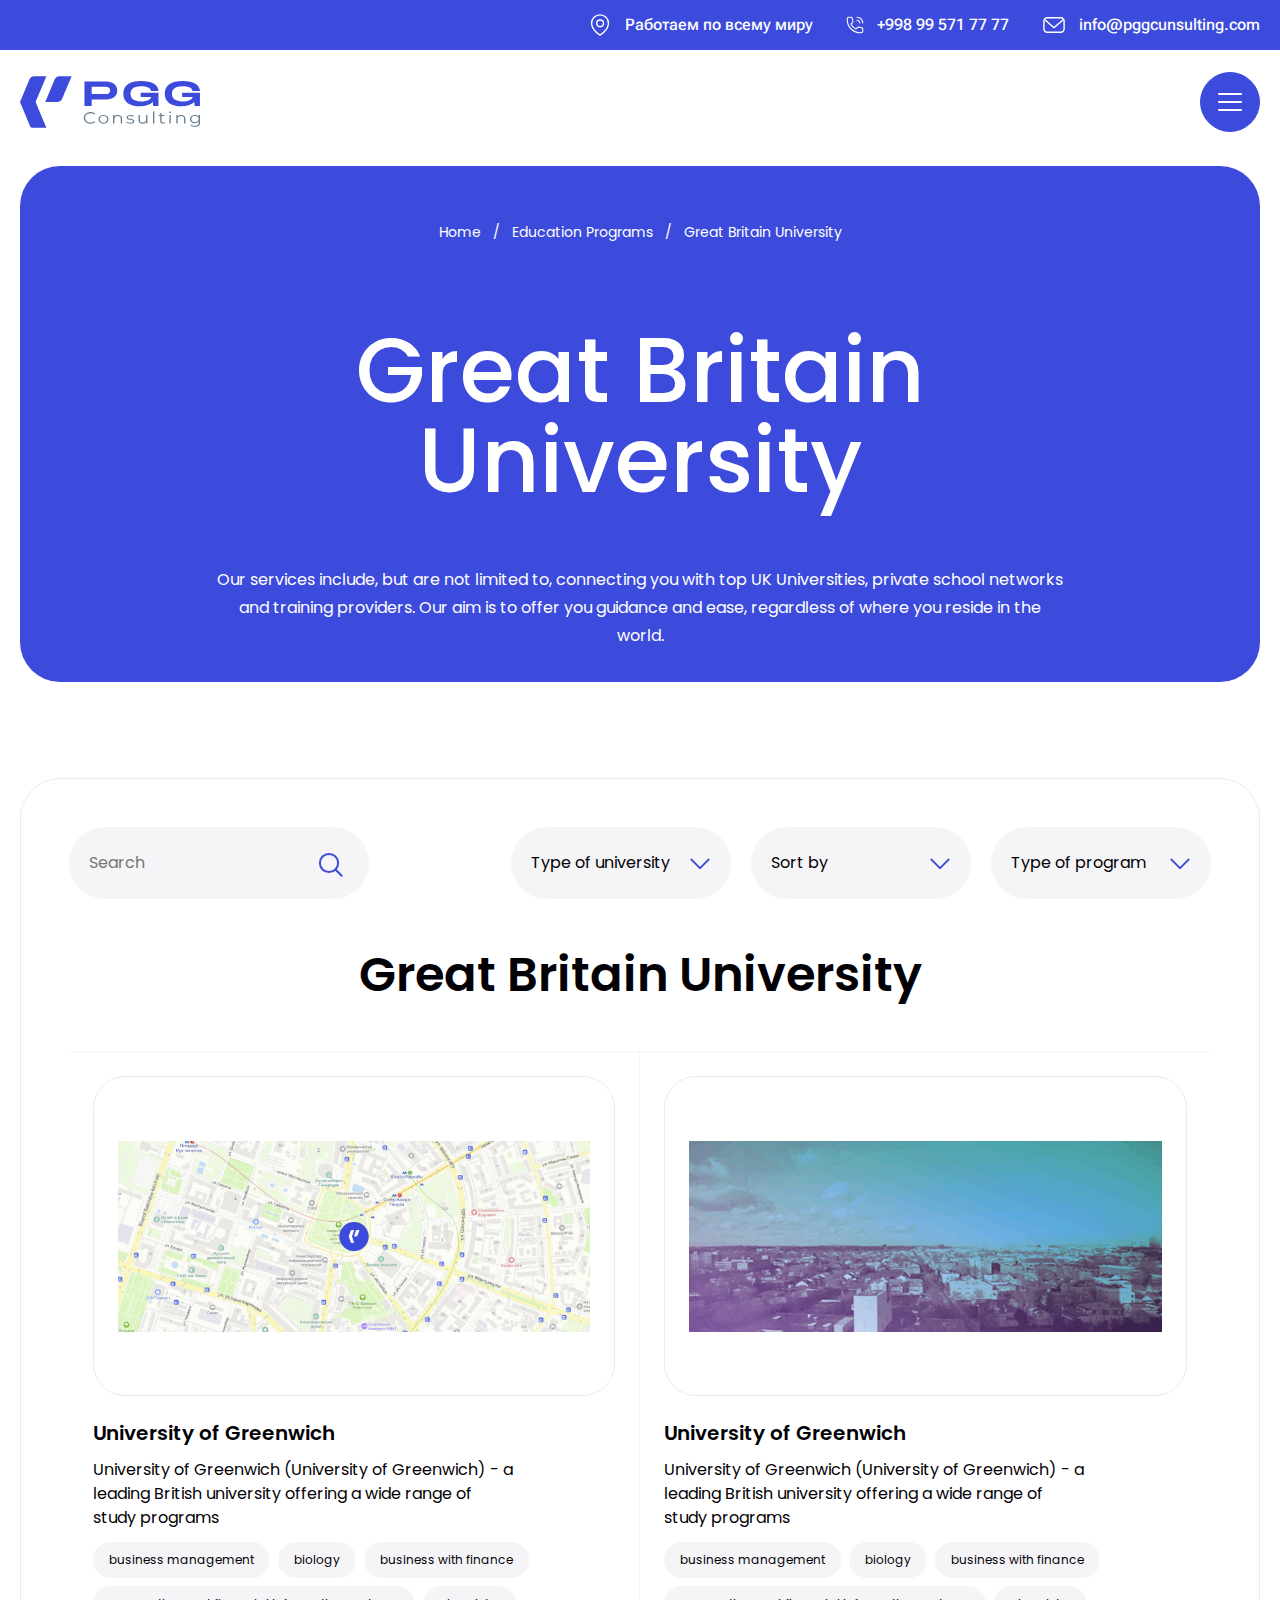
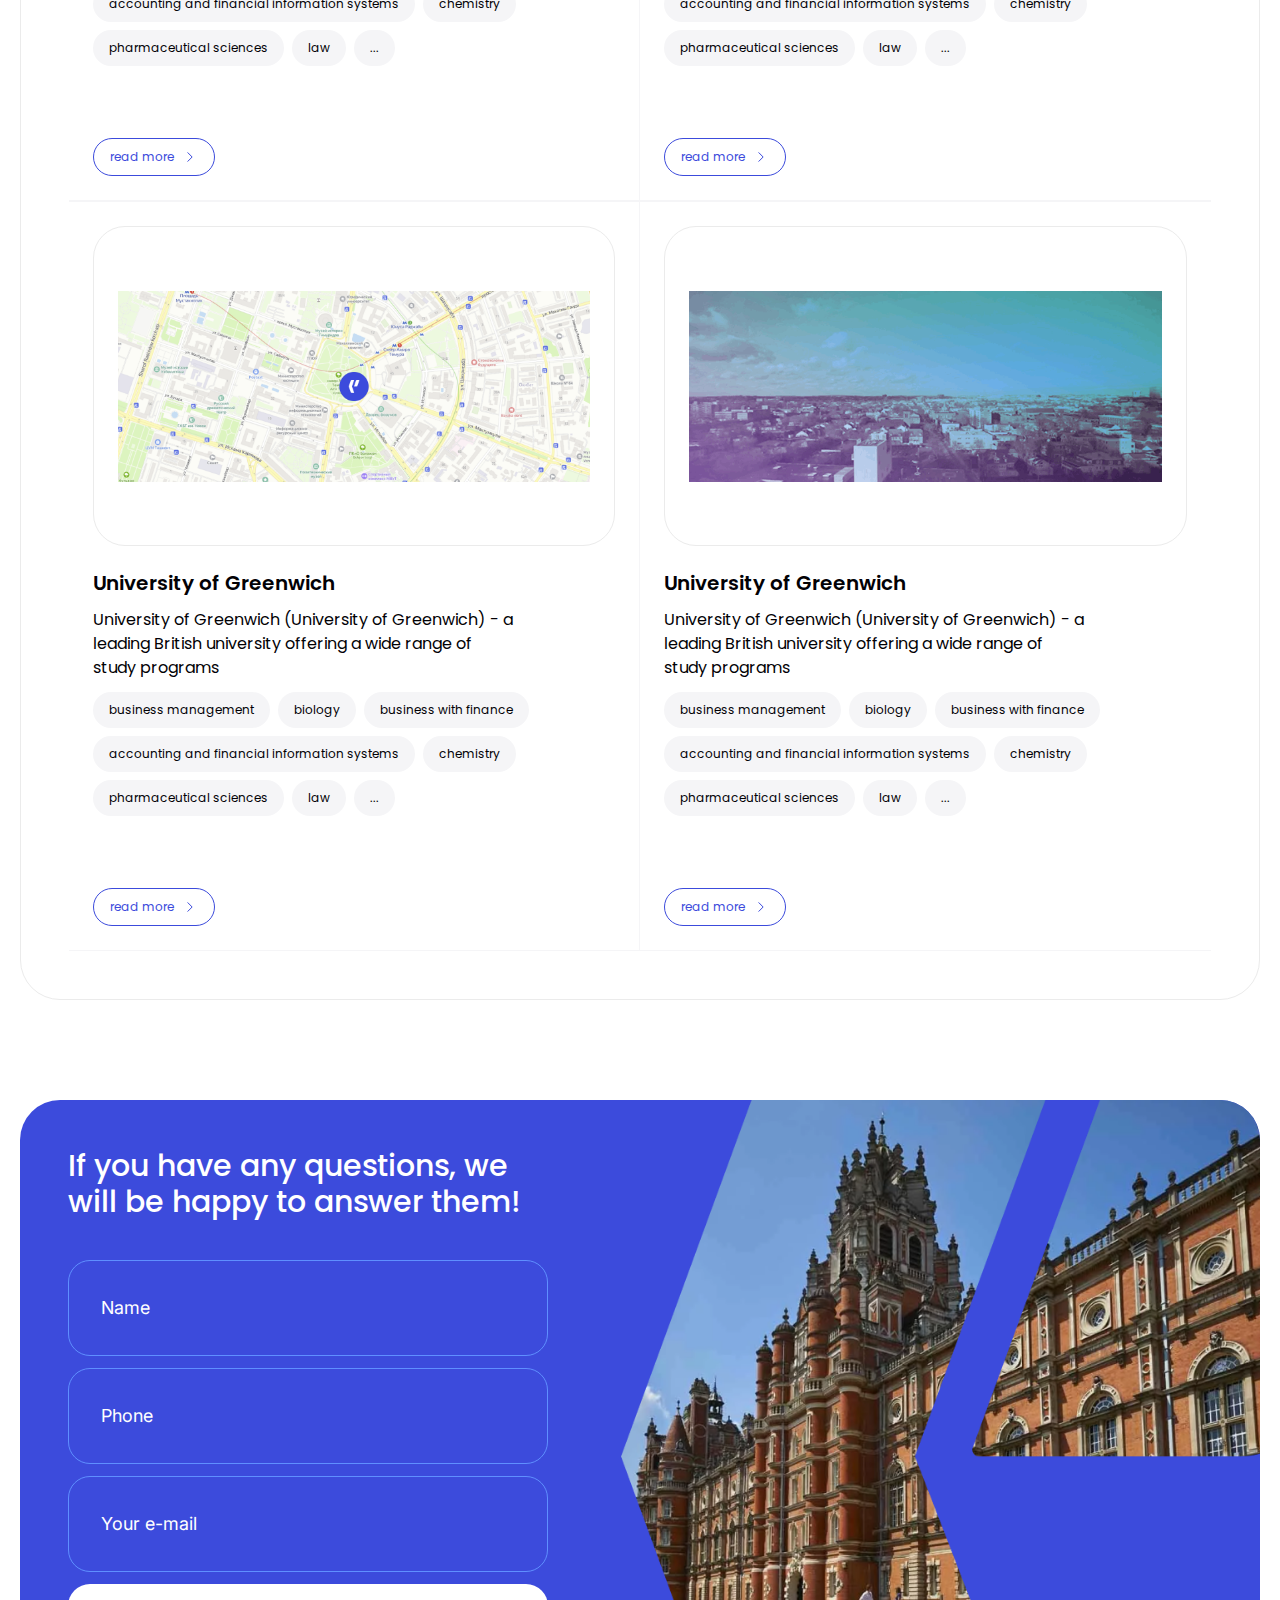
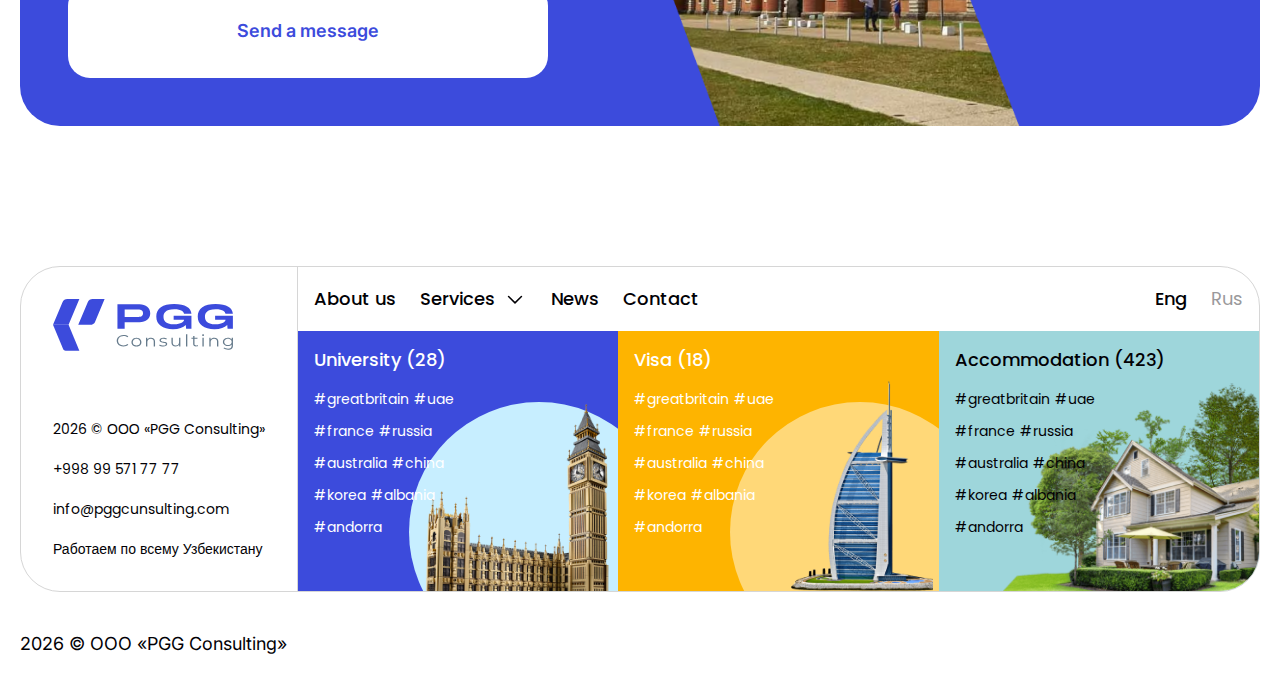
<file: universities-inner.html>
<!DOCTYPE html>
<html lang="en">
<head>
  <meta charset="UTF-8">
  <meta http-equiv="X-UA-Compatible" content="IE=edge">
  <meta name="viewport" content="width=device-width, initial-scale=1.0">
  <title>PGG Consulting | Great Britain University</title>
  <link rel="stylesheet" href="./css/basics.css">
  <link rel="stylesheet" href="./css/education-programs.css">
  <script src="./js/scripts.js" defer></script>
</head>
<body class="body">
  <header>
	  <div class="header__inner">
		<div class="header__info">
		  <div class="header__info__inner contentCenter">
			<div id="locationDiv">
			  <a class="infoDiv" href="./contact.html">
				<svg class="emailSvg" viewBox="0 0 28 28" fill="none" xmlns="http://www.w3.org/2000/svg">
				  <path d="M13.9975 24.8873C13.9975 24.8873 4.93945 19.4448 4.93945 12.1847C4.93945 7.17267 9.00179 3.11033 14.0138 3.11033C19.0258 3.11033 23.0881 7.17267 23.0881 12.1847C23.0881 19.4448 13.9975 24.8873 13.9975 24.8873Z" stroke="white" stroke-width="1.5" stroke-miterlimit="10" stroke-linecap="round" stroke-linejoin="round"/>
			      <path d="M14.1295 15.8153C16.134 15.8153 17.759 14.1903 17.759 12.1858C17.759 10.1813 16.134 8.55633 14.1295 8.55633C12.125 8.55633 10.5 10.1813 10.5 12.1858C10.5 14.1903 12.125 15.8153 14.1295 15.8153Z" stroke="white" stroke-width="1.5" stroke-miterlimit="10" stroke-linecap="round" stroke-linejoin="round"/>
				</svg>
				<span class="header__info__text">Работаем по всему миру</span>
			  </a>
			</div>
			<div id="phoneDiv">
			  <a class="infoDiv" href="tel:+998995717777">
			  	<svg class="phoneSvg" viewBox="0 0 28 28" fill="none" xmlns="http://www.w3.org/2000/svg">
				  <path d="M11.2072 16.7592C12.2572 17.766 13.488 18.585 14.8484 19.166L15.4539 19.4238L17.3147 17.5338C17.7767 17.0648 18.4452 16.8618 19.0904 16.9972L23.5984 17.941C24.3614 18.1032 24.9062 18.7763 24.9062 19.5557V22.8013C24.9062 23.9622 23.9659 24.9025 22.805 24.9025H21.8075C17.2179 24.9025 12.6889 23.3823 9.26354 20.328C8.9812 20.0772 8.70704 19.817 8.43987 19.551L8.48304 19.5942C8.21587 19.327 7.95687 19.0528 7.70604 18.7705C4.65054 15.3463 3.13037 10.8173 3.13037 6.22767V5.23017C3.13037 4.06933 4.0707 3.129 5.23154 3.129H8.4772C9.25654 3.129 9.9297 3.67383 10.0919 4.43683L11.0369 8.94483C11.171 9.58883 10.9692 10.2585 10.5002 10.7205L8.6102 12.5813L8.86804 13.1868C9.44904 14.546 10.1992 15.7092 11.2072 16.7592Z" stroke="currentColor" stroke-width="1.5" stroke-miterlimit="10" stroke-linecap="round" stroke-linejoin="round"/>
				  <path d="M16.7847 2.42916C16.3705 2.42916 16.0347 2.76495 16.0347 3.17916C16.0347 3.59338 16.3705 3.92916 16.7847 3.92916V2.42916ZM24.0718 11.2163C24.0718 11.6305 24.4076 11.9663 24.8218 11.9663C25.236 11.9663 25.5718 11.6305 25.5718 11.2163H24.0718ZM16.7847 6.55916C16.3705 6.55916 16.0347 6.89495 16.0347 7.30916C16.0347 7.72338 16.3705 8.05916 16.7847 8.05916V6.55916ZM19.9418 11.2163C19.9418 11.6305 20.2776 11.9663 20.6918 11.9663C21.106 11.9663 21.4418 11.6305 21.4418 11.2163H19.9418ZM16.7847 3.92916C20.8096 3.92916 24.0718 7.19138 24.0718 11.2163H25.5718C25.5718 6.36295 21.638 2.42916 16.7847 2.42916V3.92916ZM16.7847 8.05916C18.5278 8.05916 19.9418 9.47236 19.9418 11.2163H21.4418C21.4418 8.64364 19.3559 6.55916 16.7847 6.55916V8.05916Z" fill="currentColor"/>
	  		  	</svg>	
			  	<span class="header__info__text">+998 99 571 77 77</span>
			  </a>	
			</div>
			<div id="emailDiv">
			  <a class="infoDiv" href="mailto:info@pggcunsulting.com">
				<svg class="emailSvg" viewBox="0 0 32 32" fill="none" xmlns="http://www.w3.org/2000/svg">
				  <path fill-rule="evenodd" clip-rule="evenodd" d="M4.46083 10.5641C4.42941 10.7424 4.41302 10.926 4.41302 11.1133V20.8867C4.41302 22.6226 5.81993 24.0295 7.55587 24.0295H24.4439C26.1799 24.0295 27.587 22.6224 27.5881 20.8875V11.1133C27.5881 10.9256 27.5716 10.7417 27.5401 10.5631L16.5576 19.9748C16.2367 20.2499 15.7631 20.2499 15.4421 19.9748L4.46083 10.5641ZM5.24738 8.98046L15.9999 18.1952L26.7531 8.97983C26.179 8.35908 25.3575 7.97048 24.4452 7.97048H7.55587C6.64322 7.97048 5.82151 8.35935 5.24738 8.98046ZM2.69873 11.1133C2.69873 8.43061 4.87315 6.25619 7.55587 6.25619H24.4452C27.1279 6.25619 29.3023 8.43061 29.3023 11.1133V20.888C29.3007 23.5691 27.1265 25.7438 24.4439 25.7438H7.55587C4.87315 25.7438 2.69873 23.5694 2.69873 20.8867V11.1133Z" fill="currentColor"/>
				</svg>
				<span class="header__info__text">info@pggcunsulting.com</span>
			  </a>	
			</div>
		  </div>	
		</div>
		<div class="header__navigation">
		  <div class="header__navigation__inner contentCenter">
			<div class="logo">
			  <a href="./index.html" aria-label="headerLogo">
			    <svg id="logoHeader" viewBox="0 0 268 77" fill="none" xmlns="http://www.w3.org/2000/svg">
					  <path d="M58.9186 0C55.7832 0 52.9776 1.71799 51.9016 4.29749L37.6015 38.5H55.5518C58.6872 38.5 61.4928 36.782 62.5688 34.2025L76.8689 0H58.9186Z" fill="#3C4BDC"/>
					  <path d="M39.2734 0H21.3231C18.1877 0 15.3821 1.71799 14.3061 4.29749L0.00596619 38.5H23.18L39.2734 0Z" fill="#3C4BDC"/>
					  <path d="M0 38.5L15.0718 74.5431C15.6941 76.0312 17.1492 77 18.7622 77H39.2733L23.1799 38.5H0Z" fill="#3C4BDC"/>
					  <path d="M144.812 21.264C144.812 29.4231 138.304 34.6531 128.811 34.6531H106.724V44.4339H95.9761V7.82422H128.811C138.31 7.82422 144.812 13.1049 144.812 21.264ZM134.069 21.264C134.069 15.7198 129.054 15.7198 125.832 15.7198H106.73V26.7524H125.832C129.054 26.7575 134.069 26.7575 134.069 21.264Z" fill="#3C4BDC"/>
					  <path d="M179.677 24.8211H206.183V44.4335H198.246L197.766 38.6815C193.827 42.4469 187.556 44.9554 178.665 44.9554C163.265 44.9554 153.83 38.2609 153.83 26.1286C153.83 13.9963 163.26 7.30176 180.452 7.30176C197.165 7.30176 205.524 13.003 206.183 22.0997H195.261C194.665 19.3276 191.796 15.1974 180.458 15.1974C166.488 15.1974 164.579 21.9426 164.579 26.3364C164.579 30.7808 166.551 37.6832 180.458 37.6832C190.847 37.6832 195.024 33.71 195.261 30.9379H179.683V24.8211H179.677Z" fill="#3C4BDC"/>
					  <path d="M241.407 24.8211H267.913V44.4335H259.976L259.496 38.6815C255.557 42.4469 249.286 44.9554 240.395 44.9554C224.995 44.9554 215.56 38.2609 215.56 26.1286C215.56 13.9963 224.99 7.30176 242.188 7.30176C258.9 7.30176 267.259 13.003 267.919 22.0997H256.997C256.401 19.3276 253.532 15.1974 242.194 15.1974C228.223 15.1974 226.314 21.9426 226.314 26.3364C226.314 30.7808 228.287 37.6832 242.194 37.6832C252.583 37.6832 256.76 33.71 256.997 30.9379H241.419V24.8211H241.407Z" fill="#3C4BDC"/>
					  <path d="M99.8117 69.6762C98.2671 68.9312 97.0523 67.8974 96.1788 66.5747C95.2995 65.252 94.8599 63.7773 94.8599 62.1353C94.8599 60.4984 95.2995 59.0186 96.1788 57.701C97.0581 56.3783 98.2729 55.3445 99.8291 54.5995C101.385 53.8545 103.121 53.4795 105.047 53.4795C106.487 53.4795 107.824 53.6923 109.044 54.113C110.265 54.5336 111.3 55.1519 112.151 55.9627L110.849 57.103C109.334 55.76 107.419 55.086 105.105 55.086C103.572 55.086 102.172 55.3951 100.917 56.0083C99.6555 56.6266 98.6721 57.4678 97.9605 58.5371C97.249 59.6064 96.8903 60.8075 96.8903 62.1353C96.8903 63.463 97.249 64.6641 97.9605 65.7334C98.6721 66.8027 99.6555 67.644 100.917 68.2622C102.172 68.8805 103.572 69.1846 105.105 69.1846C107.436 69.1846 109.351 68.5055 110.849 67.1423L112.151 68.2825C111.3 69.0934 110.259 69.7116 109.027 70.1424C107.795 70.5732 106.458 70.786 105.018 70.786C103.092 70.7911 101.356 70.4211 99.8117 69.6762Z" fill="#667B8C"/>
					  <path d="M120.475 69.9295C119.347 69.372 118.456 68.5967 117.808 67.6084C117.16 66.6202 116.836 65.5002 116.836 64.2536C116.836 63.0069 117.16 61.8869 117.808 60.8987C118.456 59.9105 119.341 59.1402 120.475 58.5878C121.603 58.0354 122.87 57.7617 124.276 57.7617C125.681 57.7617 126.948 58.0354 128.076 58.5878C129.204 59.1402 130.09 59.9105 130.726 60.8987C131.362 61.8869 131.686 63.0069 131.686 64.2536C131.686 65.5002 131.368 66.6202 130.726 67.6084C130.09 68.5967 129.204 69.372 128.076 69.9295C126.948 70.4869 125.681 70.7707 124.276 70.7707C122.87 70.7707 121.603 70.4869 120.475 69.9295ZM127.064 68.6169C127.886 68.2014 128.528 67.6186 128.99 66.8533C129.453 66.0932 129.685 65.2266 129.685 64.2536C129.685 63.2805 129.453 62.4139 128.99 61.6538C128.528 60.8936 127.886 60.3058 127.064 59.8902C126.243 59.4746 125.311 59.2719 124.276 59.2719C123.24 59.2719 122.309 59.4797 121.487 59.8902C120.666 60.3058 120.018 60.8936 119.544 61.6538C119.069 62.4139 118.838 63.2805 118.838 64.2536C118.838 65.2266 119.075 66.0932 119.544 66.8533C120.012 67.6135 120.66 68.2014 121.487 68.6169C122.309 69.0325 123.24 69.2352 124.276 69.2352C125.311 69.2352 126.243 69.0274 127.064 68.6169Z" fill="#667B8C"/>
					  <path d="M150.348 59.1604C151.43 60.0929 151.974 61.4511 151.974 63.2349V70.6491H150.001V63.4022C150.001 62.0744 149.619 61.0609 148.861 60.3615C148.103 59.6621 147.022 59.3175 145.616 59.3175C144.043 59.3175 142.799 59.728 141.885 60.5439C140.971 61.3598 140.508 62.495 140.508 63.9343V70.644H138.535V57.858H140.421V60.2145C140.959 59.4341 141.7 58.831 142.654 58.4053C143.609 57.9745 144.714 57.7617 145.969 57.7617C147.808 57.7617 149.266 58.228 150.348 59.1604Z" fill="#667B8C"/>
					  <path d="M160.674 70.3205C159.592 70.0215 158.747 69.6465 158.134 69.1904L159.025 67.8271C159.633 68.2478 160.402 68.5924 161.328 68.8609C162.253 69.1295 163.213 69.2613 164.214 69.2613C165.545 69.2613 166.534 69.0789 167.17 68.714C167.807 68.3491 168.125 67.8322 168.125 67.1683C168.125 66.697 167.951 66.3271 167.598 66.0635C167.245 65.795 166.8 65.5922 166.268 65.4554C165.73 65.3186 165.018 65.1818 164.127 65.0551C162.941 64.8625 161.993 64.6648 161.27 64.4621C160.547 64.2594 159.933 63.9148 159.424 63.4283C158.915 62.9418 158.661 62.2678 158.661 61.4113C158.661 60.342 159.17 59.4653 160.188 58.7862C161.206 58.1071 162.623 57.7676 164.434 57.7676C165.377 57.7676 166.32 57.8791 167.263 58.097C168.206 58.3149 168.981 58.6038 169.594 58.9585L168.732 60.342C167.529 59.6122 166.094 59.2474 164.428 59.2474C163.167 59.2474 162.224 59.44 161.582 59.8302C160.94 60.2204 160.622 60.7322 160.622 61.3606C160.622 61.8471 160.801 62.2373 161.166 62.5262C161.524 62.8201 161.975 63.033 162.513 63.1698C163.051 63.3067 163.792 63.4486 164.735 63.5955C165.898 63.7881 166.835 63.9857 167.54 64.1783C168.24 64.3709 168.842 64.7054 169.345 65.1767C169.849 65.648 170.092 66.2966 170.092 67.1227C170.092 68.2427 169.559 69.1295 168.495 69.7833C167.431 70.437 165.955 70.7664 164.07 70.7664C162.889 70.7715 161.756 70.6195 160.674 70.3205Z" fill="#667B8C"/>
					  <path d="M189.714 57.8586V70.6446H187.828V68.3084C187.313 69.0888 186.596 69.6919 185.693 70.1176C184.785 70.5483 183.75 70.7612 182.587 70.7612C180.684 70.7612 179.18 70.295 178.081 69.3625C176.981 68.43 176.426 67.0668 176.426 65.2677V57.8535H178.399V65.1005C178.399 66.4434 178.775 67.4671 179.538 68.1614C180.296 68.8607 181.378 69.2054 182.784 69.2054C184.317 69.2054 185.531 68.7949 186.422 67.979C187.313 67.163 187.753 66.0228 187.753 64.5633V57.8535H189.714V57.8586Z" fill="#667B8C"/>
					  <path d="M198.067 52.6084H200.04V70.6497H198.067V52.6084Z" fill="#667B8C"/>
					  <path d="M216.105 69.8696C215.734 70.1636 215.277 70.3865 214.728 70.5385C214.178 70.6906 213.611 70.7717 213.021 70.7717C211.65 70.7717 210.597 70.4473 209.857 69.7987C209.116 69.15 208.746 68.2327 208.746 67.0519V59.3185H206.137V57.859H208.746V55.0615H210.719V57.859H215.162V59.3185H210.719V66.9506C210.719 67.7107 210.939 68.2935 211.373 68.6888C211.806 69.0841 212.431 69.2868 213.247 69.2868C213.652 69.2868 214.045 69.2311 214.427 69.1145C214.809 69.003 215.133 68.8409 215.41 68.628L216.105 69.8696Z" fill="#667B8C"/>
					  <path d="M222.491 54.6965C222.213 54.4533 222.074 54.1593 222.074 53.8198C222.074 53.4954 222.213 53.2116 222.491 52.9684C222.768 52.7251 223.11 52.6035 223.52 52.6035C223.931 52.6035 224.267 52.7201 224.55 52.9582C224.834 53.1964 224.967 53.4752 224.967 53.7944C224.967 54.1492 224.828 54.4533 224.55 54.6965C224.273 54.9398 223.931 55.0614 223.52 55.0614C223.11 55.0614 222.768 54.9398 222.491 54.6965ZM222.514 57.8588H224.487V70.6448H222.514V57.8588Z" fill="#667B8C"/>
					  <path d="M244.624 59.1604C245.705 60.0929 246.249 61.4511 246.249 63.2349V70.6491H244.276V63.4022C244.276 62.0744 243.895 61.0609 243.137 60.3615C242.379 59.6621 241.297 59.3175 239.892 59.3175C238.318 59.3175 237.074 59.728 236.16 60.5439C235.246 61.3649 234.784 62.495 234.784 63.9343V70.644H232.811V57.858H234.697V60.2145C235.235 59.4341 235.975 58.831 236.93 58.4053C237.884 57.9745 238.989 57.7617 240.244 57.7617C242.078 57.7617 243.536 58.228 244.624 59.1604Z" fill="#667B8C"/>
					  <path d="M268 57.8582V69.0884C268 71.2625 267.393 72.869 266.184 73.913C264.975 74.9569 263.147 75.4789 260.705 75.4789C259.358 75.4789 258.073 75.3066 256.864 74.9569C255.649 74.6072 254.666 74.1258 253.908 73.5126L254.909 72.2C255.609 72.7524 256.465 73.1781 257.477 73.4872C258.484 73.7964 259.543 73.9484 260.653 73.9484C262.505 73.9484 263.864 73.5734 264.732 72.8183C265.599 72.0632 266.033 70.8925 266.033 69.3063V67.6796C265.426 68.4904 264.622 69.1036 263.633 69.5293C262.643 69.9499 261.544 70.1628 260.341 70.1628C258.97 70.1628 257.726 69.8993 256.61 69.3722C255.493 68.8452 254.614 68.1053 253.972 67.1576C253.336 66.2099 253.017 65.1355 253.017 63.9345C253.017 62.7334 253.336 61.6641 253.972 60.7266C254.608 59.789 255.487 59.0592 256.592 58.5373C257.703 58.0203 258.953 57.7568 260.341 57.7568C261.579 57.7568 262.701 57.9747 263.696 58.4106C264.691 58.8464 265.501 59.4799 266.108 60.3059V57.8481H268V57.8582ZM263.395 68.0343C264.246 67.639 264.911 67.0816 265.38 66.367C265.854 65.6524 266.085 64.8416 266.085 63.9345C266.085 63.0273 265.848 62.2216 265.38 61.5171C264.911 60.8127 264.252 60.2603 263.407 59.865C262.562 59.4697 261.608 59.2721 260.538 59.2721C259.485 59.2721 258.536 59.4647 257.692 59.8549C256.847 60.2451 256.193 60.7925 255.719 61.507C255.25 62.2216 255.013 63.0324 255.013 63.9395C255.013 64.8467 255.25 65.6575 255.719 66.3721C256.193 67.0866 256.847 67.639 257.692 68.0394C258.536 68.4347 259.485 68.6374 260.538 68.6374C261.59 68.6374 262.545 68.4296 263.395 68.0343Z" fill="#667B8C"/>
				</svg>
			  </a>
			  <a href="./index.html" aria-label="mobileLogo">
				<svg id="logoMobile" class="hidden" viewBox="0 0 170 56" fill="none" xmlns="http://www.w3.org/2000/svg">
						<path d="M37.1784 -3.8147e-06C35.2 -3.8147e-06 33.4296 1.23745 32.7506 3.09546L23.7271 27.7314H35.054C37.0324 27.7314 38.8028 26.4939 39.4818 24.6359L48.5053 -3.8147e-06H37.1784Z" fill="white"/>
						<path d="M24.7819 -3.8147e-06H13.455C11.4766 -3.8147e-06 9.70617 1.23745 9.02722 3.09546L0.00366211 27.7314H14.6268L24.7819 -3.8147e-06Z" fill="white"/>
						<path d="M0 27.7314L9.19752 52.8386C9.77489 54.4148 11.2749 55.4627 12.9534 55.4627H24.7819L14.6268 27.7314H0Z" fill="white"/>
						<path d="M91.3781 15.3166C91.3781 21.1936 87.2715 24.9607 81.2814 24.9607H67.3445V32.0058H60.5623V5.63595H81.2814C87.2752 5.63595 91.3781 9.43956 91.3781 15.3166ZM84.5995 15.3166C84.5995 11.3231 81.4347 11.3231 79.4015 11.3231H67.3482V19.2698H79.4015C81.4347 19.2735 84.5995 19.2735 84.5995 15.3166Z" fill="white"/>
						<path d="M113.378 17.8791H130.104V32.0058H125.096L124.793 27.8627C122.307 30.5748 118.35 32.3817 112.74 32.3817C103.022 32.3817 97.0688 27.5597 97.0688 18.8209C97.0688 10.082 103.019 5.25997 113.868 5.25997C124.413 5.25997 129.688 9.36656 130.104 15.9189H123.212C122.836 13.9221 121.026 10.9471 113.871 10.9471C105.056 10.9471 103.851 15.8057 103.851 18.9705C103.851 22.1718 105.096 27.1436 113.871 27.1436C120.427 27.1436 123.063 24.2817 123.212 22.285H113.382V17.8791H113.378Z" fill="white"/>
						<path d="M152.331 17.8791H169.057V32.0058H164.049L163.746 27.8627C161.26 30.5748 157.303 32.3817 151.692 32.3817C141.975 32.3817 136.021 27.5597 136.021 18.8209C136.021 10.082 141.971 5.25997 152.824 5.25997C163.37 5.25997 168.644 9.36656 169.06 15.9189H162.169C161.793 13.9221 159.982 10.9471 152.827 10.9471C144.012 10.9471 142.807 15.8057 142.807 18.9705C142.807 22.1718 144.052 27.1436 152.827 27.1436C159.383 27.1436 162.019 24.2817 162.169 22.285H152.338V17.8791H152.331Z" fill="white"/>
						<path d="M62.9823 50.188C62.0077 49.6514 61.2411 48.9067 60.6899 47.954C60.1351 47.0013 59.8577 45.939 59.8577 44.7563C59.8577 43.5773 60.1351 42.5114 60.6899 41.5623C61.2448 40.6096 62.0114 39.8649 62.9933 39.3283C63.9752 38.7917 65.0703 38.5216 66.2859 38.5216C67.1948 38.5216 68.038 38.6749 68.8082 38.9779C69.5784 39.2809 70.2318 39.7262 70.7684 40.3103L69.9471 41.1316C68.9907 40.1642 67.7825 39.6787 66.3224 39.6787C65.355 39.6787 64.4717 39.9014 63.6795 40.3431C62.8838 40.7884 62.2632 41.3944 61.8142 42.1646C61.3652 42.9348 61.1389 43.7999 61.1389 44.7563C61.1389 45.7127 61.3652 46.5778 61.8142 47.348C62.2632 48.1183 62.8838 48.7242 63.6795 49.1695C64.4717 49.6149 65.355 49.8339 66.3224 49.8339C67.7934 49.8339 69.0017 49.3448 69.9471 48.3628L70.7684 49.1842C70.2318 49.7682 69.5748 50.2135 68.7973 50.5238C68.0198 50.8341 67.1765 50.9874 66.2676 50.9874C65.0521 50.9911 63.957 50.7246 62.9823 50.188Z" fill="white"/>
						<path d="M76.0211 50.3705C75.3093 49.969 74.7472 49.4105 74.3383 48.6987C73.9295 47.9869 73.7251 47.1801 73.7251 46.2822C73.7251 45.3842 73.9295 44.5775 74.3383 43.8657C74.7472 43.1538 75.3057 42.599 76.0211 42.2011C76.7329 41.8032 77.5324 41.6061 78.4194 41.6061C79.3064 41.6061 80.1058 41.8032 80.8176 42.2011C81.5295 42.599 82.0879 43.1538 82.4895 43.8657C82.891 44.5775 83.0954 45.3842 83.0954 46.2822C83.0954 47.1801 82.8947 47.9869 82.4895 48.6987C82.0879 49.4105 81.5295 49.969 80.8176 50.3705C80.1058 50.772 79.3064 50.9764 78.4194 50.9764C77.5324 50.9764 76.7329 50.772 76.0211 50.3705ZM80.1788 49.4251C80.6972 49.1257 81.1024 48.706 81.3944 48.1548C81.6864 47.6072 81.8324 46.983 81.8324 46.2822C81.8324 45.5813 81.6864 44.9571 81.3944 44.4095C81.1024 43.862 80.6972 43.4386 80.1788 43.1393C79.6605 42.8399 79.0728 42.6939 78.4194 42.6939C77.766 42.6939 77.1783 42.8436 76.6599 43.1393C76.1416 43.4386 75.7328 43.862 75.4334 44.4095C75.1341 44.9571 74.9881 45.5813 74.9881 46.2822C74.9881 46.983 75.1378 47.6072 75.4334 48.1548C75.7291 48.7023 76.1379 49.1257 76.6599 49.4251C77.1783 49.7244 77.766 49.8704 78.4194 49.8704C79.0728 49.8704 79.6605 49.7207 80.1788 49.4251Z" fill="white"/>
						<path d="M94.8717 42.6136C95.5543 43.2853 95.8974 44.2635 95.8974 45.5484V50.8888H94.6526V45.6689C94.6526 44.7125 94.4117 43.9825 93.9335 43.4787C93.4553 42.975 92.7727 42.7268 91.8857 42.7268C90.8928 42.7268 90.108 43.0224 89.5313 43.6101C88.9545 44.1978 88.6625 45.0155 88.6625 46.0522V50.8852H87.4177V41.6755H88.6077V43.3729C88.9472 42.8107 89.4145 42.3763 90.0168 42.0697C90.6191 41.7594 91.3163 41.6061 92.1084 41.6061C93.2692 41.6061 94.189 41.9419 94.8717 42.6136Z" fill="white"/>
						<path d="M101.387 50.6516C100.705 50.4362 100.172 50.1661 99.7847 49.8376L100.347 48.8556C100.73 49.1586 101.216 49.4068 101.8 49.6003C102.384 49.7937 102.99 49.8887 103.621 49.8887C104.461 49.8887 105.085 49.7572 105.486 49.4944C105.888 49.2316 106.089 48.8593 106.089 48.3811C106.089 48.0416 105.979 47.7751 105.757 47.5853C105.534 47.3919 105.253 47.2458 104.917 47.1473C104.578 47.0487 104.129 46.9502 103.566 46.8589C102.818 46.7202 102.219 46.5778 101.763 46.4318C101.307 46.2858 100.92 46.0376 100.599 45.6872C100.277 45.3367 100.117 44.8512 100.117 44.2343C100.117 43.4641 100.438 42.8326 101.081 42.3435C101.723 41.8543 102.617 41.6098 103.76 41.6098C104.355 41.6098 104.95 41.6901 105.545 41.847C106.14 42.004 106.629 42.2121 107.016 42.4676L106.472 43.4641C105.713 42.9385 104.807 42.6757 103.756 42.6757C102.96 42.6757 102.365 42.8144 101.96 43.0954C101.555 43.3765 101.354 43.7452 101.354 44.1978C101.354 44.5483 101.467 44.8293 101.697 45.0374C101.924 45.2491 102.208 45.4024 102.548 45.501C102.887 45.5995 103.355 45.7018 103.95 45.8076C104.683 45.9463 105.275 46.0887 105.72 46.2274C106.162 46.3661 106.541 46.607 106.859 46.9465C107.177 47.286 107.33 47.7532 107.33 48.3482C107.33 49.1549 106.994 49.7937 106.322 50.2646C105.651 50.7355 104.72 50.9728 103.53 50.9728C102.785 50.9764 102.07 50.8669 101.387 50.6516Z" fill="white"/>
						<path d="M119.712 41.6755V50.8852H118.522V49.2024C118.197 49.7646 117.744 50.1989 117.175 50.5056C116.602 50.8158 115.948 50.9691 115.214 50.9691C114.014 50.9691 113.064 50.6333 112.371 49.9617C111.677 49.29 111.327 48.3081 111.327 47.0122V41.6718H112.572V46.8918C112.572 47.8591 112.809 48.5964 113.291 49.0965C113.769 49.6003 114.452 49.8485 115.339 49.8485C116.306 49.8485 117.072 49.5528 117.635 48.9651C118.197 48.3774 118.474 47.5561 118.474 46.5048V41.6718H119.712V41.6755Z" fill="white"/>
						<path d="M124.983 37.8939H126.228V50.8889H124.983V37.8939Z" fill="white"/>
						<path d="M136.364 50.3267C136.131 50.5384 135.842 50.699 135.496 50.8085C135.149 50.918 134.791 50.9764 134.419 50.9764C133.554 50.9764 132.889 50.7428 132.422 50.2756C131.955 49.8084 131.721 49.1477 131.721 48.2971V42.7268H130.075V41.6755H131.721V39.6605H132.966V41.6755H135.769V42.7268H132.966V48.2241C132.966 48.7717 133.105 49.1914 133.378 49.4762C133.652 49.7609 134.046 49.9069 134.561 49.9069C134.817 49.9069 135.065 49.8667 135.306 49.7828C135.547 49.7025 135.751 49.5857 135.926 49.4324L136.364 50.3267Z" fill="white"/>
						<path d="M140.394 39.3977C140.219 39.2225 140.132 39.0107 140.132 38.7662C140.132 38.5325 140.219 38.3281 140.394 38.1529C140.57 37.9777 140.785 37.8901 141.044 37.8901C141.303 37.8901 141.515 37.974 141.694 38.1456C141.873 38.3172 141.957 38.518 141.957 38.7479C141.957 39.0034 141.869 39.2225 141.694 39.3977C141.519 39.5729 141.303 39.6605 141.044 39.6605C140.785 39.6605 140.57 39.5729 140.394 39.3977ZM140.409 41.6755H141.654V50.8852H140.409V41.6755Z" fill="white"/>
						<path d="M154.36 42.6136C155.043 43.2853 155.386 44.2635 155.386 45.5484V50.8888H154.141V45.6689C154.141 44.7125 153.9 43.9825 153.422 43.4787C152.944 42.975 152.261 42.7268 151.374 42.7268C150.382 42.7268 149.597 43.0224 149.02 43.6101C148.443 44.2015 148.151 45.0155 148.151 46.0522V50.8852H146.906V41.6755H148.096V43.3729C148.436 42.8107 148.903 42.3763 149.506 42.0697C150.108 41.7594 150.805 41.6061 151.597 41.6061C152.754 41.6061 153.674 41.9419 154.36 42.6136Z" fill="white"/>
						<path d="M169.111 41.6755V49.7645C169.111 51.3305 168.728 52.4877 167.965 53.2396C167.202 53.9916 166.049 54.3676 164.508 54.3676C163.658 54.3676 162.847 54.2435 162.084 53.9916C161.318 53.7397 160.697 53.393 160.219 52.9513L160.851 52.0058C161.292 52.4037 161.833 52.7103 162.471 52.933C163.107 53.1557 163.775 53.2652 164.475 53.2652C165.643 53.2652 166.501 52.9951 167.049 52.4512C167.596 51.9073 167.87 51.0641 167.87 49.9215V48.7498C167.487 49.3338 166.979 49.7755 166.355 50.0821C165.731 50.3851 165.038 50.5384 164.278 50.5384C163.413 50.5384 162.628 50.3486 161.924 49.969C161.219 49.5893 160.664 49.0564 160.259 48.3738C159.858 47.6912 159.657 46.9173 159.657 46.0522C159.657 45.1871 159.858 44.4168 160.259 43.7415C160.661 43.0662 161.216 42.5406 161.913 42.1646C162.614 41.7923 163.402 41.6025 164.278 41.6025C165.059 41.6025 165.768 41.7594 166.395 42.0733C167.023 42.3873 167.534 42.8436 167.918 43.4386V41.6682H169.111V41.6755ZM166.206 49.0053C166.742 48.7206 167.162 48.319 167.458 47.8043C167.757 47.2896 167.903 46.7056 167.903 46.0522C167.903 45.3988 167.753 44.8184 167.458 44.311C167.162 43.8036 166.746 43.4057 166.213 43.121C165.68 42.8363 165.078 42.6939 164.402 42.6939C163.738 42.6939 163.139 42.8326 162.606 43.1137C162.073 43.3948 161.661 43.789 161.362 44.3037C161.066 44.8184 160.916 45.4024 160.916 46.0558C160.916 46.7092 161.066 47.2933 161.362 47.808C161.661 48.3227 162.073 48.7206 162.606 49.0089C163.139 49.2937 163.738 49.4397 164.402 49.4397C165.067 49.4397 165.669 49.29 166.206 49.0053Z" fill="white"/>
				</svg>
			  </a>
			</div>
			<div class="hamburger">
			  <span class="hamburger__span" id="span1"></span>	
			  <span class="hamburger__span" id="span2"></span>	
			  <span class="hamburger__span" id="span3"></span>	
			</div>  
		  </div> 	
		</div>
	  </div>	
	  <div class="mobileHeader hidden">
		<div class="mobileHeader__inner contentCenter">
		  <div class="margin"></div>
		  <div class="mobileHeader__content">
			<div class="mobileLinkContainer">
				<a class="mobileLink" href="./index.html" aria-label="home">Home</a>
				<a class="mobileLink" href="./about.html" aria-label="about">About us</a>
				<div class="servicesMobileContainer">
				  <div class="servicesMobileDiv">
					<span class="mobileLink">Services</span>		
					<svg class="chevron-down" viewBox="0 0 24 24" fill="none" xmlns="http://www.w3.org/2000/svg">
					  <path d="M18.4332 9.4502L12.0042 15.8802L5.57422 9.4502" stroke="white" stroke-width="1.5" stroke-miterlimit="10" stroke-linecap="round" stroke-linejoin="round"/>
					</svg>
				  </div>
				  <div class="mobileServiceList">
					<a class="serviceList__link" href="./educational-programs.html" aria-label="educational-programs">Educational programs</a>
					<a class="serviceList__link" href="./accomodation-consulting.html" aria-label="accomodation-consulting">Accomodation consulting</a>
					<a class="serviceList__link" href="./visa-consulting.html" aria-label="visa-consulting">Visa consulting</a>
				  </div>
				</div>
				<a class="mobileLink" href="./news.html" aria-label="news">News</a>
				<a class="mobileLink" href="./contact.html" aria-label="contact">Contact</a>
			</div>
			<div class="mobileSocialMediaContainer">
				<div class="mobileSvyaz">
				  <div id="phoneDiv">
						<a class="infoDiv" href="tel:+998995717777">
							<svg class="phoneSvg" viewBox="0 0 28 28" fill="none" xmlns="http://www.w3.org/2000/svg">
							<path d="M11.2072 16.7592C12.2572 17.766 13.488 18.585 14.8484 19.166L15.4539 19.4238L17.3147 17.5338C17.7767 17.0648 18.4452 16.8618 19.0904 16.9972L23.5984 17.941C24.3614 18.1032 24.9062 18.7763 24.9062 19.5557V22.8013C24.9062 23.9622 23.9659 24.9025 22.805 24.9025H21.8075C17.2179 24.9025 12.6889 23.3823 9.26354 20.328C8.9812 20.0772 8.70704 19.817 8.43987 19.551L8.48304 19.5942C8.21587 19.327 7.95687 19.0528 7.70604 18.7705C4.65054 15.3463 3.13037 10.8173 3.13037 6.22767V5.23017C3.13037 4.06933 4.0707 3.129 5.23154 3.129H8.4772C9.25654 3.129 9.9297 3.67383 10.0919 4.43683L11.0369 8.94483C11.171 9.58883 10.9692 10.2585 10.5002 10.7205L8.6102 12.5813L8.86804 13.1868C9.44904 14.546 10.1992 15.7092 11.2072 16.7592Z" stroke="currentColor" stroke-width="1.5" stroke-miterlimit="10" stroke-linecap="round" stroke-linejoin="round"/>
							<path d="M16.7847 2.42916C16.3705 2.42916 16.0347 2.76495 16.0347 3.17916C16.0347 3.59338 16.3705 3.92916 16.7847 3.92916V2.42916ZM24.0718 11.2163C24.0718 11.6305 24.4076 11.9663 24.8218 11.9663C25.236 11.9663 25.5718 11.6305 25.5718 11.2163H24.0718ZM16.7847 6.55916C16.3705 6.55916 16.0347 6.89495 16.0347 7.30916C16.0347 7.72338 16.3705 8.05916 16.7847 8.05916V6.55916ZM19.9418 11.2163C19.9418 11.6305 20.2776 11.9663 20.6918 11.9663C21.106 11.9663 21.4418 11.6305 21.4418 11.2163H19.9418ZM16.7847 3.92916C20.8096 3.92916 24.0718 7.19138 24.0718 11.2163H25.5718C25.5718 6.36295 21.638 2.42916 16.7847 2.42916V3.92916ZM16.7847 8.05916C18.5278 8.05916 19.9418 9.47236 19.9418 11.2163H21.4418C21.4418 8.64364 19.3559 6.55916 16.7847 6.55916V8.05916Z" fill="currentColor"/>
							  </svg>	
							<span class="header__info__text">+998 99 571 77 77</span>
						</a>	
				  </div>
				  <div id="emailDiv">
						<a class="infoDiv" href="mailto:info@pggcunsulting.com">
						  <svg class="emailSvg" viewBox="0 0 32 32" fill="none" xmlns="http://www.w3.org/2000/svg">
							<path fill-rule="evenodd" clip-rule="evenodd" d="M4.46083 10.5641C4.42941 10.7424 4.41302 10.926 4.41302 11.1133V20.8867C4.41302 22.6226 5.81993 24.0295 7.55587 24.0295H24.4439C26.1799 24.0295 27.587 22.6224 27.5881 20.8875V11.1133C27.5881 10.9256 27.5716 10.7417 27.5401 10.5631L16.5576 19.9748C16.2367 20.2499 15.7631 20.2499 15.4421 19.9748L4.46083 10.5641ZM5.24738 8.98046L15.9999 18.1952L26.7531 8.97983C26.179 8.35908 25.3575 7.97048 24.4452 7.97048H7.55587C6.64322 7.97048 5.82151 8.35935 5.24738 8.98046ZM2.69873 11.1133C2.69873 8.43061 4.87315 6.25619 7.55587 6.25619H24.4452C27.1279 6.25619 29.3023 8.43061 29.3023 11.1133V20.888C29.3007 23.5691 27.1265 25.7438 24.4439 25.7438H7.55587C4.87315 25.7438 2.69873 23.5694 2.69873 20.8867V11.1133Z" fill="currentColor"/>
						  </svg>
						  <span class="header__info__text">info@pggcunsulting.com</span>
						</a>	
				  </div>	
				</div>
				<div class="socialMediaDiv">
					<a href="#" aria-label="facebook" class="socialMedia">
					  <svg class="socialMediaIcon" viewBox="0 0 40 40" fill="none" xmlns="http://www.w3.org/2000/svg">
						<path d="M22.3537 36.6666H16.7108C15.7682 36.6666 15.0015 35.9051 15.0015 34.9689V22.3266H11.7093C10.7667 22.3266 10 21.5648 10 20.6289V15.2117C10 14.2755 10.7667 13.5139 11.7093 13.5139H15.0015V10.8011C15.0015 8.11137 15.8518 5.82293 17.4603 4.18364C19.076 2.53687 21.334 1.66663 23.9901 1.66663L28.2937 1.67357C29.2346 1.67517 30 2.43674 30 3.37134V8.40109C30 9.3373 29.2335 10.0989 28.2913 10.0989L25.3937 10.0999C24.51 10.0999 24.285 10.2759 24.2369 10.3298C24.1576 10.4193 24.0632 10.6722 24.0632 11.3705V13.5136H28.0735C28.3754 13.5136 28.6679 13.5876 28.9193 13.727C29.4615 14.0279 29.7986 14.597 29.7986 15.2119L29.7965 20.6291C29.7965 21.5648 29.0298 22.3264 28.0872 22.3264H24.0632V34.9689C24.0632 35.9051 23.2962 36.6666 22.3537 36.6666V36.6666ZM17.0672 34.6148H21.9972V21.4081C21.9972 20.783 22.5093 20.2745 23.1384 20.2745H27.7307L27.7326 15.5657H23.1382C22.5091 15.5657 21.9972 15.0573 21.9972 14.4322V11.3705C21.9972 10.5688 22.0792 9.6572 22.6884 8.972C23.4245 8.14368 24.5845 8.04808 25.3932 8.04808L27.9342 8.04701V3.72488L23.9885 3.71848C19.7199 3.71848 17.0672 6.43256 17.0672 10.8011V14.4322C17.0672 15.0571 16.5554 15.5657 15.9263 15.5657H12.0658V20.2745H15.9263C16.5554 20.2745 17.0672 20.783 17.0672 21.4081V34.6148ZM28.2896 3.72542H28.2899H28.2896Z" fill="#3C4BDC"/>
					  </svg>
					</a>
					<a href="#" aria-label="instagram" class="socialMedia">
					  <svg class="socialMediaIcon" viewBox="0 0 40 40" fill="none" xmlns="http://www.w3.org/2000/svg">
						<path d="M36.5845 13.1335C36.5064 11.3624 36.22 10.1447 35.8096 9.08962C35.3863 7.96966 34.735 6.96696 33.8817 6.13341C33.048 5.28689 32.0385 4.6291 30.9313 4.21245C29.8699 3.80217 28.6583 3.51575 26.8869 3.43766C25.1022 3.35296 24.5356 3.33337 20.0091 3.33337C15.4826 3.33337 14.916 3.35296 13.1379 3.43105C11.3665 3.50914 10.1486 3.79581 9.09354 4.20584C7.97311 4.6291 6.97021 5.28027 6.13651 6.13341C5.28982 6.96696 4.63217 7.97627 4.21519 9.08326C3.80482 10.1447 3.51835 11.3557 3.44025 13.1269C3.35553 14.9112 3.33594 15.4777 3.33594 20.0033C3.33594 24.529 3.35553 25.0955 3.43363 26.8732C3.51174 28.6443 3.79846 29.862 4.20883 30.9171C4.63217 32.037 5.28982 33.0397 6.13651 33.8733C6.97021 34.7198 7.97972 35.3776 9.08692 35.7942C10.1486 36.2045 11.3598 36.4909 13.1316 36.569C14.9094 36.6474 15.4762 36.6667 20.0027 36.6667C24.5292 36.6667 25.0958 36.6474 26.8739 36.569C28.6454 36.4909 29.8632 36.2045 30.9183 35.7942C33.1589 34.9281 34.9304 33.157 35.7966 30.9171C36.2067 29.8556 36.4935 28.6443 36.5716 26.8732C36.6497 25.0955 36.6693 24.529 36.6693 20.0033C36.6693 15.4777 36.6627 14.9112 36.5845 13.1335ZM33.5822 26.743C33.5105 28.3709 33.237 29.25 33.009 29.836C32.4488 31.2882 31.2961 32.4407 29.8436 33.0008C29.2575 33.2287 28.3719 33.5022 26.75 33.5736C24.9915 33.652 24.4641 33.6713 20.0157 33.6713C15.5673 33.6713 15.0333 33.652 13.2812 33.5736C11.6529 33.5022 10.7737 33.2287 10.1875 33.0008C9.46473 32.7337 8.80682 32.3105 8.2728 31.757C7.7192 31.2165 7.29586 30.5653 7.02873 29.8426C6.80078 29.2566 6.52728 28.3709 6.45579 26.7496C6.37743 24.9914 6.3581 24.4639 6.3581 20.0163C6.3581 15.5688 6.37743 15.0349 6.45579 13.2833C6.52728 11.6554 6.80078 10.7763 7.02873 10.1903C7.29586 9.46735 7.7192 8.80982 8.27942 8.27566C8.81979 7.72216 9.47109 7.2989 10.1941 7.03208C10.7803 6.80417 11.6662 6.53072 13.2878 6.45899C15.0463 6.3809 15.5739 6.36132 20.0221 6.36132C24.4771 6.36132 25.0045 6.3809 26.7566 6.45899C28.3848 6.53072 29.2641 6.80417 29.8503 7.03208C30.573 7.2989 31.231 7.72216 31.765 8.27566C32.3186 8.81618 32.7419 9.46735 33.009 10.1903C33.237 10.7763 33.5105 11.6617 33.5822 13.2833C33.6603 15.0415 33.6799 15.5688 33.6799 20.0163C33.6799 24.4639 33.6603 24.9848 33.5822 26.743Z" fill="#3C4BDC"/>
						<path d="M19.9974 11.6666C15.3968 11.6666 11.6641 15.3991 11.6641 20C11.6641 24.6008 15.3968 28.3333 19.9974 28.3333C24.5983 28.3333 28.3307 24.6008 28.3307 20C28.3307 15.3991 24.5983 11.6666 19.9974 11.6666ZM19.9974 25.4056C17.0128 25.4056 14.5918 22.9848 14.5918 20C14.5918 17.0151 17.0128 14.5943 19.9974 14.5943C22.9823 14.5943 25.403 17.0151 25.403 20C25.403 22.9848 22.9823 25.4056 19.9974 25.4056Z" fill="#3C4BDC"/>
						<path d="M31.6641 10.8334C31.6641 12.214 30.5447 13.3334 29.1639 13.3334C27.7834 13.3334 26.6641 12.214 26.6641 10.8334C26.6641 9.45247 27.7834 8.33337 29.1639 8.33337C30.5447 8.33337 31.6641 9.45247 31.6641 10.8334Z" fill="#3C4BDC"/>
					  </svg>
					</a>
					<a href="#" aria-label="telegram" class="socialMedia">
					  <svg class="socialMediaIcon" viewBox="0 0 40 40" fill="none" xmlns="http://www.w3.org/2000/svg">
						<path d="M37.7645 5.82132C37.3166 5.29163 36.6458 5 35.8754 5C35.4566 5 35.0129 5.08522 34.557 5.25376L3.51938 16.7115C1.87225 17.3193 1.65041 18.2316 1.66468 18.7212C1.67895 19.2109 1.95393 20.1096 3.63408 20.6265C3.64415 20.6295 3.65422 20.6325 3.66429 20.6352L10.1023 22.4169L13.584 32.045C14.0587 33.3576 15.1243 34.173 16.3652 34.173C17.1477 34.173 17.9172 33.8559 18.5909 33.2564L22.573 29.7106L28.3489 34.2082C28.3494 34.2087 28.3503 34.209 28.3508 34.2095L28.4057 34.2523C28.4107 34.256 28.416 34.2601 28.4211 34.2639C29.0631 34.7454 29.7638 34.9997 30.4484 35H30.4486C31.7861 35 32.8511 34.0426 33.1613 32.5612L38.2468 8.27745C38.451 7.30274 38.2798 6.43056 37.7645 5.82132ZM12.2561 22.0785L24.677 15.9421L16.9429 23.8894C16.8162 24.0195 16.7264 24.1789 16.6822 24.3523L15.1909 30.1941L12.2561 22.0785ZM17.1354 31.728C17.0839 31.7737 17.0321 31.8145 16.9804 31.8521L18.364 26.4329L20.8808 28.3929L17.1354 31.728ZM36.1411 7.8649L31.0557 32.1489C31.0067 32.3813 30.8503 32.9221 30.4484 32.9221C30.2497 32.9221 30.0002 32.8174 29.7448 32.6272L23.1999 27.531C23.1991 27.5302 23.198 27.5294 23.1968 27.5288L19.3025 24.4962L30.487 13.0033C30.845 12.6354 30.8775 12.0719 30.5639 11.6677C30.25 11.2635 29.6813 11.1364 29.2161 11.3663L10.8207 20.4545L4.29511 18.649L35.3232 7.1948C35.5853 7.09795 35.7682 7.07766 35.8754 7.07766C35.9411 7.07766 36.0581 7.08523 36.1014 7.13691C36.1585 7.20427 36.2312 7.43395 36.1411 7.8649Z" fill="#3C4BDC"/>
					  </svg>
					</a>
				</div>
			</div>
		  </div>
		  <div class="centerImage">
			<img src="./media/centerImage.png" alt="centerImage">	
		  </div>
		</div>	
		<div class="mobile1">
		  <img src="./media/mobile1.png" alt="mobile-back">	
		</div>
		<div class="mobile2">
		  <img src="./media/mobile2.png" alt="mobile-back">	
		</div>	
	  </div>	
  </header>
  <main class="main">
    <div class="mainNavigation">
		<div class="mainNavigation__inner contentCenter">
		  <div class="mainNavigation__content bgBlue white">
			<div class="currentNavigation">
				<span>Home</span>
				<span>/</span>
				<span>Education Programs</span>
                <span>/</span>
				<span>Great Britain University</span>
			</div>
			<p class="heroMainText">Great Britain University</p>
			<p class="heroSubtitle">Our services include, but are not limited to, connecting you with top UK Universities, private school networks and training providers. Our aim is to offer you guidance and ease, regardless of where you reside in the world.</p>
		  </div>	
		</div>
	</div>
    <div class="universities">
      <div class="universities__inner contentCenter">
        <div class="universities__content">
          <form class="filterContainer">
            <div class="searchBar">
              <input type="text" name="search" class="Input" placeholder="Search" />
              <svg class="searchSvg" viewBox="0 0 32 32" fill="none" xmlns="http://www.w3.org/2000/svg">
                <path d="M20.4451 20.4467L26.6651 26.668M23.1118 14.0093C23.1118 19.0373 19.0358 23.1133 14.0078 23.1133C8.97981 23.1133 4.90381 19.0373 4.90381 14.0093C4.90381 8.98133 8.97981 4.90533 14.0078 4.90533C19.0358 4.90533 23.1118 8.98133 23.1118 14.0093Z" stroke="#3C4BDC" stroke-width="2" stroke-miterlimit="10" stroke-linecap="round" stroke-linejoin="round"/>
              </svg>
            </div>
            <div class="filterBar">
              <select class="Input filter__input" name="TypeOfUniversity">
                <option value="type">Type of university</option>
                <optgroup label="Great Britain">
                  <option value="value1">Value 1</option>
                  <option value="value2">Value 2</option>
                </optgroup>
              </select>
              <select class="Input filter__input" name="sortBy">
                <option value="sort">Sort by</option>
                <optgroup label="Great Britain">
                  <option value="value1">Value 1</option>
                  <option value="value2">Value 2</option>
                </optgroup>
              </select>
              <select class="Input filter__input" name="TypeOfProgram">
                <option value="type">Type of program</option>
                <optgroup label="Great Britain">
                  <option value="value1">Value 1</option>
                  <option value="value2">Value 2</option>
                </optgroup>
              </select>
            </div>
          </form>
          <p class="mainName">Great Britain University</p>
          <div class="otherContent allUniversitiesContainer">
            <div class="university">
              <a href="#" class="university__content">
                <div class="university__logo">
                  <div class="maxUniverLogo"><img class="image" src="./media/map.png" alt="university-logo"></div>
                </div>
                <div class="university__info">
                  <p class="univerTitle">University of Greenwich</p>
                  <p class="univerDesc">University of Greenwich (University of Greenwich) - a leading British university offering a wide range of study programs</p>
                  <div class="univerFaculties">
                    <p class="faculty">business management</p>
                    <p class="faculty">biology</p>
                    <p class="faculty">business with finance</p>
                    <p class="faculty">accounting and financial information systems</p>
                    <p class="faculty">chemistry</p>
                    <p class="faculty">pharmaceutical sciences</p>
                    <p class="faculty">law</p>
                    <p class="faculty">...</p>
                  </div>
                  <div class="univerReadMore">
                    <span>read more</span>
                    <svg class="univerReadMoreArrow" viewBox="0 0 24 24" fill="none" xmlns="http://www.w3.org/2000/svg">
                      <path d="M8.78484 5.57005L15.2148 12.0001L8.78484 18.4301" stroke="currentColor" stroke-width="1.5" stroke-miterlimit="10" stroke-linecap="round" stroke-linejoin="round"/>
                    </svg>
                  </div>	
                </div>
              </a>	
            </div>
            <div class="university">
              <a href="#" class="university__content">
                <div class="university__logo">
                  <div class="maxUniverLogo"><img class="image" src="./media/gif.gif" alt="university-logo"></div>
                </div>
                <div class="university__info">
                  <p class="univerTitle">University of Greenwich</p>
                  <p class="univerDesc">University of Greenwich (University of Greenwich) - a leading British university offering a wide range of study programs</p>
                  <div class="univerFaculties">
                    <p class="faculty">business management</p>
                    <p class="faculty">biology</p>
                    <p class="faculty">business with finance</p>
                    <p class="faculty">accounting and financial information systems</p>
                    <p class="faculty">chemistry</p>
                    <p class="faculty">pharmaceutical sciences</p>
                    <p class="faculty">law</p>
                    <p class="faculty">...</p>
                  </div>
                  <div class="univerReadMore">
                    <span>read more</span>
                    <svg class="univerReadMoreArrow" viewBox="0 0 24 24" fill="none" xmlns="http://www.w3.org/2000/svg">
                      <path d="M8.78484 5.57005L15.2148 12.0001L8.78484 18.4301" stroke="currentColor" stroke-width="1.5" stroke-miterlimit="10" stroke-linecap="round" stroke-linejoin="round"/>
                    </svg>
                  </div>	
                </div>
              </a>	
            </div>
			<div class="university">
              <a href="#" class="university__content">
                <div class="university__logo">
                  <div class="maxUniverLogo"><img class="image" src="./media/map.png" alt="university-logo"></div>
                </div>
                <div class="university__info">
                  <p class="univerTitle">University of Greenwich</p>
                  <p class="univerDesc">University of Greenwich (University of Greenwich) - a leading British university offering a wide range of study programs</p>
                  <div class="univerFaculties">
                    <p class="faculty">business management</p>
                    <p class="faculty">biology</p>
                    <p class="faculty">business with finance</p>
                    <p class="faculty">accounting and financial information systems</p>
                    <p class="faculty">chemistry</p>
                    <p class="faculty">pharmaceutical sciences</p>
                    <p class="faculty">law</p>
                    <p class="faculty">...</p>
                  </div>
                  <div class="univerReadMore">
                    <span>read more</span>
                    <svg class="univerReadMoreArrow" viewBox="0 0 24 24" fill="none" xmlns="http://www.w3.org/2000/svg">
                      <path d="M8.78484 5.57005L15.2148 12.0001L8.78484 18.4301" stroke="currentColor" stroke-width="1.5" stroke-miterlimit="10" stroke-linecap="round" stroke-linejoin="round"/>
                    </svg>
                  </div>	
                </div>
              </a>	
            </div>
            <div class="university">
              <a href="#" class="university__content">
                <div class="university__logo">
                  <div class="maxUniverLogo"><img class="image" src="./media/gif.gif" alt="university-logo"></div>
                </div>
                <div class="university__info">
                  <p class="univerTitle">University of Greenwich</p>
                  <p class="univerDesc">University of Greenwich (University of Greenwich) - a leading British university offering a wide range of study programs</p>
                  <div class="univerFaculties">
                    <p class="faculty">business management</p>
                    <p class="faculty">biology</p>
                    <p class="faculty">business with finance</p>
                    <p class="faculty">accounting and financial information systems</p>
                    <p class="faculty">chemistry</p>
                    <p class="faculty">pharmaceutical sciences</p>
                    <p class="faculty">law</p>
                    <p class="faculty">...</p>
                  </div>
                  <div class="univerReadMore">
                    <span>read more</span>
                    <svg class="univerReadMoreArrow" viewBox="0 0 24 24" fill="none" xmlns="http://www.w3.org/2000/svg">
                      <path d="M8.78484 5.57005L15.2148 12.0001L8.78484 18.4301" stroke="currentColor" stroke-width="1.5" stroke-miterlimit="10" stroke-linecap="round" stroke-linejoin="round"/>
                    </svg>
                  </div>	
                </div>
              </a>	
            </div>
          </div>	
		</div>
      </div>  
    </div>
    <div class="formSection">
		<div class="formSection__inner contentCenter">
		  <div class="formSection__content">
			<p class="form__mainText">If you have any questions, we will be happy to answer them!</p>
			<form class="form">
			  <input class="input" type="text" placeholder="Name" required>   	
			  <input class="input" type="number" placeholder="Phone" required>   	
			  <input class="input" type="email" placeholder="Your e-mail" required>  
			  <button class="form__button" type="submit">Send a message</button> 	
			</form>
			<div class="form__image-absolute">
			  <div class="form__image"><img class="image-form" src="./media/form-image.png" alt="form-image"></div>	
			</div>
		  </div>
		</div>
	</div>
  </main>
  <footer>
	<div class="footer__inner">
	  <div class="footer__navigation contentCenter">
		<div class="footer__navigation__content">
		  <div class="footer__content1">
			<div id="logo">
			  <svg viewBox="0 0 268 77" fill="none" xmlns="http://www.w3.org/2000/svg">
				  <path d="M58.9186 0C55.7832 0 52.9776 1.71799 51.9016 4.29749L37.6015 38.5H55.5518C58.6872 38.5 61.4928 36.782 62.5688 34.2025L76.8689 0H58.9186Z" fill="#3C4BDC"/>
				  <path d="M39.2734 0H21.3231C18.1877 0 15.3821 1.71799 14.3061 4.29749L0.00596619 38.5H23.18L39.2734 0Z" fill="#3C4BDC"/>
				  <path d="M0 38.5L15.0718 74.5431C15.6941 76.0312 17.1492 77 18.7622 77H39.2733L23.1799 38.5H0Z" fill="#3C4BDC"/>
				  <path d="M144.812 21.264C144.812 29.4231 138.304 34.6531 128.811 34.6531H106.724V44.4339H95.9761V7.82422H128.811C138.31 7.82422 144.812 13.1049 144.812 21.264ZM134.069 21.264C134.069 15.7198 129.054 15.7198 125.832 15.7198H106.73V26.7524H125.832C129.054 26.7575 134.069 26.7575 134.069 21.264Z" fill="#3C4BDC"/>
				  <path d="M179.677 24.8211H206.183V44.4335H198.246L197.766 38.6815C193.827 42.4469 187.556 44.9554 178.665 44.9554C163.265 44.9554 153.83 38.2609 153.83 26.1286C153.83 13.9963 163.26 7.30176 180.452 7.30176C197.165 7.30176 205.524 13.003 206.183 22.0997H195.261C194.665 19.3276 191.796 15.1974 180.458 15.1974C166.488 15.1974 164.579 21.9426 164.579 26.3364C164.579 30.7808 166.551 37.6832 180.458 37.6832C190.847 37.6832 195.024 33.71 195.261 30.9379H179.683V24.8211H179.677Z" fill="#3C4BDC"/>
				  <path d="M241.407 24.8211H267.913V44.4335H259.976L259.496 38.6815C255.557 42.4469 249.286 44.9554 240.395 44.9554C224.995 44.9554 215.56 38.2609 215.56 26.1286C215.56 13.9963 224.99 7.30176 242.188 7.30176C258.9 7.30176 267.259 13.003 267.919 22.0997H256.997C256.401 19.3276 253.532 15.1974 242.194 15.1974C228.223 15.1974 226.314 21.9426 226.314 26.3364C226.314 30.7808 228.287 37.6832 242.194 37.6832C252.583 37.6832 256.76 33.71 256.997 30.9379H241.419V24.8211H241.407Z" fill="#3C4BDC"/>
				  <path d="M99.8117 69.6762C98.2671 68.9312 97.0523 67.8974 96.1788 66.5747C95.2995 65.252 94.8599 63.7773 94.8599 62.1353C94.8599 60.4984 95.2995 59.0186 96.1788 57.701C97.0581 56.3783 98.2729 55.3445 99.8291 54.5995C101.385 53.8545 103.121 53.4795 105.047 53.4795C106.487 53.4795 107.824 53.6923 109.044 54.113C110.265 54.5336 111.3 55.1519 112.151 55.9627L110.849 57.103C109.334 55.76 107.419 55.086 105.105 55.086C103.572 55.086 102.172 55.3951 100.917 56.0083C99.6555 56.6266 98.6721 57.4678 97.9605 58.5371C97.249 59.6064 96.8903 60.8075 96.8903 62.1353C96.8903 63.463 97.249 64.6641 97.9605 65.7334C98.6721 66.8027 99.6555 67.644 100.917 68.2622C102.172 68.8805 103.572 69.1846 105.105 69.1846C107.436 69.1846 109.351 68.5055 110.849 67.1423L112.151 68.2825C111.3 69.0934 110.259 69.7116 109.027 70.1424C107.795 70.5732 106.458 70.786 105.018 70.786C103.092 70.7911 101.356 70.4211 99.8117 69.6762Z" fill="#667B8C"/>
				  <path d="M120.475 69.9295C119.347 69.372 118.456 68.5967 117.808 67.6084C117.16 66.6202 116.836 65.5002 116.836 64.2536C116.836 63.0069 117.16 61.8869 117.808 60.8987C118.456 59.9105 119.341 59.1402 120.475 58.5878C121.603 58.0354 122.87 57.7617 124.276 57.7617C125.681 57.7617 126.948 58.0354 128.076 58.5878C129.204 59.1402 130.09 59.9105 130.726 60.8987C131.362 61.8869 131.686 63.0069 131.686 64.2536C131.686 65.5002 131.368 66.6202 130.726 67.6084C130.09 68.5967 129.204 69.372 128.076 69.9295C126.948 70.4869 125.681 70.7707 124.276 70.7707C122.87 70.7707 121.603 70.4869 120.475 69.9295ZM127.064 68.6169C127.886 68.2014 128.528 67.6186 128.99 66.8533C129.453 66.0932 129.685 65.2266 129.685 64.2536C129.685 63.2805 129.453 62.4139 128.99 61.6538C128.528 60.8936 127.886 60.3058 127.064 59.8902C126.243 59.4746 125.311 59.2719 124.276 59.2719C123.24 59.2719 122.309 59.4797 121.487 59.8902C120.666 60.3058 120.018 60.8936 119.544 61.6538C119.069 62.4139 118.838 63.2805 118.838 64.2536C118.838 65.2266 119.075 66.0932 119.544 66.8533C120.012 67.6135 120.66 68.2014 121.487 68.6169C122.309 69.0325 123.24 69.2352 124.276 69.2352C125.311 69.2352 126.243 69.0274 127.064 68.6169Z" fill="#667B8C"/>
				  <path d="M150.348 59.1604C151.43 60.0929 151.974 61.4511 151.974 63.2349V70.6491H150.001V63.4022C150.001 62.0744 149.619 61.0609 148.861 60.3615C148.103 59.6621 147.022 59.3175 145.616 59.3175C144.043 59.3175 142.799 59.728 141.885 60.5439C140.971 61.3598 140.508 62.495 140.508 63.9343V70.644H138.535V57.858H140.421V60.2145C140.959 59.4341 141.7 58.831 142.654 58.4053C143.609 57.9745 144.714 57.7617 145.969 57.7617C147.808 57.7617 149.266 58.228 150.348 59.1604Z" fill="#667B8C"/>
				  <path d="M160.674 70.3205C159.592 70.0215 158.747 69.6465 158.134 69.1904L159.025 67.8271C159.633 68.2478 160.402 68.5924 161.328 68.8609C162.253 69.1295 163.213 69.2613 164.214 69.2613C165.545 69.2613 166.534 69.0789 167.17 68.714C167.807 68.3491 168.125 67.8322 168.125 67.1683C168.125 66.697 167.951 66.3271 167.598 66.0635C167.245 65.795 166.8 65.5922 166.268 65.4554C165.73 65.3186 165.018 65.1818 164.127 65.0551C162.941 64.8625 161.993 64.6648 161.27 64.4621C160.547 64.2594 159.933 63.9148 159.424 63.4283C158.915 62.9418 158.661 62.2678 158.661 61.4113C158.661 60.342 159.17 59.4653 160.188 58.7862C161.206 58.1071 162.623 57.7676 164.434 57.7676C165.377 57.7676 166.32 57.8791 167.263 58.097C168.206 58.3149 168.981 58.6038 169.594 58.9585L168.732 60.342C167.529 59.6122 166.094 59.2474 164.428 59.2474C163.167 59.2474 162.224 59.44 161.582 59.8302C160.94 60.2204 160.622 60.7322 160.622 61.3606C160.622 61.8471 160.801 62.2373 161.166 62.5262C161.524 62.8201 161.975 63.033 162.513 63.1698C163.051 63.3067 163.792 63.4486 164.735 63.5955C165.898 63.7881 166.835 63.9857 167.54 64.1783C168.24 64.3709 168.842 64.7054 169.345 65.1767C169.849 65.648 170.092 66.2966 170.092 67.1227C170.092 68.2427 169.559 69.1295 168.495 69.7833C167.431 70.437 165.955 70.7664 164.07 70.7664C162.889 70.7715 161.756 70.6195 160.674 70.3205Z" fill="#667B8C"/>
				  <path d="M189.714 57.8586V70.6446H187.828V68.3084C187.313 69.0888 186.596 69.6919 185.693 70.1176C184.785 70.5483 183.75 70.7612 182.587 70.7612C180.684 70.7612 179.18 70.295 178.081 69.3625C176.981 68.43 176.426 67.0668 176.426 65.2677V57.8535H178.399V65.1005C178.399 66.4434 178.775 67.4671 179.538 68.1614C180.296 68.8607 181.378 69.2054 182.784 69.2054C184.317 69.2054 185.531 68.7949 186.422 67.979C187.313 67.163 187.753 66.0228 187.753 64.5633V57.8535H189.714V57.8586Z" fill="#667B8C"/>
				  <path d="M198.067 52.6084H200.04V70.6497H198.067V52.6084Z" fill="#667B8C"/>
				  <path d="M216.105 69.8696C215.734 70.1636 215.277 70.3865 214.728 70.5385C214.178 70.6906 213.611 70.7717 213.021 70.7717C211.65 70.7717 210.597 70.4473 209.857 69.7987C209.116 69.15 208.746 68.2327 208.746 67.0519V59.3185H206.137V57.859H208.746V55.0615H210.719V57.859H215.162V59.3185H210.719V66.9506C210.719 67.7107 210.939 68.2935 211.373 68.6888C211.806 69.0841 212.431 69.2868 213.247 69.2868C213.652 69.2868 214.045 69.2311 214.427 69.1145C214.809 69.003 215.133 68.8409 215.41 68.628L216.105 69.8696Z" fill="#667B8C"/>
				  <path d="M222.491 54.6965C222.213 54.4533 222.074 54.1593 222.074 53.8198C222.074 53.4954 222.213 53.2116 222.491 52.9684C222.768 52.7251 223.11 52.6035 223.52 52.6035C223.931 52.6035 224.267 52.7201 224.55 52.9582C224.834 53.1964 224.967 53.4752 224.967 53.7944C224.967 54.1492 224.828 54.4533 224.55 54.6965C224.273 54.9398 223.931 55.0614 223.52 55.0614C223.11 55.0614 222.768 54.9398 222.491 54.6965ZM222.514 57.8588H224.487V70.6448H222.514V57.8588Z" fill="#667B8C"/>
				  <path d="M244.624 59.1604C245.705 60.0929 246.249 61.4511 246.249 63.2349V70.6491H244.276V63.4022C244.276 62.0744 243.895 61.0609 243.137 60.3615C242.379 59.6621 241.297 59.3175 239.892 59.3175C238.318 59.3175 237.074 59.728 236.16 60.5439C235.246 61.3649 234.784 62.495 234.784 63.9343V70.644H232.811V57.858H234.697V60.2145C235.235 59.4341 235.975 58.831 236.93 58.4053C237.884 57.9745 238.989 57.7617 240.244 57.7617C242.078 57.7617 243.536 58.228 244.624 59.1604Z" fill="#667B8C"/>
				  <path d="M268 57.8582V69.0884C268 71.2625 267.393 72.869 266.184 73.913C264.975 74.9569 263.147 75.4789 260.705 75.4789C259.358 75.4789 258.073 75.3066 256.864 74.9569C255.649 74.6072 254.666 74.1258 253.908 73.5126L254.909 72.2C255.609 72.7524 256.465 73.1781 257.477 73.4872C258.484 73.7964 259.543 73.9484 260.653 73.9484C262.505 73.9484 263.864 73.5734 264.732 72.8183C265.599 72.0632 266.033 70.8925 266.033 69.3063V67.6796C265.426 68.4904 264.622 69.1036 263.633 69.5293C262.643 69.9499 261.544 70.1628 260.341 70.1628C258.97 70.1628 257.726 69.8993 256.61 69.3722C255.493 68.8452 254.614 68.1053 253.972 67.1576C253.336 66.2099 253.017 65.1355 253.017 63.9345C253.017 62.7334 253.336 61.6641 253.972 60.7266C254.608 59.789 255.487 59.0592 256.592 58.5373C257.703 58.0203 258.953 57.7568 260.341 57.7568C261.579 57.7568 262.701 57.9747 263.696 58.4106C264.691 58.8464 265.501 59.4799 266.108 60.3059V57.8481H268V57.8582ZM263.395 68.0343C264.246 67.639 264.911 67.0816 265.38 66.367C265.854 65.6524 266.085 64.8416 266.085 63.9345C266.085 63.0273 265.848 62.2216 265.38 61.5171C264.911 60.8127 264.252 60.2603 263.407 59.865C262.562 59.4697 261.608 59.2721 260.538 59.2721C259.485 59.2721 258.536 59.4647 257.692 59.8549C256.847 60.2451 256.193 60.7925 255.719 61.507C255.25 62.2216 255.013 63.0324 255.013 63.9395C255.013 64.8467 255.25 65.6575 255.719 66.3721C256.193 67.0866 256.847 67.639 257.692 68.0394C258.536 68.4347 259.485 68.6374 260.538 68.6374C261.59 68.6374 262.545 68.4296 263.395 68.0343Z" fill="#667B8C"/>
			  </svg>
			</div>
			<div class="content1__innerInfo">
			  <p class="content1__text"><span class="currentYear"></span> &copy; ООО «PGG Consulting»</p>
				<a class="content1__text" href="tel:+998995717777">+998 99 571 77 77</a>
			  <a class="content1__text" href="mailto:info@pggcunsulting.com">info@pggcunsulting.com</a>
			  <p class="content1__text">Работаем по всему Узбекистану</p>
			</div>
		  </div>
		  <div class="footer__content2">
			<div class="content2__navigation">
			  <div class="navigation__navigation">
				<a class="footer__link" aria-label="about" href="./about.html">About us</a>	
				<div class="footer__link dropdownLink footerDropdown">
				  <span>Services</span>
				  <svg class="chevron-down" viewBox="0 0 24 24" fill="none" xmlns="http://www.w3.org/2000/svg">
					<path d="M18.4332 9.4502L12.0042 15.8802L5.57422 9.4502" stroke="currentColor" stroke-width="1.5" stroke-miterlimit="10" stroke-linecap="round" stroke-linejoin="round"/>
				  </svg>
				  <div class="dropdown__content">
					<span class="dropdown__text">Universities (28)</span> 	
					<a class="dropdown__text" href="./accomodation-consulting.html">Accommodation</a> 	
					<a class="dropdown__text" href="./visa-consulting.html">Visa</a> 	
				  </div>
				</div>
				<a class="footer__link" aria-label="news" href="./news.html">News</a>	
				<a class="footer__link" aria-label="contact" href="./contact.html">Contact</a>	
			  </div>
			  <div class="navigation__languages">
				<span id="eng" class="footer__link">Eng</span>
				<span id="rus" class="footer__link">Rus</span>	
			  </div>
			</div>
			<div class="content2__grid">
			  <div id="gridItem1" class="content2__gridItem">
				<p class="gridItem__title">University (28)</p>
				<div class="gridItem__tagsDiv">
				  <span class="grid__itemTag">#greatbritain</span>
				  <span class="grid__itemTag">#uae</span>
				  <span class="grid__itemTag">#france</span>
				  <span class="grid__itemTag">#russia</span>
				  <span class="grid__itemTag">#australia</span>
				  <span class="grid__itemTag">#china</span>
				  <span class="grid__itemTag">#korea</span>
				  <span class="grid__itemTag">#albania</span>
				  <span class="grid__itemTag">#andorra</span>
				</div>	
				<div class="footer-city-absolute">
				  <div class="footer-relative">
					<img id="bigben-img" src="./media/bigben.png" alt="bigben">
					<div id="bigben-bg" class="imageBgFon"></div>	
				  </div>
				</div>	
			  </div>
			  <div id="gridItem2" class="content2__gridItem">
				<p class="gridItem__title">Visa (18)</p>
				<div class="gridItem__tagsDiv">
				  <span class="grid__itemTag">#greatbritain</span>
				  <span class="grid__itemTag">#uae</span>
				  <span class="grid__itemTag">#france</span>
				  <span class="grid__itemTag">#russia</span>
				  <span class="grid__itemTag">#australia</span>
				  <span class="grid__itemTag">#china</span>
				  <span class="grid__itemTag">#korea</span>
				  <span class="grid__itemTag">#albania</span>
				  <span class="grid__itemTag">#andorra</span>
				</div>	
				<div class="footer-city-absolute">
				  <div class="footer-relative">
					<img id="parus-img" src="./media/parus.png" alt="parus">
					<div id="parus-bg" class="imageBgFon"></div>	
				  </div>
				</div>	
			  </div>
			  <div id="gridItem3" class="content2__gridItem">
				<p class="gridItem__title">Accommodation (423)</p>
				<div class="gridItem__tagsDiv">
				  <span class="grid__itemTag">#greatbritain</span>
				  <span class="grid__itemTag">#uae</span>
				  <span class="grid__itemTag">#france</span>
				  <span class="grid__itemTag">#russia</span>
				  <span class="grid__itemTag">#australia</span>
				  <span class="grid__itemTag">#china</span>
				  <span class="grid__itemTag">#korea</span>
				  <span class="grid__itemTag">#albania</span>
				  <span class="grid__itemTag">#andorra</span>
				</div>
				<div class="footer-uy-absolute">
				  <div class="footer-relative"><img class="image" src="./media/footer-uy.png" alt="uy"></div>
				</div>		
			  </div>
			</div>	
		  </div>
		</div>	
	  </div>
	  <div class="footer__info">
		<p class="footer__year contentCenter"><span class="currentYear"></span> &copy; ООО «PGG Consulting»</p>
	  </div>
	</div>	
  </footer>
</body>
</html>
</file>
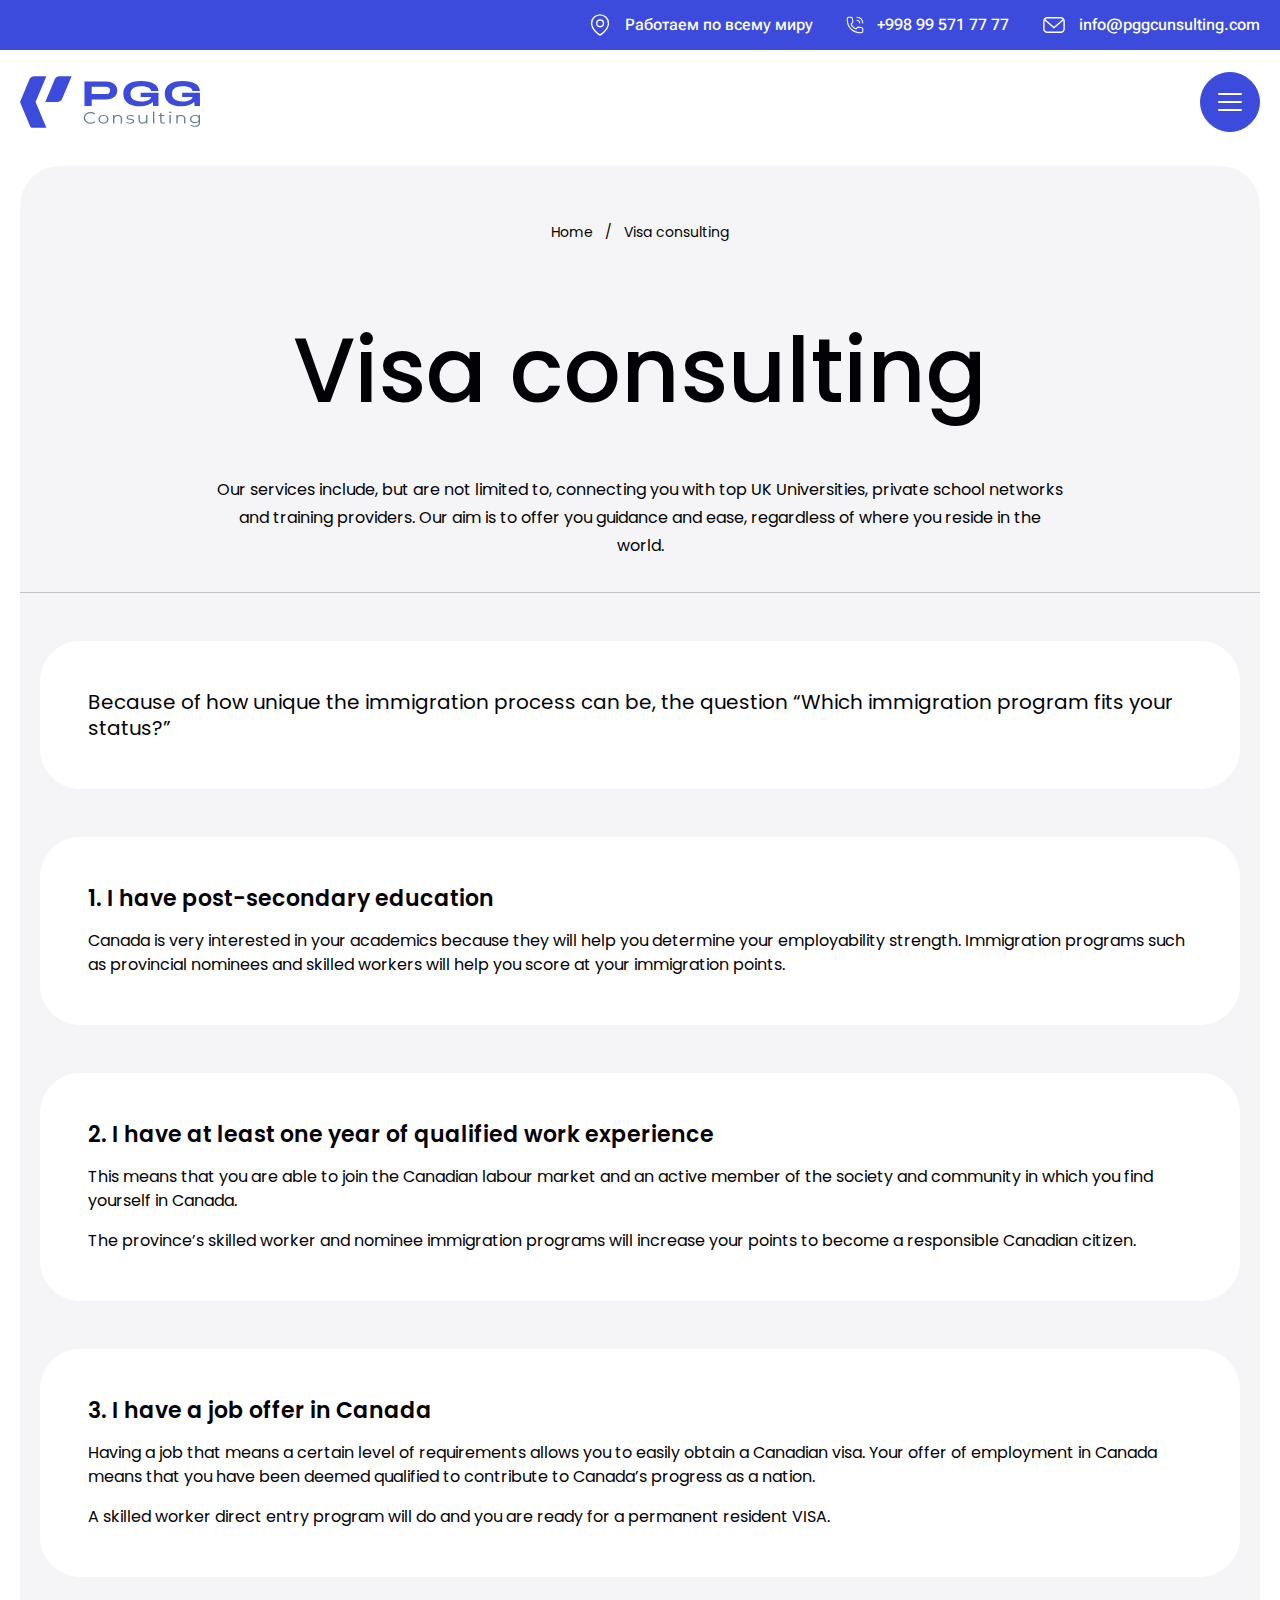
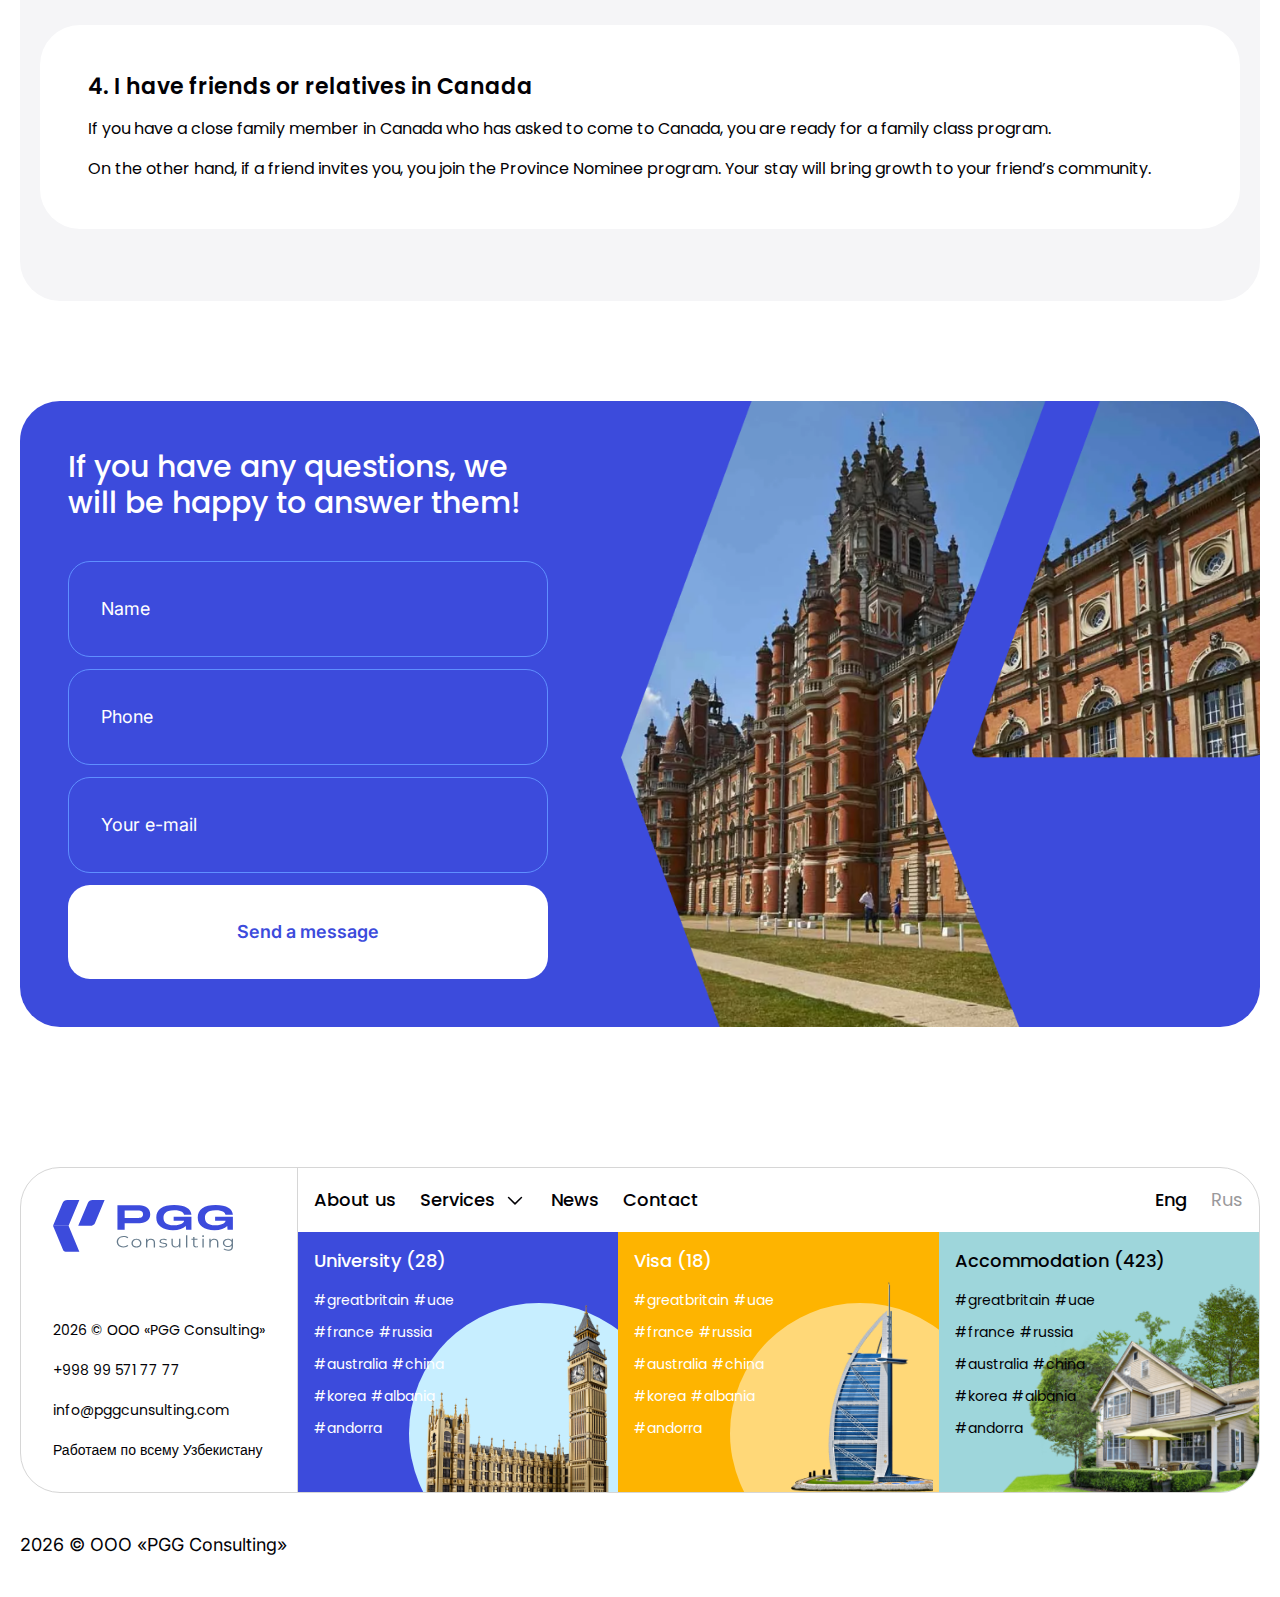
<file: visa-consulting.html>
<!DOCTYPE html>
<html lang="en">
  <head>
    <meta charset="UTF-8">
    <meta http-equiv="X-UA-Compatible" content="IE=edge">
    <meta name="viewport" content="width=device-width, initial-scale=1.0">
    <title>PGG Consulting | Visa consulting</title>
	<link rel="stylesheet" href="./css/basics.css">
	<script src="./js/scripts.js" defer></script>
  </head>
<body class="body">
  <header>
	  <div class="header__inner">
		<div class="header__info">
		  <div class="header__info__inner contentCenter">
			<div id="locationDiv">
			  <a class="infoDiv" href="./contact.html">
				<svg class="emailSvg" viewBox="0 0 28 28" fill="none" xmlns="http://www.w3.org/2000/svg">
				  <path d="M13.9975 24.8873C13.9975 24.8873 4.93945 19.4448 4.93945 12.1847C4.93945 7.17267 9.00179 3.11033 14.0138 3.11033C19.0258 3.11033 23.0881 7.17267 23.0881 12.1847C23.0881 19.4448 13.9975 24.8873 13.9975 24.8873Z" stroke="white" stroke-width="1.5" stroke-miterlimit="10" stroke-linecap="round" stroke-linejoin="round"/>
			      <path d="M14.1295 15.8153C16.134 15.8153 17.759 14.1903 17.759 12.1858C17.759 10.1813 16.134 8.55633 14.1295 8.55633C12.125 8.55633 10.5 10.1813 10.5 12.1858C10.5 14.1903 12.125 15.8153 14.1295 15.8153Z" stroke="white" stroke-width="1.5" stroke-miterlimit="10" stroke-linecap="round" stroke-linejoin="round"/>
				</svg>
				<span class="header__info__text">Работаем по всему миру</span>
			  </a>
			</div>
			<div id="phoneDiv">
			  <a class="infoDiv" href="tel:+998995717777">
			  	<svg class="phoneSvg" viewBox="0 0 28 28" fill="none" xmlns="http://www.w3.org/2000/svg">
				  <path d="M11.2072 16.7592C12.2572 17.766 13.488 18.585 14.8484 19.166L15.4539 19.4238L17.3147 17.5338C17.7767 17.0648 18.4452 16.8618 19.0904 16.9972L23.5984 17.941C24.3614 18.1032 24.9062 18.7763 24.9062 19.5557V22.8013C24.9062 23.9622 23.9659 24.9025 22.805 24.9025H21.8075C17.2179 24.9025 12.6889 23.3823 9.26354 20.328C8.9812 20.0772 8.70704 19.817 8.43987 19.551L8.48304 19.5942C8.21587 19.327 7.95687 19.0528 7.70604 18.7705C4.65054 15.3463 3.13037 10.8173 3.13037 6.22767V5.23017C3.13037 4.06933 4.0707 3.129 5.23154 3.129H8.4772C9.25654 3.129 9.9297 3.67383 10.0919 4.43683L11.0369 8.94483C11.171 9.58883 10.9692 10.2585 10.5002 10.7205L8.6102 12.5813L8.86804 13.1868C9.44904 14.546 10.1992 15.7092 11.2072 16.7592Z" stroke="currentColor" stroke-width="1.5" stroke-miterlimit="10" stroke-linecap="round" stroke-linejoin="round"/>
				  <path d="M16.7847 2.42916C16.3705 2.42916 16.0347 2.76495 16.0347 3.17916C16.0347 3.59338 16.3705 3.92916 16.7847 3.92916V2.42916ZM24.0718 11.2163C24.0718 11.6305 24.4076 11.9663 24.8218 11.9663C25.236 11.9663 25.5718 11.6305 25.5718 11.2163H24.0718ZM16.7847 6.55916C16.3705 6.55916 16.0347 6.89495 16.0347 7.30916C16.0347 7.72338 16.3705 8.05916 16.7847 8.05916V6.55916ZM19.9418 11.2163C19.9418 11.6305 20.2776 11.9663 20.6918 11.9663C21.106 11.9663 21.4418 11.6305 21.4418 11.2163H19.9418ZM16.7847 3.92916C20.8096 3.92916 24.0718 7.19138 24.0718 11.2163H25.5718C25.5718 6.36295 21.638 2.42916 16.7847 2.42916V3.92916ZM16.7847 8.05916C18.5278 8.05916 19.9418 9.47236 19.9418 11.2163H21.4418C21.4418 8.64364 19.3559 6.55916 16.7847 6.55916V8.05916Z" fill="currentColor"/>
	  		  	</svg>	
			  	<span class="header__info__text">+998 99 571 77 77</span>
			  </a>	
			</div>
			<div id="emailDiv">
			  <a class="infoDiv" href="mailto:info@pggcunsulting.com">
				<svg class="emailSvg" viewBox="0 0 32 32" fill="none" xmlns="http://www.w3.org/2000/svg">
				  <path fill-rule="evenodd" clip-rule="evenodd" d="M4.46083 10.5641C4.42941 10.7424 4.41302 10.926 4.41302 11.1133V20.8867C4.41302 22.6226 5.81993 24.0295 7.55587 24.0295H24.4439C26.1799 24.0295 27.587 22.6224 27.5881 20.8875V11.1133C27.5881 10.9256 27.5716 10.7417 27.5401 10.5631L16.5576 19.9748C16.2367 20.2499 15.7631 20.2499 15.4421 19.9748L4.46083 10.5641ZM5.24738 8.98046L15.9999 18.1952L26.7531 8.97983C26.179 8.35908 25.3575 7.97048 24.4452 7.97048H7.55587C6.64322 7.97048 5.82151 8.35935 5.24738 8.98046ZM2.69873 11.1133C2.69873 8.43061 4.87315 6.25619 7.55587 6.25619H24.4452C27.1279 6.25619 29.3023 8.43061 29.3023 11.1133V20.888C29.3007 23.5691 27.1265 25.7438 24.4439 25.7438H7.55587C4.87315 25.7438 2.69873 23.5694 2.69873 20.8867V11.1133Z" fill="currentColor"/>
				</svg>
				<span class="header__info__text">info@pggcunsulting.com</span>
			  </a>	
			</div>
		  </div>	
		</div>
		<div class="header__navigation">
		  <div class="header__navigation__inner contentCenter">
			<div class="logo">
			  <a href="./index.html" aria-label="headerLogo">
			    <svg id="logoHeader" viewBox="0 0 268 77" fill="none" xmlns="http://www.w3.org/2000/svg">
					  <path d="M58.9186 0C55.7832 0 52.9776 1.71799 51.9016 4.29749L37.6015 38.5H55.5518C58.6872 38.5 61.4928 36.782 62.5688 34.2025L76.8689 0H58.9186Z" fill="#3C4BDC"/>
					  <path d="M39.2734 0H21.3231C18.1877 0 15.3821 1.71799 14.3061 4.29749L0.00596619 38.5H23.18L39.2734 0Z" fill="#3C4BDC"/>
					  <path d="M0 38.5L15.0718 74.5431C15.6941 76.0312 17.1492 77 18.7622 77H39.2733L23.1799 38.5H0Z" fill="#3C4BDC"/>
					  <path d="M144.812 21.264C144.812 29.4231 138.304 34.6531 128.811 34.6531H106.724V44.4339H95.9761V7.82422H128.811C138.31 7.82422 144.812 13.1049 144.812 21.264ZM134.069 21.264C134.069 15.7198 129.054 15.7198 125.832 15.7198H106.73V26.7524H125.832C129.054 26.7575 134.069 26.7575 134.069 21.264Z" fill="#3C4BDC"/>
					  <path d="M179.677 24.8211H206.183V44.4335H198.246L197.766 38.6815C193.827 42.4469 187.556 44.9554 178.665 44.9554C163.265 44.9554 153.83 38.2609 153.83 26.1286C153.83 13.9963 163.26 7.30176 180.452 7.30176C197.165 7.30176 205.524 13.003 206.183 22.0997H195.261C194.665 19.3276 191.796 15.1974 180.458 15.1974C166.488 15.1974 164.579 21.9426 164.579 26.3364C164.579 30.7808 166.551 37.6832 180.458 37.6832C190.847 37.6832 195.024 33.71 195.261 30.9379H179.683V24.8211H179.677Z" fill="#3C4BDC"/>
					  <path d="M241.407 24.8211H267.913V44.4335H259.976L259.496 38.6815C255.557 42.4469 249.286 44.9554 240.395 44.9554C224.995 44.9554 215.56 38.2609 215.56 26.1286C215.56 13.9963 224.99 7.30176 242.188 7.30176C258.9 7.30176 267.259 13.003 267.919 22.0997H256.997C256.401 19.3276 253.532 15.1974 242.194 15.1974C228.223 15.1974 226.314 21.9426 226.314 26.3364C226.314 30.7808 228.287 37.6832 242.194 37.6832C252.583 37.6832 256.76 33.71 256.997 30.9379H241.419V24.8211H241.407Z" fill="#3C4BDC"/>
					  <path d="M99.8117 69.6762C98.2671 68.9312 97.0523 67.8974 96.1788 66.5747C95.2995 65.252 94.8599 63.7773 94.8599 62.1353C94.8599 60.4984 95.2995 59.0186 96.1788 57.701C97.0581 56.3783 98.2729 55.3445 99.8291 54.5995C101.385 53.8545 103.121 53.4795 105.047 53.4795C106.487 53.4795 107.824 53.6923 109.044 54.113C110.265 54.5336 111.3 55.1519 112.151 55.9627L110.849 57.103C109.334 55.76 107.419 55.086 105.105 55.086C103.572 55.086 102.172 55.3951 100.917 56.0083C99.6555 56.6266 98.6721 57.4678 97.9605 58.5371C97.249 59.6064 96.8903 60.8075 96.8903 62.1353C96.8903 63.463 97.249 64.6641 97.9605 65.7334C98.6721 66.8027 99.6555 67.644 100.917 68.2622C102.172 68.8805 103.572 69.1846 105.105 69.1846C107.436 69.1846 109.351 68.5055 110.849 67.1423L112.151 68.2825C111.3 69.0934 110.259 69.7116 109.027 70.1424C107.795 70.5732 106.458 70.786 105.018 70.786C103.092 70.7911 101.356 70.4211 99.8117 69.6762Z" fill="#667B8C"/>
					  <path d="M120.475 69.9295C119.347 69.372 118.456 68.5967 117.808 67.6084C117.16 66.6202 116.836 65.5002 116.836 64.2536C116.836 63.0069 117.16 61.8869 117.808 60.8987C118.456 59.9105 119.341 59.1402 120.475 58.5878C121.603 58.0354 122.87 57.7617 124.276 57.7617C125.681 57.7617 126.948 58.0354 128.076 58.5878C129.204 59.1402 130.09 59.9105 130.726 60.8987C131.362 61.8869 131.686 63.0069 131.686 64.2536C131.686 65.5002 131.368 66.6202 130.726 67.6084C130.09 68.5967 129.204 69.372 128.076 69.9295C126.948 70.4869 125.681 70.7707 124.276 70.7707C122.87 70.7707 121.603 70.4869 120.475 69.9295ZM127.064 68.6169C127.886 68.2014 128.528 67.6186 128.99 66.8533C129.453 66.0932 129.685 65.2266 129.685 64.2536C129.685 63.2805 129.453 62.4139 128.99 61.6538C128.528 60.8936 127.886 60.3058 127.064 59.8902C126.243 59.4746 125.311 59.2719 124.276 59.2719C123.24 59.2719 122.309 59.4797 121.487 59.8902C120.666 60.3058 120.018 60.8936 119.544 61.6538C119.069 62.4139 118.838 63.2805 118.838 64.2536C118.838 65.2266 119.075 66.0932 119.544 66.8533C120.012 67.6135 120.66 68.2014 121.487 68.6169C122.309 69.0325 123.24 69.2352 124.276 69.2352C125.311 69.2352 126.243 69.0274 127.064 68.6169Z" fill="#667B8C"/>
					  <path d="M150.348 59.1604C151.43 60.0929 151.974 61.4511 151.974 63.2349V70.6491H150.001V63.4022C150.001 62.0744 149.619 61.0609 148.861 60.3615C148.103 59.6621 147.022 59.3175 145.616 59.3175C144.043 59.3175 142.799 59.728 141.885 60.5439C140.971 61.3598 140.508 62.495 140.508 63.9343V70.644H138.535V57.858H140.421V60.2145C140.959 59.4341 141.7 58.831 142.654 58.4053C143.609 57.9745 144.714 57.7617 145.969 57.7617C147.808 57.7617 149.266 58.228 150.348 59.1604Z" fill="#667B8C"/>
					  <path d="M160.674 70.3205C159.592 70.0215 158.747 69.6465 158.134 69.1904L159.025 67.8271C159.633 68.2478 160.402 68.5924 161.328 68.8609C162.253 69.1295 163.213 69.2613 164.214 69.2613C165.545 69.2613 166.534 69.0789 167.17 68.714C167.807 68.3491 168.125 67.8322 168.125 67.1683C168.125 66.697 167.951 66.3271 167.598 66.0635C167.245 65.795 166.8 65.5922 166.268 65.4554C165.73 65.3186 165.018 65.1818 164.127 65.0551C162.941 64.8625 161.993 64.6648 161.27 64.4621C160.547 64.2594 159.933 63.9148 159.424 63.4283C158.915 62.9418 158.661 62.2678 158.661 61.4113C158.661 60.342 159.17 59.4653 160.188 58.7862C161.206 58.1071 162.623 57.7676 164.434 57.7676C165.377 57.7676 166.32 57.8791 167.263 58.097C168.206 58.3149 168.981 58.6038 169.594 58.9585L168.732 60.342C167.529 59.6122 166.094 59.2474 164.428 59.2474C163.167 59.2474 162.224 59.44 161.582 59.8302C160.94 60.2204 160.622 60.7322 160.622 61.3606C160.622 61.8471 160.801 62.2373 161.166 62.5262C161.524 62.8201 161.975 63.033 162.513 63.1698C163.051 63.3067 163.792 63.4486 164.735 63.5955C165.898 63.7881 166.835 63.9857 167.54 64.1783C168.24 64.3709 168.842 64.7054 169.345 65.1767C169.849 65.648 170.092 66.2966 170.092 67.1227C170.092 68.2427 169.559 69.1295 168.495 69.7833C167.431 70.437 165.955 70.7664 164.07 70.7664C162.889 70.7715 161.756 70.6195 160.674 70.3205Z" fill="#667B8C"/>
					  <path d="M189.714 57.8586V70.6446H187.828V68.3084C187.313 69.0888 186.596 69.6919 185.693 70.1176C184.785 70.5483 183.75 70.7612 182.587 70.7612C180.684 70.7612 179.18 70.295 178.081 69.3625C176.981 68.43 176.426 67.0668 176.426 65.2677V57.8535H178.399V65.1005C178.399 66.4434 178.775 67.4671 179.538 68.1614C180.296 68.8607 181.378 69.2054 182.784 69.2054C184.317 69.2054 185.531 68.7949 186.422 67.979C187.313 67.163 187.753 66.0228 187.753 64.5633V57.8535H189.714V57.8586Z" fill="#667B8C"/>
					  <path d="M198.067 52.6084H200.04V70.6497H198.067V52.6084Z" fill="#667B8C"/>
					  <path d="M216.105 69.8696C215.734 70.1636 215.277 70.3865 214.728 70.5385C214.178 70.6906 213.611 70.7717 213.021 70.7717C211.65 70.7717 210.597 70.4473 209.857 69.7987C209.116 69.15 208.746 68.2327 208.746 67.0519V59.3185H206.137V57.859H208.746V55.0615H210.719V57.859H215.162V59.3185H210.719V66.9506C210.719 67.7107 210.939 68.2935 211.373 68.6888C211.806 69.0841 212.431 69.2868 213.247 69.2868C213.652 69.2868 214.045 69.2311 214.427 69.1145C214.809 69.003 215.133 68.8409 215.41 68.628L216.105 69.8696Z" fill="#667B8C"/>
					  <path d="M222.491 54.6965C222.213 54.4533 222.074 54.1593 222.074 53.8198C222.074 53.4954 222.213 53.2116 222.491 52.9684C222.768 52.7251 223.11 52.6035 223.52 52.6035C223.931 52.6035 224.267 52.7201 224.55 52.9582C224.834 53.1964 224.967 53.4752 224.967 53.7944C224.967 54.1492 224.828 54.4533 224.55 54.6965C224.273 54.9398 223.931 55.0614 223.52 55.0614C223.11 55.0614 222.768 54.9398 222.491 54.6965ZM222.514 57.8588H224.487V70.6448H222.514V57.8588Z" fill="#667B8C"/>
					  <path d="M244.624 59.1604C245.705 60.0929 246.249 61.4511 246.249 63.2349V70.6491H244.276V63.4022C244.276 62.0744 243.895 61.0609 243.137 60.3615C242.379 59.6621 241.297 59.3175 239.892 59.3175C238.318 59.3175 237.074 59.728 236.16 60.5439C235.246 61.3649 234.784 62.495 234.784 63.9343V70.644H232.811V57.858H234.697V60.2145C235.235 59.4341 235.975 58.831 236.93 58.4053C237.884 57.9745 238.989 57.7617 240.244 57.7617C242.078 57.7617 243.536 58.228 244.624 59.1604Z" fill="#667B8C"/>
					  <path d="M268 57.8582V69.0884C268 71.2625 267.393 72.869 266.184 73.913C264.975 74.9569 263.147 75.4789 260.705 75.4789C259.358 75.4789 258.073 75.3066 256.864 74.9569C255.649 74.6072 254.666 74.1258 253.908 73.5126L254.909 72.2C255.609 72.7524 256.465 73.1781 257.477 73.4872C258.484 73.7964 259.543 73.9484 260.653 73.9484C262.505 73.9484 263.864 73.5734 264.732 72.8183C265.599 72.0632 266.033 70.8925 266.033 69.3063V67.6796C265.426 68.4904 264.622 69.1036 263.633 69.5293C262.643 69.9499 261.544 70.1628 260.341 70.1628C258.97 70.1628 257.726 69.8993 256.61 69.3722C255.493 68.8452 254.614 68.1053 253.972 67.1576C253.336 66.2099 253.017 65.1355 253.017 63.9345C253.017 62.7334 253.336 61.6641 253.972 60.7266C254.608 59.789 255.487 59.0592 256.592 58.5373C257.703 58.0203 258.953 57.7568 260.341 57.7568C261.579 57.7568 262.701 57.9747 263.696 58.4106C264.691 58.8464 265.501 59.4799 266.108 60.3059V57.8481H268V57.8582ZM263.395 68.0343C264.246 67.639 264.911 67.0816 265.38 66.367C265.854 65.6524 266.085 64.8416 266.085 63.9345C266.085 63.0273 265.848 62.2216 265.38 61.5171C264.911 60.8127 264.252 60.2603 263.407 59.865C262.562 59.4697 261.608 59.2721 260.538 59.2721C259.485 59.2721 258.536 59.4647 257.692 59.8549C256.847 60.2451 256.193 60.7925 255.719 61.507C255.25 62.2216 255.013 63.0324 255.013 63.9395C255.013 64.8467 255.25 65.6575 255.719 66.3721C256.193 67.0866 256.847 67.639 257.692 68.0394C258.536 68.4347 259.485 68.6374 260.538 68.6374C261.59 68.6374 262.545 68.4296 263.395 68.0343Z" fill="#667B8C"/>
				</svg>
			  </a>
			  <a href="./index.html" aria-label="mobileLogo">
				<svg id="logoMobile" class="hidden" viewBox="0 0 170 56" fill="none" xmlns="http://www.w3.org/2000/svg">
						<path d="M37.1784 -3.8147e-06C35.2 -3.8147e-06 33.4296 1.23745 32.7506 3.09546L23.7271 27.7314H35.054C37.0324 27.7314 38.8028 26.4939 39.4818 24.6359L48.5053 -3.8147e-06H37.1784Z" fill="white"/>
						<path d="M24.7819 -3.8147e-06H13.455C11.4766 -3.8147e-06 9.70617 1.23745 9.02722 3.09546L0.00366211 27.7314H14.6268L24.7819 -3.8147e-06Z" fill="white"/>
						<path d="M0 27.7314L9.19752 52.8386C9.77489 54.4148 11.2749 55.4627 12.9534 55.4627H24.7819L14.6268 27.7314H0Z" fill="white"/>
						<path d="M91.3781 15.3166C91.3781 21.1936 87.2715 24.9607 81.2814 24.9607H67.3445V32.0058H60.5623V5.63595H81.2814C87.2752 5.63595 91.3781 9.43956 91.3781 15.3166ZM84.5995 15.3166C84.5995 11.3231 81.4347 11.3231 79.4015 11.3231H67.3482V19.2698H79.4015C81.4347 19.2735 84.5995 19.2735 84.5995 15.3166Z" fill="white"/>
						<path d="M113.378 17.8791H130.104V32.0058H125.096L124.793 27.8627C122.307 30.5748 118.35 32.3817 112.74 32.3817C103.022 32.3817 97.0688 27.5597 97.0688 18.8209C97.0688 10.082 103.019 5.25997 113.868 5.25997C124.413 5.25997 129.688 9.36656 130.104 15.9189H123.212C122.836 13.9221 121.026 10.9471 113.871 10.9471C105.056 10.9471 103.851 15.8057 103.851 18.9705C103.851 22.1718 105.096 27.1436 113.871 27.1436C120.427 27.1436 123.063 24.2817 123.212 22.285H113.382V17.8791H113.378Z" fill="white"/>
						<path d="M152.331 17.8791H169.057V32.0058H164.049L163.746 27.8627C161.26 30.5748 157.303 32.3817 151.692 32.3817C141.975 32.3817 136.021 27.5597 136.021 18.8209C136.021 10.082 141.971 5.25997 152.824 5.25997C163.37 5.25997 168.644 9.36656 169.06 15.9189H162.169C161.793 13.9221 159.982 10.9471 152.827 10.9471C144.012 10.9471 142.807 15.8057 142.807 18.9705C142.807 22.1718 144.052 27.1436 152.827 27.1436C159.383 27.1436 162.019 24.2817 162.169 22.285H152.338V17.8791H152.331Z" fill="white"/>
						<path d="M62.9823 50.188C62.0077 49.6514 61.2411 48.9067 60.6899 47.954C60.1351 47.0013 59.8577 45.939 59.8577 44.7563C59.8577 43.5773 60.1351 42.5114 60.6899 41.5623C61.2448 40.6096 62.0114 39.8649 62.9933 39.3283C63.9752 38.7917 65.0703 38.5216 66.2859 38.5216C67.1948 38.5216 68.038 38.6749 68.8082 38.9779C69.5784 39.2809 70.2318 39.7262 70.7684 40.3103L69.9471 41.1316C68.9907 40.1642 67.7825 39.6787 66.3224 39.6787C65.355 39.6787 64.4717 39.9014 63.6795 40.3431C62.8838 40.7884 62.2632 41.3944 61.8142 42.1646C61.3652 42.9348 61.1389 43.7999 61.1389 44.7563C61.1389 45.7127 61.3652 46.5778 61.8142 47.348C62.2632 48.1183 62.8838 48.7242 63.6795 49.1695C64.4717 49.6149 65.355 49.8339 66.3224 49.8339C67.7934 49.8339 69.0017 49.3448 69.9471 48.3628L70.7684 49.1842C70.2318 49.7682 69.5748 50.2135 68.7973 50.5238C68.0198 50.8341 67.1765 50.9874 66.2676 50.9874C65.0521 50.9911 63.957 50.7246 62.9823 50.188Z" fill="white"/>
						<path d="M76.0211 50.3705C75.3093 49.969 74.7472 49.4105 74.3383 48.6987C73.9295 47.9869 73.7251 47.1801 73.7251 46.2822C73.7251 45.3842 73.9295 44.5775 74.3383 43.8657C74.7472 43.1538 75.3057 42.599 76.0211 42.2011C76.7329 41.8032 77.5324 41.6061 78.4194 41.6061C79.3064 41.6061 80.1058 41.8032 80.8176 42.2011C81.5295 42.599 82.0879 43.1538 82.4895 43.8657C82.891 44.5775 83.0954 45.3842 83.0954 46.2822C83.0954 47.1801 82.8947 47.9869 82.4895 48.6987C82.0879 49.4105 81.5295 49.969 80.8176 50.3705C80.1058 50.772 79.3064 50.9764 78.4194 50.9764C77.5324 50.9764 76.7329 50.772 76.0211 50.3705ZM80.1788 49.4251C80.6972 49.1257 81.1024 48.706 81.3944 48.1548C81.6864 47.6072 81.8324 46.983 81.8324 46.2822C81.8324 45.5813 81.6864 44.9571 81.3944 44.4095C81.1024 43.862 80.6972 43.4386 80.1788 43.1393C79.6605 42.8399 79.0728 42.6939 78.4194 42.6939C77.766 42.6939 77.1783 42.8436 76.6599 43.1393C76.1416 43.4386 75.7328 43.862 75.4334 44.4095C75.1341 44.9571 74.9881 45.5813 74.9881 46.2822C74.9881 46.983 75.1378 47.6072 75.4334 48.1548C75.7291 48.7023 76.1379 49.1257 76.6599 49.4251C77.1783 49.7244 77.766 49.8704 78.4194 49.8704C79.0728 49.8704 79.6605 49.7207 80.1788 49.4251Z" fill="white"/>
						<path d="M94.8717 42.6136C95.5543 43.2853 95.8974 44.2635 95.8974 45.5484V50.8888H94.6526V45.6689C94.6526 44.7125 94.4117 43.9825 93.9335 43.4787C93.4553 42.975 92.7727 42.7268 91.8857 42.7268C90.8928 42.7268 90.108 43.0224 89.5313 43.6101C88.9545 44.1978 88.6625 45.0155 88.6625 46.0522V50.8852H87.4177V41.6755H88.6077V43.3729C88.9472 42.8107 89.4145 42.3763 90.0168 42.0697C90.6191 41.7594 91.3163 41.6061 92.1084 41.6061C93.2692 41.6061 94.189 41.9419 94.8717 42.6136Z" fill="white"/>
						<path d="M101.387 50.6516C100.705 50.4362 100.172 50.1661 99.7847 49.8376L100.347 48.8556C100.73 49.1586 101.216 49.4068 101.8 49.6003C102.384 49.7937 102.99 49.8887 103.621 49.8887C104.461 49.8887 105.085 49.7572 105.486 49.4944C105.888 49.2316 106.089 48.8593 106.089 48.3811C106.089 48.0416 105.979 47.7751 105.757 47.5853C105.534 47.3919 105.253 47.2458 104.917 47.1473C104.578 47.0487 104.129 46.9502 103.566 46.8589C102.818 46.7202 102.219 46.5778 101.763 46.4318C101.307 46.2858 100.92 46.0376 100.599 45.6872C100.277 45.3367 100.117 44.8512 100.117 44.2343C100.117 43.4641 100.438 42.8326 101.081 42.3435C101.723 41.8543 102.617 41.6098 103.76 41.6098C104.355 41.6098 104.95 41.6901 105.545 41.847C106.14 42.004 106.629 42.2121 107.016 42.4676L106.472 43.4641C105.713 42.9385 104.807 42.6757 103.756 42.6757C102.96 42.6757 102.365 42.8144 101.96 43.0954C101.555 43.3765 101.354 43.7452 101.354 44.1978C101.354 44.5483 101.467 44.8293 101.697 45.0374C101.924 45.2491 102.208 45.4024 102.548 45.501C102.887 45.5995 103.355 45.7018 103.95 45.8076C104.683 45.9463 105.275 46.0887 105.72 46.2274C106.162 46.3661 106.541 46.607 106.859 46.9465C107.177 47.286 107.33 47.7532 107.33 48.3482C107.33 49.1549 106.994 49.7937 106.322 50.2646C105.651 50.7355 104.72 50.9728 103.53 50.9728C102.785 50.9764 102.07 50.8669 101.387 50.6516Z" fill="white"/>
						<path d="M119.712 41.6755V50.8852H118.522V49.2024C118.197 49.7646 117.744 50.1989 117.175 50.5056C116.602 50.8158 115.948 50.9691 115.214 50.9691C114.014 50.9691 113.064 50.6333 112.371 49.9617C111.677 49.29 111.327 48.3081 111.327 47.0122V41.6718H112.572V46.8918C112.572 47.8591 112.809 48.5964 113.291 49.0965C113.769 49.6003 114.452 49.8485 115.339 49.8485C116.306 49.8485 117.072 49.5528 117.635 48.9651C118.197 48.3774 118.474 47.5561 118.474 46.5048V41.6718H119.712V41.6755Z" fill="white"/>
						<path d="M124.983 37.8939H126.228V50.8889H124.983V37.8939Z" fill="white"/>
						<path d="M136.364 50.3267C136.131 50.5384 135.842 50.699 135.496 50.8085C135.149 50.918 134.791 50.9764 134.419 50.9764C133.554 50.9764 132.889 50.7428 132.422 50.2756C131.955 49.8084 131.721 49.1477 131.721 48.2971V42.7268H130.075V41.6755H131.721V39.6605H132.966V41.6755H135.769V42.7268H132.966V48.2241C132.966 48.7717 133.105 49.1914 133.378 49.4762C133.652 49.7609 134.046 49.9069 134.561 49.9069C134.817 49.9069 135.065 49.8667 135.306 49.7828C135.547 49.7025 135.751 49.5857 135.926 49.4324L136.364 50.3267Z" fill="white"/>
						<path d="M140.394 39.3977C140.219 39.2225 140.132 39.0107 140.132 38.7662C140.132 38.5325 140.219 38.3281 140.394 38.1529C140.57 37.9777 140.785 37.8901 141.044 37.8901C141.303 37.8901 141.515 37.974 141.694 38.1456C141.873 38.3172 141.957 38.518 141.957 38.7479C141.957 39.0034 141.869 39.2225 141.694 39.3977C141.519 39.5729 141.303 39.6605 141.044 39.6605C140.785 39.6605 140.57 39.5729 140.394 39.3977ZM140.409 41.6755H141.654V50.8852H140.409V41.6755Z" fill="white"/>
						<path d="M154.36 42.6136C155.043 43.2853 155.386 44.2635 155.386 45.5484V50.8888H154.141V45.6689C154.141 44.7125 153.9 43.9825 153.422 43.4787C152.944 42.975 152.261 42.7268 151.374 42.7268C150.382 42.7268 149.597 43.0224 149.02 43.6101C148.443 44.2015 148.151 45.0155 148.151 46.0522V50.8852H146.906V41.6755H148.096V43.3729C148.436 42.8107 148.903 42.3763 149.506 42.0697C150.108 41.7594 150.805 41.6061 151.597 41.6061C152.754 41.6061 153.674 41.9419 154.36 42.6136Z" fill="white"/>
						<path d="M169.111 41.6755V49.7645C169.111 51.3305 168.728 52.4877 167.965 53.2396C167.202 53.9916 166.049 54.3676 164.508 54.3676C163.658 54.3676 162.847 54.2435 162.084 53.9916C161.318 53.7397 160.697 53.393 160.219 52.9513L160.851 52.0058C161.292 52.4037 161.833 52.7103 162.471 52.933C163.107 53.1557 163.775 53.2652 164.475 53.2652C165.643 53.2652 166.501 52.9951 167.049 52.4512C167.596 51.9073 167.87 51.0641 167.87 49.9215V48.7498C167.487 49.3338 166.979 49.7755 166.355 50.0821C165.731 50.3851 165.038 50.5384 164.278 50.5384C163.413 50.5384 162.628 50.3486 161.924 49.969C161.219 49.5893 160.664 49.0564 160.259 48.3738C159.858 47.6912 159.657 46.9173 159.657 46.0522C159.657 45.1871 159.858 44.4168 160.259 43.7415C160.661 43.0662 161.216 42.5406 161.913 42.1646C162.614 41.7923 163.402 41.6025 164.278 41.6025C165.059 41.6025 165.768 41.7594 166.395 42.0733C167.023 42.3873 167.534 42.8436 167.918 43.4386V41.6682H169.111V41.6755ZM166.206 49.0053C166.742 48.7206 167.162 48.319 167.458 47.8043C167.757 47.2896 167.903 46.7056 167.903 46.0522C167.903 45.3988 167.753 44.8184 167.458 44.311C167.162 43.8036 166.746 43.4057 166.213 43.121C165.68 42.8363 165.078 42.6939 164.402 42.6939C163.738 42.6939 163.139 42.8326 162.606 43.1137C162.073 43.3948 161.661 43.789 161.362 44.3037C161.066 44.8184 160.916 45.4024 160.916 46.0558C160.916 46.7092 161.066 47.2933 161.362 47.808C161.661 48.3227 162.073 48.7206 162.606 49.0089C163.139 49.2937 163.738 49.4397 164.402 49.4397C165.067 49.4397 165.669 49.29 166.206 49.0053Z" fill="white"/>
				</svg>
			  </a>
			</div>
			<div class="hamburger">
			  <span class="hamburger__span" id="span1"></span>	
			  <span class="hamburger__span" id="span2"></span>	
			  <span class="hamburger__span" id="span3"></span>	
			</div>  
		  </div> 	
		</div>
	  </div>	
	  <div class="mobileHeader hidden">
		<div class="mobileHeader__inner contentCenter">
		  <div class="margin"></div>
		  <div class="mobileHeader__content">
			<div class="mobileLinkContainer">
				<a class="mobileLink" href="./index.html" aria-label="home">Home</a>
				<a class="mobileLink" href="./about.html" aria-label="about">About us</a>
				<div class="servicesMobileContainer">
				  <div class="servicesMobileDiv">
					<span class="mobileLink">Services</span>		
					<svg class="chevron-down" viewBox="0 0 24 24" fill="none" xmlns="http://www.w3.org/2000/svg">
					  <path d="M18.4332 9.4502L12.0042 15.8802L5.57422 9.4502" stroke="white" stroke-width="1.5" stroke-miterlimit="10" stroke-linecap="round" stroke-linejoin="round"/>
					</svg>
				  </div>
				  <div class="mobileServiceList">
					<a class="serviceList__link" href="./educational-programs.html" aria-label="educational-programs">Educational programs</a>
					<a class="serviceList__link" href="./accomodation-consulting.html" aria-label="accomodation-consulting">Accomodation consulting</a>
					<a class="serviceList__link" href="./visa-consulting.html" aria-label="visa-consulting">Visa consulting</a>
				  </div>
				</div>
				<a class="mobileLink" href="./news.html" aria-label="news">News</a>
				<a class="mobileLink" href="./contact.html" aria-label="contact">Contact</a>
			</div>
			<div class="mobileSocialMediaContainer">
				<div class="mobileSvyaz">
				  <div id="phoneDiv">
						<a class="infoDiv" href="tel:+998995717777">
							<svg class="phoneSvg" viewBox="0 0 28 28" fill="none" xmlns="http://www.w3.org/2000/svg">
							<path d="M11.2072 16.7592C12.2572 17.766 13.488 18.585 14.8484 19.166L15.4539 19.4238L17.3147 17.5338C17.7767 17.0648 18.4452 16.8618 19.0904 16.9972L23.5984 17.941C24.3614 18.1032 24.9062 18.7763 24.9062 19.5557V22.8013C24.9062 23.9622 23.9659 24.9025 22.805 24.9025H21.8075C17.2179 24.9025 12.6889 23.3823 9.26354 20.328C8.9812 20.0772 8.70704 19.817 8.43987 19.551L8.48304 19.5942C8.21587 19.327 7.95687 19.0528 7.70604 18.7705C4.65054 15.3463 3.13037 10.8173 3.13037 6.22767V5.23017C3.13037 4.06933 4.0707 3.129 5.23154 3.129H8.4772C9.25654 3.129 9.9297 3.67383 10.0919 4.43683L11.0369 8.94483C11.171 9.58883 10.9692 10.2585 10.5002 10.7205L8.6102 12.5813L8.86804 13.1868C9.44904 14.546 10.1992 15.7092 11.2072 16.7592Z" stroke="currentColor" stroke-width="1.5" stroke-miterlimit="10" stroke-linecap="round" stroke-linejoin="round"/>
							<path d="M16.7847 2.42916C16.3705 2.42916 16.0347 2.76495 16.0347 3.17916C16.0347 3.59338 16.3705 3.92916 16.7847 3.92916V2.42916ZM24.0718 11.2163C24.0718 11.6305 24.4076 11.9663 24.8218 11.9663C25.236 11.9663 25.5718 11.6305 25.5718 11.2163H24.0718ZM16.7847 6.55916C16.3705 6.55916 16.0347 6.89495 16.0347 7.30916C16.0347 7.72338 16.3705 8.05916 16.7847 8.05916V6.55916ZM19.9418 11.2163C19.9418 11.6305 20.2776 11.9663 20.6918 11.9663C21.106 11.9663 21.4418 11.6305 21.4418 11.2163H19.9418ZM16.7847 3.92916C20.8096 3.92916 24.0718 7.19138 24.0718 11.2163H25.5718C25.5718 6.36295 21.638 2.42916 16.7847 2.42916V3.92916ZM16.7847 8.05916C18.5278 8.05916 19.9418 9.47236 19.9418 11.2163H21.4418C21.4418 8.64364 19.3559 6.55916 16.7847 6.55916V8.05916Z" fill="currentColor"/>
							  </svg>	
							<span class="header__info__text">+998 99 571 77 77</span>
						</a>	
				  </div>
				  <div id="emailDiv">
						<a class="infoDiv" href="mailto:info@pggcunsulting.com">
						  <svg class="emailSvg" viewBox="0 0 32 32" fill="none" xmlns="http://www.w3.org/2000/svg">
							<path fill-rule="evenodd" clip-rule="evenodd" d="M4.46083 10.5641C4.42941 10.7424 4.41302 10.926 4.41302 11.1133V20.8867C4.41302 22.6226 5.81993 24.0295 7.55587 24.0295H24.4439C26.1799 24.0295 27.587 22.6224 27.5881 20.8875V11.1133C27.5881 10.9256 27.5716 10.7417 27.5401 10.5631L16.5576 19.9748C16.2367 20.2499 15.7631 20.2499 15.4421 19.9748L4.46083 10.5641ZM5.24738 8.98046L15.9999 18.1952L26.7531 8.97983C26.179 8.35908 25.3575 7.97048 24.4452 7.97048H7.55587C6.64322 7.97048 5.82151 8.35935 5.24738 8.98046ZM2.69873 11.1133C2.69873 8.43061 4.87315 6.25619 7.55587 6.25619H24.4452C27.1279 6.25619 29.3023 8.43061 29.3023 11.1133V20.888C29.3007 23.5691 27.1265 25.7438 24.4439 25.7438H7.55587C4.87315 25.7438 2.69873 23.5694 2.69873 20.8867V11.1133Z" fill="currentColor"/>
						  </svg>
						  <span class="header__info__text">info@pggcunsulting.com</span>
						</a>	
				  </div>	
				</div>
				<div class="socialMediaDiv">
					<a href="#" aria-label="facebook" class="socialMedia">
					  <svg class="socialMediaIcon" viewBox="0 0 40 40" fill="none" xmlns="http://www.w3.org/2000/svg">
						<path d="M22.3537 36.6666H16.7108C15.7682 36.6666 15.0015 35.9051 15.0015 34.9689V22.3266H11.7093C10.7667 22.3266 10 21.5648 10 20.6289V15.2117C10 14.2755 10.7667 13.5139 11.7093 13.5139H15.0015V10.8011C15.0015 8.11137 15.8518 5.82293 17.4603 4.18364C19.076 2.53687 21.334 1.66663 23.9901 1.66663L28.2937 1.67357C29.2346 1.67517 30 2.43674 30 3.37134V8.40109C30 9.3373 29.2335 10.0989 28.2913 10.0989L25.3937 10.0999C24.51 10.0999 24.285 10.2759 24.2369 10.3298C24.1576 10.4193 24.0632 10.6722 24.0632 11.3705V13.5136H28.0735C28.3754 13.5136 28.6679 13.5876 28.9193 13.727C29.4615 14.0279 29.7986 14.597 29.7986 15.2119L29.7965 20.6291C29.7965 21.5648 29.0298 22.3264 28.0872 22.3264H24.0632V34.9689C24.0632 35.9051 23.2962 36.6666 22.3537 36.6666V36.6666ZM17.0672 34.6148H21.9972V21.4081C21.9972 20.783 22.5093 20.2745 23.1384 20.2745H27.7307L27.7326 15.5657H23.1382C22.5091 15.5657 21.9972 15.0573 21.9972 14.4322V11.3705C21.9972 10.5688 22.0792 9.6572 22.6884 8.972C23.4245 8.14368 24.5845 8.04808 25.3932 8.04808L27.9342 8.04701V3.72488L23.9885 3.71848C19.7199 3.71848 17.0672 6.43256 17.0672 10.8011V14.4322C17.0672 15.0571 16.5554 15.5657 15.9263 15.5657H12.0658V20.2745H15.9263C16.5554 20.2745 17.0672 20.783 17.0672 21.4081V34.6148ZM28.2896 3.72542H28.2899H28.2896Z" fill="#3C4BDC"/>
					  </svg>
					</a>
					<a href="#" aria-label="instagram" class="socialMedia">
					  <svg class="socialMediaIcon" viewBox="0 0 40 40" fill="none" xmlns="http://www.w3.org/2000/svg">
						<path d="M36.5845 13.1335C36.5064 11.3624 36.22 10.1447 35.8096 9.08962C35.3863 7.96966 34.735 6.96696 33.8817 6.13341C33.048 5.28689 32.0385 4.6291 30.9313 4.21245C29.8699 3.80217 28.6583 3.51575 26.8869 3.43766C25.1022 3.35296 24.5356 3.33337 20.0091 3.33337C15.4826 3.33337 14.916 3.35296 13.1379 3.43105C11.3665 3.50914 10.1486 3.79581 9.09354 4.20584C7.97311 4.6291 6.97021 5.28027 6.13651 6.13341C5.28982 6.96696 4.63217 7.97627 4.21519 9.08326C3.80482 10.1447 3.51835 11.3557 3.44025 13.1269C3.35553 14.9112 3.33594 15.4777 3.33594 20.0033C3.33594 24.529 3.35553 25.0955 3.43363 26.8732C3.51174 28.6443 3.79846 29.862 4.20883 30.9171C4.63217 32.037 5.28982 33.0397 6.13651 33.8733C6.97021 34.7198 7.97972 35.3776 9.08692 35.7942C10.1486 36.2045 11.3598 36.4909 13.1316 36.569C14.9094 36.6474 15.4762 36.6667 20.0027 36.6667C24.5292 36.6667 25.0958 36.6474 26.8739 36.569C28.6454 36.4909 29.8632 36.2045 30.9183 35.7942C33.1589 34.9281 34.9304 33.157 35.7966 30.9171C36.2067 29.8556 36.4935 28.6443 36.5716 26.8732C36.6497 25.0955 36.6693 24.529 36.6693 20.0033C36.6693 15.4777 36.6627 14.9112 36.5845 13.1335ZM33.5822 26.743C33.5105 28.3709 33.237 29.25 33.009 29.836C32.4488 31.2882 31.2961 32.4407 29.8436 33.0008C29.2575 33.2287 28.3719 33.5022 26.75 33.5736C24.9915 33.652 24.4641 33.6713 20.0157 33.6713C15.5673 33.6713 15.0333 33.652 13.2812 33.5736C11.6529 33.5022 10.7737 33.2287 10.1875 33.0008C9.46473 32.7337 8.80682 32.3105 8.2728 31.757C7.7192 31.2165 7.29586 30.5653 7.02873 29.8426C6.80078 29.2566 6.52728 28.3709 6.45579 26.7496C6.37743 24.9914 6.3581 24.4639 6.3581 20.0163C6.3581 15.5688 6.37743 15.0349 6.45579 13.2833C6.52728 11.6554 6.80078 10.7763 7.02873 10.1903C7.29586 9.46735 7.7192 8.80982 8.27942 8.27566C8.81979 7.72216 9.47109 7.2989 10.1941 7.03208C10.7803 6.80417 11.6662 6.53072 13.2878 6.45899C15.0463 6.3809 15.5739 6.36132 20.0221 6.36132C24.4771 6.36132 25.0045 6.3809 26.7566 6.45899C28.3848 6.53072 29.2641 6.80417 29.8503 7.03208C30.573 7.2989 31.231 7.72216 31.765 8.27566C32.3186 8.81618 32.7419 9.46735 33.009 10.1903C33.237 10.7763 33.5105 11.6617 33.5822 13.2833C33.6603 15.0415 33.6799 15.5688 33.6799 20.0163C33.6799 24.4639 33.6603 24.9848 33.5822 26.743Z" fill="#3C4BDC"/>
						<path d="M19.9974 11.6666C15.3968 11.6666 11.6641 15.3991 11.6641 20C11.6641 24.6008 15.3968 28.3333 19.9974 28.3333C24.5983 28.3333 28.3307 24.6008 28.3307 20C28.3307 15.3991 24.5983 11.6666 19.9974 11.6666ZM19.9974 25.4056C17.0128 25.4056 14.5918 22.9848 14.5918 20C14.5918 17.0151 17.0128 14.5943 19.9974 14.5943C22.9823 14.5943 25.403 17.0151 25.403 20C25.403 22.9848 22.9823 25.4056 19.9974 25.4056Z" fill="#3C4BDC"/>
						<path d="M31.6641 10.8334C31.6641 12.214 30.5447 13.3334 29.1639 13.3334C27.7834 13.3334 26.6641 12.214 26.6641 10.8334C26.6641 9.45247 27.7834 8.33337 29.1639 8.33337C30.5447 8.33337 31.6641 9.45247 31.6641 10.8334Z" fill="#3C4BDC"/>
					  </svg>
					</a>
					<a href="#" aria-label="telegram" class="socialMedia">
					  <svg class="socialMediaIcon" viewBox="0 0 40 40" fill="none" xmlns="http://www.w3.org/2000/svg">
						<path d="M37.7645 5.82132C37.3166 5.29163 36.6458 5 35.8754 5C35.4566 5 35.0129 5.08522 34.557 5.25376L3.51938 16.7115C1.87225 17.3193 1.65041 18.2316 1.66468 18.7212C1.67895 19.2109 1.95393 20.1096 3.63408 20.6265C3.64415 20.6295 3.65422 20.6325 3.66429 20.6352L10.1023 22.4169L13.584 32.045C14.0587 33.3576 15.1243 34.173 16.3652 34.173C17.1477 34.173 17.9172 33.8559 18.5909 33.2564L22.573 29.7106L28.3489 34.2082C28.3494 34.2087 28.3503 34.209 28.3508 34.2095L28.4057 34.2523C28.4107 34.256 28.416 34.2601 28.4211 34.2639C29.0631 34.7454 29.7638 34.9997 30.4484 35H30.4486C31.7861 35 32.8511 34.0426 33.1613 32.5612L38.2468 8.27745C38.451 7.30274 38.2798 6.43056 37.7645 5.82132ZM12.2561 22.0785L24.677 15.9421L16.9429 23.8894C16.8162 24.0195 16.7264 24.1789 16.6822 24.3523L15.1909 30.1941L12.2561 22.0785ZM17.1354 31.728C17.0839 31.7737 17.0321 31.8145 16.9804 31.8521L18.364 26.4329L20.8808 28.3929L17.1354 31.728ZM36.1411 7.8649L31.0557 32.1489C31.0067 32.3813 30.8503 32.9221 30.4484 32.9221C30.2497 32.9221 30.0002 32.8174 29.7448 32.6272L23.1999 27.531C23.1991 27.5302 23.198 27.5294 23.1968 27.5288L19.3025 24.4962L30.487 13.0033C30.845 12.6354 30.8775 12.0719 30.5639 11.6677C30.25 11.2635 29.6813 11.1364 29.2161 11.3663L10.8207 20.4545L4.29511 18.649L35.3232 7.1948C35.5853 7.09795 35.7682 7.07766 35.8754 7.07766C35.9411 7.07766 36.0581 7.08523 36.1014 7.13691C36.1585 7.20427 36.2312 7.43395 36.1411 7.8649Z" fill="#3C4BDC"/>
					  </svg>
					</a>
				</div>
			</div>
		  </div>
		  <div class="centerImage">
			<img src="./media/centerImage.png" alt="centerImage">	
		  </div>
		</div>	
		<div class="mobile1">
		  <img src="./media/mobile1.png" alt="mobile-back">	
		</div>
		<div class="mobile2">
		  <img src="./media/mobile2.png" alt="mobile-back">	
		</div>	
	  </div>	
	</header>
  <main class="main">
    <div class="mainNavigation">
		<div class="mainNavigation__inner contentCenter">
		  <div class="mainNavigation__content bgGray grayNavigation">
			<div class="currentNavigation">
				<span>Home</span>
				<span>/</span>
				<span>Visa consulting</span>
			</div>
			<p class="heroMainText">Visa consulting</p>
			<p class="heroSubtitle">Our services include, but are not limited to, connecting you with top UK Universities, private school networks and training providers. Our aim is to offer you guidance and ease, regardless of where you reside in the world.</p>
		  </div>	
		</div>
	  </div>
    <div class="grayContent">
      <div class="grayContent__inner contentCenter">
        <div class="grayContent__content bgGray">
          <p class="grayContentStartText centerGray grayContent__div">Because of how unique the immigration process can be, the question “Which immigration program fits your status?”</p>
          <div class="grayContent__div centerGray">
            <p class="div__title">1. I have post-secondary education</p>
            <p class="div__text">Canada is very interested in your academics because they will help you determine your employability strength. Immigration programs such as provincial nominees and skilled workers will help you score at your immigration points.</p>
          </div>
          <div class="grayContent__div centerGray">
            <p class="div__title">2. I have at least one year of qualified work experience</p>
            <p class="div__text">This means that you are able to join the Canadian labour market and an active member of the society and community in which you find yourself in Canada.</p>
			<p class="div__text">The province’s skilled worker and nominee immigration programs will increase your points to become a responsible Canadian citizen.</p>
		  </div>
          <div class="grayContent__div centerGray">
            <p class="div__title">3. I have a job offer in Canada</p>
            <p class="div__text">Having a job that means a certain level of requirements allows you to easily obtain a Canadian visa. Your offer of employment in Canada means that you have been deemed qualified to contribute to Canada’s progress as a nation.</p>
			<p class="div__text">A skilled worker direct entry program will do and you are ready for a permanent resident VISA.</p>
		  </div>
          <div class="grayContent__div centerGray">
            <p class="div__title">4. I have friends or relatives in Canada</p>
            <p class="div__text">If you have a close family member in Canada who has asked to come to Canada, you are ready for a family class program. </p>
			<p class="div__text">On the other hand, if a friend invites you, you join the Province Nominee program. Your stay will bring growth to your friend’s community.</p>
          </div>  
        </div>
      </div>  
    </div>
    <div class="formSection">
		<div class="formSection__inner contentCenter">
		  <div class="formSection__content">
			<p class="form__mainText">If you have any questions, we will be happy to answer them!</p>
			<form class="form">
			  <input class="input" type="text" placeholder="Name" required>   	
			  <input class="input" type="number" placeholder="Phone" required>   	
			  <input class="input" type="email" placeholder="Your e-mail" required>  
			  <button class="form__button" type="submit">Send a message</button> 	
			</form>
			<div class="form__image-absolute">
			  <div class="form__image"><img class="image-form" src="./media/form-image.png" alt="form-image"></div>	
			</div>
		  </div>
		</div>
	</div>	
  </main>
  <footer>
	<div class="footer__inner">
	  <div class="footer__navigation contentCenter">
		<div class="footer__navigation__content">
		  <div class="footer__content1">
			<div id="logo">
			  <svg viewBox="0 0 268 77" fill="none" xmlns="http://www.w3.org/2000/svg">
				  <path d="M58.9186 0C55.7832 0 52.9776 1.71799 51.9016 4.29749L37.6015 38.5H55.5518C58.6872 38.5 61.4928 36.782 62.5688 34.2025L76.8689 0H58.9186Z" fill="#3C4BDC"/>
				  <path d="M39.2734 0H21.3231C18.1877 0 15.3821 1.71799 14.3061 4.29749L0.00596619 38.5H23.18L39.2734 0Z" fill="#3C4BDC"/>
				  <path d="M0 38.5L15.0718 74.5431C15.6941 76.0312 17.1492 77 18.7622 77H39.2733L23.1799 38.5H0Z" fill="#3C4BDC"/>
				  <path d="M144.812 21.264C144.812 29.4231 138.304 34.6531 128.811 34.6531H106.724V44.4339H95.9761V7.82422H128.811C138.31 7.82422 144.812 13.1049 144.812 21.264ZM134.069 21.264C134.069 15.7198 129.054 15.7198 125.832 15.7198H106.73V26.7524H125.832C129.054 26.7575 134.069 26.7575 134.069 21.264Z" fill="#3C4BDC"/>
				  <path d="M179.677 24.8211H206.183V44.4335H198.246L197.766 38.6815C193.827 42.4469 187.556 44.9554 178.665 44.9554C163.265 44.9554 153.83 38.2609 153.83 26.1286C153.83 13.9963 163.26 7.30176 180.452 7.30176C197.165 7.30176 205.524 13.003 206.183 22.0997H195.261C194.665 19.3276 191.796 15.1974 180.458 15.1974C166.488 15.1974 164.579 21.9426 164.579 26.3364C164.579 30.7808 166.551 37.6832 180.458 37.6832C190.847 37.6832 195.024 33.71 195.261 30.9379H179.683V24.8211H179.677Z" fill="#3C4BDC"/>
				  <path d="M241.407 24.8211H267.913V44.4335H259.976L259.496 38.6815C255.557 42.4469 249.286 44.9554 240.395 44.9554C224.995 44.9554 215.56 38.2609 215.56 26.1286C215.56 13.9963 224.99 7.30176 242.188 7.30176C258.9 7.30176 267.259 13.003 267.919 22.0997H256.997C256.401 19.3276 253.532 15.1974 242.194 15.1974C228.223 15.1974 226.314 21.9426 226.314 26.3364C226.314 30.7808 228.287 37.6832 242.194 37.6832C252.583 37.6832 256.76 33.71 256.997 30.9379H241.419V24.8211H241.407Z" fill="#3C4BDC"/>
				  <path d="M99.8117 69.6762C98.2671 68.9312 97.0523 67.8974 96.1788 66.5747C95.2995 65.252 94.8599 63.7773 94.8599 62.1353C94.8599 60.4984 95.2995 59.0186 96.1788 57.701C97.0581 56.3783 98.2729 55.3445 99.8291 54.5995C101.385 53.8545 103.121 53.4795 105.047 53.4795C106.487 53.4795 107.824 53.6923 109.044 54.113C110.265 54.5336 111.3 55.1519 112.151 55.9627L110.849 57.103C109.334 55.76 107.419 55.086 105.105 55.086C103.572 55.086 102.172 55.3951 100.917 56.0083C99.6555 56.6266 98.6721 57.4678 97.9605 58.5371C97.249 59.6064 96.8903 60.8075 96.8903 62.1353C96.8903 63.463 97.249 64.6641 97.9605 65.7334C98.6721 66.8027 99.6555 67.644 100.917 68.2622C102.172 68.8805 103.572 69.1846 105.105 69.1846C107.436 69.1846 109.351 68.5055 110.849 67.1423L112.151 68.2825C111.3 69.0934 110.259 69.7116 109.027 70.1424C107.795 70.5732 106.458 70.786 105.018 70.786C103.092 70.7911 101.356 70.4211 99.8117 69.6762Z" fill="#667B8C"/>
				  <path d="M120.475 69.9295C119.347 69.372 118.456 68.5967 117.808 67.6084C117.16 66.6202 116.836 65.5002 116.836 64.2536C116.836 63.0069 117.16 61.8869 117.808 60.8987C118.456 59.9105 119.341 59.1402 120.475 58.5878C121.603 58.0354 122.87 57.7617 124.276 57.7617C125.681 57.7617 126.948 58.0354 128.076 58.5878C129.204 59.1402 130.09 59.9105 130.726 60.8987C131.362 61.8869 131.686 63.0069 131.686 64.2536C131.686 65.5002 131.368 66.6202 130.726 67.6084C130.09 68.5967 129.204 69.372 128.076 69.9295C126.948 70.4869 125.681 70.7707 124.276 70.7707C122.87 70.7707 121.603 70.4869 120.475 69.9295ZM127.064 68.6169C127.886 68.2014 128.528 67.6186 128.99 66.8533C129.453 66.0932 129.685 65.2266 129.685 64.2536C129.685 63.2805 129.453 62.4139 128.99 61.6538C128.528 60.8936 127.886 60.3058 127.064 59.8902C126.243 59.4746 125.311 59.2719 124.276 59.2719C123.24 59.2719 122.309 59.4797 121.487 59.8902C120.666 60.3058 120.018 60.8936 119.544 61.6538C119.069 62.4139 118.838 63.2805 118.838 64.2536C118.838 65.2266 119.075 66.0932 119.544 66.8533C120.012 67.6135 120.66 68.2014 121.487 68.6169C122.309 69.0325 123.24 69.2352 124.276 69.2352C125.311 69.2352 126.243 69.0274 127.064 68.6169Z" fill="#667B8C"/>
				  <path d="M150.348 59.1604C151.43 60.0929 151.974 61.4511 151.974 63.2349V70.6491H150.001V63.4022C150.001 62.0744 149.619 61.0609 148.861 60.3615C148.103 59.6621 147.022 59.3175 145.616 59.3175C144.043 59.3175 142.799 59.728 141.885 60.5439C140.971 61.3598 140.508 62.495 140.508 63.9343V70.644H138.535V57.858H140.421V60.2145C140.959 59.4341 141.7 58.831 142.654 58.4053C143.609 57.9745 144.714 57.7617 145.969 57.7617C147.808 57.7617 149.266 58.228 150.348 59.1604Z" fill="#667B8C"/>
				  <path d="M160.674 70.3205C159.592 70.0215 158.747 69.6465 158.134 69.1904L159.025 67.8271C159.633 68.2478 160.402 68.5924 161.328 68.8609C162.253 69.1295 163.213 69.2613 164.214 69.2613C165.545 69.2613 166.534 69.0789 167.17 68.714C167.807 68.3491 168.125 67.8322 168.125 67.1683C168.125 66.697 167.951 66.3271 167.598 66.0635C167.245 65.795 166.8 65.5922 166.268 65.4554C165.73 65.3186 165.018 65.1818 164.127 65.0551C162.941 64.8625 161.993 64.6648 161.27 64.4621C160.547 64.2594 159.933 63.9148 159.424 63.4283C158.915 62.9418 158.661 62.2678 158.661 61.4113C158.661 60.342 159.17 59.4653 160.188 58.7862C161.206 58.1071 162.623 57.7676 164.434 57.7676C165.377 57.7676 166.32 57.8791 167.263 58.097C168.206 58.3149 168.981 58.6038 169.594 58.9585L168.732 60.342C167.529 59.6122 166.094 59.2474 164.428 59.2474C163.167 59.2474 162.224 59.44 161.582 59.8302C160.94 60.2204 160.622 60.7322 160.622 61.3606C160.622 61.8471 160.801 62.2373 161.166 62.5262C161.524 62.8201 161.975 63.033 162.513 63.1698C163.051 63.3067 163.792 63.4486 164.735 63.5955C165.898 63.7881 166.835 63.9857 167.54 64.1783C168.24 64.3709 168.842 64.7054 169.345 65.1767C169.849 65.648 170.092 66.2966 170.092 67.1227C170.092 68.2427 169.559 69.1295 168.495 69.7833C167.431 70.437 165.955 70.7664 164.07 70.7664C162.889 70.7715 161.756 70.6195 160.674 70.3205Z" fill="#667B8C"/>
				  <path d="M189.714 57.8586V70.6446H187.828V68.3084C187.313 69.0888 186.596 69.6919 185.693 70.1176C184.785 70.5483 183.75 70.7612 182.587 70.7612C180.684 70.7612 179.18 70.295 178.081 69.3625C176.981 68.43 176.426 67.0668 176.426 65.2677V57.8535H178.399V65.1005C178.399 66.4434 178.775 67.4671 179.538 68.1614C180.296 68.8607 181.378 69.2054 182.784 69.2054C184.317 69.2054 185.531 68.7949 186.422 67.979C187.313 67.163 187.753 66.0228 187.753 64.5633V57.8535H189.714V57.8586Z" fill="#667B8C"/>
				  <path d="M198.067 52.6084H200.04V70.6497H198.067V52.6084Z" fill="#667B8C"/>
				  <path d="M216.105 69.8696C215.734 70.1636 215.277 70.3865 214.728 70.5385C214.178 70.6906 213.611 70.7717 213.021 70.7717C211.65 70.7717 210.597 70.4473 209.857 69.7987C209.116 69.15 208.746 68.2327 208.746 67.0519V59.3185H206.137V57.859H208.746V55.0615H210.719V57.859H215.162V59.3185H210.719V66.9506C210.719 67.7107 210.939 68.2935 211.373 68.6888C211.806 69.0841 212.431 69.2868 213.247 69.2868C213.652 69.2868 214.045 69.2311 214.427 69.1145C214.809 69.003 215.133 68.8409 215.41 68.628L216.105 69.8696Z" fill="#667B8C"/>
				  <path d="M222.491 54.6965C222.213 54.4533 222.074 54.1593 222.074 53.8198C222.074 53.4954 222.213 53.2116 222.491 52.9684C222.768 52.7251 223.11 52.6035 223.52 52.6035C223.931 52.6035 224.267 52.7201 224.55 52.9582C224.834 53.1964 224.967 53.4752 224.967 53.7944C224.967 54.1492 224.828 54.4533 224.55 54.6965C224.273 54.9398 223.931 55.0614 223.52 55.0614C223.11 55.0614 222.768 54.9398 222.491 54.6965ZM222.514 57.8588H224.487V70.6448H222.514V57.8588Z" fill="#667B8C"/>
				  <path d="M244.624 59.1604C245.705 60.0929 246.249 61.4511 246.249 63.2349V70.6491H244.276V63.4022C244.276 62.0744 243.895 61.0609 243.137 60.3615C242.379 59.6621 241.297 59.3175 239.892 59.3175C238.318 59.3175 237.074 59.728 236.16 60.5439C235.246 61.3649 234.784 62.495 234.784 63.9343V70.644H232.811V57.858H234.697V60.2145C235.235 59.4341 235.975 58.831 236.93 58.4053C237.884 57.9745 238.989 57.7617 240.244 57.7617C242.078 57.7617 243.536 58.228 244.624 59.1604Z" fill="#667B8C"/>
				  <path d="M268 57.8582V69.0884C268 71.2625 267.393 72.869 266.184 73.913C264.975 74.9569 263.147 75.4789 260.705 75.4789C259.358 75.4789 258.073 75.3066 256.864 74.9569C255.649 74.6072 254.666 74.1258 253.908 73.5126L254.909 72.2C255.609 72.7524 256.465 73.1781 257.477 73.4872C258.484 73.7964 259.543 73.9484 260.653 73.9484C262.505 73.9484 263.864 73.5734 264.732 72.8183C265.599 72.0632 266.033 70.8925 266.033 69.3063V67.6796C265.426 68.4904 264.622 69.1036 263.633 69.5293C262.643 69.9499 261.544 70.1628 260.341 70.1628C258.97 70.1628 257.726 69.8993 256.61 69.3722C255.493 68.8452 254.614 68.1053 253.972 67.1576C253.336 66.2099 253.017 65.1355 253.017 63.9345C253.017 62.7334 253.336 61.6641 253.972 60.7266C254.608 59.789 255.487 59.0592 256.592 58.5373C257.703 58.0203 258.953 57.7568 260.341 57.7568C261.579 57.7568 262.701 57.9747 263.696 58.4106C264.691 58.8464 265.501 59.4799 266.108 60.3059V57.8481H268V57.8582ZM263.395 68.0343C264.246 67.639 264.911 67.0816 265.38 66.367C265.854 65.6524 266.085 64.8416 266.085 63.9345C266.085 63.0273 265.848 62.2216 265.38 61.5171C264.911 60.8127 264.252 60.2603 263.407 59.865C262.562 59.4697 261.608 59.2721 260.538 59.2721C259.485 59.2721 258.536 59.4647 257.692 59.8549C256.847 60.2451 256.193 60.7925 255.719 61.507C255.25 62.2216 255.013 63.0324 255.013 63.9395C255.013 64.8467 255.25 65.6575 255.719 66.3721C256.193 67.0866 256.847 67.639 257.692 68.0394C258.536 68.4347 259.485 68.6374 260.538 68.6374C261.59 68.6374 262.545 68.4296 263.395 68.0343Z" fill="#667B8C"/>
			  </svg>
			</div>
			<div class="content1__innerInfo">
			  <p class="content1__text"><span class="currentYear"></span> &copy; ООО «PGG Consulting»</p>
				<a class="content1__text" href="tel:+998995717777">+998 99 571 77 77</a>
			  <a class="content1__text" href="mailto:info@pggcunsulting.com">info@pggcunsulting.com</a>
			  <p class="content1__text">Работаем по всему Узбекистану</p>
			</div>
		  </div>
		  <div class="footer__content2">
			<div class="content2__navigation">
			  <div class="navigation__navigation">
				<a class="footer__link" aria-label="about" href="./about.html">About us</a>	
				<div class="footer__link dropdownLink footerDropdown">
				  <span>Services</span>
				  <svg class="chevron-down" viewBox="0 0 24 24" fill="none" xmlns="http://www.w3.org/2000/svg">
					<path d="M18.4332 9.4502L12.0042 15.8802L5.57422 9.4502" stroke="currentColor" stroke-width="1.5" stroke-miterlimit="10" stroke-linecap="round" stroke-linejoin="round"/>
				  </svg>
				  <div class="dropdown__content">
					<span class="dropdown__text">Universities (28)</span> 	
					<a class="dropdown__text" href="./accomodation-consulting.html">Accommodation</a> 	
					<a class="dropdown__text" href="./visa-consulting.html">Visa</a> 	
				  </div>
				</div>
				<a class="footer__link" aria-label="news" href="./news.html">News</a>	
				<a class="footer__link" aria-label="contact" href="./contact.html">Contact</a>	
			  </div>
			  <div class="navigation__languages">
				<span id="eng" class="footer__link">Eng</span>
				<span id="rus" class="footer__link">Rus</span>	
			  </div>
			</div>
			<div class="content2__grid">
			  <div id="gridItem1" class="content2__gridItem">
				<p class="gridItem__title">University (28)</p>
				<div class="gridItem__tagsDiv">
				  <span class="grid__itemTag">#greatbritain</span>
				  <span class="grid__itemTag">#uae</span>
				  <span class="grid__itemTag">#france</span>
				  <span class="grid__itemTag">#russia</span>
				  <span class="grid__itemTag">#australia</span>
				  <span class="grid__itemTag">#china</span>
				  <span class="grid__itemTag">#korea</span>
				  <span class="grid__itemTag">#albania</span>
				  <span class="grid__itemTag">#andorra</span>
				</div>	
				<div class="footer-city-absolute">
				  <div class="footer-relative">
					<img id="bigben-img" src="./media/bigben.png" alt="bigben">
					<div id="bigben-bg" class="imageBgFon"></div>	
				  </div>
				</div>	
			  </div>
			  <div id="gridItem2" class="content2__gridItem">
				<p class="gridItem__title">Visa (18)</p>
				<div class="gridItem__tagsDiv">
				  <span class="grid__itemTag">#greatbritain</span>
				  <span class="grid__itemTag">#uae</span>
				  <span class="grid__itemTag">#france</span>
				  <span class="grid__itemTag">#russia</span>
				  <span class="grid__itemTag">#australia</span>
				  <span class="grid__itemTag">#china</span>
				  <span class="grid__itemTag">#korea</span>
				  <span class="grid__itemTag">#albania</span>
				  <span class="grid__itemTag">#andorra</span>
				</div>	
				<div class="footer-city-absolute">
				  <div class="footer-relative">
					<img id="parus-img" src="./media/parus.png" alt="parus">
					<div id="parus-bg" class="imageBgFon"></div>	
				  </div>
				</div>	
			  </div>
			  <div id="gridItem3" class="content2__gridItem">
				<p class="gridItem__title">Accommodation (423)</p>
				<div class="gridItem__tagsDiv">
				  <span class="grid__itemTag">#greatbritain</span>
				  <span class="grid__itemTag">#uae</span>
				  <span class="grid__itemTag">#france</span>
				  <span class="grid__itemTag">#russia</span>
				  <span class="grid__itemTag">#australia</span>
				  <span class="grid__itemTag">#china</span>
				  <span class="grid__itemTag">#korea</span>
				  <span class="grid__itemTag">#albania</span>
				  <span class="grid__itemTag">#andorra</span>
				</div>
				<div class="footer-uy-absolute">
				  <div class="footer-relative"><img class="image" src="./media/footer-uy.png" alt="uy"></div>
				</div>		
			  </div>
			</div>	
		  </div>
		</div>	
	  </div>
	  <div class="footer__info">
		<p class="footer__year contentCenter"><span class="currentYear"></span> &copy; ООО «PGG Consulting»</p>
	  </div>
	</div>	
  </footer>
</body>
</html>
</file>
<file: css/basics.css>
@import url('https://fonts.googleapis.com/css2?family=Poppins:wght@400;500;600;700&display=swap');
@import url('https://fonts.googleapis.com/css2?family=Roboto+Flex:opsz,wght@8..144,400;8..144,500&display=swap');
@import url('https://fonts.googleapis.com/css2?family=Inter:wght@400;500;600;700&display=swap');

:root {
  --main-blue: #3C4BDC;
  --background-gray: #F5F5F7;  
  --white: #FFFFFF;
  --black: #020105;
  --light-black: #5D5D5F;
  --border-gray: #C2C2C3;
  --yellow: #EDE643;
  --xxl: 1800px;
  --xl: 1320px;
  --lg: 1024px;
  --md: 768px;
  --sm: 600px;
  --border-radius: 40px;
  font-family: "Poppins", sans-serif;
  color: var(--black);
}

*::-webkit-scrollbar {
  width: 8px;
  background-color: var(--white);
}

*::-webkit-scrollbar-thumb {
  background-color: var(--main-blue);
  border-radius: 7px;
}

@keyframes fadeIn {
  from {
    opacity: 0;
  }
  to {
    opacity: 1;
  }
}

@keyframes marginTop {
  from {
    margin-top: -10%;
  }
  to {
    margin-top: 0;
  }
}


*, *::before, *::after {
  margin: 0;
  padding: 0;
  box-sizing: border-box;
}

.body {
  display: flex;
  flex-direction: column;
  min-height: 100vh;
  overflow: scroll;
}

::-webkit-scrollbar-thumb {
  background-color: #3C4BDC !important;
}

main {
  flex: 1 1 auto;
}

a {
  text-decoration: none;
  color: currentColor; 
  cursor: pointer; 
}

button {
  cursor: pointer;
  border: none;
}

.contentCenter {
  max-width: var(--xxl);
  width: 100%;
  margin: 0 auto;  
  padding: 0 20px;
}

.image {
  position: absolute;
  left: 0;
  top: 0;
  width: 100%;
  height: 100%;
  object-fit: cover;
  transition: 0.3s;
}

.hidden {
  display: none;  
}

.overflow-y-hidden {
  position: fixed;
  width: 100%;
  height: 100%;
  overflow: hidden;
}

.blue {
  color: var(--main-blue);
}

/* ===== HEADER ===== */

.header__info {
  background-color: var(--main-blue);
  padding: 20px 0;
  color: var(--white);
  font-family: "Roboto Flex", sans-serif;
}

.header__info__inner {
  display: flex;
  align-items: center;
  gap: 64px;
  justify-content: flex-end
}

.header__info__text {
  font-size: 18px;
  line-height: 24px;
  font-weight: 500;
}

.infoDiv {
  display: flex;
  align-items: center;
  gap: 12px;
}

.phoneSvg {
  width: 28px;
  height: 28px;
}

.emailSvg {
  width: 32px;
  height: 32px;
}

.setFixed {
  position: fixed;
  top: 0;
  left: 0;
  right: 0;
  z-index: 99;
}

.header__navigation__inner {
  display: flex;
  align-items: center;
  justify-content: space-between;
  padding-top: 12px;
  padding-bottom: 12px;
}

.logo {
  position: relative;
  z-index: 6;
  width: 200px;
  height: 96px;
  border-radius: 24px;
  padding: 20px;
}

#logo {
  width: 200px;
  height: 96px;
}

#logoHeader {
  position: absolute;
  top: 0;
  left: 0;
  width: 100%;
  height: 100%;
  z-index: 4;
}

#logoMobile {
  position: absolute;
  top: 0;
  left: 0;
  width: 100%;
  height: 100%;
  z-index: 6;
}

.hamburger {
  display: flex;
  flex-direction: column;
  align-items: center;
  justify-content: center;
  gap: 5.7px;
  background-color: var(--main-blue);
  width: 80px;
  height: 80px;
  border-radius: 50%;
  cursor: pointer;
  position: relative;
  border: 1px solid var(--main-blue);
  z-index: 6;
}

.hamburger__span {
  width: 32px;
  height: 2px;
  border-radius: 4px;
  background-color: var(--white);
  transition: 0.3s;
}

.mobileHamburger {
  background-color: var(--white);
}

.rotate45deg {
  position: absolute;
  transform: rotate(45deg);
  transition: 0.3s;
  background-color: var(--main-blue);
}

.rotate-45deg {
  transform: rotate(-45deg);
  transition: 0.3s;
  background-color: var(--main-blue);
}

.mobileHeader {
  position: fixed;
  top: 0;
  width: 100%;
  background-color: var(--main-blue);
  color: var(--white);
  z-index: 5;
}

.mobile1 {
  position: absolute;
  top: 0;
  right: 0;
  width: 100%;
  height: 100%;
  display: flex;
  justify-content: flex-end;
}

.mobile1 img {
  width: 100%;
  height: 100%;
  max-width: 40%;
  margin-right: 12%;
  z-index: -2;
}

.mobile2 {
  position: absolute;
  right: 0;
  width: 100%;
  height: 100%;
  top: 0;
  display: flex;
  justify-content: flex-end;
}

.mobile2 img {
  width: 100%;
  max-width: 40%;
  z-index: -2;
}

.centerImage {
  position: absolute;
  top: 50%;
  right: 20px;
  transform: translateY(-50%);
  border-radius: var(--border-radius);
  overflow: hidden;
  z-index: -1;
}

.centerImage img {
  width: 850px;
  height: 450px;
}

.margin {
  height: 120px;
}

.mobileSvyaz {
  display: flex;
  align-items: center;
  gap: 64px;
}

.mobileHeader__inner {
  position: relative;
  display: flex;
  flex-direction: column;
  height: 100vh;
  z-index: 1;
}

.mobileHeader__content {
  position: relative;
  flex: 1 1 auto;
  display: flex;
  flex-direction: column;
  justify-content: space-between;
  padding: 20px 0;
}

.mobileLinkContainer {
  display: flex;
  flex-direction: column;
  gap: 48px;
  width: max-content;
  height: 100%;
}

.mobileLink {
  font-size: 56px;
  line-height: 64px;
  font-weight: 500;
}

.mobileSocialMediaContainer {
  display: flex;
  align-items: center;
  justify-content: space-between;
}

.servicesMobileContainer {
  position: relative;
  display: flex;
  flex-direction: column;
  gap: 24px;
}

.mobileServiceList {
  animation: marginTop .5s ease;
  display: none;
  flex-direction: column;
  gap: 24px;
}

.serviceList__link {
  font-size: 24px;
  line-height: 32px;
}

.servicesMobileDiv {
  display: flex;
  align-items: center;
  gap: 24px;
  cursor: pointer;
}

.socialMediaDiv {
  display: flex;
  align-items: center;
  gap: 16px;
}

.socialMedia {
  width: 88px;
  height: 88px;
  border-radius: 50%;
  display: flex;
  align-items: center;
  justify-content: center;
  background-color: var(--white);
}

.socialMediaIcon {
  width: 40px;
  height: 40px;
}

/* ===== CURRENT NAVIGATION ===== */

.bgBlue {
  background-color: var(--main-blue);
}

.bgGray {
  background-color: var(--background-gray);
}

.white {
  color: var(--white);
}

.mainNavigation__content {
  display: flex;
  flex-direction: column;
  justify-content: space-between;
  align-items: center;
  border-radius: var(--border-radius);
  padding-top: 32px;
  padding-bottom: 32px;
  margin-top: 1%;
}

.currentNavigation {
  display: flex;
  align-items: center;
  gap: 12px;
  font-size: 14px;
  line-height: 20px;
  padding: 24px;
  flex-wrap: wrap;
}

.heroMainText {
  max-width: 920px;
  width: 100%;
  font-size: 120px;
  line-height: 128px;
  font-weight: 500;
  text-align: center;
  margin-top: 128px;
  margin-bottom: 128px;
}

#contactHero {
  margin-top: 200px;
  margin-bottom: 200px;
}

.heroSubtitle {
  max-width: 850px;
  width: 100%;
  font-size: 16px;
  line-height: 28px;
  text-align: center;
}

/* ===== TEXT ===== */

.text {
  margin-top: 72px;
}

.textHome {
  margin-top: 140px;
}

.text__inner {
  display: flex;
  flex-direction: column;
  gap: 32px;
}

.text__text {
  font-size: 48px;
  line-height: 64px;
  font-weight: 500;
  max-width: 1570px;
}

/* ===== NEWS ===== */

.newsSection {
  margin-top: 96px;
}

.grid3 {
  display: grid;
  grid-template-columns: 1fr 1fr 1fr;
  row-gap: 72px;
  column-gap: 16px;
}

.news {
  width: 100%;
  display: flex;
  flex-direction: column;
}

.news:hover .arrow-right-circle {
  transform: translateX(0.5rem);
  transition: 0.3s;
}

.news:hover .news__image>img {
  transform: scale(1.05);
  transition: 0.3s;
}

.news__content {
  display: flex;
  flex-direction: column;
  gap: 12px;
  margin-top: 12px;
}

.news__image {
  position: relative;
  aspect-ratio: 16/10;
  border-radius: 24px;
  overflow: hidden;
}

.newsTime {
  font-size: 18px;
  line-height: 24px;
  color: #9A999B;
}

.newsTitle {
  font-size: 24px;
  line-height: 32px;
  font-weight: 500;
  display: -webkit-box;
  -webkit-line-clamp: 2;
  -webkit-box-orient: vertical;  
  overflow: hidden;
  text-overflow: ellipsis; 
}

.newsDescription {
  font-size: 24px;
  line-height: 36px;
  color: #5D5D5F;
  display: -webkit-box;
  -webkit-line-clamp: 3;
  -webkit-box-orient: vertical;  
  overflow: hidden;
  text-overflow: ellipsis; 
}

.readmoreDiv {
  display: flex;
  align-items: center;
  gap: 8px;
  width: 100%;
}

.readmoreDiv:hover .arrow-right-circle {
  transform: translateX(0.5rem);
  transition: 0.3s;
}

.readmore {
  font-size: 24px;
  line-height: 32px;
  font-weight: 500;
}

.arrow-right-circle {
  width: 28px;
  height: 28px;
  transition: 0.3s;
}

.other-news-text {
  font-size: 80px;
  line-height: 96px;
  font-weight: 600;
  margin-bottom: 40px;
  text-align: center;
  margin-top: 140px;
}

.newsDescriptionContainer {
  max-width: 1140px;
  width: 100%;
  margin: 0 auto;
  padding: 24px 20px;
  margin-top: 96px;
}

.descriptionImage {
  position: relative;
  aspect-ratio: 16/10;
  border-radius: var(--border-radius);
  overflow: hidden;
}

.descriptionContent {
  display: flex;
  flex-direction: column;
  gap: 16px;
  padding-top: 24px;
}

#title {
  display: block;
}

#description {
  display: block;
}

/* ===== FORM ===== */

.formSection {
  margin-top: 100px;
  margin-bottom: 140px;
}

.formSection__content {
  background-color: var(--main-blue);
  padding: 72px;
  border-radius: var(--border-radius);
  display: flex;
  flex-direction: column;
  gap: 40px;
  position: relative;
  overflow: hidden;
}

.form {
  max-width: 780px;
  width: 100%;
  display: flex;
  flex-direction: column;
  gap: 8px;
  z-index: 2;
}

.form__mainText {
  font-size: 48px;
  font-weight: 500;
  line-height: 64px;
  color: var(--white);
  max-width: 817px;
  width: 100%;
  z-index: 2;
}

.image-form {
  position: absolute;
  right: 0;
  top: 0;
  height: 100%;
  object-fit: cover;
}

input::-webkit-outer-spin-button,
input::-webkit-inner-spin-button {
  -webkit-appearance: none;
  margin: 0;
}

.input {
  flex: 1 1 auto;
  position: relative;
  border-radius: 22px;
  background: none;
  border: 1px solid #5F8FFF;
  color: var(--white);
  font-size: 24px;
  line-height: 32px;
  padding: 35px 32px;
  font-family: "Inter", sans-serif;
  z-index: 2;
}

.input::placeholder {
  color: var(--white);
  font-size: 24px;
  line-height: 32px;
  font-family: "Inter", sans-serif;
}

.input:focus {
  outline: none;
}

.form__button {
  border-radius: 22px;
  background-color: var(--white);
  color: var(--main-blue);
  font-size: 32px;
  line-height: 40px;
  font-weight: 600;
  padding: 31px 74px;
  font-family: "Inter", sans-serif;
  border: none;
  cursor: pointer;
}

.form__image-absolute {
  position: absolute;
  left: 0;
  top: 0;
  height: 100%;
  width: 100%;
  display: flex;
  justify-content: flex-end;
  z-index: 1;
}

.form__image {
  position: relative;
  width: 100%;
  height: 100%;
  max-width: 50%;
}

.sectionTitle {
  font-size: 80px;
  line-height: 96px;
  font-weight: 600;
  width: 100%;
}

/* ===== FAQ ===== */

.faq {
  margin-top: 72px;
}

.centerFaq {
  align-items: center;
}

.faq__inner {
  display: flex;
  flex-direction: column;
  gap: 40px;
  width: 100%;
}

.faqs {
  max-width: 1140px;
  display: flex;
  flex-direction: column;
  gap: 8px;
}

.faq__mainText {
  font-size: 48px;
  line-height: 64px;
  font-weight: 500;
}

.faqText {
  max-width: 1140px;
  width: 100%;
  margin: 0 auto;
}

.faq__div {
  display: flex;
  flex-direction: column;
  gap: 20px;
  background-color: var(--background-gray);
  padding: 34px 32px;
  border-radius: 24px;
  cursor: pointer;
  transition: 0.2s;
}

.faq__div:hover {
  background-color: #ebebeb;
  transition: 0.2s;
}

.faq__questionDiv {
  display: flex;
  align-items: center;
  justify-content: space-between;
  gap: 12px;
}

.question {
  font-family: "Inter", sans-serif;
  font-size: 20px;
  line-height: 28px;
}

.answer {
  font-family: "Inter", sans-serif;
  font-size: 16px;
  line-height: 24px;
}

.uiSvg {
  width: 32px;
  height: 32px;
}

/* ===== FOOTER ===== */

.footer__navigation__content {
  border: 1px solid #D6D6D6;
  border-radius: var(--border-radius);
  display: flex;
  height: 100%;
  overflow: hidden;
}

.footer__content1 {
  display: flex;
  flex-direction: column;
  padding: 72px 128px 72px 72px;
  border-right: 1px solid #D6D6D6;
  gap: 40px;
}

.content1__innerInfo {
  display: flex;
  flex-direction: column;
  gap: 20px;
}

.content1__text {
  font-size: 20px;
  line-height: 28px;
}

.footer__content2 {
  flex: 1 1 auto;
  display: flex;
  display: -webkit-flex;
  flex-direction: column;
}

.content2__navigation {
  display: flex;
  align-items: center;
  justify-content: space-between;
  padding: 44px 24px;
}

.navigation__navigation {
  display: flex;
  align-items: center;
  gap: 64px;
}

.footer__link {
  font-size: 24px;
  line-height: 32px;
  font-weight: 500;
  cursor: pointer;
}

.navigation__languages {
  display: flex;
  align-items: center;
  gap: 24px;
}

#rus {
  font-weight: 400;
  color: #9A999B;
}

.content2__grid {
  flex: 1 1 auto;
  display: grid;
  grid-template-columns: 1fr 1fr 1fr;
}

.content2__gridItem {
  width: 100%;
  z-index: 3;
  padding: 24px;
  display: flex;
  display: -webkit-flex;
  flex-direction: column;
  gap: 16px;
  position: relative;
  overflow: hidden;
}

#gridItem1 {
  background-color: var(--main-blue);
  color: var(--white);
}

#gridItem2 {
  background-color: #FEB400;
  color: var(--white);
}

#gridItem3 {
  background-color: #9ED6DB;
  color: var(--black);
}

#parus-img {
  position: absolute;
  bottom: 0;
  right: -20%;
  width: 100%;
  height: 100%;
  object-fit: contain;
  z-index: -1;
}

#bigben-img {
  position: absolute;
  bottom: 0;
  right: -4%;
  width: 100%;
  height: 100%;
  object-fit: contain;
  z-index: -1;
}

#parus-bg {
  background-color: #FFD878;
  z-index: -2;
}

#bigben-bg {
  background-color: #C7EEFF;
  z-index: -2;
}

.footer-city-absolute {
  position: absolute;
  right: 0;
  bottom: 0;
  width: 80%;
  height: 90%;
}

.footer-uy-absolute {
  position: absolute;
  right: 0;
  bottom: 0;
  width: 80%;
  height: 80%;
  z-index: -1;
}

.footer-relative {
  position: relative;
  width: 100%;
  height: 100%;
}

.imageBgFon {
  position: absolute;
  right: -20%;
  bottom: -30%;
  width: 300px;
  height: 300px;
  border-radius: 50%;
}

.gridItem__title {
  font-size: 24px;
  line-height: 32px;
  font-weight: 500;
}

.gridItem__tagsDiv {
  max-width: 160px; 
  display: flex;
  align-items: center;
  flex-wrap: wrap;
  row-gap: 12px;
  column-gap: 5px;
}

.dropdownLink {
  display: flex;
  align-items: center;
  gap: 16px;
  position: relative;
}

.activeToggle {
  transform: rotate(180deg);
  transition: 0.3s;
}

.chevron-down {
  width: 40px;
  height: 40px;
  transition: 0.3s;
}

.dropdown__content {
  position: absolute;
  left: -10px;
  top: 36px;
  display: none;
  flex-direction: column;
  box-shadow: 0 2px 6px rgba(0, 0, 0, 0.1);
  padding: 18px 12px;
  border-radius: 16px;
  background-color: var(--white);
  animation: fadeIn 0.3s ease;
  z-index: 10;
}

.dropdown__text {
  border-bottom: 1px solid #EBEBEB;
  padding: 12px;
  cursor: pointer;
}

.dropdown__text:first-child {
  padding-top: 0;
}

.dropdown__text:last-child {
  border: none;
  padding-bottom: 0;
}

.footer__year {
  padding-top: 40px;
  padding-bottom: 40px;
  font-size: 20px;
  line-height: 28px;
  font-family: "Inter", sans-serif;
}

.grayNavigation {
  border-radius: var(--border-radius) var(--border-radius) 0 0;
}

.grayContent__content {
  border-top: 1px solid var(--border-gray);
  padding: 48px 20px 72px 20px;
  display: flex;
  flex-direction: column;
  gap: 48px;
  border-radius: 0 0 var(--border-radius) var(--border-radius);
}

.centerGray {
  max-width: 1200px;
  width: 100%;
  margin: 0 auto;
}

.grayContentStartText {
  font-size: 32px;
  line-height: 44px;
}

.grayContent__div {
  padding: 48px;
  background-color: var(--white);
  border-radius: var(--border-radius);
  display: flex;
  flex-direction: column;
  gap: 16px;
}

.div__title {
  font-size: 32px;
  font-weight: 600;
  line-height: 44px;
}

.div__text {
  font-size: 20px;
  line-height: 32px;
}

@media (max-width: 1800px) {
  .servicesMobileContainer {
    gap: 18px;
  }
  .centerImage img {
    width: 600px;
    height: 340px;
  }
  .header__info {
    padding: 12px 0;
  }
  .serviceList__link {
    font-size: 16px;
    line-height: 24px;
  }
  .mobileLinkContainer {
    gap: 32px;
  }
  .mobileLink {
    font-size: 28px;
    line-height: 36px;
  }
  .sectionTitle {
    font-size: 64px;
    line-height: 72px;
  }
  .socialMedia {
    width: 64px;
    height: 64px;
  }
  .socialMediaIcon {
    width: 28px;
    height: 28px;
  }
  .contentCenter {
    max-width: var(--xl);
  }
  .grayContentStartText {
    font-size: 24px;
    line-height: 36px;
  }
  .div__title {
    font-size: 24px;
    line-height: 34px;
  }
  .div__text {
    font-size: 18px;
    line-height: 28px;
  }
  .mobileSvyaz {
    gap: 32px;
  }
  .servicesMobileDiv {
    gap: 16px;
  }
  .heroMainText {
    font-size: 90px;
    line-height: 90px;
    margin-top: 60px;
    margin-bottom: 60px;
  }
  #contactHero {
    margin-top: 140px;
    margin-bottom: 140px;
  }
  .textHome {
    margin-top: 80px;
  }
  .text__text {
    font-size: 38px;
    line-height: 46px;
  }
  .newsTime {
    font-size: 14px;
    line-height: 20px;
  }
  .newsTitle {
    font-size: 20px;
    line-height: 24px;
  }
  .newsDescription {
    font-size: 16px;
    line-height: 24px;
  }
  .readmore {
    font-size: 16px;
    line-height: 24px;
  }
  .arrow-right-circle {
    width: 20px;
    height: 20px;
  }
  .other-news-text {
    font-size: 64px;
    line-height: 64px;
  }
  .newsDescriptionContainer {
    max-width: 1000px;
    margin-top: 80px;
  }
  .grid3 {
    row-gap: 64px;
  }
  .header__info__inner {
    gap: 32px;
  }
  .header__info__text {
    font-size: 16px;
    line-height: 20px;
  }
  .phoneSvg {
    width: 20px;
    height: 20px;
  }
  .emailSvg {
    width: 26px;
    height: 26px;
  }
  .hamburger {
    width: 60px;
    height: 60px;
  }
  .hamburger__span {
    width: 24px;
  }
  .footer__content1 {
    padding: 48px;
  }
  .content2__navigation {
    padding: 32px 24px;
  }
  .logo {
    width: 180px;
    height: 80px;
  }
  #logo {
    width: 180px;
    height: 80px;
  }
  #bigben-img {
    right: -10%;
  }
  .content1__text {
    font-size: 18px;
    line-height: 24px;
  }
  .footer__link {
    font-size: 20px;
    line-height: 28px;
  }
  .footer__year {
    font-size: 18px;
    line-height: 24px;
  }
  .dropdown__content { 
    top: 24px;
  }
  .form {
    max-width: 480px;
    gap: 12px;
  }
  .form__mainText {
    max-width: 480px;
    font-size: 30px;
    line-height: 36px;
  }
  .formSection__content {
    padding: 48px;
  }
  .input {
    font-size: 18px;
    line-height: 24px;
  }
  .input::placeholder {
    font-size: 18px;
    line-height: 24px;
  }
  .form__button {
    padding: 35px 32px;
    font-size: 18px;
    line-height: 24px;
  }
  .faqs, .faqText {
    max-width: 980px;
  }
  .uiSvg {
    width: 28px;
    height: 28px;
  }
  .chevron-down {
    width: 24px;
    height: 24px;
  }
}

@media (max-width: 1440px) {
  .centerImage img {
    width: 480px;
    height: 280px;
  }
  .grayContentStartText {
    font-size: 20px;
    line-height: 26px;
  }
  .div__title {
    font-size: 22px;
    line-height: 28px;
  }
  .div__text {
    font-size: 16px;
    line-height: 24px;
  }
  #bigben-img {
    width: 80%;
    bottom: -12%;
    right: 0;
  }
  #parus-img {
    width: 80%;
    height: 90%;
    right: -10%;
  }
  .footer__content1 {
    padding: 32px;
  }
  .content1__text {
    font-size: 14px;
    line-height: 20px;
  }
  .content2__navigation {
    padding: 20px 16px;
  }
  .content2__gridItem {
    padding: 16px;
  }
  .navigation__navigation {
    gap: 24px;
  }
  .footer__link {
    font-size: 18px;
    line-height: 20px;
  }
  .dropdownLink {
    gap: 8px;
  }
  .imageBgFon {
    width: 260px;
    height: 260px;
  }
  .gridItem__title {
    font-size: 18px;
    line-height: 26px;
  }
  .grid__itemTag {
    font-size: 14px;
    line-height: 20px;
  }
  .dropdown__content { 
    top: 22px;
  }
  .text__text {
    font-size: 32px;
    line-height: 40px;
  }
}

@media (max-width: 1024px) {
  .centerImage img {
    width: 400px;
    height: 240px;
  }
  .sectionTitle {
    font-size: 56px;
    line-height: 60px;
  }
  .heroMainText {
    font-size: 64px;
    line-height: 60px;
    padding: 0 24px;
    margin-top: 60px;
    margin-bottom: 60px;
  }
  .other-news-text {
    font-size: 52px;
    line-height: 60px;
  }
  .heroSubtitle {
    font-size: 14px;
    line-height: 24px;
    padding: 0 24px;
  }
  .footer__content1 {
    padding: 20px;
  }
  .footer__content1 {
    gap: 20px;
  }
  .imageBgFon {
    width: 220px;
    height: 220px;
    right: -40%;
    bottom: -40%;
  }
  .footer__link {
    font-size: 14px;
    line-height: 20px;
  }
  .gridItem__title {
    font-size: 14px;
    line-height: 20px;
  }
  .grid__itemTag {
    font-size: 12px;
    line-height: 16px;
  }
  .chevron-down {
    width: 16px;
    height: 16px;
  }
  .newsTitle {
    font-size: 18px;
    line-height: 24px;
  }
  .newsDescription {
    font-size: 14px;
  }
  .readmore {
    font-size: 14px;
  }
  .footer__year {
    font-size: 14px;
    line-height: 20px;
  }
  .dropdown__content {
    top: 20px;
    padding: 14px 10px;
  }
  .dropdown__text {
    font-size: 14px;
    line-height: 20px;
  }
  .text__text {
    font-size: 26px;
    line-height: 32px;
  }
}

@media (max-width: 768px) {
  .centerImage img, .mobile1, .mobile2 {
    display: none;
  }
  .logo {
    width: 160px;
    height: 40px;
  }
  .mobileSocialMediaContainer {
    flex-direction: column;
    align-items: flex-start;
    gap: 12px;
  }
  .mobileLink {
    font-size: 26px;
    line-height: 30px;
  }
  .serviceList__link {
    font-size: 14px;
    line-height: 20px;
  }
  #logo {
    width: 160px;
    height: 40px;
  }
  .hamburger {
    width: 48px;
    height: 48px;
    gap: 2.5;
  }
  .hamburger__span {
    width: 20px;
  }
  .socialMedia {
    width: 52px;
    height: 52px;
  }
  .socialMediaIcon {
    width: 24px;
    height: 24px;
  }
  .margin {
    height: 72px;
  }
  .sectionTitle {
    font-size: 50px;
    line-height: 54px;
  }
  .grayNavigation {
    border-radius: 24px 24px 0 0 !important;
  }
  .grayContent__content {
    border-radius: 0 0 24px 24px;
    gap: 24px;
    padding-top: 24px;
    padding-bottom: 24px;
  }
  .grayContent__div {
    border-radius: 24px;
    padding: 24px;
  }
  .grayContentStartText {
    font-size: 16px;
    line-height: 24px;
  }
  .div__title {
    font-size: 20px;
    line-height: 26px;
  }
  .div__text {
    font-size: 14px;
    line-height: 20px;
  }
  .mainNavigation__content {
    border-radius: 24px;
  }
  .header__info {
    display: none;
  }
  .heroMainText {
    font-size: 42px;
    line-height: 50px;
  }
  .descriptionImage {
    border-radius: 24px;
  }
  .newsSection {
    margin-top: 60px;
  }
  .other-news-text {
    font-size: 48px;
    line-height: 48px;
    margin-top: 60px;
  }
  .input {
    background-color: rgba(255, 255, 255, 0.2);
  }
  .heroSubtitle {
    font-size: 14px;
    line-height: 24px;
    padding: 0 24px;
  }
  .footer__content2 {
    display: -webkit-flex;
    flex-direction: row;
  }
  .content2__navigation {
    flex-direction: column;
  }
  .navigation__navigation {
    flex-direction: column;
    align-items: flex-start;
  }
  .grid3 {
    grid-template-columns: 1fr 1fr;
    row-gap: 40px;
  }
  .news__image {
    aspect-ratio: 16/9;
  }
  .footer__navigation__content {
    border-radius: 24px;
  }
  .content2__grid {
    grid-template-columns: 1fr;
  }
  .content2__gridItem {
    padding: 20px 16px;
  }
  .footer__year {
    padding: 20px;
  }
  .formSection {
    margin-top: 60px;
    margin-bottom: 0;
  }
  footer {
    margin-top: 60px;
  }
  .formSection__content {
    justify-content: center;
    padding: 32px;
    border-radius: 24px;
  }
  .form {
    max-width: 100%;
  }
  .form__mainText {
    max-width: 100%;
  }
  .input {
    padding: 22px 20px;
  }
  .form__button {
    padding: 22px 20px;
  }
  .text, .textHome {
    margin-top: 60px;
  }
  .text__inner {
    gap: 24px;
  }
  .text__text {
    font-size: 24px;
  }
  .faq {
    margin-top: 60px;
  }
  .faq__mainText {
    font-size: 36px;
    line-height: 46px;
  }
  .faq__div {
    padding: 24px;
  }
  .question {
    font-size: 18px;
    line-height: 26px;
  }
  .answer {
    font-size: 14px;
    line-height: 20px;
  }
  .uiSvg {
    width: 20px;
    height: 20px;
  }
}

@media (max-width: 600px) {
  .logo {
    width: 140px;
    height: 40px;
  }
  .mobileSvyaz {
    flex-direction: column;
    align-items: flex-start;
    gap: 12px;
  }
  .mobileLink {
    font-size: 22px;
    line-height: 24px;
  }
  .sectionTitle {
    font-size: 42px;
    line-height: 50px;
  }
  .grid3 {
    grid-template-columns: 1fr;
  }
  .news__image {
    max-height: 240px;
    height: 100%;
  }
  .other-news-text {
    font-size: 38px;
    line-height: 40px;
  }
  .footer__navigation__content {
    flex-direction: column;
  }
  .footer__content2 {
    display: -webkit-flex;
    flex-direction: column;
  }
  .navigation__navigation {
    gap: 20px;
  }
  .content2__navigation {
    align-items: flex-start;
    gap: 20px;
  }
  .formSection__content {
    padding: 24px;
  }
  .input {
    font-size: 14px;
    line-height: 20px;
  }
  .input::placeholder {
    font-size: 14px;
    line-height: 20px;
  }
  .form__button {
    font-size: 14px;
    line-height: 20px;
  }
  .form__mainText {
    font-size: 20px;
    line-height: 26px;
  }
  .text__text {
    font-size: 20px;
    line-height: 26px;
  }
  .heroMainText {
    font-size: 32px;
    line-height: 38px;
  }
  .question {
    font-size: 16px;
    line-height: 24px;
  }
  .mobileHeader__content {
    padding-bottom: 120px;
  }
}
</file>
<file: css/index.css>
.blog {
  display: flex;
  flex-direction: column;
  gap: 40px;   
  margin-top: 144px;  
}

.blog__top {
  display: flex;
  align-items: center;
  justify-content: space-between;  
  gap: 16px;
}

.flex-end {
  justify-content: flex-end !important;  
}

.subscribe {
  margin: 120px 0;  
}

.subscribe__content {
  position: relative;  
  background-color: var(--main-blue);  
  padding: 64px 72px;
  border-radius: var(--border-radius);
  color: var(--white);
  display: flex;
  flex-direction: column;
  gap: 32px;
}

.subscribe__form {
  display: flex;
  align-items: center;
  gap: 16px; 
  justify-content: flex-start; 
  max-width: 1100px;
  width: 100%;
}

.subscribe__text {
  font-size: 80px;
  line-height: 96px;
  font-weight: 600;  
}

.textLinkDiv {
  margin-top: 40px;
  display: flex;
  align-items: center;
  gap: 16px;
}

.textLink {
  font-size: 20px;
  line-height: 32px;
  font-weight: 600;
  text-transform: uppercase;
  border-radius: var(--border-radius);
}

#textLinkConsultation {
  padding: 24px 175px;
  background-color: var(--main-blue);
  color: var(--white);
  cursor: pointer;
}

#textLinkAbout {
  padding: 24px 102px;
  background-color: var(--white);
  color: var(--main-blue);
  border: 1px solid var(--main-blue);
}

.services {
  margin-top: 144px;
}

.serviceContainer {
  display: grid;
  grid-template-columns: 0.6fr 0.4fr;
  gap: 16px;
  margin-top: 40px;
}

.serviceImage {
  width: 100%;
  border: 1px solid var(--main-blue);
  border-radius: var(--border-radius);
  overflow: hidden;
  position: relative;
  padding: 32px;
}

.wecare {
  position: absolute;
  top: 32px;
  right: 32px;
  z-index: 1;
  color: var(--white);
  font-size: 20px;
  line-height: 28px;
}

.serviceContent {
  border: 1px solid var(--border-gray);
  border-radius: var(--border-radius);
  overflow: hidden;
  padding: 32px;
}

.service__service {
  display: flex;
  gap: 24px;
}

.serviceContent__serviceList {
  display: flex;
  flex-direction: column;
  gap: 24px;
}

.serviceIndex:first-child {
  margin-top: 40px;
}

.service__round {
  width: 144px;
  height: 144px;
  border-radius: 50%;
  border: 1px solid var(--main-blue);
}

.service__content {
  flex: 1 1 auto;
  background-color: red;
}

@media (max-width: 1800px) {
  .blog {
    margin-top: 80px;
  }  
  .subscribe {
    margin: 80px 0;
  }
  .subscribe__text {
    font-size: 60px;
    line-height: 60px;
  }
  .subscribe__form {
    max-width: 840px;
  }
  .subscribe__content {
    padding: 48px;
  }
  .subscribe__text {
    font-size: 48px;
    line-height: 50px;
  }
  #textLinkConsultation {
    padding: 24px 120px;
  }
  #textLinkAbout {
    padding: 24px 80px;
  }
  .textLink {
    font-size: 18px;
    line-height: 26px;
  }
  .services {
    margin-top: 80px;
  }
}

@media (max-width: 1024px) {
  #textLinkConsultation {
    padding: 20px 90px;
  }
  #textLinkAbout {
    padding: 20px 60px;
  }
}

@media (max-width: 768px) {
  .subscribe__content {
    padding: 32px;
    border-radius: 24px;
    gap: 24px;
  }  
  .subscribe__form {
    display: grid;
    grid-template-columns: 1fr;
  }
  .subscribe__text {
    font-size: 32px;
    line-height: 40px;
  }
  #textLinkConsultation {
    padding: 16px 70px;
  }
  #textLinkAbout {
    padding: 16px 40px;
  }
  .textLinkDiv {
    margin-top: 24px;  
  }
  .textLink {
    font-size: 16px;
    line-height: 24px;
    border-radius: 24px;
  }
}

@media (max-width: 600px) {
    .blog {
      margin-top: 60px;  
    }
    .subscribe {
      margin: 60px 0 0 0;  
    }
    .subscribe__text {
      font-size: 24px;
      line-height: 32px;  
    }
    .subscribe__content {
      padding: 24px;  
    }
    .textLinkDiv {
      flex-direction: column;
      align-items: flex-start;
    }
    .textLink {
      width: 100%;
      text-align: center;
    }
}
</file>
<file: css/about.css>
.aboutIntro {
  margin-top: 96px;
}

.aboutIntro__content {
  display: grid;
  grid-template-columns: 1fr 1fr;
  gap: 16px;
}

.aboutIntroContent {
  width: 100%;
  height: 100%;
  border-radius: var(--border-radius);
  overflow: hidden;
  padding: 48px;
  display: flex;
  flex-direction: column;
  justify-content: space-between;
}

.ourMission {
  font-size: 32px;
  line-height: 40px;
  font-weight: 500;
  text-align: center;
}

.missionText {
  font-size: 44px;
  line-height: 56px;
  font-weight: 600;
  position: relative;
}

.mission__vector {
  width: 33px;
  height: 38px;
  color: var(--main-blue);
  position: absolute;
  left: -25px;
  top: -15px;
}

.why__content {
  display: flex;
  gap: 16px;
  padding: 72px;
  margin-top: 48px;
  border-radius: var(--border-radius);
}

.grid__about {
  flex: 1 1 auto;
  display: grid;
  grid-template-columns: 1fr 1fr 1fr;
  gap: 32px;
}

.why-we {
  width: 100%;
  border: 1px solid #C2C2C3; 
  border-radius: 32px;
  height: 420px;
  padding: 32px;
  display: flex;
  flex-direction: column;
  justify-content: space-between;
}

#whyy {
  font-size: 32px;
  line-height: 40px;
  font-weight: 600;
  width: 100%;
  height: 100%;
}

.reason {
  font-size: 24px;
  line-height: 32px;
  font-weight: 600;  
}

.reasonDesc {
  font-size: 16px;
  line-height: 28px;  
}

.shorts {
  margin-top: 72px;
}

.shorts__content {
  padding: 48px;
  border-radius: var(--border-radius);
}

.shorts__topText {
  font-size: 24px;
  line-height: 40px;
  max-width: 1080px;
  width: 100%;
}

.shorts__container {
  margin-top: 40px;
  display: flex;
  flex-direction: column;
  gap: 16px;
}

.short__vector {
  width: 46px;
  height: 52px;
  color: var(--main-blue);
}

.shortAdvice {
  display: flex;
  align-items: center;
  gap: 28px;
}

.short__advice {
  font-size: 48px;
  line-height: 64px;
  font-weight: 500;
  width: 100%;
}

.yellow {
  color: var(--yellow);
}

/* ===== SWIPER ===== */

.introSwiper {
  border-radius: var(--border-radius);
  overflow: hidden;
  padding: 48px;
  width: 100%;
  display: flex;
  justify-content: flex-end;
  align-items: flex-end;
  position: relative;
}

.swiper-chevron {
  width: 24px;
  height: 24px;
}

.swiperButtonDiv {
  display: flex;
  align-items: center;
  gap: 8px;
  z-index: 2;
}

#prevChevron {
  transform: rotate(180deg);
}

.swiperButton {
  width: 56px;
  height: 56px;
  border-radius: 50%;
  background-color: var(--white);
  color: var(--main-blue);
  cursor: pointer;
  display: flex;
  align-items: center;
  justify-content: center;
  color: var(--main-blue);
}

.introSwiper {
  position: relative;
  height: 710px;
}

.aboutText {
  margin: 48px auto 72px auto;
}

.aboutText__inner {
  display: flex;
  flex-direction: column;
  gap: 36px;
}

.aboutText__text {
  font-size: 24px;
  line-height: 36px;
  max-width: 1140px;
  color: #5D5D5F;
}

@media (max-width: 1800px) {
  .aboutIntro {
    margin-top: 80px;
  }
  .shorts__topText {
    font-size: 20px;
    line-height: 30px;
    max-width: 900px;
  }
  .short__advice {
    font-size: 36px;
    line-height: 40px;
  }
  .missionText {
    font-size: 30px;
    line-height: 40px;
  }
  .introSwiper {
    height: 540px;
  }
  .aboutText__text {
    font-size: 20px;
    line-height: 26px;
    max-width: 980px;
  }
}


@media (max-width: 1440px) {
  .why__content {
    padding: 48px;
  }
  .why-we {
    padding: 24px;
  }
  .shortAdvice {
    gap: 20px;
  }
  .short__vector {
    width: 40px;
    height: 48px;
  }
  .short__advice {
    font-size: 26px;
    line-height: 30px;
  }
  .ourMission {
    font-size: 20px;
    line-height: 24px;
  }
  .missionText {
    font-size: 22px;
    line-height: 28px;
  }
  .introSwiper {
    height: 440px;
  }
}

@media (max-width: 1024px) {
  .grid__about {
    grid-template-columns: 1fr;
  }
  .why-we {
    height: auto;
    gap: 32px;
  }
  .aboutIntroContent {
    padding: 24px;
  }
  .missionText {
    font-size: 18px;
    line-height: 24px;
  }
  .introSwiper {
    height: 380px;
    padding: 24px;
  }
  .swiperButton {
    width: 40px;
    height: 40px;
  }
  .swiper-chevron {
    width: 20px;
    height: 20px;
  }
  .mission__vector {
    width: 24px;
    height: 24px;
    left: -14px;
    top: -12px;
  }
}

@media (max-width: 768px) {
  .why__content, .shorts__content {
    border-radius: 24px;
    padding: 32px;
  }
  .shorts {
    margin-top: 60px;
  }
  .short__vector {
    width: 32px;
    height: 38px;
  }
  .short__advice {
    font-size: 24px;
    line-height: 32px;
  }
  .shorts__content {
    padding: 32px;
  }
  .shorts__topText {
    font-size: 16px;
    line-height: 24px;
  }
  .introSwiper {
    height: 300px;
  }
  .ourMission {
    font-size: 16px;
    line-height: 20px;
  }
  .missionText {
    font-size: 20px;
    line-height: 26px;
  }
  .aboutText {
    margin-top: 60px;
  }
  .aboutText__inner {
    gap: 24px;
  }
  .aboutText__text {
    font-size: 16px;
    line-height: 24px;
    max-width: 100%;
  }
}

@media (max-width: 600px) {
  .why__content {
    flex-direction: column;
    gap: 32px;
    padding: 24px;
  }
  .shorts__content {
    padding: 24px;
  }
  #whyy {
    text-align: center;
  }
  .grid__about {
    gap: 24px;
  }
  .short__vector {
    width: 26px;
    height: 32px;
  }
  .short__advice {
    font-size: 20px;
    line-height: 26px;
  }
  .shorts__topText {
    font-size: 14px;
    line-height: 20px;
  }
  .aboutIntro__content {
    grid-template-columns: 1fr;
  }
  .introSwiper {
    height: 260px;
  }
  .aboutIntroContent {
    height: 260px;
  }
}
</file>
<file: css/contact.css>
.grayContent__main {
  border-top: 1px solid var(--border-gray);
  border-radius: 0 0 var(--border-radius) var(--border-radius);
}

.grayMain__contacts {
  padding: 96px 72px;
  display: grid;
  grid-template-columns: 1fr 1fr;
  gap: 40px;
}

.contacts__div {
  width: 100%;
  display: flex;
  flex-direction: column;
  gap: 40px;
}

.contact__title {
  font-size: 16px;
  line-height: 24px;
  font-weight: 500;
}

.other__div {
  display: flex;
  flex-direction: column;
  gap: 24px;
}

.contact__number {
  font-size: 72px;
  line-height: 80px;
  font-weight: 500;
}

.contacts__other {
  display: flex;
  flex-direction: column;
  gap: 56px;
}

.contact {
  font-size: 48px;
  line-height: 56px;
  font-weight: 500;
}

.grayMain__socialMedia {
  padding: 48px;
  display: flex;
  align-items: center;
  justify-content: space-between;
}

.yurakDiv {
  display: flex;
  align-items: center;
  gap: 28px;
  background-color: var(--main-blue);
  padding: 24px 40px;
  border-radius: var(--border-radius);
}

.yurak {
  width: 64px;
  height: 64px;
  border-radius: 50%;
  display: flex;
  align-items: center;
  justify-content: center;
  background-color: var(--white);
}

.yurakSvg {
  width: 28px;
  height: 28px;
  color: var(--main-blue);
}

.yurak__text {
  font-size: 20px;
  line-height: 32px;
  font-weight: 500;
  color: var(--white);
  max-width: 200px;
  width: 100%;
}

.grayMain__map {
  position: relative;
  height: 576px;
}

@media (max-width: 1800px) {
  .grayMain__contacts {
    padding: 48px;
  }
  .contact__number {
    font-size: 42px;
    line-height: 46px;
  }
  .contacts__div {
    gap: 38px;
  }
  .contact {
    font-size: 36px;
    line-height: 40px;
  }
  .other__div {
    gap: 16px;
  }
  .contacts__other {
    gap: 32px;
  }
  .yurakDiv {
    padding: 20px;
    gap: 20px;
  }
  .yurak__text {
    font-size: 18px;
    line-height: 26px;
  }
  .grayMain__map {
    height: 440px;
  }
}

@media (max-width: 1024px) {
  .grayMain__map {
    height: 360px;
  }
  .yurak__text {
    font-size: 16px;
    line-height: 24px;
  }
  .contact__title {
    font-size: 14px;
    line-height: 20px;
  }
  .contact {
    font-size: 24px;
    line-height: 36px;
  }
  .other__div {
    gap: 10px;
  }
  .contacts__div {
    gap: 32px;
  }
  .contact__number {
    font-size: 32px;
    line-height: 40px;
  }
}

@media (max-width: 768px) {
  .grayContent__main {
    border-radius: 0 0 24px 24px;
  }
  .grayMain__socialMedia {
    padding: 32px;
  }
  .yurakDiv {
    border-radius: 24px;
    padding: 12px;
    gap: 16px;
  }
  .yurakSvg {
    width: 20px;
    height: 20px;
  }
  .yurak {
    width: 48px;
    height: 48px;
  }
  .yurak__text {
    font-size: 14px;
    line-height: 20px;
    max-width: 160px;
  }
  .grayMain__map {
    height: 300px;
  }
  .grayMain__contacts {
    padding: 32px;
    grid-template-columns: 1fr;
  }
}

@media (max-width: 600px) {
  .grayMain__socialMedia {
    padding: 24px;
    flex-direction: column;
    gap: 24px;
  }
  .grayMain__map {
    height: 280px;
  }
  .grayMain__contacts {
    padding: 24px;
  }
  .contacts__div {
    gap: 24px;
  }
  .contact__number {
    font-size: 28px;
    line-height: 26px;
  }
  .contact {
    font-size: 20px;
    line-height: 26px;
  }
}
</file>
<file: css/education-programs.css>
.universities {
  margin-top: 96px;
}

.universities__content {
  border: 1px solid #EBEBEB;
  border-radius: var(--border-radius);
  /* padding: 48px; */
  display: flex;
  flex-direction: column;
  /* gap: 48px; */
}

.university__city {
  font-size: 48px;
  line-height: 56px;
  font-weight: 600;  
}

.mainName {
  font-size: 48px;
  line-height: 56px; 
  font-weight: 600;
  text-align: center;
  padding: 0 20px;
}

.countriesContainer {
  display: grid;
  grid-template-columns: 1fr 1fr 1fr 1fr;
  gap: 32px;
  padding: 48px;
}

.country:nth-child(1), .country:nth-child(6), .country:nth-child(7) {
  grid-column: span 2 / span 2;
}

.country {
  border-radius: 32px;
  overflow: hidden;
  color: var(--white);
}

.aboutCountry {
  display: flex;
  flex-direction: column;
  align-items: flex-start;
  gap: 8px;
}

.country__div {
  position: relative;
  display: flex;
  padding: 32px;
  font-family: "Inter", sans-serif;
  width: 100%;
  height: 488px;
  z-index: 1;
}

.universitiesCount {
  background-color: var(--white);
  color: #000;
  padding: 4px 20px;
  border-radius: 76px;
  overflow: hidden;
}

.country__name {
  font-size: 28px;
  line-height: 36px;
  font-weight: 600;
}

#country1 {
  background-color: #EEE857;
  color: #000;
}

#country1__background {
  background-color: #F0EEB5;
}

#country2 {
  background-color: #C27086;
}

#country2__background {
  background-color: #DBABB8;
}

#country3 {
  background-color: #B0D5DB;
}

#country3__background {
  background-color: #D1EFF4;
}

#country4 {
  background-color: #77A9A0;
}

#country4__background {
  background-color: #B3D4CE;
}

#country5 {
  background-color: #EFD5CD;
}

#country5__background {
  background-color: #FFE7DF;
}

#country6 {
  background-color: #A49ABF;
}

#country6__background {
  background-color: #E2DAF9;
}

#country7 {
  background-color: #8FBAE6;
}

#country7__background {
  background-color: #C2E0FF;
}

#country8 {
  background-color: #E5A0B2;
}

#country8__background {
  background-color: #FFCFDC;
}

#country9 {
  background-color: var(--main-blue);
}

#country9__background {
  background-color: #A7AFF8;
}

.span1__background {
  position: absolute;
  right: -15%;
  bottom: -25%;
  width: 400px;
  height: 400px;
  border-radius: 50%;
  background-color: #fff;
  z-index: -2;
}

.span2__background {
  position: absolute;
  width: 655px;
  height: 655px;
  border-radius: 50%;
  background-color: #000;
  z-index: -2;
  bottom: -55%;
  right: -5%;
}

.country__image {
  position: absolute;
  bottom: 0;
  right: -3%;
  width: 70%;
  height: 90%;
  z-index: -1;
  object-fit: fill;
}

/* ===== Filter ===== */

.filterContainer {
  display: flex;
  align-items: center;
  justify-content: space-between;
  padding: 48px;
}

.Input {
  padding: 26px 24px;
  background-color: #F5F5F7;
  color: #020105;
  font-size: 16px;
  line-height: 24px;
  font-family: "Poppins";
  border-radius: 64px;
  border: none;
  width: 100%;
}

.Input:focus {
  outline: none;
}

.filter__input {
  max-width: 280px;
  width: 100%;
  appearance: none;
  -webkit-appearance: none;
  background-image: url("../media/chevron-down.png");
  background-repeat: no-repeat;
  background-position-x: 92%;
  background-position-y: center;
}

.filterBar {
  display: flex;
  align-items: center;
  justify-content: flex-end;
  gap: 24px;
  width: 100%;
}

.searchBar {
  max-width: 580px;
  width: 100%;
  position: relative;
}

.searchSvg {
  width: 32px;
  height: 32px;
  position: absolute;
  top: 22px;
  right: 22px;
}

/* ===== University Inner Page ===== */

.allUniversitiesContainer {
  display: grid;
  grid-template-columns: 1fr 1fr;
  padding: 48px;
}

.university__content {
  width: 100%;
  padding: 48px 24px;
  display: grid;
  grid-template-columns: 0.4fr 0.6fr;
  gap: 24px;
}

.university {
  border: 1px solid #f5f5f7;
}

.university:nth-child(n) {
  border-left: none;
}

.university:nth-child(2n) {
  border-right: none;
}

.university__content:hover .univerReadMore {
  background-color: var(--main-blue);
  color: var(--white);
  transition: 0.3s;
}

.university__logo {
  width: 100%;
  position: relative;
  display: flex;
  align-items: center;
  padding: 0 24px;
  border: 1px solid #EBEBEB;
  border-radius: 32px;
  overflow: hidden;
  background-color: #fff;
}

.maxUniverLogo {
  position: relative;
  width: 100%;
  height: 60%;
  overflow: hidden;
}

.university__info {
  width: 100%;
  display: flex;
  flex-direction: column;
  align-items: flex-start;
  gap: 12px;
}

.univerFaculties {
  display: flex;
  gap: 8px;
  flex-wrap: wrap;
}

.faculty {
  font-size: 16px;
  line-height: 20px;
  padding: 8px 26px;
  background-color: var(--background-gray);
  border-radius: 38px;
}

.univerReadMore {
  margin-top: 60px;
  display: flex;
  align-items: center;
  font-size: 16px;
  line-height: 20px;
  gap: 8px;
  color: var(--main-blue);
  border: 1px solid var(--main-blue);
  padding: 12px 32px;
  border-radius: 38px;
  transition: 0.3s;
}

.univerTitle {
  font-size: 24px;
  line-height: 32px;
  font-weight: 600;
}

.univerDesc {
  font-size: 18px;
  line-height: 28px;
  max-width: 420px;
  width: 100%;
}

.univerReadMoreArrow {
  width: 16px;
  height: 16px;
}

@media (max-width: 1800px) {
  .Input {
    padding: 24px 20px;
  }
  .searchBar {
    max-width: 300px;
  }
  .filterBar {
    gap: 20px;
  }
  .filter__input {
    max-width: 220px;
  }
  .country__div {
    height: 400px;
  }
  .span1__background {
    width: 330px;
    height: 330px;
    right: -40%;
  }
  .span2__background {
    width: 500px;
    height: 500px;
  }
  .university__content {
    grid-template-columns: 1fr;
    gap: 24px;
    padding: 24px;
  }
  .university__logo {
    height: 320px;
  }
  .univerTitle {
    font-size: 20px;
    line-height: 26px;
  }
  .univerDesc {
    font-size: 16px;
    line-height: 24px;
  }
  .faculty {
    font-size: 12px;
    line-height: 20px;
    padding: 8px 16px;
    border-radius: 24px;
  }
  .univerReadMore {
    padding: 8px 16px;
    font-size: 12px;
    line-height: 20px;
  }
}

@media (max-width: 1440px) {
  .country__div {
    height: 360px;
  }
  .span1__background {
    width: 300px;
    height: 300px;
  }
  .span2__background {
    width: 440px;
    height: 440px;
  }
}

@media (max-width: 1200px) {
  .Input {
    padding: 20px 16px;
    font-size: 14px;
    line-height: 20px;
  }
  .searchSvg {
    top: 18px;
    right: 16px;
    width: 24px;
    height: 24px;
  }
  .searchBar {
    max-width: 240px;
  }
  .filterBar {
    gap: 20px;
  }
  .filter__input {
    max-width: 200px;
  }
}

@media (max-width: 1024px) {
  .filterContainer {
    flex-direction: column;
    gap: 24px;
    padding: 32px;
  }
  .searchBar {
    max-width: 100%;
  }
  .filterBar {
    display: grid;
    grid-template-columns: 1fr 1fr 1fr;
    gap: 24px;
  }
  .filter__input {
    max-width: 100%;
  }
  .countriesContainer {
    grid-template-columns: 1fr 1fr 1fr;
    padding: 32px;
  }
  .country:nth-child(1), .country:nth-child(4), .country:nth-child(5) {
    grid-column: span 2 / span 2;
  }
  .country:nth-child(6) {
    grid-column: auto;
  }
  .country__name {
    font-size: 20px;
    line-height: 26px;
  }
  .univerReadMore {
    margin-top: 0;
  }
  .allUniversitiesContainer {
    padding: 32px;
  }
  .university__logo {
    height: 280px;
  }
  .maxUniverLogo {
    height: 80%;
  }
  .univerDesc {
    font-size: 14px;
    line-height: 20px;
  }
}

@media (max-width: 768px) {
  .filterContainer {
    gap: 12px;
  }
  .filterBar {
    gap: 12px;
  }
  .Input {
    font-size: 12px;
    line-height: 16px;
    border-radius: 24px;
  }
  .universities {
    margin-top: 60px;
  }
  .universities__content {
    border-radius: 24px;
  }
  .countriesContainer {
    grid-template-columns: 1fr;
  }
  .country:nth-child(1), .country:nth-child(4), .country:nth-child(5), .country:nth-child(6), .country:nth-child(7) {
    grid-column: auto;
  }
  .country__image {
    width: 60%;
    height: 90%;
    object-fit: fill;
  }
  .span1__background {
    width: 400px;
    height: 400px;
    bottom: -35%;
    right: -5%;
  }
  .span2__background {
    width: 400px;
    height: 400px;
    right: -6%;
    bottom: -30%;
  }
  .filterContainer {
    padding: 24px;
  }
  .country {
    border-radius: 24px;
  }
  .country__div {
    height: 320px;
    padding: 24px;
  }
  .mainName {
    font-size: 38px;
    line-height: 42px;
  }
  .allUniversitiesContainer {
    padding: 24px;
    grid-template-columns: 1fr;
  }
  .university__logo {
    border-radius: 24px;
  }
}

@media (max-width: 600px) {
  .filterBar {
    display: flex;
    display: -webkit-flex;
    flex-direction: column;
  }
  .filter__input {
    font-size: 14px;
    line-height: 20px;
    background-position-x: 96%;
  }
  .span1__background {
    width: 330px;
    height: 330px;
    right: -30%;
  }
  .span2__background {
    width: 330px;
    height: 330px;
    right: -30%;
  }
  .country__image {
    height: 80%;
    width: 70%;
  }
  .countriesContainer {
    padding: 24px;
  }
  .mainName {
    font-size: 28px;
    line-height: 32px;
  }
  .allUniversitiesContainer {
    padding: 24px 0;
  }
  .university__content {
    padding: 20px;
  }
  .univerTitle {
    width: 100%;
    text-align: center;
  }
}
</file>
<file: css/greenwich.css>
.grayContent__content {
  padding: 0;
  gap: 0;
}

.blueText {
  color: var(--main-blue);  
}

.site:hover {
  color: var(--main-blue);
}

.centeredText {
  text-align: center;  
}

.mainTitle {
  font-size: 32px;
  line-height: 40px;
  font-weight: 600;  
}

.aboutUniversity, .universityAdvantages {
  padding: 72px;  
  display: flex;
  flex-direction: column;
  gap: 48px;
  border-bottom: 1px solid var(--border-gray);
}

.aboutTop {
  display: grid;
  grid-template-columns: 1fr 1fr;
  gap: 48px;
}

.aboutTop__swiper {
  width: 100%;  
  border-radius: 32px;
  overflow: hidden;
  height: 560px;
  background-image: url("../media/university.png");
  background-repeat: no-repeat;
  background-size: cover;
  position: relative;
}

.aboutTop__content {
  width: 100%;
  display: flex;
  flex-direction: column;
  align-items: flex-start;
  justify-content: space-between;
}

.content__topText {
  display: flex;
  flex-direction: column;
  gap: 16px;  
}

.topText__description {
  font-size: 20px;
  line-height: 32px;
  color: #353437;  
}

.consultationBtn {
  font-size: 20px;
  line-height: 32px;
  font-weight: 600;
  padding: 24px 175.5px;
  background-color: var(--main-blue);
  color: var(--white);
  border-radius: 24px;
  text-transform: uppercase;  
}

.swiperBtnDiv {
  display: flex;
  align-items: center;
  gap: 8px;
  position: absolute;
  bottom: 32px;
  right: 32px;  
}

.swiperBtn {
  width: 56px;
  height: 56px;
  border-radius: 50%;
  overflow: hidden;
  display: flex;
  align-items: center;
  justify-content: center;
  background-color: var(--white);
  cursor: pointer;
}

.polygonSvg {
  width: 24px;
  height: 20px;
  color: var(--main-blue);
  margin-left: 5px;  
}

.swiperChevron {
  width: 24px;
  height: 24px;
  color: var(--main-blue);  
}

#prev {
  transform: rotate(-180deg);  
}

.aboutBottom {
  display: grid;
  grid-template-columns: 0.7fr 0.3fr;
  gap: 16px;  
}

.aboutBottom__content {
  width: 100%;
  display: flex;
  flex-direction: column;
  gap: 16px;  
}

.rankingDesc {
  font-size: 20px;
  line-height: 36px;  
}

.aboutBottom__video {
  position: relative;
  width: 100%;
  border: 1px solid var(--border-gray);
  border-radius: 24px;
  overflow: hidden;
  background-image: url("../media/gif.gif");
  background-repeat: no-repeat;
  background-size: cover;  
  height: 330px;
  display: flex;
  align-items: flex-end;
  justify-content: flex-end;
  padding: 24px;
}

/* ======================== */

.advantages__content {
  display: flex;
  gap: 24px;  
}

.advantages__list {
  display: flex;
  flex-direction: column;
  gap: 24px;  
  max-width: 250px;
  width: 100%;
}

.advantages__desc {
  font-size: 28px;
  line-height: 40px;
  color: #353437;  
}

.advantages__ul {
  flex: 1 1 auto;
  background-color: var(--white);  
  border-radius: var(--border-radius);
  padding: 48px;
  display: flex;
  flex-direction: column;
}

.ul__li:first-child {
  border: none; 
  padding-top: 0; 
}

.ul__li:last-child {
  padding-bottom: 0;
}

.ul__li {
  display: flex;
  gap: 16px;
  border-top: 1px solid #EBEBEB;
  padding: 24px 0;
}

.li__text {
  max-width: 1160px;
  width: 100%;
  font-size: 20px;
  line-height: 32px;  
}

.short__vector {
  width: 24px;
  height: 27px;
  color: var(--main-blue);  
}

.advantages__table {
  display: grid;
  grid-template-columns: 0.65fr 0.35fr;
  gap: 16px;
}

.faculties {
  width: 100%;  
  border: 1px dashed #014DFF;
  padding: 48px;
  border-radius: var(--border-radius);  
}

.rating {
  width: 100%;  
  border-radius: var(--border-radius);
  background-color: var(--white);  
  padding: 48px 24px 32px 24px;
}

.faculties__ul {
  margin-top: 40px;
  display: flex;
  flex-direction: column;
  row-gap: 32px;  
  padding-left: 24px;
}

.faculties__li {
  font-size: 20px;
  line-height: 28px;
  font-weight: 600;
  max-width: 440px;
}

.table {
  border: 1px solid #EBEBEB; 
  border-radius: 8px;
  overflow: hidden; 
}

.ratingTable {
  margin-top: 40px;  
  display: flex;
  flex-direction: column;  
}

.tableRow {
  display: grid;
  grid-template-columns: 1fr 1fr;
}

.table__name {
  width: 100%;  
  background-color: var(--background-gray);  
  border: 1px solid #EBEBEB;
  font-size: 16px;
  line-height: 28px;
  font-weight: 500;
  gap: 8px;
  display: flex;
  align-items: center;
  padding: 18px 16px;
  text-align: left;
  min-height: 64px;
}

.table__data {
  width: 100%;  
  background-color: var(--white);
  border: 1px solid #EBEBEB;  
  font-size: 16px;
  line-height: 28px;
  display: flex;
  align-items: center;
  padding: 18px 16px;
  min-height: 64px;
}

.kubok {
  width: 24px;
  height: 24px;  
}

.onlyOne {
  font-size: 20px;
  line-height: 28px;
  font-weight: 500;  
}

/* ==================== */

.pricesContainer {
  display: grid;
  grid-template-columns: 1fr 1fr;
  gap: 16px;
  margin-top: 48px;  
}

.priceDiv {
  border-radius: var(--border-radius);
  overflow: hidden;
  background-color: var(--white);
  padding: 32px;  
}

.div__title {
  font-size: 20px;
  line-height: 32px;
  font-weight: 600;  
}

.div__desc {
  font-size: 18px;
  line-height: 28px; 
  margin-top: 16px;
  color: #353437; 
}

.masterDegreeTable, .undergraduateDegreeTable {
  display: flex;
  flex-direction: column; 
  margin-top: 24px; 
}

.tableRowMaster {
  display: grid;
  grid-template-columns: 0.6fr 0.4fr;  
}

.tableRowUndergraduate {
  display: grid;
  grid-template-columns: 0.4fr 0.3fr 0.3fr;  
}

/* ==================== */

.universityCost {
  padding: 72px;
  border-bottom: 1px solid var(--border-gray);
}

.otherUniversities {
  padding: 72px 48px;  
}

@media (max-width: 1800px) {
  .mainTitle {
    font-size: 26px;
    line-height: 30px;
  }  
  .aboutUniversity, .universityAdvantages, .universityCost {
    padding: 48px;
  }
  .aboutTop__swiper {
    height: 420px;
  }  
  .consultationBtn {
    font-size: 16px;
    line-height: 24px;
    padding: 20px 140px;
  }
  .topText__description {
    font-size: 16px;
    line-height: 24px;
  }
  .rankingDesc {
    font-size: 18px;
    line-height: 26px;
  }
  .advantages__ul {
    padding: 32px;
  }
  .ul__li {
    padding: 18px 0;
  }
  .li__text {
    font-size: 16px;
    line-height: 24px;
  }
  .faculties__li {
    font-size: 18px;
    line-height: 26px;
  }
  .faculties, .rating {
    padding: 32px;
  }
  .table__name, .table__data {
    font-size: 14px;
    line-height: 20px;
  }
  .div__title {
    font-size: 18px;
    line-height: 26px;
  }
  .div__desc {
    font-size: 16px;
    line-height: 24px;
  }
}

@media (max-width: 1024px) {
  .mainTitle {
    font-size: 22px;
  }  
  .aboutUniversity, .universityAdvantages, .universityCost {
    padding: 32px;
  }
  .aboutTop {
    gap: 24px;
  }
  .swiperBtnDiv {
    bottom: 18px;
    right: 18px;
  }
  .aboutTop__swiper {
    height: 360px;
  }    
  .topText__description {
    font-size: 14px;
    line-height: 20px;
  }
  .consultationBtn {
    font-size: 14px;
    line-height: 20px;
    padding: 16px 80px;
    font-weight: 500;
  }
  .rankingDesc {
    font-size: 16px;
    line-height: 24px;
  }
  .aboutBottom__video {
    height: 280px;
    padding: 18px;
  }
  .advantages__content {
    flex-direction: column;
  }
  .advantages__desc {
    font-size: 24px;
    line-height: 28px;
  }
  .advantages__list {
    max-width: 100%;
  }
  .advantages__table, .pricesContainer {
    grid-template-columns: 1fr;
  }
}

@media (max-width: 768px) {
  .aboutTop {
    grid-template-columns: 1fr;
  }
  .consultationBtn {
    margin-top: 24px;
  }
  .aboutTop__swiper {
    height: 320px;
    border-radius: 24px;
  }
  .aboutBottom {
    grid-template-columns: 1fr;
  }
  .rankingDesc,.li__text {
    font-size: 14px;
    line-height: 20px;
  }
  .advantages__desc {
    font-size: 16px;
    line-height: 24px;
  }
  .pricesContainer {
    margin-top: 32px;
  }
  .advantages__ul, .faculties, .priceDiv {
    border-radius: 24px;
    padding: 24px;
  }
  .advantages__table {
    gap: 32px;
  }
  .faculties__ul {
    row-gap: 24px;
    margin-top: 24px;
  }
  .rating {
    padding: 24px;
    border-radius: 24px;
  }
  .ratingTable {
    margin-top: 24px;
  }
}

@media (max-width: 600px) {
  .universityAdvantages, .aboutUniversity, .universityCost {
    padding: 24px;
  }
  .swiperBtn {
    width: 48px;
    height: 48px;
  }
  .aboutTop__swiper, .aboutBottom__video {
    height: 260px;
  }
  .aboutTop__content {
    align-items: center;
  }
  .consultationBtn {
    width: 100%;
    border-radius: 12px;
    font-size: 14px;
  }
  .faculties__ul {
    row-gap: 18px;
  }
  .faculties__li {
    font-size: 14px;
    line-height: 20px;
  }  
  .table {
    border-radius: 0;
  }
  .table__name, .table__data {
    padding: 8px;
    font-size: 12px;
    line-height: 16px;
  }
  .pricesContainer {
    margin-top: 24px;
  }
  .div__title {
    font-size: 16px;
    line-height: 24px;
  }
  .div__desc {
    font-size: 14px;
    line-height: 20px;
  }
}
</file>
